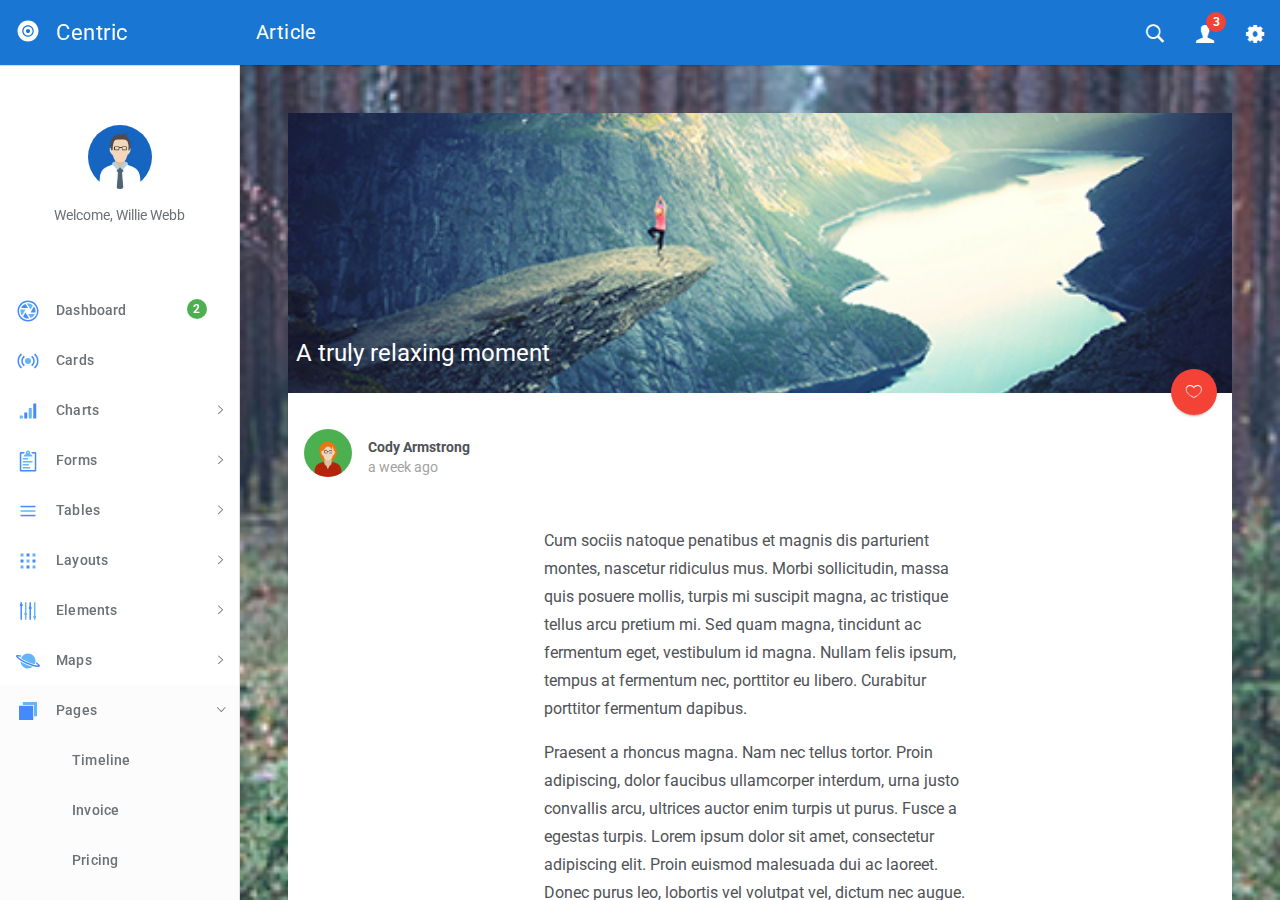
<file: src/blog.article.html>
<!DOCTYPE html>
<html lang="en">
  <head>
    <meta charset="utf-8">
    <meta name="viewport" content="width=device-width, initial-scale=1, maximum-scale=1">
    <meta name="description" content="Bootstrap Admin Template">
    <meta name="keywords" content="app, responsive, jquery, bootstrap, dashboard, admin">
    <title>Centric - Bootstrap Admin Template</title>
    <!-- Vendor styles-->
    <!-- build:css(../app) css/vendor.css-->
    <!-- Animate.CSS-->
    <link rel="stylesheet" href="assets/vendor/animate.css/animate.css">
    <!-- Bootstrap-->
    <link rel="stylesheet" href="assets/vendor/bootstrap/dist/css/bootstrap.min.css">
    <!-- Ionicons-->
    <link rel="stylesheet" href="assets/vendor/ionicons/css/ionicons.css">
    <!-- Bluimp Gallery-->
    <link rel="stylesheet" href="assets/vendor/blueimp-gallery/css/blueimp-gallery.css">
    <link rel="stylesheet" href="assets/vendor/blueimp-gallery/css/blueimp-gallery-indicator.css">
    <link rel="stylesheet" href="assets/vendor/blueimp-gallery/css/blueimp-gallery-video.css">
    <!-- Datepicker-->
    <link rel="stylesheet" href="assets/vendor/bootstrap-datepicker/dist/css/bootstrap-datepicker3.css">
    <!-- Rickshaw-->
    <link rel="stylesheet" href="assets/vendor/rickshaw/rickshaw.css">
    <!-- Select2-->
    <link rel="stylesheet" href="assets/vendor/select2/dist/css/select2.css">
    <!-- Clockpicker-->
    <link rel="stylesheet" href="assets/vendor/clockpicker/dist/bootstrap-clockpicker.css">
    <!-- Range Slider-->
    <link rel="stylesheet" href="assets/vendor/nouislider/distribute/nouislider.min.css">
    <!-- ColorPicker-->
    <link rel="stylesheet" href="assets/vendor/mjolnic-bootstrap-colorpicker/dist/css/bootstrap-colorpicker.css">
    <!-- Summernote-->
    <link rel="stylesheet" href="assets/vendor/summernote/dist/summernote.css">
    <!-- Dropzone-->
    <link rel="stylesheet" href="assets/vendor/dropzone/dist/basic.css">
    <link rel="stylesheet" href="assets/vendor/dropzone/dist/dropzone.css">
    <!-- Xeditable-->
    <link rel="stylesheet" href="assets/vendor/x-editable/dist/bootstrap3-editable/css/bootstrap-editable.css">
    <!-- Bootgrid-->
    <link rel="stylesheet" href="assets/vendor/jquery.bootgrid/dist/jquery.bootgrid.css">
    <!-- Datatables-->
    <link rel="stylesheet" href="assets/vendor/datatables/media/css/jquery.dataTables.css">
    <!-- Sweet Alert-->
    <link rel="stylesheet" href="assets/vendor/sweetalert/dist/sweetalert.css">
    <!-- Loaders.CSS-->
    <link rel="stylesheet" href="assets/vendor/loaders.css/loaders.css">
    <!-- Material Floating Button-->
    <link rel="stylesheet" href="assets/vendor/ng-material-floating-button/mfb/dist/mfb.css">
    <!-- Material Colors-->
    <link rel="stylesheet" href="assets/vendor/material-colors/dist/colors.css">
    <!-- endbuild-->
    <!-- Application styles-->
    <link rel="stylesheet" href="assets/css/app.css">
  </head>
  <body class="theme-1">
    <div class="layout-container">
      <!-- top navbar-->
      <header class="header-container">
        <nav>
          <ul class="visible-xs visible-sm">
            <li><a id="sidebar-toggler" href="#" class="menu-link menu-link-slide"><span><em></em></span></a></li>
          </ul>
          <ul class="hidden-xs">
            <li><a id="offcanvas-toggler" href="#" class="menu-link menu-link-slide"><span><em></em></span></a></li>
          </ul>
          <h2 class="header-title">Article</h2>
          <ul class="pull-right">
            <li><a id="header-search" href="#" class="ripple"><em class="ion-ios-search-strong"></em></a></li>
            <li class="dropdown"><a href="#" data-toggle="dropdown" class="dropdown-toggle has-badge ripple"><em class="ion-person"></em><sup class="badge bg-danger">3</sup></a>
              <ul class="dropdown-menu dropdown-menu-right md-dropdown-menu">
                <li><a href="profile.html"><em class="ion-home icon-fw"></em>Profile</a></li>
                <li><a href="messages.html"><em class="ion-gear-a icon-fw"></em>Messages</a></li>
                <li role="presentation" class="divider"></li>
                <li><a href="user.login.html"><em class="ion-log-out icon-fw"></em>Logout</a></li>
              </ul>
            </li>
            <li><a id="header-settings" href="#" class="ripple"><em class="ion-gear-b"></em></a></li>
          </ul>
        </nav>
      </header>
      <!-- sidebar-->
      <aside class="sidebar-container">
        <div class="sidebar-header">
          <div class="pull-right pt-lg text-muted hidden"><em class="ion-close-round"></em></div><a href="#" class="sidebar-header-logo"><img src="assets/img/logo.png" data-svg-replace="assets/img/logo.svg" alt="Logo"><span class="sidebar-header-logo-text">Centric</span></a>
        </div>
        <div class="sidebar-content">
          <div class="sidebar-toolbar text-center"><a href=""><img src="assets/img/user/01.jpg" alt="Profile" class="img-circle thumb64"></a>
            <div class="mt">Welcome, Willie Webb</div>
          </div>
          <nav class="sidebar-nav">
            <ul>
              <li><a href="dashboard.html" class="ripple"><span class="pull-right nav-label"><span class="badge bg-success">2</span></span><span class="nav-icon"><img src="" data-svg-replace="assets/img/icons/aperture.svg" alt="MenuItem" class="hidden"></span><span>Dashboard</span></a></li>
              <li><a href="cards.html" class="ripple"><span class="pull-right nav-label"></span><span class="nav-icon"><img src="" data-svg-replace="assets/img/icons/radio-waves.svg" alt="MenuItem" class="hidden"></span><span>Cards</span></a></li>
              <li><a href="#" class="ripple"><span class="pull-right nav-caret"><em class="ion-ios-arrow-right"></em></span><span class="pull-right nav-label"></span><span class="nav-icon"><img src="" data-svg-replace="assets/img/icons/connection-bars.svg" alt="MenuItem" class="hidden"></span><span>Charts</span></a>
                <ul class="sidebar-subnav">
                  <li><a href="flot.html" class="ripple"><span class="pull-right nav-label"></span><span>Flot</span></a></li>
                  <li><a href="radial.html" class="ripple"><span class="pull-right nav-label"></span><span>Radial</span></a></li>
                  <li><a href="rickshaw.html" class="ripple"><span class="pull-right nav-label"></span><span>Rickshaw</span></a></li>
                </ul>
              </li>
              <li><a href="#" class="ripple"><span class="pull-right nav-caret"><em class="ion-ios-arrow-right"></em></span><span class="pull-right nav-label"></span><span class="nav-icon"><img src="" data-svg-replace="assets/img/icons/clipboard.svg" alt="MenuItem" class="hidden"></span><span>Forms</span></a>
                <ul class="sidebar-subnav">
                  <li><a href="forms.classic.html" class="ripple"><span class="pull-right nav-label"></span><span>Classic</span></a></li>
                  <li><a href="validation.html" class="ripple"><span class="pull-right nav-label"></span><span>Validation</span></a></li>
                  <li><a href="forms.advanced.html" class="ripple"><span class="pull-right nav-label"></span><span>Advanced</span></a></li>
                  <li><a href="material.html" class="ripple"><span class="pull-right nav-label"></span><span>Material</span></a></li>
                  <li><a href="editor.html" class="ripple"><span class="pull-right nav-label"></span><span>Editors</span></a></li>
                  <li><a href="dropzone.html" class="ripple"><span class="pull-right nav-label"></span><span>Dropzone</span></a></li>
                  <li><a href="xeditable.html" class="ripple"><span class="pull-right nav-label"></span><span>xEditable</span></a></li>
                  <li><a href="wizard.html" class="ripple"><span class="pull-right nav-label"></span><span>Wizard</span></a></li>
                </ul>
              </li>
              <li><a href="#" class="ripple"><span class="pull-right nav-caret"><em class="ion-ios-arrow-right"></em></span><span class="pull-right nav-label"></span><span class="nav-icon"><img src="" data-svg-replace="assets/img/icons/navicon.svg" alt="MenuItem" class="hidden"></span><span>Tables</span></a>
                <ul id="tables" class="sidebar-subnav">
                  <li><a href="tables.classic.html" class="ripple"><span class="pull-right nav-label"></span><span>Classic</span></a></li>
                  <li><a href="datatable.html" class="ripple"><span class="pull-right nav-label"></span><span>Datatable</span></a></li>
                  <li><a href="bootgrid.html" class="ripple"><span class="pull-right nav-label"></span><span>Bootgrid</span></a></li>
                </ul>
              </li>
              <li><a href="#" class="ripple"><span class="pull-right nav-caret"><em class="ion-ios-arrow-right"></em></span><span class="pull-right nav-label"></span><span class="nav-icon"><img src="" data-svg-replace="assets/img/icons/grid.svg" alt="MenuItem" class="hidden"></span><span>Layouts</span></a>
                <ul id="layouts" class="sidebar-subnav">
                  <li><a href="layouts.columns.html" class="ripple"><span class="pull-right nav-label"></span><span>Columns</span></a></li>
                  <li><a href="layouts.overlap.html" class="ripple"><span class="pull-right nav-label"></span><span>Overlap</span></a></li>
                  <li><a href="layouts.boxed.html" class="ripple"><span class="pull-right nav-label"></span><span>Boxed</span></a></li>
                  <li><a href="layouts.tabs.html" class="ripple"><span class="pull-right nav-label"></span><span>Tabs</span></a></li>
                  <li><a href="layouts.containers.html" class="ripple"><span class="pull-right nav-label"></span><span>Containers</span></a></li>
                </ul>
              </li>
              <li><a href="#" class="ripple"><span class="pull-right nav-caret"><em class="ion-ios-arrow-right"></em></span><span class="pull-right nav-label"></span><span class="nav-icon"><img src="" data-svg-replace="assets/img/icons/levels.svg" alt="MenuItem" class="hidden"></span><span>Elements</span></a>
                <ul id="elements" class="sidebar-subnav">
                  <li><a href="colors.html" class="ripple"><span class="pull-right nav-label"></span><span>Colors</span></a></li>
                  <li><a href="whiteframes.html" class="ripple"><span class="pull-right nav-label"></span><span>Whiteframes</span></a></li>
                  <li><a href="lists.html" class="ripple"><span class="pull-right nav-label"></span><span>Lists</span></a></li>
                  <li><a href="bootstrapui.html" class="ripple"><span class="pull-right nav-label"></span><span>Bootstrap</span></a></li>
                  <li><a href="buttons.html" class="ripple"><span class="pull-right nav-label"></span><span>Buttons</span></a></li>
                  <li><a href="sweetalert.html"><span class="pull-right nav-label"></span><span>Sweet-alert</span></a></li>
                  <li><a href="spinners.html" class="ripple"><span class="pull-right nav-label"></span><span>Spinners</span></a></li>
                  <li><a href="nestable.html" class="ripple"><span class="pull-right nav-label"></span><span>Nestable</span></a></li>
                  <li><a href="grid.html" class="ripple"><span class="pull-right nav-label"></span><span>Grid</span></a></li>
                  <li><a href="grid-masonry.html" class="ripple"><span class="pull-right nav-label"></span><span>Grid Masonry</span></a></li>
                  <li><a href="typography.html" class="ripple"><span class="pull-right nav-label"></span><span>Typography</span></a></li>
                  <li><a href="icons.html" class="ripple"><span class="pull-right nav-label"></span><span>Icons</span></a></li>
                  <li><a href="utilities.html" class="ripple"><span class="pull-right nav-label"></span><span>Utilities</span></a></li>
                </ul>
              </li>
              <li><a href="#" class="ripple"><span class="pull-right nav-caret"><em class="ion-ios-arrow-right"></em></span><span class="pull-right nav-label"></span><span class="nav-icon"><img src="" data-svg-replace="assets/img/icons/planet.svg" alt="MenuItem" class="hidden"></span><span>Maps</span></a>
                <ul id="maps" class="sidebar-subnav">
                  <li><a href="google-map-full.html" class="ripple"><span class="pull-right nav-label"></span><span>Google Maps Full</span></a></li>
                  <li><a href="google-map.html" class="ripple"><span class="pull-right nav-label"></span><span>Google Maps</span></a></li>
                  <li><a href="vector-map.html" class="ripple"><span class="pull-right nav-label"></span><span>Vector Maps</span></a></li>
                  <li><a href="datamaps.html" class="ripple"><span class="pull-right nav-label"></span><span>Datamaps</span></a></li>
                </ul>
              </li>
              <li><a href="#" class="ripple"><span class="pull-right nav-caret"><em class="ion-ios-arrow-right"></em></span><span class="pull-right nav-label"></span><span class="nav-icon"><img src="" data-svg-replace="assets/img/icons/ios-browsers.svg" alt="MenuItem" class="hidden"></span><span>Pages</span></a>
                <ul id="pages" class="sidebar-subnav">
                  <li><a href="timeline.html" class="ripple"><span class="pull-right nav-label"></span><span>Timeline</span></a></li>
                  <li><a href="invoice.html" class="ripple"><span class="pull-right nav-label"></span><span>Invoice</span></a></li>
                  <li><a href="pricing.html" class="ripple"><span class="pull-right nav-label"></span><span>Pricing</span></a></li>
                  <li><a href="contacts.html" class="ripple"><span class="pull-right nav-label"></span><span>Contacts</span></a></li>
                  <li><a href="faq.html" class="ripple"><span class="pull-right nav-label"></span><span>FAQ</span></a></li>
                  <li><a href="projects.html" class="ripple"><span class="pull-right nav-label"></span><span>Projects</span></a></li>
                  <li><a href="blog.html" class="ripple"><span class="pull-right nav-label"></span><span>Blog</span></a></li>
                  <li><a href="blog.article.html" class="ripple"><span class="pull-right nav-label"></span><span>Article</span></a></li>
                  <li><a href="profile.html" class="ripple"><span class="pull-right nav-label"></span><span>Profile</span></a></li>
                  <li><a href="gallery.html" class="ripple"><span class="pull-right nav-label"></span><span>Gallery</span></a></li>
                  <li><a href="wall.html" class="ripple"><span class="pull-right nav-label"></span><span>Wall</span></a></li>
                  <li><a href="search.html" class="ripple"><span class="pull-right nav-label"></span><span>Search</span></a></li>
                  <li><a href="messages.html" class="ripple"><span class="pull-right nav-label"></span><span>Messages Board</span></a></li>
                </ul>
              </li>
              <li><a href="#" class="ripple"><span class="pull-right nav-caret"><em class="ion-ios-arrow-right"></em></span><span class="pull-right nav-label"></span><span class="nav-icon"><img src="" data-svg-replace="assets/img/icons/person-stalker.svg" alt="MenuItem" class="hidden"></span><span>User</span></a>
                <ul id="user" class="sidebar-subnav">
                  <li><a href="login.html" class="ripple"><span class="pull-right nav-label"></span><span>Login</span></a></li>
                  <li><a href="signup.html" class="ripple"><span class="pull-right nav-label"></span><span>Signup</span></a></li>
                  <li><a href="lock.html" class="ripple"><span class="pull-right nav-label"></span><span>Lock</span></a></li>
                  <li><a href="recover.html" class="ripple"><span class="pull-right nav-label"></span><span>Recover</span></a></li>
                </ul>
              </li>
              <li><a href="../../angularjs/" class="ripple"><span class="nav-icon"><em class="ion-android-open"></em></span><span>AngularJS</span></a></li>
            </ul>
          </nav>
        </div>
      </aside>
      <div class="sidebar-layout-obfuscator"></div>
      <!-- Main section-->
      <main class="main-container">
        <!-- Page content-->
        <section>
          <div class="container-fluid bg-full bg-pic1">
            <div class="container container-md">
              <div class="card animated fadeInUp b0">
                <div class="card-item card-media bg-pic4">
                  <div class="card-item-text bg-transparent">
                    <h4>A truly relaxing moment</h4>
                  </div>
                </div>
                <div class="card-offset">
                  <div class="card-offset-item text-right">
                    <button type="button" class="btn-raised btn btn-danger btn-circle btn-lg"><em class="ion-ios-heart-outline"></em></button>
                  </div>
                </div>
                <div class="card-body pt0">
                  <div class="clearfix">
                    <p class="pull-left mr"><a href="#"><img src="assets/img/user/02.jpg" alt="User" class="img-circle thumb48"></a></p>
                    <div class="oh">
                      <div class="mt-sm"><strong class="mr-sm">Cody Armstrong</strong></div>
                      <div class="clearfix">
                        <div class="pull-left text-muted"><span>a week ago</span></div>
                      </div>
                    </div>
                  </div>
                  <div class="container container-xs reader-block">
                    <p>Cum sociis natoque penatibus et magnis dis parturient montes, nascetur ridiculus mus. Morbi sollicitudin, massa quis posuere mollis, turpis mi suscipit magna, ac tristique tellus arcu pretium mi. Sed quam magna, tincidunt ac fermentum eget, vestibulum id magna. Nullam felis ipsum, tempus at fermentum nec, porttitor eu libero. Curabitur porttitor fermentum dapibus.</p>
                    <p>Praesent a rhoncus magna. Nam nec tellus tortor. Proin adipiscing, dolor faucibus ullamcorper interdum, urna justo convallis arcu, ultrices auctor enim turpis ut purus. Fusce a egestas turpis. Lorem ipsum dolor sit amet, consectetur adipiscing elit. Proin euismod malesuada dui ac laoreet. Donec purus leo, lobortis vel volutpat vel, dictum nec augue. Proin ullamcorper lectus ut libero blandit pretium.</p>
                    <p class="text-center"><img src="assets/img/pic5.jpg" alt="Article Image" class="img-thumbnail"></p>
                    <p>Cras fringilla ipsum sed elit sodales malesuada. Nam sem magna, tristique non facilisis a, porta ut elit. Vestibulum mauris nisl, dictum vitae dapibus iaculis, tempor sed libero. Ut vestibulum est eget justo facilisis ullamcorper. Pellentesque sodales aliquam lorem, eu tempor enim pretium ac. Aliquam vitae purus dolor. Etiam odio ante, placerat eu accumsan ut, consectetur vel mi. Ut eu aliquam orci.</p>
                  </div>
                </div>
                <div class="card-body bg-gray-lighter">
                  <form action="" class="mt">
                    <div class="input-group mda-input-group">
                      <div class="mda-form-group float-label">
                        <div class="mda-form-control">
                          <textarea rows="1" aria-multiline="true" tabindex="0" aria-invalid="false" class="form-control"></textarea>
                          <div class="mda-form-control-line"></div>
                          <label class="m0">Comments</label>
                        </div><span class="mda-form-msg right">Any message here</span>
                      </div><span class="input-group-btn">
                        <button type="button" class="btn btn-flat btn-success btn-circle"><em class="ion-checkmark-round"></em></button></span>
                    </div>
                  </form>
                  <div class="mt">
                    <div class="media">
                      <div class="media-left"><a href="#"><img src="assets/img/user/01.jpg" alt="Image Post" class="media-object img-circle thumb48"></a></div>
                      <div class="media-body">
                        <h6 class="mt0 mb-sm">Joel Murray<small class="text-muted">2 days ago</small></h6>
                        <div class="mb">Pellentesque mauris orci, lobortis in tristique mollis, consequat eu magna.</div>
                        <ul class="list-inline">
                          <li><a href="#" class="text-soft"><em class="ion-thumbsup icon-2x"></em></a></li>
                          <li><a href="#" class="text-soft"><em class="ion-thumbsdown icon-2x"></em></a></li>
                          <li><a href="#" class="text-soft"><em class="ion-android-share-alt icon-2x"></em></a></li>
                        </ul>
                      </div>
                    </div>
                    <div class="media">
                      <div class="media-left"><a href="#"><img src="assets/img/user/02.jpg" alt="Image Post" class="media-object img-circle thumb48"></a></div>
                      <div class="media-body">
                        <h6 class="mt0 mb-sm">Daryl Parker<small class="text-muted">2 days ago</small></h6>
                        <div class="mb">Duis elit dolor, gravida vitae varius in, viverra eu nibh. In sit amet accumsan arcu.</div>
                        <ul class="list-inline">
                          <li><a href="#" class="text-soft"><em class="ion-thumbsup icon-2x"></em></a></li>
                          <li><a href="#" class="text-soft"><em class="ion-thumbsdown icon-2x"></em></a></li>
                          <li><a href="#" class="text-soft"><em class="ion-android-share-alt icon-2x"></em></a></li>
                        </ul>
                        <div class="media">
                          <div class="media-left"><a href="#"><img src="assets/img/user/03.jpg" alt="Image Post" class="media-object img-circle thumb48"></a></div>
                          <div class="media-body">
                            <h6 class="mt0 mb-sm">Eddie Kelly<small class="text-muted">2 days ago</small></h6>
                            <div class="mb">Pellentesque habitant morbi tristique senectus et netus et malesuada fames ac turpis egestas. Nulla condimentum viverra vestibulum. Fusce eleifend ornare ante at dignissim.</div>
                            <ul class="list-inline">
                              <li><a href="#" class="text-soft"><em class="ion-thumbsup icon-2x"></em></a></li>
                              <li><a href="#" class="text-soft"><em class="ion-thumbsdown icon-2x"></em></a></li>
                              <li><a href="#" class="text-soft"><em class="ion-android-share-alt icon-2x"></em></a></li>
                            </ul>
                          </div>
                        </div>
                      </div>
                    </div>
                  </div>
                </div>
              </div>
              <div class="clearfix mv-lg">
                <h5 class="pull-left"><a href="#" class="btn btn-circle btn-default"><em class="ion-ios-arrow-thin-left icon-2x"></em></a><span class="ml text-white">Older</span></h5>
                <h5 class="pull-right"><span class="mr text-white">Newer</span><a href="#" class="btn btn-circle btn-default"><em class="ion-ios-arrow-thin-right icon-2x"></em></a></h5>
              </div>
            </div>
          </div>
        </section>
        <!-- Page footer-->
        <footer><span>2017 - Centric app.</span></footer>
      </main>
    </div>
    <!-- Search template-->
    <div tabindex="-1" role="dialog" class="modal modal-top fade modal-search">
      <div class="modal-dialog">
        <div class="modal-content">
          <div class="modal-body">
            <div class="pull-left">
              <button type="button" data-dismiss="modal" class="btn btn-flat"><em class="ion-arrow-left-c icon-24"></em></button>
            </div>
            <div class="pull-right">
              <button type="button" class="btn btn-flat"><em class="ion-android-microphone icon-24"></em></button>
            </div>
            <form action="#" class="oh">
              <div class="mda-form-control pt0">
                <input type="text" placeholder="Search.." data-localize="header.SEARCH" class="form-control header-input-search">
                <div class="mda-form-control-line"></div>
              </div>
            </form>
          </div>
        </div>
      </div>
    </div>
    <!-- End Search template-->
    <!-- Settings template-->
    <div tabindex="-1" role="dialog" class="modal-settings modal modal-right fade">
      <div class="modal-dialog modal-lg">
        <div class="modal-content">
          <div class="modal-header">
            <div data-dismiss="modal" class="pull-right clickable"><em class="ion-close-round text-soft"></em></div>
            <h4 class="modal-title"><span>Settings</span></h4>
          </div>
          <div class="modal-body">
            <div class="clearfix mb">
              <div class="pull-left wd-tiny mb">
                <div class="setting-color">
                  <label class="preview-theme-1">
                    <input type="radio" checked="checked" name="setting-theme" value="0"><span class="ion-checkmark-round"></span>
                    <div class="t-grid">
                      <div class="t-row">
                        <div class="t-col preview-header"></div>
                        <div class="t-col preview-sidebar"></div>
                        <div class="t-col preview-content"></div>
                      </div>
                    </div>
                  </label>
                </div>
              </div>
              <div class="pull-left wd-tiny mb">
                <div class="setting-color">
                  <label class="preview-theme-2">
                    <input type="radio" name="setting-theme" value="1"><span class="ion-checkmark-round"></span>
                    <div class="t-grid">
                      <div class="t-row">
                        <div class="t-col preview-header"></div>
                        <div class="t-col preview-sidebar"></div>
                        <div class="t-col preview-content"></div>
                      </div>
                    </div>
                  </label>
                </div>
              </div>
              <div class="pull-left wd-tiny mb">
                <div class="setting-color">
                  <label class="preview-theme-3">
                    <input type="radio" name="setting-theme" value="2"><span class="ion-checkmark-round"></span>
                    <div class="t-grid">
                      <div class="t-row">
                        <div class="t-col preview-header"></div>
                        <div class="t-col preview-sidebar"></div>
                        <div class="t-col preview-content"></div>
                      </div>
                    </div>
                  </label>
                </div>
              </div>
              <div class="pull-left wd-tiny mb">
                <div class="setting-color">
                  <label class="preview-theme-4">
                    <input type="radio" name="setting-theme" value="3"><span class="ion-checkmark-round"></span>
                    <div class="t-grid">
                      <div class="t-row">
                        <div class="t-col preview-header"></div>
                        <div class="t-col preview-sidebar"></div>
                        <div class="t-col preview-content"></div>
                      </div>
                    </div>
                  </label>
                </div>
              </div>
              <div class="pull-left wd-tiny mb">
                <div class="setting-color">
                  <label class="preview-theme-5">
                    <input type="radio" name="setting-theme" value="4"><span class="ion-checkmark-round"></span>
                    <div class="t-grid">
                      <div class="t-row">
                        <div class="t-col preview-header"></div>
                        <div class="t-col preview-sidebar"></div>
                        <div class="t-col preview-content"></div>
                      </div>
                    </div>
                  </label>
                </div>
              </div>
              <div class="pull-left wd-tiny mb">
                <div class="setting-color">
                  <label class="preview-theme-6">
                    <input type="radio" name="setting-theme" value="5"><span class="ion-checkmark-round"></span>
                    <div class="t-grid">
                      <div class="t-row">
                        <div class="t-col preview-header"></div>
                        <div class="t-col preview-sidebar"></div>
                        <div class="t-col preview-content"></div>
                      </div>
                    </div>
                  </label>
                </div>
              </div>
              <div class="pull-left wd-tiny mb">
                <div class="setting-color">
                  <label class="preview-theme-7">
                    <input type="radio" name="setting-theme" value="6"><span class="ion-checkmark-round"></span>
                    <div class="t-grid">
                      <div class="t-row">
                        <div class="t-col preview-header"></div>
                        <div class="t-col preview-sidebar"></div>
                        <div class="t-col preview-content"></div>
                      </div>
                    </div>
                  </label>
                </div>
              </div>
              <div class="pull-left wd-tiny mb">
                <div class="setting-color">
                  <label class="preview-theme-8">
                    <input type="radio" name="setting-theme" value="7"><span class="ion-checkmark-round"></span>
                    <div class="t-grid">
                      <div class="t-row">
                        <div class="t-col preview-header"></div>
                        <div class="t-col preview-sidebar"></div>
                        <div class="t-col preview-content"></div>
                      </div>
                    </div>
                  </label>
                </div>
              </div>
              <div class="pull-left wd-tiny mb">
                <div class="setting-color">
                  <label class="preview-theme-9">
                    <input type="radio" name="setting-theme" value="8"><span class="ion-checkmark-round"></span>
                    <div class="t-grid">
                      <div class="t-row">
                        <div class="t-col preview-header"></div>
                        <div class="t-col preview-sidebar"></div>
                        <div class="t-col preview-content"></div>
                      </div>
                    </div>
                  </label>
                </div>
              </div>
            </div>
            <hr>
            <p>
              <label class="mda-checkbox">
                <input id="sidebar-showheader" type="checkbox" checked=""><em class="bg-indigo-500"></em>Sidebar header
              </label>
            </p>
            <p>
              <label class="mda-checkbox">
                <input id="sidebar-showtoolbar" type="checkbox" checked=""><em class="bg-indigo-500"></em>Sidebar toolbar
              </label>
            </p>
            <p>
              <label class="mda-checkbox">
                <input id="sidebar-offcanvas" type="checkbox"><em class="bg-indigo-500"></em>Sidebar offcanvas
              </label>
            </p>
            <hr>
            <p>Navigation icon</p>
            <p>
              <label class="mda-radio">
                <input type="radio" name="headerMenulink" value="menu-link-close"><em class="bg-indigo-500"></em>Close icon
              </label>
            </p>
            <p>
              <label class="mda-radio">
                <input type="radio" checked="" name="headerMenulink" value="menu-link-slide"><em class="bg-indigo-500"></em>Slide arrow
              </label>
            </p>
            <p>
              <label class="mda-radio">
                <input type="radio" name="headerMenulink" value="menu-link-arrow"><em class="bg-indigo-500"></em>Big arrow
              </label>
            </p>
            <hr>
            <button type="button" data-toggle-fullscreen="" class="btn btn-default btn-raised">Toggle fullscreen</button>
            <hr>
            <p>Change language</p>
            <!-- START Language list-->
            <div class="btn-group">
              <button type="button" data-toggle="dropdown" class="btn btn-default btn-block btn-raised">English</button>
              <ul role="menu" class="dropdown-menu dropdown-menu-right animated fadeInUpShort">
                <li><a href="#" data-set-lang="en">English</a></li>
                <li><a href="#" data-set-lang="es">Spanish</a></li>
              </ul>
            </div>
            <!-- END Language list-->
          </div>
        </div>
      </div>
    </div>
    <!-- End Settings template-->
    <!-- Google Maps API-->
    <script type="text/javascript" src="http://maps.google.com/maps/api/js?key=AIzaSyD_MleSHludEfiKUi1CCyumkv74Pm4u8Is"></script>
    <!-- build:js(../app) js/vendor.js-->
    <!-- Modernizr-->
    <script src="assets/vendor/modernizr/modernizr.custom.js"></script>
    <!-- jQuery-->
    <script src="assets/vendor/jquery/dist/jquery.js"></script>
    <!-- Bootstrap-->
    <script src="assets/vendor/bootstrap/dist/js/bootstrap.js"></script>
    <!-- jQuery Browser-->
    <script src="assets/vendor/jquery.browser/dist/jquery.browser.js"></script>
    <!-- Material Colors-->
    <script src="assets/vendor/material-colors/dist/colors.js"></script>
    <!-- Bootstrap Filestyle-->
    <script src="assets/vendor/bootstrap-filestyle/src/bootstrap-filestyle.js"></script>
    <!-- Flot charts-->
    <script src="assets/vendor/flot/jquery.flot.js"></script>
    <script src="assets/vendor/flot/jquery.flot.categories.js"></script>
    <script src="assets/vendor/flot-spline/js/jquery.flot.spline.js"></script>
    <script src="assets/vendor/flot.tooltip/js/jquery.flot.tooltip.js"></script>
    <script src="assets/vendor/flot/jquery.flot.resize.js"></script>
    <script src="assets/vendor/flot/jquery.flot.pie.js"></script>
    <script src="assets/vendor/flot/jquery.flot.time.js"></script>
    <script src="assets/vendor/sidebysideimproved/jquery.flot.orderBars.js"></script>
    <!-- jVector Maps-->
    <script src="assets/vendor/ika.jvectormap/jquery-jvectormap-1.2.2.min.js"></script>
    <script src="assets/vendor/ika.jvectormap/jquery-jvectormap-us-mill-en.js"></script>
    <script src="assets/vendor/ika.jvectormap/jquery-jvectormap-world-mill-en.js"></script>
    <!-- Easypie Charts-->
    <script src="assets/vendor/jquery.easy-pie-chart/dist/jquery.easypiechart.js"></script>
    <!-- Screenfull-->
    <script src="assets/vendor/screenfull/dist/screenfull.js"></script>
    <!-- Sparkline-->
    <script src="assets/vendor/sparkline/index.js"></script>
    <!-- Datepicker-->
    <script src="assets/vendor/bootstrap-datepicker/js/bootstrap-datepicker.js"></script>
    <!-- jQuery Knob charts-->
    <script src="assets/vendor/jquery-knob/js/jquery.knob.js"></script>
    <!-- Rickshaw-->
    <script src="assets/vendor/d3/d3.js"></script>
    <script src="assets/vendor/rickshaw/rickshaw.js"></script>
    <!-- jQuery Form Validation-->
    <script src="assets/vendor/jquery-validation/dist/jquery.validate.js"></script>
    <script src="assets/vendor/jquery-validation/dist/additional-methods.js"></script>
    <!-- JQUERY STEPS-->
    <script src="assets/vendor/jquery.steps/build/jquery.steps.js"></script>
    <!-- Select2-->
    <script src="assets/vendor/select2/dist/js/select2.js"></script>
    <!-- Clockpicker-->
    <script src="assets/vendor/clockpicker/dist/bootstrap-clockpicker.js"></script>
    <!-- Range Slider-->
    <script src="assets/vendor/nouislider/distribute/nouislider.js"></script>
    <!-- ColorPicker-->
    <script src="assets/vendor/mjolnic-bootstrap-colorpicker/dist/js/bootstrap-colorpicker.js"></script>
    <!-- Summernote-->
    <script src="assets/vendor/summernote/dist/summernote.js"></script>
    <!-- Dropzone-->
    <script src="assets/vendor/dropzone/dist/dropzone.js"></script>
    <!-- Xeditable-->
    <script src="assets/vendor/x-editable/dist/bootstrap3-editable/js/bootstrap-editable.js"></script>
    <!-- Momentjs-->
    <script src="assets/vendor/moment/min/moment-with-locales.js"></script>
    <!-- Google Maps-->
    <script src="assets/vendor/gmaps/gmaps.js"></script>
    <!-- Bootgrid-->
    <script src="assets/vendor/jquery.bootgrid/dist/jquery.bootgrid.js"></script>
    <script src="assets/vendor/jquery.bootgrid/dist/jquery.bootgrid.fa.js"></script>
    <!-- Datatables-->
    <script src="assets/vendor/datatables/media/js/jquery.dataTables.js"></script>
    <!-- Nestable-->
    <script src="assets/vendor/nestable/jquery.nestable.js"></script>
    <!-- Sweet Alert-->
    <script src="assets/vendor/sweetalert/dist/sweetalert-dev.js"></script>
    <!-- Masonry-->
    <script src="assets/vendor/masonry/dist/masonry.pkgd.js"></script>
    <!-- Images Loaded-->
    <script src="assets/vendor/imagesloaded/imagesloaded.pkgd.js"></script>
    <!-- Loaders.CSS-->
    <script src="assets/vendor/loaders.css/loaders.css.js"></script>
    <!-- jQuery Localize-->
    <script src="assets/vendor/jquery-localize-i18n/dist/jquery.localize.js"></script>
    <!-- Blueimp Gallery-->
    <script src="assets/vendor/blueimp-gallery/js/blueimp-helper.js"></script>
    <script src="assets/vendor/blueimp-gallery/js/blueimp-gallery.js"></script>
    <script src="assets/vendor/blueimp-gallery/js/blueimp-gallery-fullscreen.js"></script>
    <script src="assets/vendor/blueimp-gallery/js/blueimp-gallery-indicator.js"></script>
    <script src="assets/vendor/blueimp-gallery/js/blueimp-gallery-video.js"></script>
    <script src="assets/vendor/blueimp-gallery/js/blueimp-gallery-vimeo.js"></script>
    <script src="assets/vendor/blueimp-gallery/js/blueimp-gallery-youtube.js"></script>
    <script src="assets/vendor/blueimp-gallery/js/jquery.blueimp-gallery.js"></script>
    <!-- Datamaps-->
    <script src="assets/vendor/topojson/topojson.min.js"></script>
    <script src="assets/vendor/datamaps/dist/datamaps.all.js"></script>
    <!-- endbuild-->
    <!-- App script-->
    <script src="assets/js/app.js"></script>
  </body>
</html>
</file>
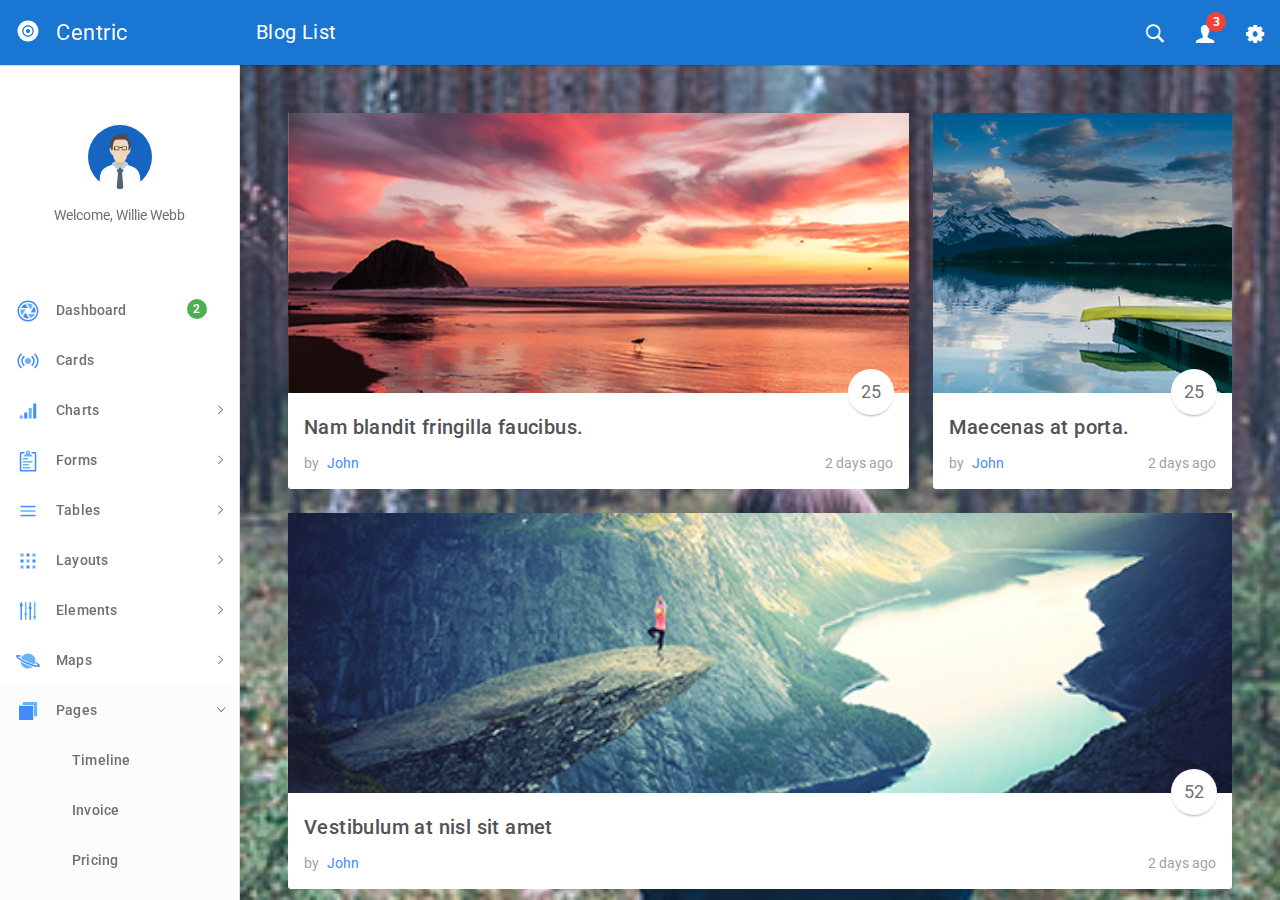
<file: src/blog.html>
<!DOCTYPE html>
<html lang="en">
  <head>
    <meta charset="utf-8">
    <meta name="viewport" content="width=device-width, initial-scale=1, maximum-scale=1">
    <meta name="description" content="Bootstrap Admin Template">
    <meta name="keywords" content="app, responsive, jquery, bootstrap, dashboard, admin">
    <title>Centric - Bootstrap Admin Template</title>
    <!-- Vendor styles-->
    <!-- build:css(../app) css/vendor.css-->
    <!-- Animate.CSS-->
    <link rel="stylesheet" href="assets/vendor/animate.css/animate.css">
    <!-- Bootstrap-->
    <link rel="stylesheet" href="assets/vendor/bootstrap/dist/css/bootstrap.min.css">
    <!-- Ionicons-->
    <link rel="stylesheet" href="assets/vendor/ionicons/css/ionicons.css">
    <!-- Bluimp Gallery-->
    <link rel="stylesheet" href="assets/vendor/blueimp-gallery/css/blueimp-gallery.css">
    <link rel="stylesheet" href="assets/vendor/blueimp-gallery/css/blueimp-gallery-indicator.css">
    <link rel="stylesheet" href="assets/vendor/blueimp-gallery/css/blueimp-gallery-video.css">
    <!-- Datepicker-->
    <link rel="stylesheet" href="assets/vendor/bootstrap-datepicker/dist/css/bootstrap-datepicker3.css">
    <!-- Rickshaw-->
    <link rel="stylesheet" href="assets/vendor/rickshaw/rickshaw.css">
    <!-- Select2-->
    <link rel="stylesheet" href="assets/vendor/select2/dist/css/select2.css">
    <!-- Clockpicker-->
    <link rel="stylesheet" href="assets/vendor/clockpicker/dist/bootstrap-clockpicker.css">
    <!-- Range Slider-->
    <link rel="stylesheet" href="assets/vendor/nouislider/distribute/nouislider.min.css">
    <!-- ColorPicker-->
    <link rel="stylesheet" href="assets/vendor/mjolnic-bootstrap-colorpicker/dist/css/bootstrap-colorpicker.css">
    <!-- Summernote-->
    <link rel="stylesheet" href="assets/vendor/summernote/dist/summernote.css">
    <!-- Dropzone-->
    <link rel="stylesheet" href="assets/vendor/dropzone/dist/basic.css">
    <link rel="stylesheet" href="assets/vendor/dropzone/dist/dropzone.css">
    <!-- Xeditable-->
    <link rel="stylesheet" href="assets/vendor/x-editable/dist/bootstrap3-editable/css/bootstrap-editable.css">
    <!-- Bootgrid-->
    <link rel="stylesheet" href="assets/vendor/jquery.bootgrid/dist/jquery.bootgrid.css">
    <!-- Datatables-->
    <link rel="stylesheet" href="assets/vendor/datatables/media/css/jquery.dataTables.css">
    <!-- Sweet Alert-->
    <link rel="stylesheet" href="assets/vendor/sweetalert/dist/sweetalert.css">
    <!-- Loaders.CSS-->
    <link rel="stylesheet" href="assets/vendor/loaders.css/loaders.css">
    <!-- Material Floating Button-->
    <link rel="stylesheet" href="assets/vendor/ng-material-floating-button/mfb/dist/mfb.css">
    <!-- Material Colors-->
    <link rel="stylesheet" href="assets/vendor/material-colors/dist/colors.css">
    <!-- endbuild-->
    <!-- Application styles-->
    <link rel="stylesheet" href="assets/css/app.css">
  </head>
  <body class="theme-1">
    <div class="layout-container">
      <!-- top navbar-->
      <header class="header-container">
        <nav>
          <ul class="visible-xs visible-sm">
            <li><a id="sidebar-toggler" href="#" class="menu-link menu-link-slide"><span><em></em></span></a></li>
          </ul>
          <ul class="hidden-xs">
            <li><a id="offcanvas-toggler" href="#" class="menu-link menu-link-slide"><span><em></em></span></a></li>
          </ul>
          <h2 class="header-title">Blog List</h2>
          <ul class="pull-right">
            <li><a id="header-search" href="#" class="ripple"><em class="ion-ios-search-strong"></em></a></li>
            <li class="dropdown"><a href="#" data-toggle="dropdown" class="dropdown-toggle has-badge ripple"><em class="ion-person"></em><sup class="badge bg-danger">3</sup></a>
              <ul class="dropdown-menu dropdown-menu-right md-dropdown-menu">
                <li><a href="profile.html"><em class="ion-home icon-fw"></em>Profile</a></li>
                <li><a href="messages.html"><em class="ion-gear-a icon-fw"></em>Messages</a></li>
                <li role="presentation" class="divider"></li>
                <li><a href="user.login.html"><em class="ion-log-out icon-fw"></em>Logout</a></li>
              </ul>
            </li>
            <li><a id="header-settings" href="#" class="ripple"><em class="ion-gear-b"></em></a></li>
          </ul>
        </nav>
      </header>
      <!-- sidebar-->
      <aside class="sidebar-container">
        <div class="sidebar-header">
          <div class="pull-right pt-lg text-muted hidden"><em class="ion-close-round"></em></div><a href="#" class="sidebar-header-logo"><img src="assets/img/logo.png" data-svg-replace="assets/img/logo.svg" alt="Logo"><span class="sidebar-header-logo-text">Centric</span></a>
        </div>
        <div class="sidebar-content">
          <div class="sidebar-toolbar text-center"><a href=""><img src="assets/img/user/01.jpg" alt="Profile" class="img-circle thumb64"></a>
            <div class="mt">Welcome, Willie Webb</div>
          </div>
          <nav class="sidebar-nav">
            <ul>
              <li><a href="dashboard.html" class="ripple"><span class="pull-right nav-label"><span class="badge bg-success">2</span></span><span class="nav-icon"><img src="" data-svg-replace="assets/img/icons/aperture.svg" alt="MenuItem" class="hidden"></span><span>Dashboard</span></a></li>
              <li><a href="cards.html" class="ripple"><span class="pull-right nav-label"></span><span class="nav-icon"><img src="" data-svg-replace="assets/img/icons/radio-waves.svg" alt="MenuItem" class="hidden"></span><span>Cards</span></a></li>
              <li><a href="#" class="ripple"><span class="pull-right nav-caret"><em class="ion-ios-arrow-right"></em></span><span class="pull-right nav-label"></span><span class="nav-icon"><img src="" data-svg-replace="assets/img/icons/connection-bars.svg" alt="MenuItem" class="hidden"></span><span>Charts</span></a>
                <ul class="sidebar-subnav">
                  <li><a href="flot.html" class="ripple"><span class="pull-right nav-label"></span><span>Flot</span></a></li>
                  <li><a href="radial.html" class="ripple"><span class="pull-right nav-label"></span><span>Radial</span></a></li>
                  <li><a href="rickshaw.html" class="ripple"><span class="pull-right nav-label"></span><span>Rickshaw</span></a></li>
                </ul>
              </li>
              <li><a href="#" class="ripple"><span class="pull-right nav-caret"><em class="ion-ios-arrow-right"></em></span><span class="pull-right nav-label"></span><span class="nav-icon"><img src="" data-svg-replace="assets/img/icons/clipboard.svg" alt="MenuItem" class="hidden"></span><span>Forms</span></a>
                <ul class="sidebar-subnav">
                  <li><a href="forms.classic.html" class="ripple"><span class="pull-right nav-label"></span><span>Classic</span></a></li>
                  <li><a href="validation.html" class="ripple"><span class="pull-right nav-label"></span><span>Validation</span></a></li>
                  <li><a href="forms.advanced.html" class="ripple"><span class="pull-right nav-label"></span><span>Advanced</span></a></li>
                  <li><a href="material.html" class="ripple"><span class="pull-right nav-label"></span><span>Material</span></a></li>
                  <li><a href="editor.html" class="ripple"><span class="pull-right nav-label"></span><span>Editors</span></a></li>
                  <li><a href="dropzone.html" class="ripple"><span class="pull-right nav-label"></span><span>Dropzone</span></a></li>
                  <li><a href="xeditable.html" class="ripple"><span class="pull-right nav-label"></span><span>xEditable</span></a></li>
                  <li><a href="wizard.html" class="ripple"><span class="pull-right nav-label"></span><span>Wizard</span></a></li>
                </ul>
              </li>
              <li><a href="#" class="ripple"><span class="pull-right nav-caret"><em class="ion-ios-arrow-right"></em></span><span class="pull-right nav-label"></span><span class="nav-icon"><img src="" data-svg-replace="assets/img/icons/navicon.svg" alt="MenuItem" class="hidden"></span><span>Tables</span></a>
                <ul id="tables" class="sidebar-subnav">
                  <li><a href="tables.classic.html" class="ripple"><span class="pull-right nav-label"></span><span>Classic</span></a></li>
                  <li><a href="datatable.html" class="ripple"><span class="pull-right nav-label"></span><span>Datatable</span></a></li>
                  <li><a href="bootgrid.html" class="ripple"><span class="pull-right nav-label"></span><span>Bootgrid</span></a></li>
                </ul>
              </li>
              <li><a href="#" class="ripple"><span class="pull-right nav-caret"><em class="ion-ios-arrow-right"></em></span><span class="pull-right nav-label"></span><span class="nav-icon"><img src="" data-svg-replace="assets/img/icons/grid.svg" alt="MenuItem" class="hidden"></span><span>Layouts</span></a>
                <ul id="layouts" class="sidebar-subnav">
                  <li><a href="layouts.columns.html" class="ripple"><span class="pull-right nav-label"></span><span>Columns</span></a></li>
                  <li><a href="layouts.overlap.html" class="ripple"><span class="pull-right nav-label"></span><span>Overlap</span></a></li>
                  <li><a href="layouts.boxed.html" class="ripple"><span class="pull-right nav-label"></span><span>Boxed</span></a></li>
                  <li><a href="layouts.tabs.html" class="ripple"><span class="pull-right nav-label"></span><span>Tabs</span></a></li>
                  <li><a href="layouts.containers.html" class="ripple"><span class="pull-right nav-label"></span><span>Containers</span></a></li>
                </ul>
              </li>
              <li><a href="#" class="ripple"><span class="pull-right nav-caret"><em class="ion-ios-arrow-right"></em></span><span class="pull-right nav-label"></span><span class="nav-icon"><img src="" data-svg-replace="assets/img/icons/levels.svg" alt="MenuItem" class="hidden"></span><span>Elements</span></a>
                <ul id="elements" class="sidebar-subnav">
                  <li><a href="colors.html" class="ripple"><span class="pull-right nav-label"></span><span>Colors</span></a></li>
                  <li><a href="whiteframes.html" class="ripple"><span class="pull-right nav-label"></span><span>Whiteframes</span></a></li>
                  <li><a href="lists.html" class="ripple"><span class="pull-right nav-label"></span><span>Lists</span></a></li>
                  <li><a href="bootstrapui.html" class="ripple"><span class="pull-right nav-label"></span><span>Bootstrap</span></a></li>
                  <li><a href="buttons.html" class="ripple"><span class="pull-right nav-label"></span><span>Buttons</span></a></li>
                  <li><a href="sweetalert.html"><span class="pull-right nav-label"></span><span>Sweet-alert</span></a></li>
                  <li><a href="spinners.html" class="ripple"><span class="pull-right nav-label"></span><span>Spinners</span></a></li>
                  <li><a href="nestable.html" class="ripple"><span class="pull-right nav-label"></span><span>Nestable</span></a></li>
                  <li><a href="grid.html" class="ripple"><span class="pull-right nav-label"></span><span>Grid</span></a></li>
                  <li><a href="grid-masonry.html" class="ripple"><span class="pull-right nav-label"></span><span>Grid Masonry</span></a></li>
                  <li><a href="typography.html" class="ripple"><span class="pull-right nav-label"></span><span>Typography</span></a></li>
                  <li><a href="icons.html" class="ripple"><span class="pull-right nav-label"></span><span>Icons</span></a></li>
                  <li><a href="utilities.html" class="ripple"><span class="pull-right nav-label"></span><span>Utilities</span></a></li>
                </ul>
              </li>
              <li><a href="#" class="ripple"><span class="pull-right nav-caret"><em class="ion-ios-arrow-right"></em></span><span class="pull-right nav-label"></span><span class="nav-icon"><img src="" data-svg-replace="assets/img/icons/planet.svg" alt="MenuItem" class="hidden"></span><span>Maps</span></a>
                <ul id="maps" class="sidebar-subnav">
                  <li><a href="google-map-full.html" class="ripple"><span class="pull-right nav-label"></span><span>Google Maps Full</span></a></li>
                  <li><a href="google-map.html" class="ripple"><span class="pull-right nav-label"></span><span>Google Maps</span></a></li>
                  <li><a href="vector-map.html" class="ripple"><span class="pull-right nav-label"></span><span>Vector Maps</span></a></li>
                  <li><a href="datamaps.html" class="ripple"><span class="pull-right nav-label"></span><span>Datamaps</span></a></li>
                </ul>
              </li>
              <li><a href="#" class="ripple"><span class="pull-right nav-caret"><em class="ion-ios-arrow-right"></em></span><span class="pull-right nav-label"></span><span class="nav-icon"><img src="" data-svg-replace="assets/img/icons/ios-browsers.svg" alt="MenuItem" class="hidden"></span><span>Pages</span></a>
                <ul id="pages" class="sidebar-subnav">
                  <li><a href="timeline.html" class="ripple"><span class="pull-right nav-label"></span><span>Timeline</span></a></li>
                  <li><a href="invoice.html" class="ripple"><span class="pull-right nav-label"></span><span>Invoice</span></a></li>
                  <li><a href="pricing.html" class="ripple"><span class="pull-right nav-label"></span><span>Pricing</span></a></li>
                  <li><a href="contacts.html" class="ripple"><span class="pull-right nav-label"></span><span>Contacts</span></a></li>
                  <li><a href="faq.html" class="ripple"><span class="pull-right nav-label"></span><span>FAQ</span></a></li>
                  <li><a href="projects.html" class="ripple"><span class="pull-right nav-label"></span><span>Projects</span></a></li>
                  <li><a href="blog.html" class="ripple"><span class="pull-right nav-label"></span><span>Blog</span></a></li>
                  <li><a href="blog.article.html" class="ripple"><span class="pull-right nav-label"></span><span>Article</span></a></li>
                  <li><a href="profile.html" class="ripple"><span class="pull-right nav-label"></span><span>Profile</span></a></li>
                  <li><a href="gallery.html" class="ripple"><span class="pull-right nav-label"></span><span>Gallery</span></a></li>
                  <li><a href="wall.html" class="ripple"><span class="pull-right nav-label"></span><span>Wall</span></a></li>
                  <li><a href="search.html" class="ripple"><span class="pull-right nav-label"></span><span>Search</span></a></li>
                  <li><a href="messages.html" class="ripple"><span class="pull-right nav-label"></span><span>Messages Board</span></a></li>
                </ul>
              </li>
              <li><a href="#" class="ripple"><span class="pull-right nav-caret"><em class="ion-ios-arrow-right"></em></span><span class="pull-right nav-label"></span><span class="nav-icon"><img src="" data-svg-replace="assets/img/icons/person-stalker.svg" alt="MenuItem" class="hidden"></span><span>User</span></a>
                <ul id="user" class="sidebar-subnav">
                  <li><a href="login.html" class="ripple"><span class="pull-right nav-label"></span><span>Login</span></a></li>
                  <li><a href="signup.html" class="ripple"><span class="pull-right nav-label"></span><span>Signup</span></a></li>
                  <li><a href="lock.html" class="ripple"><span class="pull-right nav-label"></span><span>Lock</span></a></li>
                  <li><a href="recover.html" class="ripple"><span class="pull-right nav-label"></span><span>Recover</span></a></li>
                </ul>
              </li>
              <li><a href="../../angularjs/" class="ripple"><span class="nav-icon"><em class="ion-android-open"></em></span><span>AngularJS</span></a></li>
            </ul>
          </nav>
        </div>
      </aside>
      <div class="sidebar-layout-obfuscator"></div>
      <!-- Main section-->
      <main class="main-container">
        <!-- Page content-->
        <section>
          <div class="container-fluid bg-full bg-pic1">
            <div class="container container-md">
              <div class="row">
                <div class="col-md-8">
                  <div class="card b0"><a href="#" class="card-item card-media bg-pic5"></a>
                    <div class="card-offset p0">
                      <div class="card-offset-item text-right">
                        <button type="button" class="btn-raised btn btn-default btn-circle btn-lg">25</button>
                      </div>
                    </div>
                    <div class="card-body pt0">
                      <h5>Nam blandit fringilla faucibus.</h5>
                      <div class="clearfix">
                        <div class="pull-left"><span class="mr-sm text-muted">by</span><a href="#">John</a></div>
                        <div class="pull-right"><span class="text-muted">2 days ago</span></div>
                      </div>
                    </div>
                  </div>
                </div>
                <div class="col-md-4">
                  <div class="card b0"><a href="#" class="card-item card-media bg-pic2"></a>
                    <div class="card-offset p0">
                      <div class="card-offset-item text-right">
                        <button type="button" class="btn-raised btn btn-default btn-circle btn-lg">25</button>
                      </div>
                    </div>
                    <div class="card-body pt0">
                      <h5>Maecenas at porta.</h5>
                      <div class="clearfix">
                        <div class="pull-left"><span class="mr-sm text-muted">by</span><a href="#">John</a></div>
                        <div class="pull-right"><span class="text-muted">2 days ago</span></div>
                      </div>
                    </div>
                  </div>
                </div>
              </div>
              <div class="card b0">
                <div class="card-item"><a href="#" class="card-item card-media bg-pic4"></a></div>
                <div class="card-offset p0">
                  <div class="card-offset-item text-right">
                    <button type="button" class="btn-raised btn btn-default btn-circle btn-lg">52</button>
                  </div>
                </div>
                <div class="card-body pt0">
                  <h5>Vestibulum at nisl sit amet</h5>
                  <div class="clearfix">
                    <div class="pull-left"><span class="mr-sm text-muted">by</span><a href="#">John</a></div>
                    <div class="pull-right"><span class="text-muted">2 days ago</span></div>
                  </div>
                </div>
              </div>
              <div class="card b0">
                <div class="card-item"><a href="#" class="card-item card-media bg-pic6"></a></div>
                <div class="card-offset p0">
                  <div class="card-offset-item text-right">
                    <button type="button" class="btn-raised btn btn-default btn-circle btn-lg">1</button>
                  </div>
                </div>
                <div class="card-body pt0">
                  <h5>Nam blandit fringilla faucibus.</h5>
                  <div class="clearfix">
                    <div class="pull-left"><span class="mr-sm text-muted">by</span><a href="#">John</a></div>
                    <div class="pull-right"><span class="text-muted">2 days ago</span></div>
                  </div>
                </div>
              </div>
              <div class="card b0">
                <div class="card-item">
                  <div class="card-item card-media bg-gray-darker">
                    <div class="card-media-quote"><a href="#" class="text-inherit">Phasellus ac turpis sit amet metus suscipit scelerisque quis ac velit.</a></div>
                  </div>
                </div>
                <div class="card-body bb pb0">
                  <p class="text-bold">Duis a neque odio, at varius elit. Pellentesque augue velit, dapibus vitae ultricies a, facilisis eu enim Nam in mauris mauris, a accumsan arcu. Integer ut convallis dui...</p>
                </div>
                <div class="card-body pt0">
                  <h5>Morbi quis purus velit.</h5>
                  <div class="clearfix">
                    <div class="pull-left"><span class="mr-sm text-muted">by</span><a href="#">John</a></div>
                    <div class="pull-right"><span class="text-muted">2 days ago</span></div>
                  </div>
                </div>
              </div>
              <div class="card b0">
                <div class="card-item"><a href="#" class="card-item card-media bg-pic3"></a></div>
                <div class="card-offset p0">
                  <div class="card-offset-item text-right">
                    <button type="button" class="btn-raised btn btn-default btn-circle btn-lg">3</button>
                  </div>
                </div>
                <div class="card-body pt0">
                  <h5>Cum sociis natoque penatibus</h5>
                  <div class="clearfix">
                    <div class="pull-left"><span class="mr-sm text-muted">by</span><a href="#">John</a></div>
                    <div class="pull-right"><span class="text-muted">2 days ago</span></div>
                  </div>
                </div>
              </div>
            </div>
          </div>
        </section>
        <!-- Page footer-->
        <footer><span>2017 - Centric app.</span></footer>
      </main>
    </div>
    <!-- Search template-->
    <div tabindex="-1" role="dialog" class="modal modal-top fade modal-search">
      <div class="modal-dialog">
        <div class="modal-content">
          <div class="modal-body">
            <div class="pull-left">
              <button type="button" data-dismiss="modal" class="btn btn-flat"><em class="ion-arrow-left-c icon-24"></em></button>
            </div>
            <div class="pull-right">
              <button type="button" class="btn btn-flat"><em class="ion-android-microphone icon-24"></em></button>
            </div>
            <form action="#" class="oh">
              <div class="mda-form-control pt0">
                <input type="text" placeholder="Search.." data-localize="header.SEARCH" class="form-control header-input-search">
                <div class="mda-form-control-line"></div>
              </div>
            </form>
          </div>
        </div>
      </div>
    </div>
    <!-- End Search template-->
    <!-- Settings template-->
    <div tabindex="-1" role="dialog" class="modal-settings modal modal-right fade">
      <div class="modal-dialog modal-lg">
        <div class="modal-content">
          <div class="modal-header">
            <div data-dismiss="modal" class="pull-right clickable"><em class="ion-close-round text-soft"></em></div>
            <h4 class="modal-title"><span>Settings</span></h4>
          </div>
          <div class="modal-body">
            <div class="clearfix mb">
              <div class="pull-left wd-tiny mb">
                <div class="setting-color">
                  <label class="preview-theme-1">
                    <input type="radio" checked="checked" name="setting-theme" value="0"><span class="ion-checkmark-round"></span>
                    <div class="t-grid">
                      <div class="t-row">
                        <div class="t-col preview-header"></div>
                        <div class="t-col preview-sidebar"></div>
                        <div class="t-col preview-content"></div>
                      </div>
                    </div>
                  </label>
                </div>
              </div>
              <div class="pull-left wd-tiny mb">
                <div class="setting-color">
                  <label class="preview-theme-2">
                    <input type="radio" name="setting-theme" value="1"><span class="ion-checkmark-round"></span>
                    <div class="t-grid">
                      <div class="t-row">
                        <div class="t-col preview-header"></div>
                        <div class="t-col preview-sidebar"></div>
                        <div class="t-col preview-content"></div>
                      </div>
                    </div>
                  </label>
                </div>
              </div>
              <div class="pull-left wd-tiny mb">
                <div class="setting-color">
                  <label class="preview-theme-3">
                    <input type="radio" name="setting-theme" value="2"><span class="ion-checkmark-round"></span>
                    <div class="t-grid">
                      <div class="t-row">
                        <div class="t-col preview-header"></div>
                        <div class="t-col preview-sidebar"></div>
                        <div class="t-col preview-content"></div>
                      </div>
                    </div>
                  </label>
                </div>
              </div>
              <div class="pull-left wd-tiny mb">
                <div class="setting-color">
                  <label class="preview-theme-4">
                    <input type="radio" name="setting-theme" value="3"><span class="ion-checkmark-round"></span>
                    <div class="t-grid">
                      <div class="t-row">
                        <div class="t-col preview-header"></div>
                        <div class="t-col preview-sidebar"></div>
                        <div class="t-col preview-content"></div>
                      </div>
                    </div>
                  </label>
                </div>
              </div>
              <div class="pull-left wd-tiny mb">
                <div class="setting-color">
                  <label class="preview-theme-5">
                    <input type="radio" name="setting-theme" value="4"><span class="ion-checkmark-round"></span>
                    <div class="t-grid">
                      <div class="t-row">
                        <div class="t-col preview-header"></div>
                        <div class="t-col preview-sidebar"></div>
                        <div class="t-col preview-content"></div>
                      </div>
                    </div>
                  </label>
                </div>
              </div>
              <div class="pull-left wd-tiny mb">
                <div class="setting-color">
                  <label class="preview-theme-6">
                    <input type="radio" name="setting-theme" value="5"><span class="ion-checkmark-round"></span>
                    <div class="t-grid">
                      <div class="t-row">
                        <div class="t-col preview-header"></div>
                        <div class="t-col preview-sidebar"></div>
                        <div class="t-col preview-content"></div>
                      </div>
                    </div>
                  </label>
                </div>
              </div>
              <div class="pull-left wd-tiny mb">
                <div class="setting-color">
                  <label class="preview-theme-7">
                    <input type="radio" name="setting-theme" value="6"><span class="ion-checkmark-round"></span>
                    <div class="t-grid">
                      <div class="t-row">
                        <div class="t-col preview-header"></div>
                        <div class="t-col preview-sidebar"></div>
                        <div class="t-col preview-content"></div>
                      </div>
                    </div>
                  </label>
                </div>
              </div>
              <div class="pull-left wd-tiny mb">
                <div class="setting-color">
                  <label class="preview-theme-8">
                    <input type="radio" name="setting-theme" value="7"><span class="ion-checkmark-round"></span>
                    <div class="t-grid">
                      <div class="t-row">
                        <div class="t-col preview-header"></div>
                        <div class="t-col preview-sidebar"></div>
                        <div class="t-col preview-content"></div>
                      </div>
                    </div>
                  </label>
                </div>
              </div>
              <div class="pull-left wd-tiny mb">
                <div class="setting-color">
                  <label class="preview-theme-9">
                    <input type="radio" name="setting-theme" value="8"><span class="ion-checkmark-round"></span>
                    <div class="t-grid">
                      <div class="t-row">
                        <div class="t-col preview-header"></div>
                        <div class="t-col preview-sidebar"></div>
                        <div class="t-col preview-content"></div>
                      </div>
                    </div>
                  </label>
                </div>
              </div>
            </div>
            <hr>
            <p>
              <label class="mda-checkbox">
                <input id="sidebar-showheader" type="checkbox" checked=""><em class="bg-indigo-500"></em>Sidebar header
              </label>
            </p>
            <p>
              <label class="mda-checkbox">
                <input id="sidebar-showtoolbar" type="checkbox" checked=""><em class="bg-indigo-500"></em>Sidebar toolbar
              </label>
            </p>
            <p>
              <label class="mda-checkbox">
                <input id="sidebar-offcanvas" type="checkbox"><em class="bg-indigo-500"></em>Sidebar offcanvas
              </label>
            </p>
            <hr>
            <p>Navigation icon</p>
            <p>
              <label class="mda-radio">
                <input type="radio" name="headerMenulink" value="menu-link-close"><em class="bg-indigo-500"></em>Close icon
              </label>
            </p>
            <p>
              <label class="mda-radio">
                <input type="radio" checked="" name="headerMenulink" value="menu-link-slide"><em class="bg-indigo-500"></em>Slide arrow
              </label>
            </p>
            <p>
              <label class="mda-radio">
                <input type="radio" name="headerMenulink" value="menu-link-arrow"><em class="bg-indigo-500"></em>Big arrow
              </label>
            </p>
            <hr>
            <button type="button" data-toggle-fullscreen="" class="btn btn-default btn-raised">Toggle fullscreen</button>
            <hr>
            <p>Change language</p>
            <!-- START Language list-->
            <div class="btn-group">
              <button type="button" data-toggle="dropdown" class="btn btn-default btn-block btn-raised">English</button>
              <ul role="menu" class="dropdown-menu dropdown-menu-right animated fadeInUpShort">
                <li><a href="#" data-set-lang="en">English</a></li>
                <li><a href="#" data-set-lang="es">Spanish</a></li>
              </ul>
            </div>
            <!-- END Language list-->
          </div>
        </div>
      </div>
    </div>
    <!-- End Settings template-->
    <!-- Google Maps API-->
    <script type="text/javascript" src="http://maps.google.com/maps/api/js?key=AIzaSyD_MleSHludEfiKUi1CCyumkv74Pm4u8Is"></script>
    <!-- build:js(../app) js/vendor.js-->
    <!-- Modernizr-->
    <script src="assets/vendor/modernizr/modernizr.custom.js"></script>
    <!-- jQuery-->
    <script src="assets/vendor/jquery/dist/jquery.js"></script>
    <!-- Bootstrap-->
    <script src="assets/vendor/bootstrap/dist/js/bootstrap.js"></script>
    <!-- jQuery Browser-->
    <script src="assets/vendor/jquery.browser/dist/jquery.browser.js"></script>
    <!-- Material Colors-->
    <script src="assets/vendor/material-colors/dist/colors.js"></script>
    <!-- Bootstrap Filestyle-->
    <script src="assets/vendor/bootstrap-filestyle/src/bootstrap-filestyle.js"></script>
    <!-- Flot charts-->
    <script src="assets/vendor/flot/jquery.flot.js"></script>
    <script src="assets/vendor/flot/jquery.flot.categories.js"></script>
    <script src="assets/vendor/flot-spline/js/jquery.flot.spline.js"></script>
    <script src="assets/vendor/flot.tooltip/js/jquery.flot.tooltip.js"></script>
    <script src="assets/vendor/flot/jquery.flot.resize.js"></script>
    <script src="assets/vendor/flot/jquery.flot.pie.js"></script>
    <script src="assets/vendor/flot/jquery.flot.time.js"></script>
    <script src="assets/vendor/sidebysideimproved/jquery.flot.orderBars.js"></script>
    <!-- jVector Maps-->
    <script src="assets/vendor/ika.jvectormap/jquery-jvectormap-1.2.2.min.js"></script>
    <script src="assets/vendor/ika.jvectormap/jquery-jvectormap-us-mill-en.js"></script>
    <script src="assets/vendor/ika.jvectormap/jquery-jvectormap-world-mill-en.js"></script>
    <!-- Easypie Charts-->
    <script src="assets/vendor/jquery.easy-pie-chart/dist/jquery.easypiechart.js"></script>
    <!-- Screenfull-->
    <script src="assets/vendor/screenfull/dist/screenfull.js"></script>
    <!-- Sparkline-->
    <script src="assets/vendor/sparkline/index.js"></script>
    <!-- Datepicker-->
    <script src="assets/vendor/bootstrap-datepicker/js/bootstrap-datepicker.js"></script>
    <!-- jQuery Knob charts-->
    <script src="assets/vendor/jquery-knob/js/jquery.knob.js"></script>
    <!-- Rickshaw-->
    <script src="assets/vendor/d3/d3.js"></script>
    <script src="assets/vendor/rickshaw/rickshaw.js"></script>
    <!-- jQuery Form Validation-->
    <script src="assets/vendor/jquery-validation/dist/jquery.validate.js"></script>
    <script src="assets/vendor/jquery-validation/dist/additional-methods.js"></script>
    <!-- JQUERY STEPS-->
    <script src="assets/vendor/jquery.steps/build/jquery.steps.js"></script>
    <!-- Select2-->
    <script src="assets/vendor/select2/dist/js/select2.js"></script>
    <!-- Clockpicker-->
    <script src="assets/vendor/clockpicker/dist/bootstrap-clockpicker.js"></script>
    <!-- Range Slider-->
    <script src="assets/vendor/nouislider/distribute/nouislider.js"></script>
    <!-- ColorPicker-->
    <script src="assets/vendor/mjolnic-bootstrap-colorpicker/dist/js/bootstrap-colorpicker.js"></script>
    <!-- Summernote-->
    <script src="assets/vendor/summernote/dist/summernote.js"></script>
    <!-- Dropzone-->
    <script src="assets/vendor/dropzone/dist/dropzone.js"></script>
    <!-- Xeditable-->
    <script src="assets/vendor/x-editable/dist/bootstrap3-editable/js/bootstrap-editable.js"></script>
    <!-- Momentjs-->
    <script src="assets/vendor/moment/min/moment-with-locales.js"></script>
    <!-- Google Maps-->
    <script src="assets/vendor/gmaps/gmaps.js"></script>
    <!-- Bootgrid-->
    <script src="assets/vendor/jquery.bootgrid/dist/jquery.bootgrid.js"></script>
    <script src="assets/vendor/jquery.bootgrid/dist/jquery.bootgrid.fa.js"></script>
    <!-- Datatables-->
    <script src="assets/vendor/datatables/media/js/jquery.dataTables.js"></script>
    <!-- Nestable-->
    <script src="assets/vendor/nestable/jquery.nestable.js"></script>
    <!-- Sweet Alert-->
    <script src="assets/vendor/sweetalert/dist/sweetalert-dev.js"></script>
    <!-- Masonry-->
    <script src="assets/vendor/masonry/dist/masonry.pkgd.js"></script>
    <!-- Images Loaded-->
    <script src="assets/vendor/imagesloaded/imagesloaded.pkgd.js"></script>
    <!-- Loaders.CSS-->
    <script src="assets/vendor/loaders.css/loaders.css.js"></script>
    <!-- jQuery Localize-->
    <script src="assets/vendor/jquery-localize-i18n/dist/jquery.localize.js"></script>
    <!-- Blueimp Gallery-->
    <script src="assets/vendor/blueimp-gallery/js/blueimp-helper.js"></script>
    <script src="assets/vendor/blueimp-gallery/js/blueimp-gallery.js"></script>
    <script src="assets/vendor/blueimp-gallery/js/blueimp-gallery-fullscreen.js"></script>
    <script src="assets/vendor/blueimp-gallery/js/blueimp-gallery-indicator.js"></script>
    <script src="assets/vendor/blueimp-gallery/js/blueimp-gallery-video.js"></script>
    <script src="assets/vendor/blueimp-gallery/js/blueimp-gallery-vimeo.js"></script>
    <script src="assets/vendor/blueimp-gallery/js/blueimp-gallery-youtube.js"></script>
    <script src="assets/vendor/blueimp-gallery/js/jquery.blueimp-gallery.js"></script>
    <!-- Datamaps-->
    <script src="assets/vendor/topojson/topojson.min.js"></script>
    <script src="assets/vendor/datamaps/dist/datamaps.all.js"></script>
    <!-- endbuild-->
    <!-- App script-->
    <script src="assets/js/app.js"></script>
  </body>
</html>
</file>
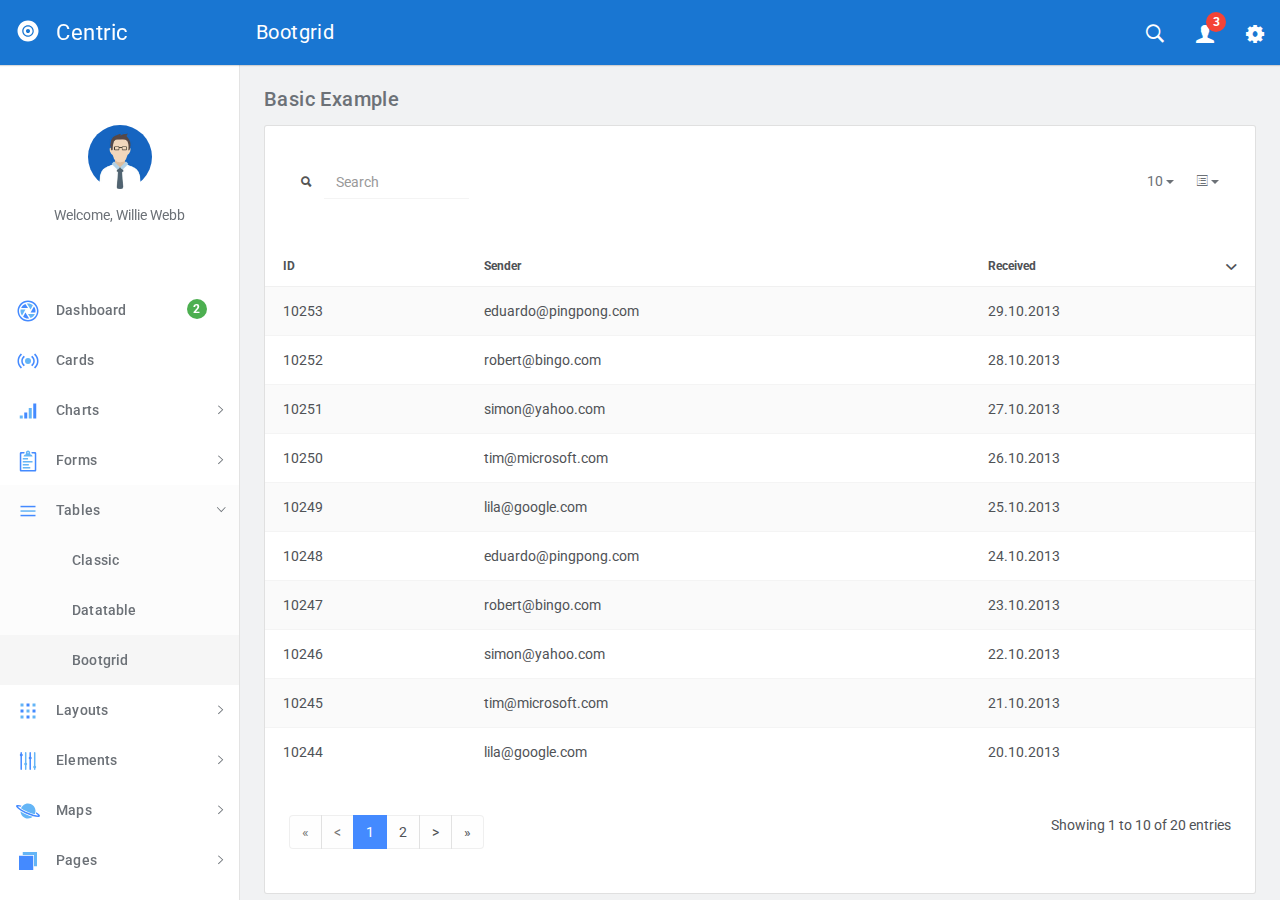
<file: src/bootgrid.html>
<!DOCTYPE html>
<html lang="en">
  <head>
    <meta charset="utf-8">
    <meta name="viewport" content="width=device-width, initial-scale=1, maximum-scale=1">
    <meta name="description" content="Bootstrap Admin Template">
    <meta name="keywords" content="app, responsive, jquery, bootstrap, dashboard, admin">
    <title>Centric - Bootstrap Admin Template</title>
    <!-- Vendor styles-->
    <!-- build:css(../app) css/vendor.css-->
    <!-- Animate.CSS-->
    <link rel="stylesheet" href="assets/vendor/animate.css/animate.css">
    <!-- Bootstrap-->
    <link rel="stylesheet" href="assets/vendor/bootstrap/dist/css/bootstrap.min.css">
    <!-- Ionicons-->
    <link rel="stylesheet" href="assets/vendor/ionicons/css/ionicons.css">
    <!-- Bluimp Gallery-->
    <link rel="stylesheet" href="assets/vendor/blueimp-gallery/css/blueimp-gallery.css">
    <link rel="stylesheet" href="assets/vendor/blueimp-gallery/css/blueimp-gallery-indicator.css">
    <link rel="stylesheet" href="assets/vendor/blueimp-gallery/css/blueimp-gallery-video.css">
    <!-- Datepicker-->
    <link rel="stylesheet" href="assets/vendor/bootstrap-datepicker/dist/css/bootstrap-datepicker3.css">
    <!-- Rickshaw-->
    <link rel="stylesheet" href="assets/vendor/rickshaw/rickshaw.css">
    <!-- Select2-->
    <link rel="stylesheet" href="assets/vendor/select2/dist/css/select2.css">
    <!-- Clockpicker-->
    <link rel="stylesheet" href="assets/vendor/clockpicker/dist/bootstrap-clockpicker.css">
    <!-- Range Slider-->
    <link rel="stylesheet" href="assets/vendor/nouislider/distribute/nouislider.min.css">
    <!-- ColorPicker-->
    <link rel="stylesheet" href="assets/vendor/mjolnic-bootstrap-colorpicker/dist/css/bootstrap-colorpicker.css">
    <!-- Summernote-->
    <link rel="stylesheet" href="assets/vendor/summernote/dist/summernote.css">
    <!-- Dropzone-->
    <link rel="stylesheet" href="assets/vendor/dropzone/dist/basic.css">
    <link rel="stylesheet" href="assets/vendor/dropzone/dist/dropzone.css">
    <!-- Xeditable-->
    <link rel="stylesheet" href="assets/vendor/x-editable/dist/bootstrap3-editable/css/bootstrap-editable.css">
    <!-- Bootgrid-->
    <link rel="stylesheet" href="assets/vendor/jquery.bootgrid/dist/jquery.bootgrid.css">
    <!-- Datatables-->
    <link rel="stylesheet" href="assets/vendor/datatables/media/css/jquery.dataTables.css">
    <!-- Sweet Alert-->
    <link rel="stylesheet" href="assets/vendor/sweetalert/dist/sweetalert.css">
    <!-- Loaders.CSS-->
    <link rel="stylesheet" href="assets/vendor/loaders.css/loaders.css">
    <!-- Material Floating Button-->
    <link rel="stylesheet" href="assets/vendor/ng-material-floating-button/mfb/dist/mfb.css">
    <!-- Material Colors-->
    <link rel="stylesheet" href="assets/vendor/material-colors/dist/colors.css">
    <!-- endbuild-->
    <!-- Application styles-->
    <link rel="stylesheet" href="assets/css/app.css">
  </head>
  <body class="theme-1">
    <div class="layout-container">
      <!-- top navbar-->
      <header class="header-container">
        <nav>
          <ul class="visible-xs visible-sm">
            <li><a id="sidebar-toggler" href="#" class="menu-link menu-link-slide"><span><em></em></span></a></li>
          </ul>
          <ul class="hidden-xs">
            <li><a id="offcanvas-toggler" href="#" class="menu-link menu-link-slide"><span><em></em></span></a></li>
          </ul>
          <h2 class="header-title">Bootgrid</h2>
          <ul class="pull-right">
            <li><a id="header-search" href="#" class="ripple"><em class="ion-ios-search-strong"></em></a></li>
            <li class="dropdown"><a href="#" data-toggle="dropdown" class="dropdown-toggle has-badge ripple"><em class="ion-person"></em><sup class="badge bg-danger">3</sup></a>
              <ul class="dropdown-menu dropdown-menu-right md-dropdown-menu">
                <li><a href="profile.html"><em class="ion-home icon-fw"></em>Profile</a></li>
                <li><a href="messages.html"><em class="ion-gear-a icon-fw"></em>Messages</a></li>
                <li role="presentation" class="divider"></li>
                <li><a href="user.login.html"><em class="ion-log-out icon-fw"></em>Logout</a></li>
              </ul>
            </li>
            <li><a id="header-settings" href="#" class="ripple"><em class="ion-gear-b"></em></a></li>
          </ul>
        </nav>
      </header>
      <!-- sidebar-->
      <aside class="sidebar-container">
        <div class="sidebar-header">
          <div class="pull-right pt-lg text-muted hidden"><em class="ion-close-round"></em></div><a href="#" class="sidebar-header-logo"><img src="assets/img/logo.png" data-svg-replace="assets/img/logo.svg" alt="Logo"><span class="sidebar-header-logo-text">Centric</span></a>
        </div>
        <div class="sidebar-content">
          <div class="sidebar-toolbar text-center"><a href=""><img src="assets/img/user/01.jpg" alt="Profile" class="img-circle thumb64"></a>
            <div class="mt">Welcome, Willie Webb</div>
          </div>
          <nav class="sidebar-nav">
            <ul>
              <li><a href="dashboard.html" class="ripple"><span class="pull-right nav-label"><span class="badge bg-success">2</span></span><span class="nav-icon"><img src="" data-svg-replace="assets/img/icons/aperture.svg" alt="MenuItem" class="hidden"></span><span>Dashboard</span></a></li>
              <li><a href="cards.html" class="ripple"><span class="pull-right nav-label"></span><span class="nav-icon"><img src="" data-svg-replace="assets/img/icons/radio-waves.svg" alt="MenuItem" class="hidden"></span><span>Cards</span></a></li>
              <li><a href="#" class="ripple"><span class="pull-right nav-caret"><em class="ion-ios-arrow-right"></em></span><span class="pull-right nav-label"></span><span class="nav-icon"><img src="" data-svg-replace="assets/img/icons/connection-bars.svg" alt="MenuItem" class="hidden"></span><span>Charts</span></a>
                <ul class="sidebar-subnav">
                  <li><a href="flot.html" class="ripple"><span class="pull-right nav-label"></span><span>Flot</span></a></li>
                  <li><a href="radial.html" class="ripple"><span class="pull-right nav-label"></span><span>Radial</span></a></li>
                  <li><a href="rickshaw.html" class="ripple"><span class="pull-right nav-label"></span><span>Rickshaw</span></a></li>
                </ul>
              </li>
              <li><a href="#" class="ripple"><span class="pull-right nav-caret"><em class="ion-ios-arrow-right"></em></span><span class="pull-right nav-label"></span><span class="nav-icon"><img src="" data-svg-replace="assets/img/icons/clipboard.svg" alt="MenuItem" class="hidden"></span><span>Forms</span></a>
                <ul class="sidebar-subnav">
                  <li><a href="forms.classic.html" class="ripple"><span class="pull-right nav-label"></span><span>Classic</span></a></li>
                  <li><a href="validation.html" class="ripple"><span class="pull-right nav-label"></span><span>Validation</span></a></li>
                  <li><a href="forms.advanced.html" class="ripple"><span class="pull-right nav-label"></span><span>Advanced</span></a></li>
                  <li><a href="material.html" class="ripple"><span class="pull-right nav-label"></span><span>Material</span></a></li>
                  <li><a href="editor.html" class="ripple"><span class="pull-right nav-label"></span><span>Editors</span></a></li>
                  <li><a href="dropzone.html" class="ripple"><span class="pull-right nav-label"></span><span>Dropzone</span></a></li>
                  <li><a href="xeditable.html" class="ripple"><span class="pull-right nav-label"></span><span>xEditable</span></a></li>
                  <li><a href="wizard.html" class="ripple"><span class="pull-right nav-label"></span><span>Wizard</span></a></li>
                </ul>
              </li>
              <li><a href="#" class="ripple"><span class="pull-right nav-caret"><em class="ion-ios-arrow-right"></em></span><span class="pull-right nav-label"></span><span class="nav-icon"><img src="" data-svg-replace="assets/img/icons/navicon.svg" alt="MenuItem" class="hidden"></span><span>Tables</span></a>
                <ul id="tables" class="sidebar-subnav">
                  <li><a href="tables.classic.html" class="ripple"><span class="pull-right nav-label"></span><span>Classic</span></a></li>
                  <li><a href="datatable.html" class="ripple"><span class="pull-right nav-label"></span><span>Datatable</span></a></li>
                  <li><a href="bootgrid.html" class="ripple"><span class="pull-right nav-label"></span><span>Bootgrid</span></a></li>
                </ul>
              </li>
              <li><a href="#" class="ripple"><span class="pull-right nav-caret"><em class="ion-ios-arrow-right"></em></span><span class="pull-right nav-label"></span><span class="nav-icon"><img src="" data-svg-replace="assets/img/icons/grid.svg" alt="MenuItem" class="hidden"></span><span>Layouts</span></a>
                <ul id="layouts" class="sidebar-subnav">
                  <li><a href="layouts.columns.html" class="ripple"><span class="pull-right nav-label"></span><span>Columns</span></a></li>
                  <li><a href="layouts.overlap.html" class="ripple"><span class="pull-right nav-label"></span><span>Overlap</span></a></li>
                  <li><a href="layouts.boxed.html" class="ripple"><span class="pull-right nav-label"></span><span>Boxed</span></a></li>
                  <li><a href="layouts.tabs.html" class="ripple"><span class="pull-right nav-label"></span><span>Tabs</span></a></li>
                  <li><a href="layouts.containers.html" class="ripple"><span class="pull-right nav-label"></span><span>Containers</span></a></li>
                </ul>
              </li>
              <li><a href="#" class="ripple"><span class="pull-right nav-caret"><em class="ion-ios-arrow-right"></em></span><span class="pull-right nav-label"></span><span class="nav-icon"><img src="" data-svg-replace="assets/img/icons/levels.svg" alt="MenuItem" class="hidden"></span><span>Elements</span></a>
                <ul id="elements" class="sidebar-subnav">
                  <li><a href="colors.html" class="ripple"><span class="pull-right nav-label"></span><span>Colors</span></a></li>
                  <li><a href="whiteframes.html" class="ripple"><span class="pull-right nav-label"></span><span>Whiteframes</span></a></li>
                  <li><a href="lists.html" class="ripple"><span class="pull-right nav-label"></span><span>Lists</span></a></li>
                  <li><a href="bootstrapui.html" class="ripple"><span class="pull-right nav-label"></span><span>Bootstrap</span></a></li>
                  <li><a href="buttons.html" class="ripple"><span class="pull-right nav-label"></span><span>Buttons</span></a></li>
                  <li><a href="sweetalert.html"><span class="pull-right nav-label"></span><span>Sweet-alert</span></a></li>
                  <li><a href="spinners.html" class="ripple"><span class="pull-right nav-label"></span><span>Spinners</span></a></li>
                  <li><a href="nestable.html" class="ripple"><span class="pull-right nav-label"></span><span>Nestable</span></a></li>
                  <li><a href="grid.html" class="ripple"><span class="pull-right nav-label"></span><span>Grid</span></a></li>
                  <li><a href="grid-masonry.html" class="ripple"><span class="pull-right nav-label"></span><span>Grid Masonry</span></a></li>
                  <li><a href="typography.html" class="ripple"><span class="pull-right nav-label"></span><span>Typography</span></a></li>
                  <li><a href="icons.html" class="ripple"><span class="pull-right nav-label"></span><span>Icons</span></a></li>
                  <li><a href="utilities.html" class="ripple"><span class="pull-right nav-label"></span><span>Utilities</span></a></li>
                </ul>
              </li>
              <li><a href="#" class="ripple"><span class="pull-right nav-caret"><em class="ion-ios-arrow-right"></em></span><span class="pull-right nav-label"></span><span class="nav-icon"><img src="" data-svg-replace="assets/img/icons/planet.svg" alt="MenuItem" class="hidden"></span><span>Maps</span></a>
                <ul id="maps" class="sidebar-subnav">
                  <li><a href="google-map-full.html" class="ripple"><span class="pull-right nav-label"></span><span>Google Maps Full</span></a></li>
                  <li><a href="google-map.html" class="ripple"><span class="pull-right nav-label"></span><span>Google Maps</span></a></li>
                  <li><a href="vector-map.html" class="ripple"><span class="pull-right nav-label"></span><span>Vector Maps</span></a></li>
                  <li><a href="datamaps.html" class="ripple"><span class="pull-right nav-label"></span><span>Datamaps</span></a></li>
                </ul>
              </li>
              <li><a href="#" class="ripple"><span class="pull-right nav-caret"><em class="ion-ios-arrow-right"></em></span><span class="pull-right nav-label"></span><span class="nav-icon"><img src="" data-svg-replace="assets/img/icons/ios-browsers.svg" alt="MenuItem" class="hidden"></span><span>Pages</span></a>
                <ul id="pages" class="sidebar-subnav">
                  <li><a href="timeline.html" class="ripple"><span class="pull-right nav-label"></span><span>Timeline</span></a></li>
                  <li><a href="invoice.html" class="ripple"><span class="pull-right nav-label"></span><span>Invoice</span></a></li>
                  <li><a href="pricing.html" class="ripple"><span class="pull-right nav-label"></span><span>Pricing</span></a></li>
                  <li><a href="contacts.html" class="ripple"><span class="pull-right nav-label"></span><span>Contacts</span></a></li>
                  <li><a href="faq.html" class="ripple"><span class="pull-right nav-label"></span><span>FAQ</span></a></li>
                  <li><a href="projects.html" class="ripple"><span class="pull-right nav-label"></span><span>Projects</span></a></li>
                  <li><a href="blog.html" class="ripple"><span class="pull-right nav-label"></span><span>Blog</span></a></li>
                  <li><a href="blog.article.html" class="ripple"><span class="pull-right nav-label"></span><span>Article</span></a></li>
                  <li><a href="profile.html" class="ripple"><span class="pull-right nav-label"></span><span>Profile</span></a></li>
                  <li><a href="gallery.html" class="ripple"><span class="pull-right nav-label"></span><span>Gallery</span></a></li>
                  <li><a href="wall.html" class="ripple"><span class="pull-right nav-label"></span><span>Wall</span></a></li>
                  <li><a href="search.html" class="ripple"><span class="pull-right nav-label"></span><span>Search</span></a></li>
                  <li><a href="messages.html" class="ripple"><span class="pull-right nav-label"></span><span>Messages Board</span></a></li>
                </ul>
              </li>
              <li><a href="#" class="ripple"><span class="pull-right nav-caret"><em class="ion-ios-arrow-right"></em></span><span class="pull-right nav-label"></span><span class="nav-icon"><img src="" data-svg-replace="assets/img/icons/person-stalker.svg" alt="MenuItem" class="hidden"></span><span>User</span></a>
                <ul id="user" class="sidebar-subnav">
                  <li><a href="login.html" class="ripple"><span class="pull-right nav-label"></span><span>Login</span></a></li>
                  <li><a href="signup.html" class="ripple"><span class="pull-right nav-label"></span><span>Signup</span></a></li>
                  <li><a href="lock.html" class="ripple"><span class="pull-right nav-label"></span><span>Lock</span></a></li>
                  <li><a href="recover.html" class="ripple"><span class="pull-right nav-label"></span><span>Recover</span></a></li>
                </ul>
              </li>
              <li><a href="../../angularjs/" class="ripple"><span class="nav-icon"><em class="ion-android-open"></em></span><span>AngularJS</span></a></li>
            </ul>
          </nav>
        </div>
      </aside>
      <div class="sidebar-layout-obfuscator"></div>
      <!-- Main section-->
      <main class="main-container">
        <!-- Page content-->
        <section>
          <div class="container-fluid">
            <h5 class="mt0">Basic Example</h5>
            <div class="card">
              <div class="table-responsive bootgrid">
                <table id="bootgrid-basic" class="table table-striped">
                  <thead>
                    <tr>
                      <th data-column-id="id" data-type="numeric">ID</th>
                      <th data-column-id="sender">Sender</th>
                      <th data-column-id="received" data-order="desc">Received</th>
                    </tr>
                  </thead>
                  <tbody>
                    <tr>
                      <td>10238</td>
                      <td>eduardo@pingpong.com</td>
                      <td>14.10.2013</td>
                    </tr>
                    <tr>
                      <td>10243</td>
                      <td>eduardo@pingpong.com</td>
                      <td>19.10.2013</td>
                    </tr>
                    <tr>
                      <td>10248</td>
                      <td>eduardo@pingpong.com</td>
                      <td>24.10.2013</td>
                    </tr>
                    <tr>
                      <td>10253</td>
                      <td>eduardo@pingpong.com</td>
                      <td>29.10.2013</td>
                    </tr>
                    <tr>
                      <td>10234</td>
                      <td>lila@google.com</td>
                      <td>10.10.2013</td>
                    </tr>
                    <tr>
                      <td>10239</td>
                      <td>lila@google.com</td>
                      <td>15.10.2013</td>
                    </tr>
                    <tr>
                      <td>10244</td>
                      <td>lila@google.com</td>
                      <td>20.10.2013</td>
                    </tr>
                    <tr>
                      <td>10249</td>
                      <td>lila@google.com</td>
                      <td>25.10.2013</td>
                    </tr>
                    <tr>
                      <td>10237</td>
                      <td>robert@bingo.com</td>
                      <td>13.10.2013</td>
                    </tr>
                    <tr>
                      <td>10242</td>
                      <td>robert@bingo.com</td>
                      <td>18.10.2013</td>
                    </tr>
                    <tr>
                      <td>10247</td>
                      <td>robert@bingo.com</td>
                      <td>23.10.2013</td>
                    </tr>
                    <tr>
                      <td>10252</td>
                      <td>robert@bingo.com</td>
                      <td>28.10.2013</td>
                    </tr>
                    <tr>
                      <td>10236</td>
                      <td>simon@yahoo.com</td>
                      <td>12.10.2013</td>
                    </tr>
                    <tr>
                      <td>10241</td>
                      <td>simon@yahoo.com</td>
                      <td>17.10.2013</td>
                    </tr>
                    <tr>
                      <td>10246</td>
                      <td>simon@yahoo.com</td>
                      <td>22.10.2013</td>
                    </tr>
                    <tr>
                      <td>10251</td>
                      <td>simon@yahoo.com</td>
                      <td>27.10.2013</td>
                    </tr>
                    <tr>
                      <td>10235</td>
                      <td>tim@microsoft.com</td>
                      <td>11.10.2013</td>
                    </tr>
                    <tr>
                      <td>10240</td>
                      <td>tim@microsoft.com</td>
                      <td>16.10.2013</td>
                    </tr>
                    <tr>
                      <td>10245</td>
                      <td>tim@microsoft.com</td>
                      <td>21.10.2013</td>
                    </tr>
                    <tr>
                      <td>10250</td>
                      <td>tim@microsoft.com</td>
                      <td>26.10.2013</td>
                    </tr>
                  </tbody>
                </table>
              </div>
            </div>
            <h5>Row selection</h5>
            <div class="card">
              <div class="table-responsive bootgrid">
                <table id="bootgrid-selection" class="table table-striped">
                  <thead>
                    <tr>
                      <th data-column-id="id" data-type="numeric" data-identifier="true">ID</th>
                      <th data-column-id="sender">Sender</th>
                      <th data-column-id="received" data-order="desc">Received</th>
                    </tr>
                  </thead>
                  <tbody>
                    <tr>
                      <td>10238</td>
                      <td>eduardo@pingpong.com</td>
                      <td>14.10.2013</td>
                    </tr>
                    <tr>
                      <td>10243</td>
                      <td>eduardo@pingpong.com</td>
                      <td>19.10.2013</td>
                    </tr>
                    <tr>
                      <td>10248</td>
                      <td>eduardo@pingpong.com</td>
                      <td>24.10.2013</td>
                    </tr>
                    <tr>
                      <td>10253</td>
                      <td>eduardo@pingpong.com</td>
                      <td>29.10.2013</td>
                    </tr>
                    <tr>
                      <td>10234</td>
                      <td>lila@google.com</td>
                      <td>10.10.2013</td>
                    </tr>
                    <tr>
                      <td>10239</td>
                      <td>lila@google.com</td>
                      <td>15.10.2013</td>
                    </tr>
                    <tr>
                      <td>10244</td>
                      <td>lila@google.com</td>
                      <td>20.10.2013</td>
                    </tr>
                    <tr>
                      <td>10249</td>
                      <td>lila@google.com</td>
                      <td>25.10.2013</td>
                    </tr>
                    <tr>
                      <td>10237</td>
                      <td>robert@bingo.com</td>
                      <td>13.10.2013</td>
                    </tr>
                    <tr>
                      <td>10242</td>
                      <td>robert@bingo.com</td>
                      <td>18.10.2013</td>
                    </tr>
                    <tr>
                      <td>10247</td>
                      <td>robert@bingo.com</td>
                      <td>23.10.2013</td>
                    </tr>
                    <tr>
                      <td>10252</td>
                      <td>robert@bingo.com</td>
                      <td>28.10.2013</td>
                    </tr>
                    <tr>
                      <td>10236</td>
                      <td>simon@yahoo.com</td>
                      <td>12.10.2013</td>
                    </tr>
                    <tr>
                      <td>10241</td>
                      <td>simon@yahoo.com</td>
                      <td>17.10.2013</td>
                    </tr>
                    <tr>
                      <td>10246</td>
                      <td>simon@yahoo.com</td>
                      <td>22.10.2013</td>
                    </tr>
                    <tr>
                      <td>10251</td>
                      <td>simon@yahoo.com</td>
                      <td>27.10.2013</td>
                    </tr>
                    <tr>
                      <td>10235</td>
                      <td>tim@microsoft.com</td>
                      <td>11.10.2013</td>
                    </tr>
                    <tr>
                      <td>10240</td>
                      <td>tim@microsoft.com</td>
                      <td>16.10.2013</td>
                    </tr>
                    <tr>
                      <td>10245</td>
                      <td>tim@microsoft.com</td>
                      <td>21.10.2013</td>
                    </tr>
                    <tr>
                      <td>10250</td>
                      <td>tim@microsoft.com</td>
                      <td>26.10.2013</td>
                    </tr>
                  </tbody>
                </table>
              </div>
            </div>
            <h5>Commands</h5>
            <div class="card">
              <div class="table-responsive bootgrid">
                <table id="bootgrid-command" class="table table-striped table-vmiddle">
                  <thead>
                    <tr>
                      <th data-column-id="id" data-type="numeric">ID</th>
                      <th data-column-id="sender">Sender</th>
                      <th data-column-id="received" data-order="desc">Received</th>
                      <th data-column-id="commands" data-formatter="commands" data-sortable="false">
                        <div class="text-right">Commands</div>
                      </th>
                    </tr>
                  </thead>
                  <tbody>
                    <tr>
                      <td>10238</td>
                      <td>eduardo@pingpong.com</td>
                      <td>14.10.2013</td>
                    </tr>
                    <tr>
                      <td>10243</td>
                      <td>eduardo@pingpong.com</td>
                      <td>19.10.2013</td>
                    </tr>
                    <tr>
                      <td>10248</td>
                      <td>eduardo@pingpong.com</td>
                      <td>24.10.2013</td>
                    </tr>
                    <tr>
                      <td>10253</td>
                      <td>eduardo@pingpong.com</td>
                      <td>29.10.2013</td>
                    </tr>
                    <tr>
                      <td>10234</td>
                      <td>lila@google.com</td>
                      <td>10.10.2013</td>
                    </tr>
                    <tr>
                      <td>10239</td>
                      <td>lila@google.com</td>
                      <td>15.10.2013</td>
                    </tr>
                    <tr>
                      <td>10244</td>
                      <td>lila@google.com</td>
                      <td>20.10.2013</td>
                    </tr>
                    <tr>
                      <td>10249</td>
                      <td>lila@google.com</td>
                      <td>25.10.2013</td>
                    </tr>
                    <tr>
                      <td>10237</td>
                      <td>robert@bingo.com</td>
                      <td>13.10.2013</td>
                    </tr>
                    <tr>
                      <td>10242</td>
                      <td>robert@bingo.com</td>
                      <td>18.10.2013</td>
                    </tr>
                    <tr>
                      <td>10247</td>
                      <td>robert@bingo.com</td>
                      <td>23.10.2013</td>
                    </tr>
                    <tr>
                      <td>10252</td>
                      <td>robert@bingo.com</td>
                      <td>28.10.2013</td>
                    </tr>
                    <tr>
                      <td>10236</td>
                      <td>simon@yahoo.com</td>
                      <td>12.10.2013</td>
                    </tr>
                    <tr>
                      <td>10241</td>
                      <td>simon@yahoo.com</td>
                      <td>17.10.2013</td>
                    </tr>
                    <tr>
                      <td>10246</td>
                      <td>simon@yahoo.com</td>
                      <td>22.10.2013</td>
                    </tr>
                    <tr>
                      <td>10251</td>
                      <td>simon@yahoo.com</td>
                      <td>27.10.2013</td>
                    </tr>
                    <tr>
                      <td>10235</td>
                      <td>tim@microsoft.com</td>
                      <td>11.10.2013</td>
                    </tr>
                    <tr>
                      <td>10240</td>
                      <td>tim@microsoft.com</td>
                      <td>16.10.2013</td>
                    </tr>
                    <tr>
                      <td>10245</td>
                      <td>tim@microsoft.com</td>
                      <td>21.10.2013</td>
                    </tr>
                    <tr>
                      <td>10250</td>
                      <td>tim@microsoft.com</td>
                      <td>26.10.2013</td>
                    </tr>
                  </tbody>
                </table>
              </div>
            </div>
          </div>
        </section>
        <!-- Page footer-->
        <footer><span>2017 - Centric app.</span></footer>
      </main>
    </div>
    <!-- Search template-->
    <div tabindex="-1" role="dialog" class="modal modal-top fade modal-search">
      <div class="modal-dialog">
        <div class="modal-content">
          <div class="modal-body">
            <div class="pull-left">
              <button type="button" data-dismiss="modal" class="btn btn-flat"><em class="ion-arrow-left-c icon-24"></em></button>
            </div>
            <div class="pull-right">
              <button type="button" class="btn btn-flat"><em class="ion-android-microphone icon-24"></em></button>
            </div>
            <form action="#" class="oh">
              <div class="mda-form-control pt0">
                <input type="text" placeholder="Search.." data-localize="header.SEARCH" class="form-control header-input-search">
                <div class="mda-form-control-line"></div>
              </div>
            </form>
          </div>
        </div>
      </div>
    </div>
    <!-- End Search template-->
    <!-- Settings template-->
    <div tabindex="-1" role="dialog" class="modal-settings modal modal-right fade">
      <div class="modal-dialog modal-lg">
        <div class="modal-content">
          <div class="modal-header">
            <div data-dismiss="modal" class="pull-right clickable"><em class="ion-close-round text-soft"></em></div>
            <h4 class="modal-title"><span>Settings</span></h4>
          </div>
          <div class="modal-body">
            <div class="clearfix mb">
              <div class="pull-left wd-tiny mb">
                <div class="setting-color">
                  <label class="preview-theme-1">
                    <input type="radio" checked="checked" name="setting-theme" value="0"><span class="ion-checkmark-round"></span>
                    <div class="t-grid">
                      <div class="t-row">
                        <div class="t-col preview-header"></div>
                        <div class="t-col preview-sidebar"></div>
                        <div class="t-col preview-content"></div>
                      </div>
                    </div>
                  </label>
                </div>
              </div>
              <div class="pull-left wd-tiny mb">
                <div class="setting-color">
                  <label class="preview-theme-2">
                    <input type="radio" name="setting-theme" value="1"><span class="ion-checkmark-round"></span>
                    <div class="t-grid">
                      <div class="t-row">
                        <div class="t-col preview-header"></div>
                        <div class="t-col preview-sidebar"></div>
                        <div class="t-col preview-content"></div>
                      </div>
                    </div>
                  </label>
                </div>
              </div>
              <div class="pull-left wd-tiny mb">
                <div class="setting-color">
                  <label class="preview-theme-3">
                    <input type="radio" name="setting-theme" value="2"><span class="ion-checkmark-round"></span>
                    <div class="t-grid">
                      <div class="t-row">
                        <div class="t-col preview-header"></div>
                        <div class="t-col preview-sidebar"></div>
                        <div class="t-col preview-content"></div>
                      </div>
                    </div>
                  </label>
                </div>
              </div>
              <div class="pull-left wd-tiny mb">
                <div class="setting-color">
                  <label class="preview-theme-4">
                    <input type="radio" name="setting-theme" value="3"><span class="ion-checkmark-round"></span>
                    <div class="t-grid">
                      <div class="t-row">
                        <div class="t-col preview-header"></div>
                        <div class="t-col preview-sidebar"></div>
                        <div class="t-col preview-content"></div>
                      </div>
                    </div>
                  </label>
                </div>
              </div>
              <div class="pull-left wd-tiny mb">
                <div class="setting-color">
                  <label class="preview-theme-5">
                    <input type="radio" name="setting-theme" value="4"><span class="ion-checkmark-round"></span>
                    <div class="t-grid">
                      <div class="t-row">
                        <div class="t-col preview-header"></div>
                        <div class="t-col preview-sidebar"></div>
                        <div class="t-col preview-content"></div>
                      </div>
                    </div>
                  </label>
                </div>
              </div>
              <div class="pull-left wd-tiny mb">
                <div class="setting-color">
                  <label class="preview-theme-6">
                    <input type="radio" name="setting-theme" value="5"><span class="ion-checkmark-round"></span>
                    <div class="t-grid">
                      <div class="t-row">
                        <div class="t-col preview-header"></div>
                        <div class="t-col preview-sidebar"></div>
                        <div class="t-col preview-content"></div>
                      </div>
                    </div>
                  </label>
                </div>
              </div>
              <div class="pull-left wd-tiny mb">
                <div class="setting-color">
                  <label class="preview-theme-7">
                    <input type="radio" name="setting-theme" value="6"><span class="ion-checkmark-round"></span>
                    <div class="t-grid">
                      <div class="t-row">
                        <div class="t-col preview-header"></div>
                        <div class="t-col preview-sidebar"></div>
                        <div class="t-col preview-content"></div>
                      </div>
                    </div>
                  </label>
                </div>
              </div>
              <div class="pull-left wd-tiny mb">
                <div class="setting-color">
                  <label class="preview-theme-8">
                    <input type="radio" name="setting-theme" value="7"><span class="ion-checkmark-round"></span>
                    <div class="t-grid">
                      <div class="t-row">
                        <div class="t-col preview-header"></div>
                        <div class="t-col preview-sidebar"></div>
                        <div class="t-col preview-content"></div>
                      </div>
                    </div>
                  </label>
                </div>
              </div>
              <div class="pull-left wd-tiny mb">
                <div class="setting-color">
                  <label class="preview-theme-9">
                    <input type="radio" name="setting-theme" value="8"><span class="ion-checkmark-round"></span>
                    <div class="t-grid">
                      <div class="t-row">
                        <div class="t-col preview-header"></div>
                        <div class="t-col preview-sidebar"></div>
                        <div class="t-col preview-content"></div>
                      </div>
                    </div>
                  </label>
                </div>
              </div>
            </div>
            <hr>
            <p>
              <label class="mda-checkbox">
                <input id="sidebar-showheader" type="checkbox" checked=""><em class="bg-indigo-500"></em>Sidebar header
              </label>
            </p>
            <p>
              <label class="mda-checkbox">
                <input id="sidebar-showtoolbar" type="checkbox" checked=""><em class="bg-indigo-500"></em>Sidebar toolbar
              </label>
            </p>
            <p>
              <label class="mda-checkbox">
                <input id="sidebar-offcanvas" type="checkbox"><em class="bg-indigo-500"></em>Sidebar offcanvas
              </label>
            </p>
            <hr>
            <p>Navigation icon</p>
            <p>
              <label class="mda-radio">
                <input type="radio" name="headerMenulink" value="menu-link-close"><em class="bg-indigo-500"></em>Close icon
              </label>
            </p>
            <p>
              <label class="mda-radio">
                <input type="radio" checked="" name="headerMenulink" value="menu-link-slide"><em class="bg-indigo-500"></em>Slide arrow
              </label>
            </p>
            <p>
              <label class="mda-radio">
                <input type="radio" name="headerMenulink" value="menu-link-arrow"><em class="bg-indigo-500"></em>Big arrow
              </label>
            </p>
            <hr>
            <button type="button" data-toggle-fullscreen="" class="btn btn-default btn-raised">Toggle fullscreen</button>
            <hr>
            <p>Change language</p>
            <!-- START Language list-->
            <div class="btn-group">
              <button type="button" data-toggle="dropdown" class="btn btn-default btn-block btn-raised">English</button>
              <ul role="menu" class="dropdown-menu dropdown-menu-right animated fadeInUpShort">
                <li><a href="#" data-set-lang="en">English</a></li>
                <li><a href="#" data-set-lang="es">Spanish</a></li>
              </ul>
            </div>
            <!-- END Language list-->
          </div>
        </div>
      </div>
    </div>
    <!-- End Settings template-->
    <!-- Google Maps API-->
    <script type="text/javascript" src="http://maps.google.com/maps/api/js?key=AIzaSyD_MleSHludEfiKUi1CCyumkv74Pm4u8Is"></script>
    <!-- build:js(../app) js/vendor.js-->
    <!-- Modernizr-->
    <script src="assets/vendor/modernizr/modernizr.custom.js"></script>
    <!-- jQuery-->
    <script src="assets/vendor/jquery/dist/jquery.js"></script>
    <!-- Bootstrap-->
    <script src="assets/vendor/bootstrap/dist/js/bootstrap.js"></script>
    <!-- jQuery Browser-->
    <script src="assets/vendor/jquery.browser/dist/jquery.browser.js"></script>
    <!-- Material Colors-->
    <script src="assets/vendor/material-colors/dist/colors.js"></script>
    <!-- Bootstrap Filestyle-->
    <script src="assets/vendor/bootstrap-filestyle/src/bootstrap-filestyle.js"></script>
    <!-- Flot charts-->
    <script src="assets/vendor/flot/jquery.flot.js"></script>
    <script src="assets/vendor/flot/jquery.flot.categories.js"></script>
    <script src="assets/vendor/flot-spline/js/jquery.flot.spline.js"></script>
    <script src="assets/vendor/flot.tooltip/js/jquery.flot.tooltip.js"></script>
    <script src="assets/vendor/flot/jquery.flot.resize.js"></script>
    <script src="assets/vendor/flot/jquery.flot.pie.js"></script>
    <script src="assets/vendor/flot/jquery.flot.time.js"></script>
    <script src="assets/vendor/sidebysideimproved/jquery.flot.orderBars.js"></script>
    <!-- jVector Maps-->
    <script src="assets/vendor/ika.jvectormap/jquery-jvectormap-1.2.2.min.js"></script>
    <script src="assets/vendor/ika.jvectormap/jquery-jvectormap-us-mill-en.js"></script>
    <script src="assets/vendor/ika.jvectormap/jquery-jvectormap-world-mill-en.js"></script>
    <!-- Easypie Charts-->
    <script src="assets/vendor/jquery.easy-pie-chart/dist/jquery.easypiechart.js"></script>
    <!-- Screenfull-->
    <script src="assets/vendor/screenfull/dist/screenfull.js"></script>
    <!-- Sparkline-->
    <script src="assets/vendor/sparkline/index.js"></script>
    <!-- Datepicker-->
    <script src="assets/vendor/bootstrap-datepicker/js/bootstrap-datepicker.js"></script>
    <!-- jQuery Knob charts-->
    <script src="assets/vendor/jquery-knob/js/jquery.knob.js"></script>
    <!-- Rickshaw-->
    <script src="assets/vendor/d3/d3.js"></script>
    <script src="assets/vendor/rickshaw/rickshaw.js"></script>
    <!-- jQuery Form Validation-->
    <script src="assets/vendor/jquery-validation/dist/jquery.validate.js"></script>
    <script src="assets/vendor/jquery-validation/dist/additional-methods.js"></script>
    <!-- JQUERY STEPS-->
    <script src="assets/vendor/jquery.steps/build/jquery.steps.js"></script>
    <!-- Select2-->
    <script src="assets/vendor/select2/dist/js/select2.js"></script>
    <!-- Clockpicker-->
    <script src="assets/vendor/clockpicker/dist/bootstrap-clockpicker.js"></script>
    <!-- Range Slider-->
    <script src="assets/vendor/nouislider/distribute/nouislider.js"></script>
    <!-- ColorPicker-->
    <script src="assets/vendor/mjolnic-bootstrap-colorpicker/dist/js/bootstrap-colorpicker.js"></script>
    <!-- Summernote-->
    <script src="assets/vendor/summernote/dist/summernote.js"></script>
    <!-- Dropzone-->
    <script src="assets/vendor/dropzone/dist/dropzone.js"></script>
    <!-- Xeditable-->
    <script src="assets/vendor/x-editable/dist/bootstrap3-editable/js/bootstrap-editable.js"></script>
    <!-- Momentjs-->
    <script src="assets/vendor/moment/min/moment-with-locales.js"></script>
    <!-- Google Maps-->
    <script src="assets/vendor/gmaps/gmaps.js"></script>
    <!-- Bootgrid-->
    <script src="assets/vendor/jquery.bootgrid/dist/jquery.bootgrid.js"></script>
    <script src="assets/vendor/jquery.bootgrid/dist/jquery.bootgrid.fa.js"></script>
    <!-- Datatables-->
    <script src="assets/vendor/datatables/media/js/jquery.dataTables.js"></script>
    <!-- Nestable-->
    <script src="assets/vendor/nestable/jquery.nestable.js"></script>
    <!-- Sweet Alert-->
    <script src="assets/vendor/sweetalert/dist/sweetalert-dev.js"></script>
    <!-- Masonry-->
    <script src="assets/vendor/masonry/dist/masonry.pkgd.js"></script>
    <!-- Images Loaded-->
    <script src="assets/vendor/imagesloaded/imagesloaded.pkgd.js"></script>
    <!-- Loaders.CSS-->
    <script src="assets/vendor/loaders.css/loaders.css.js"></script>
    <!-- jQuery Localize-->
    <script src="assets/vendor/jquery-localize-i18n/dist/jquery.localize.js"></script>
    <!-- Blueimp Gallery-->
    <script src="assets/vendor/blueimp-gallery/js/blueimp-helper.js"></script>
    <script src="assets/vendor/blueimp-gallery/js/blueimp-gallery.js"></script>
    <script src="assets/vendor/blueimp-gallery/js/blueimp-gallery-fullscreen.js"></script>
    <script src="assets/vendor/blueimp-gallery/js/blueimp-gallery-indicator.js"></script>
    <script src="assets/vendor/blueimp-gallery/js/blueimp-gallery-video.js"></script>
    <script src="assets/vendor/blueimp-gallery/js/blueimp-gallery-vimeo.js"></script>
    <script src="assets/vendor/blueimp-gallery/js/blueimp-gallery-youtube.js"></script>
    <script src="assets/vendor/blueimp-gallery/js/jquery.blueimp-gallery.js"></script>
    <!-- Datamaps-->
    <script src="assets/vendor/topojson/topojson.min.js"></script>
    <script src="assets/vendor/datamaps/dist/datamaps.all.js"></script>
    <!-- endbuild-->
    <!-- App script-->
    <script src="assets/js/app.js"></script>
  </body>
</html>
</file>
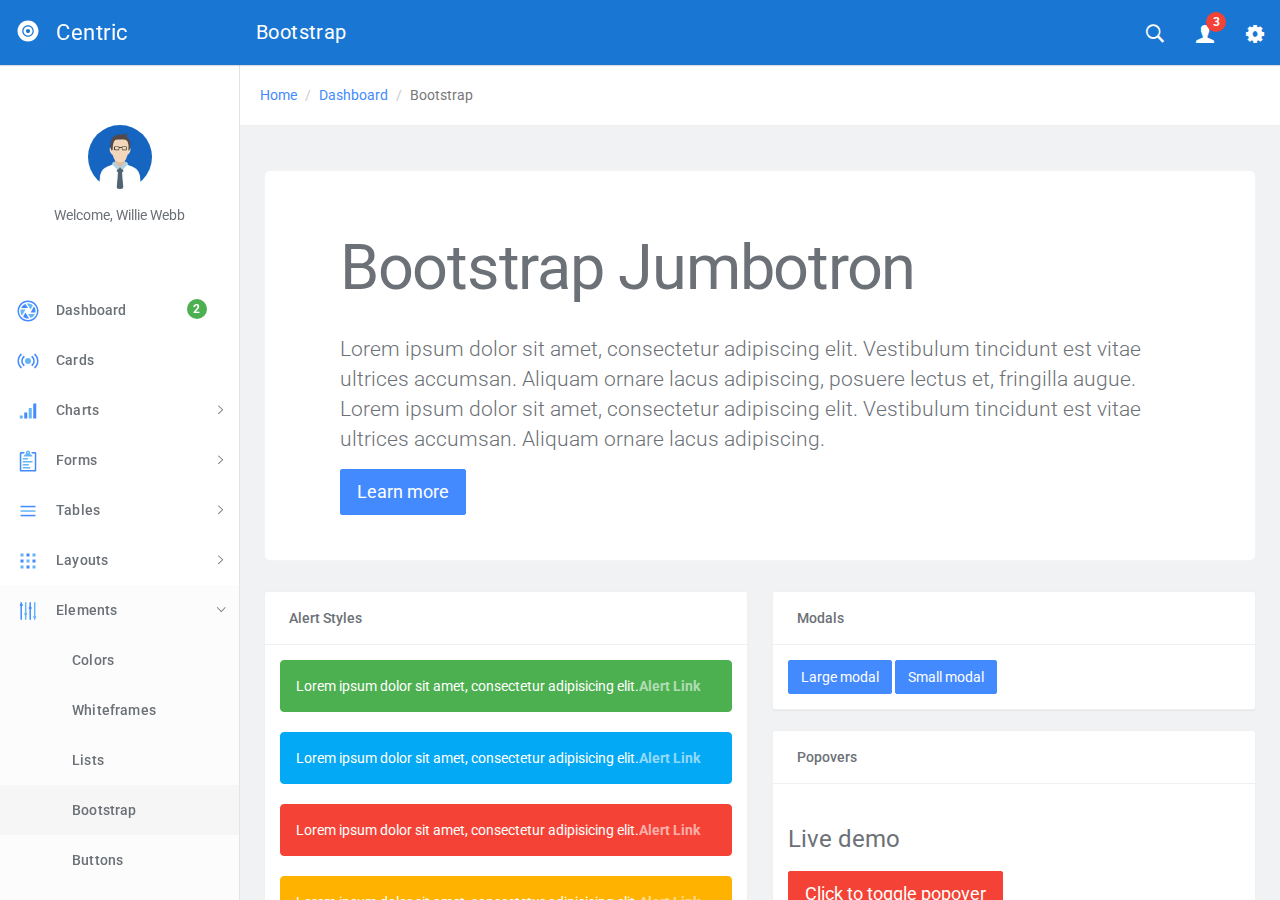
<file: src/bootstrapui.html>
<!DOCTYPE html>
<html lang="en">
  <head>
    <meta charset="utf-8">
    <meta name="viewport" content="width=device-width, initial-scale=1, maximum-scale=1">
    <meta name="description" content="Bootstrap Admin Template">
    <meta name="keywords" content="app, responsive, jquery, bootstrap, dashboard, admin">
    <title>Centric - Bootstrap Admin Template</title>
    <!-- Vendor styles-->
    <!-- build:css(../app) css/vendor.css-->
    <!-- Animate.CSS-->
    <link rel="stylesheet" href="assets/vendor/animate.css/animate.css">
    <!-- Bootstrap-->
    <link rel="stylesheet" href="assets/vendor/bootstrap/dist/css/bootstrap.min.css">
    <!-- Ionicons-->
    <link rel="stylesheet" href="assets/vendor/ionicons/css/ionicons.css">
    <!-- Bluimp Gallery-->
    <link rel="stylesheet" href="assets/vendor/blueimp-gallery/css/blueimp-gallery.css">
    <link rel="stylesheet" href="assets/vendor/blueimp-gallery/css/blueimp-gallery-indicator.css">
    <link rel="stylesheet" href="assets/vendor/blueimp-gallery/css/blueimp-gallery-video.css">
    <!-- Datepicker-->
    <link rel="stylesheet" href="assets/vendor/bootstrap-datepicker/dist/css/bootstrap-datepicker3.css">
    <!-- Rickshaw-->
    <link rel="stylesheet" href="assets/vendor/rickshaw/rickshaw.css">
    <!-- Select2-->
    <link rel="stylesheet" href="assets/vendor/select2/dist/css/select2.css">
    <!-- Clockpicker-->
    <link rel="stylesheet" href="assets/vendor/clockpicker/dist/bootstrap-clockpicker.css">
    <!-- Range Slider-->
    <link rel="stylesheet" href="assets/vendor/nouislider/distribute/nouislider.min.css">
    <!-- ColorPicker-->
    <link rel="stylesheet" href="assets/vendor/mjolnic-bootstrap-colorpicker/dist/css/bootstrap-colorpicker.css">
    <!-- Summernote-->
    <link rel="stylesheet" href="assets/vendor/summernote/dist/summernote.css">
    <!-- Dropzone-->
    <link rel="stylesheet" href="assets/vendor/dropzone/dist/basic.css">
    <link rel="stylesheet" href="assets/vendor/dropzone/dist/dropzone.css">
    <!-- Xeditable-->
    <link rel="stylesheet" href="assets/vendor/x-editable/dist/bootstrap3-editable/css/bootstrap-editable.css">
    <!-- Bootgrid-->
    <link rel="stylesheet" href="assets/vendor/jquery.bootgrid/dist/jquery.bootgrid.css">
    <!-- Datatables-->
    <link rel="stylesheet" href="assets/vendor/datatables/media/css/jquery.dataTables.css">
    <!-- Sweet Alert-->
    <link rel="stylesheet" href="assets/vendor/sweetalert/dist/sweetalert.css">
    <!-- Loaders.CSS-->
    <link rel="stylesheet" href="assets/vendor/loaders.css/loaders.css">
    <!-- Material Floating Button-->
    <link rel="stylesheet" href="assets/vendor/ng-material-floating-button/mfb/dist/mfb.css">
    <!-- Material Colors-->
    <link rel="stylesheet" href="assets/vendor/material-colors/dist/colors.css">
    <!-- endbuild-->
    <!-- Application styles-->
    <link rel="stylesheet" href="assets/css/app.css">
  </head>
  <body class="theme-1">
    <div class="layout-container">
      <!-- top navbar-->
      <header class="header-container">
        <nav>
          <ul class="visible-xs visible-sm">
            <li><a id="sidebar-toggler" href="#" class="menu-link menu-link-slide"><span><em></em></span></a></li>
          </ul>
          <ul class="hidden-xs">
            <li><a id="offcanvas-toggler" href="#" class="menu-link menu-link-slide"><span><em></em></span></a></li>
          </ul>
          <h2 class="header-title">Bootstrap</h2>
          <ul class="pull-right">
            <li><a id="header-search" href="#" class="ripple"><em class="ion-ios-search-strong"></em></a></li>
            <li class="dropdown"><a href="#" data-toggle="dropdown" class="dropdown-toggle has-badge ripple"><em class="ion-person"></em><sup class="badge bg-danger">3</sup></a>
              <ul class="dropdown-menu dropdown-menu-right md-dropdown-menu">
                <li><a href="profile.html"><em class="ion-home icon-fw"></em>Profile</a></li>
                <li><a href="messages.html"><em class="ion-gear-a icon-fw"></em>Messages</a></li>
                <li role="presentation" class="divider"></li>
                <li><a href="user.login.html"><em class="ion-log-out icon-fw"></em>Logout</a></li>
              </ul>
            </li>
            <li><a id="header-settings" href="#" class="ripple"><em class="ion-gear-b"></em></a></li>
          </ul>
        </nav>
      </header>
      <!-- sidebar-->
      <aside class="sidebar-container">
        <div class="sidebar-header">
          <div class="pull-right pt-lg text-muted hidden"><em class="ion-close-round"></em></div><a href="#" class="sidebar-header-logo"><img src="assets/img/logo.png" data-svg-replace="assets/img/logo.svg" alt="Logo"><span class="sidebar-header-logo-text">Centric</span></a>
        </div>
        <div class="sidebar-content">
          <div class="sidebar-toolbar text-center"><a href=""><img src="assets/img/user/01.jpg" alt="Profile" class="img-circle thumb64"></a>
            <div class="mt">Welcome, Willie Webb</div>
          </div>
          <nav class="sidebar-nav">
            <ul>
              <li><a href="dashboard.html" class="ripple"><span class="pull-right nav-label"><span class="badge bg-success">2</span></span><span class="nav-icon"><img src="" data-svg-replace="assets/img/icons/aperture.svg" alt="MenuItem" class="hidden"></span><span>Dashboard</span></a></li>
              <li><a href="cards.html" class="ripple"><span class="pull-right nav-label"></span><span class="nav-icon"><img src="" data-svg-replace="assets/img/icons/radio-waves.svg" alt="MenuItem" class="hidden"></span><span>Cards</span></a></li>
              <li><a href="#" class="ripple"><span class="pull-right nav-caret"><em class="ion-ios-arrow-right"></em></span><span class="pull-right nav-label"></span><span class="nav-icon"><img src="" data-svg-replace="assets/img/icons/connection-bars.svg" alt="MenuItem" class="hidden"></span><span>Charts</span></a>
                <ul class="sidebar-subnav">
                  <li><a href="flot.html" class="ripple"><span class="pull-right nav-label"></span><span>Flot</span></a></li>
                  <li><a href="radial.html" class="ripple"><span class="pull-right nav-label"></span><span>Radial</span></a></li>
                  <li><a href="rickshaw.html" class="ripple"><span class="pull-right nav-label"></span><span>Rickshaw</span></a></li>
                </ul>
              </li>
              <li><a href="#" class="ripple"><span class="pull-right nav-caret"><em class="ion-ios-arrow-right"></em></span><span class="pull-right nav-label"></span><span class="nav-icon"><img src="" data-svg-replace="assets/img/icons/clipboard.svg" alt="MenuItem" class="hidden"></span><span>Forms</span></a>
                <ul class="sidebar-subnav">
                  <li><a href="forms.classic.html" class="ripple"><span class="pull-right nav-label"></span><span>Classic</span></a></li>
                  <li><a href="validation.html" class="ripple"><span class="pull-right nav-label"></span><span>Validation</span></a></li>
                  <li><a href="forms.advanced.html" class="ripple"><span class="pull-right nav-label"></span><span>Advanced</span></a></li>
                  <li><a href="material.html" class="ripple"><span class="pull-right nav-label"></span><span>Material</span></a></li>
                  <li><a href="editor.html" class="ripple"><span class="pull-right nav-label"></span><span>Editors</span></a></li>
                  <li><a href="dropzone.html" class="ripple"><span class="pull-right nav-label"></span><span>Dropzone</span></a></li>
                  <li><a href="xeditable.html" class="ripple"><span class="pull-right nav-label"></span><span>xEditable</span></a></li>
                  <li><a href="wizard.html" class="ripple"><span class="pull-right nav-label"></span><span>Wizard</span></a></li>
                </ul>
              </li>
              <li><a href="#" class="ripple"><span class="pull-right nav-caret"><em class="ion-ios-arrow-right"></em></span><span class="pull-right nav-label"></span><span class="nav-icon"><img src="" data-svg-replace="assets/img/icons/navicon.svg" alt="MenuItem" class="hidden"></span><span>Tables</span></a>
                <ul id="tables" class="sidebar-subnav">
                  <li><a href="tables.classic.html" class="ripple"><span class="pull-right nav-label"></span><span>Classic</span></a></li>
                  <li><a href="datatable.html" class="ripple"><span class="pull-right nav-label"></span><span>Datatable</span></a></li>
                  <li><a href="bootgrid.html" class="ripple"><span class="pull-right nav-label"></span><span>Bootgrid</span></a></li>
                </ul>
              </li>
              <li><a href="#" class="ripple"><span class="pull-right nav-caret"><em class="ion-ios-arrow-right"></em></span><span class="pull-right nav-label"></span><span class="nav-icon"><img src="" data-svg-replace="assets/img/icons/grid.svg" alt="MenuItem" class="hidden"></span><span>Layouts</span></a>
                <ul id="layouts" class="sidebar-subnav">
                  <li><a href="layouts.columns.html" class="ripple"><span class="pull-right nav-label"></span><span>Columns</span></a></li>
                  <li><a href="layouts.overlap.html" class="ripple"><span class="pull-right nav-label"></span><span>Overlap</span></a></li>
                  <li><a href="layouts.boxed.html" class="ripple"><span class="pull-right nav-label"></span><span>Boxed</span></a></li>
                  <li><a href="layouts.tabs.html" class="ripple"><span class="pull-right nav-label"></span><span>Tabs</span></a></li>
                  <li><a href="layouts.containers.html" class="ripple"><span class="pull-right nav-label"></span><span>Containers</span></a></li>
                </ul>
              </li>
              <li><a href="#" class="ripple"><span class="pull-right nav-caret"><em class="ion-ios-arrow-right"></em></span><span class="pull-right nav-label"></span><span class="nav-icon"><img src="" data-svg-replace="assets/img/icons/levels.svg" alt="MenuItem" class="hidden"></span><span>Elements</span></a>
                <ul id="elements" class="sidebar-subnav">
                  <li><a href="colors.html" class="ripple"><span class="pull-right nav-label"></span><span>Colors</span></a></li>
                  <li><a href="whiteframes.html" class="ripple"><span class="pull-right nav-label"></span><span>Whiteframes</span></a></li>
                  <li><a href="lists.html" class="ripple"><span class="pull-right nav-label"></span><span>Lists</span></a></li>
                  <li><a href="bootstrapui.html" class="ripple"><span class="pull-right nav-label"></span><span>Bootstrap</span></a></li>
                  <li><a href="buttons.html" class="ripple"><span class="pull-right nav-label"></span><span>Buttons</span></a></li>
                  <li><a href="sweetalert.html"><span class="pull-right nav-label"></span><span>Sweet-alert</span></a></li>
                  <li><a href="spinners.html" class="ripple"><span class="pull-right nav-label"></span><span>Spinners</span></a></li>
                  <li><a href="nestable.html" class="ripple"><span class="pull-right nav-label"></span><span>Nestable</span></a></li>
                  <li><a href="grid.html" class="ripple"><span class="pull-right nav-label"></span><span>Grid</span></a></li>
                  <li><a href="grid-masonry.html" class="ripple"><span class="pull-right nav-label"></span><span>Grid Masonry</span></a></li>
                  <li><a href="typography.html" class="ripple"><span class="pull-right nav-label"></span><span>Typography</span></a></li>
                  <li><a href="icons.html" class="ripple"><span class="pull-right nav-label"></span><span>Icons</span></a></li>
                  <li><a href="utilities.html" class="ripple"><span class="pull-right nav-label"></span><span>Utilities</span></a></li>
                </ul>
              </li>
              <li><a href="#" class="ripple"><span class="pull-right nav-caret"><em class="ion-ios-arrow-right"></em></span><span class="pull-right nav-label"></span><span class="nav-icon"><img src="" data-svg-replace="assets/img/icons/planet.svg" alt="MenuItem" class="hidden"></span><span>Maps</span></a>
                <ul id="maps" class="sidebar-subnav">
                  <li><a href="google-map-full.html" class="ripple"><span class="pull-right nav-label"></span><span>Google Maps Full</span></a></li>
                  <li><a href="google-map.html" class="ripple"><span class="pull-right nav-label"></span><span>Google Maps</span></a></li>
                  <li><a href="vector-map.html" class="ripple"><span class="pull-right nav-label"></span><span>Vector Maps</span></a></li>
                  <li><a href="datamaps.html" class="ripple"><span class="pull-right nav-label"></span><span>Datamaps</span></a></li>
                </ul>
              </li>
              <li><a href="#" class="ripple"><span class="pull-right nav-caret"><em class="ion-ios-arrow-right"></em></span><span class="pull-right nav-label"></span><span class="nav-icon"><img src="" data-svg-replace="assets/img/icons/ios-browsers.svg" alt="MenuItem" class="hidden"></span><span>Pages</span></a>
                <ul id="pages" class="sidebar-subnav">
                  <li><a href="timeline.html" class="ripple"><span class="pull-right nav-label"></span><span>Timeline</span></a></li>
                  <li><a href="invoice.html" class="ripple"><span class="pull-right nav-label"></span><span>Invoice</span></a></li>
                  <li><a href="pricing.html" class="ripple"><span class="pull-right nav-label"></span><span>Pricing</span></a></li>
                  <li><a href="contacts.html" class="ripple"><span class="pull-right nav-label"></span><span>Contacts</span></a></li>
                  <li><a href="faq.html" class="ripple"><span class="pull-right nav-label"></span><span>FAQ</span></a></li>
                  <li><a href="projects.html" class="ripple"><span class="pull-right nav-label"></span><span>Projects</span></a></li>
                  <li><a href="blog.html" class="ripple"><span class="pull-right nav-label"></span><span>Blog</span></a></li>
                  <li><a href="blog.article.html" class="ripple"><span class="pull-right nav-label"></span><span>Article</span></a></li>
                  <li><a href="profile.html" class="ripple"><span class="pull-right nav-label"></span><span>Profile</span></a></li>
                  <li><a href="gallery.html" class="ripple"><span class="pull-right nav-label"></span><span>Gallery</span></a></li>
                  <li><a href="wall.html" class="ripple"><span class="pull-right nav-label"></span><span>Wall</span></a></li>
                  <li><a href="search.html" class="ripple"><span class="pull-right nav-label"></span><span>Search</span></a></li>
                  <li><a href="messages.html" class="ripple"><span class="pull-right nav-label"></span><span>Messages Board</span></a></li>
                </ul>
              </li>
              <li><a href="#" class="ripple"><span class="pull-right nav-caret"><em class="ion-ios-arrow-right"></em></span><span class="pull-right nav-label"></span><span class="nav-icon"><img src="" data-svg-replace="assets/img/icons/person-stalker.svg" alt="MenuItem" class="hidden"></span><span>User</span></a>
                <ul id="user" class="sidebar-subnav">
                  <li><a href="login.html" class="ripple"><span class="pull-right nav-label"></span><span>Login</span></a></li>
                  <li><a href="signup.html" class="ripple"><span class="pull-right nav-label"></span><span>Signup</span></a></li>
                  <li><a href="lock.html" class="ripple"><span class="pull-right nav-label"></span><span>Lock</span></a></li>
                  <li><a href="recover.html" class="ripple"><span class="pull-right nav-label"></span><span>Recover</span></a></li>
                </ul>
              </li>
              <li><a href="../../angularjs/" class="ripple"><span class="nav-icon"><em class="ion-android-open"></em></span><span>AngularJS</span></a></li>
            </ul>
          </nav>
        </div>
      </aside>
      <div class="sidebar-layout-obfuscator"></div>
      <!-- Main section-->
      <main class="main-container">
        <!-- Page content-->
        <section>
          <!-- Breadcrumb next to view title-->
          <ul class="breadcrumb breadcrumb-lead">
            <li><a href="dashboard.html">Home</a></li>
            <li><a href="dashboard.html">Dashboard</a></li>
            <li class="active"><span>Bootstrap</span></li>
          </ul>
          <div class="container-fluid">
            <!-- START row-->
            <div class="row">
              <div class="col-lg-12">
                <div class="jumbotron">
                  <div class="container">
                    <h1>Bootstrap Jumbotron</h1>
                    <p>Lorem ipsum dolor sit amet, consectetur adipiscing elit. Vestibulum tincidunt est vitae ultrices accumsan. Aliquam ornare lacus adipiscing, posuere lectus et, fringilla augue. Lorem ipsum dolor sit amet, consectetur adipiscing elit. Vestibulum tincidunt est vitae ultrices accumsan. Aliquam ornare lacus adipiscing.</p>
                    <p><a role="button" class="btn btn-primary btn-lg">Learn more</a></p>
                  </div>
                </div>
              </div>
            </div>
            <!-- END row-->
            <!-- START row-->
            <div class="row">
              <div class="col-lg-6">
                <!-- START panel-->
                <div class="panel">
                  <div class="panel-heading">Alert Styles</div>
                  <div class="panel-body">
                    <div class="alert alert-success">Lorem ipsum dolor sit amet, consectetur adipisicing elit.<a href="#" class="alert-link">Alert Link</a></div>
                    <div class="alert alert-info">Lorem ipsum dolor sit amet, consectetur adipisicing elit.<a href="#" class="alert-link">Alert Link</a></div>
                    <div class="alert alert-danger">Lorem ipsum dolor sit amet, consectetur adipisicing elit.<a href="#" class="alert-link">Alert Link</a></div>
                    <div class="alert alert-warning">Lorem ipsum dolor sit amet, consectetur adipisicing elit.<a href="#" class="alert-link">Alert Link</a></div>
                  </div>
                </div>
                <!-- END panel-->
                <!-- START panel-->
                <div class="panel">
                  <div class="panel-heading">Progress Bar</div>
                  <div class="panel-body">
                    <h4>Static</h4>
                    <div class="progress">
                      <div role="progressbar" aria-valuenow="60" aria-valuemin="0" aria-valuemax="100" style="width: 60%;" class="progress-bar">60%</div>
                    </div>
                    <div class="progress">
                      <div role="progressbar" aria-valuenow="60" aria-valuemin="0" aria-valuemax="100" style="width: 60%;" class="progress-bar progress-bar-success">60%</div>
                    </div>
                    <div class="progress">
                      <div role="progressbar" aria-valuenow="60" aria-valuemin="0" aria-valuemax="100" style="width: 60%;" class="progress-bar progress-bar-danger">60%</div>
                    </div>
                    <h4>Striped</h4>
                    <div class="progress">
                      <div role="progressbar" aria-valuenow="40" aria-valuemin="0" aria-valuemax="100" style="width: 40%" class="progress-bar progress-bar-success progress-bar-striped"><span class="sr-only">40% Complete (success)</span></div>
                    </div>
                    <div class="progress">
                      <div role="progressbar" aria-valuenow="20" aria-valuemin="0" aria-valuemax="100" style="width: 20%" class="progress-bar progress-bar-info progress-bar-striped"><span class="sr-only">20% Complete</span></div>
                    </div>
                    <div class="progress">
                      <div role="progressbar" aria-valuenow="45" aria-valuemin="0" aria-valuemax="100" style="width: 45%" class="progress-bar progress-bar-striped active"><span class="sr-only">45% Complete</span></div>
                    </div>
                    <h4>Stacked</h4>
                    <div class="progress">
                      <div style="width: 35%" class="progress-bar progress-bar-success"><span class="sr-only">35% Complete (success)</span></div>
                      <div style="width: 20%" class="progress-bar progress-bar-warning progress-bar-striped"><span class="sr-only">20% Complete (warning)</span></div>
                      <div style="width: 10%" class="progress-bar progress-bar-danger"><span class="sr-only">10% Complete (danger)</span></div>
                    </div>
                  </div>
                </div>
                <!-- END panel-->
                <!-- START panel-->
                <div class="panel">
                  <div class="panel-heading">Tooltips</div>
                  <div class="panel-body">
                    <div>
                      <div class="form-group">
                        <button type="button" data-toggle="tooltip" data-placement="left" title="Tooltip on left" class="btn btn-default">Tooltip on left</button>
                        <button type="button" data-toggle="tooltip" data-placement="top" title="Tooltip on top" class="btn btn-default">Tooltip on top</button>
                        <button type="button" data-toggle="tooltip" data-placement="bottom" title="Tooltip on bottom" class="btn btn-default">Tooltip on bottom</button>
                        <button type="button" data-toggle="tooltip" data-placement="right" title="Tooltip on right" class="btn btn-default">Tooltip on right</button>
                      </div>
                      <p>Pellentesque<a href="#" data-toggle="tooltip" title="Some text">eget nunc scelerisque</a>,
                        sit amet venenatis urna cursus eget nunc scelerisque viverra mauris, in
                        aliquam. Tincidunt lobortis feugiat vivamus at<a href="#" data-placement="left" data-toggle="tooltip" title="On the Left!">left</a>eget
                        arcu dictum varius duis at consectetur lorem. Vitae elementum curabitur<a href="#" data-placement="right" data-toggle="tooltip" title="On the Right!">right</a>nunc sed velit dignissim sodales ut eu sem integer vitae. Turpis egestas<a href="#" data-placement="bottom" data-toggle="tooltip" title="On the Bottom!">bottom</a>pharetra convallis posuere morbi leo urna,<a href="#" data-animation="true" data-toggle="tooltip" title="I don't fade. :-(">fading</a>at elementum eu, facilisis sed odio morbi quis commodo odio. In cursus<a href="#" data-delay="1000" data-toggle="tooltip" title="appears with delay">delayed</a>turpis massa tincidunt dui ut.
                      </p>
                      <p>I can even contain HTML.<a href="#" data-toggle="tooltip" data-html="true" title="&lt;b&gt;Check me bold&lt;/b&gt;">Check me out!</a></p>
                      <form role="form">
                        <div class="form-group">
                          <label>Or use custom triggers, like focus:</label>
                          <input type="text" value="Click me!" data-toggle="tooltip" data-title="See? Now click away..." data-trigger="focus" data-placement="top" class="form-control">
                        </div>
                      </form>
                    </div>
                  </div>
                </div>
                <!-- END panel-->
              </div>
              <div class="col-lg-6">
                <!-- START panel-->
                <div class="panel">
                  <div class="panel-heading">Modals</div>
                  <div class="panel-body">
                    <!-- Button trigger modal-->
                    <button type="button" data-toggle="modal" data-target=".bs-example-modal-lg" class="btn btn-primary">Large modal</button>
                    <button type="button" data-toggle="modal" data-target=".bs-example-modal-sm" class="btn btn-primary">Small modal</button>
                  </div>
                </div>
                <!-- END panel-->
                <!-- START panel-->
                <div class="panel">
                  <div class="panel-heading">Popovers</div>
                  <div class="panel-body">
                    <h4>Live demo</h4>
                    <button type="button" data-toggle="popover" title="Popover title" data-content="And here's some amazing content. It's very engaging. Right?" class="btn btn-lg btn-danger">Click to toggle popover</button>
                    <h4>Positional</h4>
                    <button type="button" data-container="body" data-toggle="popover" data-placement="left" data-content="Vivamus sagittis lacus vel augue laoreet rutrum faucibus." class="btn btn-default">Popover on left</button>
                    <button type="button" data-container="body" data-toggle="popover" data-placement="top" data-content="Vivamus sagittis lacus vel augue laoreet rutrum faucibus." class="btn btn-default">Popover on top</button>
                    <button type="button" data-container="body" data-toggle="popover" data-placement="bottom" data-content="Vivamus                        sagittis lacus vel augue laoreet rutrum faucibus." class="btn btn-default">Popover on bottom</button>
                    <button type="button" data-container="body" data-toggle="popover" data-placement="right" data-content="Vivamus sagittis lacus vel augue laoreet rutrum faucibus." class="btn btn-default">Popover on right</button>
                    <h4>Dismiss on next click</h4><a tabindex="0" role="button" data-toggle="popover" data-trigger="focus" title="Dismissible popover" data-content="And here's some amazing content. It's very engaging. Right?" class="btn btn-lg btn-danger">Dismissible popover</a>
                  </div>
                </div>
                <!-- END panel-->
                <!-- END row-->
                <div class="panel">
                  <div class="panel-heading">Carousel</div>
                  <div class="panel-body">
                    <div id="carousel-example-generic" data-ride="carousel" class="carousel slide">
                      <!-- Indicators-->
                      <ol class="carousel-indicators">
                        <li data-target="#carousel-example-generic" data-slide-to="0" class="active"></li>
                        <li data-target="#carousel-example-generic" data-slide-to="1"></li>
                        <li data-target="#carousel-example-generic" data-slide-to="2"></li>
                      </ol>
                      <!-- Wrapper for slides-->
                      <div role="listbox" class="carousel-inner">
                        <div class="item active"><img src="assets/img/pic1.jpg" alt="Carousel" class="fw">
                          <div class="carousel-caption">Aliquam interdum, erat et accumsan iaculis, sapien ipsum aliquam tellus, eget posuere arcu ligula ac risus.</div>
                        </div>
                        <div class="item"><img src="assets/img/pic2.jpg" alt="Carousel" class="fw">
                          <div class="carousel-caption">Suspendisse aliquam dignissim dictum.</div>
                        </div>
                        <div class="item"><img src="assets/img/pic3.jpg" alt="Carousel" class="fw">
                          <div class="carousel-caption">Suspendisse aliquam dignissim dictum.</div>
                        </div>
                      </div>
                      <!-- Controls--><a href="#carousel-example-generic" role="button" data-slide="prev" class="left carousel-control"><span aria-hidden="true" class="icon-prev ion-chevron-left"></span><span class="sr-only">Previous</span></a><a href="#carousel-example-generic" role="button" data-slide="next" class="right carousel-control"><span aria-hidden="true" class="icon-next ion-chevron-right"></span><span class="sr-only">Next</span></a>
                    </div>
                  </div>
                </div>
                <div class="panel">
                  <div class="panel-heading">List groups</div>
                  <div class="panel-body">
                    <div class="list-group"><a href="#" class="list-group-item active"><span class="badge">25</span> Active list item group #100</a><a href="#" class="list-group-item">List item group #120</a><a href="#" class="list-group-item disabled">Disabled list item group #300</a></div>
                  </div>
                </div>
              </div>
            </div>
            <h4 class="page-header">Panel Styles</h4>
            <!-- START row-->
            <div class="row">
              <div class="col-lg-4">
                <!-- START panel-->
                <div id="panelDemo7" class="panel panel-default">
                  <div class="panel-heading">
                    <div class="panel-title">Default Panel</div>
                  </div>
                  <div class="panel-body">
                    <p>Lorem ipsum dolor sit amet, consectetur adipiscing elit. Vestibulum tincidunt est vitae ultrices accumsan. Aliquam ornare lacus adipiscing, posuere lectus et, fringilla augue.</p>
                  </div>
                  <div class="panel-footer">Panel Footer</div>
                </div>
                <!-- END panel-->
              </div>
              <div class="col-lg-4">
                <!-- START panel-->
                <div id="panelDemo8" class="panel panel-primary">
                  <div class="panel-heading">
                    <div class="panel-title">Primary Panel</div>
                  </div>
                  <div class="panel-body">
                    <p>Lorem ipsum dolor sit amet, consectetur adipiscing elit. Vestibulum tincidunt est vitae ultrices accumsan. Aliquam ornare lacus adipiscing, posuere lectus et, fringilla augue.</p>
                  </div>
                  <div class="panel-footer">Panel Footer</div>
                </div>
                <!-- END panel-->
              </div>
              <div class="col-lg-4">
                <!-- START panel-->
                <div id="panelDemo9" class="panel panel-success">
                  <div class="panel-heading">
                    <div class="panel-title">Success Panel</div>
                  </div>
                  <div class="panel-body">
                    <p>Lorem ipsum dolor sit amet, consectetur adipiscing elit. Vestibulum tincidunt est vitae ultrices accumsan. Aliquam ornare lacus adipiscing, posuere lectus et, fringilla augue.</p>
                  </div>
                  <div class="panel-footer">Panel Footer</div>
                </div>
                <!-- END panel-->
              </div>
            </div>
            <!-- END row-->
            <!-- START row-->
            <div class="row">
              <div class="col-lg-4">
                <!-- START panel-->
                <div id="panelDemo10" class="panel panel-info">
                  <div class="panel-heading">
                    <div class="panel-title">Info Panel</div>
                  </div>
                  <div class="panel-body">
                    <p>Lorem ipsum dolor sit amet, consectetur adipiscing elit. Vestibulum tincidunt est vitae ultrices accumsan. Aliquam ornare lacus adipiscing, posuere lectus et, fringilla augue.</p>
                  </div>
                  <div class="panel-footer">Panel Footer</div>
                </div>
                <!-- END panel-->
              </div>
              <div class="col-lg-4">
                <!-- START panel-->
                <div id="panelDemo11" class="panel panel-warning">
                  <div class="panel-heading">
                    <div class="panel-title">Warning Panel</div>
                  </div>
                  <div class="panel-body">
                    <p>Lorem ipsum dolor sit amet, consectetur adipiscing elit. Vestibulum tincidunt est vitae ultrices accumsan. Aliquam ornare lacus adipiscing, posuere lectus et, fringilla augue.</p>
                  </div>
                  <div class="panel-footer">Panel Footer</div>
                </div>
                <!-- END panel-->
              </div>
              <div class="col-lg-4">
                <!-- START panel-->
                <div id="panelDemo12" class="panel panel-danger">
                  <div class="panel-heading">
                    <div class="panel-title">Danger Panel</div>
                  </div>
                  <div class="panel-body">
                    <p>Lorem ipsum dolor sit amet, consectetur adipiscing elit. Vestibulum tincidunt est vitae ultrices accumsan. Aliquam ornare lacus adipiscing, posuere lectus et, fringilla augue.</p>
                  </div>
                  <div class="panel-footer">Panel Footer</div>
                </div>
                <!-- END panel-->
              </div>
            </div>
            <!-- END row-->
            <!-- START row-->
            <div class="row">
              <div class="col-lg-12">
                <!-- START panel-->
                <div id="panelDemo13" class="panel">
                  <div class="panel-heading">Collapsible Accordion Panel Group</div>
                  <div class="panel-body">
                    <div id="accordion" role="tablist" aria-multiselectable="true" class="panel-group">
                      <div class="panel panel-default">
                        <div id="headingOne" role="tab" class="panel-heading">
                          <h4 class="panel-title"><a role="button" data-toggle="collapse" data-parent="#accordion" href="#collapseOne" aria-expanded="true" aria-controls="collapseOne">Collapsible Group Item #1</a></h4>
                        </div>
                        <div id="collapseOne" role="tabpanel" aria-labelledby="headingOne" class="panel-collapse collapse in">
                          <div class="panel-body">Anim pariatur cliche reprehenderit, enim eiusmod high life accusamus terry richardson ad squid. 3 wolf moon officia aute, non cupidatat skateboard dolor brunch. Food truck quinoa nesciunt laborum eiusmod. Brunch 3 wolf moon tempor, sunt aliqua put a bird on it squid single-origin coffee nulla assumenda shoreditch et. Nihil anim keffiyeh helvetica, craft beer labore wes anderson cred nesciunt sapiente ea proident. Ad vegan excepteur butcher vice lomo. Leggings occaecat craft beer farm-to-table, raw denim aesthetic synth nesciunt you probably haven&apos;t heard of them accusamus labore sustainable VHS.</div>
                        </div>
                      </div>
                      <div class="panel panel-default">
                        <div id="headingTwo" role="tab" class="panel-heading">
                          <h4 class="panel-title"><a role="button" data-toggle="collapse" data-parent="#accordion" href="#collapseTwo" aria-expanded="false" aria-controls="collapseTwo" class="collapsed">Collapsible Group Item #2</a></h4>
                        </div>
                        <div id="collapseTwo" role="tabpanel" aria-labelledby="headingTwo" class="panel-collapse collapse">
                          <div class="panel-body">Anim pariatur cliche reprehenderit, enim eiusmod high life accusamus terry richardson ad squid. 3 wolf moon officia aute, non cupidatat skateboard dolor brunch. Food truck quinoa nesciunt laborum eiusmod. Brunch 3 wolf moon tempor, sunt aliqua put a bird on it squid single-origin coffee nulla assumenda shoreditch et. Nihil anim keffiyeh helvetica, craft beer labore wes anderson cred nesciunt sapiente ea proident. Ad vegan excepteur butcher vice lomo. Leggings occaecat craft beer farm-to-table, raw denim aesthetic synth nesciunt you probably haven&apos;t heard of them accusamus labore sustainable VHS.</div>
                        </div>
                      </div>
                      <div class="panel panel-default">
                        <div id="headingThree" role="tab" class="panel-heading">
                          <h4 class="panel-title"><a role="button" data-toggle="collapse" data-parent="#accordion" href="#collapseThree" aria-expanded="false" aria-controls="collapseThree" class="collapsed">Collapsible Group Item #3</a></h4>
                        </div>
                        <div id="collapseThree" role="tabpanel" aria-labelledby="headingThree" class="panel-collapse collapse">
                          <div class="panel-body">Anim pariatur cliche reprehenderit, enim eiusmod high life accusamus terry richardson ad squid. 3 wolf moon officia aute, non cupidatat skateboard dolor brunch. Food truck quinoa nesciunt laborum eiusmod. Brunch 3 wolf moon tempor, sunt aliqua put a bird on it squid single-origin coffee nulla assumenda shoreditch et. Nihil anim keffiyeh helvetica, craft beer labore wes anderson cred nesciunt sapiente ea proident. Ad vegan excepteur butcher vice lomo. Leggings occaecat craft beer farm-to-table, raw denim aesthetic synth nesciunt you probably haven&apos;t heard of them accusamus labore sustainable VHS.</div>
                        </div>
                      </div>
                    </div>
                  </div>
                </div>
                <!-- END panel-->
              </div>
            </div>
            <!-- END row-->
            <!-- START row-->
            <div class="row">
              <div class="col-lg-6">
                <!-- START panel-->
                <div id="panelDemo14" class="panel">
                  <div class="panel-heading">Basic Tabs</div>
                  <div class="panel-body">
                    <div>
                      <!-- Nav tabs-->
                      <ul role="tablist" class="nav nav-tabs">
                        <li role="presentation" class="active"><a href="#home" aria-controls="home" role="tab" data-toggle="tab">Home</a></li>
                        <li role="presentation"><a href="#profile" aria-controls="profile" role="tab" data-toggle="tab">Profile</a></li>
                        <li role="presentation"><a href="#messages" aria-controls="messages" role="tab" data-toggle="tab">Messages</a></li>
                        <li role="presentation"><a href="#settings" aria-controls="settings" role="tab" data-toggle="tab">Settings</a></li>
                      </ul>
                      <!-- Tab panes-->
                      <div class="tab-content">
                        <div id="home" role="tabpanel" class="tab-pane active">Maecenas elementum, justo in pulvinar bibendum, tellus nulla adipiscing libero, at rutrum velit sapien vel velit. Phasellus hendrerit ullamcorper est eget tincidunt. Aenean non neque a tortor tempor consequat a ut ligula. Mauris eros nibh, adipiscing ac commodo vel, molestie mattis magna. Curabitur adipiscing, tellus ut congue tempus, dui lacus cursus risus, nec pellentesque mi purus eget augue. Fusce ullamcorper placerat tortor, placerat consequat diam cursus posuere.</div>
                        <div id="profile" role="tabpanel" class="tab-pane">Nullam eu lacus in nibh rutrum ornare at eget tellus. Nullam rutrum convallis lacus non mattis. Praesent dapibus justo dolor. Duis convallis placerat egestas. Aenean non neque a tortor tempor consequat a ut ligula. Mauris eros nibh, adipiscing ac commodo vel, molestie mattis magna. Curabitur adipiscing, tellus ut congue tempus, dui lacus cursus risus, nec pellentesque mi purus eget augue. Fusce ullamcorper placerat tortor, placerat consequat diam cursus posuere.</div>
                        <div id="messages" role="tabpanel" class="tab-pane">Aenean non neque a tortor tempor consequat a ut ligula. Mauris eros nibh, adipiscing ac commodo vel, molestie mattis magna. Curabitur adipiscing, tellus ut congue tempus, dui lacus cursus risus, nec pellentesque mi purus eget augue. Fusce ullamcorper placerat tortor, placerat consequat diam cursus posuere. Aenean non neque a tortor tempor consequat a ut ligula. Mauris eros nibh, adipiscing ac commodo vel, molestie mattis magna. Curabitur adipiscing, tellus ut congue tempus, dui lacus cursus risus, nec pellentesque mi purus eget augue. Fusce ullamcorper placerat tortor, placerat consequat diam cursus posuere.</div>
                        <div id="settings" role="tabpanel" class="tab-pane">Sed id lacus enim, sit amet imperdiet orci. Phasellus sed dui massa, vitae dapibus augue. Nam vehicula rhoncus nisl, et ullamcorper augue ullamcorper semper. Aenean non neque a tortor tempor consequat a ut ligula. Mauris eros nibh, adipiscing ac commodo vel, molestie mattis magna. Curabitur adipiscing, tellus ut congue tempus, dui lacus cursus risus, nec pellentesque mi purus eget augue. Fusce ullamcorper placerat tortor, placerat consequat diam cursus posuere.</div>
                      </div>
                    </div>
                  </div>
                </div>
                <!-- END panel-->
              </div>
              <div class="col-lg-6">
                <!-- START panel-->
                <div id="panelDemo15" class="panel">
                  <div class="panel-heading">Pill Tabs</div>
                  <div class="panel-body">
                    <div>
                      <!-- Nav tabs-->
                      <ul role="tablist" class="nav nav-pills">
                        <li role="presentation" class="active"><a href="#home1" aria-controls="home" role="tab" data-toggle="tab">Home</a></li>
                        <li role="presentation"><a href="#profile1" aria-controls="profile" role="tab" data-toggle="tab">Profile</a></li>
                        <li role="presentation"><a href="#messages1" aria-controls="messages" role="tab" data-toggle="tab">Messages</a></li>
                        <li role="presentation"><a href="#settings1" aria-controls="settings" role="tab" data-toggle="tab">Settings</a></li>
                      </ul>
                      <!-- Tab panes-->
                      <div class="tab-content">
                        <div id="home1" role="tabpanel" class="tab-pane active">Maecenas elementum, justo in pulvinar bibendum, tellus nulla adipiscing libero, at rutrum velit sapien vel velit. Phasellus hendrerit ullamcorper est eget tincidunt. Aenean non neque a tortor tempor consequat a ut ligula. Mauris eros nibh, adipiscing ac commodo vel, molestie mattis magna. Curabitur adipiscing, tellus ut congue tempus, dui lacus cursus risus, nec pellentesque mi purus eget augue. Fusce ullamcorper placerat tortor, placerat consequat diam cursus posuere.</div>
                        <div id="profile1" role="tabpanel" class="tab-pane">Nullam eu lacus in nibh rutrum ornare at eget tellus. Nullam rutrum convallis lacus non mattis. Praesent dapibus justo dolor. Duis convallis placerat egestas. Aenean non neque a tortor tempor consequat a ut ligula. Mauris eros nibh, adipiscing ac commodo vel, molestie mattis magna. Curabitur adipiscing, tellus ut congue tempus, dui lacus cursus risus, nec pellentesque mi purus eget augue. Fusce ullamcorper placerat tortor, placerat consequat diam cursus posuere.</div>
                        <div id="messages1" role="tabpanel" class="tab-pane">Aenean non neque a tortor tempor consequat a ut ligula. Mauris eros nibh, adipiscing ac commodo vel, molestie mattis magna. Curabitur adipiscing, tellus ut congue tempus, dui lacus cursus risus, nec pellentesque mi purus eget augue. Fusce ullamcorper placerat tortor, placerat consequat diam cursus posuere. Aenean non neque a tortor tempor consequat a ut ligula. Mauris eros nibh, adipiscing ac commodo vel, molestie mattis magna. Curabitur adipiscing, tellus ut congue tempus, dui lacus cursus risus, nec pellentesque mi purus eget augue. Fusce ullamcorper placerat tortor, placerat consequat diam cursus posuere.</div>
                        <div id="settings1" role="tabpanel" class="tab-pane">Sed id lacus enim, sit amet imperdiet orci. Phasellus sed dui massa, vitae dapibus augue. Nam vehicula rhoncus nisl, et ullamcorper augue ullamcorper semper. Aenean non neque a tortor tempor consequat a ut ligula. Mauris eros nibh, adipiscing ac commodo vel, molestie mattis magna. Curabitur adipiscing, tellus ut congue tempus, dui lacus cursus risus, nec pellentesque mi purus eget augue. Fusce ullamcorper placerat tortor, placerat consequat diam cursus posuere.</div>
                      </div>
                    </div>
                  </div>
                </div>
                <!-- END panel-->
              </div>
            </div>
            <!-- END row-->
            <!-- START row-->
            <div class="row">
              <div class="col-lg-4">
                <div class="well well-lg">
                  <h4 class="mt0">Large Well</h4>
                  <p>Lorem ipsum dolor sit amet, consectetur adipiscing elit. Vestibulum tincidunt est vitae ultrices accumsan. Aliquam ornare lacus adipiscing, posuere lectus et, fringilla augue.</p>
                </div>
              </div>
              <div class="col-lg-4">
                <div class="well">
                  <h4 class="mt0">Normal Well</h4>
                  <p>Lorem ipsum dolor sit amet, consectetur adipiscing elit. Vestibulum tincidunt est vitae ultrices accumsan. Aliquam ornare lacus adipiscing, posuere lectus et, fringilla augue.</p>
                </div>
              </div>
              <div class="col-lg-4">
                <div class="well well-sm">
                  <h4 class="mt0">Small Well</h4>
                  <p>Lorem ipsum dolor sit amet, consectetur adipiscing elit. Vestibulum tincidunt est vitae ultrices accumsan. Aliquam ornare lacus adipiscing, posuere lectus et, fringilla augue.</p>
                </div>
              </div>
            </div>
            <!-- END row-->
            <!-- START panel-->
            <div class="panel">
              <div class="panel-heading">
                <h3 class="panel-title">Pagination</h3>
              </div>
              <div class="panel-body">
                <div class="row">
                  <div class="col-lg-6">
                    <nav>
                      <ul class="pagination">
                        <li><a href="#" aria-label="Previous"><span aria-hidden="true">&laquo;</span></a></li>
                        <li><a href="#">1</a></li>
                        <li><a href="#">2</a></li>
                        <li><a href="#">3</a></li>
                        <li><a href="#">4</a></li>
                        <li><a href="#">5</a></li>
                        <li class="disabled"><a href="#" aria-label="Next"><span aria-hidden="true">&raquo;</span></a></li>
                      </ul>
                    </nav>
                  </div>
                  <div class="col-lg-6">
                    <nav>
                      <ul class="pagination pagination-lg">
                        <li><a href="#" aria-label="Previous"><span aria-hidden="true">&laquo;</span></a></li>
                        <li><a href="#">1</a></li>
                        <li><a href="#">2</a></li>
                        <li class="active"><a href="#">3</a></li>
                        <li><a href="#">4</a></li>
                        <li><a href="#">5</a></li>
                        <li><a href="#" aria-label="Next"><span aria-hidden="true">&raquo;</span></a></li>
                      </ul>
                    </nav>
                  </div>
                </div>
                <h5>Rounded buttons</h5>
                <div class="row">
                  <div class="col-lg-6">
                    <nav>
                      <ul class="pagination pagination-rounded">
                        <li><a href="#" aria-label="Previous"><span aria-hidden="true">&laquo;</span></a></li>
                        <li><a href="#">1</a></li>
                        <li><a href="#">2</a></li>
                        <li><a href="#">3</a></li>
                        <li><a href="#">4</a></li>
                        <li><a href="#">5</a></li>
                        <li class="disabled"><a href="#" aria-label="Next"><span aria-hidden="true">&raquo;</span></a></li>
                      </ul>
                    </nav>
                  </div>
                  <div class="col-lg-6">
                    <nav>
                      <ul class="pagination pagination-lg pagination-rounded">
                        <li><a href="#" aria-label="Previous"><span aria-hidden="true">&laquo;</span></a></li>
                        <li><a href="#">1</a></li>
                        <li><a href="#">2</a></li>
                        <li class="active"><a href="#">3</a></li>
                        <li><a href="#">4</a></li>
                        <li><a href="#">5</a></li>
                        <li><a href="#" aria-label="Next"><span aria-hidden="true">&raquo;</span></a></li>
                      </ul>
                    </nav>
                  </div>
                </div>
                <h5>Pager</h5>
                <div class="row">
                  <div class="col-lg-4 col-lg-offset-4">
                    <nav>
                      <ul class="pager">
                        <li><a href="#">Previous</a></li>
                        <li><a href="#">Next</a></li>
                      </ul>
                    </nav>
                    <nav>
                      <ul class="pager">
                        <li class="previous"><a href="#"><span aria-hidden="true">&larr;</span> Older</a></li>
                        <li class="next"><a href="#">Newer<span aria-hidden="true">&rarr;</span></a></li>
                      </ul>
                    </nav>
                    <nav>
                      <ul class="pager">
                        <li class="previous disabled"><a href="#"><span aria-hidden="true"><em class="ion-arrow-left-a"></em></span></a></li>
                        <li class="next"><a href="#"><em class="em ion-arrow-right-a"></em><span aria-hidden="true"></span></a></li>
                      </ul>
                    </nav>
                  </div>
                </div>
                <!-- END row-->
              </div>
            </div>
            <!-- END panel-->
            
          </div>
        </section>
        <!-- Page footer-->
        <footer><span>2017 - Centric app.</span></footer>
      </main>
    </div>
    <!-- Modal content for the above example-->
    <div tabindex="-1" role="dialog" aria-labelledby="myLargeModalLabel" class="modal fade bs-example-modal-lg">
      <div class="modal-dialog modal-lg">
        <div class="modal-content">
          <div class="modal-header">
            <button type="button" data-dismiss="modal" aria-label="Close" class="close"><span aria-hidden="true">&times;</span></button>
            <h4 id="myLargeModalLabel" class="modal-title">Large modal</h4>
          </div>
          <div class="modal-body">
            <p>Mauris eu lacus massa, vel condimentum lectus.</p>
          </div>
        </div>
        <!-- /.modal-content-->
      </div>
      <!-- /.modal-dialog-->
    </div>
    <!-- /.modal-->
    <div tabindex="-1" role="dialog" aria-labelledby="mySmallModalLabel" class="modal fade bs-example-modal-sm">
      <div class="modal-dialog modal-sm">
        <div class="modal-content">
          <div class="modal-header">
            <button type="button" data-dismiss="modal" aria-label="Close" class="close"><span aria-hidden="true">&times;</span></button>
            <h4 id="mySmallModalLabel" class="modal-title">Small modal</h4>
          </div>
          <div class="modal-body">
            <p>Vestibulum molestie commodo elit ut feugiat.</p>
          </div>
        </div>
        <!-- /.modal-content-->
      </div>
      <!-- /.modal-dialog-->
    </div>
    <!-- /.modal-->
    <!-- Search template-->
    <div tabindex="-1" role="dialog" class="modal modal-top fade modal-search">
      <div class="modal-dialog">
        <div class="modal-content">
          <div class="modal-body">
            <div class="pull-left">
              <button type="button" data-dismiss="modal" class="btn btn-flat"><em class="ion-arrow-left-c icon-24"></em></button>
            </div>
            <div class="pull-right">
              <button type="button" class="btn btn-flat"><em class="ion-android-microphone icon-24"></em></button>
            </div>
            <form action="#" class="oh">
              <div class="mda-form-control pt0">
                <input type="text" placeholder="Search.." data-localize="header.SEARCH" class="form-control header-input-search">
                <div class="mda-form-control-line"></div>
              </div>
            </form>
          </div>
        </div>
      </div>
    </div>
    <!-- End Search template-->
    <!-- Settings template-->
    <div tabindex="-1" role="dialog" class="modal-settings modal modal-right fade">
      <div class="modal-dialog modal-lg">
        <div class="modal-content">
          <div class="modal-header">
            <div data-dismiss="modal" class="pull-right clickable"><em class="ion-close-round text-soft"></em></div>
            <h4 class="modal-title"><span>Settings</span></h4>
          </div>
          <div class="modal-body">
            <div class="clearfix mb">
              <div class="pull-left wd-tiny mb">
                <div class="setting-color">
                  <label class="preview-theme-1">
                    <input type="radio" checked="checked" name="setting-theme" value="0"><span class="ion-checkmark-round"></span>
                    <div class="t-grid">
                      <div class="t-row">
                        <div class="t-col preview-header"></div>
                        <div class="t-col preview-sidebar"></div>
                        <div class="t-col preview-content"></div>
                      </div>
                    </div>
                  </label>
                </div>
              </div>
              <div class="pull-left wd-tiny mb">
                <div class="setting-color">
                  <label class="preview-theme-2">
                    <input type="radio" name="setting-theme" value="1"><span class="ion-checkmark-round"></span>
                    <div class="t-grid">
                      <div class="t-row">
                        <div class="t-col preview-header"></div>
                        <div class="t-col preview-sidebar"></div>
                        <div class="t-col preview-content"></div>
                      </div>
                    </div>
                  </label>
                </div>
              </div>
              <div class="pull-left wd-tiny mb">
                <div class="setting-color">
                  <label class="preview-theme-3">
                    <input type="radio" name="setting-theme" value="2"><span class="ion-checkmark-round"></span>
                    <div class="t-grid">
                      <div class="t-row">
                        <div class="t-col preview-header"></div>
                        <div class="t-col preview-sidebar"></div>
                        <div class="t-col preview-content"></div>
                      </div>
                    </div>
                  </label>
                </div>
              </div>
              <div class="pull-left wd-tiny mb">
                <div class="setting-color">
                  <label class="preview-theme-4">
                    <input type="radio" name="setting-theme" value="3"><span class="ion-checkmark-round"></span>
                    <div class="t-grid">
                      <div class="t-row">
                        <div class="t-col preview-header"></div>
                        <div class="t-col preview-sidebar"></div>
                        <div class="t-col preview-content"></div>
                      </div>
                    </div>
                  </label>
                </div>
              </div>
              <div class="pull-left wd-tiny mb">
                <div class="setting-color">
                  <label class="preview-theme-5">
                    <input type="radio" name="setting-theme" value="4"><span class="ion-checkmark-round"></span>
                    <div class="t-grid">
                      <div class="t-row">
                        <div class="t-col preview-header"></div>
                        <div class="t-col preview-sidebar"></div>
                        <div class="t-col preview-content"></div>
                      </div>
                    </div>
                  </label>
                </div>
              </div>
              <div class="pull-left wd-tiny mb">
                <div class="setting-color">
                  <label class="preview-theme-6">
                    <input type="radio" name="setting-theme" value="5"><span class="ion-checkmark-round"></span>
                    <div class="t-grid">
                      <div class="t-row">
                        <div class="t-col preview-header"></div>
                        <div class="t-col preview-sidebar"></div>
                        <div class="t-col preview-content"></div>
                      </div>
                    </div>
                  </label>
                </div>
              </div>
              <div class="pull-left wd-tiny mb">
                <div class="setting-color">
                  <label class="preview-theme-7">
                    <input type="radio" name="setting-theme" value="6"><span class="ion-checkmark-round"></span>
                    <div class="t-grid">
                      <div class="t-row">
                        <div class="t-col preview-header"></div>
                        <div class="t-col preview-sidebar"></div>
                        <div class="t-col preview-content"></div>
                      </div>
                    </div>
                  </label>
                </div>
              </div>
              <div class="pull-left wd-tiny mb">
                <div class="setting-color">
                  <label class="preview-theme-8">
                    <input type="radio" name="setting-theme" value="7"><span class="ion-checkmark-round"></span>
                    <div class="t-grid">
                      <div class="t-row">
                        <div class="t-col preview-header"></div>
                        <div class="t-col preview-sidebar"></div>
                        <div class="t-col preview-content"></div>
                      </div>
                    </div>
                  </label>
                </div>
              </div>
              <div class="pull-left wd-tiny mb">
                <div class="setting-color">
                  <label class="preview-theme-9">
                    <input type="radio" name="setting-theme" value="8"><span class="ion-checkmark-round"></span>
                    <div class="t-grid">
                      <div class="t-row">
                        <div class="t-col preview-header"></div>
                        <div class="t-col preview-sidebar"></div>
                        <div class="t-col preview-content"></div>
                      </div>
                    </div>
                  </label>
                </div>
              </div>
            </div>
            <hr>
            <p>
              <label class="mda-checkbox">
                <input id="sidebar-showheader" type="checkbox" checked=""><em class="bg-indigo-500"></em>Sidebar header
              </label>
            </p>
            <p>
              <label class="mda-checkbox">
                <input id="sidebar-showtoolbar" type="checkbox" checked=""><em class="bg-indigo-500"></em>Sidebar toolbar
              </label>
            </p>
            <p>
              <label class="mda-checkbox">
                <input id="sidebar-offcanvas" type="checkbox"><em class="bg-indigo-500"></em>Sidebar offcanvas
              </label>
            </p>
            <hr>
            <p>Navigation icon</p>
            <p>
              <label class="mda-radio">
                <input type="radio" name="headerMenulink" value="menu-link-close"><em class="bg-indigo-500"></em>Close icon
              </label>
            </p>
            <p>
              <label class="mda-radio">
                <input type="radio" checked="" name="headerMenulink" value="menu-link-slide"><em class="bg-indigo-500"></em>Slide arrow
              </label>
            </p>
            <p>
              <label class="mda-radio">
                <input type="radio" name="headerMenulink" value="menu-link-arrow"><em class="bg-indigo-500"></em>Big arrow
              </label>
            </p>
            <hr>
            <button type="button" data-toggle-fullscreen="" class="btn btn-default btn-raised">Toggle fullscreen</button>
            <hr>
            <p>Change language</p>
            <!-- START Language list-->
            <div class="btn-group">
              <button type="button" data-toggle="dropdown" class="btn btn-default btn-block btn-raised">English</button>
              <ul role="menu" class="dropdown-menu dropdown-menu-right animated fadeInUpShort">
                <li><a href="#" data-set-lang="en">English</a></li>
                <li><a href="#" data-set-lang="es">Spanish</a></li>
              </ul>
            </div>
            <!-- END Language list-->
          </div>
        </div>
      </div>
    </div>
    <!-- End Settings template-->
    <!-- Google Maps API-->
    <script type="text/javascript" src="http://maps.google.com/maps/api/js?key=AIzaSyD_MleSHludEfiKUi1CCyumkv74Pm4u8Is"></script>
    <!-- build:js(../app) js/vendor.js-->
    <!-- Modernizr-->
    <script src="assets/vendor/modernizr/modernizr.custom.js"></script>
    <!-- jQuery-->
    <script src="assets/vendor/jquery/dist/jquery.js"></script>
    <!-- Bootstrap-->
    <script src="assets/vendor/bootstrap/dist/js/bootstrap.js"></script>
    <!-- jQuery Browser-->
    <script src="assets/vendor/jquery.browser/dist/jquery.browser.js"></script>
    <!-- Material Colors-->
    <script src="assets/vendor/material-colors/dist/colors.js"></script>
    <!-- Bootstrap Filestyle-->
    <script src="assets/vendor/bootstrap-filestyle/src/bootstrap-filestyle.js"></script>
    <!-- Flot charts-->
    <script src="assets/vendor/flot/jquery.flot.js"></script>
    <script src="assets/vendor/flot/jquery.flot.categories.js"></script>
    <script src="assets/vendor/flot-spline/js/jquery.flot.spline.js"></script>
    <script src="assets/vendor/flot.tooltip/js/jquery.flot.tooltip.js"></script>
    <script src="assets/vendor/flot/jquery.flot.resize.js"></script>
    <script src="assets/vendor/flot/jquery.flot.pie.js"></script>
    <script src="assets/vendor/flot/jquery.flot.time.js"></script>
    <script src="assets/vendor/sidebysideimproved/jquery.flot.orderBars.js"></script>
    <!-- jVector Maps-->
    <script src="assets/vendor/ika.jvectormap/jquery-jvectormap-1.2.2.min.js"></script>
    <script src="assets/vendor/ika.jvectormap/jquery-jvectormap-us-mill-en.js"></script>
    <script src="assets/vendor/ika.jvectormap/jquery-jvectormap-world-mill-en.js"></script>
    <!-- Easypie Charts-->
    <script src="assets/vendor/jquery.easy-pie-chart/dist/jquery.easypiechart.js"></script>
    <!-- Screenfull-->
    <script src="assets/vendor/screenfull/dist/screenfull.js"></script>
    <!-- Sparkline-->
    <script src="assets/vendor/sparkline/index.js"></script>
    <!-- Datepicker-->
    <script src="assets/vendor/bootstrap-datepicker/js/bootstrap-datepicker.js"></script>
    <!-- jQuery Knob charts-->
    <script src="assets/vendor/jquery-knob/js/jquery.knob.js"></script>
    <!-- Rickshaw-->
    <script src="assets/vendor/d3/d3.js"></script>
    <script src="assets/vendor/rickshaw/rickshaw.js"></script>
    <!-- jQuery Form Validation-->
    <script src="assets/vendor/jquery-validation/dist/jquery.validate.js"></script>
    <script src="assets/vendor/jquery-validation/dist/additional-methods.js"></script>
    <!-- JQUERY STEPS-->
    <script src="assets/vendor/jquery.steps/build/jquery.steps.js"></script>
    <!-- Select2-->
    <script src="assets/vendor/select2/dist/js/select2.js"></script>
    <!-- Clockpicker-->
    <script src="assets/vendor/clockpicker/dist/bootstrap-clockpicker.js"></script>
    <!-- Range Slider-->
    <script src="assets/vendor/nouislider/distribute/nouislider.js"></script>
    <!-- ColorPicker-->
    <script src="assets/vendor/mjolnic-bootstrap-colorpicker/dist/js/bootstrap-colorpicker.js"></script>
    <!-- Summernote-->
    <script src="assets/vendor/summernote/dist/summernote.js"></script>
    <!-- Dropzone-->
    <script src="assets/vendor/dropzone/dist/dropzone.js"></script>
    <!-- Xeditable-->
    <script src="assets/vendor/x-editable/dist/bootstrap3-editable/js/bootstrap-editable.js"></script>
    <!-- Momentjs-->
    <script src="assets/vendor/moment/min/moment-with-locales.js"></script>
    <!-- Google Maps-->
    <script src="assets/vendor/gmaps/gmaps.js"></script>
    <!-- Bootgrid-->
    <script src="assets/vendor/jquery.bootgrid/dist/jquery.bootgrid.js"></script>
    <script src="assets/vendor/jquery.bootgrid/dist/jquery.bootgrid.fa.js"></script>
    <!-- Datatables-->
    <script src="assets/vendor/datatables/media/js/jquery.dataTables.js"></script>
    <!-- Nestable-->
    <script src="assets/vendor/nestable/jquery.nestable.js"></script>
    <!-- Sweet Alert-->
    <script src="assets/vendor/sweetalert/dist/sweetalert-dev.js"></script>
    <!-- Masonry-->
    <script src="assets/vendor/masonry/dist/masonry.pkgd.js"></script>
    <!-- Images Loaded-->
    <script src="assets/vendor/imagesloaded/imagesloaded.pkgd.js"></script>
    <!-- Loaders.CSS-->
    <script src="assets/vendor/loaders.css/loaders.css.js"></script>
    <!-- jQuery Localize-->
    <script src="assets/vendor/jquery-localize-i18n/dist/jquery.localize.js"></script>
    <!-- Blueimp Gallery-->
    <script src="assets/vendor/blueimp-gallery/js/blueimp-helper.js"></script>
    <script src="assets/vendor/blueimp-gallery/js/blueimp-gallery.js"></script>
    <script src="assets/vendor/blueimp-gallery/js/blueimp-gallery-fullscreen.js"></script>
    <script src="assets/vendor/blueimp-gallery/js/blueimp-gallery-indicator.js"></script>
    <script src="assets/vendor/blueimp-gallery/js/blueimp-gallery-video.js"></script>
    <script src="assets/vendor/blueimp-gallery/js/blueimp-gallery-vimeo.js"></script>
    <script src="assets/vendor/blueimp-gallery/js/blueimp-gallery-youtube.js"></script>
    <script src="assets/vendor/blueimp-gallery/js/jquery.blueimp-gallery.js"></script>
    <!-- Datamaps-->
    <script src="assets/vendor/topojson/topojson.min.js"></script>
    <script src="assets/vendor/datamaps/dist/datamaps.all.js"></script>
    <!-- endbuild-->
    <!-- App script-->
    <script src="assets/js/app.js"></script>
  </body>
</html>
</file>
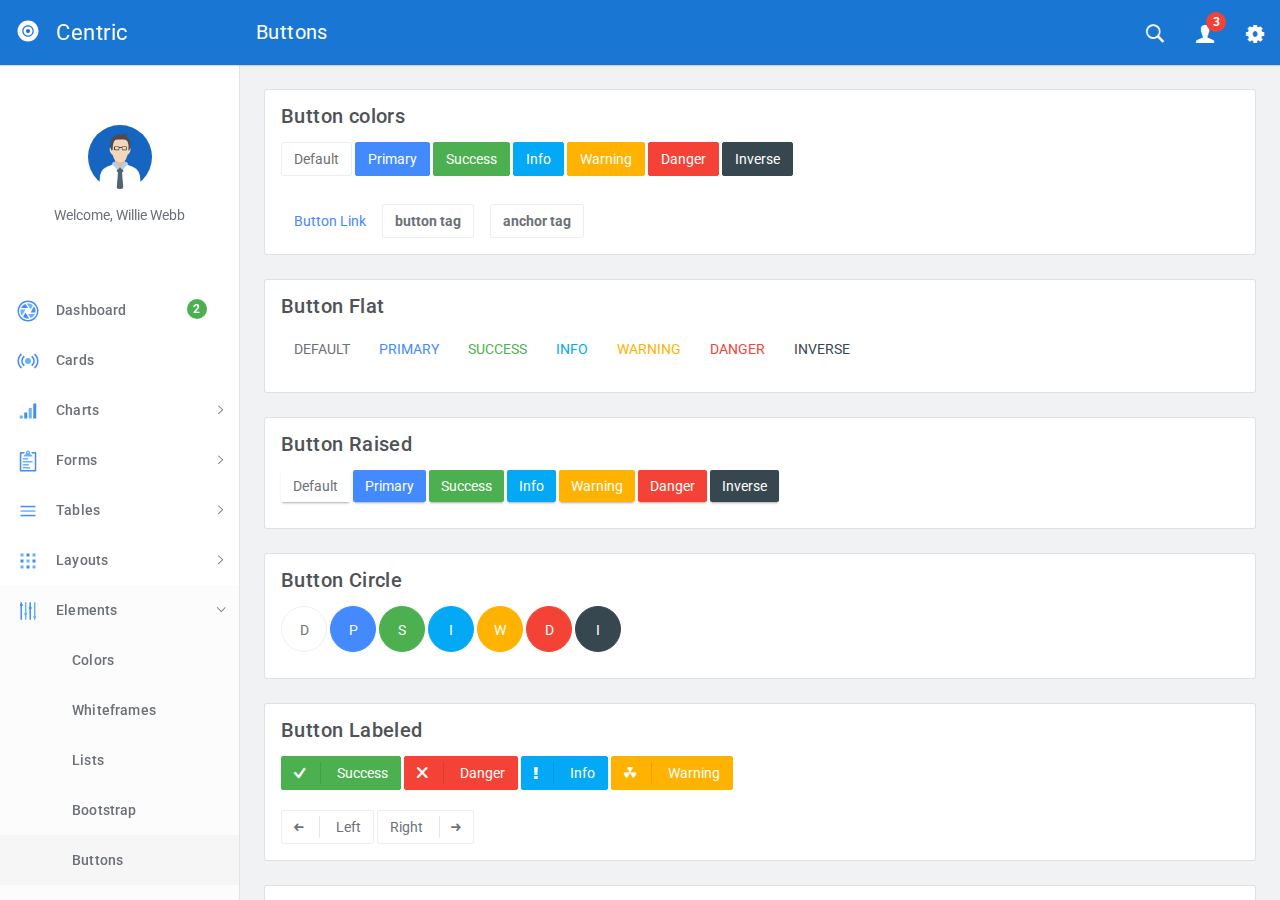
<file: src/buttons.html>
<!DOCTYPE html>
<html lang="en">
  <head>
    <meta charset="utf-8">
    <meta name="viewport" content="width=device-width, initial-scale=1, maximum-scale=1">
    <meta name="description" content="Bootstrap Admin Template">
    <meta name="keywords" content="app, responsive, jquery, bootstrap, dashboard, admin">
    <title>Centric - Bootstrap Admin Template</title>
    <!-- Vendor styles-->
    <!-- build:css(../app) css/vendor.css-->
    <!-- Animate.CSS-->
    <link rel="stylesheet" href="assets/vendor/animate.css/animate.css">
    <!-- Bootstrap-->
    <link rel="stylesheet" href="assets/vendor/bootstrap/dist/css/bootstrap.min.css">
    <!-- Ionicons-->
    <link rel="stylesheet" href="assets/vendor/ionicons/css/ionicons.css">
    <!-- Bluimp Gallery-->
    <link rel="stylesheet" href="assets/vendor/blueimp-gallery/css/blueimp-gallery.css">
    <link rel="stylesheet" href="assets/vendor/blueimp-gallery/css/blueimp-gallery-indicator.css">
    <link rel="stylesheet" href="assets/vendor/blueimp-gallery/css/blueimp-gallery-video.css">
    <!-- Datepicker-->
    <link rel="stylesheet" href="assets/vendor/bootstrap-datepicker/dist/css/bootstrap-datepicker3.css">
    <!-- Rickshaw-->
    <link rel="stylesheet" href="assets/vendor/rickshaw/rickshaw.css">
    <!-- Select2-->
    <link rel="stylesheet" href="assets/vendor/select2/dist/css/select2.css">
    <!-- Clockpicker-->
    <link rel="stylesheet" href="assets/vendor/clockpicker/dist/bootstrap-clockpicker.css">
    <!-- Range Slider-->
    <link rel="stylesheet" href="assets/vendor/nouislider/distribute/nouislider.min.css">
    <!-- ColorPicker-->
    <link rel="stylesheet" href="assets/vendor/mjolnic-bootstrap-colorpicker/dist/css/bootstrap-colorpicker.css">
    <!-- Summernote-->
    <link rel="stylesheet" href="assets/vendor/summernote/dist/summernote.css">
    <!-- Dropzone-->
    <link rel="stylesheet" href="assets/vendor/dropzone/dist/basic.css">
    <link rel="stylesheet" href="assets/vendor/dropzone/dist/dropzone.css">
    <!-- Xeditable-->
    <link rel="stylesheet" href="assets/vendor/x-editable/dist/bootstrap3-editable/css/bootstrap-editable.css">
    <!-- Bootgrid-->
    <link rel="stylesheet" href="assets/vendor/jquery.bootgrid/dist/jquery.bootgrid.css">
    <!-- Datatables-->
    <link rel="stylesheet" href="assets/vendor/datatables/media/css/jquery.dataTables.css">
    <!-- Sweet Alert-->
    <link rel="stylesheet" href="assets/vendor/sweetalert/dist/sweetalert.css">
    <!-- Loaders.CSS-->
    <link rel="stylesheet" href="assets/vendor/loaders.css/loaders.css">
    <!-- Material Floating Button-->
    <link rel="stylesheet" href="assets/vendor/ng-material-floating-button/mfb/dist/mfb.css">
    <!-- Material Colors-->
    <link rel="stylesheet" href="assets/vendor/material-colors/dist/colors.css">
    <!-- endbuild-->
    <!-- Application styles-->
    <link rel="stylesheet" href="assets/css/app.css">
  </head>
  <body class="theme-1">
    <div class="layout-container">
      <!-- top navbar-->
      <header class="header-container">
        <nav>
          <ul class="visible-xs visible-sm">
            <li><a id="sidebar-toggler" href="#" class="menu-link menu-link-slide"><span><em></em></span></a></li>
          </ul>
          <ul class="hidden-xs">
            <li><a id="offcanvas-toggler" href="#" class="menu-link menu-link-slide"><span><em></em></span></a></li>
          </ul>
          <h2 class="header-title">Buttons</h2>
          <ul class="pull-right">
            <li><a id="header-search" href="#" class="ripple"><em class="ion-ios-search-strong"></em></a></li>
            <li class="dropdown"><a href="#" data-toggle="dropdown" class="dropdown-toggle has-badge ripple"><em class="ion-person"></em><sup class="badge bg-danger">3</sup></a>
              <ul class="dropdown-menu dropdown-menu-right md-dropdown-menu">
                <li><a href="profile.html"><em class="ion-home icon-fw"></em>Profile</a></li>
                <li><a href="messages.html"><em class="ion-gear-a icon-fw"></em>Messages</a></li>
                <li role="presentation" class="divider"></li>
                <li><a href="user.login.html"><em class="ion-log-out icon-fw"></em>Logout</a></li>
              </ul>
            </li>
            <li><a id="header-settings" href="#" class="ripple"><em class="ion-gear-b"></em></a></li>
          </ul>
        </nav>
      </header>
      <!-- sidebar-->
      <aside class="sidebar-container">
        <div class="sidebar-header">
          <div class="pull-right pt-lg text-muted hidden"><em class="ion-close-round"></em></div><a href="#" class="sidebar-header-logo"><img src="assets/img/logo.png" data-svg-replace="assets/img/logo.svg" alt="Logo"><span class="sidebar-header-logo-text">Centric</span></a>
        </div>
        <div class="sidebar-content">
          <div class="sidebar-toolbar text-center"><a href=""><img src="assets/img/user/01.jpg" alt="Profile" class="img-circle thumb64"></a>
            <div class="mt">Welcome, Willie Webb</div>
          </div>
          <nav class="sidebar-nav">
            <ul>
              <li><a href="dashboard.html" class="ripple"><span class="pull-right nav-label"><span class="badge bg-success">2</span></span><span class="nav-icon"><img src="" data-svg-replace="assets/img/icons/aperture.svg" alt="MenuItem" class="hidden"></span><span>Dashboard</span></a></li>
              <li><a href="cards.html" class="ripple"><span class="pull-right nav-label"></span><span class="nav-icon"><img src="" data-svg-replace="assets/img/icons/radio-waves.svg" alt="MenuItem" class="hidden"></span><span>Cards</span></a></li>
              <li><a href="#" class="ripple"><span class="pull-right nav-caret"><em class="ion-ios-arrow-right"></em></span><span class="pull-right nav-label"></span><span class="nav-icon"><img src="" data-svg-replace="assets/img/icons/connection-bars.svg" alt="MenuItem" class="hidden"></span><span>Charts</span></a>
                <ul class="sidebar-subnav">
                  <li><a href="flot.html" class="ripple"><span class="pull-right nav-label"></span><span>Flot</span></a></li>
                  <li><a href="radial.html" class="ripple"><span class="pull-right nav-label"></span><span>Radial</span></a></li>
                  <li><a href="rickshaw.html" class="ripple"><span class="pull-right nav-label"></span><span>Rickshaw</span></a></li>
                </ul>
              </li>
              <li><a href="#" class="ripple"><span class="pull-right nav-caret"><em class="ion-ios-arrow-right"></em></span><span class="pull-right nav-label"></span><span class="nav-icon"><img src="" data-svg-replace="assets/img/icons/clipboard.svg" alt="MenuItem" class="hidden"></span><span>Forms</span></a>
                <ul class="sidebar-subnav">
                  <li><a href="forms.classic.html" class="ripple"><span class="pull-right nav-label"></span><span>Classic</span></a></li>
                  <li><a href="validation.html" class="ripple"><span class="pull-right nav-label"></span><span>Validation</span></a></li>
                  <li><a href="forms.advanced.html" class="ripple"><span class="pull-right nav-label"></span><span>Advanced</span></a></li>
                  <li><a href="material.html" class="ripple"><span class="pull-right nav-label"></span><span>Material</span></a></li>
                  <li><a href="editor.html" class="ripple"><span class="pull-right nav-label"></span><span>Editors</span></a></li>
                  <li><a href="dropzone.html" class="ripple"><span class="pull-right nav-label"></span><span>Dropzone</span></a></li>
                  <li><a href="xeditable.html" class="ripple"><span class="pull-right nav-label"></span><span>xEditable</span></a></li>
                  <li><a href="wizard.html" class="ripple"><span class="pull-right nav-label"></span><span>Wizard</span></a></li>
                </ul>
              </li>
              <li><a href="#" class="ripple"><span class="pull-right nav-caret"><em class="ion-ios-arrow-right"></em></span><span class="pull-right nav-label"></span><span class="nav-icon"><img src="" data-svg-replace="assets/img/icons/navicon.svg" alt="MenuItem" class="hidden"></span><span>Tables</span></a>
                <ul id="tables" class="sidebar-subnav">
                  <li><a href="tables.classic.html" class="ripple"><span class="pull-right nav-label"></span><span>Classic</span></a></li>
                  <li><a href="datatable.html" class="ripple"><span class="pull-right nav-label"></span><span>Datatable</span></a></li>
                  <li><a href="bootgrid.html" class="ripple"><span class="pull-right nav-label"></span><span>Bootgrid</span></a></li>
                </ul>
              </li>
              <li><a href="#" class="ripple"><span class="pull-right nav-caret"><em class="ion-ios-arrow-right"></em></span><span class="pull-right nav-label"></span><span class="nav-icon"><img src="" data-svg-replace="assets/img/icons/grid.svg" alt="MenuItem" class="hidden"></span><span>Layouts</span></a>
                <ul id="layouts" class="sidebar-subnav">
                  <li><a href="layouts.columns.html" class="ripple"><span class="pull-right nav-label"></span><span>Columns</span></a></li>
                  <li><a href="layouts.overlap.html" class="ripple"><span class="pull-right nav-label"></span><span>Overlap</span></a></li>
                  <li><a href="layouts.boxed.html" class="ripple"><span class="pull-right nav-label"></span><span>Boxed</span></a></li>
                  <li><a href="layouts.tabs.html" class="ripple"><span class="pull-right nav-label"></span><span>Tabs</span></a></li>
                  <li><a href="layouts.containers.html" class="ripple"><span class="pull-right nav-label"></span><span>Containers</span></a></li>
                </ul>
              </li>
              <li><a href="#" class="ripple"><span class="pull-right nav-caret"><em class="ion-ios-arrow-right"></em></span><span class="pull-right nav-label"></span><span class="nav-icon"><img src="" data-svg-replace="assets/img/icons/levels.svg" alt="MenuItem" class="hidden"></span><span>Elements</span></a>
                <ul id="elements" class="sidebar-subnav">
                  <li><a href="colors.html" class="ripple"><span class="pull-right nav-label"></span><span>Colors</span></a></li>
                  <li><a href="whiteframes.html" class="ripple"><span class="pull-right nav-label"></span><span>Whiteframes</span></a></li>
                  <li><a href="lists.html" class="ripple"><span class="pull-right nav-label"></span><span>Lists</span></a></li>
                  <li><a href="bootstrapui.html" class="ripple"><span class="pull-right nav-label"></span><span>Bootstrap</span></a></li>
                  <li><a href="buttons.html" class="ripple"><span class="pull-right nav-label"></span><span>Buttons</span></a></li>
                  <li><a href="sweetalert.html"><span class="pull-right nav-label"></span><span>Sweet-alert</span></a></li>
                  <li><a href="spinners.html" class="ripple"><span class="pull-right nav-label"></span><span>Spinners</span></a></li>
                  <li><a href="nestable.html" class="ripple"><span class="pull-right nav-label"></span><span>Nestable</span></a></li>
                  <li><a href="grid.html" class="ripple"><span class="pull-right nav-label"></span><span>Grid</span></a></li>
                  <li><a href="grid-masonry.html" class="ripple"><span class="pull-right nav-label"></span><span>Grid Masonry</span></a></li>
                  <li><a href="typography.html" class="ripple"><span class="pull-right nav-label"></span><span>Typography</span></a></li>
                  <li><a href="icons.html" class="ripple"><span class="pull-right nav-label"></span><span>Icons</span></a></li>
                  <li><a href="utilities.html" class="ripple"><span class="pull-right nav-label"></span><span>Utilities</span></a></li>
                </ul>
              </li>
              <li><a href="#" class="ripple"><span class="pull-right nav-caret"><em class="ion-ios-arrow-right"></em></span><span class="pull-right nav-label"></span><span class="nav-icon"><img src="" data-svg-replace="assets/img/icons/planet.svg" alt="MenuItem" class="hidden"></span><span>Maps</span></a>
                <ul id="maps" class="sidebar-subnav">
                  <li><a href="google-map-full.html" class="ripple"><span class="pull-right nav-label"></span><span>Google Maps Full</span></a></li>
                  <li><a href="google-map.html" class="ripple"><span class="pull-right nav-label"></span><span>Google Maps</span></a></li>
                  <li><a href="vector-map.html" class="ripple"><span class="pull-right nav-label"></span><span>Vector Maps</span></a></li>
                  <li><a href="datamaps.html" class="ripple"><span class="pull-right nav-label"></span><span>Datamaps</span></a></li>
                </ul>
              </li>
              <li><a href="#" class="ripple"><span class="pull-right nav-caret"><em class="ion-ios-arrow-right"></em></span><span class="pull-right nav-label"></span><span class="nav-icon"><img src="" data-svg-replace="assets/img/icons/ios-browsers.svg" alt="MenuItem" class="hidden"></span><span>Pages</span></a>
                <ul id="pages" class="sidebar-subnav">
                  <li><a href="timeline.html" class="ripple"><span class="pull-right nav-label"></span><span>Timeline</span></a></li>
                  <li><a href="invoice.html" class="ripple"><span class="pull-right nav-label"></span><span>Invoice</span></a></li>
                  <li><a href="pricing.html" class="ripple"><span class="pull-right nav-label"></span><span>Pricing</span></a></li>
                  <li><a href="contacts.html" class="ripple"><span class="pull-right nav-label"></span><span>Contacts</span></a></li>
                  <li><a href="faq.html" class="ripple"><span class="pull-right nav-label"></span><span>FAQ</span></a></li>
                  <li><a href="projects.html" class="ripple"><span class="pull-right nav-label"></span><span>Projects</span></a></li>
                  <li><a href="blog.html" class="ripple"><span class="pull-right nav-label"></span><span>Blog</span></a></li>
                  <li><a href="blog.article.html" class="ripple"><span class="pull-right nav-label"></span><span>Article</span></a></li>
                  <li><a href="profile.html" class="ripple"><span class="pull-right nav-label"></span><span>Profile</span></a></li>
                  <li><a href="gallery.html" class="ripple"><span class="pull-right nav-label"></span><span>Gallery</span></a></li>
                  <li><a href="wall.html" class="ripple"><span class="pull-right nav-label"></span><span>Wall</span></a></li>
                  <li><a href="search.html" class="ripple"><span class="pull-right nav-label"></span><span>Search</span></a></li>
                  <li><a href="messages.html" class="ripple"><span class="pull-right nav-label"></span><span>Messages Board</span></a></li>
                </ul>
              </li>
              <li><a href="#" class="ripple"><span class="pull-right nav-caret"><em class="ion-ios-arrow-right"></em></span><span class="pull-right nav-label"></span><span class="nav-icon"><img src="" data-svg-replace="assets/img/icons/person-stalker.svg" alt="MenuItem" class="hidden"></span><span>User</span></a>
                <ul id="user" class="sidebar-subnav">
                  <li><a href="login.html" class="ripple"><span class="pull-right nav-label"></span><span>Login</span></a></li>
                  <li><a href="signup.html" class="ripple"><span class="pull-right nav-label"></span><span>Signup</span></a></li>
                  <li><a href="lock.html" class="ripple"><span class="pull-right nav-label"></span><span>Lock</span></a></li>
                  <li><a href="recover.html" class="ripple"><span class="pull-right nav-label"></span><span>Recover</span></a></li>
                </ul>
              </li>
              <li><a href="../../angularjs/" class="ripple"><span class="nav-icon"><em class="ion-android-open"></em></span><span>AngularJS</span></a></li>
            </ul>
          </nav>
        </div>
      </aside>
      <div class="sidebar-layout-obfuscator"></div>
      <!-- Main section-->
      <main class="main-container">
        <!-- Page content-->
        <section>
          <div class="container container-lg">
            <!-- START card-->
            <div class="card">
              <div class="card-body">
                <h5 class="mt0">Button colors</h5>
                <button type="button" class="mb-sm btn btn-default ripple">Default</button>
                <button type="button" class="mb-sm btn btn-primary ripple">Primary</button>
                <button type="button" class="mb-sm btn btn-success ripple">Success</button>
                <button type="button" class="mb-sm btn btn-info ripple">Info</button>
                <button type="button" class="mb-sm btn btn-warning ripple">Warning</button>
                <button type="button" class="mb-sm btn btn-danger ripple">Danger</button>
                <button type="button" class="mb-sm btn btn-inverse ripple">Inverse</button><br><br><a href="#" class="btn btn-link ripple">Button Link</a>
                <button type="button" class="ripple btn btn-default mr"><strong>button tag</strong></button><a href="#" class="btn btn-default ripple"><strong>anchor tag</strong></a>
              </div>
            </div>
            <!-- END card-->
            <!-- START card-->
            <div class="card">
              <div class="card-body">
                <h5 class="mt0">Button Flat</h5>
                <p>
                  <button type="button" class="btn btn-flat btn-default ripple">Default</button>
                  <button type="button" class="btn btn-flat btn-primary ripple">Primary</button>
                  <button type="button" class="btn btn-flat btn-success ripple">Success</button>
                  <button type="button" class="btn btn-flat btn-info ripple">Info</button>
                  <button type="button" class="btn btn-flat btn-warning ripple">Warning</button>
                  <button type="button" class="btn btn-flat btn-danger ripple">Danger</button>
                  <button type="button" class="btn btn-flat btn-inverse ripple">Inverse</button>
                </p>
              </div>
            </div>
            <!-- END card-->
            <!-- START card-->
            <div class="card">
              <div class="card-body">
                <h5 class="mt0">Button Raised</h5>
                <p>
                  <button type="button" class="btn btn-raised btn-default ripple">Default</button>
                  <button type="button" class="btn btn-raised btn-primary ripple">Primary</button>
                  <button type="button" class="btn btn-raised btn-success ripple">Success</button>
                  <button type="button" class="btn btn-raised btn-info ripple">Info</button>
                  <button type="button" class="btn btn-raised btn-warning ripple">Warning</button>
                  <button type="button" class="btn btn-raised btn-danger ripple">Danger</button>
                  <button type="button" class="btn btn-raised btn-inverse ripple">Inverse</button>
                </p>
              </div>
            </div>
            <!-- END card-->
            <!-- START card-->
            <div class="card">
              <div class="card-body">
                <h5 class="mt0">Button Circle</h5>
                <p>
                  <button type="button" class="btn btn-circle btn-default ripple">D</button>
                  <button type="button" class="btn btn-circle btn-primary ripple">P</button>
                  <button type="button" class="btn btn-circle btn-success ripple">S</button>
                  <button type="button" class="btn btn-circle btn-info ripple">I</button>
                  <button type="button" class="btn btn-circle btn-warning ripple">W</button>
                  <button type="button" class="btn btn-circle btn-danger ripple">D</button>
                  <button type="button" class="btn btn-circle btn-inverse ripple">I</button>
                </p>
              </div>
            </div>
            <!-- END card-->
            <!-- START card-->
            <div class="card">
              <div class="card-body">
                <h5 class="mt0">Button Labeled</h5>
                <!-- Success button with label-->
                <button type="button" class="btn btn-labeled btn-success ripple"><span class="btn-label"><i class="ion-checkmark-round"></i></span>Success</button>
                <!-- Danger button with label-->
                <button type="button" class="btn btn-labeled btn-danger ripple"><span class="btn-label"><i class="ion-close-round"></i></span>Danger</button>
                <!-- Info button with label-->
                <button type="button" class="btn btn-labeled btn-info ripple"><span class="btn-label"><i class="ion-alert"></i></span>Info</button>
                <!-- Warning button with label-->
                <button type="button" class="btn btn-labeled btn-warning ripple"><span class="btn-label"><i class="ion-nuclear"></i></span>Warning</button><br><br>
                <!-- Standard button with label-->
                <button type="button" class="btn btn-labeled btn-default ripple"><span class="btn-label"><i class="ion-arrow-left-c"></i></span>Left</button>
                <!-- Standard button with label on the right side-->
                <button type="button" class="btn btn-labeled btn-default ripple">Right<span class="btn-label btn-label-right"><i class="ion-arrow-right-c"></i></span></button>
              </div>
            </div>
            <!-- END card-->
            <!-- START card-->
            <div class="card">
              <div class="card-body">
                <h5 class="mt0">Button sizing</h5>
                <div class="row">
                  <div class="col-md-4">
                    <p>
                      <button type="button" class="btn btn-primary btn-xl ripple">X-Large button</button>
                      <button type="button" class="btn btn-default btn-xl ripple">X-Large button</button>
                    </p>
                  </div>
                  <div class="col-md-4">
                    <p>
                      <button type="button" class="btn btn-primary btn-lg ripple">Large button</button>
                      <button type="button" class="btn btn-default btn-lg ripple">Large button</button>
                    </p>
                    <p>
                      <button type="button" class="btn btn-primary ripple">Default button</button>
                      <button type="button" class="btn btn-default ripple">Default button</button>
                    </p>
                  </div>
                  <div class="col-md-4">
                    <p>
                      <button type="button" class="btn btn-primary btn-sm ripple">Small button</button>
                      <button type="button" class="btn btn-default btn-sm ripple">Small button</button>
                    </p>
                    <p>
                      <button type="button" class="btn btn-primary btn-xs ripple">Extra small button</button>
                      <button type="button" class="btn btn-default btn-xs ripple">Extra small button</button>
                    </p>
                  </div>
                </div>
              </div>
            </div>
            <!-- END card-->
            <!-- START card-->
            <div class="card">
              <div class="card-body">
                <h5 class="mt0">Button group</h5>
                <p></p>
                <div class="btn-group">
                  <button type="button" class="btn btn-default ripple">Left</button>
                  <button type="button" class="btn btn-default ripple">Middle</button>
                  <button type="button" class="btn btn-default ripple">Right</button>
                </div>
                <p></p>
                <p></p>
                <div class="btn-group">
                  <button type="button" class="btn btn-default ripple">1</button>
                  <button type="button" class="btn btn-default ripple">2</button>
                  <button type="button" class="btn btn-default ripple">3</button>
                  <button type="button" class="btn btn-default ripple">4</button>
                </div>
                <div class="btn-group">
                  <button type="button" class="btn btn-default ripple">5</button>
                  <button type="button" class="btn btn-default ripple">6</button>
                  <button type="button" class="btn btn-default ripple">7</button>
                </div>
                <div class="btn-group">
                  <button type="button" class="btn btn-default ripple">8</button>
                </div>
              </div>
            </div>
            <!-- END card-->
            <!-- START card-->
            <div class="card">
              <div class="card-body">
                <h5 class="mt0">Button Pills</h5>
                <p>Pill left</p>
                <p>
                  <button type="button" class="btn btn-pill-left btn-default ripple">Default</button>
                  <button type="button" class="btn btn-pill-left btn-primary ripple">Primary</button>
                  <button type="button" class="btn btn-pill-left btn-success ripple">Success</button>
                  <button type="button" class="btn btn-pill-left btn-info ripple">Info</button>
                  <button type="button" class="btn btn-pill-left btn-warning ripple">Warning</button>
                  <button type="button" class="btn btn-pill-left btn-danger ripple">Danger</button>
                  <button type="button" class="btn btn-pill-left btn-inverse ripple">Inverse</button>
                </p>
                <p>Pill right</p>
                <p>
                  <button type="button" class="btn btn-pill-right btn-default ripple">Default</button>
                  <button type="button" class="btn btn-pill-right btn-primary ripple">Primary</button>
                  <button type="button" class="btn btn-pill-right btn-success ripple">Success</button>
                  <button type="button" class="btn btn-pill-right btn-info ripple">Info</button>
                  <button type="button" class="btn btn-pill-right btn-warning ripple">Warning</button>
                  <button type="button" class="btn btn-pill-right btn-danger ripple">Danger</button>
                  <button type="button" class="btn btn-pill-right btn-inverse ripple">Inverse</button>
                </p>
              </div>
            </div>
            <!-- END card-->
            <!-- START card-->
            <div class="card">
              <div class="card-body">
                <h5 class="mt0">Button Oval</h5>
                <button type="button" class="btn btn-oval btn-default ripple">Default</button>
                <button type="button" class="btn btn-oval btn-primary ripple">Primary</button>
                <button type="button" class="btn btn-oval btn-success ripple">Success</button>
                <button type="button" class="btn btn-oval btn-info ripple">Info</button>
                <button type="button" class="btn btn-oval btn-warning ripple">Warning</button>
                <button type="button" class="btn btn-oval btn-danger ripple">Danger</button>
                <button type="button" class="btn btn-oval btn-inverse ripple">Inverse</button>
              </div>
            </div>
            <!-- END card-->
            <!-- START card-->
            <div class="card">
              <div class="card-body">
                <h5 class="mt0">Button Square</h5>
                <button type="button" class="btn btn-square btn-default ripple">Default</button>
                <button type="button" class="btn btn-square btn-primary ripple">Primary</button>
                <button type="button" class="btn btn-square btn-success ripple">Success</button>
                <button type="button" class="btn btn-square btn-info ripple">Info</button>
                <button type="button" class="btn btn-square btn-warning ripple">Warning</button>
                <button type="button" class="btn btn-square btn-danger ripple">Danger</button>
                <button type="button" class="btn btn-square btn-inverse ripple">Inverse</button>
              </div>
            </div>
            <!-- END card-->
            <!-- START card-->
            <div class="card">
              <div class="card-body">
                <h5 class="mt0">Button dropdown</h5>
                          <!-- START button group-->
                          <div class="btn-group mb-sm">
                            <button type="button" data-toggle="dropdown" class="btn dropdown-toggle ripple btn-default">default<span class="caret"></span>
                            </button>
                            <ul role="menu" class="dropdown-menu">
                              <li><a href="#">Action</a></li>
                              <li><a href="#">Another action</a></li>
                              <li><a href="#">Something else here</a></li>
                              <li class="divider"></li>
                              <li><a href="#">Separated link</a></li>
                            </ul>
                          </div>
                          <!-- END button group-->
                          <!-- START button group-->
                          <div class="btn-group mb-sm">
                            <button type="button" data-toggle="dropdown" class="btn dropdown-toggle ripple btn-primary">primary<span class="caret"></span>
                            </button>
                            <ul role="menu" class="dropdown-menu">
                              <li><a href="#">Action</a></li>
                              <li><a href="#">Another action</a></li>
                              <li><a href="#">Something else here</a></li>
                              <li class="divider"></li>
                              <li><a href="#">Separated link</a></li>
                            </ul>
                          </div>
                          <!-- END button group-->
                          <!-- START button group-->
                          <div class="btn-group mb-sm">
                            <button type="button" data-toggle="dropdown" class="btn dropdown-toggle ripple btn-success">success<span class="caret"></span>
                            </button>
                            <ul role="menu" class="dropdown-menu">
                              <li><a href="#">Action</a></li>
                              <li><a href="#">Another action</a></li>
                              <li><a href="#">Something else here</a></li>
                              <li class="divider"></li>
                              <li><a href="#">Separated link</a></li>
                            </ul>
                          </div>
                          <!-- END button group-->
                          <!-- START button group-->
                          <div class="btn-group mb-sm">
                            <button type="button" data-toggle="dropdown" class="btn dropdown-toggle ripple btn-info">info<span class="caret"></span>
                            </button>
                            <ul role="menu" class="dropdown-menu">
                              <li><a href="#">Action</a></li>
                              <li><a href="#">Another action</a></li>
                              <li><a href="#">Something else here</a></li>
                              <li class="divider"></li>
                              <li><a href="#">Separated link</a></li>
                            </ul>
                          </div>
                          <!-- END button group-->
                          <!-- START button group-->
                          <div class="btn-group mb-sm">
                            <button type="button" data-toggle="dropdown" class="btn dropdown-toggle ripple btn-warning">warning<span class="caret"></span>
                            </button>
                            <ul role="menu" class="dropdown-menu">
                              <li><a href="#">Action</a></li>
                              <li><a href="#">Another action</a></li>
                              <li><a href="#">Something else here</a></li>
                              <li class="divider"></li>
                              <li><a href="#">Separated link</a></li>
                            </ul>
                          </div>
                          <!-- END button group-->
                          <!-- START button group-->
                          <div class="btn-group mb-sm">
                            <button type="button" data-toggle="dropdown" class="btn dropdown-toggle ripple btn-danger">danger<span class="caret"></span>
                            </button>
                            <ul role="menu" class="dropdown-menu">
                              <li><a href="#">Action</a></li>
                              <li><a href="#">Another action</a></li>
                              <li><a href="#">Something else here</a></li>
                              <li class="divider"></li>
                              <li><a href="#">Separated link</a></li>
                            </ul>
                          </div>
                          <!-- END button group-->
                          <!-- START button group-->
                          <div class="btn-group mb-sm">
                            <button type="button" data-toggle="dropdown" class="btn dropdown-toggle ripple btn-inverse">inverse<span class="caret"></span>
                            </button>
                            <ul role="menu" class="dropdown-menu">
                              <li><a href="#">Action</a></li>
                              <li><a href="#">Another action</a></li>
                              <li><a href="#">Something else here</a></li>
                              <li class="divider"></li>
                              <li><a href="#">Separated link</a></li>
                            </ul>
                          </div>
                          <!-- END button group-->
              </div>
            </div>
            <!-- END card-->
            <!-- START card-->
            <div class="card">
              <div class="card-body">
                <h5 class="mt0 ellipsis">Split button dropdown</h5>
                          <!-- START button group-->
                          <div class="btn-group">
                            <button type="button" class="btn ripple btn-default">Action</button>
                            <button type="button" data-toggle="dropdown" class="btn dropdown-toggle ripple btn-default"><span class="caret"></span><span class="sr-only">default</span></button>
                            <ul role="menu" class="dropdown-menu">
                              <li><a href="#">Action</a></li>
                              <li><a href="#">Another action</a></li>
                              <li><a href="#">Something else here</a></li>
                              <li class="divider"></li>
                              <li><a href="#">Separated link</a></li>
                            </ul>
                          </div>
                          <!-- END button group-->
                          <!-- START button group-->
                          <div class="btn-group">
                            <button type="button" class="btn ripple btn-primary">Action</button>
                            <button type="button" data-toggle="dropdown" class="btn dropdown-toggle ripple btn-primary"><span class="caret"></span><span class="sr-only">primary</span></button>
                            <ul role="menu" class="dropdown-menu">
                              <li><a href="#">Action</a></li>
                              <li><a href="#">Another action</a></li>
                              <li><a href="#">Something else here</a></li>
                              <li class="divider"></li>
                              <li><a href="#">Separated link</a></li>
                            </ul>
                          </div>
                          <!-- END button group-->
                          <!-- START button group-->
                          <div class="btn-group">
                            <button type="button" class="btn ripple btn-success">Action</button>
                            <button type="button" data-toggle="dropdown" class="btn dropdown-toggle ripple btn-success"><span class="caret"></span><span class="sr-only">success</span></button>
                            <ul role="menu" class="dropdown-menu">
                              <li><a href="#">Action</a></li>
                              <li><a href="#">Another action</a></li>
                              <li><a href="#">Something else here</a></li>
                              <li class="divider"></li>
                              <li><a href="#">Separated link</a></li>
                            </ul>
                          </div>
                          <!-- END button group-->
                          <!-- START button group-->
                          <div class="btn-group">
                            <button type="button" class="btn ripple btn-info">Action</button>
                            <button type="button" data-toggle="dropdown" class="btn dropdown-toggle ripple btn-info"><span class="caret"></span><span class="sr-only">info</span></button>
                            <ul role="menu" class="dropdown-menu">
                              <li><a href="#">Action</a></li>
                              <li><a href="#">Another action</a></li>
                              <li><a href="#">Something else here</a></li>
                              <li class="divider"></li>
                              <li><a href="#">Separated link</a></li>
                            </ul>
                          </div>
                          <!-- END button group-->
                          <!-- START button group-->
                          <div class="btn-group">
                            <button type="button" class="btn ripple btn-warning">Action</button>
                            <button type="button" data-toggle="dropdown" class="btn dropdown-toggle ripple btn-warning"><span class="caret"></span><span class="sr-only">warning</span></button>
                            <ul role="menu" class="dropdown-menu">
                              <li><a href="#">Action</a></li>
                              <li><a href="#">Another action</a></li>
                              <li><a href="#">Something else here</a></li>
                              <li class="divider"></li>
                              <li><a href="#">Separated link</a></li>
                            </ul>
                          </div>
                          <!-- END button group-->
                          <!-- START button group-->
                          <div class="btn-group">
                            <button type="button" class="btn ripple btn-danger">Action</button>
                            <button type="button" data-toggle="dropdown" class="btn dropdown-toggle ripple btn-danger"><span class="caret"></span><span class="sr-only">danger</span></button>
                            <ul role="menu" class="dropdown-menu">
                              <li><a href="#">Action</a></li>
                              <li><a href="#">Another action</a></li>
                              <li><a href="#">Something else here</a></li>
                              <li class="divider"></li>
                              <li><a href="#">Separated link</a></li>
                            </ul>
                          </div>
                          <!-- END button group-->
                          <!-- START button group-->
                          <div class="btn-group">
                            <button type="button" class="btn ripple btn-inverse">Action</button>
                            <button type="button" data-toggle="dropdown" class="btn dropdown-toggle ripple btn-inverse"><span class="caret"></span><span class="sr-only">inverse</span></button>
                            <ul role="menu" class="dropdown-menu">
                              <li><a href="#">Action</a></li>
                              <li><a href="#">Another action</a></li>
                              <li><a href="#">Something else here</a></li>
                              <li class="divider"></li>
                              <li><a href="#">Separated link</a></li>
                            </ul>
                          </div>
                          <!-- END button group-->
              </div>
            </div>
            <!-- END card-->
          </div>
        </section>
        <!-- Page footer-->
        <footer><span>2017 - Centric app.</span></footer>
      </main>
    </div>
    <!-- Search template-->
    <div tabindex="-1" role="dialog" class="modal modal-top fade modal-search">
      <div class="modal-dialog">
        <div class="modal-content">
          <div class="modal-body">
            <div class="pull-left">
              <button type="button" data-dismiss="modal" class="btn btn-flat"><em class="ion-arrow-left-c icon-24"></em></button>
            </div>
            <div class="pull-right">
              <button type="button" class="btn btn-flat"><em class="ion-android-microphone icon-24"></em></button>
            </div>
            <form action="#" class="oh">
              <div class="mda-form-control pt0">
                <input type="text" placeholder="Search.." data-localize="header.SEARCH" class="form-control header-input-search">
                <div class="mda-form-control-line"></div>
              </div>
            </form>
          </div>
        </div>
      </div>
    </div>
    <!-- End Search template-->
    <!-- Settings template-->
    <div tabindex="-1" role="dialog" class="modal-settings modal modal-right fade">
      <div class="modal-dialog modal-lg">
        <div class="modal-content">
          <div class="modal-header">
            <div data-dismiss="modal" class="pull-right clickable"><em class="ion-close-round text-soft"></em></div>
            <h4 class="modal-title"><span>Settings</span></h4>
          </div>
          <div class="modal-body">
            <div class="clearfix mb">
              <div class="pull-left wd-tiny mb">
                <div class="setting-color">
                  <label class="preview-theme-1">
                    <input type="radio" checked="checked" name="setting-theme" value="0"><span class="ion-checkmark-round"></span>
                    <div class="t-grid">
                      <div class="t-row">
                        <div class="t-col preview-header"></div>
                        <div class="t-col preview-sidebar"></div>
                        <div class="t-col preview-content"></div>
                      </div>
                    </div>
                  </label>
                </div>
              </div>
              <div class="pull-left wd-tiny mb">
                <div class="setting-color">
                  <label class="preview-theme-2">
                    <input type="radio" name="setting-theme" value="1"><span class="ion-checkmark-round"></span>
                    <div class="t-grid">
                      <div class="t-row">
                        <div class="t-col preview-header"></div>
                        <div class="t-col preview-sidebar"></div>
                        <div class="t-col preview-content"></div>
                      </div>
                    </div>
                  </label>
                </div>
              </div>
              <div class="pull-left wd-tiny mb">
                <div class="setting-color">
                  <label class="preview-theme-3">
                    <input type="radio" name="setting-theme" value="2"><span class="ion-checkmark-round"></span>
                    <div class="t-grid">
                      <div class="t-row">
                        <div class="t-col preview-header"></div>
                        <div class="t-col preview-sidebar"></div>
                        <div class="t-col preview-content"></div>
                      </div>
                    </div>
                  </label>
                </div>
              </div>
              <div class="pull-left wd-tiny mb">
                <div class="setting-color">
                  <label class="preview-theme-4">
                    <input type="radio" name="setting-theme" value="3"><span class="ion-checkmark-round"></span>
                    <div class="t-grid">
                      <div class="t-row">
                        <div class="t-col preview-header"></div>
                        <div class="t-col preview-sidebar"></div>
                        <div class="t-col preview-content"></div>
                      </div>
                    </div>
                  </label>
                </div>
              </div>
              <div class="pull-left wd-tiny mb">
                <div class="setting-color">
                  <label class="preview-theme-5">
                    <input type="radio" name="setting-theme" value="4"><span class="ion-checkmark-round"></span>
                    <div class="t-grid">
                      <div class="t-row">
                        <div class="t-col preview-header"></div>
                        <div class="t-col preview-sidebar"></div>
                        <div class="t-col preview-content"></div>
                      </div>
                    </div>
                  </label>
                </div>
              </div>
              <div class="pull-left wd-tiny mb">
                <div class="setting-color">
                  <label class="preview-theme-6">
                    <input type="radio" name="setting-theme" value="5"><span class="ion-checkmark-round"></span>
                    <div class="t-grid">
                      <div class="t-row">
                        <div class="t-col preview-header"></div>
                        <div class="t-col preview-sidebar"></div>
                        <div class="t-col preview-content"></div>
                      </div>
                    </div>
                  </label>
                </div>
              </div>
              <div class="pull-left wd-tiny mb">
                <div class="setting-color">
                  <label class="preview-theme-7">
                    <input type="radio" name="setting-theme" value="6"><span class="ion-checkmark-round"></span>
                    <div class="t-grid">
                      <div class="t-row">
                        <div class="t-col preview-header"></div>
                        <div class="t-col preview-sidebar"></div>
                        <div class="t-col preview-content"></div>
                      </div>
                    </div>
                  </label>
                </div>
              </div>
              <div class="pull-left wd-tiny mb">
                <div class="setting-color">
                  <label class="preview-theme-8">
                    <input type="radio" name="setting-theme" value="7"><span class="ion-checkmark-round"></span>
                    <div class="t-grid">
                      <div class="t-row">
                        <div class="t-col preview-header"></div>
                        <div class="t-col preview-sidebar"></div>
                        <div class="t-col preview-content"></div>
                      </div>
                    </div>
                  </label>
                </div>
              </div>
              <div class="pull-left wd-tiny mb">
                <div class="setting-color">
                  <label class="preview-theme-9">
                    <input type="radio" name="setting-theme" value="8"><span class="ion-checkmark-round"></span>
                    <div class="t-grid">
                      <div class="t-row">
                        <div class="t-col preview-header"></div>
                        <div class="t-col preview-sidebar"></div>
                        <div class="t-col preview-content"></div>
                      </div>
                    </div>
                  </label>
                </div>
              </div>
            </div>
            <hr>
            <p>
              <label class="mda-checkbox">
                <input id="sidebar-showheader" type="checkbox" checked=""><em class="bg-indigo-500"></em>Sidebar header
              </label>
            </p>
            <p>
              <label class="mda-checkbox">
                <input id="sidebar-showtoolbar" type="checkbox" checked=""><em class="bg-indigo-500"></em>Sidebar toolbar
              </label>
            </p>
            <p>
              <label class="mda-checkbox">
                <input id="sidebar-offcanvas" type="checkbox"><em class="bg-indigo-500"></em>Sidebar offcanvas
              </label>
            </p>
            <hr>
            <p>Navigation icon</p>
            <p>
              <label class="mda-radio">
                <input type="radio" name="headerMenulink" value="menu-link-close"><em class="bg-indigo-500"></em>Close icon
              </label>
            </p>
            <p>
              <label class="mda-radio">
                <input type="radio" checked="" name="headerMenulink" value="menu-link-slide"><em class="bg-indigo-500"></em>Slide arrow
              </label>
            </p>
            <p>
              <label class="mda-radio">
                <input type="radio" name="headerMenulink" value="menu-link-arrow"><em class="bg-indigo-500"></em>Big arrow
              </label>
            </p>
            <hr>
            <button type="button" data-toggle-fullscreen="" class="btn btn-default btn-raised">Toggle fullscreen</button>
            <hr>
            <p>Change language</p>
            <!-- START Language list-->
            <div class="btn-group">
              <button type="button" data-toggle="dropdown" class="btn btn-default btn-block btn-raised">English</button>
              <ul role="menu" class="dropdown-menu dropdown-menu-right animated fadeInUpShort">
                <li><a href="#" data-set-lang="en">English</a></li>
                <li><a href="#" data-set-lang="es">Spanish</a></li>
              </ul>
            </div>
            <!-- END Language list-->
          </div>
        </div>
      </div>
    </div>
    <!-- End Settings template-->
    <!-- Google Maps API-->
    <script type="text/javascript" src="http://maps.google.com/maps/api/js?key=AIzaSyD_MleSHludEfiKUi1CCyumkv74Pm4u8Is"></script>
    <!-- build:js(../app) js/vendor.js-->
    <!-- Modernizr-->
    <script src="assets/vendor/modernizr/modernizr.custom.js"></script>
    <!-- jQuery-->
    <script src="assets/vendor/jquery/dist/jquery.js"></script>
    <!-- Bootstrap-->
    <script src="assets/vendor/bootstrap/dist/js/bootstrap.js"></script>
    <!-- jQuery Browser-->
    <script src="assets/vendor/jquery.browser/dist/jquery.browser.js"></script>
    <!-- Material Colors-->
    <script src="assets/vendor/material-colors/dist/colors.js"></script>
    <!-- Bootstrap Filestyle-->
    <script src="assets/vendor/bootstrap-filestyle/src/bootstrap-filestyle.js"></script>
    <!-- Flot charts-->
    <script src="assets/vendor/flot/jquery.flot.js"></script>
    <script src="assets/vendor/flot/jquery.flot.categories.js"></script>
    <script src="assets/vendor/flot-spline/js/jquery.flot.spline.js"></script>
    <script src="assets/vendor/flot.tooltip/js/jquery.flot.tooltip.js"></script>
    <script src="assets/vendor/flot/jquery.flot.resize.js"></script>
    <script src="assets/vendor/flot/jquery.flot.pie.js"></script>
    <script src="assets/vendor/flot/jquery.flot.time.js"></script>
    <script src="assets/vendor/sidebysideimproved/jquery.flot.orderBars.js"></script>
    <!-- jVector Maps-->
    <script src="assets/vendor/ika.jvectormap/jquery-jvectormap-1.2.2.min.js"></script>
    <script src="assets/vendor/ika.jvectormap/jquery-jvectormap-us-mill-en.js"></script>
    <script src="assets/vendor/ika.jvectormap/jquery-jvectormap-world-mill-en.js"></script>
    <!-- Easypie Charts-->
    <script src="assets/vendor/jquery.easy-pie-chart/dist/jquery.easypiechart.js"></script>
    <!-- Screenfull-->
    <script src="assets/vendor/screenfull/dist/screenfull.js"></script>
    <!-- Sparkline-->
    <script src="assets/vendor/sparkline/index.js"></script>
    <!-- Datepicker-->
    <script src="assets/vendor/bootstrap-datepicker/js/bootstrap-datepicker.js"></script>
    <!-- jQuery Knob charts-->
    <script src="assets/vendor/jquery-knob/js/jquery.knob.js"></script>
    <!-- Rickshaw-->
    <script src="assets/vendor/d3/d3.js"></script>
    <script src="assets/vendor/rickshaw/rickshaw.js"></script>
    <!-- jQuery Form Validation-->
    <script src="assets/vendor/jquery-validation/dist/jquery.validate.js"></script>
    <script src="assets/vendor/jquery-validation/dist/additional-methods.js"></script>
    <!-- JQUERY STEPS-->
    <script src="assets/vendor/jquery.steps/build/jquery.steps.js"></script>
    <!-- Select2-->
    <script src="assets/vendor/select2/dist/js/select2.js"></script>
    <!-- Clockpicker-->
    <script src="assets/vendor/clockpicker/dist/bootstrap-clockpicker.js"></script>
    <!-- Range Slider-->
    <script src="assets/vendor/nouislider/distribute/nouislider.js"></script>
    <!-- ColorPicker-->
    <script src="assets/vendor/mjolnic-bootstrap-colorpicker/dist/js/bootstrap-colorpicker.js"></script>
    <!-- Summernote-->
    <script src="assets/vendor/summernote/dist/summernote.js"></script>
    <!-- Dropzone-->
    <script src="assets/vendor/dropzone/dist/dropzone.js"></script>
    <!-- Xeditable-->
    <script src="assets/vendor/x-editable/dist/bootstrap3-editable/js/bootstrap-editable.js"></script>
    <!-- Momentjs-->
    <script src="assets/vendor/moment/min/moment-with-locales.js"></script>
    <!-- Google Maps-->
    <script src="assets/vendor/gmaps/gmaps.js"></script>
    <!-- Bootgrid-->
    <script src="assets/vendor/jquery.bootgrid/dist/jquery.bootgrid.js"></script>
    <script src="assets/vendor/jquery.bootgrid/dist/jquery.bootgrid.fa.js"></script>
    <!-- Datatables-->
    <script src="assets/vendor/datatables/media/js/jquery.dataTables.js"></script>
    <!-- Nestable-->
    <script src="assets/vendor/nestable/jquery.nestable.js"></script>
    <!-- Sweet Alert-->
    <script src="assets/vendor/sweetalert/dist/sweetalert-dev.js"></script>
    <!-- Masonry-->
    <script src="assets/vendor/masonry/dist/masonry.pkgd.js"></script>
    <!-- Images Loaded-->
    <script src="assets/vendor/imagesloaded/imagesloaded.pkgd.js"></script>
    <!-- Loaders.CSS-->
    <script src="assets/vendor/loaders.css/loaders.css.js"></script>
    <!-- jQuery Localize-->
    <script src="assets/vendor/jquery-localize-i18n/dist/jquery.localize.js"></script>
    <!-- Blueimp Gallery-->
    <script src="assets/vendor/blueimp-gallery/js/blueimp-helper.js"></script>
    <script src="assets/vendor/blueimp-gallery/js/blueimp-gallery.js"></script>
    <script src="assets/vendor/blueimp-gallery/js/blueimp-gallery-fullscreen.js"></script>
    <script src="assets/vendor/blueimp-gallery/js/blueimp-gallery-indicator.js"></script>
    <script src="assets/vendor/blueimp-gallery/js/blueimp-gallery-video.js"></script>
    <script src="assets/vendor/blueimp-gallery/js/blueimp-gallery-vimeo.js"></script>
    <script src="assets/vendor/blueimp-gallery/js/blueimp-gallery-youtube.js"></script>
    <script src="assets/vendor/blueimp-gallery/js/jquery.blueimp-gallery.js"></script>
    <!-- Datamaps-->
    <script src="assets/vendor/topojson/topojson.min.js"></script>
    <script src="assets/vendor/datamaps/dist/datamaps.all.js"></script>
    <!-- endbuild-->
    <!-- App script-->
    <script src="assets/js/app.js"></script>
  </body>
</html>
</file>
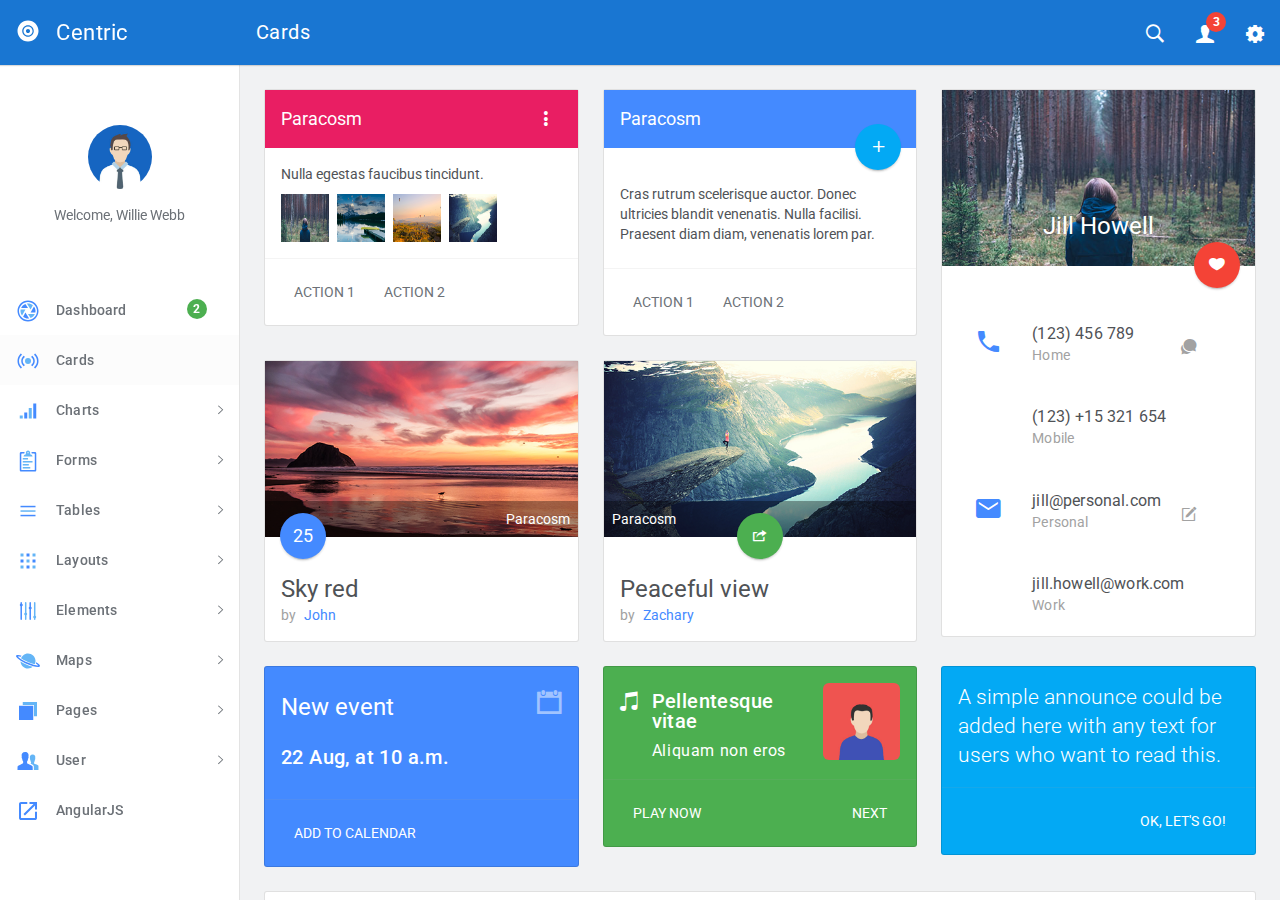
<file: src/cards.html>
<!DOCTYPE html>
<html lang="en">
  <head>
    <meta charset="utf-8">
    <meta name="viewport" content="width=device-width, initial-scale=1, maximum-scale=1">
    <meta name="description" content="Bootstrap Admin Template">
    <meta name="keywords" content="app, responsive, jquery, bootstrap, dashboard, admin">
    <title>Centric - Bootstrap Admin Template</title>
    <!-- Vendor styles-->
    <!-- build:css(../app) css/vendor.css-->
    <!-- Animate.CSS-->
    <link rel="stylesheet" href="assets/vendor/animate.css/animate.css">
    <!-- Bootstrap-->
    <link rel="stylesheet" href="assets/vendor/bootstrap/dist/css/bootstrap.min.css">
    <!-- Ionicons-->
    <link rel="stylesheet" href="assets/vendor/ionicons/css/ionicons.css">
    <!-- Bluimp Gallery-->
    <link rel="stylesheet" href="assets/vendor/blueimp-gallery/css/blueimp-gallery.css">
    <link rel="stylesheet" href="assets/vendor/blueimp-gallery/css/blueimp-gallery-indicator.css">
    <link rel="stylesheet" href="assets/vendor/blueimp-gallery/css/blueimp-gallery-video.css">
    <!-- Datepicker-->
    <link rel="stylesheet" href="assets/vendor/bootstrap-datepicker/dist/css/bootstrap-datepicker3.css">
    <!-- Rickshaw-->
    <link rel="stylesheet" href="assets/vendor/rickshaw/rickshaw.css">
    <!-- Select2-->
    <link rel="stylesheet" href="assets/vendor/select2/dist/css/select2.css">
    <!-- Clockpicker-->
    <link rel="stylesheet" href="assets/vendor/clockpicker/dist/bootstrap-clockpicker.css">
    <!-- Range Slider-->
    <link rel="stylesheet" href="assets/vendor/nouislider/distribute/nouislider.min.css">
    <!-- ColorPicker-->
    <link rel="stylesheet" href="assets/vendor/mjolnic-bootstrap-colorpicker/dist/css/bootstrap-colorpicker.css">
    <!-- Summernote-->
    <link rel="stylesheet" href="assets/vendor/summernote/dist/summernote.css">
    <!-- Dropzone-->
    <link rel="stylesheet" href="assets/vendor/dropzone/dist/basic.css">
    <link rel="stylesheet" href="assets/vendor/dropzone/dist/dropzone.css">
    <!-- Xeditable-->
    <link rel="stylesheet" href="assets/vendor/x-editable/dist/bootstrap3-editable/css/bootstrap-editable.css">
    <!-- Bootgrid-->
    <link rel="stylesheet" href="assets/vendor/jquery.bootgrid/dist/jquery.bootgrid.css">
    <!-- Datatables-->
    <link rel="stylesheet" href="assets/vendor/datatables/media/css/jquery.dataTables.css">
    <!-- Sweet Alert-->
    <link rel="stylesheet" href="assets/vendor/sweetalert/dist/sweetalert.css">
    <!-- Loaders.CSS-->
    <link rel="stylesheet" href="assets/vendor/loaders.css/loaders.css">
    <!-- Material Floating Button-->
    <link rel="stylesheet" href="assets/vendor/ng-material-floating-button/mfb/dist/mfb.css">
    <!-- Material Colors-->
    <link rel="stylesheet" href="assets/vendor/material-colors/dist/colors.css">
    <!-- endbuild-->
    <!-- Application styles-->
    <link rel="stylesheet" href="assets/css/app.css">
  </head>
  <body class="theme-1">
    <div class="layout-container">
      <!-- top navbar-->
      <header class="header-container">
        <nav>
          <ul class="visible-xs visible-sm">
            <li><a id="sidebar-toggler" href="#" class="menu-link menu-link-slide"><span><em></em></span></a></li>
          </ul>
          <ul class="hidden-xs">
            <li><a id="offcanvas-toggler" href="#" class="menu-link menu-link-slide"><span><em></em></span></a></li>
          </ul>
          <h2 class="header-title">Cards</h2>
          <ul class="pull-right">
            <li><a id="header-search" href="#" class="ripple"><em class="ion-ios-search-strong"></em></a></li>
            <li class="dropdown"><a href="#" data-toggle="dropdown" class="dropdown-toggle has-badge ripple"><em class="ion-person"></em><sup class="badge bg-danger">3</sup></a>
              <ul class="dropdown-menu dropdown-menu-right md-dropdown-menu">
                <li><a href="profile.html"><em class="ion-home icon-fw"></em>Profile</a></li>
                <li><a href="messages.html"><em class="ion-gear-a icon-fw"></em>Messages</a></li>
                <li role="presentation" class="divider"></li>
                <li><a href="user.login.html"><em class="ion-log-out icon-fw"></em>Logout</a></li>
              </ul>
            </li>
            <li><a id="header-settings" href="#" class="ripple"><em class="ion-gear-b"></em></a></li>
          </ul>
        </nav>
      </header>
      <!-- sidebar-->
      <aside class="sidebar-container">
        <div class="sidebar-header">
          <div class="pull-right pt-lg text-muted hidden"><em class="ion-close-round"></em></div><a href="#" class="sidebar-header-logo"><img src="assets/img/logo.png" data-svg-replace="assets/img/logo.svg" alt="Logo"><span class="sidebar-header-logo-text">Centric</span></a>
        </div>
        <div class="sidebar-content">
          <div class="sidebar-toolbar text-center"><a href=""><img src="assets/img/user/01.jpg" alt="Profile" class="img-circle thumb64"></a>
            <div class="mt">Welcome, Willie Webb</div>
          </div>
          <nav class="sidebar-nav">
            <ul>
              <li><a href="dashboard.html" class="ripple"><span class="pull-right nav-label"><span class="badge bg-success">2</span></span><span class="nav-icon"><img src="" data-svg-replace="assets/img/icons/aperture.svg" alt="MenuItem" class="hidden"></span><span>Dashboard</span></a></li>
              <li><a href="cards.html" class="ripple"><span class="pull-right nav-label"></span><span class="nav-icon"><img src="" data-svg-replace="assets/img/icons/radio-waves.svg" alt="MenuItem" class="hidden"></span><span>Cards</span></a></li>
              <li><a href="#" class="ripple"><span class="pull-right nav-caret"><em class="ion-ios-arrow-right"></em></span><span class="pull-right nav-label"></span><span class="nav-icon"><img src="" data-svg-replace="assets/img/icons/connection-bars.svg" alt="MenuItem" class="hidden"></span><span>Charts</span></a>
                <ul class="sidebar-subnav">
                  <li><a href="flot.html" class="ripple"><span class="pull-right nav-label"></span><span>Flot</span></a></li>
                  <li><a href="radial.html" class="ripple"><span class="pull-right nav-label"></span><span>Radial</span></a></li>
                  <li><a href="rickshaw.html" class="ripple"><span class="pull-right nav-label"></span><span>Rickshaw</span></a></li>
                </ul>
              </li>
              <li><a href="#" class="ripple"><span class="pull-right nav-caret"><em class="ion-ios-arrow-right"></em></span><span class="pull-right nav-label"></span><span class="nav-icon"><img src="" data-svg-replace="assets/img/icons/clipboard.svg" alt="MenuItem" class="hidden"></span><span>Forms</span></a>
                <ul class="sidebar-subnav">
                  <li><a href="forms.classic.html" class="ripple"><span class="pull-right nav-label"></span><span>Classic</span></a></li>
                  <li><a href="validation.html" class="ripple"><span class="pull-right nav-label"></span><span>Validation</span></a></li>
                  <li><a href="forms.advanced.html" class="ripple"><span class="pull-right nav-label"></span><span>Advanced</span></a></li>
                  <li><a href="material.html" class="ripple"><span class="pull-right nav-label"></span><span>Material</span></a></li>
                  <li><a href="editor.html" class="ripple"><span class="pull-right nav-label"></span><span>Editors</span></a></li>
                  <li><a href="dropzone.html" class="ripple"><span class="pull-right nav-label"></span><span>Dropzone</span></a></li>
                  <li><a href="xeditable.html" class="ripple"><span class="pull-right nav-label"></span><span>xEditable</span></a></li>
                  <li><a href="wizard.html" class="ripple"><span class="pull-right nav-label"></span><span>Wizard</span></a></li>
                </ul>
              </li>
              <li><a href="#" class="ripple"><span class="pull-right nav-caret"><em class="ion-ios-arrow-right"></em></span><span class="pull-right nav-label"></span><span class="nav-icon"><img src="" data-svg-replace="assets/img/icons/navicon.svg" alt="MenuItem" class="hidden"></span><span>Tables</span></a>
                <ul id="tables" class="sidebar-subnav">
                  <li><a href="tables.classic.html" class="ripple"><span class="pull-right nav-label"></span><span>Classic</span></a></li>
                  <li><a href="datatable.html" class="ripple"><span class="pull-right nav-label"></span><span>Datatable</span></a></li>
                  <li><a href="bootgrid.html" class="ripple"><span class="pull-right nav-label"></span><span>Bootgrid</span></a></li>
                </ul>
              </li>
              <li><a href="#" class="ripple"><span class="pull-right nav-caret"><em class="ion-ios-arrow-right"></em></span><span class="pull-right nav-label"></span><span class="nav-icon"><img src="" data-svg-replace="assets/img/icons/grid.svg" alt="MenuItem" class="hidden"></span><span>Layouts</span></a>
                <ul id="layouts" class="sidebar-subnav">
                  <li><a href="layouts.columns.html" class="ripple"><span class="pull-right nav-label"></span><span>Columns</span></a></li>
                  <li><a href="layouts.overlap.html" class="ripple"><span class="pull-right nav-label"></span><span>Overlap</span></a></li>
                  <li><a href="layouts.boxed.html" class="ripple"><span class="pull-right nav-label"></span><span>Boxed</span></a></li>
                  <li><a href="layouts.tabs.html" class="ripple"><span class="pull-right nav-label"></span><span>Tabs</span></a></li>
                  <li><a href="layouts.containers.html" class="ripple"><span class="pull-right nav-label"></span><span>Containers</span></a></li>
                </ul>
              </li>
              <li><a href="#" class="ripple"><span class="pull-right nav-caret"><em class="ion-ios-arrow-right"></em></span><span class="pull-right nav-label"></span><span class="nav-icon"><img src="" data-svg-replace="assets/img/icons/levels.svg" alt="MenuItem" class="hidden"></span><span>Elements</span></a>
                <ul id="elements" class="sidebar-subnav">
                  <li><a href="colors.html" class="ripple"><span class="pull-right nav-label"></span><span>Colors</span></a></li>
                  <li><a href="whiteframes.html" class="ripple"><span class="pull-right nav-label"></span><span>Whiteframes</span></a></li>
                  <li><a href="lists.html" class="ripple"><span class="pull-right nav-label"></span><span>Lists</span></a></li>
                  <li><a href="bootstrapui.html" class="ripple"><span class="pull-right nav-label"></span><span>Bootstrap</span></a></li>
                  <li><a href="buttons.html" class="ripple"><span class="pull-right nav-label"></span><span>Buttons</span></a></li>
                  <li><a href="sweetalert.html"><span class="pull-right nav-label"></span><span>Sweet-alert</span></a></li>
                  <li><a href="spinners.html" class="ripple"><span class="pull-right nav-label"></span><span>Spinners</span></a></li>
                  <li><a href="nestable.html" class="ripple"><span class="pull-right nav-label"></span><span>Nestable</span></a></li>
                  <li><a href="grid.html" class="ripple"><span class="pull-right nav-label"></span><span>Grid</span></a></li>
                  <li><a href="grid-masonry.html" class="ripple"><span class="pull-right nav-label"></span><span>Grid Masonry</span></a></li>
                  <li><a href="typography.html" class="ripple"><span class="pull-right nav-label"></span><span>Typography</span></a></li>
                  <li><a href="icons.html" class="ripple"><span class="pull-right nav-label"></span><span>Icons</span></a></li>
                  <li><a href="utilities.html" class="ripple"><span class="pull-right nav-label"></span><span>Utilities</span></a></li>
                </ul>
              </li>
              <li><a href="#" class="ripple"><span class="pull-right nav-caret"><em class="ion-ios-arrow-right"></em></span><span class="pull-right nav-label"></span><span class="nav-icon"><img src="" data-svg-replace="assets/img/icons/planet.svg" alt="MenuItem" class="hidden"></span><span>Maps</span></a>
                <ul id="maps" class="sidebar-subnav">
                  <li><a href="google-map-full.html" class="ripple"><span class="pull-right nav-label"></span><span>Google Maps Full</span></a></li>
                  <li><a href="google-map.html" class="ripple"><span class="pull-right nav-label"></span><span>Google Maps</span></a></li>
                  <li><a href="vector-map.html" class="ripple"><span class="pull-right nav-label"></span><span>Vector Maps</span></a></li>
                  <li><a href="datamaps.html" class="ripple"><span class="pull-right nav-label"></span><span>Datamaps</span></a></li>
                </ul>
              </li>
              <li><a href="#" class="ripple"><span class="pull-right nav-caret"><em class="ion-ios-arrow-right"></em></span><span class="pull-right nav-label"></span><span class="nav-icon"><img src="" data-svg-replace="assets/img/icons/ios-browsers.svg" alt="MenuItem" class="hidden"></span><span>Pages</span></a>
                <ul id="pages" class="sidebar-subnav">
                  <li><a href="timeline.html" class="ripple"><span class="pull-right nav-label"></span><span>Timeline</span></a></li>
                  <li><a href="invoice.html" class="ripple"><span class="pull-right nav-label"></span><span>Invoice</span></a></li>
                  <li><a href="pricing.html" class="ripple"><span class="pull-right nav-label"></span><span>Pricing</span></a></li>
                  <li><a href="contacts.html" class="ripple"><span class="pull-right nav-label"></span><span>Contacts</span></a></li>
                  <li><a href="faq.html" class="ripple"><span class="pull-right nav-label"></span><span>FAQ</span></a></li>
                  <li><a href="projects.html" class="ripple"><span class="pull-right nav-label"></span><span>Projects</span></a></li>
                  <li><a href="blog.html" class="ripple"><span class="pull-right nav-label"></span><span>Blog</span></a></li>
                  <li><a href="blog.article.html" class="ripple"><span class="pull-right nav-label"></span><span>Article</span></a></li>
                  <li><a href="profile.html" class="ripple"><span class="pull-right nav-label"></span><span>Profile</span></a></li>
                  <li><a href="gallery.html" class="ripple"><span class="pull-right nav-label"></span><span>Gallery</span></a></li>
                  <li><a href="wall.html" class="ripple"><span class="pull-right nav-label"></span><span>Wall</span></a></li>
                  <li><a href="search.html" class="ripple"><span class="pull-right nav-label"></span><span>Search</span></a></li>
                  <li><a href="messages.html" class="ripple"><span class="pull-right nav-label"></span><span>Messages Board</span></a></li>
                </ul>
              </li>
              <li><a href="#" class="ripple"><span class="pull-right nav-caret"><em class="ion-ios-arrow-right"></em></span><span class="pull-right nav-label"></span><span class="nav-icon"><img src="" data-svg-replace="assets/img/icons/person-stalker.svg" alt="MenuItem" class="hidden"></span><span>User</span></a>
                <ul id="user" class="sidebar-subnav">
                  <li><a href="login.html" class="ripple"><span class="pull-right nav-label"></span><span>Login</span></a></li>
                  <li><a href="signup.html" class="ripple"><span class="pull-right nav-label"></span><span>Signup</span></a></li>
                  <li><a href="lock.html" class="ripple"><span class="pull-right nav-label"></span><span>Lock</span></a></li>
                  <li><a href="recover.html" class="ripple"><span class="pull-right nav-label"></span><span>Recover</span></a></li>
                </ul>
              </li>
              <li><a href="../../angularjs/" class="ripple"><span class="nav-icon"><em class="ion-android-open"></em></span><span>AngularJS</span></a></li>
            </ul>
          </nav>
        </div>
      </aside>
      <div class="sidebar-layout-obfuscator"></div>
      <!-- Main section-->
      <main class="main-container">
        <!-- Page content-->
        <section>
          <div class="container container-lg">
            <div class="row">
              <div class="col-lg-8 col-xs-12">
                <div class="row">
                  <div class="col-sm-6 col-xs-12">
                    <div class="card">
                      <div class="card-heading bg-pink-500">
                        <!-- START dropdown-->
                        <div class="pull-right dropdown">
                          <button type="button" data-toggle="dropdown" class="btn btn-flat btn-flat-icon"><em class="ion-android-more-vertical"></em></button>
                          <ul role="menu" class="dropdown-menu md-dropdown-menu dropdown-menu-right">
                            <li><a href="#">Option 1</a></li>
                            <li><a href="#">Option 2</a></li>
                            <li><a href="#">Option 3</a></li>
                          </ul>
                        </div>
                        <!-- END dropdown-->
                        <div class="card-title">Paracosm</div>
                      </div>
                      <div class="card-body">
                        <p>Nulla egestas faucibus tincidunt.</p>
                        <p class="m0"><a href="#"><img src="assets/img/pic1.jpg" alt="Pic" class="mr-sm thumb48"></a><a href="#"><img src="assets/img/pic2.jpg" alt="Pic" class="mr-sm thumb48"></a><a href="#"><img src="assets/img/pic3.jpg" alt="Pic" class="mr-sm thumb48"></a><a href="#"><img src="assets/img/pic4.jpg" alt="Pic" class="mr-sm thumb48"></a></p>
                      </div>
                      <div class="card-footer">
                        <button type="button" class="btn btn-flat btn-default">Action 1</button>
                        <button type="button" class="btn btn-flat btn-default">Action 2</button>
                      </div>
                    </div>
                  </div>
                  <div class="col-sm-6 col-xs-12">
                    <div class="card">
                      <div class="card-heading bg-primary">
                        <div class="card-title">Paracosm</div>
                      </div>
                      <div class="card-offset">
                        <div class="card-offset-item text-right">
                          <button type="button" class="btn-raised btn btn-info btn-circle btn-lg"><em class="ion-android-add"></em></button>
                        </div>
                      </div>
                      <div class="card-body pt0">
                        <p class="mb-sm">Cras rutrum scelerisque auctor. Donec ultricies blandit venenatis. Nulla facilisi. Praesent diam diam, venenatis lorem par.</p>
                      </div>
                      <div class="card-footer">
                        <button type="button" class="btn btn-flat btn-default">Action 1</button>
                        <button type="button" class="btn btn-flat btn-default">Action 2</button>
                      </div>
                    </div>
                  </div>
                </div>
                <div class="row">
                  <div class="col-sm-6 col-xs-12">
                    <div class="card">
                      <div class="card-item"><img src="assets/img/pic5.jpg" alt="MaterialImg" class="fw img-responsive">
                        <div class="card-item-text text-right">Paracosm</div>
                      </div>
                      <div class="card-offset">
                        <div class="card-offset-item text-left">
                          <button type="button" class="btn-raised btn btn-primary btn-circle btn-lg">25</button>
                        </div>
                      </div>
                      <div class="card-body pt0">
                        <h4 class="m0">Sky red</h4>
                        <p class="m0"><span class="mr-sm text-muted">by</span><a href="#">John</a></p>
                      </div>
                    </div>
                  </div>
                  <div class="col-sm-6 col-xs-12">
                    <div class="card">
                      <div class="card-item"><img src="assets/img/pic4.jpg" alt="MaterialImg" class="fw img-responsive">
                        <div class="card-item-text">Paracosm</div>
                      </div>
                      <div class="card-offset">
                        <div class="card-offset-item text-center">
                          <button type="button" class="btn-raised btn btn-success btn-circle btn-lg"><em class="ion-share"></em></button>
                        </div>
                      </div>
                      <div class="card-body pt0">
                        <h4 class="m0">Peaceful view</h4>
                        <p class="m0"><span class="mr-sm text-muted">by</span><a href="#">Zachary</a></p>
                      </div>
                    </div>
                  </div>
                </div>
              </div>
              <div class="col-lg-4 col-xs-12">
                <div class="card">
                  <div class="card-item"><img src="assets/img/pic1.jpg" alt="MaterialImg" class="fw img-responsive">
                    <div class="card-item-text bg-transparent">
                      <h4 class="text-center">Jill Howell</h4>
                    </div>
                  </div>
                  <div class="card-offset">
                    <div class="card-offset-item text-right">
                      <button type="button" class="btn-raised btn btn-danger btn-circle btn-lg"><em class="ion-ios-heart"></em></button>
                    </div>
                  </div>
                  <div class="mda-list">
                    <div class="mda-list-item">
                      <div class="mda-list-item-icon"><em class="ion-android-call icon-2x text-primary"></em></div>
                      <div class="mda-list-item-text mda-2-line">
                        <h3>(123) 456 789</h3>
                        <h4 class="text-muted">Home</h4>
                      </div>
                      <div class="mda-list-item-icon pull-right"><em class="ion-chatbubbles icon-lg text-muted"></em></div>
                    </div>
                    <div class="mda-list-item">
                      <div class="mda-list-item-icon"></div>
                      <div class="mda-list-item-text mda-2-line">
                        <h3>(123) +15 321 654</h3>
                        <h4 class="text-muted">Mobile</h4>
                      </div>
                    </div>
                    <div class="mda-list-item">
                      <div class="mda-list-item-icon"><em class="ion-android-mail icon-2x text-primary"></em></div>
                      <div class="mda-list-item-text mda-2-line">
                        <h3>jill@personal.com</h3>
                        <h4 class="text-muted">Personal</h4>
                      </div>
                      <div class="mda-list-item-icon pull-right"><em class="ion-compose icon-lg text-muted"></em></div>
                    </div>
                    <div class="mda-list-item">
                      <div class="mda-list-item-icon"></div>
                      <div class="mda-list-item-text mda-2-line">
                        <h3>jill.howell@work.com</h3>
                        <h4 class="text-muted">Work</h4>
                      </div>
                    </div>
                  </div>
                </div>
              </div>
            </div>
            <div class="row">
              <div class="col-lg-4 col-md-6 col-xs-12">
                <div class="card bg-primary">
                  <div class="card-body">
                    <div class="pull-right"><em class="ion-calendar icon-2x text-muted"></em></div>
                    <h4 class="mv-sm">New event</h4>
                    <h5>22 Aug, at 10 a.m.</h5>
                  </div>
                  <div class="card-footer">
                    <button type="button" class="btn btn-flat btn-primary text-white">Add to Calendar</button>
                  </div>
                </div>
              </div>
              <div class="col-lg-4 col-md-6 col-xs-12">
                <div class="card bg-success">
                  <div class="card-body">
                    <div class="row">
                      <div class="col-xs-8"><em class="ion-ios-musical-notes icon-2x pull-left"></em>
                        <div class="pl-xl">
                          <h5 class="mv-sm">Pellentesque vitae</h5>
                          <h6 class="m0">Aliquam non eros</h6>
                        </div>
                      </div>
                      <div class="col-xs-4"><a href="#"><img src="assets/img/user/05.jpg" alt="Image" class="img-responsive img-rounded"></a></div>
                    </div>
                  </div>
                  <div class="card-footer clearfix">
                    <div class="pull-left">
                      <button type="button" class="btn btn-flat btn-success text-white">Play now</button>
                    </div>
                    <div class="pull-right">
                      <button type="button" class="btn btn-flat btn-success text-white">Next</button>
                    </div>
                  </div>
                </div>
              </div>
              <div class="col-lg-4 col-xs-12">
                <div class="card bg-info">
                  <div class="card-body">
                    <p class="lead m0">A simple announce could be added here with any text for users who want to read this.</p>
                  </div>
                  <div class="card-footer text-right">
                    <button type="button" class="btn btn-flat btn-info text-white">Ok, Let's Go!</button>
                  </div>
                </div>
              </div>
            </div>
            <!-- Large card-->
            <div class="card">
              <div class="card-heading">
                <!-- START dropdown-->
                <div class="pull-right dropdown">
                  <button type="button" data-toggle="dropdown" class="btn btn-default btn-flat btn-flat-icon"><em class="ion-android-more-vertical"></em></button>
                  <ul role="menu" class="dropdown-menu md-dropdown-menu dropdown-menu-right">
                    <li><a href="#">Option 1</a></li>
                    <li><a href="#">Option 2</a></li>
                    <li><a href="#">Option 3</a></li>
                  </ul>
                </div>
                <!-- END dropdown-->
              </div>
              <div class="card-body pt0">
                <h3 class="mt0">Technology</h3>
                <p>Dolore ex deserunt aute fugiat aute nulla ea sunt aliqua nisi cupidatat eu. Nostrud in laboris labore nisi amet do dolor eu fugiat consectetur elit cillum esse. Pariatur occaecat nisi laboris tempor laboris eiusmod qui id Lorem esse commodo in. Exercitation aute dolore deserunt culpa consequat elit labore incididunt elit anim.</p>
              </div>
              <div class="card-footer">
                <button type="button" class="btn btn-flat btn-primary">Read More</button>
              </div>
            </div>
            <div class="row">
              <div class="col-lg-3 col-sm-6 col-xs-12">
                <div class="card">
                  <div class="card-item"><img src="assets/img/pic3.jpg" alt="MaterialImg" class="fw img-responsive"></div>
                  <div class="card-body">
                    <h4 class="mt0">Freedom in the air</h4>
                    <p class="m0">Nunc vitae ipsum elit, non lacinia dui. Sed tempor lacinia tempus. Etiam eget congue nulla. Sed quis eros libero, a euismod nisl.</p>
                  </div>
                </div>
              </div>
              <div class="col-lg-3 col-sm-6 col-xs-12">
                <div class="card">
                  <div class="card-item"><img src="assets/img/pic2.jpg" alt="MaterialImg" class="fw img-responsive"></div>
                  <div class="card-body">
                    <h4 class="mt0">Mountain lake</h4>
                    <p>Cras et dui non erat ornare ornare eget non sapien.</p>
                    <div class="text-right">
                      <button type="button" class="btn btn-flat btn-primary">Share</button>
                      <button type="button" class="btn btn-flat btn-primary">More</button>
                    </div>
                  </div>
                </div>
              </div>
              <div class="col-lg-3 col-sm-6 col-xs-12">
                <div class="card">
                  <div class="card-item"><img src="assets/img/pic1.jpg" alt="MaterialImg" class="fw img-responsive">
                    <div class="card-item-text"><a href="#" class="link-white"><em class="ion-map mr icon-lg"></em></a><a href="#" class="link-white"><em class="ion-ios-heart-outline mr icon-lg"></em></a><a href="#" class="link-white"><em class="ion-image icon-lg"></em></a></div>
                  </div>
                  <div class="card-body">
                    <h4 class="mt0">Forest trip</h4>
                    <p>Nullam quis lorem a est auctor venenatis vel vitae ipsum.</p>
                    <hr>
                    <div class="clearfix">
                      <div class="pull-left"><span class="mr-sm text-muted">by</span><a href="#">Bonnie</a></div>
                      <div class="pull-right text-muted"><em class="ion-android-time mr-sm"></em><span>a week ago</span></div>
                    </div>
                  </div>
                </div>
              </div>
              <div class="col-lg-3 col-sm-6 col-xs-12">
                <div class="card">
                  <div class="card-item"><img src="assets/img/pic4.jpg" alt="MaterialImg" class="fw img-responsive">
                    <p class="card-item-text">Picture.png</p>
                  </div>
                </div>
              </div>
              <div class="col-lg-3 col-sm-6 col-xs-12">
                <div class="card">
                  <div class="card-item"><img src="assets/img/pic1.jpg" alt="MaterialImg" class="fw img-responsive">
                    <p class="card-item-text">Image.jpg</p>
                  </div>
                </div>
              </div>
            </div>
          </div>
        </section>
        <!-- Page footer-->
        <footer><span>2017 - Centric app.</span></footer>
      </main>
    </div>
    <!-- Search template-->
    <div tabindex="-1" role="dialog" class="modal modal-top fade modal-search">
      <div class="modal-dialog">
        <div class="modal-content">
          <div class="modal-body">
            <div class="pull-left">
              <button type="button" data-dismiss="modal" class="btn btn-flat"><em class="ion-arrow-left-c icon-24"></em></button>
            </div>
            <div class="pull-right">
              <button type="button" class="btn btn-flat"><em class="ion-android-microphone icon-24"></em></button>
            </div>
            <form action="#" class="oh">
              <div class="mda-form-control pt0">
                <input type="text" placeholder="Search.." data-localize="header.SEARCH" class="form-control header-input-search">
                <div class="mda-form-control-line"></div>
              </div>
            </form>
          </div>
        </div>
      </div>
    </div>
    <!-- End Search template-->
    <!-- Settings template-->
    <div tabindex="-1" role="dialog" class="modal-settings modal modal-right fade">
      <div class="modal-dialog modal-lg">
        <div class="modal-content">
          <div class="modal-header">
            <div data-dismiss="modal" class="pull-right clickable"><em class="ion-close-round text-soft"></em></div>
            <h4 class="modal-title"><span>Settings</span></h4>
          </div>
          <div class="modal-body">
            <div class="clearfix mb">
              <div class="pull-left wd-tiny mb">
                <div class="setting-color">
                  <label class="preview-theme-1">
                    <input type="radio" checked="checked" name="setting-theme" value="0"><span class="ion-checkmark-round"></span>
                    <div class="t-grid">
                      <div class="t-row">
                        <div class="t-col preview-header"></div>
                        <div class="t-col preview-sidebar"></div>
                        <div class="t-col preview-content"></div>
                      </div>
                    </div>
                  </label>
                </div>
              </div>
              <div class="pull-left wd-tiny mb">
                <div class="setting-color">
                  <label class="preview-theme-2">
                    <input type="radio" name="setting-theme" value="1"><span class="ion-checkmark-round"></span>
                    <div class="t-grid">
                      <div class="t-row">
                        <div class="t-col preview-header"></div>
                        <div class="t-col preview-sidebar"></div>
                        <div class="t-col preview-content"></div>
                      </div>
                    </div>
                  </label>
                </div>
              </div>
              <div class="pull-left wd-tiny mb">
                <div class="setting-color">
                  <label class="preview-theme-3">
                    <input type="radio" name="setting-theme" value="2"><span class="ion-checkmark-round"></span>
                    <div class="t-grid">
                      <div class="t-row">
                        <div class="t-col preview-header"></div>
                        <div class="t-col preview-sidebar"></div>
                        <div class="t-col preview-content"></div>
                      </div>
                    </div>
                  </label>
                </div>
              </div>
              <div class="pull-left wd-tiny mb">
                <div class="setting-color">
                  <label class="preview-theme-4">
                    <input type="radio" name="setting-theme" value="3"><span class="ion-checkmark-round"></span>
                    <div class="t-grid">
                      <div class="t-row">
                        <div class="t-col preview-header"></div>
                        <div class="t-col preview-sidebar"></div>
                        <div class="t-col preview-content"></div>
                      </div>
                    </div>
                  </label>
                </div>
              </div>
              <div class="pull-left wd-tiny mb">
                <div class="setting-color">
                  <label class="preview-theme-5">
                    <input type="radio" name="setting-theme" value="4"><span class="ion-checkmark-round"></span>
                    <div class="t-grid">
                      <div class="t-row">
                        <div class="t-col preview-header"></div>
                        <div class="t-col preview-sidebar"></div>
                        <div class="t-col preview-content"></div>
                      </div>
                    </div>
                  </label>
                </div>
              </div>
              <div class="pull-left wd-tiny mb">
                <div class="setting-color">
                  <label class="preview-theme-6">
                    <input type="radio" name="setting-theme" value="5"><span class="ion-checkmark-round"></span>
                    <div class="t-grid">
                      <div class="t-row">
                        <div class="t-col preview-header"></div>
                        <div class="t-col preview-sidebar"></div>
                        <div class="t-col preview-content"></div>
                      </div>
                    </div>
                  </label>
                </div>
              </div>
              <div class="pull-left wd-tiny mb">
                <div class="setting-color">
                  <label class="preview-theme-7">
                    <input type="radio" name="setting-theme" value="6"><span class="ion-checkmark-round"></span>
                    <div class="t-grid">
                      <div class="t-row">
                        <div class="t-col preview-header"></div>
                        <div class="t-col preview-sidebar"></div>
                        <div class="t-col preview-content"></div>
                      </div>
                    </div>
                  </label>
                </div>
              </div>
              <div class="pull-left wd-tiny mb">
                <div class="setting-color">
                  <label class="preview-theme-8">
                    <input type="radio" name="setting-theme" value="7"><span class="ion-checkmark-round"></span>
                    <div class="t-grid">
                      <div class="t-row">
                        <div class="t-col preview-header"></div>
                        <div class="t-col preview-sidebar"></div>
                        <div class="t-col preview-content"></div>
                      </div>
                    </div>
                  </label>
                </div>
              </div>
              <div class="pull-left wd-tiny mb">
                <div class="setting-color">
                  <label class="preview-theme-9">
                    <input type="radio" name="setting-theme" value="8"><span class="ion-checkmark-round"></span>
                    <div class="t-grid">
                      <div class="t-row">
                        <div class="t-col preview-header"></div>
                        <div class="t-col preview-sidebar"></div>
                        <div class="t-col preview-content"></div>
                      </div>
                    </div>
                  </label>
                </div>
              </div>
            </div>
            <hr>
            <p>
              <label class="mda-checkbox">
                <input id="sidebar-showheader" type="checkbox" checked=""><em class="bg-indigo-500"></em>Sidebar header
              </label>
            </p>
            <p>
              <label class="mda-checkbox">
                <input id="sidebar-showtoolbar" type="checkbox" checked=""><em class="bg-indigo-500"></em>Sidebar toolbar
              </label>
            </p>
            <p>
              <label class="mda-checkbox">
                <input id="sidebar-offcanvas" type="checkbox"><em class="bg-indigo-500"></em>Sidebar offcanvas
              </label>
            </p>
            <hr>
            <p>Navigation icon</p>
            <p>
              <label class="mda-radio">
                <input type="radio" name="headerMenulink" value="menu-link-close"><em class="bg-indigo-500"></em>Close icon
              </label>
            </p>
            <p>
              <label class="mda-radio">
                <input type="radio" checked="" name="headerMenulink" value="menu-link-slide"><em class="bg-indigo-500"></em>Slide arrow
              </label>
            </p>
            <p>
              <label class="mda-radio">
                <input type="radio" name="headerMenulink" value="menu-link-arrow"><em class="bg-indigo-500"></em>Big arrow
              </label>
            </p>
            <hr>
            <button type="button" data-toggle-fullscreen="" class="btn btn-default btn-raised">Toggle fullscreen</button>
            <hr>
            <p>Change language</p>
            <!-- START Language list-->
            <div class="btn-group">
              <button type="button" data-toggle="dropdown" class="btn btn-default btn-block btn-raised">English</button>
              <ul role="menu" class="dropdown-menu dropdown-menu-right animated fadeInUpShort">
                <li><a href="#" data-set-lang="en">English</a></li>
                <li><a href="#" data-set-lang="es">Spanish</a></li>
              </ul>
            </div>
            <!-- END Language list-->
          </div>
        </div>
      </div>
    </div>
    <!-- End Settings template-->
    <!-- Google Maps API-->
    <script type="text/javascript" src="http://maps.google.com/maps/api/js?key=AIzaSyD_MleSHludEfiKUi1CCyumkv74Pm4u8Is"></script>
    <!-- build:js(../app) js/vendor.js-->
    <!-- Modernizr-->
    <script src="assets/vendor/modernizr/modernizr.custom.js"></script>
    <!-- jQuery-->
    <script src="assets/vendor/jquery/dist/jquery.js"></script>
    <!-- Bootstrap-->
    <script src="assets/vendor/bootstrap/dist/js/bootstrap.js"></script>
    <!-- jQuery Browser-->
    <script src="assets/vendor/jquery.browser/dist/jquery.browser.js"></script>
    <!-- Material Colors-->
    <script src="assets/vendor/material-colors/dist/colors.js"></script>
    <!-- Bootstrap Filestyle-->
    <script src="assets/vendor/bootstrap-filestyle/src/bootstrap-filestyle.js"></script>
    <!-- Flot charts-->
    <script src="assets/vendor/flot/jquery.flot.js"></script>
    <script src="assets/vendor/flot/jquery.flot.categories.js"></script>
    <script src="assets/vendor/flot-spline/js/jquery.flot.spline.js"></script>
    <script src="assets/vendor/flot.tooltip/js/jquery.flot.tooltip.js"></script>
    <script src="assets/vendor/flot/jquery.flot.resize.js"></script>
    <script src="assets/vendor/flot/jquery.flot.pie.js"></script>
    <script src="assets/vendor/flot/jquery.flot.time.js"></script>
    <script src="assets/vendor/sidebysideimproved/jquery.flot.orderBars.js"></script>
    <!-- jVector Maps-->
    <script src="assets/vendor/ika.jvectormap/jquery-jvectormap-1.2.2.min.js"></script>
    <script src="assets/vendor/ika.jvectormap/jquery-jvectormap-us-mill-en.js"></script>
    <script src="assets/vendor/ika.jvectormap/jquery-jvectormap-world-mill-en.js"></script>
    <!-- Easypie Charts-->
    <script src="assets/vendor/jquery.easy-pie-chart/dist/jquery.easypiechart.js"></script>
    <!-- Screenfull-->
    <script src="assets/vendor/screenfull/dist/screenfull.js"></script>
    <!-- Sparkline-->
    <script src="assets/vendor/sparkline/index.js"></script>
    <!-- Datepicker-->
    <script src="assets/vendor/bootstrap-datepicker/js/bootstrap-datepicker.js"></script>
    <!-- jQuery Knob charts-->
    <script src="assets/vendor/jquery-knob/js/jquery.knob.js"></script>
    <!-- Rickshaw-->
    <script src="assets/vendor/d3/d3.js"></script>
    <script src="assets/vendor/rickshaw/rickshaw.js"></script>
    <!-- jQuery Form Validation-->
    <script src="assets/vendor/jquery-validation/dist/jquery.validate.js"></script>
    <script src="assets/vendor/jquery-validation/dist/additional-methods.js"></script>
    <!-- JQUERY STEPS-->
    <script src="assets/vendor/jquery.steps/build/jquery.steps.js"></script>
    <!-- Select2-->
    <script src="assets/vendor/select2/dist/js/select2.js"></script>
    <!-- Clockpicker-->
    <script src="assets/vendor/clockpicker/dist/bootstrap-clockpicker.js"></script>
    <!-- Range Slider-->
    <script src="assets/vendor/nouislider/distribute/nouislider.js"></script>
    <!-- ColorPicker-->
    <script src="assets/vendor/mjolnic-bootstrap-colorpicker/dist/js/bootstrap-colorpicker.js"></script>
    <!-- Summernote-->
    <script src="assets/vendor/summernote/dist/summernote.js"></script>
    <!-- Dropzone-->
    <script src="assets/vendor/dropzone/dist/dropzone.js"></script>
    <!-- Xeditable-->
    <script src="assets/vendor/x-editable/dist/bootstrap3-editable/js/bootstrap-editable.js"></script>
    <!-- Momentjs-->
    <script src="assets/vendor/moment/min/moment-with-locales.js"></script>
    <!-- Google Maps-->
    <script src="assets/vendor/gmaps/gmaps.js"></script>
    <!-- Bootgrid-->
    <script src="assets/vendor/jquery.bootgrid/dist/jquery.bootgrid.js"></script>
    <script src="assets/vendor/jquery.bootgrid/dist/jquery.bootgrid.fa.js"></script>
    <!-- Datatables-->
    <script src="assets/vendor/datatables/media/js/jquery.dataTables.js"></script>
    <!-- Nestable-->
    <script src="assets/vendor/nestable/jquery.nestable.js"></script>
    <!-- Sweet Alert-->
    <script src="assets/vendor/sweetalert/dist/sweetalert-dev.js"></script>
    <!-- Masonry-->
    <script src="assets/vendor/masonry/dist/masonry.pkgd.js"></script>
    <!-- Images Loaded-->
    <script src="assets/vendor/imagesloaded/imagesloaded.pkgd.js"></script>
    <!-- Loaders.CSS-->
    <script src="assets/vendor/loaders.css/loaders.css.js"></script>
    <!-- jQuery Localize-->
    <script src="assets/vendor/jquery-localize-i18n/dist/jquery.localize.js"></script>
    <!-- Blueimp Gallery-->
    <script src="assets/vendor/blueimp-gallery/js/blueimp-helper.js"></script>
    <script src="assets/vendor/blueimp-gallery/js/blueimp-gallery.js"></script>
    <script src="assets/vendor/blueimp-gallery/js/blueimp-gallery-fullscreen.js"></script>
    <script src="assets/vendor/blueimp-gallery/js/blueimp-gallery-indicator.js"></script>
    <script src="assets/vendor/blueimp-gallery/js/blueimp-gallery-video.js"></script>
    <script src="assets/vendor/blueimp-gallery/js/blueimp-gallery-vimeo.js"></script>
    <script src="assets/vendor/blueimp-gallery/js/blueimp-gallery-youtube.js"></script>
    <script src="assets/vendor/blueimp-gallery/js/jquery.blueimp-gallery.js"></script>
    <!-- Datamaps-->
    <script src="assets/vendor/topojson/topojson.min.js"></script>
    <script src="assets/vendor/datamaps/dist/datamaps.all.js"></script>
    <!-- endbuild-->
    <!-- App script-->
    <script src="assets/js/app.js"></script>
  </body>
</html>
</file>
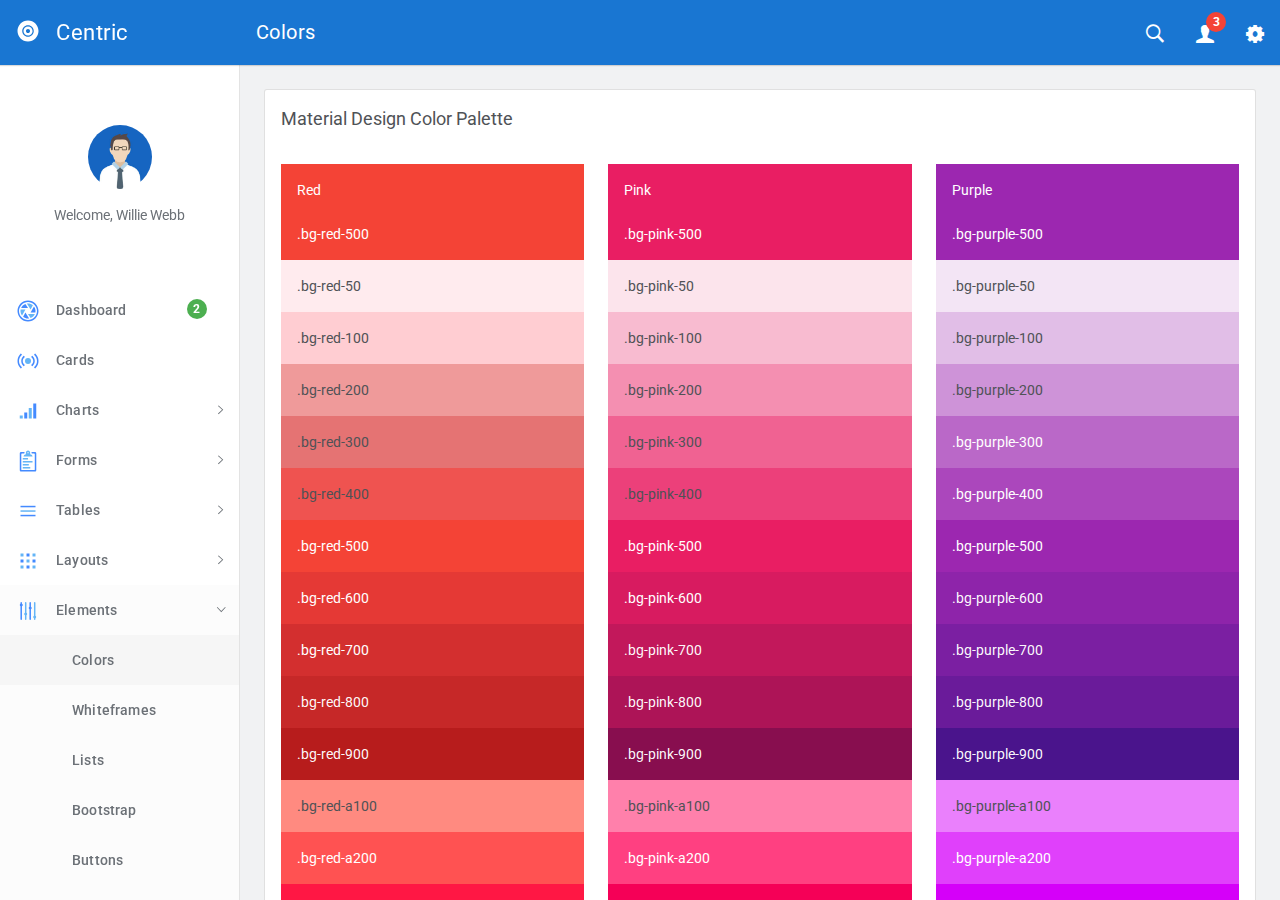
<file: src/colors.html>
<!DOCTYPE html>
<html lang="en">
  <head>
    <meta charset="utf-8">
    <meta name="viewport" content="width=device-width, initial-scale=1, maximum-scale=1">
    <meta name="description" content="Bootstrap Admin Template">
    <meta name="keywords" content="app, responsive, jquery, bootstrap, dashboard, admin">
    <title>Centric - Bootstrap Admin Template</title>
    <!-- Vendor styles-->
    <!-- build:css(../app) css/vendor.css-->
    <!-- Animate.CSS-->
    <link rel="stylesheet" href="assets/vendor/animate.css/animate.css">
    <!-- Bootstrap-->
    <link rel="stylesheet" href="assets/vendor/bootstrap/dist/css/bootstrap.min.css">
    <!-- Ionicons-->
    <link rel="stylesheet" href="assets/vendor/ionicons/css/ionicons.css">
    <!-- Bluimp Gallery-->
    <link rel="stylesheet" href="assets/vendor/blueimp-gallery/css/blueimp-gallery.css">
    <link rel="stylesheet" href="assets/vendor/blueimp-gallery/css/blueimp-gallery-indicator.css">
    <link rel="stylesheet" href="assets/vendor/blueimp-gallery/css/blueimp-gallery-video.css">
    <!-- Datepicker-->
    <link rel="stylesheet" href="assets/vendor/bootstrap-datepicker/dist/css/bootstrap-datepicker3.css">
    <!-- Rickshaw-->
    <link rel="stylesheet" href="assets/vendor/rickshaw/rickshaw.css">
    <!-- Select2-->
    <link rel="stylesheet" href="assets/vendor/select2/dist/css/select2.css">
    <!-- Clockpicker-->
    <link rel="stylesheet" href="assets/vendor/clockpicker/dist/bootstrap-clockpicker.css">
    <!-- Range Slider-->
    <link rel="stylesheet" href="assets/vendor/nouislider/distribute/nouislider.min.css">
    <!-- ColorPicker-->
    <link rel="stylesheet" href="assets/vendor/mjolnic-bootstrap-colorpicker/dist/css/bootstrap-colorpicker.css">
    <!-- Summernote-->
    <link rel="stylesheet" href="assets/vendor/summernote/dist/summernote.css">
    <!-- Dropzone-->
    <link rel="stylesheet" href="assets/vendor/dropzone/dist/basic.css">
    <link rel="stylesheet" href="assets/vendor/dropzone/dist/dropzone.css">
    <!-- Xeditable-->
    <link rel="stylesheet" href="assets/vendor/x-editable/dist/bootstrap3-editable/css/bootstrap-editable.css">
    <!-- Bootgrid-->
    <link rel="stylesheet" href="assets/vendor/jquery.bootgrid/dist/jquery.bootgrid.css">
    <!-- Datatables-->
    <link rel="stylesheet" href="assets/vendor/datatables/media/css/jquery.dataTables.css">
    <!-- Sweet Alert-->
    <link rel="stylesheet" href="assets/vendor/sweetalert/dist/sweetalert.css">
    <!-- Loaders.CSS-->
    <link rel="stylesheet" href="assets/vendor/loaders.css/loaders.css">
    <!-- Material Floating Button-->
    <link rel="stylesheet" href="assets/vendor/ng-material-floating-button/mfb/dist/mfb.css">
    <!-- Material Colors-->
    <link rel="stylesheet" href="assets/vendor/material-colors/dist/colors.css">
    <!-- endbuild-->
    <!-- Application styles-->
    <link rel="stylesheet" href="assets/css/app.css">
  </head>
  <body class="theme-1">
    <div class="layout-container">
      <!-- top navbar-->
      <header class="header-container">
        <nav>
          <ul class="visible-xs visible-sm">
            <li><a id="sidebar-toggler" href="#" class="menu-link menu-link-slide"><span><em></em></span></a></li>
          </ul>
          <ul class="hidden-xs">
            <li><a id="offcanvas-toggler" href="#" class="menu-link menu-link-slide"><span><em></em></span></a></li>
          </ul>
          <h2 class="header-title">Colors</h2>
          <ul class="pull-right">
            <li><a id="header-search" href="#" class="ripple"><em class="ion-ios-search-strong"></em></a></li>
            <li class="dropdown"><a href="#" data-toggle="dropdown" class="dropdown-toggle has-badge ripple"><em class="ion-person"></em><sup class="badge bg-danger">3</sup></a>
              <ul class="dropdown-menu dropdown-menu-right md-dropdown-menu">
                <li><a href="profile.html"><em class="ion-home icon-fw"></em>Profile</a></li>
                <li><a href="messages.html"><em class="ion-gear-a icon-fw"></em>Messages</a></li>
                <li role="presentation" class="divider"></li>
                <li><a href="user.login.html"><em class="ion-log-out icon-fw"></em>Logout</a></li>
              </ul>
            </li>
            <li><a id="header-settings" href="#" class="ripple"><em class="ion-gear-b"></em></a></li>
          </ul>
        </nav>
      </header>
      <!-- sidebar-->
      <aside class="sidebar-container">
        <div class="sidebar-header">
          <div class="pull-right pt-lg text-muted hidden"><em class="ion-close-round"></em></div><a href="#" class="sidebar-header-logo"><img src="assets/img/logo.png" data-svg-replace="assets/img/logo.svg" alt="Logo"><span class="sidebar-header-logo-text">Centric</span></a>
        </div>
        <div class="sidebar-content">
          <div class="sidebar-toolbar text-center"><a href=""><img src="assets/img/user/01.jpg" alt="Profile" class="img-circle thumb64"></a>
            <div class="mt">Welcome, Willie Webb</div>
          </div>
          <nav class="sidebar-nav">
            <ul>
              <li><a href="dashboard.html" class="ripple"><span class="pull-right nav-label"><span class="badge bg-success">2</span></span><span class="nav-icon"><img src="" data-svg-replace="assets/img/icons/aperture.svg" alt="MenuItem" class="hidden"></span><span>Dashboard</span></a></li>
              <li><a href="cards.html" class="ripple"><span class="pull-right nav-label"></span><span class="nav-icon"><img src="" data-svg-replace="assets/img/icons/radio-waves.svg" alt="MenuItem" class="hidden"></span><span>Cards</span></a></li>
              <li><a href="#" class="ripple"><span class="pull-right nav-caret"><em class="ion-ios-arrow-right"></em></span><span class="pull-right nav-label"></span><span class="nav-icon"><img src="" data-svg-replace="assets/img/icons/connection-bars.svg" alt="MenuItem" class="hidden"></span><span>Charts</span></a>
                <ul class="sidebar-subnav">
                  <li><a href="flot.html" class="ripple"><span class="pull-right nav-label"></span><span>Flot</span></a></li>
                  <li><a href="radial.html" class="ripple"><span class="pull-right nav-label"></span><span>Radial</span></a></li>
                  <li><a href="rickshaw.html" class="ripple"><span class="pull-right nav-label"></span><span>Rickshaw</span></a></li>
                </ul>
              </li>
              <li><a href="#" class="ripple"><span class="pull-right nav-caret"><em class="ion-ios-arrow-right"></em></span><span class="pull-right nav-label"></span><span class="nav-icon"><img src="" data-svg-replace="assets/img/icons/clipboard.svg" alt="MenuItem" class="hidden"></span><span>Forms</span></a>
                <ul class="sidebar-subnav">
                  <li><a href="forms.classic.html" class="ripple"><span class="pull-right nav-label"></span><span>Classic</span></a></li>
                  <li><a href="validation.html" class="ripple"><span class="pull-right nav-label"></span><span>Validation</span></a></li>
                  <li><a href="forms.advanced.html" class="ripple"><span class="pull-right nav-label"></span><span>Advanced</span></a></li>
                  <li><a href="material.html" class="ripple"><span class="pull-right nav-label"></span><span>Material</span></a></li>
                  <li><a href="editor.html" class="ripple"><span class="pull-right nav-label"></span><span>Editors</span></a></li>
                  <li><a href="dropzone.html" class="ripple"><span class="pull-right nav-label"></span><span>Dropzone</span></a></li>
                  <li><a href="xeditable.html" class="ripple"><span class="pull-right nav-label"></span><span>xEditable</span></a></li>
                  <li><a href="wizard.html" class="ripple"><span class="pull-right nav-label"></span><span>Wizard</span></a></li>
                </ul>
              </li>
              <li><a href="#" class="ripple"><span class="pull-right nav-caret"><em class="ion-ios-arrow-right"></em></span><span class="pull-right nav-label"></span><span class="nav-icon"><img src="" data-svg-replace="assets/img/icons/navicon.svg" alt="MenuItem" class="hidden"></span><span>Tables</span></a>
                <ul id="tables" class="sidebar-subnav">
                  <li><a href="tables.classic.html" class="ripple"><span class="pull-right nav-label"></span><span>Classic</span></a></li>
                  <li><a href="datatable.html" class="ripple"><span class="pull-right nav-label"></span><span>Datatable</span></a></li>
                  <li><a href="bootgrid.html" class="ripple"><span class="pull-right nav-label"></span><span>Bootgrid</span></a></li>
                </ul>
              </li>
              <li><a href="#" class="ripple"><span class="pull-right nav-caret"><em class="ion-ios-arrow-right"></em></span><span class="pull-right nav-label"></span><span class="nav-icon"><img src="" data-svg-replace="assets/img/icons/grid.svg" alt="MenuItem" class="hidden"></span><span>Layouts</span></a>
                <ul id="layouts" class="sidebar-subnav">
                  <li><a href="layouts.columns.html" class="ripple"><span class="pull-right nav-label"></span><span>Columns</span></a></li>
                  <li><a href="layouts.overlap.html" class="ripple"><span class="pull-right nav-label"></span><span>Overlap</span></a></li>
                  <li><a href="layouts.boxed.html" class="ripple"><span class="pull-right nav-label"></span><span>Boxed</span></a></li>
                  <li><a href="layouts.tabs.html" class="ripple"><span class="pull-right nav-label"></span><span>Tabs</span></a></li>
                  <li><a href="layouts.containers.html" class="ripple"><span class="pull-right nav-label"></span><span>Containers</span></a></li>
                </ul>
              </li>
              <li><a href="#" class="ripple"><span class="pull-right nav-caret"><em class="ion-ios-arrow-right"></em></span><span class="pull-right nav-label"></span><span class="nav-icon"><img src="" data-svg-replace="assets/img/icons/levels.svg" alt="MenuItem" class="hidden"></span><span>Elements</span></a>
                <ul id="elements" class="sidebar-subnav">
                  <li><a href="colors.html" class="ripple"><span class="pull-right nav-label"></span><span>Colors</span></a></li>
                  <li><a href="whiteframes.html" class="ripple"><span class="pull-right nav-label"></span><span>Whiteframes</span></a></li>
                  <li><a href="lists.html" class="ripple"><span class="pull-right nav-label"></span><span>Lists</span></a></li>
                  <li><a href="bootstrapui.html" class="ripple"><span class="pull-right nav-label"></span><span>Bootstrap</span></a></li>
                  <li><a href="buttons.html" class="ripple"><span class="pull-right nav-label"></span><span>Buttons</span></a></li>
                  <li><a href="sweetalert.html"><span class="pull-right nav-label"></span><span>Sweet-alert</span></a></li>
                  <li><a href="spinners.html" class="ripple"><span class="pull-right nav-label"></span><span>Spinners</span></a></li>
                  <li><a href="nestable.html" class="ripple"><span class="pull-right nav-label"></span><span>Nestable</span></a></li>
                  <li><a href="grid.html" class="ripple"><span class="pull-right nav-label"></span><span>Grid</span></a></li>
                  <li><a href="grid-masonry.html" class="ripple"><span class="pull-right nav-label"></span><span>Grid Masonry</span></a></li>
                  <li><a href="typography.html" class="ripple"><span class="pull-right nav-label"></span><span>Typography</span></a></li>
                  <li><a href="icons.html" class="ripple"><span class="pull-right nav-label"></span><span>Icons</span></a></li>
                  <li><a href="utilities.html" class="ripple"><span class="pull-right nav-label"></span><span>Utilities</span></a></li>
                </ul>
              </li>
              <li><a href="#" class="ripple"><span class="pull-right nav-caret"><em class="ion-ios-arrow-right"></em></span><span class="pull-right nav-label"></span><span class="nav-icon"><img src="" data-svg-replace="assets/img/icons/planet.svg" alt="MenuItem" class="hidden"></span><span>Maps</span></a>
                <ul id="maps" class="sidebar-subnav">
                  <li><a href="google-map-full.html" class="ripple"><span class="pull-right nav-label"></span><span>Google Maps Full</span></a></li>
                  <li><a href="google-map.html" class="ripple"><span class="pull-right nav-label"></span><span>Google Maps</span></a></li>
                  <li><a href="vector-map.html" class="ripple"><span class="pull-right nav-label"></span><span>Vector Maps</span></a></li>
                  <li><a href="datamaps.html" class="ripple"><span class="pull-right nav-label"></span><span>Datamaps</span></a></li>
                </ul>
              </li>
              <li><a href="#" class="ripple"><span class="pull-right nav-caret"><em class="ion-ios-arrow-right"></em></span><span class="pull-right nav-label"></span><span class="nav-icon"><img src="" data-svg-replace="assets/img/icons/ios-browsers.svg" alt="MenuItem" class="hidden"></span><span>Pages</span></a>
                <ul id="pages" class="sidebar-subnav">
                  <li><a href="timeline.html" class="ripple"><span class="pull-right nav-label"></span><span>Timeline</span></a></li>
                  <li><a href="invoice.html" class="ripple"><span class="pull-right nav-label"></span><span>Invoice</span></a></li>
                  <li><a href="pricing.html" class="ripple"><span class="pull-right nav-label"></span><span>Pricing</span></a></li>
                  <li><a href="contacts.html" class="ripple"><span class="pull-right nav-label"></span><span>Contacts</span></a></li>
                  <li><a href="faq.html" class="ripple"><span class="pull-right nav-label"></span><span>FAQ</span></a></li>
                  <li><a href="projects.html" class="ripple"><span class="pull-right nav-label"></span><span>Projects</span></a></li>
                  <li><a href="blog.html" class="ripple"><span class="pull-right nav-label"></span><span>Blog</span></a></li>
                  <li><a href="blog.article.html" class="ripple"><span class="pull-right nav-label"></span><span>Article</span></a></li>
                  <li><a href="profile.html" class="ripple"><span class="pull-right nav-label"></span><span>Profile</span></a></li>
                  <li><a href="gallery.html" class="ripple"><span class="pull-right nav-label"></span><span>Gallery</span></a></li>
                  <li><a href="wall.html" class="ripple"><span class="pull-right nav-label"></span><span>Wall</span></a></li>
                  <li><a href="search.html" class="ripple"><span class="pull-right nav-label"></span><span>Search</span></a></li>
                  <li><a href="messages.html" class="ripple"><span class="pull-right nav-label"></span><span>Messages Board</span></a></li>
                </ul>
              </li>
              <li><a href="#" class="ripple"><span class="pull-right nav-caret"><em class="ion-ios-arrow-right"></em></span><span class="pull-right nav-label"></span><span class="nav-icon"><img src="" data-svg-replace="assets/img/icons/person-stalker.svg" alt="MenuItem" class="hidden"></span><span>User</span></a>
                <ul id="user" class="sidebar-subnav">
                  <li><a href="login.html" class="ripple"><span class="pull-right nav-label"></span><span>Login</span></a></li>
                  <li><a href="signup.html" class="ripple"><span class="pull-right nav-label"></span><span>Signup</span></a></li>
                  <li><a href="lock.html" class="ripple"><span class="pull-right nav-label"></span><span>Lock</span></a></li>
                  <li><a href="recover.html" class="ripple"><span class="pull-right nav-label"></span><span>Recover</span></a></li>
                </ul>
              </li>
              <li><a href="../../angularjs/" class="ripple"><span class="nav-icon"><em class="ion-android-open"></em></span><span>AngularJS</span></a></li>
            </ul>
          </nav>
        </div>
      </aside>
      <div class="sidebar-layout-obfuscator"></div>
      <!-- Main section-->
      <main class="main-container">
        <!-- Page content-->
        <section>
          <div class="container container-lg">
            <div class="card">
              <div class="card-heading">
                <div class="card-title">Material Design Color Palette</div>
              </div>
              <div class="card-body">
                <div class="row mb-lg">
                  <div class="col-sm-4">
                    <div class="p bg-red-500">
                      <div class="mb-lg">Red</div>.bg-red-500
                    </div>
                    <div class="p bg-red-50">.bg-red-50</div>
                    <div class="p bg-red-100">.bg-red-100</div>
                    <div class="p bg-red-200">.bg-red-200</div>
                    <div class="p bg-red-300">.bg-red-300</div>
                    <div class="p bg-red-400">.bg-red-400</div>
                    <div class="p bg-red-500">.bg-red-500</div>
                    <div class="p bg-red-600">.bg-red-600</div>
                    <div class="p bg-red-700">.bg-red-700</div>
                    <div class="p bg-red-800">.bg-red-800</div>
                    <div class="p bg-red-900">.bg-red-900</div>
                    <div class="p bg-red-a100">.bg-red-a100</div>
                    <div class="p bg-red-a200">.bg-red-a200</div>
                    <div class="p bg-red-a400">.bg-red-a400</div>
                    <div class="p bg-red-a700">.bg-red-a700</div>
                  </div>
                  <div class="col-sm-4">
                    <div class="p bg-pink-500">
                      <div class="mb-lg">Pink</div>.bg-pink-500
                    </div>
                    <div class="p bg-pink-50">.bg-pink-50</div>
                    <div class="p bg-pink-100">.bg-pink-100</div>
                    <div class="p bg-pink-200">.bg-pink-200</div>
                    <div class="p bg-pink-300">.bg-pink-300</div>
                    <div class="p bg-pink-400">.bg-pink-400</div>
                    <div class="p bg-pink-500">.bg-pink-500</div>
                    <div class="p bg-pink-600">.bg-pink-600</div>
                    <div class="p bg-pink-700">.bg-pink-700</div>
                    <div class="p bg-pink-800">.bg-pink-800</div>
                    <div class="p bg-pink-900">.bg-pink-900</div>
                    <div class="p bg-pink-a100">.bg-pink-a100</div>
                    <div class="p bg-pink-a200">.bg-pink-a200</div>
                    <div class="p bg-pink-a400">.bg-pink-a400</div>
                    <div class="p bg-pink-a700">.bg-pink-a700</div>
                  </div>
                  <div class="col-sm-4">
                    <div class="p bg-purple-500">
                      <div class="mb-lg">Purple</div>.bg-purple-500
                    </div>
                    <div class="p bg-purple-50">.bg-purple-50</div>
                    <div class="p bg-purple-100">.bg-purple-100</div>
                    <div class="p bg-purple-200">.bg-purple-200</div>
                    <div class="p bg-purple-300">.bg-purple-300</div>
                    <div class="p bg-purple-400">.bg-purple-400</div>
                    <div class="p bg-purple-500">.bg-purple-500</div>
                    <div class="p bg-purple-600">.bg-purple-600</div>
                    <div class="p bg-purple-700">.bg-purple-700</div>
                    <div class="p bg-purple-800">.bg-purple-800</div>
                    <div class="p bg-purple-900">.bg-purple-900</div>
                    <div class="p bg-purple-a100">.bg-purple-a100</div>
                    <div class="p bg-purple-a200">.bg-purple-a200</div>
                    <div class="p bg-purple-a400">.bg-purple-a400</div>
                    <div class="p bg-purple-a700">.bg-purple-a700</div>
                  </div>
                </div>
                <div class="row mb-lg">
                  <div class="col-sm-4">
                    <div class="p bg-deep-purple-500">
                      <div class="mb-lg">Deep-purple</div>.bg-deep-purple-500
                    </div>
                    <div class="p bg-deep-purple-50">.bg-deep-purple-50</div>
                    <div class="p bg-deep-purple-100">.bg-deep-purple-100</div>
                    <div class="p bg-deep-purple-200">.bg-deep-purple-200</div>
                    <div class="p bg-deep-purple-300">.bg-deep-purple-300</div>
                    <div class="p bg-deep-purple-400">.bg-deep-purple-400</div>
                    <div class="p bg-deep-purple-500">.bg-deep-purple-500</div>
                    <div class="p bg-deep-purple-600">.bg-deep-purple-600</div>
                    <div class="p bg-deep-purple-700">.bg-deep-purple-700</div>
                    <div class="p bg-deep-purple-800">.bg-deep-purple-800</div>
                    <div class="p bg-deep-purple-900">.bg-deep-purple-900</div>
                    <div class="p bg-deep-purple-a100">.bg-deep-purple-a100</div>
                    <div class="p bg-deep-purple-a200">.bg-deep-purple-a200</div>
                    <div class="p bg-deep-purple-a400">.bg-deep-purple-a400</div>
                    <div class="p bg-deep-purple-a700">.bg-deep-purple-a700</div>
                  </div>
                  <div class="col-sm-4">
                    <div class="p bg-indigo-500">
                      <div class="mb-lg">Indigo</div>.bg-indigo-500
                    </div>
                    <div class="p bg-indigo-50">.bg-indigo-50</div>
                    <div class="p bg-indigo-100">.bg-indigo-100</div>
                    <div class="p bg-indigo-200">.bg-indigo-200</div>
                    <div class="p bg-indigo-300">.bg-indigo-300</div>
                    <div class="p bg-indigo-400">.bg-indigo-400</div>
                    <div class="p bg-indigo-500">.bg-indigo-500</div>
                    <div class="p bg-indigo-600">.bg-indigo-600</div>
                    <div class="p bg-indigo-700">.bg-indigo-700</div>
                    <div class="p bg-indigo-800">.bg-indigo-800</div>
                    <div class="p bg-indigo-900">.bg-indigo-900</div>
                    <div class="p bg-indigo-a100">.bg-indigo-a100</div>
                    <div class="p bg-indigo-a200">.bg-indigo-a200</div>
                    <div class="p bg-indigo-a400">.bg-indigo-a400</div>
                    <div class="p bg-indigo-a700">.bg-indigo-a700</div>
                  </div>
                  <div class="col-sm-4">
                    <div class="p bg-blue-500">
                      <div class="mb-lg">Blue</div>.bg-blue-500
                    </div>
                    <div class="p bg-blue-50">.bg-blue-50</div>
                    <div class="p bg-blue-100">.bg-blue-100</div>
                    <div class="p bg-blue-200">.bg-blue-200</div>
                    <div class="p bg-blue-300">.bg-blue-300</div>
                    <div class="p bg-blue-400">.bg-blue-400</div>
                    <div class="p bg-blue-500">.bg-blue-500</div>
                    <div class="p bg-blue-600">.bg-blue-600</div>
                    <div class="p bg-blue-700">.bg-blue-700</div>
                    <div class="p bg-blue-800">.bg-blue-800</div>
                    <div class="p bg-blue-900">.bg-blue-900</div>
                    <div class="p bg-blue-a100">.bg-blue-a100</div>
                    <div class="p bg-blue-a200">.bg-blue-a200</div>
                    <div class="p bg-blue-a400">.bg-blue-a400</div>
                    <div class="p bg-blue-a700">.bg-blue-a700</div>
                  </div>
                </div>
                <div class="row mb-lg">
                  <div class="col-sm-4">
                    <div class="p bg-light-blue-500">
                      <div class="mb-lg">Light-blue</div>.bg-light-blue-500
                    </div>
                    <div class="p bg-light-blue-50">.bg-light-blue-50</div>
                    <div class="p bg-light-blue-100">.bg-light-blue-100</div>
                    <div class="p bg-light-blue-200">.bg-light-blue-200</div>
                    <div class="p bg-light-blue-300">.bg-light-blue-300</div>
                    <div class="p bg-light-blue-400">.bg-light-blue-400</div>
                    <div class="p bg-light-blue-500">.bg-light-blue-500</div>
                    <div class="p bg-light-blue-600">.bg-light-blue-600</div>
                    <div class="p bg-light-blue-700">.bg-light-blue-700</div>
                    <div class="p bg-light-blue-800">.bg-light-blue-800</div>
                    <div class="p bg-light-blue-900">.bg-light-blue-900</div>
                    <div class="p bg-light-blue-a100">.bg-light-blue-a100</div>
                    <div class="p bg-light-blue-a200">.bg-light-blue-a200</div>
                    <div class="p bg-light-blue-a400">.bg-light-blue-a400</div>
                    <div class="p bg-light-blue-a700">.bg-light-blue-a700</div>
                  </div>
                  <div class="col-sm-4">
                    <div class="p bg-cyan-500">
                      <div class="mb-lg">Cyan</div>.bg-cyan-500
                    </div>
                    <div class="p bg-cyan-50">.bg-cyan-50</div>
                    <div class="p bg-cyan-100">.bg-cyan-100</div>
                    <div class="p bg-cyan-200">.bg-cyan-200</div>
                    <div class="p bg-cyan-300">.bg-cyan-300</div>
                    <div class="p bg-cyan-400">.bg-cyan-400</div>
                    <div class="p bg-cyan-500">.bg-cyan-500</div>
                    <div class="p bg-cyan-600">.bg-cyan-600</div>
                    <div class="p bg-cyan-700">.bg-cyan-700</div>
                    <div class="p bg-cyan-800">.bg-cyan-800</div>
                    <div class="p bg-cyan-900">.bg-cyan-900</div>
                    <div class="p bg-cyan-a100">.bg-cyan-a100</div>
                    <div class="p bg-cyan-a200">.bg-cyan-a200</div>
                    <div class="p bg-cyan-a400">.bg-cyan-a400</div>
                    <div class="p bg-cyan-a700">.bg-cyan-a700</div>
                  </div>
                  <div class="col-sm-4">
                    <div class="p bg-teal-500">
                      <div class="mb-lg">Teal</div>.bg-teal-500
                    </div>
                    <div class="p bg-teal-50">.bg-teal-50</div>
                    <div class="p bg-teal-100">.bg-teal-100</div>
                    <div class="p bg-teal-200">.bg-teal-200</div>
                    <div class="p bg-teal-300">.bg-teal-300</div>
                    <div class="p bg-teal-400">.bg-teal-400</div>
                    <div class="p bg-teal-500">.bg-teal-500</div>
                    <div class="p bg-teal-600">.bg-teal-600</div>
                    <div class="p bg-teal-700">.bg-teal-700</div>
                    <div class="p bg-teal-800">.bg-teal-800</div>
                    <div class="p bg-teal-900">.bg-teal-900</div>
                    <div class="p bg-teal-a100">.bg-teal-a100</div>
                    <div class="p bg-teal-a200">.bg-teal-a200</div>
                    <div class="p bg-teal-a400">.bg-teal-a400</div>
                    <div class="p bg-teal-a700">.bg-teal-a700</div>
                  </div>
                </div>
                <div class="row mb-lg">
                  <div class="col-sm-4">
                    <div class="p bg-green-500">
                      <div class="mb-lg">Green</div>.bg-green-500
                    </div>
                    <div class="p bg-green-50">.bg-green-50</div>
                    <div class="p bg-green-100">.bg-green-100</div>
                    <div class="p bg-green-200">.bg-green-200</div>
                    <div class="p bg-green-300">.bg-green-300</div>
                    <div class="p bg-green-400">.bg-green-400</div>
                    <div class="p bg-green-500">.bg-green-500</div>
                    <div class="p bg-green-600">.bg-green-600</div>
                    <div class="p bg-green-700">.bg-green-700</div>
                    <div class="p bg-green-800">.bg-green-800</div>
                    <div class="p bg-green-900">.bg-green-900</div>
                    <div class="p bg-green-a100">.bg-green-a100</div>
                    <div class="p bg-green-a200">.bg-green-a200</div>
                    <div class="p bg-green-a400">.bg-green-a400</div>
                    <div class="p bg-green-a700">.bg-green-a700</div>
                  </div>
                  <div class="col-sm-4">
                    <div class="p bg-light-green-500">
                      <div class="mb-lg">Light-green</div>.bg-light-green-500
                    </div>
                    <div class="p bg-light-green-50">.bg-light-green-50</div>
                    <div class="p bg-light-green-100">.bg-light-green-100</div>
                    <div class="p bg-light-green-200">.bg-light-green-200</div>
                    <div class="p bg-light-green-300">.bg-light-green-300</div>
                    <div class="p bg-light-green-400">.bg-light-green-400</div>
                    <div class="p bg-light-green-500">.bg-light-green-500</div>
                    <div class="p bg-light-green-600">.bg-light-green-600</div>
                    <div class="p bg-light-green-700">.bg-light-green-700</div>
                    <div class="p bg-light-green-800">.bg-light-green-800</div>
                    <div class="p bg-light-green-900">.bg-light-green-900</div>
                    <div class="p bg-light-green-a100">.bg-light-green-a100</div>
                    <div class="p bg-light-green-a200">.bg-light-green-a200</div>
                    <div class="p bg-light-green-a400">.bg-light-green-a400</div>
                    <div class="p bg-light-green-a700">.bg-light-green-a700</div>
                  </div>
                  <div class="col-sm-4">
                    <div class="p bg-lime-500">
                      <div class="mb-lg">Lime</div>.bg-lime-500
                    </div>
                    <div class="p bg-lime-50">.bg-lime-50</div>
                    <div class="p bg-lime-100">.bg-lime-100</div>
                    <div class="p bg-lime-200">.bg-lime-200</div>
                    <div class="p bg-lime-300">.bg-lime-300</div>
                    <div class="p bg-lime-400">.bg-lime-400</div>
                    <div class="p bg-lime-500">.bg-lime-500</div>
                    <div class="p bg-lime-600">.bg-lime-600</div>
                    <div class="p bg-lime-700">.bg-lime-700</div>
                    <div class="p bg-lime-800">.bg-lime-800</div>
                    <div class="p bg-lime-900">.bg-lime-900</div>
                    <div class="p bg-lime-a100">.bg-lime-a100</div>
                    <div class="p bg-lime-a200">.bg-lime-a200</div>
                    <div class="p bg-lime-a400">.bg-lime-a400</div>
                    <div class="p bg-lime-a700">.bg-lime-a700</div>
                  </div>
                </div>
                <div class="row mb-lg">
                  <div class="col-sm-4">
                    <div class="p bg-yellow-500">
                      <div class="mb-lg">Yellow</div>.bg-yellow-500
                    </div>
                    <div class="p bg-yellow-50">.bg-yellow-50</div>
                    <div class="p bg-yellow-100">.bg-yellow-100</div>
                    <div class="p bg-yellow-200">.bg-yellow-200</div>
                    <div class="p bg-yellow-300">.bg-yellow-300</div>
                    <div class="p bg-yellow-400">.bg-yellow-400</div>
                    <div class="p bg-yellow-500">.bg-yellow-500</div>
                    <div class="p bg-yellow-600">.bg-yellow-600</div>
                    <div class="p bg-yellow-700">.bg-yellow-700</div>
                    <div class="p bg-yellow-800">.bg-yellow-800</div>
                    <div class="p bg-yellow-900">.bg-yellow-900</div>
                    <div class="p bg-yellow-a100">.bg-yellow-a100</div>
                    <div class="p bg-yellow-a200">.bg-yellow-a200</div>
                    <div class="p bg-yellow-a400">.bg-yellow-a400</div>
                    <div class="p bg-yellow-a700">.bg-yellow-a700</div>
                  </div>
                  <div class="col-sm-4">
                    <div class="p bg-amber-500">
                      <div class="mb-lg">Amber</div>.bg-amber-500
                    </div>
                    <div class="p bg-amber-50">.bg-amber-50</div>
                    <div class="p bg-amber-100">.bg-amber-100</div>
                    <div class="p bg-amber-200">.bg-amber-200</div>
                    <div class="p bg-amber-300">.bg-amber-300</div>
                    <div class="p bg-amber-400">.bg-amber-400</div>
                    <div class="p bg-amber-500">.bg-amber-500</div>
                    <div class="p bg-amber-600">.bg-amber-600</div>
                    <div class="p bg-amber-700">.bg-amber-700</div>
                    <div class="p bg-amber-800">.bg-amber-800</div>
                    <div class="p bg-amber-900">.bg-amber-900</div>
                    <div class="p bg-amber-a100">.bg-amber-a100</div>
                    <div class="p bg-amber-a200">.bg-amber-a200</div>
                    <div class="p bg-amber-a400">.bg-amber-a400</div>
                    <div class="p bg-amber-a700">.bg-amber-a700</div>
                  </div>
                  <div class="col-sm-4">
                    <div class="p bg-orange-500">
                      <div class="mb-lg">Orange</div>.bg-orange-500
                    </div>
                    <div class="p bg-orange-50">.bg-orange-50</div>
                    <div class="p bg-orange-100">.bg-orange-100</div>
                    <div class="p bg-orange-200">.bg-orange-200</div>
                    <div class="p bg-orange-300">.bg-orange-300</div>
                    <div class="p bg-orange-400">.bg-orange-400</div>
                    <div class="p bg-orange-500">.bg-orange-500</div>
                    <div class="p bg-orange-600">.bg-orange-600</div>
                    <div class="p bg-orange-700">.bg-orange-700</div>
                    <div class="p bg-orange-800">.bg-orange-800</div>
                    <div class="p bg-orange-900">.bg-orange-900</div>
                    <div class="p bg-orange-a100">.bg-orange-a100</div>
                    <div class="p bg-orange-a200">.bg-orange-a200</div>
                    <div class="p bg-orange-a400">.bg-orange-a400</div>
                    <div class="p bg-orange-a700">.bg-orange-a700</div>
                  </div>
                </div>
                <div class="row mb-lg">
                  <div class="col-sm-4">
                    <div class="p bg-deep-orange-500">
                      <div class="mb-lg">Deep-orange</div>.bg-deep-orange-500
                    </div>
                    <div class="p bg-deep-orange-50">.bg-deep-orange-50</div>
                    <div class="p bg-deep-orange-100">.bg-deep-orange-100</div>
                    <div class="p bg-deep-orange-200">.bg-deep-orange-200</div>
                    <div class="p bg-deep-orange-300">.bg-deep-orange-300</div>
                    <div class="p bg-deep-orange-400">.bg-deep-orange-400</div>
                    <div class="p bg-deep-orange-500">.bg-deep-orange-500</div>
                    <div class="p bg-deep-orange-600">.bg-deep-orange-600</div>
                    <div class="p bg-deep-orange-700">.bg-deep-orange-700</div>
                    <div class="p bg-deep-orange-800">.bg-deep-orange-800</div>
                    <div class="p bg-deep-orange-900">.bg-deep-orange-900</div>
                    <div class="p bg-deep-orange-a100">.bg-deep-orange-a100</div>
                    <div class="p bg-deep-orange-a200">.bg-deep-orange-a200</div>
                    <div class="p bg-deep-orange-a400">.bg-deep-orange-a400</div>
                    <div class="p bg-deep-orange-a700">.bg-deep-orange-a700</div>
                  </div>
                  <div class="col-sm-4">
                    <div class="p bg-brown-500">
                      <div class="mb-lg">Brown</div>.bg-brown-500
                    </div>
                    <div class="p bg-brown-50">.bg-brown-50</div>
                    <div class="p bg-brown-100">.bg-brown-100</div>
                    <div class="p bg-brown-200">.bg-brown-200</div>
                    <div class="p bg-brown-300">.bg-brown-300</div>
                    <div class="p bg-brown-400">.bg-brown-400</div>
                    <div class="p bg-brown-500">.bg-brown-500</div>
                    <div class="p bg-brown-600">.bg-brown-600</div>
                    <div class="p bg-brown-700">.bg-brown-700</div>
                    <div class="p bg-brown-800">.bg-brown-800</div>
                    <div class="p bg-brown-900">.bg-brown-900</div>
                  </div>
                  <div class="col-sm-4">
                    <div class="p bg-blue-grey-500">
                      <div class="mb-lg">Blue-grey</div>.bg-blue-grey-500
                    </div>
                    <div class="p bg-blue-grey-50">.bg-blue-grey-50</div>
                    <div class="p bg-blue-grey-100">.bg-blue-grey-100</div>
                    <div class="p bg-blue-grey-200">.bg-blue-grey-200</div>
                    <div class="p bg-blue-grey-300">.bg-blue-grey-300</div>
                    <div class="p bg-blue-grey-400">.bg-blue-grey-400</div>
                    <div class="p bg-blue-grey-500">.bg-blue-grey-500</div>
                    <div class="p bg-blue-grey-600">.bg-blue-grey-600</div>
                    <div class="p bg-blue-grey-700">.bg-blue-grey-700</div>
                    <div class="p bg-blue-grey-800">.bg-blue-grey-800</div>
                    <div class="p bg-blue-grey-900">.bg-blue-grey-900</div>
                  </div>
                </div>
                <div class="row mb-lg">
                  <div class="col-sm-4">
                    <div class="p bg-grey-500">
                      <div class="mb-lg">Grey</div>.bg-grey-500
                    </div>
                    <div class="p bg-grey-50">.bg-grey-50</div>
                    <div class="p bg-grey-100">.bg-grey-100</div>
                    <div class="p bg-grey-200">.bg-grey-200</div>
                    <div class="p bg-grey-300">.bg-grey-300</div>
                    <div class="p bg-grey-400">.bg-grey-400</div>
                    <div class="p bg-grey-500">.bg-grey-500</div>
                    <div class="p bg-grey-600">.bg-grey-600</div>
                    <div class="p bg-grey-700">.bg-grey-700</div>
                    <div class="p bg-grey-800">.bg-grey-800</div>
                    <div class="p bg-grey-900">.bg-grey-900</div>
                  </div>
                </div>
              </div>
            </div>
          </div>
        </section>
        <!-- Page footer-->
        <footer><span>2017 - Centric app.</span></footer>
      </main>
    </div>
    <!-- Search template-->
    <div tabindex="-1" role="dialog" class="modal modal-top fade modal-search">
      <div class="modal-dialog">
        <div class="modal-content">
          <div class="modal-body">
            <div class="pull-left">
              <button type="button" data-dismiss="modal" class="btn btn-flat"><em class="ion-arrow-left-c icon-24"></em></button>
            </div>
            <div class="pull-right">
              <button type="button" class="btn btn-flat"><em class="ion-android-microphone icon-24"></em></button>
            </div>
            <form action="#" class="oh">
              <div class="mda-form-control pt0">
                <input type="text" placeholder="Search.." data-localize="header.SEARCH" class="form-control header-input-search">
                <div class="mda-form-control-line"></div>
              </div>
            </form>
          </div>
        </div>
      </div>
    </div>
    <!-- End Search template-->
    <!-- Settings template-->
    <div tabindex="-1" role="dialog" class="modal-settings modal modal-right fade">
      <div class="modal-dialog modal-lg">
        <div class="modal-content">
          <div class="modal-header">
            <div data-dismiss="modal" class="pull-right clickable"><em class="ion-close-round text-soft"></em></div>
            <h4 class="modal-title"><span>Settings</span></h4>
          </div>
          <div class="modal-body">
            <div class="clearfix mb">
              <div class="pull-left wd-tiny mb">
                <div class="setting-color">
                  <label class="preview-theme-1">
                    <input type="radio" checked="checked" name="setting-theme" value="0"><span class="ion-checkmark-round"></span>
                    <div class="t-grid">
                      <div class="t-row">
                        <div class="t-col preview-header"></div>
                        <div class="t-col preview-sidebar"></div>
                        <div class="t-col preview-content"></div>
                      </div>
                    </div>
                  </label>
                </div>
              </div>
              <div class="pull-left wd-tiny mb">
                <div class="setting-color">
                  <label class="preview-theme-2">
                    <input type="radio" name="setting-theme" value="1"><span class="ion-checkmark-round"></span>
                    <div class="t-grid">
                      <div class="t-row">
                        <div class="t-col preview-header"></div>
                        <div class="t-col preview-sidebar"></div>
                        <div class="t-col preview-content"></div>
                      </div>
                    </div>
                  </label>
                </div>
              </div>
              <div class="pull-left wd-tiny mb">
                <div class="setting-color">
                  <label class="preview-theme-3">
                    <input type="radio" name="setting-theme" value="2"><span class="ion-checkmark-round"></span>
                    <div class="t-grid">
                      <div class="t-row">
                        <div class="t-col preview-header"></div>
                        <div class="t-col preview-sidebar"></div>
                        <div class="t-col preview-content"></div>
                      </div>
                    </div>
                  </label>
                </div>
              </div>
              <div class="pull-left wd-tiny mb">
                <div class="setting-color">
                  <label class="preview-theme-4">
                    <input type="radio" name="setting-theme" value="3"><span class="ion-checkmark-round"></span>
                    <div class="t-grid">
                      <div class="t-row">
                        <div class="t-col preview-header"></div>
                        <div class="t-col preview-sidebar"></div>
                        <div class="t-col preview-content"></div>
                      </div>
                    </div>
                  </label>
                </div>
              </div>
              <div class="pull-left wd-tiny mb">
                <div class="setting-color">
                  <label class="preview-theme-5">
                    <input type="radio" name="setting-theme" value="4"><span class="ion-checkmark-round"></span>
                    <div class="t-grid">
                      <div class="t-row">
                        <div class="t-col preview-header"></div>
                        <div class="t-col preview-sidebar"></div>
                        <div class="t-col preview-content"></div>
                      </div>
                    </div>
                  </label>
                </div>
              </div>
              <div class="pull-left wd-tiny mb">
                <div class="setting-color">
                  <label class="preview-theme-6">
                    <input type="radio" name="setting-theme" value="5"><span class="ion-checkmark-round"></span>
                    <div class="t-grid">
                      <div class="t-row">
                        <div class="t-col preview-header"></div>
                        <div class="t-col preview-sidebar"></div>
                        <div class="t-col preview-content"></div>
                      </div>
                    </div>
                  </label>
                </div>
              </div>
              <div class="pull-left wd-tiny mb">
                <div class="setting-color">
                  <label class="preview-theme-7">
                    <input type="radio" name="setting-theme" value="6"><span class="ion-checkmark-round"></span>
                    <div class="t-grid">
                      <div class="t-row">
                        <div class="t-col preview-header"></div>
                        <div class="t-col preview-sidebar"></div>
                        <div class="t-col preview-content"></div>
                      </div>
                    </div>
                  </label>
                </div>
              </div>
              <div class="pull-left wd-tiny mb">
                <div class="setting-color">
                  <label class="preview-theme-8">
                    <input type="radio" name="setting-theme" value="7"><span class="ion-checkmark-round"></span>
                    <div class="t-grid">
                      <div class="t-row">
                        <div class="t-col preview-header"></div>
                        <div class="t-col preview-sidebar"></div>
                        <div class="t-col preview-content"></div>
                      </div>
                    </div>
                  </label>
                </div>
              </div>
              <div class="pull-left wd-tiny mb">
                <div class="setting-color">
                  <label class="preview-theme-9">
                    <input type="radio" name="setting-theme" value="8"><span class="ion-checkmark-round"></span>
                    <div class="t-grid">
                      <div class="t-row">
                        <div class="t-col preview-header"></div>
                        <div class="t-col preview-sidebar"></div>
                        <div class="t-col preview-content"></div>
                      </div>
                    </div>
                  </label>
                </div>
              </div>
            </div>
            <hr>
            <p>
              <label class="mda-checkbox">
                <input id="sidebar-showheader" type="checkbox" checked=""><em class="bg-indigo-500"></em>Sidebar header
              </label>
            </p>
            <p>
              <label class="mda-checkbox">
                <input id="sidebar-showtoolbar" type="checkbox" checked=""><em class="bg-indigo-500"></em>Sidebar toolbar
              </label>
            </p>
            <p>
              <label class="mda-checkbox">
                <input id="sidebar-offcanvas" type="checkbox"><em class="bg-indigo-500"></em>Sidebar offcanvas
              </label>
            </p>
            <hr>
            <p>Navigation icon</p>
            <p>
              <label class="mda-radio">
                <input type="radio" name="headerMenulink" value="menu-link-close"><em class="bg-indigo-500"></em>Close icon
              </label>
            </p>
            <p>
              <label class="mda-radio">
                <input type="radio" checked="" name="headerMenulink" value="menu-link-slide"><em class="bg-indigo-500"></em>Slide arrow
              </label>
            </p>
            <p>
              <label class="mda-radio">
                <input type="radio" name="headerMenulink" value="menu-link-arrow"><em class="bg-indigo-500"></em>Big arrow
              </label>
            </p>
            <hr>
            <button type="button" data-toggle-fullscreen="" class="btn btn-default btn-raised">Toggle fullscreen</button>
            <hr>
            <p>Change language</p>
            <!-- START Language list-->
            <div class="btn-group">
              <button type="button" data-toggle="dropdown" class="btn btn-default btn-block btn-raised">English</button>
              <ul role="menu" class="dropdown-menu dropdown-menu-right animated fadeInUpShort">
                <li><a href="#" data-set-lang="en">English</a></li>
                <li><a href="#" data-set-lang="es">Spanish</a></li>
              </ul>
            </div>
            <!-- END Language list-->
          </div>
        </div>
      </div>
    </div>
    <!-- End Settings template-->
    <!-- Google Maps API-->
    <script type="text/javascript" src="http://maps.google.com/maps/api/js?key=AIzaSyD_MleSHludEfiKUi1CCyumkv74Pm4u8Is"></script>
    <!-- build:js(../app) js/vendor.js-->
    <!-- Modernizr-->
    <script src="assets/vendor/modernizr/modernizr.custom.js"></script>
    <!-- jQuery-->
    <script src="assets/vendor/jquery/dist/jquery.js"></script>
    <!-- Bootstrap-->
    <script src="assets/vendor/bootstrap/dist/js/bootstrap.js"></script>
    <!-- jQuery Browser-->
    <script src="assets/vendor/jquery.browser/dist/jquery.browser.js"></script>
    <!-- Material Colors-->
    <script src="assets/vendor/material-colors/dist/colors.js"></script>
    <!-- Bootstrap Filestyle-->
    <script src="assets/vendor/bootstrap-filestyle/src/bootstrap-filestyle.js"></script>
    <!-- Flot charts-->
    <script src="assets/vendor/flot/jquery.flot.js"></script>
    <script src="assets/vendor/flot/jquery.flot.categories.js"></script>
    <script src="assets/vendor/flot-spline/js/jquery.flot.spline.js"></script>
    <script src="assets/vendor/flot.tooltip/js/jquery.flot.tooltip.js"></script>
    <script src="assets/vendor/flot/jquery.flot.resize.js"></script>
    <script src="assets/vendor/flot/jquery.flot.pie.js"></script>
    <script src="assets/vendor/flot/jquery.flot.time.js"></script>
    <script src="assets/vendor/sidebysideimproved/jquery.flot.orderBars.js"></script>
    <!-- jVector Maps-->
    <script src="assets/vendor/ika.jvectormap/jquery-jvectormap-1.2.2.min.js"></script>
    <script src="assets/vendor/ika.jvectormap/jquery-jvectormap-us-mill-en.js"></script>
    <script src="assets/vendor/ika.jvectormap/jquery-jvectormap-world-mill-en.js"></script>
    <!-- Easypie Charts-->
    <script src="assets/vendor/jquery.easy-pie-chart/dist/jquery.easypiechart.js"></script>
    <!-- Screenfull-->
    <script src="assets/vendor/screenfull/dist/screenfull.js"></script>
    <!-- Sparkline-->
    <script src="assets/vendor/sparkline/index.js"></script>
    <!-- Datepicker-->
    <script src="assets/vendor/bootstrap-datepicker/js/bootstrap-datepicker.js"></script>
    <!-- jQuery Knob charts-->
    <script src="assets/vendor/jquery-knob/js/jquery.knob.js"></script>
    <!-- Rickshaw-->
    <script src="assets/vendor/d3/d3.js"></script>
    <script src="assets/vendor/rickshaw/rickshaw.js"></script>
    <!-- jQuery Form Validation-->
    <script src="assets/vendor/jquery-validation/dist/jquery.validate.js"></script>
    <script src="assets/vendor/jquery-validation/dist/additional-methods.js"></script>
    <!-- JQUERY STEPS-->
    <script src="assets/vendor/jquery.steps/build/jquery.steps.js"></script>
    <!-- Select2-->
    <script src="assets/vendor/select2/dist/js/select2.js"></script>
    <!-- Clockpicker-->
    <script src="assets/vendor/clockpicker/dist/bootstrap-clockpicker.js"></script>
    <!-- Range Slider-->
    <script src="assets/vendor/nouislider/distribute/nouislider.js"></script>
    <!-- ColorPicker-->
    <script src="assets/vendor/mjolnic-bootstrap-colorpicker/dist/js/bootstrap-colorpicker.js"></script>
    <!-- Summernote-->
    <script src="assets/vendor/summernote/dist/summernote.js"></script>
    <!-- Dropzone-->
    <script src="assets/vendor/dropzone/dist/dropzone.js"></script>
    <!-- Xeditable-->
    <script src="assets/vendor/x-editable/dist/bootstrap3-editable/js/bootstrap-editable.js"></script>
    <!-- Momentjs-->
    <script src="assets/vendor/moment/min/moment-with-locales.js"></script>
    <!-- Google Maps-->
    <script src="assets/vendor/gmaps/gmaps.js"></script>
    <!-- Bootgrid-->
    <script src="assets/vendor/jquery.bootgrid/dist/jquery.bootgrid.js"></script>
    <script src="assets/vendor/jquery.bootgrid/dist/jquery.bootgrid.fa.js"></script>
    <!-- Datatables-->
    <script src="assets/vendor/datatables/media/js/jquery.dataTables.js"></script>
    <!-- Nestable-->
    <script src="assets/vendor/nestable/jquery.nestable.js"></script>
    <!-- Sweet Alert-->
    <script src="assets/vendor/sweetalert/dist/sweetalert-dev.js"></script>
    <!-- Masonry-->
    <script src="assets/vendor/masonry/dist/masonry.pkgd.js"></script>
    <!-- Images Loaded-->
    <script src="assets/vendor/imagesloaded/imagesloaded.pkgd.js"></script>
    <!-- Loaders.CSS-->
    <script src="assets/vendor/loaders.css/loaders.css.js"></script>
    <!-- jQuery Localize-->
    <script src="assets/vendor/jquery-localize-i18n/dist/jquery.localize.js"></script>
    <!-- Blueimp Gallery-->
    <script src="assets/vendor/blueimp-gallery/js/blueimp-helper.js"></script>
    <script src="assets/vendor/blueimp-gallery/js/blueimp-gallery.js"></script>
    <script src="assets/vendor/blueimp-gallery/js/blueimp-gallery-fullscreen.js"></script>
    <script src="assets/vendor/blueimp-gallery/js/blueimp-gallery-indicator.js"></script>
    <script src="assets/vendor/blueimp-gallery/js/blueimp-gallery-video.js"></script>
    <script src="assets/vendor/blueimp-gallery/js/blueimp-gallery-vimeo.js"></script>
    <script src="assets/vendor/blueimp-gallery/js/blueimp-gallery-youtube.js"></script>
    <script src="assets/vendor/blueimp-gallery/js/jquery.blueimp-gallery.js"></script>
    <!-- Datamaps-->
    <script src="assets/vendor/topojson/topojson.min.js"></script>
    <script src="assets/vendor/datamaps/dist/datamaps.all.js"></script>
    <!-- endbuild-->
    <!-- App script-->
    <script src="assets/js/app.js"></script>
  </body>
</html>
</file>
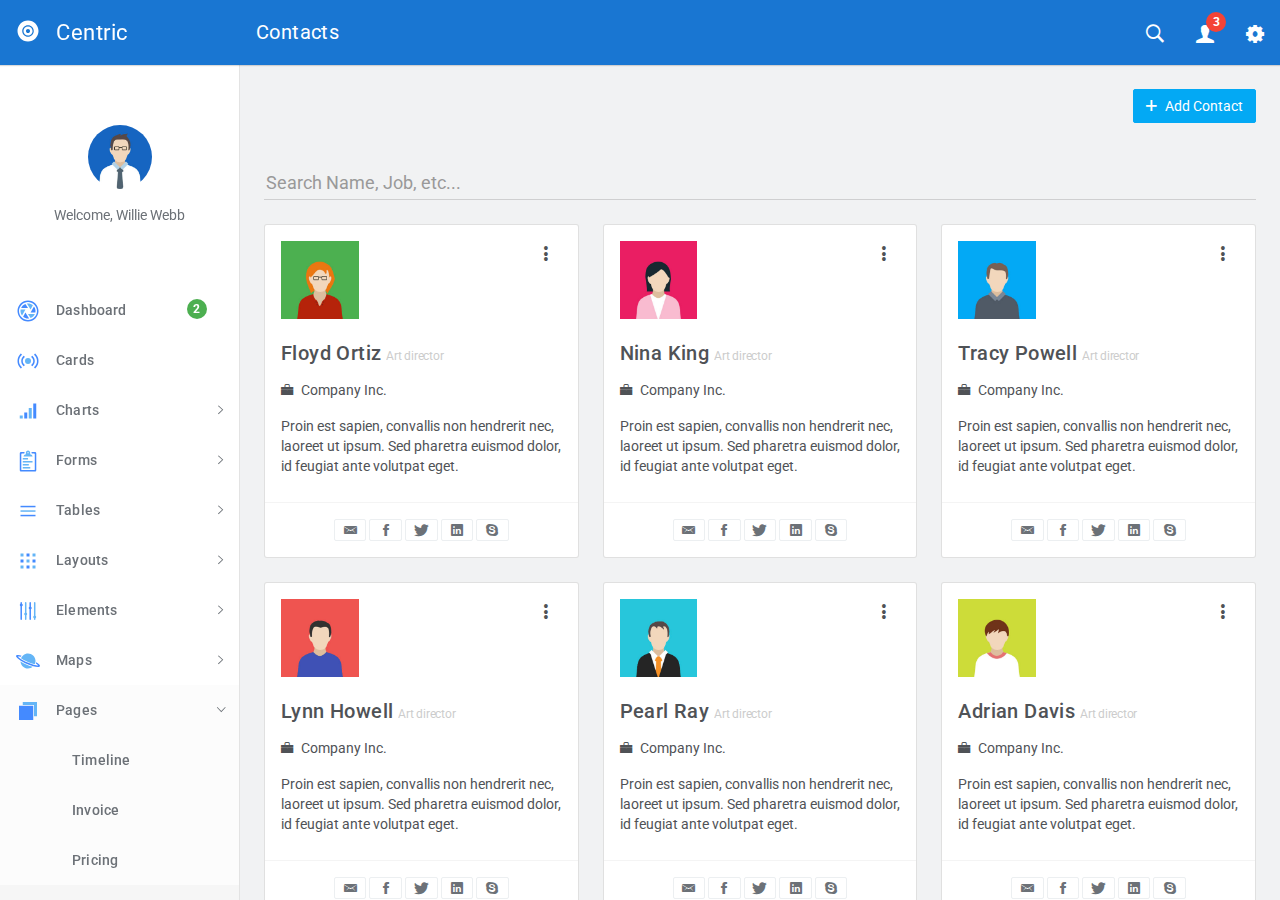
<file: src/contacts.html>
<!DOCTYPE html>
<html lang="en">
  <head>
    <meta charset="utf-8">
    <meta name="viewport" content="width=device-width, initial-scale=1, maximum-scale=1">
    <meta name="description" content="Bootstrap Admin Template">
    <meta name="keywords" content="app, responsive, jquery, bootstrap, dashboard, admin">
    <title>Centric - Bootstrap Admin Template</title>
    <!-- Vendor styles-->
    <!-- build:css(../app) css/vendor.css-->
    <!-- Animate.CSS-->
    <link rel="stylesheet" href="assets/vendor/animate.css/animate.css">
    <!-- Bootstrap-->
    <link rel="stylesheet" href="assets/vendor/bootstrap/dist/css/bootstrap.min.css">
    <!-- Ionicons-->
    <link rel="stylesheet" href="assets/vendor/ionicons/css/ionicons.css">
    <!-- Bluimp Gallery-->
    <link rel="stylesheet" href="assets/vendor/blueimp-gallery/css/blueimp-gallery.css">
    <link rel="stylesheet" href="assets/vendor/blueimp-gallery/css/blueimp-gallery-indicator.css">
    <link rel="stylesheet" href="assets/vendor/blueimp-gallery/css/blueimp-gallery-video.css">
    <!-- Datepicker-->
    <link rel="stylesheet" href="assets/vendor/bootstrap-datepicker/dist/css/bootstrap-datepicker3.css">
    <!-- Rickshaw-->
    <link rel="stylesheet" href="assets/vendor/rickshaw/rickshaw.css">
    <!-- Select2-->
    <link rel="stylesheet" href="assets/vendor/select2/dist/css/select2.css">
    <!-- Clockpicker-->
    <link rel="stylesheet" href="assets/vendor/clockpicker/dist/bootstrap-clockpicker.css">
    <!-- Range Slider-->
    <link rel="stylesheet" href="assets/vendor/nouislider/distribute/nouislider.min.css">
    <!-- ColorPicker-->
    <link rel="stylesheet" href="assets/vendor/mjolnic-bootstrap-colorpicker/dist/css/bootstrap-colorpicker.css">
    <!-- Summernote-->
    <link rel="stylesheet" href="assets/vendor/summernote/dist/summernote.css">
    <!-- Dropzone-->
    <link rel="stylesheet" href="assets/vendor/dropzone/dist/basic.css">
    <link rel="stylesheet" href="assets/vendor/dropzone/dist/dropzone.css">
    <!-- Xeditable-->
    <link rel="stylesheet" href="assets/vendor/x-editable/dist/bootstrap3-editable/css/bootstrap-editable.css">
    <!-- Bootgrid-->
    <link rel="stylesheet" href="assets/vendor/jquery.bootgrid/dist/jquery.bootgrid.css">
    <!-- Datatables-->
    <link rel="stylesheet" href="assets/vendor/datatables/media/css/jquery.dataTables.css">
    <!-- Sweet Alert-->
    <link rel="stylesheet" href="assets/vendor/sweetalert/dist/sweetalert.css">
    <!-- Loaders.CSS-->
    <link rel="stylesheet" href="assets/vendor/loaders.css/loaders.css">
    <!-- Material Floating Button-->
    <link rel="stylesheet" href="assets/vendor/ng-material-floating-button/mfb/dist/mfb.css">
    <!-- Material Colors-->
    <link rel="stylesheet" href="assets/vendor/material-colors/dist/colors.css">
    <!-- endbuild-->
    <!-- Application styles-->
    <link rel="stylesheet" href="assets/css/app.css">
  </head>
  <body class="theme-1">
    <div class="layout-container">
      <!-- top navbar-->
      <header class="header-container">
        <nav>
          <ul class="visible-xs visible-sm">
            <li><a id="sidebar-toggler" href="#" class="menu-link menu-link-slide"><span><em></em></span></a></li>
          </ul>
          <ul class="hidden-xs">
            <li><a id="offcanvas-toggler" href="#" class="menu-link menu-link-slide"><span><em></em></span></a></li>
          </ul>
          <h2 class="header-title">Contacts</h2>
          <ul class="pull-right">
            <li><a id="header-search" href="#" class="ripple"><em class="ion-ios-search-strong"></em></a></li>
            <li class="dropdown"><a href="#" data-toggle="dropdown" class="dropdown-toggle has-badge ripple"><em class="ion-person"></em><sup class="badge bg-danger">3</sup></a>
              <ul class="dropdown-menu dropdown-menu-right md-dropdown-menu">
                <li><a href="profile.html"><em class="ion-home icon-fw"></em>Profile</a></li>
                <li><a href="messages.html"><em class="ion-gear-a icon-fw"></em>Messages</a></li>
                <li role="presentation" class="divider"></li>
                <li><a href="user.login.html"><em class="ion-log-out icon-fw"></em>Logout</a></li>
              </ul>
            </li>
            <li><a id="header-settings" href="#" class="ripple"><em class="ion-gear-b"></em></a></li>
          </ul>
        </nav>
      </header>
      <!-- sidebar-->
      <aside class="sidebar-container">
        <div class="sidebar-header">
          <div class="pull-right pt-lg text-muted hidden"><em class="ion-close-round"></em></div><a href="#" class="sidebar-header-logo"><img src="assets/img/logo.png" data-svg-replace="assets/img/logo.svg" alt="Logo"><span class="sidebar-header-logo-text">Centric</span></a>
        </div>
        <div class="sidebar-content">
          <div class="sidebar-toolbar text-center"><a href=""><img src="assets/img/user/01.jpg" alt="Profile" class="img-circle thumb64"></a>
            <div class="mt">Welcome, Willie Webb</div>
          </div>
          <nav class="sidebar-nav">
            <ul>
              <li><a href="dashboard.html" class="ripple"><span class="pull-right nav-label"><span class="badge bg-success">2</span></span><span class="nav-icon"><img src="" data-svg-replace="assets/img/icons/aperture.svg" alt="MenuItem" class="hidden"></span><span>Dashboard</span></a></li>
              <li><a href="cards.html" class="ripple"><span class="pull-right nav-label"></span><span class="nav-icon"><img src="" data-svg-replace="assets/img/icons/radio-waves.svg" alt="MenuItem" class="hidden"></span><span>Cards</span></a></li>
              <li><a href="#" class="ripple"><span class="pull-right nav-caret"><em class="ion-ios-arrow-right"></em></span><span class="pull-right nav-label"></span><span class="nav-icon"><img src="" data-svg-replace="assets/img/icons/connection-bars.svg" alt="MenuItem" class="hidden"></span><span>Charts</span></a>
                <ul class="sidebar-subnav">
                  <li><a href="flot.html" class="ripple"><span class="pull-right nav-label"></span><span>Flot</span></a></li>
                  <li><a href="radial.html" class="ripple"><span class="pull-right nav-label"></span><span>Radial</span></a></li>
                  <li><a href="rickshaw.html" class="ripple"><span class="pull-right nav-label"></span><span>Rickshaw</span></a></li>
                </ul>
              </li>
              <li><a href="#" class="ripple"><span class="pull-right nav-caret"><em class="ion-ios-arrow-right"></em></span><span class="pull-right nav-label"></span><span class="nav-icon"><img src="" data-svg-replace="assets/img/icons/clipboard.svg" alt="MenuItem" class="hidden"></span><span>Forms</span></a>
                <ul class="sidebar-subnav">
                  <li><a href="forms.classic.html" class="ripple"><span class="pull-right nav-label"></span><span>Classic</span></a></li>
                  <li><a href="validation.html" class="ripple"><span class="pull-right nav-label"></span><span>Validation</span></a></li>
                  <li><a href="forms.advanced.html" class="ripple"><span class="pull-right nav-label"></span><span>Advanced</span></a></li>
                  <li><a href="material.html" class="ripple"><span class="pull-right nav-label"></span><span>Material</span></a></li>
                  <li><a href="editor.html" class="ripple"><span class="pull-right nav-label"></span><span>Editors</span></a></li>
                  <li><a href="dropzone.html" class="ripple"><span class="pull-right nav-label"></span><span>Dropzone</span></a></li>
                  <li><a href="xeditable.html" class="ripple"><span class="pull-right nav-label"></span><span>xEditable</span></a></li>
                  <li><a href="wizard.html" class="ripple"><span class="pull-right nav-label"></span><span>Wizard</span></a></li>
                </ul>
              </li>
              <li><a href="#" class="ripple"><span class="pull-right nav-caret"><em class="ion-ios-arrow-right"></em></span><span class="pull-right nav-label"></span><span class="nav-icon"><img src="" data-svg-replace="assets/img/icons/navicon.svg" alt="MenuItem" class="hidden"></span><span>Tables</span></a>
                <ul id="tables" class="sidebar-subnav">
                  <li><a href="tables.classic.html" class="ripple"><span class="pull-right nav-label"></span><span>Classic</span></a></li>
                  <li><a href="datatable.html" class="ripple"><span class="pull-right nav-label"></span><span>Datatable</span></a></li>
                  <li><a href="bootgrid.html" class="ripple"><span class="pull-right nav-label"></span><span>Bootgrid</span></a></li>
                </ul>
              </li>
              <li><a href="#" class="ripple"><span class="pull-right nav-caret"><em class="ion-ios-arrow-right"></em></span><span class="pull-right nav-label"></span><span class="nav-icon"><img src="" data-svg-replace="assets/img/icons/grid.svg" alt="MenuItem" class="hidden"></span><span>Layouts</span></a>
                <ul id="layouts" class="sidebar-subnav">
                  <li><a href="layouts.columns.html" class="ripple"><span class="pull-right nav-label"></span><span>Columns</span></a></li>
                  <li><a href="layouts.overlap.html" class="ripple"><span class="pull-right nav-label"></span><span>Overlap</span></a></li>
                  <li><a href="layouts.boxed.html" class="ripple"><span class="pull-right nav-label"></span><span>Boxed</span></a></li>
                  <li><a href="layouts.tabs.html" class="ripple"><span class="pull-right nav-label"></span><span>Tabs</span></a></li>
                  <li><a href="layouts.containers.html" class="ripple"><span class="pull-right nav-label"></span><span>Containers</span></a></li>
                </ul>
              </li>
              <li><a href="#" class="ripple"><span class="pull-right nav-caret"><em class="ion-ios-arrow-right"></em></span><span class="pull-right nav-label"></span><span class="nav-icon"><img src="" data-svg-replace="assets/img/icons/levels.svg" alt="MenuItem" class="hidden"></span><span>Elements</span></a>
                <ul id="elements" class="sidebar-subnav">
                  <li><a href="colors.html" class="ripple"><span class="pull-right nav-label"></span><span>Colors</span></a></li>
                  <li><a href="whiteframes.html" class="ripple"><span class="pull-right nav-label"></span><span>Whiteframes</span></a></li>
                  <li><a href="lists.html" class="ripple"><span class="pull-right nav-label"></span><span>Lists</span></a></li>
                  <li><a href="bootstrapui.html" class="ripple"><span class="pull-right nav-label"></span><span>Bootstrap</span></a></li>
                  <li><a href="buttons.html" class="ripple"><span class="pull-right nav-label"></span><span>Buttons</span></a></li>
                  <li><a href="sweetalert.html"><span class="pull-right nav-label"></span><span>Sweet-alert</span></a></li>
                  <li><a href="spinners.html" class="ripple"><span class="pull-right nav-label"></span><span>Spinners</span></a></li>
                  <li><a href="nestable.html" class="ripple"><span class="pull-right nav-label"></span><span>Nestable</span></a></li>
                  <li><a href="grid.html" class="ripple"><span class="pull-right nav-label"></span><span>Grid</span></a></li>
                  <li><a href="grid-masonry.html" class="ripple"><span class="pull-right nav-label"></span><span>Grid Masonry</span></a></li>
                  <li><a href="typography.html" class="ripple"><span class="pull-right nav-label"></span><span>Typography</span></a></li>
                  <li><a href="icons.html" class="ripple"><span class="pull-right nav-label"></span><span>Icons</span></a></li>
                  <li><a href="utilities.html" class="ripple"><span class="pull-right nav-label"></span><span>Utilities</span></a></li>
                </ul>
              </li>
              <li><a href="#" class="ripple"><span class="pull-right nav-caret"><em class="ion-ios-arrow-right"></em></span><span class="pull-right nav-label"></span><span class="nav-icon"><img src="" data-svg-replace="assets/img/icons/planet.svg" alt="MenuItem" class="hidden"></span><span>Maps</span></a>
                <ul id="maps" class="sidebar-subnav">
                  <li><a href="google-map-full.html" class="ripple"><span class="pull-right nav-label"></span><span>Google Maps Full</span></a></li>
                  <li><a href="google-map.html" class="ripple"><span class="pull-right nav-label"></span><span>Google Maps</span></a></li>
                  <li><a href="vector-map.html" class="ripple"><span class="pull-right nav-label"></span><span>Vector Maps</span></a></li>
                  <li><a href="datamaps.html" class="ripple"><span class="pull-right nav-label"></span><span>Datamaps</span></a></li>
                </ul>
              </li>
              <li><a href="#" class="ripple"><span class="pull-right nav-caret"><em class="ion-ios-arrow-right"></em></span><span class="pull-right nav-label"></span><span class="nav-icon"><img src="" data-svg-replace="assets/img/icons/ios-browsers.svg" alt="MenuItem" class="hidden"></span><span>Pages</span></a>
                <ul id="pages" class="sidebar-subnav">
                  <li><a href="timeline.html" class="ripple"><span class="pull-right nav-label"></span><span>Timeline</span></a></li>
                  <li><a href="invoice.html" class="ripple"><span class="pull-right nav-label"></span><span>Invoice</span></a></li>
                  <li><a href="pricing.html" class="ripple"><span class="pull-right nav-label"></span><span>Pricing</span></a></li>
                  <li><a href="contacts.html" class="ripple"><span class="pull-right nav-label"></span><span>Contacts</span></a></li>
                  <li><a href="faq.html" class="ripple"><span class="pull-right nav-label"></span><span>FAQ</span></a></li>
                  <li><a href="projects.html" class="ripple"><span class="pull-right nav-label"></span><span>Projects</span></a></li>
                  <li><a href="blog.html" class="ripple"><span class="pull-right nav-label"></span><span>Blog</span></a></li>
                  <li><a href="blog.article.html" class="ripple"><span class="pull-right nav-label"></span><span>Article</span></a></li>
                  <li><a href="profile.html" class="ripple"><span class="pull-right nav-label"></span><span>Profile</span></a></li>
                  <li><a href="gallery.html" class="ripple"><span class="pull-right nav-label"></span><span>Gallery</span></a></li>
                  <li><a href="wall.html" class="ripple"><span class="pull-right nav-label"></span><span>Wall</span></a></li>
                  <li><a href="search.html" class="ripple"><span class="pull-right nav-label"></span><span>Search</span></a></li>
                  <li><a href="messages.html" class="ripple"><span class="pull-right nav-label"></span><span>Messages Board</span></a></li>
                </ul>
              </li>
              <li><a href="#" class="ripple"><span class="pull-right nav-caret"><em class="ion-ios-arrow-right"></em></span><span class="pull-right nav-label"></span><span class="nav-icon"><img src="" data-svg-replace="assets/img/icons/person-stalker.svg" alt="MenuItem" class="hidden"></span><span>User</span></a>
                <ul id="user" class="sidebar-subnav">
                  <li><a href="login.html" class="ripple"><span class="pull-right nav-label"></span><span>Login</span></a></li>
                  <li><a href="signup.html" class="ripple"><span class="pull-right nav-label"></span><span>Signup</span></a></li>
                  <li><a href="lock.html" class="ripple"><span class="pull-right nav-label"></span><span>Lock</span></a></li>
                  <li><a href="recover.html" class="ripple"><span class="pull-right nav-label"></span><span>Recover</span></a></li>
                </ul>
              </li>
              <li><a href="../../angularjs/" class="ripple"><span class="nav-icon"><em class="ion-android-open"></em></span><span>AngularJS</span></a></li>
            </ul>
          </nav>
        </div>
      </aside>
      <div class="sidebar-layout-obfuscator"></div>
      <!-- Main section-->
      <main class="main-container">
        <!-- Page content-->
        <section>
          <div class="container container-fluid">
            <div class="mb-lg text-right">
              <button type="button" class="btn btn-info"><em class="ion-plus mr-sm"></em>Add Contact</button>
            </div>
            <div class="mb-lg">
              <form role="form">
                <div class="mda-form-control">
                  <input type="text" placeholder="Search Name, Job, etc..." class="form-control input-lg">
                </div>
              </form>
            </div>
            <div class="row">
              <div class="col-md-4 col-sm-6">
                <div class="card">
                  <div class="card-body">
                    <!-- START dropdown-->
                    <div class="pull-right dropdown visible-lg visible-md">
                      <button type="button" data-toggle="dropdown" class="btn btn-flat btn-flat-icon"><em class="ion-android-more-vertical"></em></button>
                      <ul role="menu" class="dropdown-menu md-dropdown-menu dropdown-menu-right">
                        <li><a href="">Edit</a></li>
                        <li><a href="">Block</a></li>
                        <li><a href="">Delete</a></li>
                      </ul>
                    </div>
                    <!-- END dropdown-->
                    <div class="row">
                      <div class="col-lg-4 col-md-8"><a href=""><img src="assets/img/user/02.jpg" alt="Contact" class="fw img-responsive"></a></div>
                    </div>
                    <h5>Floyd Ortiz<small class="text-muted">Art director</small></h5>
                    <p class="mt"><em class="ion-briefcase mr-sm"></em><span>Company Inc.</span></p>
                    <p class="mt">Proin est sapien, convallis non hendrerit nec, laoreet ut ipsum. Sed pharetra euismod dolor, id feugiat ante volutpat eget.</p>
                  </div>
                  <div class="card-footer text-center">
                    <button type="button" class="btn btn-default btn-xs"><em class="ion-email icon-lg icon-fw"></em></button>
                    <button type="button" class="btn btn-default btn-xs"><em class="ion-social-facebook icon-lg icon-fw"></em></button>
                    <button type="button" class="btn btn-default btn-xs"><em class="ion-social-twitter icon-lg icon-fw"></em></button>
                    <button type="button" class="btn btn-default btn-xs"><em class="ion-social-linkedin icon-lg icon-fw"></em></button>
                    <button type="button" class="btn btn-default btn-xs"><em class="ion-social-skype icon-lg icon-fw"></em></button>
                  </div>
                </div>
              </div>
              <div class="col-md-4 col-sm-6">
                <div class="card">
                  <div class="card-body">
                    <!-- START dropdown-->
                    <div class="pull-right dropdown visible-lg visible-md">
                      <button type="button" data-toggle="dropdown" class="btn btn-flat btn-flat-icon"><em class="ion-android-more-vertical"></em></button>
                      <ul role="menu" class="dropdown-menu md-dropdown-menu dropdown-menu-right">
                        <li><a href="">Edit</a></li>
                        <li><a href="">Block</a></li>
                        <li><a href="">Delete</a></li>
                      </ul>
                    </div>
                    <!-- END dropdown-->
                    <div class="row">
                      <div class="col-lg-4 col-md-8"><a href=""><img src="assets/img/user/03.jpg" alt="Contact" class="fw img-responsive"></a></div>
                    </div>
                    <h5>Nina King<small class="text-muted">Art director</small></h5>
                    <p class="mt"><em class="ion-briefcase mr-sm"></em><span>Company Inc.</span></p>
                    <p class="mt">Proin est sapien, convallis non hendrerit nec, laoreet ut ipsum. Sed pharetra euismod dolor, id feugiat ante volutpat eget.</p>
                  </div>
                  <div class="card-footer text-center">
                    <button type="button" class="btn btn-default btn-xs"><em class="ion-email icon-lg icon-fw"></em></button>
                    <button type="button" class="btn btn-default btn-xs"><em class="ion-social-facebook icon-lg icon-fw"></em></button>
                    <button type="button" class="btn btn-default btn-xs"><em class="ion-social-twitter icon-lg icon-fw"></em></button>
                    <button type="button" class="btn btn-default btn-xs"><em class="ion-social-linkedin icon-lg icon-fw"></em></button>
                    <button type="button" class="btn btn-default btn-xs"><em class="ion-social-skype icon-lg icon-fw"></em></button>
                  </div>
                </div>
              </div>
              <div class="col-md-4 col-sm-6">
                <div class="card">
                  <div class="card-body">
                    <!-- START dropdown-->
                    <div class="pull-right dropdown visible-lg visible-md">
                      <button type="button" data-toggle="dropdown" class="btn btn-flat btn-flat-icon"><em class="ion-android-more-vertical"></em></button>
                      <ul role="menu" class="dropdown-menu md-dropdown-menu dropdown-menu-right">
                        <li><a href="">Edit</a></li>
                        <li><a href="">Block</a></li>
                        <li><a href="">Delete</a></li>
                      </ul>
                    </div>
                    <!-- END dropdown-->
                    <div class="row">
                      <div class="col-lg-4 col-md-8"><a href=""><img src="assets/img/user/04.jpg" alt="Contact" class="fw img-responsive"></a></div>
                    </div>
                    <h5>Tracy Powell<small class="text-muted">Art director</small></h5>
                    <p class="mt"><em class="ion-briefcase mr-sm"></em><span>Company Inc.</span></p>
                    <p class="mt">Proin est sapien, convallis non hendrerit nec, laoreet ut ipsum. Sed pharetra euismod dolor, id feugiat ante volutpat eget.</p>
                  </div>
                  <div class="card-footer text-center">
                    <button type="button" class="btn btn-default btn-xs"><em class="ion-email icon-lg icon-fw"></em></button>
                    <button type="button" class="btn btn-default btn-xs"><em class="ion-social-facebook icon-lg icon-fw"></em></button>
                    <button type="button" class="btn btn-default btn-xs"><em class="ion-social-twitter icon-lg icon-fw"></em></button>
                    <button type="button" class="btn btn-default btn-xs"><em class="ion-social-linkedin icon-lg icon-fw"></em></button>
                    <button type="button" class="btn btn-default btn-xs"><em class="ion-social-skype icon-lg icon-fw"></em></button>
                  </div>
                </div>
              </div>
              <div class="col-md-4 col-sm-6">
                <div class="card">
                  <div class="card-body">
                    <!-- START dropdown-->
                    <div class="pull-right dropdown visible-lg visible-md">
                      <button type="button" data-toggle="dropdown" class="btn btn-flat btn-flat-icon"><em class="ion-android-more-vertical"></em></button>
                      <ul role="menu" class="dropdown-menu md-dropdown-menu dropdown-menu-right">
                        <li><a href="">Edit</a></li>
                        <li><a href="">Block</a></li>
                        <li><a href="">Delete</a></li>
                      </ul>
                    </div>
                    <!-- END dropdown-->
                    <div class="row">
                      <div class="col-lg-4 col-md-8"><a href=""><img src="assets/img/user/05.jpg" alt="Contact" class="fw img-responsive"></a></div>
                    </div>
                    <h5>Lynn Howell<small class="text-muted">Art director</small></h5>
                    <p class="mt"><em class="ion-briefcase mr-sm"></em><span>Company Inc.</span></p>
                    <p class="mt">Proin est sapien, convallis non hendrerit nec, laoreet ut ipsum. Sed pharetra euismod dolor, id feugiat ante volutpat eget.</p>
                  </div>
                  <div class="card-footer text-center">
                    <button type="button" class="btn btn-default btn-xs"><em class="ion-email icon-lg icon-fw"></em></button>
                    <button type="button" class="btn btn-default btn-xs"><em class="ion-social-facebook icon-lg icon-fw"></em></button>
                    <button type="button" class="btn btn-default btn-xs"><em class="ion-social-twitter icon-lg icon-fw"></em></button>
                    <button type="button" class="btn btn-default btn-xs"><em class="ion-social-linkedin icon-lg icon-fw"></em></button>
                    <button type="button" class="btn btn-default btn-xs"><em class="ion-social-skype icon-lg icon-fw"></em></button>
                  </div>
                </div>
              </div>
              <div class="col-md-4 col-sm-6">
                <div class="card">
                  <div class="card-body">
                    <!-- START dropdown-->
                    <div class="pull-right dropdown visible-lg visible-md">
                      <button type="button" data-toggle="dropdown" class="btn btn-flat btn-flat-icon"><em class="ion-android-more-vertical"></em></button>
                      <ul role="menu" class="dropdown-menu md-dropdown-menu dropdown-menu-right">
                        <li><a href="">Edit</a></li>
                        <li><a href="">Block</a></li>
                        <li><a href="">Delete</a></li>
                      </ul>
                    </div>
                    <!-- END dropdown-->
                    <div class="row">
                      <div class="col-lg-4 col-md-8"><a href=""><img src="assets/img/user/06.jpg" alt="Contact" class="fw img-responsive"></a></div>
                    </div>
                    <h5>Pearl Ray<small class="text-muted">Art director</small></h5>
                    <p class="mt"><em class="ion-briefcase mr-sm"></em><span>Company Inc.</span></p>
                    <p class="mt">Proin est sapien, convallis non hendrerit nec, laoreet ut ipsum. Sed pharetra euismod dolor, id feugiat ante volutpat eget.</p>
                  </div>
                  <div class="card-footer text-center">
                    <button type="button" class="btn btn-default btn-xs"><em class="ion-email icon-lg icon-fw"></em></button>
                    <button type="button" class="btn btn-default btn-xs"><em class="ion-social-facebook icon-lg icon-fw"></em></button>
                    <button type="button" class="btn btn-default btn-xs"><em class="ion-social-twitter icon-lg icon-fw"></em></button>
                    <button type="button" class="btn btn-default btn-xs"><em class="ion-social-linkedin icon-lg icon-fw"></em></button>
                    <button type="button" class="btn btn-default btn-xs"><em class="ion-social-skype icon-lg icon-fw"></em></button>
                  </div>
                </div>
              </div>
              <div class="col-md-4 col-sm-6">
                <div class="card">
                  <div class="card-body">
                    <!-- START dropdown-->
                    <div class="pull-right dropdown visible-lg visible-md">
                      <button type="button" data-toggle="dropdown" class="btn btn-flat btn-flat-icon"><em class="ion-android-more-vertical"></em></button>
                      <ul role="menu" class="dropdown-menu md-dropdown-menu dropdown-menu-right">
                        <li><a href="">Edit</a></li>
                        <li><a href="">Block</a></li>
                        <li><a href="">Delete</a></li>
                      </ul>
                    </div>
                    <!-- END dropdown-->
                    <div class="row">
                      <div class="col-lg-4 col-md-8"><a href=""><img src="assets/img/user/07.jpg" alt="Contact" class="fw img-responsive"></a></div>
                    </div>
                    <h5>Adrian Davis<small class="text-muted">Art director</small></h5>
                    <p class="mt"><em class="ion-briefcase mr-sm"></em><span>Company Inc.</span></p>
                    <p class="mt">Proin est sapien, convallis non hendrerit nec, laoreet ut ipsum. Sed pharetra euismod dolor, id feugiat ante volutpat eget.</p>
                  </div>
                  <div class="card-footer text-center">
                    <button type="button" class="btn btn-default btn-xs"><em class="ion-email icon-lg icon-fw"></em></button>
                    <button type="button" class="btn btn-default btn-xs"><em class="ion-social-facebook icon-lg icon-fw"></em></button>
                    <button type="button" class="btn btn-default btn-xs"><em class="ion-social-twitter icon-lg icon-fw"></em></button>
                    <button type="button" class="btn btn-default btn-xs"><em class="ion-social-linkedin icon-lg icon-fw"></em></button>
                    <button type="button" class="btn btn-default btn-xs"><em class="ion-social-skype icon-lg icon-fw"></em></button>
                  </div>
                </div>
              </div>
              <div class="col-md-4 col-sm-6">
                <div class="card">
                  <div class="card-body">
                    <!-- START dropdown-->
                    <div class="pull-right dropdown visible-lg visible-md">
                      <button type="button" data-toggle="dropdown" class="btn btn-flat btn-flat-icon"><em class="ion-android-more-vertical"></em></button>
                      <ul role="menu" class="dropdown-menu md-dropdown-menu dropdown-menu-right">
                        <li><a href="">Edit</a></li>
                        <li><a href="">Block</a></li>
                        <li><a href="">Delete</a></li>
                      </ul>
                    </div>
                    <!-- END dropdown-->
                    <div class="row">
                      <div class="col-lg-4 col-md-8"><a href=""><img src="assets/img/user/02.jpg" alt="Contact" class="fw img-responsive"></a></div>
                    </div>
                    <h5>Terri Pearson<small class="text-muted">Art director</small></h5>
                    <p class="mt"><em class="ion-briefcase mr-sm"></em><span>Company Inc.</span></p>
                    <p class="mt">Proin est sapien, convallis non hendrerit nec, laoreet ut ipsum. Sed pharetra euismod dolor, id feugiat ante volutpat eget.</p>
                  </div>
                  <div class="card-footer text-center">
                    <button type="button" class="btn btn-default btn-xs"><em class="ion-email icon-lg icon-fw"></em></button>
                    <button type="button" class="btn btn-default btn-xs"><em class="ion-social-facebook icon-lg icon-fw"></em></button>
                    <button type="button" class="btn btn-default btn-xs"><em class="ion-social-twitter icon-lg icon-fw"></em></button>
                    <button type="button" class="btn btn-default btn-xs"><em class="ion-social-linkedin icon-lg icon-fw"></em></button>
                    <button type="button" class="btn btn-default btn-xs"><em class="ion-social-skype icon-lg icon-fw"></em></button>
                  </div>
                </div>
              </div>
              <div class="col-md-4 col-sm-6">
                <div class="card">
                  <div class="card-body">
                    <!-- START dropdown-->
                    <div class="pull-right dropdown visible-lg visible-md">
                      <button type="button" data-toggle="dropdown" class="btn btn-flat btn-flat-icon"><em class="ion-android-more-vertical"></em></button>
                      <ul role="menu" class="dropdown-menu md-dropdown-menu dropdown-menu-right">
                        <li><a href="">Edit</a></li>
                        <li><a href="">Block</a></li>
                        <li><a href="">Delete</a></li>
                      </ul>
                    </div>
                    <!-- END dropdown-->
                    <div class="row">
                      <div class="col-lg-4 col-md-8"><a href=""><img src="assets/img/user/03.jpg" alt="Contact" class="fw img-responsive"></a></div>
                    </div>
                    <h5>Rachel Fernandez<small class="text-muted">Art director</small></h5>
                    <p class="mt"><em class="ion-briefcase mr-sm"></em><span>Company Inc.</span></p>
                    <p class="mt">Proin est sapien, convallis non hendrerit nec, laoreet ut ipsum. Sed pharetra euismod dolor, id feugiat ante volutpat eget.</p>
                  </div>
                  <div class="card-footer text-center">
                    <button type="button" class="btn btn-default btn-xs"><em class="ion-email icon-lg icon-fw"></em></button>
                    <button type="button" class="btn btn-default btn-xs"><em class="ion-social-facebook icon-lg icon-fw"></em></button>
                    <button type="button" class="btn btn-default btn-xs"><em class="ion-social-twitter icon-lg icon-fw"></em></button>
                    <button type="button" class="btn btn-default btn-xs"><em class="ion-social-linkedin icon-lg icon-fw"></em></button>
                    <button type="button" class="btn btn-default btn-xs"><em class="ion-social-skype icon-lg icon-fw"></em></button>
                  </div>
                </div>
              </div>
              <div class="col-md-4 col-sm-6">
                <div class="card">
                  <div class="card-body">
                    <!-- START dropdown-->
                    <div class="pull-right dropdown visible-lg visible-md">
                      <button type="button" data-toggle="dropdown" class="btn btn-flat btn-flat-icon"><em class="ion-android-more-vertical"></em></button>
                      <ul role="menu" class="dropdown-menu md-dropdown-menu dropdown-menu-right">
                        <li><a href="">Edit</a></li>
                        <li><a href="">Block</a></li>
                        <li><a href="">Delete</a></li>
                      </ul>
                    </div>
                    <!-- END dropdown-->
                    <div class="row">
                      <div class="col-lg-4 col-md-8"><a href=""><img src="assets/img/user/04.jpg" alt="Contact" class="fw img-responsive"></a></div>
                    </div>
                    <h5>Annie Holt<small class="text-muted">Art director</small></h5>
                    <p class="mt"><em class="ion-briefcase mr-sm"></em><span>Company Inc.</span></p>
                    <p class="mt">Proin est sapien, convallis non hendrerit nec, laoreet ut ipsum. Sed pharetra euismod dolor, id feugiat ante volutpat eget.</p>
                  </div>
                  <div class="card-footer text-center">
                    <button type="button" class="btn btn-default btn-xs"><em class="ion-email icon-lg icon-fw"></em></button>
                    <button type="button" class="btn btn-default btn-xs"><em class="ion-social-facebook icon-lg icon-fw"></em></button>
                    <button type="button" class="btn btn-default btn-xs"><em class="ion-social-twitter icon-lg icon-fw"></em></button>
                    <button type="button" class="btn btn-default btn-xs"><em class="ion-social-linkedin icon-lg icon-fw"></em></button>
                    <button type="button" class="btn btn-default btn-xs"><em class="ion-social-skype icon-lg icon-fw"></em></button>
                  </div>
                </div>
              </div>
            </div>
          </div>
        </section>
        <!-- Page footer-->
        <footer><span>2017 - Centric app.</span></footer>
      </main>
    </div>
    <!-- Search template-->
    <div tabindex="-1" role="dialog" class="modal modal-top fade modal-search">
      <div class="modal-dialog">
        <div class="modal-content">
          <div class="modal-body">
            <div class="pull-left">
              <button type="button" data-dismiss="modal" class="btn btn-flat"><em class="ion-arrow-left-c icon-24"></em></button>
            </div>
            <div class="pull-right">
              <button type="button" class="btn btn-flat"><em class="ion-android-microphone icon-24"></em></button>
            </div>
            <form action="#" class="oh">
              <div class="mda-form-control pt0">
                <input type="text" placeholder="Search.." data-localize="header.SEARCH" class="form-control header-input-search">
                <div class="mda-form-control-line"></div>
              </div>
            </form>
          </div>
        </div>
      </div>
    </div>
    <!-- End Search template-->
    <!-- Settings template-->
    <div tabindex="-1" role="dialog" class="modal-settings modal modal-right fade">
      <div class="modal-dialog modal-lg">
        <div class="modal-content">
          <div class="modal-header">
            <div data-dismiss="modal" class="pull-right clickable"><em class="ion-close-round text-soft"></em></div>
            <h4 class="modal-title"><span>Settings</span></h4>
          </div>
          <div class="modal-body">
            <div class="clearfix mb">
              <div class="pull-left wd-tiny mb">
                <div class="setting-color">
                  <label class="preview-theme-1">
                    <input type="radio" checked="checked" name="setting-theme" value="0"><span class="ion-checkmark-round"></span>
                    <div class="t-grid">
                      <div class="t-row">
                        <div class="t-col preview-header"></div>
                        <div class="t-col preview-sidebar"></div>
                        <div class="t-col preview-content"></div>
                      </div>
                    </div>
                  </label>
                </div>
              </div>
              <div class="pull-left wd-tiny mb">
                <div class="setting-color">
                  <label class="preview-theme-2">
                    <input type="radio" name="setting-theme" value="1"><span class="ion-checkmark-round"></span>
                    <div class="t-grid">
                      <div class="t-row">
                        <div class="t-col preview-header"></div>
                        <div class="t-col preview-sidebar"></div>
                        <div class="t-col preview-content"></div>
                      </div>
                    </div>
                  </label>
                </div>
              </div>
              <div class="pull-left wd-tiny mb">
                <div class="setting-color">
                  <label class="preview-theme-3">
                    <input type="radio" name="setting-theme" value="2"><span class="ion-checkmark-round"></span>
                    <div class="t-grid">
                      <div class="t-row">
                        <div class="t-col preview-header"></div>
                        <div class="t-col preview-sidebar"></div>
                        <div class="t-col preview-content"></div>
                      </div>
                    </div>
                  </label>
                </div>
              </div>
              <div class="pull-left wd-tiny mb">
                <div class="setting-color">
                  <label class="preview-theme-4">
                    <input type="radio" name="setting-theme" value="3"><span class="ion-checkmark-round"></span>
                    <div class="t-grid">
                      <div class="t-row">
                        <div class="t-col preview-header"></div>
                        <div class="t-col preview-sidebar"></div>
                        <div class="t-col preview-content"></div>
                      </div>
                    </div>
                  </label>
                </div>
              </div>
              <div class="pull-left wd-tiny mb">
                <div class="setting-color">
                  <label class="preview-theme-5">
                    <input type="radio" name="setting-theme" value="4"><span class="ion-checkmark-round"></span>
                    <div class="t-grid">
                      <div class="t-row">
                        <div class="t-col preview-header"></div>
                        <div class="t-col preview-sidebar"></div>
                        <div class="t-col preview-content"></div>
                      </div>
                    </div>
                  </label>
                </div>
              </div>
              <div class="pull-left wd-tiny mb">
                <div class="setting-color">
                  <label class="preview-theme-6">
                    <input type="radio" name="setting-theme" value="5"><span class="ion-checkmark-round"></span>
                    <div class="t-grid">
                      <div class="t-row">
                        <div class="t-col preview-header"></div>
                        <div class="t-col preview-sidebar"></div>
                        <div class="t-col preview-content"></div>
                      </div>
                    </div>
                  </label>
                </div>
              </div>
              <div class="pull-left wd-tiny mb">
                <div class="setting-color">
                  <label class="preview-theme-7">
                    <input type="radio" name="setting-theme" value="6"><span class="ion-checkmark-round"></span>
                    <div class="t-grid">
                      <div class="t-row">
                        <div class="t-col preview-header"></div>
                        <div class="t-col preview-sidebar"></div>
                        <div class="t-col preview-content"></div>
                      </div>
                    </div>
                  </label>
                </div>
              </div>
              <div class="pull-left wd-tiny mb">
                <div class="setting-color">
                  <label class="preview-theme-8">
                    <input type="radio" name="setting-theme" value="7"><span class="ion-checkmark-round"></span>
                    <div class="t-grid">
                      <div class="t-row">
                        <div class="t-col preview-header"></div>
                        <div class="t-col preview-sidebar"></div>
                        <div class="t-col preview-content"></div>
                      </div>
                    </div>
                  </label>
                </div>
              </div>
              <div class="pull-left wd-tiny mb">
                <div class="setting-color">
                  <label class="preview-theme-9">
                    <input type="radio" name="setting-theme" value="8"><span class="ion-checkmark-round"></span>
                    <div class="t-grid">
                      <div class="t-row">
                        <div class="t-col preview-header"></div>
                        <div class="t-col preview-sidebar"></div>
                        <div class="t-col preview-content"></div>
                      </div>
                    </div>
                  </label>
                </div>
              </div>
            </div>
            <hr>
            <p>
              <label class="mda-checkbox">
                <input id="sidebar-showheader" type="checkbox" checked=""><em class="bg-indigo-500"></em>Sidebar header
              </label>
            </p>
            <p>
              <label class="mda-checkbox">
                <input id="sidebar-showtoolbar" type="checkbox" checked=""><em class="bg-indigo-500"></em>Sidebar toolbar
              </label>
            </p>
            <p>
              <label class="mda-checkbox">
                <input id="sidebar-offcanvas" type="checkbox"><em class="bg-indigo-500"></em>Sidebar offcanvas
              </label>
            </p>
            <hr>
            <p>Navigation icon</p>
            <p>
              <label class="mda-radio">
                <input type="radio" name="headerMenulink" value="menu-link-close"><em class="bg-indigo-500"></em>Close icon
              </label>
            </p>
            <p>
              <label class="mda-radio">
                <input type="radio" checked="" name="headerMenulink" value="menu-link-slide"><em class="bg-indigo-500"></em>Slide arrow
              </label>
            </p>
            <p>
              <label class="mda-radio">
                <input type="radio" name="headerMenulink" value="menu-link-arrow"><em class="bg-indigo-500"></em>Big arrow
              </label>
            </p>
            <hr>
            <button type="button" data-toggle-fullscreen="" class="btn btn-default btn-raised">Toggle fullscreen</button>
            <hr>
            <p>Change language</p>
            <!-- START Language list-->
            <div class="btn-group">
              <button type="button" data-toggle="dropdown" class="btn btn-default btn-block btn-raised">English</button>
              <ul role="menu" class="dropdown-menu dropdown-menu-right animated fadeInUpShort">
                <li><a href="#" data-set-lang="en">English</a></li>
                <li><a href="#" data-set-lang="es">Spanish</a></li>
              </ul>
            </div>
            <!-- END Language list-->
          </div>
        </div>
      </div>
    </div>
    <!-- End Settings template-->
    <!-- Google Maps API-->
    <script type="text/javascript" src="http://maps.google.com/maps/api/js?key=AIzaSyD_MleSHludEfiKUi1CCyumkv74Pm4u8Is"></script>
    <!-- build:js(../app) js/vendor.js-->
    <!-- Modernizr-->
    <script src="assets/vendor/modernizr/modernizr.custom.js"></script>
    <!-- jQuery-->
    <script src="assets/vendor/jquery/dist/jquery.js"></script>
    <!-- Bootstrap-->
    <script src="assets/vendor/bootstrap/dist/js/bootstrap.js"></script>
    <!-- jQuery Browser-->
    <script src="assets/vendor/jquery.browser/dist/jquery.browser.js"></script>
    <!-- Material Colors-->
    <script src="assets/vendor/material-colors/dist/colors.js"></script>
    <!-- Bootstrap Filestyle-->
    <script src="assets/vendor/bootstrap-filestyle/src/bootstrap-filestyle.js"></script>
    <!-- Flot charts-->
    <script src="assets/vendor/flot/jquery.flot.js"></script>
    <script src="assets/vendor/flot/jquery.flot.categories.js"></script>
    <script src="assets/vendor/flot-spline/js/jquery.flot.spline.js"></script>
    <script src="assets/vendor/flot.tooltip/js/jquery.flot.tooltip.js"></script>
    <script src="assets/vendor/flot/jquery.flot.resize.js"></script>
    <script src="assets/vendor/flot/jquery.flot.pie.js"></script>
    <script src="assets/vendor/flot/jquery.flot.time.js"></script>
    <script src="assets/vendor/sidebysideimproved/jquery.flot.orderBars.js"></script>
    <!-- jVector Maps-->
    <script src="assets/vendor/ika.jvectormap/jquery-jvectormap-1.2.2.min.js"></script>
    <script src="assets/vendor/ika.jvectormap/jquery-jvectormap-us-mill-en.js"></script>
    <script src="assets/vendor/ika.jvectormap/jquery-jvectormap-world-mill-en.js"></script>
    <!-- Easypie Charts-->
    <script src="assets/vendor/jquery.easy-pie-chart/dist/jquery.easypiechart.js"></script>
    <!-- Screenfull-->
    <script src="assets/vendor/screenfull/dist/screenfull.js"></script>
    <!-- Sparkline-->
    <script src="assets/vendor/sparkline/index.js"></script>
    <!-- Datepicker-->
    <script src="assets/vendor/bootstrap-datepicker/js/bootstrap-datepicker.js"></script>
    <!-- jQuery Knob charts-->
    <script src="assets/vendor/jquery-knob/js/jquery.knob.js"></script>
    <!-- Rickshaw-->
    <script src="assets/vendor/d3/d3.js"></script>
    <script src="assets/vendor/rickshaw/rickshaw.js"></script>
    <!-- jQuery Form Validation-->
    <script src="assets/vendor/jquery-validation/dist/jquery.validate.js"></script>
    <script src="assets/vendor/jquery-validation/dist/additional-methods.js"></script>
    <!-- JQUERY STEPS-->
    <script src="assets/vendor/jquery.steps/build/jquery.steps.js"></script>
    <!-- Select2-->
    <script src="assets/vendor/select2/dist/js/select2.js"></script>
    <!-- Clockpicker-->
    <script src="assets/vendor/clockpicker/dist/bootstrap-clockpicker.js"></script>
    <!-- Range Slider-->
    <script src="assets/vendor/nouislider/distribute/nouislider.js"></script>
    <!-- ColorPicker-->
    <script src="assets/vendor/mjolnic-bootstrap-colorpicker/dist/js/bootstrap-colorpicker.js"></script>
    <!-- Summernote-->
    <script src="assets/vendor/summernote/dist/summernote.js"></script>
    <!-- Dropzone-->
    <script src="assets/vendor/dropzone/dist/dropzone.js"></script>
    <!-- Xeditable-->
    <script src="assets/vendor/x-editable/dist/bootstrap3-editable/js/bootstrap-editable.js"></script>
    <!-- Momentjs-->
    <script src="assets/vendor/moment/min/moment-with-locales.js"></script>
    <!-- Google Maps-->
    <script src="assets/vendor/gmaps/gmaps.js"></script>
    <!-- Bootgrid-->
    <script src="assets/vendor/jquery.bootgrid/dist/jquery.bootgrid.js"></script>
    <script src="assets/vendor/jquery.bootgrid/dist/jquery.bootgrid.fa.js"></script>
    <!-- Datatables-->
    <script src="assets/vendor/datatables/media/js/jquery.dataTables.js"></script>
    <!-- Nestable-->
    <script src="assets/vendor/nestable/jquery.nestable.js"></script>
    <!-- Sweet Alert-->
    <script src="assets/vendor/sweetalert/dist/sweetalert-dev.js"></script>
    <!-- Masonry-->
    <script src="assets/vendor/masonry/dist/masonry.pkgd.js"></script>
    <!-- Images Loaded-->
    <script src="assets/vendor/imagesloaded/imagesloaded.pkgd.js"></script>
    <!-- Loaders.CSS-->
    <script src="assets/vendor/loaders.css/loaders.css.js"></script>
    <!-- jQuery Localize-->
    <script src="assets/vendor/jquery-localize-i18n/dist/jquery.localize.js"></script>
    <!-- Blueimp Gallery-->
    <script src="assets/vendor/blueimp-gallery/js/blueimp-helper.js"></script>
    <script src="assets/vendor/blueimp-gallery/js/blueimp-gallery.js"></script>
    <script src="assets/vendor/blueimp-gallery/js/blueimp-gallery-fullscreen.js"></script>
    <script src="assets/vendor/blueimp-gallery/js/blueimp-gallery-indicator.js"></script>
    <script src="assets/vendor/blueimp-gallery/js/blueimp-gallery-video.js"></script>
    <script src="assets/vendor/blueimp-gallery/js/blueimp-gallery-vimeo.js"></script>
    <script src="assets/vendor/blueimp-gallery/js/blueimp-gallery-youtube.js"></script>
    <script src="assets/vendor/blueimp-gallery/js/jquery.blueimp-gallery.js"></script>
    <!-- Datamaps-->
    <script src="assets/vendor/topojson/topojson.min.js"></script>
    <script src="assets/vendor/datamaps/dist/datamaps.all.js"></script>
    <!-- endbuild-->
    <!-- App script-->
    <script src="assets/js/app.js"></script>
  </body>
</html>
</file>
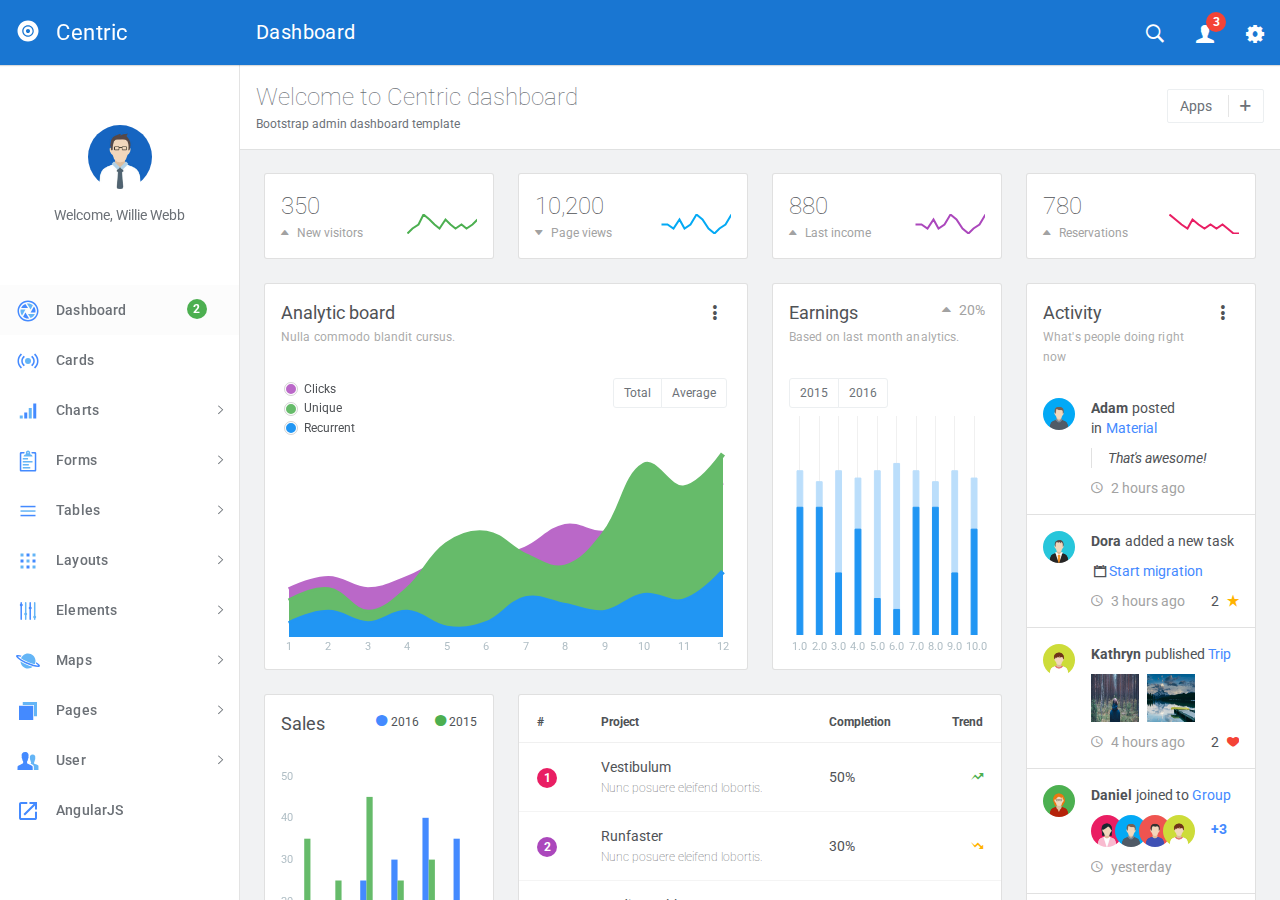
<file: src/dashboard.html>
<!DOCTYPE html>
<html lang="en">
  <head>
    <meta charset="utf-8">
    <meta name="viewport" content="width=device-width, initial-scale=1, maximum-scale=1">
    <meta name="description" content="Bootstrap Admin Template">
    <meta name="keywords" content="app, responsive, jquery, bootstrap, dashboard, admin">
    <title>Centric - Bootstrap Admin Template</title>
    <!-- Vendor styles-->
    <!-- build:css(../app) css/vendor.css-->
    <!-- Animate.CSS-->
    <link rel="stylesheet" href="assets/vendor/animate.css/animate.css">
    <!-- Bootstrap-->
    <link rel="stylesheet" href="assets/vendor/bootstrap/dist/css/bootstrap.min.css">
    <!-- Ionicons-->
    <link rel="stylesheet" href="assets/vendor/ionicons/css/ionicons.css">
    <!-- Bluimp Gallery-->
    <link rel="stylesheet" href="assets/vendor/blueimp-gallery/css/blueimp-gallery.css">
    <link rel="stylesheet" href="assets/vendor/blueimp-gallery/css/blueimp-gallery-indicator.css">
    <link rel="stylesheet" href="assets/vendor/blueimp-gallery/css/blueimp-gallery-video.css">
    <!-- Datepicker-->
    <link rel="stylesheet" href="assets/vendor/bootstrap-datepicker/dist/css/bootstrap-datepicker3.css">
    <!-- Rickshaw-->
    <link rel="stylesheet" href="assets/vendor/rickshaw/rickshaw.css">
    <!-- Select2-->
    <link rel="stylesheet" href="assets/vendor/select2/dist/css/select2.css">
    <!-- Clockpicker-->
    <link rel="stylesheet" href="assets/vendor/clockpicker/dist/bootstrap-clockpicker.css">
    <!-- Range Slider-->
    <link rel="stylesheet" href="assets/vendor/nouislider/distribute/nouislider.min.css">
    <!-- ColorPicker-->
    <link rel="stylesheet" href="assets/vendor/mjolnic-bootstrap-colorpicker/dist/css/bootstrap-colorpicker.css">
    <!-- Summernote-->
    <link rel="stylesheet" href="assets/vendor/summernote/dist/summernote.css">
    <!-- Dropzone-->
    <link rel="stylesheet" href="assets/vendor/dropzone/dist/basic.css">
    <link rel="stylesheet" href="assets/vendor/dropzone/dist/dropzone.css">
    <!-- Xeditable-->
    <link rel="stylesheet" href="assets/vendor/x-editable/dist/bootstrap3-editable/css/bootstrap-editable.css">
    <!-- Bootgrid-->
    <link rel="stylesheet" href="assets/vendor/jquery.bootgrid/dist/jquery.bootgrid.css">
    <!-- Datatables-->
    <link rel="stylesheet" href="assets/vendor/datatables/media/css/jquery.dataTables.css">
    <!-- Sweet Alert-->
    <link rel="stylesheet" href="assets/vendor/sweetalert/dist/sweetalert.css">
    <!-- Loaders.CSS-->
    <link rel="stylesheet" href="assets/vendor/loaders.css/loaders.css">
    <!-- Material Floating Button-->
    <link rel="stylesheet" href="assets/vendor/ng-material-floating-button/mfb/dist/mfb.css">
    <!-- Material Colors-->
    <link rel="stylesheet" href="assets/vendor/material-colors/dist/colors.css">
    <!-- endbuild-->
    <!-- Application styles-->
    <link rel="stylesheet" href="assets/css/app.css">
  </head>
  <body class="theme-1">
    <div class="layout-container">
      <!-- top navbar-->
      <header class="header-container">
        <nav>
          <ul class="visible-xs visible-sm">
            <li><a id="sidebar-toggler" href="#" class="menu-link menu-link-slide"><span><em></em></span></a></li>
          </ul>
          <ul class="hidden-xs">
            <li><a id="offcanvas-toggler" href="#" class="menu-link menu-link-slide"><span><em></em></span></a></li>
          </ul>
          <h2 class="header-title">Dashboard</h2>
          <ul class="pull-right">
            <li><a id="header-search" href="#" class="ripple"><em class="ion-ios-search-strong"></em></a></li>
            <li class="dropdown"><a href="#" data-toggle="dropdown" class="dropdown-toggle has-badge ripple"><em class="ion-person"></em><sup class="badge bg-danger">3</sup></a>
              <ul class="dropdown-menu dropdown-menu-right md-dropdown-menu">
                <li><a href="profile.html"><em class="ion-home icon-fw"></em>Profile</a></li>
                <li><a href="messages.html"><em class="ion-gear-a icon-fw"></em>Messages</a></li>
                <li role="presentation" class="divider"></li>
                <li><a href="user.login.html"><em class="ion-log-out icon-fw"></em>Logout</a></li>
              </ul>
            </li>
            <li><a id="header-settings" href="#" class="ripple"><em class="ion-gear-b"></em></a></li>
          </ul>
        </nav>
      </header>
      <!-- sidebar-->
      <aside class="sidebar-container">
        <div class="sidebar-header">
          <div class="pull-right pt-lg text-muted hidden"><em class="ion-close-round"></em></div><a href="#" class="sidebar-header-logo"><img src="assets/img/logo.png" data-svg-replace="assets/img/logo.svg" alt="Logo"><span class="sidebar-header-logo-text">Centric</span></a>
        </div>
        <div class="sidebar-content">
          <div class="sidebar-toolbar text-center"><a href=""><img src="assets/img/user/01.jpg" alt="Profile" class="img-circle thumb64"></a>
            <div class="mt">Welcome, Willie Webb</div>
          </div>
          <nav class="sidebar-nav">
            <ul>
              <li><a href="dashboard.html" class="ripple"><span class="pull-right nav-label"><span class="badge bg-success">2</span></span><span class="nav-icon"><img src="" data-svg-replace="assets/img/icons/aperture.svg" alt="MenuItem" class="hidden"></span><span>Dashboard</span></a></li>
              <li><a href="cards.html" class="ripple"><span class="pull-right nav-label"></span><span class="nav-icon"><img src="" data-svg-replace="assets/img/icons/radio-waves.svg" alt="MenuItem" class="hidden"></span><span>Cards</span></a></li>
              <li><a href="#" class="ripple"><span class="pull-right nav-caret"><em class="ion-ios-arrow-right"></em></span><span class="pull-right nav-label"></span><span class="nav-icon"><img src="" data-svg-replace="assets/img/icons/connection-bars.svg" alt="MenuItem" class="hidden"></span><span>Charts</span></a>
                <ul class="sidebar-subnav">
                  <li><a href="flot.html" class="ripple"><span class="pull-right nav-label"></span><span>Flot</span></a></li>
                  <li><a href="radial.html" class="ripple"><span class="pull-right nav-label"></span><span>Radial</span></a></li>
                  <li><a href="rickshaw.html" class="ripple"><span class="pull-right nav-label"></span><span>Rickshaw</span></a></li>
                </ul>
              </li>
              <li><a href="#" class="ripple"><span class="pull-right nav-caret"><em class="ion-ios-arrow-right"></em></span><span class="pull-right nav-label"></span><span class="nav-icon"><img src="" data-svg-replace="assets/img/icons/clipboard.svg" alt="MenuItem" class="hidden"></span><span>Forms</span></a>
                <ul class="sidebar-subnav">
                  <li><a href="forms.classic.html" class="ripple"><span class="pull-right nav-label"></span><span>Classic</span></a></li>
                  <li><a href="validation.html" class="ripple"><span class="pull-right nav-label"></span><span>Validation</span></a></li>
                  <li><a href="forms.advanced.html" class="ripple"><span class="pull-right nav-label"></span><span>Advanced</span></a></li>
                  <li><a href="material.html" class="ripple"><span class="pull-right nav-label"></span><span>Material</span></a></li>
                  <li><a href="editor.html" class="ripple"><span class="pull-right nav-label"></span><span>Editors</span></a></li>
                  <li><a href="dropzone.html" class="ripple"><span class="pull-right nav-label"></span><span>Dropzone</span></a></li>
                  <li><a href="xeditable.html" class="ripple"><span class="pull-right nav-label"></span><span>xEditable</span></a></li>
                  <li><a href="wizard.html" class="ripple"><span class="pull-right nav-label"></span><span>Wizard</span></a></li>
                </ul>
              </li>
              <li><a href="#" class="ripple"><span class="pull-right nav-caret"><em class="ion-ios-arrow-right"></em></span><span class="pull-right nav-label"></span><span class="nav-icon"><img src="" data-svg-replace="assets/img/icons/navicon.svg" alt="MenuItem" class="hidden"></span><span>Tables</span></a>
                <ul id="tables" class="sidebar-subnav">
                  <li><a href="tables.classic.html" class="ripple"><span class="pull-right nav-label"></span><span>Classic</span></a></li>
                  <li><a href="datatable.html" class="ripple"><span class="pull-right nav-label"></span><span>Datatable</span></a></li>
                  <li><a href="bootgrid.html" class="ripple"><span class="pull-right nav-label"></span><span>Bootgrid</span></a></li>
                </ul>
              </li>
              <li><a href="#" class="ripple"><span class="pull-right nav-caret"><em class="ion-ios-arrow-right"></em></span><span class="pull-right nav-label"></span><span class="nav-icon"><img src="" data-svg-replace="assets/img/icons/grid.svg" alt="MenuItem" class="hidden"></span><span>Layouts</span></a>
                <ul id="layouts" class="sidebar-subnav">
                  <li><a href="layouts.columns.html" class="ripple"><span class="pull-right nav-label"></span><span>Columns</span></a></li>
                  <li><a href="layouts.overlap.html" class="ripple"><span class="pull-right nav-label"></span><span>Overlap</span></a></li>
                  <li><a href="layouts.boxed.html" class="ripple"><span class="pull-right nav-label"></span><span>Boxed</span></a></li>
                  <li><a href="layouts.tabs.html" class="ripple"><span class="pull-right nav-label"></span><span>Tabs</span></a></li>
                  <li><a href="layouts.containers.html" class="ripple"><span class="pull-right nav-label"></span><span>Containers</span></a></li>
                </ul>
              </li>
              <li><a href="#" class="ripple"><span class="pull-right nav-caret"><em class="ion-ios-arrow-right"></em></span><span class="pull-right nav-label"></span><span class="nav-icon"><img src="" data-svg-replace="assets/img/icons/levels.svg" alt="MenuItem" class="hidden"></span><span>Elements</span></a>
                <ul id="elements" class="sidebar-subnav">
                  <li><a href="colors.html" class="ripple"><span class="pull-right nav-label"></span><span>Colors</span></a></li>
                  <li><a href="whiteframes.html" class="ripple"><span class="pull-right nav-label"></span><span>Whiteframes</span></a></li>
                  <li><a href="lists.html" class="ripple"><span class="pull-right nav-label"></span><span>Lists</span></a></li>
                  <li><a href="bootstrapui.html" class="ripple"><span class="pull-right nav-label"></span><span>Bootstrap</span></a></li>
                  <li><a href="buttons.html" class="ripple"><span class="pull-right nav-label"></span><span>Buttons</span></a></li>
                  <li><a href="sweetalert.html"><span class="pull-right nav-label"></span><span>Sweet-alert</span></a></li>
                  <li><a href="spinners.html" class="ripple"><span class="pull-right nav-label"></span><span>Spinners</span></a></li>
                  <li><a href="nestable.html" class="ripple"><span class="pull-right nav-label"></span><span>Nestable</span></a></li>
                  <li><a href="grid.html" class="ripple"><span class="pull-right nav-label"></span><span>Grid</span></a></li>
                  <li><a href="grid-masonry.html" class="ripple"><span class="pull-right nav-label"></span><span>Grid Masonry</span></a></li>
                  <li><a href="typography.html" class="ripple"><span class="pull-right nav-label"></span><span>Typography</span></a></li>
                  <li><a href="icons.html" class="ripple"><span class="pull-right nav-label"></span><span>Icons</span></a></li>
                  <li><a href="utilities.html" class="ripple"><span class="pull-right nav-label"></span><span>Utilities</span></a></li>
                </ul>
              </li>
              <li><a href="#" class="ripple"><span class="pull-right nav-caret"><em class="ion-ios-arrow-right"></em></span><span class="pull-right nav-label"></span><span class="nav-icon"><img src="" data-svg-replace="assets/img/icons/planet.svg" alt="MenuItem" class="hidden"></span><span>Maps</span></a>
                <ul id="maps" class="sidebar-subnav">
                  <li><a href="google-map-full.html" class="ripple"><span class="pull-right nav-label"></span><span>Google Maps Full</span></a></li>
                  <li><a href="google-map.html" class="ripple"><span class="pull-right nav-label"></span><span>Google Maps</span></a></li>
                  <li><a href="vector-map.html" class="ripple"><span class="pull-right nav-label"></span><span>Vector Maps</span></a></li>
                  <li><a href="datamaps.html" class="ripple"><span class="pull-right nav-label"></span><span>Datamaps</span></a></li>
                </ul>
              </li>
              <li><a href="#" class="ripple"><span class="pull-right nav-caret"><em class="ion-ios-arrow-right"></em></span><span class="pull-right nav-label"></span><span class="nav-icon"><img src="" data-svg-replace="assets/img/icons/ios-browsers.svg" alt="MenuItem" class="hidden"></span><span>Pages</span></a>
                <ul id="pages" class="sidebar-subnav">
                  <li><a href="timeline.html" class="ripple"><span class="pull-right nav-label"></span><span>Timeline</span></a></li>
                  <li><a href="invoice.html" class="ripple"><span class="pull-right nav-label"></span><span>Invoice</span></a></li>
                  <li><a href="pricing.html" class="ripple"><span class="pull-right nav-label"></span><span>Pricing</span></a></li>
                  <li><a href="contacts.html" class="ripple"><span class="pull-right nav-label"></span><span>Contacts</span></a></li>
                  <li><a href="faq.html" class="ripple"><span class="pull-right nav-label"></span><span>FAQ</span></a></li>
                  <li><a href="projects.html" class="ripple"><span class="pull-right nav-label"></span><span>Projects</span></a></li>
                  <li><a href="blog.html" class="ripple"><span class="pull-right nav-label"></span><span>Blog</span></a></li>
                  <li><a href="blog.article.html" class="ripple"><span class="pull-right nav-label"></span><span>Article</span></a></li>
                  <li><a href="profile.html" class="ripple"><span class="pull-right nav-label"></span><span>Profile</span></a></li>
                  <li><a href="gallery.html" class="ripple"><span class="pull-right nav-label"></span><span>Gallery</span></a></li>
                  <li><a href="wall.html" class="ripple"><span class="pull-right nav-label"></span><span>Wall</span></a></li>
                  <li><a href="search.html" class="ripple"><span class="pull-right nav-label"></span><span>Search</span></a></li>
                  <li><a href="messages.html" class="ripple"><span class="pull-right nav-label"></span><span>Messages Board</span></a></li>
                </ul>
              </li>
              <li><a href="#" class="ripple"><span class="pull-right nav-caret"><em class="ion-ios-arrow-right"></em></span><span class="pull-right nav-label"></span><span class="nav-icon"><img src="" data-svg-replace="assets/img/icons/person-stalker.svg" alt="MenuItem" class="hidden"></span><span>User</span></a>
                <ul id="user" class="sidebar-subnav">
                  <li><a href="login.html" class="ripple"><span class="pull-right nav-label"></span><span>Login</span></a></li>
                  <li><a href="signup.html" class="ripple"><span class="pull-right nav-label"></span><span>Signup</span></a></li>
                  <li><a href="lock.html" class="ripple"><span class="pull-right nav-label"></span><span>Lock</span></a></li>
                  <li><a href="recover.html" class="ripple"><span class="pull-right nav-label"></span><span>Recover</span></a></li>
                </ul>
              </li>
              <li><a href="../../angularjs/" class="ripple"><span class="nav-icon"><em class="ion-android-open"></em></span><span>AngularJS</span></a></li>
            </ul>
          </nav>
        </div>
      </aside>
      <div class="sidebar-layout-obfuscator"></div>
      <!-- Main section-->
      <main class="main-container">
        <!-- Page content-->
        <section>
          <div class="content-heading bg-white">
            <div class="row">
              <div class="col-sm-9">
                <h4 class="m0 text-thin">Welcome to Centric dashboard</h4><small>Bootstrap admin dashboard template</small>
              </div>
              <div class="col-sm-3 text-right hidden-xs">
                <button type="button" class="mt-sm btn btn-labeled btn-default ripple">Apps<span class="btn-label btn-label-right"><i class="ion-plus-round"></i></span></button>
              </div>
            </div>
          </div>
          <div class="container-fluid">
            <div class="row">
              <div class="col-xs-6 col-lg-3">
                <div class="card">
                  <div class="card-body pv">
                    <div class="clearfix">
                      <div class="pull-left">
                        <h4 class="m0 text-thin">350</h4><small class="m0 text-muted"><em class="mr-sm ion-arrow-up-b"></em>New visitors</small>
                      </div>
                      <div class="pull-right mt-lg">
                        <div id="sparkline2" data-line-color="#4caf50" class="sparkline"></div>
                      </div>
                    </div>
                  </div>
                </div>
              </div>
              <div class="col-xs-6 col-lg-3">
                <div class="card">
                  <div class="card-body pv">
                    <div class="clearfix">
                      <div class="pull-left">
                        <h4 class="m0 text-thin">10,200</h4><small class="m0 text-muted"><em class="mr-sm ion-arrow-down-b"></em>Page views</small>
                      </div>
                      <div class="pull-right mt-lg">
                        <div id="sparkline1" data-line-color="#03A9F4" class="sparkline"></div>
                      </div>
                    </div>
                  </div>
                </div>
              </div>
              <div class="col-xs-6 col-lg-3 visible-lg">
                <div class="card">
                  <div class="card-body pv">
                    <div class="clearfix">
                      <div class="pull-left">
                        <h4 class="m0 text-thin">880</h4><small class="m0 text-muted"><em class="mr-sm ion-arrow-up-b"></em>Last income</small>
                      </div>
                      <div class="pull-right mt-lg">
                        <div id="sparkline3" data-line-color="#ab47bc" class="sparkline"></div>
                      </div>
                    </div>
                  </div>
                </div>
              </div>
              <div class="col-xs-6 col-lg-3 visible-lg">
                <div class="card">
                  <div class="card-body pv">
                    <div class="clearfix">
                      <div class="pull-left">
                        <h4 class="m0 text-thin">780</h4><small class="m0 text-muted"><em class="mr-sm ion-arrow-up-b"></em>Reservations</small>
                      </div>
                      <div class="pull-right mt-lg">
                        <div id="sparkline4" data-line-color="#e91e63" class="sparkline"></div>
                      </div>
                    </div>
                  </div>
                </div>
              </div>
            </div>
            <div class="row">
              <div class="col-lg-9 col-md-12">
                <div class="row">
                  <div class="col-lg-8">
                    <div class="card">
                      <div class="card-heading">
                        <!-- START dropdown-->
                        <div class="pull-right dropdown">
                          <button type="button" data-toggle="dropdown" class="btn btn-default btn-flat btn-flat-icon ripple"><em class="ion-android-more-vertical"></em></button>
                          <ul role="menu" class="dropdown-menu md-dropdown-menu dropdown-menu-right">
                            <li><a href="">Last 30 days</a></li>
                            <li><a href="">Last week</a></li>
                            <li><a href="">Last year</a></li>
                          </ul>
                        </div>
                        <!-- END dropdown-->
                        <div class="card-title">Analytic board</div><small>Nulla commodo blandit cursus.</small>
                      </div>
                      <div class="card-body">
                        <div role="group" aria-label="..." class="pull-right pr-sm btn-group btn-group-sm">
                          <button type="button" class="btn btn-default btn-xs btn-default">Total</button>
                          <button type="button" class="btn btn-default btn-xs btn-default">Average</button>
                        </div>
                        <div id="flot-main-spline" class="flot-chart flot-chart-lg flot-legend-left"></div>
                      </div>
                    </div>
                  </div>
                  <div class="col-lg-4">
                    <div class="card">
                      <div class="card-heading">
                        <div class="pull-right">
                          <p class="m0 text-muted"><em class="mr-sm ion-arrow-up-b"></em>20%</p>
                        </div>
                        <div class="card-title">Earnings</div><small>Based on last month analytics.</small>
                      </div>
                      <div class="card-body">
                        <div role="group" aria-label="..." class="btn-group btn-group-sm">
                          <button type="button" class="btn btn-default btn-xs btn-default">2015</button>
                          <button type="button" class="btn btn-default btn-xs btn-default">2016</button>
                        </div>
                        <div id="flot-stacked-chart" data-height="245px" class="flot-chart"></div>
                      </div>
                    </div>
                  </div>
                </div>
                <div class="row">
                  <div class="col-xs-12 col-lg-4">
                    <div class="card">
                      <div class="card-heading">
                        <div class="pull-right"><span class="mr"><em class="ion-record spr text-primary"></em><small class="va-middle">2016</small></span><span><em class="ion-record spr text-success"></em><small class="va-middle">2015</small></span></div>
                        <div class="card-title">Sales</div>
                      </div>
                      <div class="card-body">
                        <div id="flot-bar-chart" data-height="235" class="flot-chart flot-chart-md"></div>
                      </div>
                    </div>
                  </div>
                  <div class="col-xs-12 col-lg-8">
                    <div class="card">
                      <!-- START table-responsive-->
                      <div class="table-responsive">
                        <table class="table">
                          <thead>
                            <tr>
                              <th>#</th>
                              <th>Project</th>
                              <th>Completion</th>
                              <th class="text-right">Trend</th>
                            </tr>
                          </thead>
                          <tbody>
                            <tr>
                              <td class="va-middle"><span class="badge bg-pink-500">1</span></td>
                              <td>
                                <p class="m0">Vestibulum<br><small class="text-thin">Nunc posuere eleifend lobortis.</small></p>
                              </td>
                              <td class="va-middle">50%</td>
                              <td class="text-right va-middle"><em class="ion-arrow-graph-up-right text-success"></em></td>
                            </tr>
                            <tr>
                              <td class="va-middle"><span class="badge bg-purple-400">2</span></td>
                              <td>
                                <p class="m0">Runfaster<br><small class="text-thin">Nunc posuere eleifend lobortis.</small></p>
                              </td>
                              <td class="va-middle">30%</td>
                              <td class="text-right va-middle"><em class="ion-arrow-graph-down-right text-warning"></em></td>
                            </tr>
                            <tr>
                              <td class="va-middle"><span class="badge bg-indigo-500">3</span></td>
                              <td>
                                <p class="m0">Medic Healthcare<br><small class="text-thin">Nunc posuere eleifend lobortis.</small></p>
                              </td>
                              <td class="va-middle">80%</td>
                              <td class="text-right va-middle"><em class="ion-arrow-graph-up-right text-success"></em></td>
                            </tr>
                            <tr>
                              <td class="va-middle"><span class="badge bg-info">4</span></td>
                              <td>
                                <p class="m0">Videotubeyou<br><small class="text-thin">Nunc posuere eleifend lobortis.</small></p>
                              </td>
                              <td class="va-middle">50%</td>
                              <td class="text-right va-middle"><em class="ion-arrow-graph-down-right text-warning"></em></td>
                            </tr>
                          </tbody>
                        </table>
                      </div>
                      <!-- END table-responsive-->
                    </div>
                  </div>
                </div>
              </div>
              <div class="col-lg-3 col-xs-12">
                <!-- Activity feed-->
                <div class="card">
                  <div class="card-heading">
                    <!-- START dropdown-->
                    <div class="pull-right dropdown">
                      <button type="button" data-toggle="dropdown" class="btn btn-default btn-flat btn-flat-icon"><em class="ion-android-more-vertical"></em></button>
                      <ul role="menu" class="dropdown-menu md-dropdown-menu dropdown-menu-right">
                        <li><a href="">Last 30 days</a></li>
                        <li><a href="">Last week</a></li>
                        <li><a href="">Last year</a></li>
                      </ul>
                    </div>
                    <!-- END dropdown-->
                    <div class="card-title">Activity</div><small>What's people doing right now</small>
                  </div>
                  <div class="card-body bb">
                    <p class="pull-left mr"><a href=""><img src="assets/img/user/04.jpg" alt="User" class="img-circle thumb32"></a></p>
                    <div class="oh">
                      <p><strong class="spr">Adam</strong><span class="spr">posted in</span><a href="">Material</a></p>
                      <p class="bl pl"><i>That's awesome!</i></p>
                      <div class="clearfix">
                        <div class="pull-left text-muted"><em class="ion-android-time mr-sm"></em><span>2 hours ago</span></div>
                      </div>
                    </div>
                  </div>
                  <div class="card-body bb">
                    <p class="pull-left mr"><a href=""><img src="assets/img/user/06.jpg" alt="User" class="img-circle thumb32"></a></p>
                    <div class="oh">
                      <p><strong class="spr">Dora</strong><span>added a new task</span></p>
                      <p><em class="ion-calendar icon-fw"></em><a href="">Start migration</a></p>
                      <div class="clearfix">
                        <div class="pull-left text-muted"><em class="ion-android-time mr-sm"></em><span>3 hours ago</span></div>
                        <div class="pull-right"><span>2</span><em class="ion-star ml-sm text-warning"></em></div>
                      </div>
                    </div>
                  </div>
                  <div class="card-body bb">
                    <p class="pull-left mr"><a href=""><img src="assets/img/user/07.jpg" alt="User" class="img-circle thumb32"></a></p>
                    <div class="oh">
                      <p><strong class="spr">Kathryn</strong><span class="spr">published</span><a href="">Trip</a></p>
                      <p><a href=""><img src="assets/img/pic1.jpg" alt="Pic" class="mr-sm thumb48"></a><a href=""><img src="assets/img/pic2.jpg" alt="Pic" class="mr-sm thumb48"></a></p>
                      <div class="clearfix">
                        <div class="pull-left text-muted"><em class="ion-android-time mr-sm"></em><span>4 hours ago</span></div>
                        <div class="pull-right"><span>2</span><em class="ion-ios-heart ml-sm text-danger"></em></div>
                      </div>
                    </div>
                  </div>
                  <div class="card-body bb">
                    <p class="pull-left mr"><a href=""><img src="assets/img/user/02.jpg" alt="User" class="img-circle thumb32"></a></p>
                    <div class="oh">
                      <p><strong class="spr">Daniel</strong><span class="spr">joined to</span><a href="">Group</a></p>
                      <p><span class="image-list"><a href=""><img src="assets/img/user/03.jpg" alt="User" class="img-circle thumb32"></a><a href=""><img src="assets/img/user/04.jpg" alt="User" class="img-circle thumb32"></a><a href=""><img src="assets/img/user/05.jpg" alt="User" class="img-circle thumb32"></a><a href=""><img src="assets/img/user/07.jpg" alt="User" class="img-circle thumb32"></a><strong><a href="" class="ml-sm link-unstyled">+3</a></strong></span></p>
                      <div class="clearfix">
                        <div class="pull-left text-muted"><em class="ion-android-time mr-sm"></em><span>yesterday</span></div>
                      </div>
                    </div>
                  </div>
                  <div class="card-body bb">
                    <p class="pull-left mr"><a href=""><img src="assets/img/user/03.jpg" alt="User" class="img-circle thumb32"></a></p>
                    <div class="oh">
                      <p><strong class="spr">Leroy Day</strong><span class="spr">wakes up!</span></p>
                      <p class="bl pl"><i>That's awesome!</i></p>
                      <div class="clearfix">
                        <div class="pull-left text-muted"><em class="ion-android-time mr-sm"></em><span>2 weeks ago</span></div>
                      </div>
                    </div>
                  </div><a href="" class="card-footer btn btn-flat btn-default"><small class="text-center text-muted lh1">See more activities</small></a>
                </div>
              </div>
            </div>
            <div class="row">
              <div class="col-lg-4 col-md-6">
                <div class="card">
                  <div class="card-heading bg-pink-500 ripple ripple-block">
                    <div class="card-title text-center"><small>October</small>
                      <h4 class="mv-sm text-md">12</h4><span>Monday</span>
                    </div>
                  </div>
                  <div class="ui-datepicker-responsive">
                    <div id="dashboard-datepicker" data-date="04/04/2016" class="ui-datepicker"></div>
                  </div>
                </div>
              </div>
              <div class="col-lg-4 col-md-6">
                <div class="card">
                  <div class="card-heading">
                    <div class="card-title">
                      <div class="pull-right"><em class="ion-ios-people text-soft icon-lg"></em></div>Resources distribution
                    </div>
                  </div>
                  <div class="card-body pt0">
                    <div id="vector-map" style="height:240px" class="vector-map"></div>
                  </div>
                  <ul class="list-group m0">
                    <li class="list-group-item"><span>Silicon Valley</span><span class="badge badge-xs bg-green-500">15</span></li>
                    <li class="list-group-item"><span>Chicago</span><span class="badge badge-xs bg-pink-500">9</span></li>
                    <li class="list-group-item"><span>Houston</span><span class="badge badge-xs bg-purple-500">3</span></li>
                    <li class="list-group-item"><span>Others</span><span class="badge badge-xs bg-blue-500">25</span></li>
                  </ul>
                </div>
              </div>
              <div class="col-lg-4 col-md-12">
                <div class="card">
                  <div class="card-heading">
                    <div class="card-title">
                      <div class="pull-right"><a href=""><em class="ion-plus-round text-soft"></em></a></div>Tasks
                    </div>
                  </div>
                  <div class="card-body text-center pt0">
                    <div id="dashboard-easypiechartTask" data-percent="85" class="easypie-chart block-center"><small class="percentage">Goal</small></div>
                    <p class="mv">85% productivity</p>
                  </div>
                  <div class="list-group m0"><a href="" class="list-group-item bt0"><span class="text-sm">Work on project presentation</span><span class="pull-right"><em class="ion-ios-arrow-right"></em></span></a><a href="" class="list-group-item"><span class="text-sm">Prepare a call with Robert</span><span class="pull-right"><em class="ion-ios-arrow-right"></em></span></a><a href="" class="list-group-item"><span class="text-sm">Release a new version</span><span class="pull-right"><em class="ion-ios-arrow-right"></em></span></a><a href="" class="list-group-item bb0"><span class="text-sm">Tell Houston there's no problem</span><span class="pull-right"><em class="ion-ios-arrow-right"></em></span></a></div>
                  <div id="flot-task-chart" data-height="90" class="flot-chart flot-chart-sm"></div>
                </div>
              </div>
            </div>
          </div>
        </section>
        <!-- Page footer-->
        <footer><span>2017 - Centric app.</span></footer>
      </main>
    </div>
    <!-- Search template-->
    <div tabindex="-1" role="dialog" class="modal modal-top fade modal-search">
      <div class="modal-dialog">
        <div class="modal-content">
          <div class="modal-body">
            <div class="pull-left">
              <button type="button" data-dismiss="modal" class="btn btn-flat"><em class="ion-arrow-left-c icon-24"></em></button>
            </div>
            <div class="pull-right">
              <button type="button" class="btn btn-flat"><em class="ion-android-microphone icon-24"></em></button>
            </div>
            <form action="#" class="oh">
              <div class="mda-form-control pt0">
                <input type="text" placeholder="Search.." data-localize="header.SEARCH" class="form-control header-input-search">
                <div class="mda-form-control-line"></div>
              </div>
            </form>
          </div>
        </div>
      </div>
    </div>
    <!-- End Search template-->
    <!-- Settings template-->
    <div tabindex="-1" role="dialog" class="modal-settings modal modal-right fade">
      <div class="modal-dialog modal-lg">
        <div class="modal-content">
          <div class="modal-header">
            <div data-dismiss="modal" class="pull-right clickable"><em class="ion-close-round text-soft"></em></div>
            <h4 class="modal-title"><span>Settings</span></h4>
          </div>
          <div class="modal-body">
            <div class="clearfix mb">
              <div class="pull-left wd-tiny mb">
                <div class="setting-color">
                  <label class="preview-theme-1">
                    <input type="radio" checked="checked" name="setting-theme" value="0"><span class="ion-checkmark-round"></span>
                    <div class="t-grid">
                      <div class="t-row">
                        <div class="t-col preview-header"></div>
                        <div class="t-col preview-sidebar"></div>
                        <div class="t-col preview-content"></div>
                      </div>
                    </div>
                  </label>
                </div>
              </div>
              <div class="pull-left wd-tiny mb">
                <div class="setting-color">
                  <label class="preview-theme-2">
                    <input type="radio" name="setting-theme" value="1"><span class="ion-checkmark-round"></span>
                    <div class="t-grid">
                      <div class="t-row">
                        <div class="t-col preview-header"></div>
                        <div class="t-col preview-sidebar"></div>
                        <div class="t-col preview-content"></div>
                      </div>
                    </div>
                  </label>
                </div>
              </div>
              <div class="pull-left wd-tiny mb">
                <div class="setting-color">
                  <label class="preview-theme-3">
                    <input type="radio" name="setting-theme" value="2"><span class="ion-checkmark-round"></span>
                    <div class="t-grid">
                      <div class="t-row">
                        <div class="t-col preview-header"></div>
                        <div class="t-col preview-sidebar"></div>
                        <div class="t-col preview-content"></div>
                      </div>
                    </div>
                  </label>
                </div>
              </div>
              <div class="pull-left wd-tiny mb">
                <div class="setting-color">
                  <label class="preview-theme-4">
                    <input type="radio" name="setting-theme" value="3"><span class="ion-checkmark-round"></span>
                    <div class="t-grid">
                      <div class="t-row">
                        <div class="t-col preview-header"></div>
                        <div class="t-col preview-sidebar"></div>
                        <div class="t-col preview-content"></div>
                      </div>
                    </div>
                  </label>
                </div>
              </div>
              <div class="pull-left wd-tiny mb">
                <div class="setting-color">
                  <label class="preview-theme-5">
                    <input type="radio" name="setting-theme" value="4"><span class="ion-checkmark-round"></span>
                    <div class="t-grid">
                      <div class="t-row">
                        <div class="t-col preview-header"></div>
                        <div class="t-col preview-sidebar"></div>
                        <div class="t-col preview-content"></div>
                      </div>
                    </div>
                  </label>
                </div>
              </div>
              <div class="pull-left wd-tiny mb">
                <div class="setting-color">
                  <label class="preview-theme-6">
                    <input type="radio" name="setting-theme" value="5"><span class="ion-checkmark-round"></span>
                    <div class="t-grid">
                      <div class="t-row">
                        <div class="t-col preview-header"></div>
                        <div class="t-col preview-sidebar"></div>
                        <div class="t-col preview-content"></div>
                      </div>
                    </div>
                  </label>
                </div>
              </div>
              <div class="pull-left wd-tiny mb">
                <div class="setting-color">
                  <label class="preview-theme-7">
                    <input type="radio" name="setting-theme" value="6"><span class="ion-checkmark-round"></span>
                    <div class="t-grid">
                      <div class="t-row">
                        <div class="t-col preview-header"></div>
                        <div class="t-col preview-sidebar"></div>
                        <div class="t-col preview-content"></div>
                      </div>
                    </div>
                  </label>
                </div>
              </div>
              <div class="pull-left wd-tiny mb">
                <div class="setting-color">
                  <label class="preview-theme-8">
                    <input type="radio" name="setting-theme" value="7"><span class="ion-checkmark-round"></span>
                    <div class="t-grid">
                      <div class="t-row">
                        <div class="t-col preview-header"></div>
                        <div class="t-col preview-sidebar"></div>
                        <div class="t-col preview-content"></div>
                      </div>
                    </div>
                  </label>
                </div>
              </div>
              <div class="pull-left wd-tiny mb">
                <div class="setting-color">
                  <label class="preview-theme-9">
                    <input type="radio" name="setting-theme" value="8"><span class="ion-checkmark-round"></span>
                    <div class="t-grid">
                      <div class="t-row">
                        <div class="t-col preview-header"></div>
                        <div class="t-col preview-sidebar"></div>
                        <div class="t-col preview-content"></div>
                      </div>
                    </div>
                  </label>
                </div>
              </div>
            </div>
            <hr>
            <p>
              <label class="mda-checkbox">
                <input id="sidebar-showheader" type="checkbox" checked=""><em class="bg-indigo-500"></em>Sidebar header
              </label>
            </p>
            <p>
              <label class="mda-checkbox">
                <input id="sidebar-showtoolbar" type="checkbox" checked=""><em class="bg-indigo-500"></em>Sidebar toolbar
              </label>
            </p>
            <p>
              <label class="mda-checkbox">
                <input id="sidebar-offcanvas" type="checkbox"><em class="bg-indigo-500"></em>Sidebar offcanvas
              </label>
            </p>
            <hr>
            <p>Navigation icon</p>
            <p>
              <label class="mda-radio">
                <input type="radio" name="headerMenulink" value="menu-link-close"><em class="bg-indigo-500"></em>Close icon
              </label>
            </p>
            <p>
              <label class="mda-radio">
                <input type="radio" checked="" name="headerMenulink" value="menu-link-slide"><em class="bg-indigo-500"></em>Slide arrow
              </label>
            </p>
            <p>
              <label class="mda-radio">
                <input type="radio" name="headerMenulink" value="menu-link-arrow"><em class="bg-indigo-500"></em>Big arrow
              </label>
            </p>
            <hr>
            <button type="button" data-toggle-fullscreen="" class="btn btn-default btn-raised">Toggle fullscreen</button>
            <hr>
            <p>Change language</p>
            <!-- START Language list-->
            <div class="btn-group">
              <button type="button" data-toggle="dropdown" class="btn btn-default btn-block btn-raised">English</button>
              <ul role="menu" class="dropdown-menu dropdown-menu-right animated fadeInUpShort">
                <li><a href="#" data-set-lang="en">English</a></li>
                <li><a href="#" data-set-lang="es">Spanish</a></li>
              </ul>
            </div>
            <!-- END Language list-->
          </div>
        </div>
      </div>
    </div>
    <!-- End Settings template-->
    <!-- Google Maps API-->
    <script type="text/javascript" src="http://maps.google.com/maps/api/js?key=AIzaSyD_MleSHludEfiKUi1CCyumkv74Pm4u8Is"></script>
    <!-- build:js(../app) js/vendor.js-->
    <!-- Modernizr-->
    <script src="assets/vendor/modernizr/modernizr.custom.js"></script>
    <!-- jQuery-->
    <script src="assets/vendor/jquery/dist/jquery.js"></script>
    <!-- Bootstrap-->
    <script src="assets/vendor/bootstrap/dist/js/bootstrap.js"></script>
    <!-- jQuery Browser-->
    <script src="assets/vendor/jquery.browser/dist/jquery.browser.js"></script>
    <!-- Material Colors-->
    <script src="assets/vendor/material-colors/dist/colors.js"></script>
    <!-- Bootstrap Filestyle-->
    <script src="assets/vendor/bootstrap-filestyle/src/bootstrap-filestyle.js"></script>
    <!-- Flot charts-->
    <script src="assets/vendor/flot/jquery.flot.js"></script>
    <script src="assets/vendor/flot/jquery.flot.categories.js"></script>
    <script src="assets/vendor/flot-spline/js/jquery.flot.spline.js"></script>
    <script src="assets/vendor/flot.tooltip/js/jquery.flot.tooltip.js"></script>
    <script src="assets/vendor/flot/jquery.flot.resize.js"></script>
    <script src="assets/vendor/flot/jquery.flot.pie.js"></script>
    <script src="assets/vendor/flot/jquery.flot.time.js"></script>
    <script src="assets/vendor/sidebysideimproved/jquery.flot.orderBars.js"></script>
    <!-- jVector Maps-->
    <script src="assets/vendor/ika.jvectormap/jquery-jvectormap-1.2.2.min.js"></script>
    <script src="assets/vendor/ika.jvectormap/jquery-jvectormap-us-mill-en.js"></script>
    <script src="assets/vendor/ika.jvectormap/jquery-jvectormap-world-mill-en.js"></script>
    <!-- Easypie Charts-->
    <script src="assets/vendor/jquery.easy-pie-chart/dist/jquery.easypiechart.js"></script>
    <!-- Screenfull-->
    <script src="assets/vendor/screenfull/dist/screenfull.js"></script>
    <!-- Sparkline-->
    <script src="assets/vendor/sparkline/index.js"></script>
    <!-- Datepicker-->
    <script src="assets/vendor/bootstrap-datepicker/js/bootstrap-datepicker.js"></script>
    <!-- jQuery Knob charts-->
    <script src="assets/vendor/jquery-knob/js/jquery.knob.js"></script>
    <!-- Rickshaw-->
    <script src="assets/vendor/d3/d3.js"></script>
    <script src="assets/vendor/rickshaw/rickshaw.js"></script>
    <!-- jQuery Form Validation-->
    <script src="assets/vendor/jquery-validation/dist/jquery.validate.js"></script>
    <script src="assets/vendor/jquery-validation/dist/additional-methods.js"></script>
    <!-- JQUERY STEPS-->
    <script src="assets/vendor/jquery.steps/build/jquery.steps.js"></script>
    <!-- Select2-->
    <script src="assets/vendor/select2/dist/js/select2.js"></script>
    <!-- Clockpicker-->
    <script src="assets/vendor/clockpicker/dist/bootstrap-clockpicker.js"></script>
    <!-- Range Slider-->
    <script src="assets/vendor/nouislider/distribute/nouislider.js"></script>
    <!-- ColorPicker-->
    <script src="assets/vendor/mjolnic-bootstrap-colorpicker/dist/js/bootstrap-colorpicker.js"></script>
    <!-- Summernote-->
    <script src="assets/vendor/summernote/dist/summernote.js"></script>
    <!-- Dropzone-->
    <script src="assets/vendor/dropzone/dist/dropzone.js"></script>
    <!-- Xeditable-->
    <script src="assets/vendor/x-editable/dist/bootstrap3-editable/js/bootstrap-editable.js"></script>
    <!-- Momentjs-->
    <script src="assets/vendor/moment/min/moment-with-locales.js"></script>
    <!-- Google Maps-->
    <script src="assets/vendor/gmaps/gmaps.js"></script>
    <!-- Bootgrid-->
    <script src="assets/vendor/jquery.bootgrid/dist/jquery.bootgrid.js"></script>
    <script src="assets/vendor/jquery.bootgrid/dist/jquery.bootgrid.fa.js"></script>
    <!-- Datatables-->
    <script src="assets/vendor/datatables/media/js/jquery.dataTables.js"></script>
    <!-- Nestable-->
    <script src="assets/vendor/nestable/jquery.nestable.js"></script>
    <!-- Sweet Alert-->
    <script src="assets/vendor/sweetalert/dist/sweetalert-dev.js"></script>
    <!-- Masonry-->
    <script src="assets/vendor/masonry/dist/masonry.pkgd.js"></script>
    <!-- Images Loaded-->
    <script src="assets/vendor/imagesloaded/imagesloaded.pkgd.js"></script>
    <!-- Loaders.CSS-->
    <script src="assets/vendor/loaders.css/loaders.css.js"></script>
    <!-- jQuery Localize-->
    <script src="assets/vendor/jquery-localize-i18n/dist/jquery.localize.js"></script>
    <!-- Blueimp Gallery-->
    <script src="assets/vendor/blueimp-gallery/js/blueimp-helper.js"></script>
    <script src="assets/vendor/blueimp-gallery/js/blueimp-gallery.js"></script>
    <script src="assets/vendor/blueimp-gallery/js/blueimp-gallery-fullscreen.js"></script>
    <script src="assets/vendor/blueimp-gallery/js/blueimp-gallery-indicator.js"></script>
    <script src="assets/vendor/blueimp-gallery/js/blueimp-gallery-video.js"></script>
    <script src="assets/vendor/blueimp-gallery/js/blueimp-gallery-vimeo.js"></script>
    <script src="assets/vendor/blueimp-gallery/js/blueimp-gallery-youtube.js"></script>
    <script src="assets/vendor/blueimp-gallery/js/jquery.blueimp-gallery.js"></script>
    <!-- Datamaps-->
    <script src="assets/vendor/topojson/topojson.min.js"></script>
    <script src="assets/vendor/datamaps/dist/datamaps.all.js"></script>
    <!-- endbuild-->
    <!-- App script-->
    <script src="assets/js/app.js"></script>
  </body>
</html>
</file>
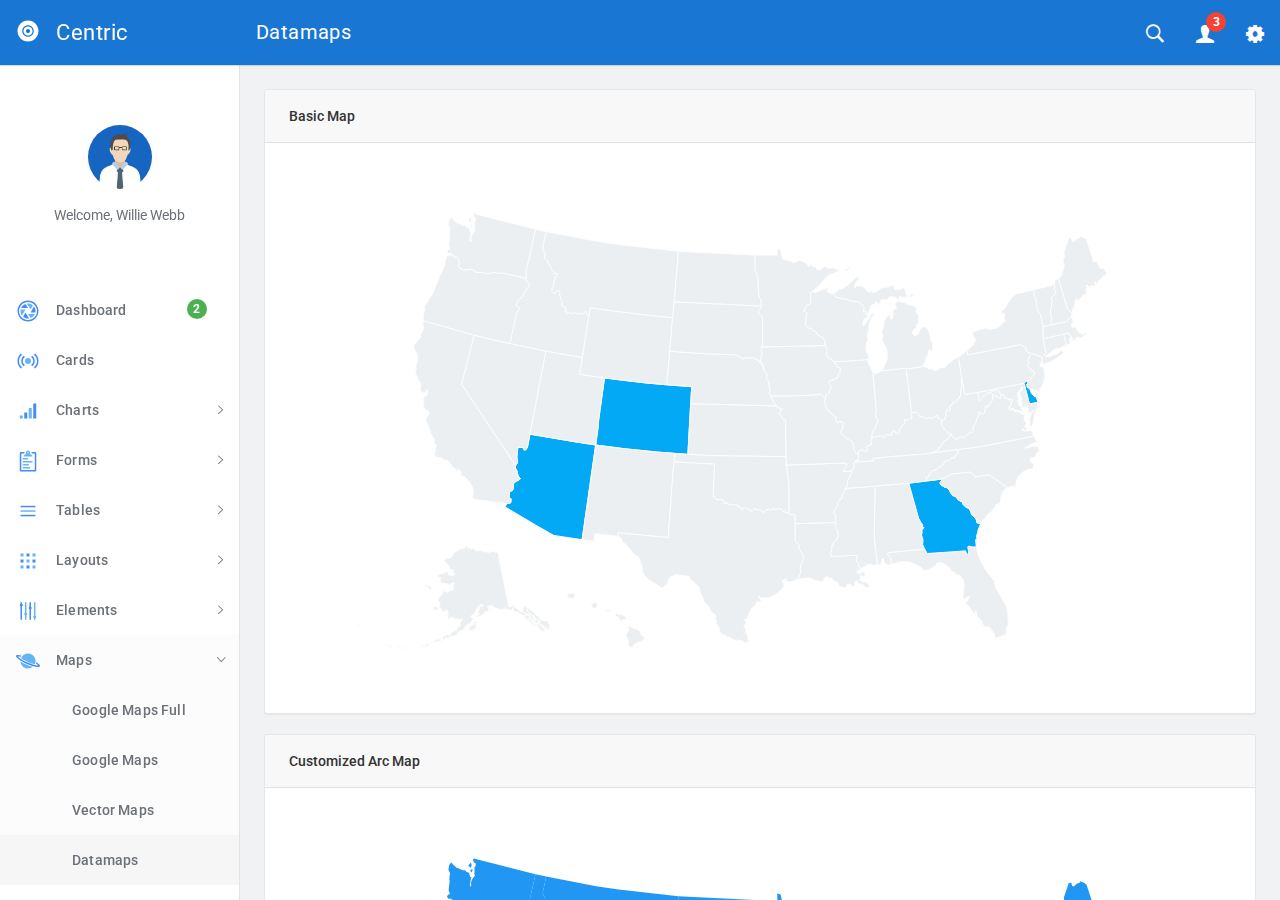
<file: src/datamaps.html>
<!DOCTYPE html>
<html lang="en">
  <head>
    <meta charset="utf-8">
    <meta name="viewport" content="width=device-width, initial-scale=1, maximum-scale=1">
    <meta name="description" content="Bootstrap Admin Template">
    <meta name="keywords" content="app, responsive, jquery, bootstrap, dashboard, admin">
    <title>Centric - Bootstrap Admin Template</title>
    <!-- Vendor styles-->
    <!-- build:css(../app) css/vendor.css-->
    <!-- Animate.CSS-->
    <link rel="stylesheet" href="assets/vendor/animate.css/animate.css">
    <!-- Bootstrap-->
    <link rel="stylesheet" href="assets/vendor/bootstrap/dist/css/bootstrap.min.css">
    <!-- Ionicons-->
    <link rel="stylesheet" href="assets/vendor/ionicons/css/ionicons.css">
    <!-- Bluimp Gallery-->
    <link rel="stylesheet" href="assets/vendor/blueimp-gallery/css/blueimp-gallery.css">
    <link rel="stylesheet" href="assets/vendor/blueimp-gallery/css/blueimp-gallery-indicator.css">
    <link rel="stylesheet" href="assets/vendor/blueimp-gallery/css/blueimp-gallery-video.css">
    <!-- Datepicker-->
    <link rel="stylesheet" href="assets/vendor/bootstrap-datepicker/dist/css/bootstrap-datepicker3.css">
    <!-- Rickshaw-->
    <link rel="stylesheet" href="assets/vendor/rickshaw/rickshaw.css">
    <!-- Select2-->
    <link rel="stylesheet" href="assets/vendor/select2/dist/css/select2.css">
    <!-- Clockpicker-->
    <link rel="stylesheet" href="assets/vendor/clockpicker/dist/bootstrap-clockpicker.css">
    <!-- Range Slider-->
    <link rel="stylesheet" href="assets/vendor/nouislider/distribute/nouislider.min.css">
    <!-- ColorPicker-->
    <link rel="stylesheet" href="assets/vendor/mjolnic-bootstrap-colorpicker/dist/css/bootstrap-colorpicker.css">
    <!-- Summernote-->
    <link rel="stylesheet" href="assets/vendor/summernote/dist/summernote.css">
    <!-- Dropzone-->
    <link rel="stylesheet" href="assets/vendor/dropzone/dist/basic.css">
    <link rel="stylesheet" href="assets/vendor/dropzone/dist/dropzone.css">
    <!-- Xeditable-->
    <link rel="stylesheet" href="assets/vendor/x-editable/dist/bootstrap3-editable/css/bootstrap-editable.css">
    <!-- Bootgrid-->
    <link rel="stylesheet" href="assets/vendor/jquery.bootgrid/dist/jquery.bootgrid.css">
    <!-- Datatables-->
    <link rel="stylesheet" href="assets/vendor/datatables/media/css/jquery.dataTables.css">
    <!-- Sweet Alert-->
    <link rel="stylesheet" href="assets/vendor/sweetalert/dist/sweetalert.css">
    <!-- Loaders.CSS-->
    <link rel="stylesheet" href="assets/vendor/loaders.css/loaders.css">
    <!-- Material Floating Button-->
    <link rel="stylesheet" href="assets/vendor/ng-material-floating-button/mfb/dist/mfb.css">
    <!-- Material Colors-->
    <link rel="stylesheet" href="assets/vendor/material-colors/dist/colors.css">
    <!-- endbuild-->
    <!-- Application styles-->
    <link rel="stylesheet" href="assets/css/app.css">
  </head>
  <body class="theme-1">
    <div class="layout-container">
      <!-- top navbar-->
      <header class="header-container">
        <nav>
          <ul class="visible-xs visible-sm">
            <li><a id="sidebar-toggler" href="#" class="menu-link menu-link-slide"><span><em></em></span></a></li>
          </ul>
          <ul class="hidden-xs">
            <li><a id="offcanvas-toggler" href="#" class="menu-link menu-link-slide"><span><em></em></span></a></li>
          </ul>
          <h2 class="header-title">Datamaps</h2>
          <ul class="pull-right">
            <li><a id="header-search" href="#" class="ripple"><em class="ion-ios-search-strong"></em></a></li>
            <li class="dropdown"><a href="#" data-toggle="dropdown" class="dropdown-toggle has-badge ripple"><em class="ion-person"></em><sup class="badge bg-danger">3</sup></a>
              <ul class="dropdown-menu dropdown-menu-right md-dropdown-menu">
                <li><a href="profile.html"><em class="ion-home icon-fw"></em>Profile</a></li>
                <li><a href="messages.html"><em class="ion-gear-a icon-fw"></em>Messages</a></li>
                <li role="presentation" class="divider"></li>
                <li><a href="user.login.html"><em class="ion-log-out icon-fw"></em>Logout</a></li>
              </ul>
            </li>
            <li><a id="header-settings" href="#" class="ripple"><em class="ion-gear-b"></em></a></li>
          </ul>
        </nav>
      </header>
      <!-- sidebar-->
      <aside class="sidebar-container">
        <div class="sidebar-header">
          <div class="pull-right pt-lg text-muted hidden"><em class="ion-close-round"></em></div><a href="#" class="sidebar-header-logo"><img src="assets/img/logo.png" data-svg-replace="assets/img/logo.svg" alt="Logo"><span class="sidebar-header-logo-text">Centric</span></a>
        </div>
        <div class="sidebar-content">
          <div class="sidebar-toolbar text-center"><a href=""><img src="assets/img/user/01.jpg" alt="Profile" class="img-circle thumb64"></a>
            <div class="mt">Welcome, Willie Webb</div>
          </div>
          <nav class="sidebar-nav">
            <ul>
              <li><a href="dashboard.html" class="ripple"><span class="pull-right nav-label"><span class="badge bg-success">2</span></span><span class="nav-icon"><img src="" data-svg-replace="assets/img/icons/aperture.svg" alt="MenuItem" class="hidden"></span><span>Dashboard</span></a></li>
              <li><a href="cards.html" class="ripple"><span class="pull-right nav-label"></span><span class="nav-icon"><img src="" data-svg-replace="assets/img/icons/radio-waves.svg" alt="MenuItem" class="hidden"></span><span>Cards</span></a></li>
              <li><a href="#" class="ripple"><span class="pull-right nav-caret"><em class="ion-ios-arrow-right"></em></span><span class="pull-right nav-label"></span><span class="nav-icon"><img src="" data-svg-replace="assets/img/icons/connection-bars.svg" alt="MenuItem" class="hidden"></span><span>Charts</span></a>
                <ul class="sidebar-subnav">
                  <li><a href="flot.html" class="ripple"><span class="pull-right nav-label"></span><span>Flot</span></a></li>
                  <li><a href="radial.html" class="ripple"><span class="pull-right nav-label"></span><span>Radial</span></a></li>
                  <li><a href="rickshaw.html" class="ripple"><span class="pull-right nav-label"></span><span>Rickshaw</span></a></li>
                </ul>
              </li>
              <li><a href="#" class="ripple"><span class="pull-right nav-caret"><em class="ion-ios-arrow-right"></em></span><span class="pull-right nav-label"></span><span class="nav-icon"><img src="" data-svg-replace="assets/img/icons/clipboard.svg" alt="MenuItem" class="hidden"></span><span>Forms</span></a>
                <ul class="sidebar-subnav">
                  <li><a href="forms.classic.html" class="ripple"><span class="pull-right nav-label"></span><span>Classic</span></a></li>
                  <li><a href="validation.html" class="ripple"><span class="pull-right nav-label"></span><span>Validation</span></a></li>
                  <li><a href="forms.advanced.html" class="ripple"><span class="pull-right nav-label"></span><span>Advanced</span></a></li>
                  <li><a href="material.html" class="ripple"><span class="pull-right nav-label"></span><span>Material</span></a></li>
                  <li><a href="editor.html" class="ripple"><span class="pull-right nav-label"></span><span>Editors</span></a></li>
                  <li><a href="dropzone.html" class="ripple"><span class="pull-right nav-label"></span><span>Dropzone</span></a></li>
                  <li><a href="xeditable.html" class="ripple"><span class="pull-right nav-label"></span><span>xEditable</span></a></li>
                  <li><a href="wizard.html" class="ripple"><span class="pull-right nav-label"></span><span>Wizard</span></a></li>
                </ul>
              </li>
              <li><a href="#" class="ripple"><span class="pull-right nav-caret"><em class="ion-ios-arrow-right"></em></span><span class="pull-right nav-label"></span><span class="nav-icon"><img src="" data-svg-replace="assets/img/icons/navicon.svg" alt="MenuItem" class="hidden"></span><span>Tables</span></a>
                <ul id="tables" class="sidebar-subnav">
                  <li><a href="tables.classic.html" class="ripple"><span class="pull-right nav-label"></span><span>Classic</span></a></li>
                  <li><a href="datatable.html" class="ripple"><span class="pull-right nav-label"></span><span>Datatable</span></a></li>
                  <li><a href="bootgrid.html" class="ripple"><span class="pull-right nav-label"></span><span>Bootgrid</span></a></li>
                </ul>
              </li>
              <li><a href="#" class="ripple"><span class="pull-right nav-caret"><em class="ion-ios-arrow-right"></em></span><span class="pull-right nav-label"></span><span class="nav-icon"><img src="" data-svg-replace="assets/img/icons/grid.svg" alt="MenuItem" class="hidden"></span><span>Layouts</span></a>
                <ul id="layouts" class="sidebar-subnav">
                  <li><a href="layouts.columns.html" class="ripple"><span class="pull-right nav-label"></span><span>Columns</span></a></li>
                  <li><a href="layouts.overlap.html" class="ripple"><span class="pull-right nav-label"></span><span>Overlap</span></a></li>
                  <li><a href="layouts.boxed.html" class="ripple"><span class="pull-right nav-label"></span><span>Boxed</span></a></li>
                  <li><a href="layouts.tabs.html" class="ripple"><span class="pull-right nav-label"></span><span>Tabs</span></a></li>
                  <li><a href="layouts.containers.html" class="ripple"><span class="pull-right nav-label"></span><span>Containers</span></a></li>
                </ul>
              </li>
              <li><a href="#" class="ripple"><span class="pull-right nav-caret"><em class="ion-ios-arrow-right"></em></span><span class="pull-right nav-label"></span><span class="nav-icon"><img src="" data-svg-replace="assets/img/icons/levels.svg" alt="MenuItem" class="hidden"></span><span>Elements</span></a>
                <ul id="elements" class="sidebar-subnav">
                  <li><a href="colors.html" class="ripple"><span class="pull-right nav-label"></span><span>Colors</span></a></li>
                  <li><a href="whiteframes.html" class="ripple"><span class="pull-right nav-label"></span><span>Whiteframes</span></a></li>
                  <li><a href="lists.html" class="ripple"><span class="pull-right nav-label"></span><span>Lists</span></a></li>
                  <li><a href="bootstrapui.html" class="ripple"><span class="pull-right nav-label"></span><span>Bootstrap</span></a></li>
                  <li><a href="buttons.html" class="ripple"><span class="pull-right nav-label"></span><span>Buttons</span></a></li>
                  <li><a href="sweetalert.html"><span class="pull-right nav-label"></span><span>Sweet-alert</span></a></li>
                  <li><a href="spinners.html" class="ripple"><span class="pull-right nav-label"></span><span>Spinners</span></a></li>
                  <li><a href="nestable.html" class="ripple"><span class="pull-right nav-label"></span><span>Nestable</span></a></li>
                  <li><a href="grid.html" class="ripple"><span class="pull-right nav-label"></span><span>Grid</span></a></li>
                  <li><a href="grid-masonry.html" class="ripple"><span class="pull-right nav-label"></span><span>Grid Masonry</span></a></li>
                  <li><a href="typography.html" class="ripple"><span class="pull-right nav-label"></span><span>Typography</span></a></li>
                  <li><a href="icons.html" class="ripple"><span class="pull-right nav-label"></span><span>Icons</span></a></li>
                  <li><a href="utilities.html" class="ripple"><span class="pull-right nav-label"></span><span>Utilities</span></a></li>
                </ul>
              </li>
              <li><a href="#" class="ripple"><span class="pull-right nav-caret"><em class="ion-ios-arrow-right"></em></span><span class="pull-right nav-label"></span><span class="nav-icon"><img src="" data-svg-replace="assets/img/icons/planet.svg" alt="MenuItem" class="hidden"></span><span>Maps</span></a>
                <ul id="maps" class="sidebar-subnav">
                  <li><a href="google-map-full.html" class="ripple"><span class="pull-right nav-label"></span><span>Google Maps Full</span></a></li>
                  <li><a href="google-map.html" class="ripple"><span class="pull-right nav-label"></span><span>Google Maps</span></a></li>
                  <li><a href="vector-map.html" class="ripple"><span class="pull-right nav-label"></span><span>Vector Maps</span></a></li>
                  <li><a href="datamaps.html" class="ripple"><span class="pull-right nav-label"></span><span>Datamaps</span></a></li>
                </ul>
              </li>
              <li><a href="#" class="ripple"><span class="pull-right nav-caret"><em class="ion-ios-arrow-right"></em></span><span class="pull-right nav-label"></span><span class="nav-icon"><img src="" data-svg-replace="assets/img/icons/ios-browsers.svg" alt="MenuItem" class="hidden"></span><span>Pages</span></a>
                <ul id="pages" class="sidebar-subnav">
                  <li><a href="timeline.html" class="ripple"><span class="pull-right nav-label"></span><span>Timeline</span></a></li>
                  <li><a href="invoice.html" class="ripple"><span class="pull-right nav-label"></span><span>Invoice</span></a></li>
                  <li><a href="pricing.html" class="ripple"><span class="pull-right nav-label"></span><span>Pricing</span></a></li>
                  <li><a href="contacts.html" class="ripple"><span class="pull-right nav-label"></span><span>Contacts</span></a></li>
                  <li><a href="faq.html" class="ripple"><span class="pull-right nav-label"></span><span>FAQ</span></a></li>
                  <li><a href="projects.html" class="ripple"><span class="pull-right nav-label"></span><span>Projects</span></a></li>
                  <li><a href="blog.html" class="ripple"><span class="pull-right nav-label"></span><span>Blog</span></a></li>
                  <li><a href="blog.article.html" class="ripple"><span class="pull-right nav-label"></span><span>Article</span></a></li>
                  <li><a href="profile.html" class="ripple"><span class="pull-right nav-label"></span><span>Profile</span></a></li>
                  <li><a href="gallery.html" class="ripple"><span class="pull-right nav-label"></span><span>Gallery</span></a></li>
                  <li><a href="wall.html" class="ripple"><span class="pull-right nav-label"></span><span>Wall</span></a></li>
                  <li><a href="search.html" class="ripple"><span class="pull-right nav-label"></span><span>Search</span></a></li>
                  <li><a href="messages.html" class="ripple"><span class="pull-right nav-label"></span><span>Messages Board</span></a></li>
                </ul>
              </li>
              <li><a href="#" class="ripple"><span class="pull-right nav-caret"><em class="ion-ios-arrow-right"></em></span><span class="pull-right nav-label"></span><span class="nav-icon"><img src="" data-svg-replace="assets/img/icons/person-stalker.svg" alt="MenuItem" class="hidden"></span><span>User</span></a>
                <ul id="user" class="sidebar-subnav">
                  <li><a href="login.html" class="ripple"><span class="pull-right nav-label"></span><span>Login</span></a></li>
                  <li><a href="signup.html" class="ripple"><span class="pull-right nav-label"></span><span>Signup</span></a></li>
                  <li><a href="lock.html" class="ripple"><span class="pull-right nav-label"></span><span>Lock</span></a></li>
                  <li><a href="recover.html" class="ripple"><span class="pull-right nav-label"></span><span>Recover</span></a></li>
                </ul>
              </li>
              <li><a href="../../angularjs/" class="ripple"><span class="nav-icon"><em class="ion-android-open"></em></span><span>AngularJS</span></a></li>
            </ul>
          </nav>
        </div>
      </aside>
      <div class="sidebar-layout-obfuscator"></div>
      <!-- Main section-->
      <main class="main-container">
        <!-- Page content-->
        <section>
          <div class="container-fluid">
            <div class="panel panel-default">
              <div class="panel-heading">Basic Map</div>
              <div class="panel-body">
                <div id="datamap-basic"></div>
              </div>
            </div>
            <div class="panel panel-default">
              <div class="panel-heading">Customized Arc Map</div>
              <div class="panel-body">
                <div id="datamap-arc"></div>
              </div>
            </div>
          </div>
        </section>
        <!-- Page footer-->
        <footer><span>2017 - Centric app.</span></footer>
      </main>
    </div>
    <!-- Search template-->
    <div tabindex="-1" role="dialog" class="modal modal-top fade modal-search">
      <div class="modal-dialog">
        <div class="modal-content">
          <div class="modal-body">
            <div class="pull-left">
              <button type="button" data-dismiss="modal" class="btn btn-flat"><em class="ion-arrow-left-c icon-24"></em></button>
            </div>
            <div class="pull-right">
              <button type="button" class="btn btn-flat"><em class="ion-android-microphone icon-24"></em></button>
            </div>
            <form action="#" class="oh">
              <div class="mda-form-control pt0">
                <input type="text" placeholder="Search.." data-localize="header.SEARCH" class="form-control header-input-search">
                <div class="mda-form-control-line"></div>
              </div>
            </form>
          </div>
        </div>
      </div>
    </div>
    <!-- End Search template-->
    <!-- Settings template-->
    <div tabindex="-1" role="dialog" class="modal-settings modal modal-right fade">
      <div class="modal-dialog modal-lg">
        <div class="modal-content">
          <div class="modal-header">
            <div data-dismiss="modal" class="pull-right clickable"><em class="ion-close-round text-soft"></em></div>
            <h4 class="modal-title"><span>Settings</span></h4>
          </div>
          <div class="modal-body">
            <div class="clearfix mb">
              <div class="pull-left wd-tiny mb">
                <div class="setting-color">
                  <label class="preview-theme-1">
                    <input type="radio" checked="checked" name="setting-theme" value="0"><span class="ion-checkmark-round"></span>
                    <div class="t-grid">
                      <div class="t-row">
                        <div class="t-col preview-header"></div>
                        <div class="t-col preview-sidebar"></div>
                        <div class="t-col preview-content"></div>
                      </div>
                    </div>
                  </label>
                </div>
              </div>
              <div class="pull-left wd-tiny mb">
                <div class="setting-color">
                  <label class="preview-theme-2">
                    <input type="radio" name="setting-theme" value="1"><span class="ion-checkmark-round"></span>
                    <div class="t-grid">
                      <div class="t-row">
                        <div class="t-col preview-header"></div>
                        <div class="t-col preview-sidebar"></div>
                        <div class="t-col preview-content"></div>
                      </div>
                    </div>
                  </label>
                </div>
              </div>
              <div class="pull-left wd-tiny mb">
                <div class="setting-color">
                  <label class="preview-theme-3">
                    <input type="radio" name="setting-theme" value="2"><span class="ion-checkmark-round"></span>
                    <div class="t-grid">
                      <div class="t-row">
                        <div class="t-col preview-header"></div>
                        <div class="t-col preview-sidebar"></div>
                        <div class="t-col preview-content"></div>
                      </div>
                    </div>
                  </label>
                </div>
              </div>
              <div class="pull-left wd-tiny mb">
                <div class="setting-color">
                  <label class="preview-theme-4">
                    <input type="radio" name="setting-theme" value="3"><span class="ion-checkmark-round"></span>
                    <div class="t-grid">
                      <div class="t-row">
                        <div class="t-col preview-header"></div>
                        <div class="t-col preview-sidebar"></div>
                        <div class="t-col preview-content"></div>
                      </div>
                    </div>
                  </label>
                </div>
              </div>
              <div class="pull-left wd-tiny mb">
                <div class="setting-color">
                  <label class="preview-theme-5">
                    <input type="radio" name="setting-theme" value="4"><span class="ion-checkmark-round"></span>
                    <div class="t-grid">
                      <div class="t-row">
                        <div class="t-col preview-header"></div>
                        <div class="t-col preview-sidebar"></div>
                        <div class="t-col preview-content"></div>
                      </div>
                    </div>
                  </label>
                </div>
              </div>
              <div class="pull-left wd-tiny mb">
                <div class="setting-color">
                  <label class="preview-theme-6">
                    <input type="radio" name="setting-theme" value="5"><span class="ion-checkmark-round"></span>
                    <div class="t-grid">
                      <div class="t-row">
                        <div class="t-col preview-header"></div>
                        <div class="t-col preview-sidebar"></div>
                        <div class="t-col preview-content"></div>
                      </div>
                    </div>
                  </label>
                </div>
              </div>
              <div class="pull-left wd-tiny mb">
                <div class="setting-color">
                  <label class="preview-theme-7">
                    <input type="radio" name="setting-theme" value="6"><span class="ion-checkmark-round"></span>
                    <div class="t-grid">
                      <div class="t-row">
                        <div class="t-col preview-header"></div>
                        <div class="t-col preview-sidebar"></div>
                        <div class="t-col preview-content"></div>
                      </div>
                    </div>
                  </label>
                </div>
              </div>
              <div class="pull-left wd-tiny mb">
                <div class="setting-color">
                  <label class="preview-theme-8">
                    <input type="radio" name="setting-theme" value="7"><span class="ion-checkmark-round"></span>
                    <div class="t-grid">
                      <div class="t-row">
                        <div class="t-col preview-header"></div>
                        <div class="t-col preview-sidebar"></div>
                        <div class="t-col preview-content"></div>
                      </div>
                    </div>
                  </label>
                </div>
              </div>
              <div class="pull-left wd-tiny mb">
                <div class="setting-color">
                  <label class="preview-theme-9">
                    <input type="radio" name="setting-theme" value="8"><span class="ion-checkmark-round"></span>
                    <div class="t-grid">
                      <div class="t-row">
                        <div class="t-col preview-header"></div>
                        <div class="t-col preview-sidebar"></div>
                        <div class="t-col preview-content"></div>
                      </div>
                    </div>
                  </label>
                </div>
              </div>
            </div>
            <hr>
            <p>
              <label class="mda-checkbox">
                <input id="sidebar-showheader" type="checkbox" checked=""><em class="bg-indigo-500"></em>Sidebar header
              </label>
            </p>
            <p>
              <label class="mda-checkbox">
                <input id="sidebar-showtoolbar" type="checkbox" checked=""><em class="bg-indigo-500"></em>Sidebar toolbar
              </label>
            </p>
            <p>
              <label class="mda-checkbox">
                <input id="sidebar-offcanvas" type="checkbox"><em class="bg-indigo-500"></em>Sidebar offcanvas
              </label>
            </p>
            <hr>
            <p>Navigation icon</p>
            <p>
              <label class="mda-radio">
                <input type="radio" name="headerMenulink" value="menu-link-close"><em class="bg-indigo-500"></em>Close icon
              </label>
            </p>
            <p>
              <label class="mda-radio">
                <input type="radio" checked="" name="headerMenulink" value="menu-link-slide"><em class="bg-indigo-500"></em>Slide arrow
              </label>
            </p>
            <p>
              <label class="mda-radio">
                <input type="radio" name="headerMenulink" value="menu-link-arrow"><em class="bg-indigo-500"></em>Big arrow
              </label>
            </p>
            <hr>
            <button type="button" data-toggle-fullscreen="" class="btn btn-default btn-raised">Toggle fullscreen</button>
            <hr>
            <p>Change language</p>
            <!-- START Language list-->
            <div class="btn-group">
              <button type="button" data-toggle="dropdown" class="btn btn-default btn-block btn-raised">English</button>
              <ul role="menu" class="dropdown-menu dropdown-menu-right animated fadeInUpShort">
                <li><a href="#" data-set-lang="en">English</a></li>
                <li><a href="#" data-set-lang="es">Spanish</a></li>
              </ul>
            </div>
            <!-- END Language list-->
          </div>
        </div>
      </div>
    </div>
    <!-- End Settings template-->
    <!-- Google Maps API-->
    <script type="text/javascript" src="http://maps.google.com/maps/api/js?key=AIzaSyD_MleSHludEfiKUi1CCyumkv74Pm4u8Is"></script>
    <!-- build:js(../app) js/vendor.js-->
    <!-- Modernizr-->
    <script src="assets/vendor/modernizr/modernizr.custom.js"></script>
    <!-- jQuery-->
    <script src="assets/vendor/jquery/dist/jquery.js"></script>
    <!-- Bootstrap-->
    <script src="assets/vendor/bootstrap/dist/js/bootstrap.js"></script>
    <!-- jQuery Browser-->
    <script src="assets/vendor/jquery.browser/dist/jquery.browser.js"></script>
    <!-- Material Colors-->
    <script src="assets/vendor/material-colors/dist/colors.js"></script>
    <!-- Bootstrap Filestyle-->
    <script src="assets/vendor/bootstrap-filestyle/src/bootstrap-filestyle.js"></script>
    <!-- Flot charts-->
    <script src="assets/vendor/flot/jquery.flot.js"></script>
    <script src="assets/vendor/flot/jquery.flot.categories.js"></script>
    <script src="assets/vendor/flot-spline/js/jquery.flot.spline.js"></script>
    <script src="assets/vendor/flot.tooltip/js/jquery.flot.tooltip.js"></script>
    <script src="assets/vendor/flot/jquery.flot.resize.js"></script>
    <script src="assets/vendor/flot/jquery.flot.pie.js"></script>
    <script src="assets/vendor/flot/jquery.flot.time.js"></script>
    <script src="assets/vendor/sidebysideimproved/jquery.flot.orderBars.js"></script>
    <!-- jVector Maps-->
    <script src="assets/vendor/ika.jvectormap/jquery-jvectormap-1.2.2.min.js"></script>
    <script src="assets/vendor/ika.jvectormap/jquery-jvectormap-us-mill-en.js"></script>
    <script src="assets/vendor/ika.jvectormap/jquery-jvectormap-world-mill-en.js"></script>
    <!-- Easypie Charts-->
    <script src="assets/vendor/jquery.easy-pie-chart/dist/jquery.easypiechart.js"></script>
    <!-- Screenfull-->
    <script src="assets/vendor/screenfull/dist/screenfull.js"></script>
    <!-- Sparkline-->
    <script src="assets/vendor/sparkline/index.js"></script>
    <!-- Datepicker-->
    <script src="assets/vendor/bootstrap-datepicker/js/bootstrap-datepicker.js"></script>
    <!-- jQuery Knob charts-->
    <script src="assets/vendor/jquery-knob/js/jquery.knob.js"></script>
    <!-- Rickshaw-->
    <script src="assets/vendor/d3/d3.js"></script>
    <script src="assets/vendor/rickshaw/rickshaw.js"></script>
    <!-- jQuery Form Validation-->
    <script src="assets/vendor/jquery-validation/dist/jquery.validate.js"></script>
    <script src="assets/vendor/jquery-validation/dist/additional-methods.js"></script>
    <!-- JQUERY STEPS-->
    <script src="assets/vendor/jquery.steps/build/jquery.steps.js"></script>
    <!-- Select2-->
    <script src="assets/vendor/select2/dist/js/select2.js"></script>
    <!-- Clockpicker-->
    <script src="assets/vendor/clockpicker/dist/bootstrap-clockpicker.js"></script>
    <!-- Range Slider-->
    <script src="assets/vendor/nouislider/distribute/nouislider.js"></script>
    <!-- ColorPicker-->
    <script src="assets/vendor/mjolnic-bootstrap-colorpicker/dist/js/bootstrap-colorpicker.js"></script>
    <!-- Summernote-->
    <script src="assets/vendor/summernote/dist/summernote.js"></script>
    <!-- Dropzone-->
    <script src="assets/vendor/dropzone/dist/dropzone.js"></script>
    <!-- Xeditable-->
    <script src="assets/vendor/x-editable/dist/bootstrap3-editable/js/bootstrap-editable.js"></script>
    <!-- Momentjs-->
    <script src="assets/vendor/moment/min/moment-with-locales.js"></script>
    <!-- Google Maps-->
    <script src="assets/vendor/gmaps/gmaps.js"></script>
    <!-- Bootgrid-->
    <script src="assets/vendor/jquery.bootgrid/dist/jquery.bootgrid.js"></script>
    <script src="assets/vendor/jquery.bootgrid/dist/jquery.bootgrid.fa.js"></script>
    <!-- Datatables-->
    <script src="assets/vendor/datatables/media/js/jquery.dataTables.js"></script>
    <!-- Nestable-->
    <script src="assets/vendor/nestable/jquery.nestable.js"></script>
    <!-- Sweet Alert-->
    <script src="assets/vendor/sweetalert/dist/sweetalert-dev.js"></script>
    <!-- Masonry-->
    <script src="assets/vendor/masonry/dist/masonry.pkgd.js"></script>
    <!-- Images Loaded-->
    <script src="assets/vendor/imagesloaded/imagesloaded.pkgd.js"></script>
    <!-- Loaders.CSS-->
    <script src="assets/vendor/loaders.css/loaders.css.js"></script>
    <!-- jQuery Localize-->
    <script src="assets/vendor/jquery-localize-i18n/dist/jquery.localize.js"></script>
    <!-- Blueimp Gallery-->
    <script src="assets/vendor/blueimp-gallery/js/blueimp-helper.js"></script>
    <script src="assets/vendor/blueimp-gallery/js/blueimp-gallery.js"></script>
    <script src="assets/vendor/blueimp-gallery/js/blueimp-gallery-fullscreen.js"></script>
    <script src="assets/vendor/blueimp-gallery/js/blueimp-gallery-indicator.js"></script>
    <script src="assets/vendor/blueimp-gallery/js/blueimp-gallery-video.js"></script>
    <script src="assets/vendor/blueimp-gallery/js/blueimp-gallery-vimeo.js"></script>
    <script src="assets/vendor/blueimp-gallery/js/blueimp-gallery-youtube.js"></script>
    <script src="assets/vendor/blueimp-gallery/js/jquery.blueimp-gallery.js"></script>
    <!-- Datamaps-->
    <script src="assets/vendor/topojson/topojson.min.js"></script>
    <script src="assets/vendor/datamaps/dist/datamaps.all.js"></script>
    <!-- endbuild-->
    <!-- App script-->
    <script src="assets/js/app.js"></script>
  </body>
</html>
</file>
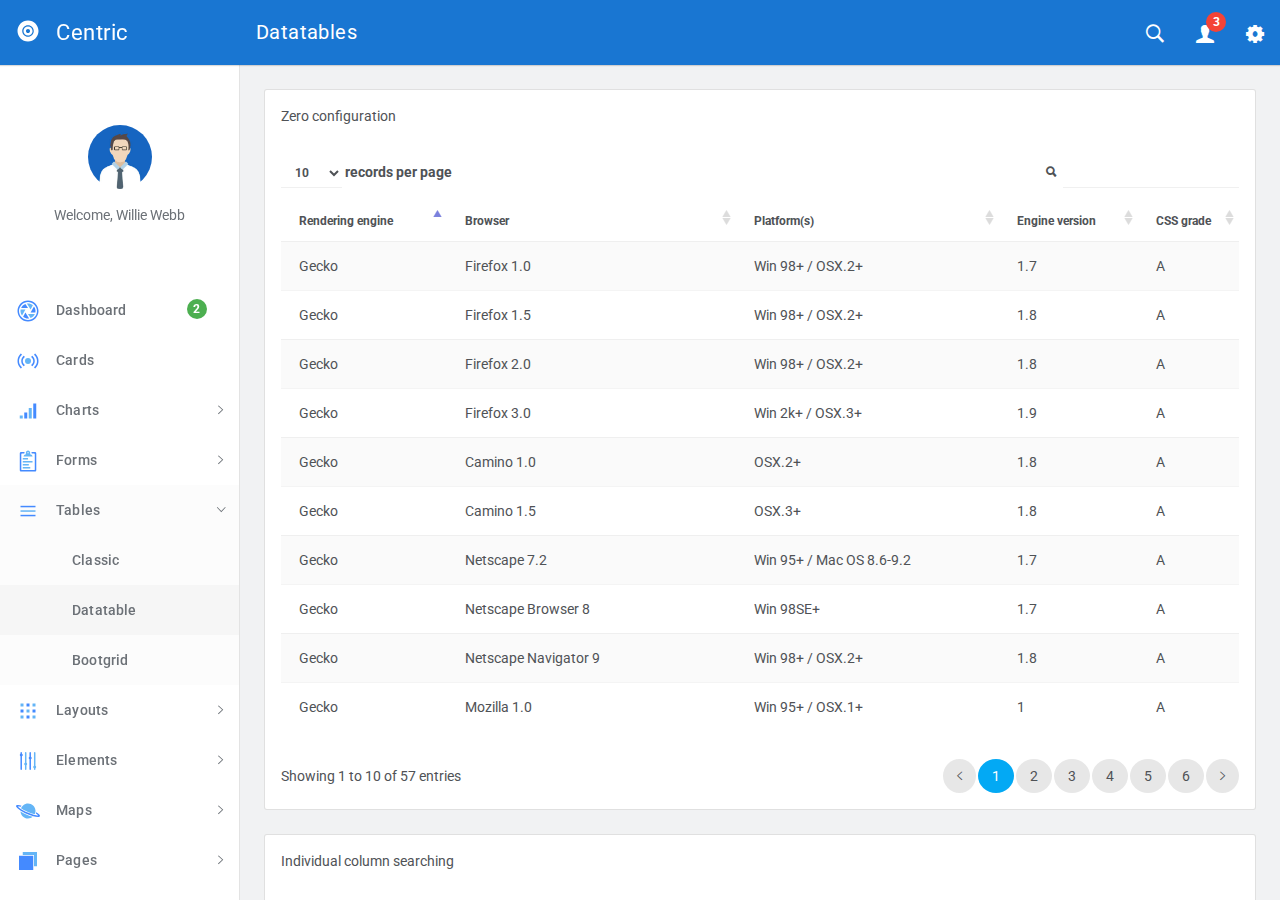
<file: src/datatable.html>
<!DOCTYPE html>
<html lang="en">
  <head>
    <meta charset="utf-8">
    <meta name="viewport" content="width=device-width, initial-scale=1, maximum-scale=1">
    <meta name="description" content="Bootstrap Admin Template">
    <meta name="keywords" content="app, responsive, jquery, bootstrap, dashboard, admin">
    <title>Centric - Bootstrap Admin Template</title>
    <!-- Vendor styles-->
    <!-- build:css(../app) css/vendor.css-->
    <!-- Animate.CSS-->
    <link rel="stylesheet" href="assets/vendor/animate.css/animate.css">
    <!-- Bootstrap-->
    <link rel="stylesheet" href="assets/vendor/bootstrap/dist/css/bootstrap.min.css">
    <!-- Ionicons-->
    <link rel="stylesheet" href="assets/vendor/ionicons/css/ionicons.css">
    <!-- Bluimp Gallery-->
    <link rel="stylesheet" href="assets/vendor/blueimp-gallery/css/blueimp-gallery.css">
    <link rel="stylesheet" href="assets/vendor/blueimp-gallery/css/blueimp-gallery-indicator.css">
    <link rel="stylesheet" href="assets/vendor/blueimp-gallery/css/blueimp-gallery-video.css">
    <!-- Datepicker-->
    <link rel="stylesheet" href="assets/vendor/bootstrap-datepicker/dist/css/bootstrap-datepicker3.css">
    <!-- Rickshaw-->
    <link rel="stylesheet" href="assets/vendor/rickshaw/rickshaw.css">
    <!-- Select2-->
    <link rel="stylesheet" href="assets/vendor/select2/dist/css/select2.css">
    <!-- Clockpicker-->
    <link rel="stylesheet" href="assets/vendor/clockpicker/dist/bootstrap-clockpicker.css">
    <!-- Range Slider-->
    <link rel="stylesheet" href="assets/vendor/nouislider/distribute/nouislider.min.css">
    <!-- ColorPicker-->
    <link rel="stylesheet" href="assets/vendor/mjolnic-bootstrap-colorpicker/dist/css/bootstrap-colorpicker.css">
    <!-- Summernote-->
    <link rel="stylesheet" href="assets/vendor/summernote/dist/summernote.css">
    <!-- Dropzone-->
    <link rel="stylesheet" href="assets/vendor/dropzone/dist/basic.css">
    <link rel="stylesheet" href="assets/vendor/dropzone/dist/dropzone.css">
    <!-- Xeditable-->
    <link rel="stylesheet" href="assets/vendor/x-editable/dist/bootstrap3-editable/css/bootstrap-editable.css">
    <!-- Bootgrid-->
    <link rel="stylesheet" href="assets/vendor/jquery.bootgrid/dist/jquery.bootgrid.css">
    <!-- Datatables-->
    <link rel="stylesheet" href="assets/vendor/datatables/media/css/jquery.dataTables.css">
    <!-- Sweet Alert-->
    <link rel="stylesheet" href="assets/vendor/sweetalert/dist/sweetalert.css">
    <!-- Loaders.CSS-->
    <link rel="stylesheet" href="assets/vendor/loaders.css/loaders.css">
    <!-- Material Floating Button-->
    <link rel="stylesheet" href="assets/vendor/ng-material-floating-button/mfb/dist/mfb.css">
    <!-- Material Colors-->
    <link rel="stylesheet" href="assets/vendor/material-colors/dist/colors.css">
    <!-- endbuild-->
    <!-- Application styles-->
    <link rel="stylesheet" href="assets/css/app.css">
  </head>
  <body class="theme-1">
    <div class="layout-container">
      <!-- top navbar-->
      <header class="header-container">
        <nav>
          <ul class="visible-xs visible-sm">
            <li><a id="sidebar-toggler" href="#" class="menu-link menu-link-slide"><span><em></em></span></a></li>
          </ul>
          <ul class="hidden-xs">
            <li><a id="offcanvas-toggler" href="#" class="menu-link menu-link-slide"><span><em></em></span></a></li>
          </ul>
          <h2 class="header-title">Datatables</h2>
          <ul class="pull-right">
            <li><a id="header-search" href="#" class="ripple"><em class="ion-ios-search-strong"></em></a></li>
            <li class="dropdown"><a href="#" data-toggle="dropdown" class="dropdown-toggle has-badge ripple"><em class="ion-person"></em><sup class="badge bg-danger">3</sup></a>
              <ul class="dropdown-menu dropdown-menu-right md-dropdown-menu">
                <li><a href="profile.html"><em class="ion-home icon-fw"></em>Profile</a></li>
                <li><a href="messages.html"><em class="ion-gear-a icon-fw"></em>Messages</a></li>
                <li role="presentation" class="divider"></li>
                <li><a href="user.login.html"><em class="ion-log-out icon-fw"></em>Logout</a></li>
              </ul>
            </li>
            <li><a id="header-settings" href="#" class="ripple"><em class="ion-gear-b"></em></a></li>
          </ul>
        </nav>
      </header>
      <!-- sidebar-->
      <aside class="sidebar-container">
        <div class="sidebar-header">
          <div class="pull-right pt-lg text-muted hidden"><em class="ion-close-round"></em></div><a href="#" class="sidebar-header-logo"><img src="assets/img/logo.png" data-svg-replace="assets/img/logo.svg" alt="Logo"><span class="sidebar-header-logo-text">Centric</span></a>
        </div>
        <div class="sidebar-content">
          <div class="sidebar-toolbar text-center"><a href=""><img src="assets/img/user/01.jpg" alt="Profile" class="img-circle thumb64"></a>
            <div class="mt">Welcome, Willie Webb</div>
          </div>
          <nav class="sidebar-nav">
            <ul>
              <li><a href="dashboard.html" class="ripple"><span class="pull-right nav-label"><span class="badge bg-success">2</span></span><span class="nav-icon"><img src="" data-svg-replace="assets/img/icons/aperture.svg" alt="MenuItem" class="hidden"></span><span>Dashboard</span></a></li>
              <li><a href="cards.html" class="ripple"><span class="pull-right nav-label"></span><span class="nav-icon"><img src="" data-svg-replace="assets/img/icons/radio-waves.svg" alt="MenuItem" class="hidden"></span><span>Cards</span></a></li>
              <li><a href="#" class="ripple"><span class="pull-right nav-caret"><em class="ion-ios-arrow-right"></em></span><span class="pull-right nav-label"></span><span class="nav-icon"><img src="" data-svg-replace="assets/img/icons/connection-bars.svg" alt="MenuItem" class="hidden"></span><span>Charts</span></a>
                <ul class="sidebar-subnav">
                  <li><a href="flot.html" class="ripple"><span class="pull-right nav-label"></span><span>Flot</span></a></li>
                  <li><a href="radial.html" class="ripple"><span class="pull-right nav-label"></span><span>Radial</span></a></li>
                  <li><a href="rickshaw.html" class="ripple"><span class="pull-right nav-label"></span><span>Rickshaw</span></a></li>
                </ul>
              </li>
              <li><a href="#" class="ripple"><span class="pull-right nav-caret"><em class="ion-ios-arrow-right"></em></span><span class="pull-right nav-label"></span><span class="nav-icon"><img src="" data-svg-replace="assets/img/icons/clipboard.svg" alt="MenuItem" class="hidden"></span><span>Forms</span></a>
                <ul class="sidebar-subnav">
                  <li><a href="forms.classic.html" class="ripple"><span class="pull-right nav-label"></span><span>Classic</span></a></li>
                  <li><a href="validation.html" class="ripple"><span class="pull-right nav-label"></span><span>Validation</span></a></li>
                  <li><a href="forms.advanced.html" class="ripple"><span class="pull-right nav-label"></span><span>Advanced</span></a></li>
                  <li><a href="material.html" class="ripple"><span class="pull-right nav-label"></span><span>Material</span></a></li>
                  <li><a href="editor.html" class="ripple"><span class="pull-right nav-label"></span><span>Editors</span></a></li>
                  <li><a href="dropzone.html" class="ripple"><span class="pull-right nav-label"></span><span>Dropzone</span></a></li>
                  <li><a href="xeditable.html" class="ripple"><span class="pull-right nav-label"></span><span>xEditable</span></a></li>
                  <li><a href="wizard.html" class="ripple"><span class="pull-right nav-label"></span><span>Wizard</span></a></li>
                </ul>
              </li>
              <li><a href="#" class="ripple"><span class="pull-right nav-caret"><em class="ion-ios-arrow-right"></em></span><span class="pull-right nav-label"></span><span class="nav-icon"><img src="" data-svg-replace="assets/img/icons/navicon.svg" alt="MenuItem" class="hidden"></span><span>Tables</span></a>
                <ul id="tables" class="sidebar-subnav">
                  <li><a href="tables.classic.html" class="ripple"><span class="pull-right nav-label"></span><span>Classic</span></a></li>
                  <li><a href="datatable.html" class="ripple"><span class="pull-right nav-label"></span><span>Datatable</span></a></li>
                  <li><a href="bootgrid.html" class="ripple"><span class="pull-right nav-label"></span><span>Bootgrid</span></a></li>
                </ul>
              </li>
              <li><a href="#" class="ripple"><span class="pull-right nav-caret"><em class="ion-ios-arrow-right"></em></span><span class="pull-right nav-label"></span><span class="nav-icon"><img src="" data-svg-replace="assets/img/icons/grid.svg" alt="MenuItem" class="hidden"></span><span>Layouts</span></a>
                <ul id="layouts" class="sidebar-subnav">
                  <li><a href="layouts.columns.html" class="ripple"><span class="pull-right nav-label"></span><span>Columns</span></a></li>
                  <li><a href="layouts.overlap.html" class="ripple"><span class="pull-right nav-label"></span><span>Overlap</span></a></li>
                  <li><a href="layouts.boxed.html" class="ripple"><span class="pull-right nav-label"></span><span>Boxed</span></a></li>
                  <li><a href="layouts.tabs.html" class="ripple"><span class="pull-right nav-label"></span><span>Tabs</span></a></li>
                  <li><a href="layouts.containers.html" class="ripple"><span class="pull-right nav-label"></span><span>Containers</span></a></li>
                </ul>
              </li>
              <li><a href="#" class="ripple"><span class="pull-right nav-caret"><em class="ion-ios-arrow-right"></em></span><span class="pull-right nav-label"></span><span class="nav-icon"><img src="" data-svg-replace="assets/img/icons/levels.svg" alt="MenuItem" class="hidden"></span><span>Elements</span></a>
                <ul id="elements" class="sidebar-subnav">
                  <li><a href="colors.html" class="ripple"><span class="pull-right nav-label"></span><span>Colors</span></a></li>
                  <li><a href="whiteframes.html" class="ripple"><span class="pull-right nav-label"></span><span>Whiteframes</span></a></li>
                  <li><a href="lists.html" class="ripple"><span class="pull-right nav-label"></span><span>Lists</span></a></li>
                  <li><a href="bootstrapui.html" class="ripple"><span class="pull-right nav-label"></span><span>Bootstrap</span></a></li>
                  <li><a href="buttons.html" class="ripple"><span class="pull-right nav-label"></span><span>Buttons</span></a></li>
                  <li><a href="sweetalert.html"><span class="pull-right nav-label"></span><span>Sweet-alert</span></a></li>
                  <li><a href="spinners.html" class="ripple"><span class="pull-right nav-label"></span><span>Spinners</span></a></li>
                  <li><a href="nestable.html" class="ripple"><span class="pull-right nav-label"></span><span>Nestable</span></a></li>
                  <li><a href="grid.html" class="ripple"><span class="pull-right nav-label"></span><span>Grid</span></a></li>
                  <li><a href="grid-masonry.html" class="ripple"><span class="pull-right nav-label"></span><span>Grid Masonry</span></a></li>
                  <li><a href="typography.html" class="ripple"><span class="pull-right nav-label"></span><span>Typography</span></a></li>
                  <li><a href="icons.html" class="ripple"><span class="pull-right nav-label"></span><span>Icons</span></a></li>
                  <li><a href="utilities.html" class="ripple"><span class="pull-right nav-label"></span><span>Utilities</span></a></li>
                </ul>
              </li>
              <li><a href="#" class="ripple"><span class="pull-right nav-caret"><em class="ion-ios-arrow-right"></em></span><span class="pull-right nav-label"></span><span class="nav-icon"><img src="" data-svg-replace="assets/img/icons/planet.svg" alt="MenuItem" class="hidden"></span><span>Maps</span></a>
                <ul id="maps" class="sidebar-subnav">
                  <li><a href="google-map-full.html" class="ripple"><span class="pull-right nav-label"></span><span>Google Maps Full</span></a></li>
                  <li><a href="google-map.html" class="ripple"><span class="pull-right nav-label"></span><span>Google Maps</span></a></li>
                  <li><a href="vector-map.html" class="ripple"><span class="pull-right nav-label"></span><span>Vector Maps</span></a></li>
                  <li><a href="datamaps.html" class="ripple"><span class="pull-right nav-label"></span><span>Datamaps</span></a></li>
                </ul>
              </li>
              <li><a href="#" class="ripple"><span class="pull-right nav-caret"><em class="ion-ios-arrow-right"></em></span><span class="pull-right nav-label"></span><span class="nav-icon"><img src="" data-svg-replace="assets/img/icons/ios-browsers.svg" alt="MenuItem" class="hidden"></span><span>Pages</span></a>
                <ul id="pages" class="sidebar-subnav">
                  <li><a href="timeline.html" class="ripple"><span class="pull-right nav-label"></span><span>Timeline</span></a></li>
                  <li><a href="invoice.html" class="ripple"><span class="pull-right nav-label"></span><span>Invoice</span></a></li>
                  <li><a href="pricing.html" class="ripple"><span class="pull-right nav-label"></span><span>Pricing</span></a></li>
                  <li><a href="contacts.html" class="ripple"><span class="pull-right nav-label"></span><span>Contacts</span></a></li>
                  <li><a href="faq.html" class="ripple"><span class="pull-right nav-label"></span><span>FAQ</span></a></li>
                  <li><a href="projects.html" class="ripple"><span class="pull-right nav-label"></span><span>Projects</span></a></li>
                  <li><a href="blog.html" class="ripple"><span class="pull-right nav-label"></span><span>Blog</span></a></li>
                  <li><a href="blog.article.html" class="ripple"><span class="pull-right nav-label"></span><span>Article</span></a></li>
                  <li><a href="profile.html" class="ripple"><span class="pull-right nav-label"></span><span>Profile</span></a></li>
                  <li><a href="gallery.html" class="ripple"><span class="pull-right nav-label"></span><span>Gallery</span></a></li>
                  <li><a href="wall.html" class="ripple"><span class="pull-right nav-label"></span><span>Wall</span></a></li>
                  <li><a href="search.html" class="ripple"><span class="pull-right nav-label"></span><span>Search</span></a></li>
                  <li><a href="messages.html" class="ripple"><span class="pull-right nav-label"></span><span>Messages Board</span></a></li>
                </ul>
              </li>
              <li><a href="#" class="ripple"><span class="pull-right nav-caret"><em class="ion-ios-arrow-right"></em></span><span class="pull-right nav-label"></span><span class="nav-icon"><img src="" data-svg-replace="assets/img/icons/person-stalker.svg" alt="MenuItem" class="hidden"></span><span>User</span></a>
                <ul id="user" class="sidebar-subnav">
                  <li><a href="login.html" class="ripple"><span class="pull-right nav-label"></span><span>Login</span></a></li>
                  <li><a href="signup.html" class="ripple"><span class="pull-right nav-label"></span><span>Signup</span></a></li>
                  <li><a href="lock.html" class="ripple"><span class="pull-right nav-label"></span><span>Lock</span></a></li>
                  <li><a href="recover.html" class="ripple"><span class="pull-right nav-label"></span><span>Recover</span></a></li>
                </ul>
              </li>
              <li><a href="../../angularjs/" class="ripple"><span class="nav-icon"><em class="ion-android-open"></em></span><span>AngularJS</span></a></li>
            </ul>
          </nav>
        </div>
      </aside>
      <div class="sidebar-layout-obfuscator"></div>
      <!-- Main section-->
      <main class="main-container">
        <!-- Page content-->
        <section>
          <div class="container-fluid">
            <!-- DATATABLE DEMO 1-->
            <div class="card">
              <div class="card-heading">Zero configuration</div>
              <div class="card-body">
                <table id="datatable1" class="table-datatable table table-striped table-hover mv-lg">
                  <thead>
                    <tr>
                      <th>Rendering engine</th>
                      <th>Browser</th>
                      <th>Platform(s)</th>
                      <th class="sort-numeric">Engine version</th>
                      <th class="sort-alpha">CSS grade</th>
                    </tr>
                  </thead>
                  <tbody>
                    <tr class="gradeX">
                      <td>Trident</td>
                      <td>Internet Explorer 4.0</td>
                      <td>Win 95+</td>
                      <td>4</td>
                      <td>X</td>
                    </tr>
                    <tr class="gradeC">
                      <td>Trident</td>
                      <td>Internet Explorer 5.0</td>
                      <td>Win 95+</td>
                      <td>5</td>
                      <td>C</td>
                    </tr>
                    <tr class="gradeA">
                      <td>Trident</td>
                      <td>Internet Explorer 5.5</td>
                      <td>Win 95+</td>
                      <td>5.5</td>
                      <td>A</td>
                    </tr>
                    <tr class="gradeA">
                      <td>Trident</td>
                      <td>Internet Explorer 6</td>
                      <td>Win 98+</td>
                      <td>6</td>
                      <td>A</td>
                    </tr>
                    <tr class="gradeA">
                      <td>Trident</td>
                      <td>Internet Explorer 7</td>
                      <td>Win XP SP2+</td>
                      <td>7</td>
                      <td>A</td>
                    </tr>
                    <tr class="gradeA">
                      <td>Trident</td>
                      <td>AOL browser (AOL desktop)</td>
                      <td>Win XP</td>
                      <td>6</td>
                      <td>A</td>
                    </tr>
                    <tr class="gradeA">
                      <td>Gecko</td>
                      <td>Firefox 1.0</td>
                      <td>Win 98+ / OSX.2+</td>
                      <td>1.7</td>
                      <td>A</td>
                    </tr>
                    <tr class="gradeA">
                      <td>Gecko</td>
                      <td>Firefox 1.5</td>
                      <td>Win 98+ / OSX.2+</td>
                      <td>1.8</td>
                      <td>A</td>
                    </tr>
                    <tr class="gradeA">
                      <td>Gecko</td>
                      <td>Firefox 2.0</td>
                      <td>Win 98+ / OSX.2+</td>
                      <td>1.8</td>
                      <td>A</td>
                    </tr>
                    <tr class="gradeA">
                      <td>Gecko</td>
                      <td>Firefox 3.0</td>
                      <td>Win 2k+ / OSX.3+</td>
                      <td>1.9</td>
                      <td>A</td>
                    </tr>
                    <tr class="gradeA">
                      <td>Gecko</td>
                      <td>Camino 1.0</td>
                      <td>OSX.2+</td>
                      <td>1.8</td>
                      <td>A</td>
                    </tr>
                    <tr class="gradeA">
                      <td>Gecko</td>
                      <td>Camino 1.5</td>
                      <td>OSX.3+</td>
                      <td>1.8</td>
                      <td>A</td>
                    </tr>
                    <tr class="gradeA">
                      <td>Gecko</td>
                      <td>Netscape 7.2</td>
                      <td>Win 95+ / Mac OS 8.6-9.2</td>
                      <td>1.7</td>
                      <td>A</td>
                    </tr>
                    <tr class="gradeA">
                      <td>Gecko</td>
                      <td>Netscape Browser 8</td>
                      <td>Win 98SE+</td>
                      <td>1.7</td>
                      <td>A</td>
                    </tr>
                    <tr class="gradeA">
                      <td>Gecko</td>
                      <td>Netscape Navigator 9</td>
                      <td>Win 98+ / OSX.2+</td>
                      <td>1.8</td>
                      <td>A</td>
                    </tr>
                    <tr class="gradeA">
                      <td>Gecko</td>
                      <td>Mozilla 1.0</td>
                      <td>Win 95+ / OSX.1+</td>
                      <td>1</td>
                      <td>A</td>
                    </tr>
                    <tr class="gradeA">
                      <td>Gecko</td>
                      <td>Mozilla 1.1</td>
                      <td>Win 95+ / OSX.1+</td>
                      <td>1.1</td>
                      <td>A</td>
                    </tr>
                    <tr class="gradeA">
                      <td>Gecko</td>
                      <td>Mozilla 1.2</td>
                      <td>Win 95+ / OSX.1+</td>
                      <td>1.2</td>
                      <td>A</td>
                    </tr>
                    <tr class="gradeA">
                      <td>Gecko</td>
                      <td>Mozilla 1.3</td>
                      <td>Win 95+ / OSX.1+</td>
                      <td>1.3</td>
                      <td>A</td>
                    </tr>
                    <tr class="gradeA">
                      <td>Gecko</td>
                      <td>Mozilla 1.4</td>
                      <td>Win 95+ / OSX.1+</td>
                      <td>1.4</td>
                      <td>A</td>
                    </tr>
                    <tr class="gradeA">
                      <td>Gecko</td>
                      <td>Mozilla 1.5</td>
                      <td>Win 95+ / OSX.1+</td>
                      <td>1.5</td>
                      <td>A</td>
                    </tr>
                    <tr class="gradeA">
                      <td>Gecko</td>
                      <td>Mozilla 1.6</td>
                      <td>Win 95+ / OSX.1+</td>
                      <td>1.6</td>
                      <td>A</td>
                    </tr>
                    <tr class="gradeA">
                      <td>Gecko</td>
                      <td>Mozilla 1.7</td>
                      <td>Win 98+ / OSX.1+</td>
                      <td>1.7</td>
                      <td>A</td>
                    </tr>
                    <tr class="gradeA">
                      <td>Gecko</td>
                      <td>Mozilla 1.8</td>
                      <td>Win 98+ / OSX.1+</td>
                      <td>1.8</td>
                      <td>A</td>
                    </tr>
                    <tr class="gradeA">
                      <td>Gecko</td>
                      <td>Seamonkey 1.1</td>
                      <td>Win 98+ / OSX.2+</td>
                      <td>1.8</td>
                      <td>A</td>
                    </tr>
                    <tr class="gradeA">
                      <td>Gecko</td>
                      <td>Epiphany 2.20</td>
                      <td>Gnome</td>
                      <td>1.8</td>
                      <td>A</td>
                    </tr>
                    <tr class="gradeA">
                      <td>Webkit</td>
                      <td>Safari 1.2</td>
                      <td>OSX.3</td>
                      <td>125.5</td>
                      <td>A</td>
                    </tr>
                    <tr class="gradeA">
                      <td>Webkit</td>
                      <td>Safari 1.3</td>
                      <td>OSX.3</td>
                      <td>312.8</td>
                      <td>A</td>
                    </tr>
                    <tr class="gradeA">
                      <td>Webkit</td>
                      <td>Safari 2.0</td>
                      <td>OSX.4+</td>
                      <td>419.3</td>
                      <td>A</td>
                    </tr>
                    <tr class="gradeA">
                      <td>Webkit</td>
                      <td>Safari 3.0</td>
                      <td>OSX.4+</td>
                      <td>522.1</td>
                      <td>A</td>
                    </tr>
                    <tr class="gradeA">
                      <td>Webkit</td>
                      <td>OmniWeb 5.5</td>
                      <td>OSX.4+</td>
                      <td>420</td>
                      <td>A</td>
                    </tr>
                    <tr class="gradeA">
                      <td>Webkit</td>
                      <td>iPod Touch / iPhone</td>
                      <td>iPod</td>
                      <td>420.1</td>
                      <td>A</td>
                    </tr>
                    <tr class="gradeA">
                      <td>Webkit</td>
                      <td>S60</td>
                      <td>S60</td>
                      <td>413</td>
                      <td>A</td>
                    </tr>
                    <tr class="gradeA">
                      <td>Presto</td>
                      <td>Opera 7.0</td>
                      <td>Win 95+ / OSX.1+</td>
                      <td>-</td>
                      <td>A</td>
                    </tr>
                    <tr class="gradeA">
                      <td>Presto</td>
                      <td>Opera 7.5</td>
                      <td>Win 95+ / OSX.2+</td>
                      <td>-</td>
                      <td>A</td>
                    </tr>
                    <tr class="gradeA">
                      <td>Presto</td>
                      <td>Opera 8.0</td>
                      <td>Win 95+ / OSX.2+</td>
                      <td>-</td>
                      <td>A</td>
                    </tr>
                    <tr class="gradeA">
                      <td>Presto</td>
                      <td>Opera 8.5</td>
                      <td>Win 95+ / OSX.2+</td>
                      <td>-</td>
                      <td>A</td>
                    </tr>
                    <tr class="gradeA">
                      <td>Presto</td>
                      <td>Opera 9.0</td>
                      <td>Win 95+ / OSX.3+</td>
                      <td>-</td>
                      <td>A</td>
                    </tr>
                    <tr class="gradeA">
                      <td>Presto</td>
                      <td>Opera 9.2</td>
                      <td>Win 88+ / OSX.3+</td>
                      <td>-</td>
                      <td>A</td>
                    </tr>
                    <tr class="gradeA">
                      <td>Presto</td>
                      <td>Opera 9.5</td>
                      <td>Win 88+ / OSX.3+</td>
                      <td>-</td>
                      <td>A</td>
                    </tr>
                    <tr class="gradeA">
                      <td>Presto</td>
                      <td>Opera for Wii</td>
                      <td>Wii</td>
                      <td>-</td>
                      <td>A</td>
                    </tr>
                    <tr class="gradeA">
                      <td>Presto</td>
                      <td>Nokia N800</td>
                      <td>N800</td>
                      <td>-</td>
                      <td>A</td>
                    </tr>
                    <tr class="gradeA">
                      <td>Presto</td>
                      <td>Nintendo DS browser</td>
                      <td>Nintendo DS</td>
                      <td>8.5</td>
                      <td>C/A<sup>1</sup></td>
                    </tr>
                    <tr class="gradeC">
                      <td>KHTML</td>
                      <td>Konqureror 3.1</td>
                      <td>KDE 3.1</td>
                      <td>3.1</td>
                      <td>C</td>
                    </tr>
                    <tr class="gradeA">
                      <td>KHTML</td>
                      <td>Konqureror 3.3</td>
                      <td>KDE 3.3</td>
                      <td>3.3</td>
                      <td>A</td>
                    </tr>
                    <tr class="gradeA">
                      <td>KHTML</td>
                      <td>Konqureror 3.5</td>
                      <td>KDE 3.5</td>
                      <td>3.5</td>
                      <td>A</td>
                    </tr>
                    <tr class="gradeX">
                      <td>Tasman</td>
                      <td>Internet Explorer 4.5</td>
                      <td>Mac OS 8-9</td>
                      <td>-</td>
                      <td>X</td>
                    </tr>
                    <tr class="gradeC">
                      <td>Tasman</td>
                      <td>Internet Explorer 5.1</td>
                      <td>Mac OS 7.6-9</td>
                      <td>1</td>
                      <td>C</td>
                    </tr>
                    <tr class="gradeC">
                      <td>Tasman</td>
                      <td>Internet Explorer 5.2</td>
                      <td>Mac OS 8-X</td>
                      <td>1</td>
                      <td>C</td>
                    </tr>
                    <tr class="gradeA">
                      <td>Misc</td>
                      <td>NetFront 3.1</td>
                      <td>Embedded devices</td>
                      <td>-</td>
                      <td>C</td>
                    </tr>
                    <tr class="gradeA">
                      <td>Misc</td>
                      <td>NetFront 3.4</td>
                      <td>Embedded devices</td>
                      <td>-</td>
                      <td>A</td>
                    </tr>
                    <tr class="gradeX">
                      <td>Misc</td>
                      <td>Dillo 0.8</td>
                      <td>Embedded devices</td>
                      <td>-</td>
                      <td>X</td>
                    </tr>
                    <tr class="gradeX">
                      <td>Misc</td>
                      <td>Links</td>
                      <td>Text only</td>
                      <td>-</td>
                      <td>X</td>
                    </tr>
                    <tr class="gradeX">
                      <td>Misc</td>
                      <td>Lynx</td>
                      <td>Text only</td>
                      <td>-</td>
                      <td>X</td>
                    </tr>
                    <tr class="gradeC">
                      <td>Misc</td>
                      <td>IE Mobile</td>
                      <td>Windows Mobile 6</td>
                      <td>-</td>
                      <td>C</td>
                    </tr>
                    <tr class="gradeC">
                      <td>Misc</td>
                      <td>PSP browser</td>
                      <td>PSP</td>
                      <td>-</td>
                      <td>C</td>
                    </tr>
                    <tr class="gradeU">
                      <td>Other browsers</td>
                      <td>All others</td>
                      <td>-</td>
                      <td>-</td>
                      <td>U</td>
                    </tr>
                  </tbody>
                </table>
              </div>
            </div>
            <!-- DATATABLE DEMO 2-->
            <div class="card">
              <div class="card-heading">Individual column searching</div>
              <div class="card-body">
                <table id="datatable2" class="table-datatable table table-striped table-hover mv-lg">
                  <thead>
                    <tr>
                      <th>Rendering engine</th>
                      <th>Browser</th>
                      <th>Platform</th>
                      <th class="sort-numeric">Engine version</th>
                      <th class="sort-alpha">CSS grade</th>
                    </tr>
                  </thead>
                  <tbody>
                    <tr class="gradeX">
                      <td>Trident</td>
                      <td>Internet Explorer 4.0</td>
                      <td>Win 95+</td>
                      <td>4</td>
                      <td>X</td>
                    </tr>
                    <tr class="gradeC">
                      <td>Trident</td>
                      <td>Internet Explorer 5.0</td>
                      <td>Win 95+</td>
                      <td>5</td>
                      <td>C</td>
                    </tr>
                    <tr class="gradeA">
                      <td>Trident</td>
                      <td>Internet Explorer 5.5</td>
                      <td>Win 95+</td>
                      <td>5.5</td>
                      <td>A</td>
                    </tr>
                    <tr class="gradeA">
                      <td>Trident</td>
                      <td>Internet Explorer 6</td>
                      <td>Win 98+</td>
                      <td>6</td>
                      <td>A</td>
                    </tr>
                    <tr class="gradeA">
                      <td>Trident</td>
                      <td>Internet Explorer 7</td>
                      <td>Win XP SP2+</td>
                      <td>7</td>
                      <td>A</td>
                    </tr>
                    <tr class="gradeA">
                      <td>Trident</td>
                      <td>AOL browser (AOL desktop)</td>
                      <td>Win XP</td>
                      <td>6</td>
                      <td>A</td>
                    </tr>
                    <tr class="gradeA">
                      <td>Gecko</td>
                      <td>Firefox 1.0</td>
                      <td>Win 98+ / OSX.2+</td>
                      <td>1.7</td>
                      <td>A</td>
                    </tr>
                    <tr class="gradeA">
                      <td>Gecko</td>
                      <td>Firefox 1.5</td>
                      <td>Win 98+ / OSX.2+</td>
                      <td>1.8</td>
                      <td>A</td>
                    </tr>
                    <tr class="gradeA">
                      <td>Gecko</td>
                      <td>Firefox 2.0</td>
                      <td>Win 98+ / OSX.2+</td>
                      <td>1.8</td>
                      <td>A</td>
                    </tr>
                    <tr class="gradeA">
                      <td>Gecko</td>
                      <td>Firefox 3.0</td>
                      <td>Win 2k+ / OSX.3+</td>
                      <td>1.9</td>
                      <td>A</td>
                    </tr>
                    <tr class="gradeA">
                      <td>Gecko</td>
                      <td>Camino 1.0</td>
                      <td>OSX.2+</td>
                      <td>1.8</td>
                      <td>A</td>
                    </tr>
                    <tr class="gradeA">
                      <td>Gecko</td>
                      <td>Camino 1.5</td>
                      <td>OSX.3+</td>
                      <td>1.8</td>
                      <td>A</td>
                    </tr>
                    <tr class="gradeA">
                      <td>Gecko</td>
                      <td>Netscape 7.2</td>
                      <td>Win 95+ / Mac OS 8.6-9.2</td>
                      <td>1.7</td>
                      <td>A</td>
                    </tr>
                    <tr class="gradeA">
                      <td>Gecko</td>
                      <td>Netscape Browser 8</td>
                      <td>Win 98SE+</td>
                      <td>1.7</td>
                      <td>A</td>
                    </tr>
                    <tr class="gradeA">
                      <td>Gecko</td>
                      <td>Netscape Navigator 9</td>
                      <td>Win 98+ / OSX.2+</td>
                      <td>1.8</td>
                      <td>A</td>
                    </tr>
                    <tr class="gradeA">
                      <td>Gecko</td>
                      <td>Mozilla 1.0</td>
                      <td>Win 95+ / OSX.1+</td>
                      <td>1</td>
                      <td>A</td>
                    </tr>
                    <tr class="gradeA">
                      <td>Gecko</td>
                      <td>Mozilla 1.1</td>
                      <td>Win 95+ / OSX.1+</td>
                      <td>1.1</td>
                      <td>A</td>
                    </tr>
                    <tr class="gradeA">
                      <td>Gecko</td>
                      <td>Mozilla 1.2</td>
                      <td>Win 95+ / OSX.1+</td>
                      <td>1.2</td>
                      <td>A</td>
                    </tr>
                    <tr class="gradeA">
                      <td>Gecko</td>
                      <td>Mozilla 1.3</td>
                      <td>Win 95+ / OSX.1+</td>
                      <td>1.3</td>
                      <td>A</td>
                    </tr>
                    <tr class="gradeA">
                      <td>Gecko</td>
                      <td>Mozilla 1.4</td>
                      <td>Win 95+ / OSX.1+</td>
                      <td>1.4</td>
                      <td>A</td>
                    </tr>
                    <tr class="gradeA">
                      <td>Gecko</td>
                      <td>Mozilla 1.5</td>
                      <td>Win 95+ / OSX.1+</td>
                      <td>1.5</td>
                      <td>A</td>
                    </tr>
                    <tr class="gradeA">
                      <td>Gecko</td>
                      <td>Mozilla 1.6</td>
                      <td>Win 95+ / OSX.1+</td>
                      <td>1.6</td>
                      <td>A</td>
                    </tr>
                    <tr class="gradeA">
                      <td>Gecko</td>
                      <td>Mozilla 1.7</td>
                      <td>Win 98+ / OSX.1+</td>
                      <td>1.7</td>
                      <td>A</td>
                    </tr>
                    <tr class="gradeA">
                      <td>Gecko</td>
                      <td>Mozilla 1.8</td>
                      <td>Win 98+ / OSX.1+</td>
                      <td>1.8</td>
                      <td>A</td>
                    </tr>
                    <tr class="gradeA">
                      <td>Gecko</td>
                      <td>Seamonkey 1.1</td>
                      <td>Win 98+ / OSX.2+</td>
                      <td>1.8</td>
                      <td>A</td>
                    </tr>
                    <tr class="gradeA">
                      <td>Gecko</td>
                      <td>Epiphany 2.20</td>
                      <td>Gnome</td>
                      <td>1.8</td>
                      <td>A</td>
                    </tr>
                    <tr class="gradeA">
                      <td>Webkit</td>
                      <td>Safari 1.2</td>
                      <td>OSX.3</td>
                      <td>125.5</td>
                      <td>A</td>
                    </tr>
                    <tr class="gradeA">
                      <td>Webkit</td>
                      <td>Safari 1.3</td>
                      <td>OSX.3</td>
                      <td>312.8</td>
                      <td>A</td>
                    </tr>
                    <tr class="gradeA">
                      <td>Webkit</td>
                      <td>Safari 2.0</td>
                      <td>OSX.4+</td>
                      <td>419.3</td>
                      <td>A</td>
                    </tr>
                    <tr class="gradeA">
                      <td>Webkit</td>
                      <td>Safari 3.0</td>
                      <td>OSX.4+</td>
                      <td>522.1</td>
                      <td>A</td>
                    </tr>
                    <tr class="gradeA">
                      <td>Webkit</td>
                      <td>OmniWeb 5.5</td>
                      <td>OSX.4+</td>
                      <td>420</td>
                      <td>A</td>
                    </tr>
                    <tr class="gradeA">
                      <td>Webkit</td>
                      <td>iPod Touch / iPhone</td>
                      <td>iPod</td>
                      <td>420.1</td>
                      <td>A</td>
                    </tr>
                    <tr class="gradeA">
                      <td>Webkit</td>
                      <td>S60</td>
                      <td>S60</td>
                      <td>413</td>
                      <td>A</td>
                    </tr>
                    <tr class="gradeA">
                      <td>Presto</td>
                      <td>Opera 7.0</td>
                      <td>Win 95+ / OSX.1+</td>
                      <td>-</td>
                      <td>A</td>
                    </tr>
                    <tr class="gradeA">
                      <td>Presto</td>
                      <td>Opera 7.5</td>
                      <td>Win 95+ / OSX.2+</td>
                      <td>-</td>
                      <td>A</td>
                    </tr>
                    <tr class="gradeA">
                      <td>Presto</td>
                      <td>Opera 8.0</td>
                      <td>Win 95+ / OSX.2+</td>
                      <td>-</td>
                      <td>A</td>
                    </tr>
                    <tr class="gradeA">
                      <td>Presto</td>
                      <td>Opera 8.5</td>
                      <td>Win 95+ / OSX.2+</td>
                      <td>-</td>
                      <td>A</td>
                    </tr>
                    <tr class="gradeA">
                      <td>Presto</td>
                      <td>Opera 9.0</td>
                      <td>Win 95+ / OSX.3+</td>
                      <td>-</td>
                      <td>A</td>
                    </tr>
                    <tr class="gradeA">
                      <td>Presto</td>
                      <td>Opera 9.2</td>
                      <td>Win 88+ / OSX.3+</td>
                      <td>-</td>
                      <td>A</td>
                    </tr>
                    <tr class="gradeA">
                      <td>Presto</td>
                      <td>Opera 9.5</td>
                      <td>Win 88+ / OSX.3+</td>
                      <td>-</td>
                      <td>A</td>
                    </tr>
                    <tr class="gradeA">
                      <td>Presto</td>
                      <td>Opera for Wii</td>
                      <td>Wii</td>
                      <td>-</td>
                      <td>A</td>
                    </tr>
                    <tr class="gradeA">
                      <td>Presto</td>
                      <td>Nokia N800</td>
                      <td>N800</td>
                      <td>-</td>
                      <td>A</td>
                    </tr>
                    <tr class="gradeA">
                      <td>Presto</td>
                      <td>Nintendo DS browser</td>
                      <td>Nintendo DS</td>
                      <td>8.5</td>
                      <td>C/A<sup>1</sup></td>
                    </tr>
                    <tr class="gradeC">
                      <td>KHTML</td>
                      <td>Konqureror 3.1</td>
                      <td>KDE 3.1</td>
                      <td>3.1</td>
                      <td>C</td>
                    </tr>
                    <tr class="gradeA">
                      <td>KHTML</td>
                      <td>Konqureror 3.3</td>
                      <td>KDE 3.3</td>
                      <td>3.3</td>
                      <td>A</td>
                    </tr>
                    <tr class="gradeA">
                      <td>KHTML</td>
                      <td>Konqureror 3.5</td>
                      <td>KDE 3.5</td>
                      <td>3.5</td>
                      <td>A</td>
                    </tr>
                    <tr class="gradeX">
                      <td>Tasman</td>
                      <td>Internet Explorer 4.5</td>
                      <td>Mac OS 8-9</td>
                      <td>-</td>
                      <td>X</td>
                    </tr>
                    <tr class="gradeC">
                      <td>Tasman</td>
                      <td>Internet Explorer 5.1</td>
                      <td>Mac OS 7.6-9</td>
                      <td>1</td>
                      <td>C</td>
                    </tr>
                    <tr class="gradeC">
                      <td>Tasman</td>
                      <td>Internet Explorer 5.2</td>
                      <td>Mac OS 8-X</td>
                      <td>1</td>
                      <td>C</td>
                    </tr>
                    <tr class="gradeA">
                      <td>Misc</td>
                      <td>NetFront 3.1</td>
                      <td>Embedded devices</td>
                      <td>-</td>
                      <td>C</td>
                    </tr>
                    <tr class="gradeA">
                      <td>Misc</td>
                      <td>NetFront 3.4</td>
                      <td>Embedded devices</td>
                      <td>-</td>
                      <td>A</td>
                    </tr>
                    <tr class="gradeX">
                      <td>Misc</td>
                      <td>Dillo 0.8</td>
                      <td>Embedded devices</td>
                      <td>-</td>
                      <td>X</td>
                    </tr>
                    <tr class="gradeX">
                      <td>Misc</td>
                      <td>Links</td>
                      <td>Text only</td>
                      <td>-</td>
                      <td>X</td>
                    </tr>
                    <tr class="gradeX">
                      <td>Misc</td>
                      <td>Lynx</td>
                      <td>Text only</td>
                      <td>-</td>
                      <td>X</td>
                    </tr>
                    <tr class="gradeC">
                      <td>Misc</td>
                      <td>IE Mobile</td>
                      <td>Windows Mobile 6</td>
                      <td>-</td>
                      <td>C</td>
                    </tr>
                    <tr class="gradeC">
                      <td>Misc</td>
                      <td>PSP browser</td>
                      <td>PSP</td>
                      <td>-</td>
                      <td>C</td>
                    </tr>
                    <tr class="gradeU">
                      <td>Other browsers</td>
                      <td>All others</td>
                      <td>-</td>
                      <td>-</td>
                      <td>U</td>
                    </tr>
                  </tbody>
                  <tfoot>
                    <tr>
                      <th>
                        <div class="mda-form-control pt0">
                          <input type="text" name="filter_rendering_engine" placeholder="Filter Rendering engine" class="form-control input-sm datatable_input_col_search">
                          <div class="mda-form-control-line"></div>
                        </div>
                      </th>
                      <th>
                        <div class="mda-form-control pt0">
                          <input type="text" name="filter_browser" placeholder="Filter Browser" class="form-control input-sm datatable_input_col_search">
                          <div class="mda-form-control-line"></div>
                        </div>
                      </th>
                      <th>
                        <div class="mda-form-control pt0">
                          <input type="text" name="filter_platform" placeholder="Filter Platform" class="form-control input-sm datatable_input_col_search">
                          <div class="mda-form-control-line"></div>
                        </div>
                      </th>
                      <th>
                        <div class="mda-form-control pt0">
                          <input type="text" name="filter_engine_version" placeholder="Filter Engine version" class="form-control input-sm datatable_input_col_search">
                          <div class="mda-form-control-line"></div>
                        </div>
                      </th>
                      <th>
                        <div class="mda-form-control pt0">
                          <input type="text" name="filter_css_grade" placeholder="Filter CSS grade" class="form-control input-sm datatable_input_col_search">
                          <div class="mda-form-control-line"></div>
                        </div>
                      </th>
                    </tr>
                  </tfoot>
                </table>
              </div>
            </div>
          </div>
        </section>
        <!-- Page footer-->
        <footer><span>2017 - Centric app.</span></footer>
      </main>
    </div>
    <!-- Search template-->
    <div tabindex="-1" role="dialog" class="modal modal-top fade modal-search">
      <div class="modal-dialog">
        <div class="modal-content">
          <div class="modal-body">
            <div class="pull-left">
              <button type="button" data-dismiss="modal" class="btn btn-flat"><em class="ion-arrow-left-c icon-24"></em></button>
            </div>
            <div class="pull-right">
              <button type="button" class="btn btn-flat"><em class="ion-android-microphone icon-24"></em></button>
            </div>
            <form action="#" class="oh">
              <div class="mda-form-control pt0">
                <input type="text" placeholder="Search.." data-localize="header.SEARCH" class="form-control header-input-search">
                <div class="mda-form-control-line"></div>
              </div>
            </form>
          </div>
        </div>
      </div>
    </div>
    <!-- End Search template-->
    <!-- Settings template-->
    <div tabindex="-1" role="dialog" class="modal-settings modal modal-right fade">
      <div class="modal-dialog modal-lg">
        <div class="modal-content">
          <div class="modal-header">
            <div data-dismiss="modal" class="pull-right clickable"><em class="ion-close-round text-soft"></em></div>
            <h4 class="modal-title"><span>Settings</span></h4>
          </div>
          <div class="modal-body">
            <div class="clearfix mb">
              <div class="pull-left wd-tiny mb">
                <div class="setting-color">
                  <label class="preview-theme-1">
                    <input type="radio" checked="checked" name="setting-theme" value="0"><span class="ion-checkmark-round"></span>
                    <div class="t-grid">
                      <div class="t-row">
                        <div class="t-col preview-header"></div>
                        <div class="t-col preview-sidebar"></div>
                        <div class="t-col preview-content"></div>
                      </div>
                    </div>
                  </label>
                </div>
              </div>
              <div class="pull-left wd-tiny mb">
                <div class="setting-color">
                  <label class="preview-theme-2">
                    <input type="radio" name="setting-theme" value="1"><span class="ion-checkmark-round"></span>
                    <div class="t-grid">
                      <div class="t-row">
                        <div class="t-col preview-header"></div>
                        <div class="t-col preview-sidebar"></div>
                        <div class="t-col preview-content"></div>
                      </div>
                    </div>
                  </label>
                </div>
              </div>
              <div class="pull-left wd-tiny mb">
                <div class="setting-color">
                  <label class="preview-theme-3">
                    <input type="radio" name="setting-theme" value="2"><span class="ion-checkmark-round"></span>
                    <div class="t-grid">
                      <div class="t-row">
                        <div class="t-col preview-header"></div>
                        <div class="t-col preview-sidebar"></div>
                        <div class="t-col preview-content"></div>
                      </div>
                    </div>
                  </label>
                </div>
              </div>
              <div class="pull-left wd-tiny mb">
                <div class="setting-color">
                  <label class="preview-theme-4">
                    <input type="radio" name="setting-theme" value="3"><span class="ion-checkmark-round"></span>
                    <div class="t-grid">
                      <div class="t-row">
                        <div class="t-col preview-header"></div>
                        <div class="t-col preview-sidebar"></div>
                        <div class="t-col preview-content"></div>
                      </div>
                    </div>
                  </label>
                </div>
              </div>
              <div class="pull-left wd-tiny mb">
                <div class="setting-color">
                  <label class="preview-theme-5">
                    <input type="radio" name="setting-theme" value="4"><span class="ion-checkmark-round"></span>
                    <div class="t-grid">
                      <div class="t-row">
                        <div class="t-col preview-header"></div>
                        <div class="t-col preview-sidebar"></div>
                        <div class="t-col preview-content"></div>
                      </div>
                    </div>
                  </label>
                </div>
              </div>
              <div class="pull-left wd-tiny mb">
                <div class="setting-color">
                  <label class="preview-theme-6">
                    <input type="radio" name="setting-theme" value="5"><span class="ion-checkmark-round"></span>
                    <div class="t-grid">
                      <div class="t-row">
                        <div class="t-col preview-header"></div>
                        <div class="t-col preview-sidebar"></div>
                        <div class="t-col preview-content"></div>
                      </div>
                    </div>
                  </label>
                </div>
              </div>
              <div class="pull-left wd-tiny mb">
                <div class="setting-color">
                  <label class="preview-theme-7">
                    <input type="radio" name="setting-theme" value="6"><span class="ion-checkmark-round"></span>
                    <div class="t-grid">
                      <div class="t-row">
                        <div class="t-col preview-header"></div>
                        <div class="t-col preview-sidebar"></div>
                        <div class="t-col preview-content"></div>
                      </div>
                    </div>
                  </label>
                </div>
              </div>
              <div class="pull-left wd-tiny mb">
                <div class="setting-color">
                  <label class="preview-theme-8">
                    <input type="radio" name="setting-theme" value="7"><span class="ion-checkmark-round"></span>
                    <div class="t-grid">
                      <div class="t-row">
                        <div class="t-col preview-header"></div>
                        <div class="t-col preview-sidebar"></div>
                        <div class="t-col preview-content"></div>
                      </div>
                    </div>
                  </label>
                </div>
              </div>
              <div class="pull-left wd-tiny mb">
                <div class="setting-color">
                  <label class="preview-theme-9">
                    <input type="radio" name="setting-theme" value="8"><span class="ion-checkmark-round"></span>
                    <div class="t-grid">
                      <div class="t-row">
                        <div class="t-col preview-header"></div>
                        <div class="t-col preview-sidebar"></div>
                        <div class="t-col preview-content"></div>
                      </div>
                    </div>
                  </label>
                </div>
              </div>
            </div>
            <hr>
            <p>
              <label class="mda-checkbox">
                <input id="sidebar-showheader" type="checkbox" checked=""><em class="bg-indigo-500"></em>Sidebar header
              </label>
            </p>
            <p>
              <label class="mda-checkbox">
                <input id="sidebar-showtoolbar" type="checkbox" checked=""><em class="bg-indigo-500"></em>Sidebar toolbar
              </label>
            </p>
            <p>
              <label class="mda-checkbox">
                <input id="sidebar-offcanvas" type="checkbox"><em class="bg-indigo-500"></em>Sidebar offcanvas
              </label>
            </p>
            <hr>
            <p>Navigation icon</p>
            <p>
              <label class="mda-radio">
                <input type="radio" name="headerMenulink" value="menu-link-close"><em class="bg-indigo-500"></em>Close icon
              </label>
            </p>
            <p>
              <label class="mda-radio">
                <input type="radio" checked="" name="headerMenulink" value="menu-link-slide"><em class="bg-indigo-500"></em>Slide arrow
              </label>
            </p>
            <p>
              <label class="mda-radio">
                <input type="radio" name="headerMenulink" value="menu-link-arrow"><em class="bg-indigo-500"></em>Big arrow
              </label>
            </p>
            <hr>
            <button type="button" data-toggle-fullscreen="" class="btn btn-default btn-raised">Toggle fullscreen</button>
            <hr>
            <p>Change language</p>
            <!-- START Language list-->
            <div class="btn-group">
              <button type="button" data-toggle="dropdown" class="btn btn-default btn-block btn-raised">English</button>
              <ul role="menu" class="dropdown-menu dropdown-menu-right animated fadeInUpShort">
                <li><a href="#" data-set-lang="en">English</a></li>
                <li><a href="#" data-set-lang="es">Spanish</a></li>
              </ul>
            </div>
            <!-- END Language list-->
          </div>
        </div>
      </div>
    </div>
    <!-- End Settings template-->
    <!-- Google Maps API-->
    <script type="text/javascript" src="http://maps.google.com/maps/api/js?key=AIzaSyD_MleSHludEfiKUi1CCyumkv74Pm4u8Is"></script>
    <!-- build:js(../app) js/vendor.js-->
    <!-- Modernizr-->
    <script src="assets/vendor/modernizr/modernizr.custom.js"></script>
    <!-- jQuery-->
    <script src="assets/vendor/jquery/dist/jquery.js"></script>
    <!-- Bootstrap-->
    <script src="assets/vendor/bootstrap/dist/js/bootstrap.js"></script>
    <!-- jQuery Browser-->
    <script src="assets/vendor/jquery.browser/dist/jquery.browser.js"></script>
    <!-- Material Colors-->
    <script src="assets/vendor/material-colors/dist/colors.js"></script>
    <!-- Bootstrap Filestyle-->
    <script src="assets/vendor/bootstrap-filestyle/src/bootstrap-filestyle.js"></script>
    <!-- Flot charts-->
    <script src="assets/vendor/flot/jquery.flot.js"></script>
    <script src="assets/vendor/flot/jquery.flot.categories.js"></script>
    <script src="assets/vendor/flot-spline/js/jquery.flot.spline.js"></script>
    <script src="assets/vendor/flot.tooltip/js/jquery.flot.tooltip.js"></script>
    <script src="assets/vendor/flot/jquery.flot.resize.js"></script>
    <script src="assets/vendor/flot/jquery.flot.pie.js"></script>
    <script src="assets/vendor/flot/jquery.flot.time.js"></script>
    <script src="assets/vendor/sidebysideimproved/jquery.flot.orderBars.js"></script>
    <!-- jVector Maps-->
    <script src="assets/vendor/ika.jvectormap/jquery-jvectormap-1.2.2.min.js"></script>
    <script src="assets/vendor/ika.jvectormap/jquery-jvectormap-us-mill-en.js"></script>
    <script src="assets/vendor/ika.jvectormap/jquery-jvectormap-world-mill-en.js"></script>
    <!-- Easypie Charts-->
    <script src="assets/vendor/jquery.easy-pie-chart/dist/jquery.easypiechart.js"></script>
    <!-- Screenfull-->
    <script src="assets/vendor/screenfull/dist/screenfull.js"></script>
    <!-- Sparkline-->
    <script src="assets/vendor/sparkline/index.js"></script>
    <!-- Datepicker-->
    <script src="assets/vendor/bootstrap-datepicker/js/bootstrap-datepicker.js"></script>
    <!-- jQuery Knob charts-->
    <script src="assets/vendor/jquery-knob/js/jquery.knob.js"></script>
    <!-- Rickshaw-->
    <script src="assets/vendor/d3/d3.js"></script>
    <script src="assets/vendor/rickshaw/rickshaw.js"></script>
    <!-- jQuery Form Validation-->
    <script src="assets/vendor/jquery-validation/dist/jquery.validate.js"></script>
    <script src="assets/vendor/jquery-validation/dist/additional-methods.js"></script>
    <!-- JQUERY STEPS-->
    <script src="assets/vendor/jquery.steps/build/jquery.steps.js"></script>
    <!-- Select2-->
    <script src="assets/vendor/select2/dist/js/select2.js"></script>
    <!-- Clockpicker-->
    <script src="assets/vendor/clockpicker/dist/bootstrap-clockpicker.js"></script>
    <!-- Range Slider-->
    <script src="assets/vendor/nouislider/distribute/nouislider.js"></script>
    <!-- ColorPicker-->
    <script src="assets/vendor/mjolnic-bootstrap-colorpicker/dist/js/bootstrap-colorpicker.js"></script>
    <!-- Summernote-->
    <script src="assets/vendor/summernote/dist/summernote.js"></script>
    <!-- Dropzone-->
    <script src="assets/vendor/dropzone/dist/dropzone.js"></script>
    <!-- Xeditable-->
    <script src="assets/vendor/x-editable/dist/bootstrap3-editable/js/bootstrap-editable.js"></script>
    <!-- Momentjs-->
    <script src="assets/vendor/moment/min/moment-with-locales.js"></script>
    <!-- Google Maps-->
    <script src="assets/vendor/gmaps/gmaps.js"></script>
    <!-- Bootgrid-->
    <script src="assets/vendor/jquery.bootgrid/dist/jquery.bootgrid.js"></script>
    <script src="assets/vendor/jquery.bootgrid/dist/jquery.bootgrid.fa.js"></script>
    <!-- Datatables-->
    <script src="assets/vendor/datatables/media/js/jquery.dataTables.js"></script>
    <!-- Nestable-->
    <script src="assets/vendor/nestable/jquery.nestable.js"></script>
    <!-- Sweet Alert-->
    <script src="assets/vendor/sweetalert/dist/sweetalert-dev.js"></script>
    <!-- Masonry-->
    <script src="assets/vendor/masonry/dist/masonry.pkgd.js"></script>
    <!-- Images Loaded-->
    <script src="assets/vendor/imagesloaded/imagesloaded.pkgd.js"></script>
    <!-- Loaders.CSS-->
    <script src="assets/vendor/loaders.css/loaders.css.js"></script>
    <!-- jQuery Localize-->
    <script src="assets/vendor/jquery-localize-i18n/dist/jquery.localize.js"></script>
    <!-- Blueimp Gallery-->
    <script src="assets/vendor/blueimp-gallery/js/blueimp-helper.js"></script>
    <script src="assets/vendor/blueimp-gallery/js/blueimp-gallery.js"></script>
    <script src="assets/vendor/blueimp-gallery/js/blueimp-gallery-fullscreen.js"></script>
    <script src="assets/vendor/blueimp-gallery/js/blueimp-gallery-indicator.js"></script>
    <script src="assets/vendor/blueimp-gallery/js/blueimp-gallery-video.js"></script>
    <script src="assets/vendor/blueimp-gallery/js/blueimp-gallery-vimeo.js"></script>
    <script src="assets/vendor/blueimp-gallery/js/blueimp-gallery-youtube.js"></script>
    <script src="assets/vendor/blueimp-gallery/js/jquery.blueimp-gallery.js"></script>
    <!-- Datamaps-->
    <script src="assets/vendor/topojson/topojson.min.js"></script>
    <script src="assets/vendor/datamaps/dist/datamaps.all.js"></script>
    <!-- endbuild-->
    <!-- App script-->
    <script src="assets/js/app.js"></script>
  </body>
</html>
</file>
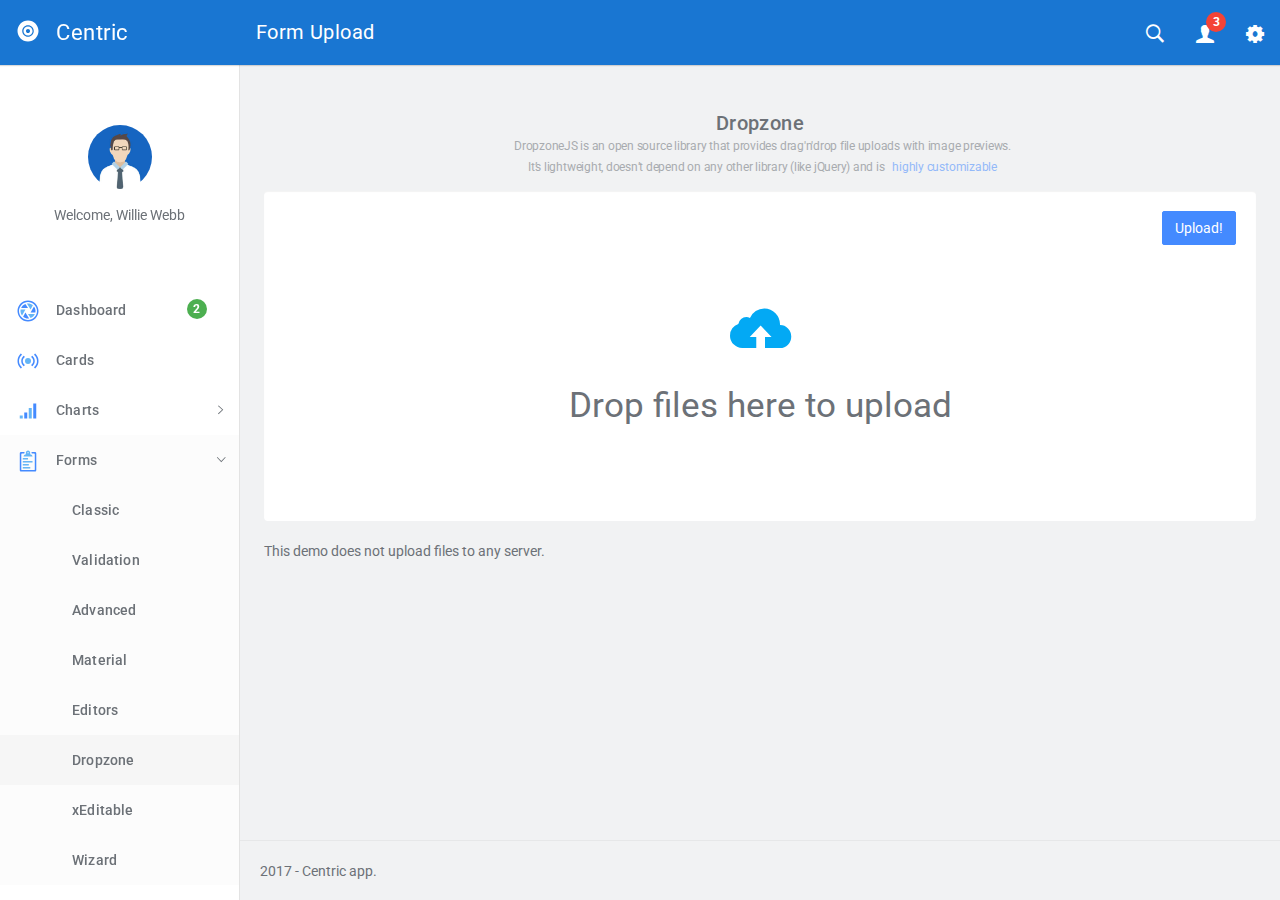
<file: src/dropzone.html>
<!DOCTYPE html>
<html lang="en">
  <head>
    <meta charset="utf-8">
    <meta name="viewport" content="width=device-width, initial-scale=1, maximum-scale=1">
    <meta name="description" content="Bootstrap Admin Template">
    <meta name="keywords" content="app, responsive, jquery, bootstrap, dashboard, admin">
    <title>Centric - Bootstrap Admin Template</title>
    <!-- Vendor styles-->
    <!-- build:css(../app) css/vendor.css-->
    <!-- Animate.CSS-->
    <link rel="stylesheet" href="assets/vendor/animate.css/animate.css">
    <!-- Bootstrap-->
    <link rel="stylesheet" href="assets/vendor/bootstrap/dist/css/bootstrap.min.css">
    <!-- Ionicons-->
    <link rel="stylesheet" href="assets/vendor/ionicons/css/ionicons.css">
    <!-- Bluimp Gallery-->
    <link rel="stylesheet" href="assets/vendor/blueimp-gallery/css/blueimp-gallery.css">
    <link rel="stylesheet" href="assets/vendor/blueimp-gallery/css/blueimp-gallery-indicator.css">
    <link rel="stylesheet" href="assets/vendor/blueimp-gallery/css/blueimp-gallery-video.css">
    <!-- Datepicker-->
    <link rel="stylesheet" href="assets/vendor/bootstrap-datepicker/dist/css/bootstrap-datepicker3.css">
    <!-- Rickshaw-->
    <link rel="stylesheet" href="assets/vendor/rickshaw/rickshaw.css">
    <!-- Select2-->
    <link rel="stylesheet" href="assets/vendor/select2/dist/css/select2.css">
    <!-- Clockpicker-->
    <link rel="stylesheet" href="assets/vendor/clockpicker/dist/bootstrap-clockpicker.css">
    <!-- Range Slider-->
    <link rel="stylesheet" href="assets/vendor/nouislider/distribute/nouislider.min.css">
    <!-- ColorPicker-->
    <link rel="stylesheet" href="assets/vendor/mjolnic-bootstrap-colorpicker/dist/css/bootstrap-colorpicker.css">
    <!-- Summernote-->
    <link rel="stylesheet" href="assets/vendor/summernote/dist/summernote.css">
    <!-- Dropzone-->
    <link rel="stylesheet" href="assets/vendor/dropzone/dist/basic.css">
    <link rel="stylesheet" href="assets/vendor/dropzone/dist/dropzone.css">
    <!-- Xeditable-->
    <link rel="stylesheet" href="assets/vendor/x-editable/dist/bootstrap3-editable/css/bootstrap-editable.css">
    <!-- Bootgrid-->
    <link rel="stylesheet" href="assets/vendor/jquery.bootgrid/dist/jquery.bootgrid.css">
    <!-- Datatables-->
    <link rel="stylesheet" href="assets/vendor/datatables/media/css/jquery.dataTables.css">
    <!-- Sweet Alert-->
    <link rel="stylesheet" href="assets/vendor/sweetalert/dist/sweetalert.css">
    <!-- Loaders.CSS-->
    <link rel="stylesheet" href="assets/vendor/loaders.css/loaders.css">
    <!-- Material Floating Button-->
    <link rel="stylesheet" href="assets/vendor/ng-material-floating-button/mfb/dist/mfb.css">
    <!-- Material Colors-->
    <link rel="stylesheet" href="assets/vendor/material-colors/dist/colors.css">
    <!-- endbuild-->
    <!-- Application styles-->
    <link rel="stylesheet" href="assets/css/app.css">
  </head>
  <body class="theme-1">
    <div class="layout-container">
      <!-- top navbar-->
      <header class="header-container">
        <nav>
          <ul class="visible-xs visible-sm">
            <li><a id="sidebar-toggler" href="#" class="menu-link menu-link-slide"><span><em></em></span></a></li>
          </ul>
          <ul class="hidden-xs">
            <li><a id="offcanvas-toggler" href="#" class="menu-link menu-link-slide"><span><em></em></span></a></li>
          </ul>
          <h2 class="header-title">Form Upload</h2>
          <ul class="pull-right">
            <li><a id="header-search" href="#" class="ripple"><em class="ion-ios-search-strong"></em></a></li>
            <li class="dropdown"><a href="#" data-toggle="dropdown" class="dropdown-toggle has-badge ripple"><em class="ion-person"></em><sup class="badge bg-danger">3</sup></a>
              <ul class="dropdown-menu dropdown-menu-right md-dropdown-menu">
                <li><a href="profile.html"><em class="ion-home icon-fw"></em>Profile</a></li>
                <li><a href="messages.html"><em class="ion-gear-a icon-fw"></em>Messages</a></li>
                <li role="presentation" class="divider"></li>
                <li><a href="user.login.html"><em class="ion-log-out icon-fw"></em>Logout</a></li>
              </ul>
            </li>
            <li><a id="header-settings" href="#" class="ripple"><em class="ion-gear-b"></em></a></li>
          </ul>
        </nav>
      </header>
      <!-- sidebar-->
      <aside class="sidebar-container">
        <div class="sidebar-header">
          <div class="pull-right pt-lg text-muted hidden"><em class="ion-close-round"></em></div><a href="#" class="sidebar-header-logo"><img src="assets/img/logo.png" data-svg-replace="assets/img/logo.svg" alt="Logo"><span class="sidebar-header-logo-text">Centric</span></a>
        </div>
        <div class="sidebar-content">
          <div class="sidebar-toolbar text-center"><a href=""><img src="assets/img/user/01.jpg" alt="Profile" class="img-circle thumb64"></a>
            <div class="mt">Welcome, Willie Webb</div>
          </div>
          <nav class="sidebar-nav">
            <ul>
              <li><a href="dashboard.html" class="ripple"><span class="pull-right nav-label"><span class="badge bg-success">2</span></span><span class="nav-icon"><img src="" data-svg-replace="assets/img/icons/aperture.svg" alt="MenuItem" class="hidden"></span><span>Dashboard</span></a></li>
              <li><a href="cards.html" class="ripple"><span class="pull-right nav-label"></span><span class="nav-icon"><img src="" data-svg-replace="assets/img/icons/radio-waves.svg" alt="MenuItem" class="hidden"></span><span>Cards</span></a></li>
              <li><a href="#" class="ripple"><span class="pull-right nav-caret"><em class="ion-ios-arrow-right"></em></span><span class="pull-right nav-label"></span><span class="nav-icon"><img src="" data-svg-replace="assets/img/icons/connection-bars.svg" alt="MenuItem" class="hidden"></span><span>Charts</span></a>
                <ul class="sidebar-subnav">
                  <li><a href="flot.html" class="ripple"><span class="pull-right nav-label"></span><span>Flot</span></a></li>
                  <li><a href="radial.html" class="ripple"><span class="pull-right nav-label"></span><span>Radial</span></a></li>
                  <li><a href="rickshaw.html" class="ripple"><span class="pull-right nav-label"></span><span>Rickshaw</span></a></li>
                </ul>
              </li>
              <li><a href="#" class="ripple"><span class="pull-right nav-caret"><em class="ion-ios-arrow-right"></em></span><span class="pull-right nav-label"></span><span class="nav-icon"><img src="" data-svg-replace="assets/img/icons/clipboard.svg" alt="MenuItem" class="hidden"></span><span>Forms</span></a>
                <ul class="sidebar-subnav">
                  <li><a href="forms.classic.html" class="ripple"><span class="pull-right nav-label"></span><span>Classic</span></a></li>
                  <li><a href="validation.html" class="ripple"><span class="pull-right nav-label"></span><span>Validation</span></a></li>
                  <li><a href="forms.advanced.html" class="ripple"><span class="pull-right nav-label"></span><span>Advanced</span></a></li>
                  <li><a href="material.html" class="ripple"><span class="pull-right nav-label"></span><span>Material</span></a></li>
                  <li><a href="editor.html" class="ripple"><span class="pull-right nav-label"></span><span>Editors</span></a></li>
                  <li><a href="dropzone.html" class="ripple"><span class="pull-right nav-label"></span><span>Dropzone</span></a></li>
                  <li><a href="xeditable.html" class="ripple"><span class="pull-right nav-label"></span><span>xEditable</span></a></li>
                  <li><a href="wizard.html" class="ripple"><span class="pull-right nav-label"></span><span>Wizard</span></a></li>
                </ul>
              </li>
              <li><a href="#" class="ripple"><span class="pull-right nav-caret"><em class="ion-ios-arrow-right"></em></span><span class="pull-right nav-label"></span><span class="nav-icon"><img src="" data-svg-replace="assets/img/icons/navicon.svg" alt="MenuItem" class="hidden"></span><span>Tables</span></a>
                <ul id="tables" class="sidebar-subnav">
                  <li><a href="tables.classic.html" class="ripple"><span class="pull-right nav-label"></span><span>Classic</span></a></li>
                  <li><a href="datatable.html" class="ripple"><span class="pull-right nav-label"></span><span>Datatable</span></a></li>
                  <li><a href="bootgrid.html" class="ripple"><span class="pull-right nav-label"></span><span>Bootgrid</span></a></li>
                </ul>
              </li>
              <li><a href="#" class="ripple"><span class="pull-right nav-caret"><em class="ion-ios-arrow-right"></em></span><span class="pull-right nav-label"></span><span class="nav-icon"><img src="" data-svg-replace="assets/img/icons/grid.svg" alt="MenuItem" class="hidden"></span><span>Layouts</span></a>
                <ul id="layouts" class="sidebar-subnav">
                  <li><a href="layouts.columns.html" class="ripple"><span class="pull-right nav-label"></span><span>Columns</span></a></li>
                  <li><a href="layouts.overlap.html" class="ripple"><span class="pull-right nav-label"></span><span>Overlap</span></a></li>
                  <li><a href="layouts.boxed.html" class="ripple"><span class="pull-right nav-label"></span><span>Boxed</span></a></li>
                  <li><a href="layouts.tabs.html" class="ripple"><span class="pull-right nav-label"></span><span>Tabs</span></a></li>
                  <li><a href="layouts.containers.html" class="ripple"><span class="pull-right nav-label"></span><span>Containers</span></a></li>
                </ul>
              </li>
              <li><a href="#" class="ripple"><span class="pull-right nav-caret"><em class="ion-ios-arrow-right"></em></span><span class="pull-right nav-label"></span><span class="nav-icon"><img src="" data-svg-replace="assets/img/icons/levels.svg" alt="MenuItem" class="hidden"></span><span>Elements</span></a>
                <ul id="elements" class="sidebar-subnav">
                  <li><a href="colors.html" class="ripple"><span class="pull-right nav-label"></span><span>Colors</span></a></li>
                  <li><a href="whiteframes.html" class="ripple"><span class="pull-right nav-label"></span><span>Whiteframes</span></a></li>
                  <li><a href="lists.html" class="ripple"><span class="pull-right nav-label"></span><span>Lists</span></a></li>
                  <li><a href="bootstrapui.html" class="ripple"><span class="pull-right nav-label"></span><span>Bootstrap</span></a></li>
                  <li><a href="buttons.html" class="ripple"><span class="pull-right nav-label"></span><span>Buttons</span></a></li>
                  <li><a href="sweetalert.html"><span class="pull-right nav-label"></span><span>Sweet-alert</span></a></li>
                  <li><a href="spinners.html" class="ripple"><span class="pull-right nav-label"></span><span>Spinners</span></a></li>
                  <li><a href="nestable.html" class="ripple"><span class="pull-right nav-label"></span><span>Nestable</span></a></li>
                  <li><a href="grid.html" class="ripple"><span class="pull-right nav-label"></span><span>Grid</span></a></li>
                  <li><a href="grid-masonry.html" class="ripple"><span class="pull-right nav-label"></span><span>Grid Masonry</span></a></li>
                  <li><a href="typography.html" class="ripple"><span class="pull-right nav-label"></span><span>Typography</span></a></li>
                  <li><a href="icons.html" class="ripple"><span class="pull-right nav-label"></span><span>Icons</span></a></li>
                  <li><a href="utilities.html" class="ripple"><span class="pull-right nav-label"></span><span>Utilities</span></a></li>
                </ul>
              </li>
              <li><a href="#" class="ripple"><span class="pull-right nav-caret"><em class="ion-ios-arrow-right"></em></span><span class="pull-right nav-label"></span><span class="nav-icon"><img src="" data-svg-replace="assets/img/icons/planet.svg" alt="MenuItem" class="hidden"></span><span>Maps</span></a>
                <ul id="maps" class="sidebar-subnav">
                  <li><a href="google-map-full.html" class="ripple"><span class="pull-right nav-label"></span><span>Google Maps Full</span></a></li>
                  <li><a href="google-map.html" class="ripple"><span class="pull-right nav-label"></span><span>Google Maps</span></a></li>
                  <li><a href="vector-map.html" class="ripple"><span class="pull-right nav-label"></span><span>Vector Maps</span></a></li>
                  <li><a href="datamaps.html" class="ripple"><span class="pull-right nav-label"></span><span>Datamaps</span></a></li>
                </ul>
              </li>
              <li><a href="#" class="ripple"><span class="pull-right nav-caret"><em class="ion-ios-arrow-right"></em></span><span class="pull-right nav-label"></span><span class="nav-icon"><img src="" data-svg-replace="assets/img/icons/ios-browsers.svg" alt="MenuItem" class="hidden"></span><span>Pages</span></a>
                <ul id="pages" class="sidebar-subnav">
                  <li><a href="timeline.html" class="ripple"><span class="pull-right nav-label"></span><span>Timeline</span></a></li>
                  <li><a href="invoice.html" class="ripple"><span class="pull-right nav-label"></span><span>Invoice</span></a></li>
                  <li><a href="pricing.html" class="ripple"><span class="pull-right nav-label"></span><span>Pricing</span></a></li>
                  <li><a href="contacts.html" class="ripple"><span class="pull-right nav-label"></span><span>Contacts</span></a></li>
                  <li><a href="faq.html" class="ripple"><span class="pull-right nav-label"></span><span>FAQ</span></a></li>
                  <li><a href="projects.html" class="ripple"><span class="pull-right nav-label"></span><span>Projects</span></a></li>
                  <li><a href="blog.html" class="ripple"><span class="pull-right nav-label"></span><span>Blog</span></a></li>
                  <li><a href="blog.article.html" class="ripple"><span class="pull-right nav-label"></span><span>Article</span></a></li>
                  <li><a href="profile.html" class="ripple"><span class="pull-right nav-label"></span><span>Profile</span></a></li>
                  <li><a href="gallery.html" class="ripple"><span class="pull-right nav-label"></span><span>Gallery</span></a></li>
                  <li><a href="wall.html" class="ripple"><span class="pull-right nav-label"></span><span>Wall</span></a></li>
                  <li><a href="search.html" class="ripple"><span class="pull-right nav-label"></span><span>Search</span></a></li>
                  <li><a href="messages.html" class="ripple"><span class="pull-right nav-label"></span><span>Messages Board</span></a></li>
                </ul>
              </li>
              <li><a href="#" class="ripple"><span class="pull-right nav-caret"><em class="ion-ios-arrow-right"></em></span><span class="pull-right nav-label"></span><span class="nav-icon"><img src="" data-svg-replace="assets/img/icons/person-stalker.svg" alt="MenuItem" class="hidden"></span><span>User</span></a>
                <ul id="user" class="sidebar-subnav">
                  <li><a href="login.html" class="ripple"><span class="pull-right nav-label"></span><span>Login</span></a></li>
                  <li><a href="signup.html" class="ripple"><span class="pull-right nav-label"></span><span>Signup</span></a></li>
                  <li><a href="lock.html" class="ripple"><span class="pull-right nav-label"></span><span>Lock</span></a></li>
                  <li><a href="recover.html" class="ripple"><span class="pull-right nav-label"></span><span>Recover</span></a></li>
                </ul>
              </li>
              <li><a href="../../angularjs/" class="ripple"><span class="nav-icon"><em class="ion-android-open"></em></span><span>AngularJS</span></a></li>
            </ul>
          </nav>
        </div>
      </aside>
      <div class="sidebar-layout-obfuscator"></div>
      <!-- Main section-->
      <main class="main-container">
        <!-- Page content-->
        <section>
          <div class="container container-lg">
            <h5 class="text-center">Dropzone<br><small>DropzoneJS is an open source library that provides drag&apos;n&apos;drop file uploads with image previews.</small><br><small class="spr">It’s lightweight, doesn’t depend on any other library (like jQuery) and is</small><small><a href="http://www.dropzonejs.com/" target="_blank">highly customizable</a></small></h5>
            <form id="dropzone-area" action="#" class="well dropzone">
              <div class="dropzone-previews"></div>
              <button type="submit" class="btn btn-primary pull-right">Upload!</button>
            </form>
            <p>This demo does not upload files to any server.</p>
          </div>
        </section>
        <!-- Page footer-->
        <footer><span>2017 - Centric app.</span></footer>
      </main>
    </div>
    <!-- Search template-->
    <div tabindex="-1" role="dialog" class="modal modal-top fade modal-search">
      <div class="modal-dialog">
        <div class="modal-content">
          <div class="modal-body">
            <div class="pull-left">
              <button type="button" data-dismiss="modal" class="btn btn-flat"><em class="ion-arrow-left-c icon-24"></em></button>
            </div>
            <div class="pull-right">
              <button type="button" class="btn btn-flat"><em class="ion-android-microphone icon-24"></em></button>
            </div>
            <form action="#" class="oh">
              <div class="mda-form-control pt0">
                <input type="text" placeholder="Search.." data-localize="header.SEARCH" class="form-control header-input-search">
                <div class="mda-form-control-line"></div>
              </div>
            </form>
          </div>
        </div>
      </div>
    </div>
    <!-- End Search template-->
    <!-- Settings template-->
    <div tabindex="-1" role="dialog" class="modal-settings modal modal-right fade">
      <div class="modal-dialog modal-lg">
        <div class="modal-content">
          <div class="modal-header">
            <div data-dismiss="modal" class="pull-right clickable"><em class="ion-close-round text-soft"></em></div>
            <h4 class="modal-title"><span>Settings</span></h4>
          </div>
          <div class="modal-body">
            <div class="clearfix mb">
              <div class="pull-left wd-tiny mb">
                <div class="setting-color">
                  <label class="preview-theme-1">
                    <input type="radio" checked="checked" name="setting-theme" value="0"><span class="ion-checkmark-round"></span>
                    <div class="t-grid">
                      <div class="t-row">
                        <div class="t-col preview-header"></div>
                        <div class="t-col preview-sidebar"></div>
                        <div class="t-col preview-content"></div>
                      </div>
                    </div>
                  </label>
                </div>
              </div>
              <div class="pull-left wd-tiny mb">
                <div class="setting-color">
                  <label class="preview-theme-2">
                    <input type="radio" name="setting-theme" value="1"><span class="ion-checkmark-round"></span>
                    <div class="t-grid">
                      <div class="t-row">
                        <div class="t-col preview-header"></div>
                        <div class="t-col preview-sidebar"></div>
                        <div class="t-col preview-content"></div>
                      </div>
                    </div>
                  </label>
                </div>
              </div>
              <div class="pull-left wd-tiny mb">
                <div class="setting-color">
                  <label class="preview-theme-3">
                    <input type="radio" name="setting-theme" value="2"><span class="ion-checkmark-round"></span>
                    <div class="t-grid">
                      <div class="t-row">
                        <div class="t-col preview-header"></div>
                        <div class="t-col preview-sidebar"></div>
                        <div class="t-col preview-content"></div>
                      </div>
                    </div>
                  </label>
                </div>
              </div>
              <div class="pull-left wd-tiny mb">
                <div class="setting-color">
                  <label class="preview-theme-4">
                    <input type="radio" name="setting-theme" value="3"><span class="ion-checkmark-round"></span>
                    <div class="t-grid">
                      <div class="t-row">
                        <div class="t-col preview-header"></div>
                        <div class="t-col preview-sidebar"></div>
                        <div class="t-col preview-content"></div>
                      </div>
                    </div>
                  </label>
                </div>
              </div>
              <div class="pull-left wd-tiny mb">
                <div class="setting-color">
                  <label class="preview-theme-5">
                    <input type="radio" name="setting-theme" value="4"><span class="ion-checkmark-round"></span>
                    <div class="t-grid">
                      <div class="t-row">
                        <div class="t-col preview-header"></div>
                        <div class="t-col preview-sidebar"></div>
                        <div class="t-col preview-content"></div>
                      </div>
                    </div>
                  </label>
                </div>
              </div>
              <div class="pull-left wd-tiny mb">
                <div class="setting-color">
                  <label class="preview-theme-6">
                    <input type="radio" name="setting-theme" value="5"><span class="ion-checkmark-round"></span>
                    <div class="t-grid">
                      <div class="t-row">
                        <div class="t-col preview-header"></div>
                        <div class="t-col preview-sidebar"></div>
                        <div class="t-col preview-content"></div>
                      </div>
                    </div>
                  </label>
                </div>
              </div>
              <div class="pull-left wd-tiny mb">
                <div class="setting-color">
                  <label class="preview-theme-7">
                    <input type="radio" name="setting-theme" value="6"><span class="ion-checkmark-round"></span>
                    <div class="t-grid">
                      <div class="t-row">
                        <div class="t-col preview-header"></div>
                        <div class="t-col preview-sidebar"></div>
                        <div class="t-col preview-content"></div>
                      </div>
                    </div>
                  </label>
                </div>
              </div>
              <div class="pull-left wd-tiny mb">
                <div class="setting-color">
                  <label class="preview-theme-8">
                    <input type="radio" name="setting-theme" value="7"><span class="ion-checkmark-round"></span>
                    <div class="t-grid">
                      <div class="t-row">
                        <div class="t-col preview-header"></div>
                        <div class="t-col preview-sidebar"></div>
                        <div class="t-col preview-content"></div>
                      </div>
                    </div>
                  </label>
                </div>
              </div>
              <div class="pull-left wd-tiny mb">
                <div class="setting-color">
                  <label class="preview-theme-9">
                    <input type="radio" name="setting-theme" value="8"><span class="ion-checkmark-round"></span>
                    <div class="t-grid">
                      <div class="t-row">
                        <div class="t-col preview-header"></div>
                        <div class="t-col preview-sidebar"></div>
                        <div class="t-col preview-content"></div>
                      </div>
                    </div>
                  </label>
                </div>
              </div>
            </div>
            <hr>
            <p>
              <label class="mda-checkbox">
                <input id="sidebar-showheader" type="checkbox" checked=""><em class="bg-indigo-500"></em>Sidebar header
              </label>
            </p>
            <p>
              <label class="mda-checkbox">
                <input id="sidebar-showtoolbar" type="checkbox" checked=""><em class="bg-indigo-500"></em>Sidebar toolbar
              </label>
            </p>
            <p>
              <label class="mda-checkbox">
                <input id="sidebar-offcanvas" type="checkbox"><em class="bg-indigo-500"></em>Sidebar offcanvas
              </label>
            </p>
            <hr>
            <p>Navigation icon</p>
            <p>
              <label class="mda-radio">
                <input type="radio" name="headerMenulink" value="menu-link-close"><em class="bg-indigo-500"></em>Close icon
              </label>
            </p>
            <p>
              <label class="mda-radio">
                <input type="radio" checked="" name="headerMenulink" value="menu-link-slide"><em class="bg-indigo-500"></em>Slide arrow
              </label>
            </p>
            <p>
              <label class="mda-radio">
                <input type="radio" name="headerMenulink" value="menu-link-arrow"><em class="bg-indigo-500"></em>Big arrow
              </label>
            </p>
            <hr>
            <button type="button" data-toggle-fullscreen="" class="btn btn-default btn-raised">Toggle fullscreen</button>
            <hr>
            <p>Change language</p>
            <!-- START Language list-->
            <div class="btn-group">
              <button type="button" data-toggle="dropdown" class="btn btn-default btn-block btn-raised">English</button>
              <ul role="menu" class="dropdown-menu dropdown-menu-right animated fadeInUpShort">
                <li><a href="#" data-set-lang="en">English</a></li>
                <li><a href="#" data-set-lang="es">Spanish</a></li>
              </ul>
            </div>
            <!-- END Language list-->
          </div>
        </div>
      </div>
    </div>
    <!-- End Settings template-->
    <!-- Google Maps API-->
    <script type="text/javascript" src="http://maps.google.com/maps/api/js?key=AIzaSyD_MleSHludEfiKUi1CCyumkv74Pm4u8Is"></script>
    <!-- build:js(../app) js/vendor.js-->
    <!-- Modernizr-->
    <script src="assets/vendor/modernizr/modernizr.custom.js"></script>
    <!-- jQuery-->
    <script src="assets/vendor/jquery/dist/jquery.js"></script>
    <!-- Bootstrap-->
    <script src="assets/vendor/bootstrap/dist/js/bootstrap.js"></script>
    <!-- jQuery Browser-->
    <script src="assets/vendor/jquery.browser/dist/jquery.browser.js"></script>
    <!-- Material Colors-->
    <script src="assets/vendor/material-colors/dist/colors.js"></script>
    <!-- Bootstrap Filestyle-->
    <script src="assets/vendor/bootstrap-filestyle/src/bootstrap-filestyle.js"></script>
    <!-- Flot charts-->
    <script src="assets/vendor/flot/jquery.flot.js"></script>
    <script src="assets/vendor/flot/jquery.flot.categories.js"></script>
    <script src="assets/vendor/flot-spline/js/jquery.flot.spline.js"></script>
    <script src="assets/vendor/flot.tooltip/js/jquery.flot.tooltip.js"></script>
    <script src="assets/vendor/flot/jquery.flot.resize.js"></script>
    <script src="assets/vendor/flot/jquery.flot.pie.js"></script>
    <script src="assets/vendor/flot/jquery.flot.time.js"></script>
    <script src="assets/vendor/sidebysideimproved/jquery.flot.orderBars.js"></script>
    <!-- jVector Maps-->
    <script src="assets/vendor/ika.jvectormap/jquery-jvectormap-1.2.2.min.js"></script>
    <script src="assets/vendor/ika.jvectormap/jquery-jvectormap-us-mill-en.js"></script>
    <script src="assets/vendor/ika.jvectormap/jquery-jvectormap-world-mill-en.js"></script>
    <!-- Easypie Charts-->
    <script src="assets/vendor/jquery.easy-pie-chart/dist/jquery.easypiechart.js"></script>
    <!-- Screenfull-->
    <script src="assets/vendor/screenfull/dist/screenfull.js"></script>
    <!-- Sparkline-->
    <script src="assets/vendor/sparkline/index.js"></script>
    <!-- Datepicker-->
    <script src="assets/vendor/bootstrap-datepicker/js/bootstrap-datepicker.js"></script>
    <!-- jQuery Knob charts-->
    <script src="assets/vendor/jquery-knob/js/jquery.knob.js"></script>
    <!-- Rickshaw-->
    <script src="assets/vendor/d3/d3.js"></script>
    <script src="assets/vendor/rickshaw/rickshaw.js"></script>
    <!-- jQuery Form Validation-->
    <script src="assets/vendor/jquery-validation/dist/jquery.validate.js"></script>
    <script src="assets/vendor/jquery-validation/dist/additional-methods.js"></script>
    <!-- JQUERY STEPS-->
    <script src="assets/vendor/jquery.steps/build/jquery.steps.js"></script>
    <!-- Select2-->
    <script src="assets/vendor/select2/dist/js/select2.js"></script>
    <!-- Clockpicker-->
    <script src="assets/vendor/clockpicker/dist/bootstrap-clockpicker.js"></script>
    <!-- Range Slider-->
    <script src="assets/vendor/nouislider/distribute/nouislider.js"></script>
    <!-- ColorPicker-->
    <script src="assets/vendor/mjolnic-bootstrap-colorpicker/dist/js/bootstrap-colorpicker.js"></script>
    <!-- Summernote-->
    <script src="assets/vendor/summernote/dist/summernote.js"></script>
    <!-- Dropzone-->
    <script src="assets/vendor/dropzone/dist/dropzone.js"></script>
    <!-- Xeditable-->
    <script src="assets/vendor/x-editable/dist/bootstrap3-editable/js/bootstrap-editable.js"></script>
    <!-- Momentjs-->
    <script src="assets/vendor/moment/min/moment-with-locales.js"></script>
    <!-- Google Maps-->
    <script src="assets/vendor/gmaps/gmaps.js"></script>
    <!-- Bootgrid-->
    <script src="assets/vendor/jquery.bootgrid/dist/jquery.bootgrid.js"></script>
    <script src="assets/vendor/jquery.bootgrid/dist/jquery.bootgrid.fa.js"></script>
    <!-- Datatables-->
    <script src="assets/vendor/datatables/media/js/jquery.dataTables.js"></script>
    <!-- Nestable-->
    <script src="assets/vendor/nestable/jquery.nestable.js"></script>
    <!-- Sweet Alert-->
    <script src="assets/vendor/sweetalert/dist/sweetalert-dev.js"></script>
    <!-- Masonry-->
    <script src="assets/vendor/masonry/dist/masonry.pkgd.js"></script>
    <!-- Images Loaded-->
    <script src="assets/vendor/imagesloaded/imagesloaded.pkgd.js"></script>
    <!-- Loaders.CSS-->
    <script src="assets/vendor/loaders.css/loaders.css.js"></script>
    <!-- jQuery Localize-->
    <script src="assets/vendor/jquery-localize-i18n/dist/jquery.localize.js"></script>
    <!-- Blueimp Gallery-->
    <script src="assets/vendor/blueimp-gallery/js/blueimp-helper.js"></script>
    <script src="assets/vendor/blueimp-gallery/js/blueimp-gallery.js"></script>
    <script src="assets/vendor/blueimp-gallery/js/blueimp-gallery-fullscreen.js"></script>
    <script src="assets/vendor/blueimp-gallery/js/blueimp-gallery-indicator.js"></script>
    <script src="assets/vendor/blueimp-gallery/js/blueimp-gallery-video.js"></script>
    <script src="assets/vendor/blueimp-gallery/js/blueimp-gallery-vimeo.js"></script>
    <script src="assets/vendor/blueimp-gallery/js/blueimp-gallery-youtube.js"></script>
    <script src="assets/vendor/blueimp-gallery/js/jquery.blueimp-gallery.js"></script>
    <!-- Datamaps-->
    <script src="assets/vendor/topojson/topojson.min.js"></script>
    <script src="assets/vendor/datamaps/dist/datamaps.all.js"></script>
    <!-- endbuild-->
    <!-- App script-->
    <script src="assets/js/app.js"></script>
  </body>
</html>
</file>
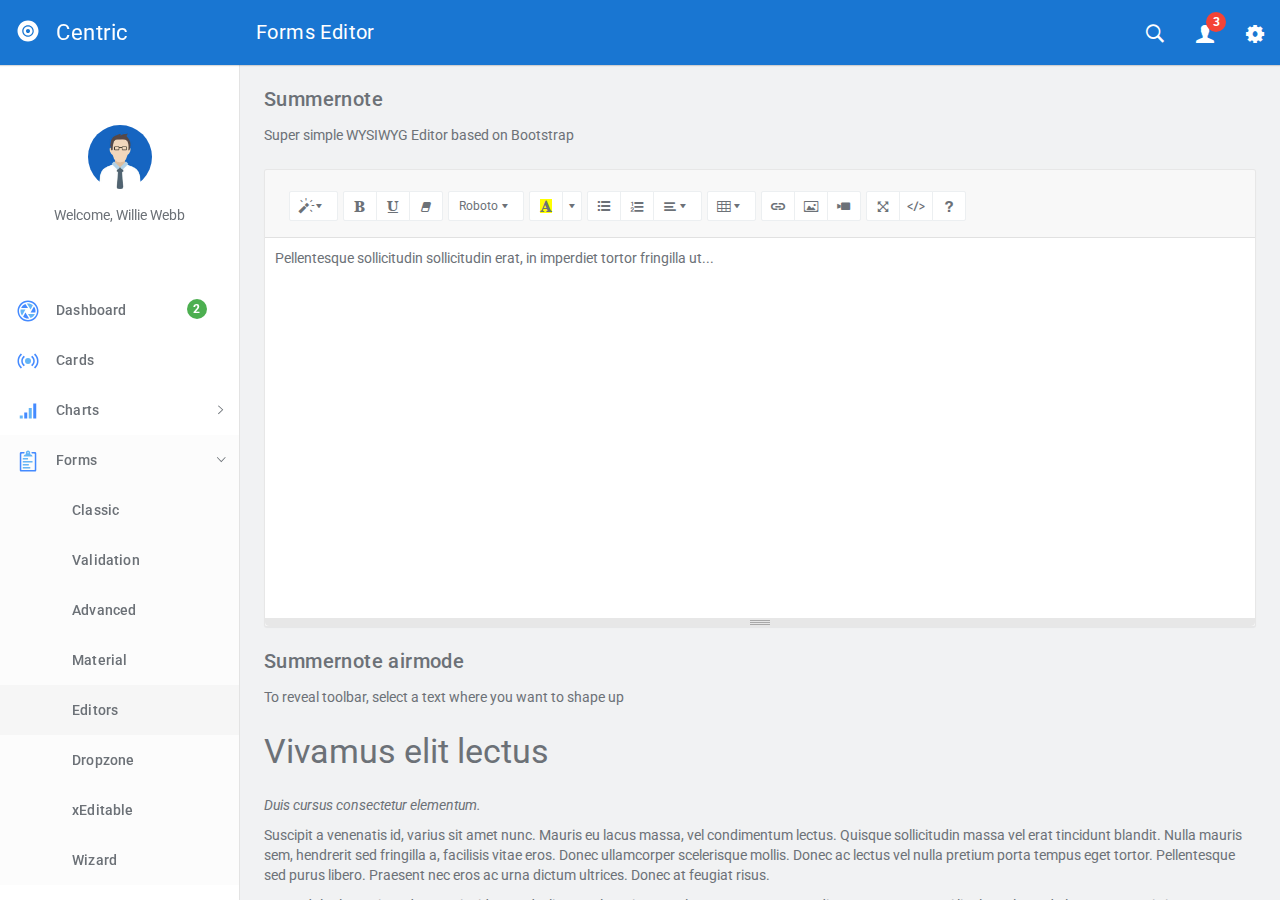
<file: src/editor.html>
<!DOCTYPE html>
<html lang="en">
  <head>
    <meta charset="utf-8">
    <meta name="viewport" content="width=device-width, initial-scale=1, maximum-scale=1">
    <meta name="description" content="Bootstrap Admin Template">
    <meta name="keywords" content="app, responsive, jquery, bootstrap, dashboard, admin">
    <title>Centric - Bootstrap Admin Template</title>
    <!-- Vendor styles-->
    <!-- build:css(../app) css/vendor.css-->
    <!-- Animate.CSS-->
    <link rel="stylesheet" href="assets/vendor/animate.css/animate.css">
    <!-- Bootstrap-->
    <link rel="stylesheet" href="assets/vendor/bootstrap/dist/css/bootstrap.min.css">
    <!-- Ionicons-->
    <link rel="stylesheet" href="assets/vendor/ionicons/css/ionicons.css">
    <!-- Bluimp Gallery-->
    <link rel="stylesheet" href="assets/vendor/blueimp-gallery/css/blueimp-gallery.css">
    <link rel="stylesheet" href="assets/vendor/blueimp-gallery/css/blueimp-gallery-indicator.css">
    <link rel="stylesheet" href="assets/vendor/blueimp-gallery/css/blueimp-gallery-video.css">
    <!-- Datepicker-->
    <link rel="stylesheet" href="assets/vendor/bootstrap-datepicker/dist/css/bootstrap-datepicker3.css">
    <!-- Rickshaw-->
    <link rel="stylesheet" href="assets/vendor/rickshaw/rickshaw.css">
    <!-- Select2-->
    <link rel="stylesheet" href="assets/vendor/select2/dist/css/select2.css">
    <!-- Clockpicker-->
    <link rel="stylesheet" href="assets/vendor/clockpicker/dist/bootstrap-clockpicker.css">
    <!-- Range Slider-->
    <link rel="stylesheet" href="assets/vendor/nouislider/distribute/nouislider.min.css">
    <!-- ColorPicker-->
    <link rel="stylesheet" href="assets/vendor/mjolnic-bootstrap-colorpicker/dist/css/bootstrap-colorpicker.css">
    <!-- Summernote-->
    <link rel="stylesheet" href="assets/vendor/summernote/dist/summernote.css">
    <!-- Dropzone-->
    <link rel="stylesheet" href="assets/vendor/dropzone/dist/basic.css">
    <link rel="stylesheet" href="assets/vendor/dropzone/dist/dropzone.css">
    <!-- Xeditable-->
    <link rel="stylesheet" href="assets/vendor/x-editable/dist/bootstrap3-editable/css/bootstrap-editable.css">
    <!-- Bootgrid-->
    <link rel="stylesheet" href="assets/vendor/jquery.bootgrid/dist/jquery.bootgrid.css">
    <!-- Datatables-->
    <link rel="stylesheet" href="assets/vendor/datatables/media/css/jquery.dataTables.css">
    <!-- Sweet Alert-->
    <link rel="stylesheet" href="assets/vendor/sweetalert/dist/sweetalert.css">
    <!-- Loaders.CSS-->
    <link rel="stylesheet" href="assets/vendor/loaders.css/loaders.css">
    <!-- Material Floating Button-->
    <link rel="stylesheet" href="assets/vendor/ng-material-floating-button/mfb/dist/mfb.css">
    <!-- Material Colors-->
    <link rel="stylesheet" href="assets/vendor/material-colors/dist/colors.css">
    <!-- endbuild-->
    <!-- Application styles-->
    <link rel="stylesheet" href="assets/css/app.css">
  </head>
  <body class="theme-1">
    <div class="layout-container">
      <!-- top navbar-->
      <header class="header-container">
        <nav>
          <ul class="visible-xs visible-sm">
            <li><a id="sidebar-toggler" href="#" class="menu-link menu-link-slide"><span><em></em></span></a></li>
          </ul>
          <ul class="hidden-xs">
            <li><a id="offcanvas-toggler" href="#" class="menu-link menu-link-slide"><span><em></em></span></a></li>
          </ul>
          <h2 class="header-title">Forms Editor</h2>
          <ul class="pull-right">
            <li><a id="header-search" href="#" class="ripple"><em class="ion-ios-search-strong"></em></a></li>
            <li class="dropdown"><a href="#" data-toggle="dropdown" class="dropdown-toggle has-badge ripple"><em class="ion-person"></em><sup class="badge bg-danger">3</sup></a>
              <ul class="dropdown-menu dropdown-menu-right md-dropdown-menu">
                <li><a href="profile.html"><em class="ion-home icon-fw"></em>Profile</a></li>
                <li><a href="messages.html"><em class="ion-gear-a icon-fw"></em>Messages</a></li>
                <li role="presentation" class="divider"></li>
                <li><a href="user.login.html"><em class="ion-log-out icon-fw"></em>Logout</a></li>
              </ul>
            </li>
            <li><a id="header-settings" href="#" class="ripple"><em class="ion-gear-b"></em></a></li>
          </ul>
        </nav>
      </header>
      <!-- sidebar-->
      <aside class="sidebar-container">
        <div class="sidebar-header">
          <div class="pull-right pt-lg text-muted hidden"><em class="ion-close-round"></em></div><a href="#" class="sidebar-header-logo"><img src="assets/img/logo.png" data-svg-replace="assets/img/logo.svg" alt="Logo"><span class="sidebar-header-logo-text">Centric</span></a>
        </div>
        <div class="sidebar-content">
          <div class="sidebar-toolbar text-center"><a href=""><img src="assets/img/user/01.jpg" alt="Profile" class="img-circle thumb64"></a>
            <div class="mt">Welcome, Willie Webb</div>
          </div>
          <nav class="sidebar-nav">
            <ul>
              <li><a href="dashboard.html" class="ripple"><span class="pull-right nav-label"><span class="badge bg-success">2</span></span><span class="nav-icon"><img src="" data-svg-replace="assets/img/icons/aperture.svg" alt="MenuItem" class="hidden"></span><span>Dashboard</span></a></li>
              <li><a href="cards.html" class="ripple"><span class="pull-right nav-label"></span><span class="nav-icon"><img src="" data-svg-replace="assets/img/icons/radio-waves.svg" alt="MenuItem" class="hidden"></span><span>Cards</span></a></li>
              <li><a href="#" class="ripple"><span class="pull-right nav-caret"><em class="ion-ios-arrow-right"></em></span><span class="pull-right nav-label"></span><span class="nav-icon"><img src="" data-svg-replace="assets/img/icons/connection-bars.svg" alt="MenuItem" class="hidden"></span><span>Charts</span></a>
                <ul class="sidebar-subnav">
                  <li><a href="flot.html" class="ripple"><span class="pull-right nav-label"></span><span>Flot</span></a></li>
                  <li><a href="radial.html" class="ripple"><span class="pull-right nav-label"></span><span>Radial</span></a></li>
                  <li><a href="rickshaw.html" class="ripple"><span class="pull-right nav-label"></span><span>Rickshaw</span></a></li>
                </ul>
              </li>
              <li><a href="#" class="ripple"><span class="pull-right nav-caret"><em class="ion-ios-arrow-right"></em></span><span class="pull-right nav-label"></span><span class="nav-icon"><img src="" data-svg-replace="assets/img/icons/clipboard.svg" alt="MenuItem" class="hidden"></span><span>Forms</span></a>
                <ul class="sidebar-subnav">
                  <li><a href="forms.classic.html" class="ripple"><span class="pull-right nav-label"></span><span>Classic</span></a></li>
                  <li><a href="validation.html" class="ripple"><span class="pull-right nav-label"></span><span>Validation</span></a></li>
                  <li><a href="forms.advanced.html" class="ripple"><span class="pull-right nav-label"></span><span>Advanced</span></a></li>
                  <li><a href="material.html" class="ripple"><span class="pull-right nav-label"></span><span>Material</span></a></li>
                  <li><a href="editor.html" class="ripple"><span class="pull-right nav-label"></span><span>Editors</span></a></li>
                  <li><a href="dropzone.html" class="ripple"><span class="pull-right nav-label"></span><span>Dropzone</span></a></li>
                  <li><a href="xeditable.html" class="ripple"><span class="pull-right nav-label"></span><span>xEditable</span></a></li>
                  <li><a href="wizard.html" class="ripple"><span class="pull-right nav-label"></span><span>Wizard</span></a></li>
                </ul>
              </li>
              <li><a href="#" class="ripple"><span class="pull-right nav-caret"><em class="ion-ios-arrow-right"></em></span><span class="pull-right nav-label"></span><span class="nav-icon"><img src="" data-svg-replace="assets/img/icons/navicon.svg" alt="MenuItem" class="hidden"></span><span>Tables</span></a>
                <ul id="tables" class="sidebar-subnav">
                  <li><a href="tables.classic.html" class="ripple"><span class="pull-right nav-label"></span><span>Classic</span></a></li>
                  <li><a href="datatable.html" class="ripple"><span class="pull-right nav-label"></span><span>Datatable</span></a></li>
                  <li><a href="bootgrid.html" class="ripple"><span class="pull-right nav-label"></span><span>Bootgrid</span></a></li>
                </ul>
              </li>
              <li><a href="#" class="ripple"><span class="pull-right nav-caret"><em class="ion-ios-arrow-right"></em></span><span class="pull-right nav-label"></span><span class="nav-icon"><img src="" data-svg-replace="assets/img/icons/grid.svg" alt="MenuItem" class="hidden"></span><span>Layouts</span></a>
                <ul id="layouts" class="sidebar-subnav">
                  <li><a href="layouts.columns.html" class="ripple"><span class="pull-right nav-label"></span><span>Columns</span></a></li>
                  <li><a href="layouts.overlap.html" class="ripple"><span class="pull-right nav-label"></span><span>Overlap</span></a></li>
                  <li><a href="layouts.boxed.html" class="ripple"><span class="pull-right nav-label"></span><span>Boxed</span></a></li>
                  <li><a href="layouts.tabs.html" class="ripple"><span class="pull-right nav-label"></span><span>Tabs</span></a></li>
                  <li><a href="layouts.containers.html" class="ripple"><span class="pull-right nav-label"></span><span>Containers</span></a></li>
                </ul>
              </li>
              <li><a href="#" class="ripple"><span class="pull-right nav-caret"><em class="ion-ios-arrow-right"></em></span><span class="pull-right nav-label"></span><span class="nav-icon"><img src="" data-svg-replace="assets/img/icons/levels.svg" alt="MenuItem" class="hidden"></span><span>Elements</span></a>
                <ul id="elements" class="sidebar-subnav">
                  <li><a href="colors.html" class="ripple"><span class="pull-right nav-label"></span><span>Colors</span></a></li>
                  <li><a href="whiteframes.html" class="ripple"><span class="pull-right nav-label"></span><span>Whiteframes</span></a></li>
                  <li><a href="lists.html" class="ripple"><span class="pull-right nav-label"></span><span>Lists</span></a></li>
                  <li><a href="bootstrapui.html" class="ripple"><span class="pull-right nav-label"></span><span>Bootstrap</span></a></li>
                  <li><a href="buttons.html" class="ripple"><span class="pull-right nav-label"></span><span>Buttons</span></a></li>
                  <li><a href="sweetalert.html"><span class="pull-right nav-label"></span><span>Sweet-alert</span></a></li>
                  <li><a href="spinners.html" class="ripple"><span class="pull-right nav-label"></span><span>Spinners</span></a></li>
                  <li><a href="nestable.html" class="ripple"><span class="pull-right nav-label"></span><span>Nestable</span></a></li>
                  <li><a href="grid.html" class="ripple"><span class="pull-right nav-label"></span><span>Grid</span></a></li>
                  <li><a href="grid-masonry.html" class="ripple"><span class="pull-right nav-label"></span><span>Grid Masonry</span></a></li>
                  <li><a href="typography.html" class="ripple"><span class="pull-right nav-label"></span><span>Typography</span></a></li>
                  <li><a href="icons.html" class="ripple"><span class="pull-right nav-label"></span><span>Icons</span></a></li>
                  <li><a href="utilities.html" class="ripple"><span class="pull-right nav-label"></span><span>Utilities</span></a></li>
                </ul>
              </li>
              <li><a href="#" class="ripple"><span class="pull-right nav-caret"><em class="ion-ios-arrow-right"></em></span><span class="pull-right nav-label"></span><span class="nav-icon"><img src="" data-svg-replace="assets/img/icons/planet.svg" alt="MenuItem" class="hidden"></span><span>Maps</span></a>
                <ul id="maps" class="sidebar-subnav">
                  <li><a href="google-map-full.html" class="ripple"><span class="pull-right nav-label"></span><span>Google Maps Full</span></a></li>
                  <li><a href="google-map.html" class="ripple"><span class="pull-right nav-label"></span><span>Google Maps</span></a></li>
                  <li><a href="vector-map.html" class="ripple"><span class="pull-right nav-label"></span><span>Vector Maps</span></a></li>
                  <li><a href="datamaps.html" class="ripple"><span class="pull-right nav-label"></span><span>Datamaps</span></a></li>
                </ul>
              </li>
              <li><a href="#" class="ripple"><span class="pull-right nav-caret"><em class="ion-ios-arrow-right"></em></span><span class="pull-right nav-label"></span><span class="nav-icon"><img src="" data-svg-replace="assets/img/icons/ios-browsers.svg" alt="MenuItem" class="hidden"></span><span>Pages</span></a>
                <ul id="pages" class="sidebar-subnav">
                  <li><a href="timeline.html" class="ripple"><span class="pull-right nav-label"></span><span>Timeline</span></a></li>
                  <li><a href="invoice.html" class="ripple"><span class="pull-right nav-label"></span><span>Invoice</span></a></li>
                  <li><a href="pricing.html" class="ripple"><span class="pull-right nav-label"></span><span>Pricing</span></a></li>
                  <li><a href="contacts.html" class="ripple"><span class="pull-right nav-label"></span><span>Contacts</span></a></li>
                  <li><a href="faq.html" class="ripple"><span class="pull-right nav-label"></span><span>FAQ</span></a></li>
                  <li><a href="projects.html" class="ripple"><span class="pull-right nav-label"></span><span>Projects</span></a></li>
                  <li><a href="blog.html" class="ripple"><span class="pull-right nav-label"></span><span>Blog</span></a></li>
                  <li><a href="blog.article.html" class="ripple"><span class="pull-right nav-label"></span><span>Article</span></a></li>
                  <li><a href="profile.html" class="ripple"><span class="pull-right nav-label"></span><span>Profile</span></a></li>
                  <li><a href="gallery.html" class="ripple"><span class="pull-right nav-label"></span><span>Gallery</span></a></li>
                  <li><a href="wall.html" class="ripple"><span class="pull-right nav-label"></span><span>Wall</span></a></li>
                  <li><a href="search.html" class="ripple"><span class="pull-right nav-label"></span><span>Search</span></a></li>
                  <li><a href="messages.html" class="ripple"><span class="pull-right nav-label"></span><span>Messages Board</span></a></li>
                </ul>
              </li>
              <li><a href="#" class="ripple"><span class="pull-right nav-caret"><em class="ion-ios-arrow-right"></em></span><span class="pull-right nav-label"></span><span class="nav-icon"><img src="" data-svg-replace="assets/img/icons/person-stalker.svg" alt="MenuItem" class="hidden"></span><span>User</span></a>
                <ul id="user" class="sidebar-subnav">
                  <li><a href="login.html" class="ripple"><span class="pull-right nav-label"></span><span>Login</span></a></li>
                  <li><a href="signup.html" class="ripple"><span class="pull-right nav-label"></span><span>Signup</span></a></li>
                  <li><a href="lock.html" class="ripple"><span class="pull-right nav-label"></span><span>Lock</span></a></li>
                  <li><a href="recover.html" class="ripple"><span class="pull-right nav-label"></span><span>Recover</span></a></li>
                </ul>
              </li>
              <li><a href="../../angularjs/" class="ripple"><span class="nav-icon"><em class="ion-android-open"></em></span><span>AngularJS</span></a></li>
            </ul>
          </nav>
        </div>
      </aside>
      <div class="sidebar-layout-obfuscator"></div>
      <!-- Main section-->
      <main class="main-container">
        <!-- Page content-->
        <section>
          <div class="container-fluid">
            <h5 class="mt0">Summernote</h5>
            <p class="mb-lg">Super simple WYSIWYG Editor based on Bootstrap</p>
            <div class="summernote">Pellentesque sollicitudin sollicitudin erat, in imperdiet tortor fringilla ut...</div>
            <h5>Summernote airmode</h5>
            <p class="mb-lg">To reveal toolbar, select a text where you want to shape up</p>
            <div contenteditable="true" class="summernote-air well reader-block">
              <h3>Vivamus elit lectus</h3>
              <p><i>Duis cursus consectetur elementum.</i></p>
              <p>Suscipit a venenatis id, varius sit amet nunc. Mauris eu lacus massa, vel condimentum lectus. Quisque sollicitudin massa vel erat tincidunt blandit. Nulla mauris sem, hendrerit sed fringilla a, facilisis vitae eros. Donec ullamcorper scelerisque mollis. Donec ac lectus vel nulla pretium porta tempus eget tortor. Pellentesque sed purus libero. Praesent nec eros ac urna dictum ultrices. Donec at feugiat risus.</p>
              <p>Fusce dolor lacus, interdum eu tincidunt sed, aliquet vel turpis. Nunc luctus, quam non condimentum ornare, orci ligula malesuada lacus, nec sagittis neque augue vel nunc. Quisque congue egestas cursus. Integer lorem metus, rutrum non rhoncus sed, fringilla interdum urna. Curabitur gravida, ante ac imperdiet accumsan, quam nibh porttitor mauris, non luctus sem lectus porta augue. Nunc eget augue mi.</p><br>
              <p>Aliquam eget dui tellus.</p>
            </div>
          </div>
        </section>
        <!-- Page footer-->
        <footer><span>2017 - Centric app.</span></footer>
      </main>
    </div>
    <!-- Search template-->
    <div tabindex="-1" role="dialog" class="modal modal-top fade modal-search">
      <div class="modal-dialog">
        <div class="modal-content">
          <div class="modal-body">
            <div class="pull-left">
              <button type="button" data-dismiss="modal" class="btn btn-flat"><em class="ion-arrow-left-c icon-24"></em></button>
            </div>
            <div class="pull-right">
              <button type="button" class="btn btn-flat"><em class="ion-android-microphone icon-24"></em></button>
            </div>
            <form action="#" class="oh">
              <div class="mda-form-control pt0">
                <input type="text" placeholder="Search.." data-localize="header.SEARCH" class="form-control header-input-search">
                <div class="mda-form-control-line"></div>
              </div>
            </form>
          </div>
        </div>
      </div>
    </div>
    <!-- End Search template-->
    <!-- Settings template-->
    <div tabindex="-1" role="dialog" class="modal-settings modal modal-right fade">
      <div class="modal-dialog modal-lg">
        <div class="modal-content">
          <div class="modal-header">
            <div data-dismiss="modal" class="pull-right clickable"><em class="ion-close-round text-soft"></em></div>
            <h4 class="modal-title"><span>Settings</span></h4>
          </div>
          <div class="modal-body">
            <div class="clearfix mb">
              <div class="pull-left wd-tiny mb">
                <div class="setting-color">
                  <label class="preview-theme-1">
                    <input type="radio" checked="checked" name="setting-theme" value="0"><span class="ion-checkmark-round"></span>
                    <div class="t-grid">
                      <div class="t-row">
                        <div class="t-col preview-header"></div>
                        <div class="t-col preview-sidebar"></div>
                        <div class="t-col preview-content"></div>
                      </div>
                    </div>
                  </label>
                </div>
              </div>
              <div class="pull-left wd-tiny mb">
                <div class="setting-color">
                  <label class="preview-theme-2">
                    <input type="radio" name="setting-theme" value="1"><span class="ion-checkmark-round"></span>
                    <div class="t-grid">
                      <div class="t-row">
                        <div class="t-col preview-header"></div>
                        <div class="t-col preview-sidebar"></div>
                        <div class="t-col preview-content"></div>
                      </div>
                    </div>
                  </label>
                </div>
              </div>
              <div class="pull-left wd-tiny mb">
                <div class="setting-color">
                  <label class="preview-theme-3">
                    <input type="radio" name="setting-theme" value="2"><span class="ion-checkmark-round"></span>
                    <div class="t-grid">
                      <div class="t-row">
                        <div class="t-col preview-header"></div>
                        <div class="t-col preview-sidebar"></div>
                        <div class="t-col preview-content"></div>
                      </div>
                    </div>
                  </label>
                </div>
              </div>
              <div class="pull-left wd-tiny mb">
                <div class="setting-color">
                  <label class="preview-theme-4">
                    <input type="radio" name="setting-theme" value="3"><span class="ion-checkmark-round"></span>
                    <div class="t-grid">
                      <div class="t-row">
                        <div class="t-col preview-header"></div>
                        <div class="t-col preview-sidebar"></div>
                        <div class="t-col preview-content"></div>
                      </div>
                    </div>
                  </label>
                </div>
              </div>
              <div class="pull-left wd-tiny mb">
                <div class="setting-color">
                  <label class="preview-theme-5">
                    <input type="radio" name="setting-theme" value="4"><span class="ion-checkmark-round"></span>
                    <div class="t-grid">
                      <div class="t-row">
                        <div class="t-col preview-header"></div>
                        <div class="t-col preview-sidebar"></div>
                        <div class="t-col preview-content"></div>
                      </div>
                    </div>
                  </label>
                </div>
              </div>
              <div class="pull-left wd-tiny mb">
                <div class="setting-color">
                  <label class="preview-theme-6">
                    <input type="radio" name="setting-theme" value="5"><span class="ion-checkmark-round"></span>
                    <div class="t-grid">
                      <div class="t-row">
                        <div class="t-col preview-header"></div>
                        <div class="t-col preview-sidebar"></div>
                        <div class="t-col preview-content"></div>
                      </div>
                    </div>
                  </label>
                </div>
              </div>
              <div class="pull-left wd-tiny mb">
                <div class="setting-color">
                  <label class="preview-theme-7">
                    <input type="radio" name="setting-theme" value="6"><span class="ion-checkmark-round"></span>
                    <div class="t-grid">
                      <div class="t-row">
                        <div class="t-col preview-header"></div>
                        <div class="t-col preview-sidebar"></div>
                        <div class="t-col preview-content"></div>
                      </div>
                    </div>
                  </label>
                </div>
              </div>
              <div class="pull-left wd-tiny mb">
                <div class="setting-color">
                  <label class="preview-theme-8">
                    <input type="radio" name="setting-theme" value="7"><span class="ion-checkmark-round"></span>
                    <div class="t-grid">
                      <div class="t-row">
                        <div class="t-col preview-header"></div>
                        <div class="t-col preview-sidebar"></div>
                        <div class="t-col preview-content"></div>
                      </div>
                    </div>
                  </label>
                </div>
              </div>
              <div class="pull-left wd-tiny mb">
                <div class="setting-color">
                  <label class="preview-theme-9">
                    <input type="radio" name="setting-theme" value="8"><span class="ion-checkmark-round"></span>
                    <div class="t-grid">
                      <div class="t-row">
                        <div class="t-col preview-header"></div>
                        <div class="t-col preview-sidebar"></div>
                        <div class="t-col preview-content"></div>
                      </div>
                    </div>
                  </label>
                </div>
              </div>
            </div>
            <hr>
            <p>
              <label class="mda-checkbox">
                <input id="sidebar-showheader" type="checkbox" checked=""><em class="bg-indigo-500"></em>Sidebar header
              </label>
            </p>
            <p>
              <label class="mda-checkbox">
                <input id="sidebar-showtoolbar" type="checkbox" checked=""><em class="bg-indigo-500"></em>Sidebar toolbar
              </label>
            </p>
            <p>
              <label class="mda-checkbox">
                <input id="sidebar-offcanvas" type="checkbox"><em class="bg-indigo-500"></em>Sidebar offcanvas
              </label>
            </p>
            <hr>
            <p>Navigation icon</p>
            <p>
              <label class="mda-radio">
                <input type="radio" name="headerMenulink" value="menu-link-close"><em class="bg-indigo-500"></em>Close icon
              </label>
            </p>
            <p>
              <label class="mda-radio">
                <input type="radio" checked="" name="headerMenulink" value="menu-link-slide"><em class="bg-indigo-500"></em>Slide arrow
              </label>
            </p>
            <p>
              <label class="mda-radio">
                <input type="radio" name="headerMenulink" value="menu-link-arrow"><em class="bg-indigo-500"></em>Big arrow
              </label>
            </p>
            <hr>
            <button type="button" data-toggle-fullscreen="" class="btn btn-default btn-raised">Toggle fullscreen</button>
            <hr>
            <p>Change language</p>
            <!-- START Language list-->
            <div class="btn-group">
              <button type="button" data-toggle="dropdown" class="btn btn-default btn-block btn-raised">English</button>
              <ul role="menu" class="dropdown-menu dropdown-menu-right animated fadeInUpShort">
                <li><a href="#" data-set-lang="en">English</a></li>
                <li><a href="#" data-set-lang="es">Spanish</a></li>
              </ul>
            </div>
            <!-- END Language list-->
          </div>
        </div>
      </div>
    </div>
    <!-- End Settings template-->
    <!-- Google Maps API-->
    <script type="text/javascript" src="http://maps.google.com/maps/api/js?key=AIzaSyD_MleSHludEfiKUi1CCyumkv74Pm4u8Is"></script>
    <!-- build:js(../app) js/vendor.js-->
    <!-- Modernizr-->
    <script src="assets/vendor/modernizr/modernizr.custom.js"></script>
    <!-- jQuery-->
    <script src="assets/vendor/jquery/dist/jquery.js"></script>
    <!-- Bootstrap-->
    <script src="assets/vendor/bootstrap/dist/js/bootstrap.js"></script>
    <!-- jQuery Browser-->
    <script src="assets/vendor/jquery.browser/dist/jquery.browser.js"></script>
    <!-- Material Colors-->
    <script src="assets/vendor/material-colors/dist/colors.js"></script>
    <!-- Bootstrap Filestyle-->
    <script src="assets/vendor/bootstrap-filestyle/src/bootstrap-filestyle.js"></script>
    <!-- Flot charts-->
    <script src="assets/vendor/flot/jquery.flot.js"></script>
    <script src="assets/vendor/flot/jquery.flot.categories.js"></script>
    <script src="assets/vendor/flot-spline/js/jquery.flot.spline.js"></script>
    <script src="assets/vendor/flot.tooltip/js/jquery.flot.tooltip.js"></script>
    <script src="assets/vendor/flot/jquery.flot.resize.js"></script>
    <script src="assets/vendor/flot/jquery.flot.pie.js"></script>
    <script src="assets/vendor/flot/jquery.flot.time.js"></script>
    <script src="assets/vendor/sidebysideimproved/jquery.flot.orderBars.js"></script>
    <!-- jVector Maps-->
    <script src="assets/vendor/ika.jvectormap/jquery-jvectormap-1.2.2.min.js"></script>
    <script src="assets/vendor/ika.jvectormap/jquery-jvectormap-us-mill-en.js"></script>
    <script src="assets/vendor/ika.jvectormap/jquery-jvectormap-world-mill-en.js"></script>
    <!-- Easypie Charts-->
    <script src="assets/vendor/jquery.easy-pie-chart/dist/jquery.easypiechart.js"></script>
    <!-- Screenfull-->
    <script src="assets/vendor/screenfull/dist/screenfull.js"></script>
    <!-- Sparkline-->
    <script src="assets/vendor/sparkline/index.js"></script>
    <!-- Datepicker-->
    <script src="assets/vendor/bootstrap-datepicker/js/bootstrap-datepicker.js"></script>
    <!-- jQuery Knob charts-->
    <script src="assets/vendor/jquery-knob/js/jquery.knob.js"></script>
    <!-- Rickshaw-->
    <script src="assets/vendor/d3/d3.js"></script>
    <script src="assets/vendor/rickshaw/rickshaw.js"></script>
    <!-- jQuery Form Validation-->
    <script src="assets/vendor/jquery-validation/dist/jquery.validate.js"></script>
    <script src="assets/vendor/jquery-validation/dist/additional-methods.js"></script>
    <!-- JQUERY STEPS-->
    <script src="assets/vendor/jquery.steps/build/jquery.steps.js"></script>
    <!-- Select2-->
    <script src="assets/vendor/select2/dist/js/select2.js"></script>
    <!-- Clockpicker-->
    <script src="assets/vendor/clockpicker/dist/bootstrap-clockpicker.js"></script>
    <!-- Range Slider-->
    <script src="assets/vendor/nouislider/distribute/nouislider.js"></script>
    <!-- ColorPicker-->
    <script src="assets/vendor/mjolnic-bootstrap-colorpicker/dist/js/bootstrap-colorpicker.js"></script>
    <!-- Summernote-->
    <script src="assets/vendor/summernote/dist/summernote.js"></script>
    <!-- Dropzone-->
    <script src="assets/vendor/dropzone/dist/dropzone.js"></script>
    <!-- Xeditable-->
    <script src="assets/vendor/x-editable/dist/bootstrap3-editable/js/bootstrap-editable.js"></script>
    <!-- Momentjs-->
    <script src="assets/vendor/moment/min/moment-with-locales.js"></script>
    <!-- Google Maps-->
    <script src="assets/vendor/gmaps/gmaps.js"></script>
    <!-- Bootgrid-->
    <script src="assets/vendor/jquery.bootgrid/dist/jquery.bootgrid.js"></script>
    <script src="assets/vendor/jquery.bootgrid/dist/jquery.bootgrid.fa.js"></script>
    <!-- Datatables-->
    <script src="assets/vendor/datatables/media/js/jquery.dataTables.js"></script>
    <!-- Nestable-->
    <script src="assets/vendor/nestable/jquery.nestable.js"></script>
    <!-- Sweet Alert-->
    <script src="assets/vendor/sweetalert/dist/sweetalert-dev.js"></script>
    <!-- Masonry-->
    <script src="assets/vendor/masonry/dist/masonry.pkgd.js"></script>
    <!-- Images Loaded-->
    <script src="assets/vendor/imagesloaded/imagesloaded.pkgd.js"></script>
    <!-- Loaders.CSS-->
    <script src="assets/vendor/loaders.css/loaders.css.js"></script>
    <!-- jQuery Localize-->
    <script src="assets/vendor/jquery-localize-i18n/dist/jquery.localize.js"></script>
    <!-- Blueimp Gallery-->
    <script src="assets/vendor/blueimp-gallery/js/blueimp-helper.js"></script>
    <script src="assets/vendor/blueimp-gallery/js/blueimp-gallery.js"></script>
    <script src="assets/vendor/blueimp-gallery/js/blueimp-gallery-fullscreen.js"></script>
    <script src="assets/vendor/blueimp-gallery/js/blueimp-gallery-indicator.js"></script>
    <script src="assets/vendor/blueimp-gallery/js/blueimp-gallery-video.js"></script>
    <script src="assets/vendor/blueimp-gallery/js/blueimp-gallery-vimeo.js"></script>
    <script src="assets/vendor/blueimp-gallery/js/blueimp-gallery-youtube.js"></script>
    <script src="assets/vendor/blueimp-gallery/js/jquery.blueimp-gallery.js"></script>
    <!-- Datamaps-->
    <script src="assets/vendor/topojson/topojson.min.js"></script>
    <script src="assets/vendor/datamaps/dist/datamaps.all.js"></script>
    <!-- endbuild-->
    <!-- App script-->
    <script src="assets/js/app.js"></script>
  </body>
</html>
</file>
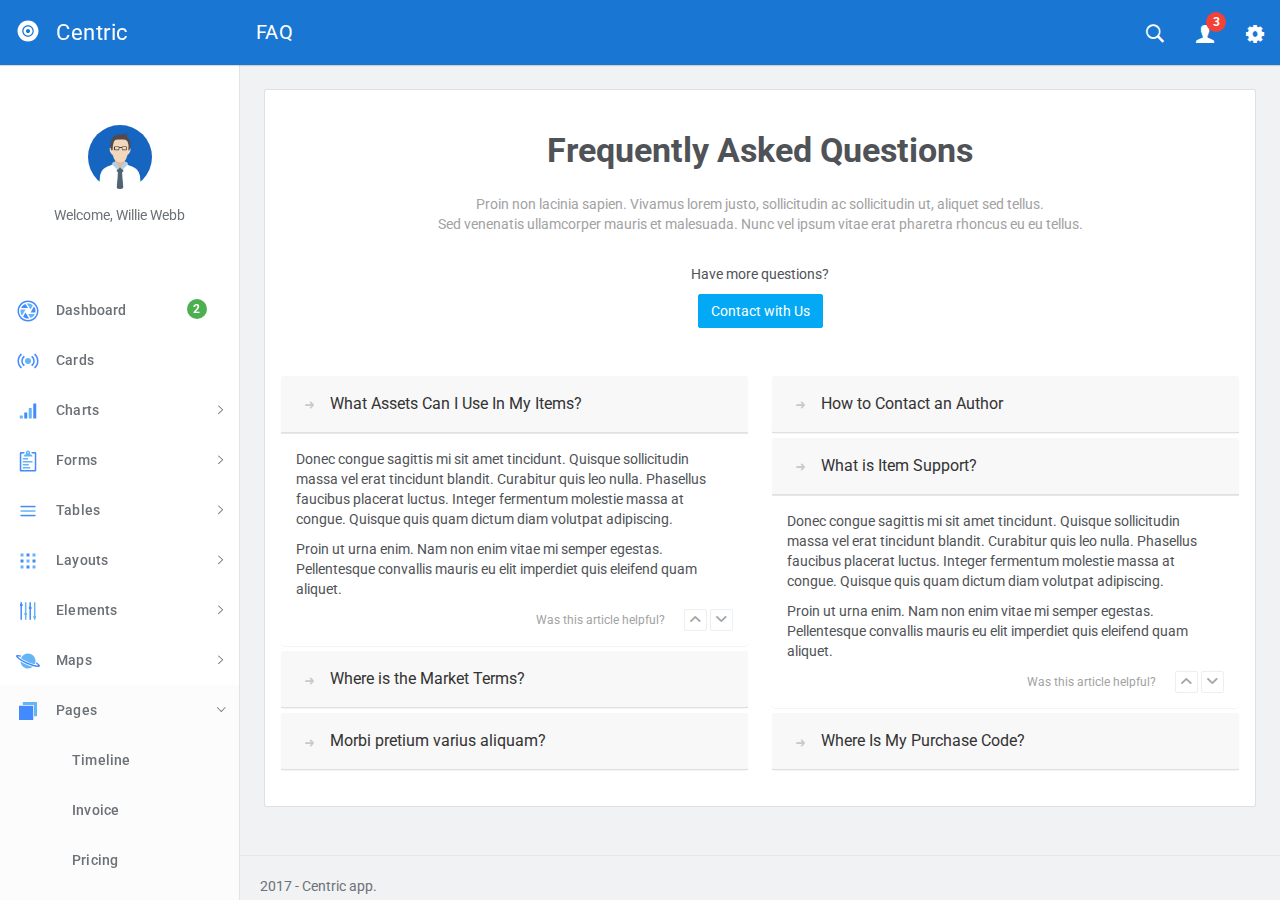
<file: src/faq.html>
<!DOCTYPE html>
<html lang="en">
  <head>
    <meta charset="utf-8">
    <meta name="viewport" content="width=device-width, initial-scale=1, maximum-scale=1">
    <meta name="description" content="Bootstrap Admin Template">
    <meta name="keywords" content="app, responsive, jquery, bootstrap, dashboard, admin">
    <title>Centric - Bootstrap Admin Template</title>
    <!-- Vendor styles-->
    <!-- build:css(../app) css/vendor.css-->
    <!-- Animate.CSS-->
    <link rel="stylesheet" href="assets/vendor/animate.css/animate.css">
    <!-- Bootstrap-->
    <link rel="stylesheet" href="assets/vendor/bootstrap/dist/css/bootstrap.min.css">
    <!-- Ionicons-->
    <link rel="stylesheet" href="assets/vendor/ionicons/css/ionicons.css">
    <!-- Bluimp Gallery-->
    <link rel="stylesheet" href="assets/vendor/blueimp-gallery/css/blueimp-gallery.css">
    <link rel="stylesheet" href="assets/vendor/blueimp-gallery/css/blueimp-gallery-indicator.css">
    <link rel="stylesheet" href="assets/vendor/blueimp-gallery/css/blueimp-gallery-video.css">
    <!-- Datepicker-->
    <link rel="stylesheet" href="assets/vendor/bootstrap-datepicker/dist/css/bootstrap-datepicker3.css">
    <!-- Rickshaw-->
    <link rel="stylesheet" href="assets/vendor/rickshaw/rickshaw.css">
    <!-- Select2-->
    <link rel="stylesheet" href="assets/vendor/select2/dist/css/select2.css">
    <!-- Clockpicker-->
    <link rel="stylesheet" href="assets/vendor/clockpicker/dist/bootstrap-clockpicker.css">
    <!-- Range Slider-->
    <link rel="stylesheet" href="assets/vendor/nouislider/distribute/nouislider.min.css">
    <!-- ColorPicker-->
    <link rel="stylesheet" href="assets/vendor/mjolnic-bootstrap-colorpicker/dist/css/bootstrap-colorpicker.css">
    <!-- Summernote-->
    <link rel="stylesheet" href="assets/vendor/summernote/dist/summernote.css">
    <!-- Dropzone-->
    <link rel="stylesheet" href="assets/vendor/dropzone/dist/basic.css">
    <link rel="stylesheet" href="assets/vendor/dropzone/dist/dropzone.css">
    <!-- Xeditable-->
    <link rel="stylesheet" href="assets/vendor/x-editable/dist/bootstrap3-editable/css/bootstrap-editable.css">
    <!-- Bootgrid-->
    <link rel="stylesheet" href="assets/vendor/jquery.bootgrid/dist/jquery.bootgrid.css">
    <!-- Datatables-->
    <link rel="stylesheet" href="assets/vendor/datatables/media/css/jquery.dataTables.css">
    <!-- Sweet Alert-->
    <link rel="stylesheet" href="assets/vendor/sweetalert/dist/sweetalert.css">
    <!-- Loaders.CSS-->
    <link rel="stylesheet" href="assets/vendor/loaders.css/loaders.css">
    <!-- Material Floating Button-->
    <link rel="stylesheet" href="assets/vendor/ng-material-floating-button/mfb/dist/mfb.css">
    <!-- Material Colors-->
    <link rel="stylesheet" href="assets/vendor/material-colors/dist/colors.css">
    <!-- endbuild-->
    <!-- Application styles-->
    <link rel="stylesheet" href="assets/css/app.css">
  </head>
  <body class="theme-1">
    <div class="layout-container">
      <!-- top navbar-->
      <header class="header-container">
        <nav>
          <ul class="visible-xs visible-sm">
            <li><a id="sidebar-toggler" href="#" class="menu-link menu-link-slide"><span><em></em></span></a></li>
          </ul>
          <ul class="hidden-xs">
            <li><a id="offcanvas-toggler" href="#" class="menu-link menu-link-slide"><span><em></em></span></a></li>
          </ul>
          <h2 class="header-title">FAQ</h2>
          <ul class="pull-right">
            <li><a id="header-search" href="#" class="ripple"><em class="ion-ios-search-strong"></em></a></li>
            <li class="dropdown"><a href="#" data-toggle="dropdown" class="dropdown-toggle has-badge ripple"><em class="ion-person"></em><sup class="badge bg-danger">3</sup></a>
              <ul class="dropdown-menu dropdown-menu-right md-dropdown-menu">
                <li><a href="profile.html"><em class="ion-home icon-fw"></em>Profile</a></li>
                <li><a href="messages.html"><em class="ion-gear-a icon-fw"></em>Messages</a></li>
                <li role="presentation" class="divider"></li>
                <li><a href="user.login.html"><em class="ion-log-out icon-fw"></em>Logout</a></li>
              </ul>
            </li>
            <li><a id="header-settings" href="#" class="ripple"><em class="ion-gear-b"></em></a></li>
          </ul>
        </nav>
      </header>
      <!-- sidebar-->
      <aside class="sidebar-container">
        <div class="sidebar-header">
          <div class="pull-right pt-lg text-muted hidden"><em class="ion-close-round"></em></div><a href="#" class="sidebar-header-logo"><img src="assets/img/logo.png" data-svg-replace="assets/img/logo.svg" alt="Logo"><span class="sidebar-header-logo-text">Centric</span></a>
        </div>
        <div class="sidebar-content">
          <div class="sidebar-toolbar text-center"><a href=""><img src="assets/img/user/01.jpg" alt="Profile" class="img-circle thumb64"></a>
            <div class="mt">Welcome, Willie Webb</div>
          </div>
          <nav class="sidebar-nav">
            <ul>
              <li><a href="dashboard.html" class="ripple"><span class="pull-right nav-label"><span class="badge bg-success">2</span></span><span class="nav-icon"><img src="" data-svg-replace="assets/img/icons/aperture.svg" alt="MenuItem" class="hidden"></span><span>Dashboard</span></a></li>
              <li><a href="cards.html" class="ripple"><span class="pull-right nav-label"></span><span class="nav-icon"><img src="" data-svg-replace="assets/img/icons/radio-waves.svg" alt="MenuItem" class="hidden"></span><span>Cards</span></a></li>
              <li><a href="#" class="ripple"><span class="pull-right nav-caret"><em class="ion-ios-arrow-right"></em></span><span class="pull-right nav-label"></span><span class="nav-icon"><img src="" data-svg-replace="assets/img/icons/connection-bars.svg" alt="MenuItem" class="hidden"></span><span>Charts</span></a>
                <ul class="sidebar-subnav">
                  <li><a href="flot.html" class="ripple"><span class="pull-right nav-label"></span><span>Flot</span></a></li>
                  <li><a href="radial.html" class="ripple"><span class="pull-right nav-label"></span><span>Radial</span></a></li>
                  <li><a href="rickshaw.html" class="ripple"><span class="pull-right nav-label"></span><span>Rickshaw</span></a></li>
                </ul>
              </li>
              <li><a href="#" class="ripple"><span class="pull-right nav-caret"><em class="ion-ios-arrow-right"></em></span><span class="pull-right nav-label"></span><span class="nav-icon"><img src="" data-svg-replace="assets/img/icons/clipboard.svg" alt="MenuItem" class="hidden"></span><span>Forms</span></a>
                <ul class="sidebar-subnav">
                  <li><a href="forms.classic.html" class="ripple"><span class="pull-right nav-label"></span><span>Classic</span></a></li>
                  <li><a href="validation.html" class="ripple"><span class="pull-right nav-label"></span><span>Validation</span></a></li>
                  <li><a href="forms.advanced.html" class="ripple"><span class="pull-right nav-label"></span><span>Advanced</span></a></li>
                  <li><a href="material.html" class="ripple"><span class="pull-right nav-label"></span><span>Material</span></a></li>
                  <li><a href="editor.html" class="ripple"><span class="pull-right nav-label"></span><span>Editors</span></a></li>
                  <li><a href="dropzone.html" class="ripple"><span class="pull-right nav-label"></span><span>Dropzone</span></a></li>
                  <li><a href="xeditable.html" class="ripple"><span class="pull-right nav-label"></span><span>xEditable</span></a></li>
                  <li><a href="wizard.html" class="ripple"><span class="pull-right nav-label"></span><span>Wizard</span></a></li>
                </ul>
              </li>
              <li><a href="#" class="ripple"><span class="pull-right nav-caret"><em class="ion-ios-arrow-right"></em></span><span class="pull-right nav-label"></span><span class="nav-icon"><img src="" data-svg-replace="assets/img/icons/navicon.svg" alt="MenuItem" class="hidden"></span><span>Tables</span></a>
                <ul id="tables" class="sidebar-subnav">
                  <li><a href="tables.classic.html" class="ripple"><span class="pull-right nav-label"></span><span>Classic</span></a></li>
                  <li><a href="datatable.html" class="ripple"><span class="pull-right nav-label"></span><span>Datatable</span></a></li>
                  <li><a href="bootgrid.html" class="ripple"><span class="pull-right nav-label"></span><span>Bootgrid</span></a></li>
                </ul>
              </li>
              <li><a href="#" class="ripple"><span class="pull-right nav-caret"><em class="ion-ios-arrow-right"></em></span><span class="pull-right nav-label"></span><span class="nav-icon"><img src="" data-svg-replace="assets/img/icons/grid.svg" alt="MenuItem" class="hidden"></span><span>Layouts</span></a>
                <ul id="layouts" class="sidebar-subnav">
                  <li><a href="layouts.columns.html" class="ripple"><span class="pull-right nav-label"></span><span>Columns</span></a></li>
                  <li><a href="layouts.overlap.html" class="ripple"><span class="pull-right nav-label"></span><span>Overlap</span></a></li>
                  <li><a href="layouts.boxed.html" class="ripple"><span class="pull-right nav-label"></span><span>Boxed</span></a></li>
                  <li><a href="layouts.tabs.html" class="ripple"><span class="pull-right nav-label"></span><span>Tabs</span></a></li>
                  <li><a href="layouts.containers.html" class="ripple"><span class="pull-right nav-label"></span><span>Containers</span></a></li>
                </ul>
              </li>
              <li><a href="#" class="ripple"><span class="pull-right nav-caret"><em class="ion-ios-arrow-right"></em></span><span class="pull-right nav-label"></span><span class="nav-icon"><img src="" data-svg-replace="assets/img/icons/levels.svg" alt="MenuItem" class="hidden"></span><span>Elements</span></a>
                <ul id="elements" class="sidebar-subnav">
                  <li><a href="colors.html" class="ripple"><span class="pull-right nav-label"></span><span>Colors</span></a></li>
                  <li><a href="whiteframes.html" class="ripple"><span class="pull-right nav-label"></span><span>Whiteframes</span></a></li>
                  <li><a href="lists.html" class="ripple"><span class="pull-right nav-label"></span><span>Lists</span></a></li>
                  <li><a href="bootstrapui.html" class="ripple"><span class="pull-right nav-label"></span><span>Bootstrap</span></a></li>
                  <li><a href="buttons.html" class="ripple"><span class="pull-right nav-label"></span><span>Buttons</span></a></li>
                  <li><a href="sweetalert.html"><span class="pull-right nav-label"></span><span>Sweet-alert</span></a></li>
                  <li><a href="spinners.html" class="ripple"><span class="pull-right nav-label"></span><span>Spinners</span></a></li>
                  <li><a href="nestable.html" class="ripple"><span class="pull-right nav-label"></span><span>Nestable</span></a></li>
                  <li><a href="grid.html" class="ripple"><span class="pull-right nav-label"></span><span>Grid</span></a></li>
                  <li><a href="grid-masonry.html" class="ripple"><span class="pull-right nav-label"></span><span>Grid Masonry</span></a></li>
                  <li><a href="typography.html" class="ripple"><span class="pull-right nav-label"></span><span>Typography</span></a></li>
                  <li><a href="icons.html" class="ripple"><span class="pull-right nav-label"></span><span>Icons</span></a></li>
                  <li><a href="utilities.html" class="ripple"><span class="pull-right nav-label"></span><span>Utilities</span></a></li>
                </ul>
              </li>
              <li><a href="#" class="ripple"><span class="pull-right nav-caret"><em class="ion-ios-arrow-right"></em></span><span class="pull-right nav-label"></span><span class="nav-icon"><img src="" data-svg-replace="assets/img/icons/planet.svg" alt="MenuItem" class="hidden"></span><span>Maps</span></a>
                <ul id="maps" class="sidebar-subnav">
                  <li><a href="google-map-full.html" class="ripple"><span class="pull-right nav-label"></span><span>Google Maps Full</span></a></li>
                  <li><a href="google-map.html" class="ripple"><span class="pull-right nav-label"></span><span>Google Maps</span></a></li>
                  <li><a href="vector-map.html" class="ripple"><span class="pull-right nav-label"></span><span>Vector Maps</span></a></li>
                  <li><a href="datamaps.html" class="ripple"><span class="pull-right nav-label"></span><span>Datamaps</span></a></li>
                </ul>
              </li>
              <li><a href="#" class="ripple"><span class="pull-right nav-caret"><em class="ion-ios-arrow-right"></em></span><span class="pull-right nav-label"></span><span class="nav-icon"><img src="" data-svg-replace="assets/img/icons/ios-browsers.svg" alt="MenuItem" class="hidden"></span><span>Pages</span></a>
                <ul id="pages" class="sidebar-subnav">
                  <li><a href="timeline.html" class="ripple"><span class="pull-right nav-label"></span><span>Timeline</span></a></li>
                  <li><a href="invoice.html" class="ripple"><span class="pull-right nav-label"></span><span>Invoice</span></a></li>
                  <li><a href="pricing.html" class="ripple"><span class="pull-right nav-label"></span><span>Pricing</span></a></li>
                  <li><a href="contacts.html" class="ripple"><span class="pull-right nav-label"></span><span>Contacts</span></a></li>
                  <li><a href="faq.html" class="ripple"><span class="pull-right nav-label"></span><span>FAQ</span></a></li>
                  <li><a href="projects.html" class="ripple"><span class="pull-right nav-label"></span><span>Projects</span></a></li>
                  <li><a href="blog.html" class="ripple"><span class="pull-right nav-label"></span><span>Blog</span></a></li>
                  <li><a href="blog.article.html" class="ripple"><span class="pull-right nav-label"></span><span>Article</span></a></li>
                  <li><a href="profile.html" class="ripple"><span class="pull-right nav-label"></span><span>Profile</span></a></li>
                  <li><a href="gallery.html" class="ripple"><span class="pull-right nav-label"></span><span>Gallery</span></a></li>
                  <li><a href="wall.html" class="ripple"><span class="pull-right nav-label"></span><span>Wall</span></a></li>
                  <li><a href="search.html" class="ripple"><span class="pull-right nav-label"></span><span>Search</span></a></li>
                  <li><a href="messages.html" class="ripple"><span class="pull-right nav-label"></span><span>Messages Board</span></a></li>
                </ul>
              </li>
              <li><a href="#" class="ripple"><span class="pull-right nav-caret"><em class="ion-ios-arrow-right"></em></span><span class="pull-right nav-label"></span><span class="nav-icon"><img src="" data-svg-replace="assets/img/icons/person-stalker.svg" alt="MenuItem" class="hidden"></span><span>User</span></a>
                <ul id="user" class="sidebar-subnav">
                  <li><a href="login.html" class="ripple"><span class="pull-right nav-label"></span><span>Login</span></a></li>
                  <li><a href="signup.html" class="ripple"><span class="pull-right nav-label"></span><span>Signup</span></a></li>
                  <li><a href="lock.html" class="ripple"><span class="pull-right nav-label"></span><span>Lock</span></a></li>
                  <li><a href="recover.html" class="ripple"><span class="pull-right nav-label"></span><span>Recover</span></a></li>
                </ul>
              </li>
              <li><a href="../../angularjs/" class="ripple"><span class="nav-icon"><em class="ion-android-open"></em></span><span>AngularJS</span></a></li>
            </ul>
          </nav>
        </div>
      </aside>
      <div class="sidebar-layout-obfuscator"></div>
      <!-- Main section-->
      <main class="main-container">
        <!-- Page content-->
        <section>
          <div class="container container-fluid">
            <div class="card">
              <div class="card-body">
                <div class="text-center pb-lg">
                  <h3 class="text-bold">Frequently Asked Questions</h3>
                  <p class="text-muted">Proin non lacinia sapien. Vivamus lorem justo, sollicitudin ac sollicitudin ut, aliquet sed tellus.<br>Sed venenatis ullamcorper mauris et malesuada. Nunc vel ipsum vitae erat pharetra rhoncus eu eu tellus.</p><br>
                  <p>Have more questions?</p>
                  <button type="button" class="btn btn-info">Contact with Us</button>
                </div>
                <div class="row mt-lg">
                  <div class="col-md-6">
                    <div id="accordion1" class="panel-group">
                      <div class="panel panel-default b0">
                        <div class="panel-heading">
                          <h4 class="panel-title"><a data-toggle="collapse" data-parent="#accordion1" href="#acc1collapse1"><small><em class="ion-arrow-right-c text-muted mr icon-lg"></em></small><span>What Assets Can I Use In My Items?</span></a></h4>
                        </div>
                        <div id="acc1collapse1" class="panel-collapse collapse in">
                          <div class="panel-body">
                            <p>Donec congue sagittis mi sit amet tincidunt. Quisque sollicitudin massa vel erat tincidunt blandit. Curabitur quis leo nulla. Phasellus faucibus placerat luctus. Integer fermentum molestie massa at congue. Quisque quis quam dictum diam volutpat adipiscing.</p>
                            <p>Proin ut urna enim. Nam non enim vitae mi semper egestas. Pellentesque convallis mauris eu elit imperdiet quis eleifend quam aliquet.</p>
                            <div class="pull-right"><small class="text-muted mr">Was this article helpful?</small>
                              <button type="button" class="btn btn-default btn-xs"><em class="ion-chevron-up text-muted"></em></button>
                              <button type="button" class="btn btn-default btn-xs"><em class="ion-chevron-down text-muted"></em></button>
                            </div>
                          </div>
                        </div>
                      </div>
                      <div class="panel panel-default b0">
                        <div class="panel-heading">
                          <h4 class="panel-title"><a data-toggle="collapse" data-parent="#accordion1" href="#acc1collapse2"><small><em class="ion-arrow-right-c text-muted mr icon-lg"></em></small><span>Where is the Market Terms?</span></a></h4>
                        </div>
                        <div id="acc1collapse2" class="panel-collapse collapse">
                          <div class="panel-body">
                            <p>Donec congue sagittis mi sit amet tincidunt. Quisque sollicitudin massa vel erat tincidunt blandit. Curabitur quis leo nulla. Phasellus faucibus placerat luctus. Integer fermentum molestie massa at congue. Quisque quis quam dictum diam volutpat adipiscing.</p>
                            <p>Proin ut urna enim. Nam non enim vitae mi semper egestas. Pellentesque convallis mauris eu elit imperdiet quis eleifend quam aliquet.</p>
                            <div class="pull-right"><small class="text-muted mr">Was this article helpful?</small>
                              <button type="button" class="btn btn-default btn-xs"><em class="ion-chevron-up text-muted"></em></button>
                              <button type="button" class="btn btn-default btn-xs"><em class="ion-chevron-down text-muted"></em></button>
                            </div>
                          </div>
                        </div>
                      </div>
                      <div class="panel panel-default b0">
                        <div class="panel-heading">
                          <h4 class="panel-title"><a data-toggle="collapse" data-parent="#accordion1" href="#acc1collapse3"><small><em class="ion-arrow-right-c text-muted mr icon-lg"></em></small><span>Morbi pretium varius aliquam?</span></a></h4>
                        </div>
                        <div id="acc1collapse3" class="panel-collapse collapse">
                          <div class="panel-body">
                            <p>Donec congue sagittis mi sit amet tincidunt. Quisque sollicitudin massa vel erat tincidunt blandit. Curabitur quis leo nulla. Phasellus faucibus placerat luctus. Integer fermentum molestie massa at congue. Quisque quis quam dictum diam volutpat adipiscing.</p>
                            <p>Proin ut urna enim. Nam non enim vitae mi semper egestas. Pellentesque convallis mauris eu elit imperdiet quis eleifend quam aliquet.</p>
                            <div class="pull-right"><small class="text-muted mr">Was this article helpful?</small>
                              <button type="button" class="btn btn-default btn-xs"><em class="ion-chevron-up text-muted"></em></button>
                              <button type="button" class="btn btn-default btn-xs"><em class="ion-chevron-down text-muted"></em></button>
                            </div>
                          </div>
                        </div>
                      </div>
                    </div>
                  </div>
                  <div class="col-md-6">
                    <div id="accordion2" class="panel-group">
                      <div class="panel panel-default b0">
                        <div class="panel-heading">
                          <h4 class="panel-title"><a data-toggle="collapse" data-parent="#accordion2" href="#acc2collapse1"><small><em class="ion-arrow-right-c text-muted mr icon-lg"></em></small><span>How to Contact an Author</span></a></h4>
                        </div>
                        <div id="acc2collapse1" class="panel-collapse collapse">
                          <div class="panel-body">
                            <p>Donec congue sagittis mi sit amet tincidunt. Quisque sollicitudin massa vel erat tincidunt blandit. Curabitur quis leo nulla. Phasellus faucibus placerat luctus. Integer fermentum molestie massa at congue. Quisque quis quam dictum diam volutpat adipiscing.</p>
                            <p>Proin ut urna enim. Nam non enim vitae mi semper egestas. Pellentesque convallis mauris eu elit imperdiet quis eleifend quam aliquet.</p>
                            <div class="pull-right"><small class="text-muted mr">Was this article helpful?</small>
                              <button type="button" class="btn btn-default btn-xs"><em class="ion-chevron-up text-muted"></em></button>
                              <button type="button" class="btn btn-default btn-xs"><em class="ion-chevron-down text-muted"></em></button>
                            </div>
                          </div>
                        </div>
                      </div>
                      <div class="panel panel-default b0">
                        <div class="panel-heading">
                          <h4 class="panel-title"><a data-toggle="collapse" data-parent="#accordion2" href="#acc2collapse2"><small><em class="ion-arrow-right-c text-muted mr icon-lg"></em></small><span>What is Item Support?</span></a></h4>
                        </div>
                        <div id="acc2collapse2" class="panel-collapse collapse in">
                          <div class="panel-body">
                            <p>Donec congue sagittis mi sit amet tincidunt. Quisque sollicitudin massa vel erat tincidunt blandit. Curabitur quis leo nulla. Phasellus faucibus placerat luctus. Integer fermentum molestie massa at congue. Quisque quis quam dictum diam volutpat adipiscing.</p>
                            <p>Proin ut urna enim. Nam non enim vitae mi semper egestas. Pellentesque convallis mauris eu elit imperdiet quis eleifend quam aliquet.</p>
                            <div class="pull-right"><small class="text-muted mr">Was this article helpful?</small>
                              <button type="button" class="btn btn-default btn-xs"><em class="ion-chevron-up text-muted"></em></button>
                              <button type="button" class="btn btn-default btn-xs"><em class="ion-chevron-down text-muted"></em></button>
                            </div>
                          </div>
                        </div>
                      </div>
                      <div class="panel panel-default b0">
                        <div class="panel-heading">
                          <h4 class="panel-title"><a data-toggle="collapse" data-parent="#accordion2" href="#acc2collapse3"><small><em class="ion-arrow-right-c text-muted mr icon-lg"></em></small><span>Where Is My Purchase Code?</span></a></h4>
                        </div>
                        <div id="acc2collapse3" class="panel-collapse collapse">
                          <div class="panel-body">
                            <p>Donec congue sagittis mi sit amet tincidunt. Quisque sollicitudin massa vel erat tincidunt blandit. Curabitur quis leo nulla. Phasellus faucibus placerat luctus. Integer fermentum molestie massa at congue. Quisque quis quam dictum diam volutpat adipiscing.</p>
                            <p>Proin ut urna enim. Nam non enim vitae mi semper egestas. Pellentesque convallis mauris eu elit imperdiet quis eleifend quam aliquet.</p>
                            <div class="pull-right"><small class="text-muted mr">Was this article helpful?</small>
                              <button type="button" class="btn btn-default btn-xs"><em class="ion-chevron-up text-muted"></em></button>
                              <button type="button" class="btn btn-default btn-xs"><em class="ion-chevron-down text-muted"></em></button>
                            </div>
                          </div>
                        </div>
                      </div>
                    </div>
                  </div>
                </div>
              </div>
            </div>
          </div>
        </section>
        <!-- Page footer-->
        <footer><span>2017 - Centric app.</span></footer>
      </main>
    </div>
    <!-- Search template-->
    <div tabindex="-1" role="dialog" class="modal modal-top fade modal-search">
      <div class="modal-dialog">
        <div class="modal-content">
          <div class="modal-body">
            <div class="pull-left">
              <button type="button" data-dismiss="modal" class="btn btn-flat"><em class="ion-arrow-left-c icon-24"></em></button>
            </div>
            <div class="pull-right">
              <button type="button" class="btn btn-flat"><em class="ion-android-microphone icon-24"></em></button>
            </div>
            <form action="#" class="oh">
              <div class="mda-form-control pt0">
                <input type="text" placeholder="Search.." data-localize="header.SEARCH" class="form-control header-input-search">
                <div class="mda-form-control-line"></div>
              </div>
            </form>
          </div>
        </div>
      </div>
    </div>
    <!-- End Search template-->
    <!-- Settings template-->
    <div tabindex="-1" role="dialog" class="modal-settings modal modal-right fade">
      <div class="modal-dialog modal-lg">
        <div class="modal-content">
          <div class="modal-header">
            <div data-dismiss="modal" class="pull-right clickable"><em class="ion-close-round text-soft"></em></div>
            <h4 class="modal-title"><span>Settings</span></h4>
          </div>
          <div class="modal-body">
            <div class="clearfix mb">
              <div class="pull-left wd-tiny mb">
                <div class="setting-color">
                  <label class="preview-theme-1">
                    <input type="radio" checked="checked" name="setting-theme" value="0"><span class="ion-checkmark-round"></span>
                    <div class="t-grid">
                      <div class="t-row">
                        <div class="t-col preview-header"></div>
                        <div class="t-col preview-sidebar"></div>
                        <div class="t-col preview-content"></div>
                      </div>
                    </div>
                  </label>
                </div>
              </div>
              <div class="pull-left wd-tiny mb">
                <div class="setting-color">
                  <label class="preview-theme-2">
                    <input type="radio" name="setting-theme" value="1"><span class="ion-checkmark-round"></span>
                    <div class="t-grid">
                      <div class="t-row">
                        <div class="t-col preview-header"></div>
                        <div class="t-col preview-sidebar"></div>
                        <div class="t-col preview-content"></div>
                      </div>
                    </div>
                  </label>
                </div>
              </div>
              <div class="pull-left wd-tiny mb">
                <div class="setting-color">
                  <label class="preview-theme-3">
                    <input type="radio" name="setting-theme" value="2"><span class="ion-checkmark-round"></span>
                    <div class="t-grid">
                      <div class="t-row">
                        <div class="t-col preview-header"></div>
                        <div class="t-col preview-sidebar"></div>
                        <div class="t-col preview-content"></div>
                      </div>
                    </div>
                  </label>
                </div>
              </div>
              <div class="pull-left wd-tiny mb">
                <div class="setting-color">
                  <label class="preview-theme-4">
                    <input type="radio" name="setting-theme" value="3"><span class="ion-checkmark-round"></span>
                    <div class="t-grid">
                      <div class="t-row">
                        <div class="t-col preview-header"></div>
                        <div class="t-col preview-sidebar"></div>
                        <div class="t-col preview-content"></div>
                      </div>
                    </div>
                  </label>
                </div>
              </div>
              <div class="pull-left wd-tiny mb">
                <div class="setting-color">
                  <label class="preview-theme-5">
                    <input type="radio" name="setting-theme" value="4"><span class="ion-checkmark-round"></span>
                    <div class="t-grid">
                      <div class="t-row">
                        <div class="t-col preview-header"></div>
                        <div class="t-col preview-sidebar"></div>
                        <div class="t-col preview-content"></div>
                      </div>
                    </div>
                  </label>
                </div>
              </div>
              <div class="pull-left wd-tiny mb">
                <div class="setting-color">
                  <label class="preview-theme-6">
                    <input type="radio" name="setting-theme" value="5"><span class="ion-checkmark-round"></span>
                    <div class="t-grid">
                      <div class="t-row">
                        <div class="t-col preview-header"></div>
                        <div class="t-col preview-sidebar"></div>
                        <div class="t-col preview-content"></div>
                      </div>
                    </div>
                  </label>
                </div>
              </div>
              <div class="pull-left wd-tiny mb">
                <div class="setting-color">
                  <label class="preview-theme-7">
                    <input type="radio" name="setting-theme" value="6"><span class="ion-checkmark-round"></span>
                    <div class="t-grid">
                      <div class="t-row">
                        <div class="t-col preview-header"></div>
                        <div class="t-col preview-sidebar"></div>
                        <div class="t-col preview-content"></div>
                      </div>
                    </div>
                  </label>
                </div>
              </div>
              <div class="pull-left wd-tiny mb">
                <div class="setting-color">
                  <label class="preview-theme-8">
                    <input type="radio" name="setting-theme" value="7"><span class="ion-checkmark-round"></span>
                    <div class="t-grid">
                      <div class="t-row">
                        <div class="t-col preview-header"></div>
                        <div class="t-col preview-sidebar"></div>
                        <div class="t-col preview-content"></div>
                      </div>
                    </div>
                  </label>
                </div>
              </div>
              <div class="pull-left wd-tiny mb">
                <div class="setting-color">
                  <label class="preview-theme-9">
                    <input type="radio" name="setting-theme" value="8"><span class="ion-checkmark-round"></span>
                    <div class="t-grid">
                      <div class="t-row">
                        <div class="t-col preview-header"></div>
                        <div class="t-col preview-sidebar"></div>
                        <div class="t-col preview-content"></div>
                      </div>
                    </div>
                  </label>
                </div>
              </div>
            </div>
            <hr>
            <p>
              <label class="mda-checkbox">
                <input id="sidebar-showheader" type="checkbox" checked=""><em class="bg-indigo-500"></em>Sidebar header
              </label>
            </p>
            <p>
              <label class="mda-checkbox">
                <input id="sidebar-showtoolbar" type="checkbox" checked=""><em class="bg-indigo-500"></em>Sidebar toolbar
              </label>
            </p>
            <p>
              <label class="mda-checkbox">
                <input id="sidebar-offcanvas" type="checkbox"><em class="bg-indigo-500"></em>Sidebar offcanvas
              </label>
            </p>
            <hr>
            <p>Navigation icon</p>
            <p>
              <label class="mda-radio">
                <input type="radio" name="headerMenulink" value="menu-link-close"><em class="bg-indigo-500"></em>Close icon
              </label>
            </p>
            <p>
              <label class="mda-radio">
                <input type="radio" checked="" name="headerMenulink" value="menu-link-slide"><em class="bg-indigo-500"></em>Slide arrow
              </label>
            </p>
            <p>
              <label class="mda-radio">
                <input type="radio" name="headerMenulink" value="menu-link-arrow"><em class="bg-indigo-500"></em>Big arrow
              </label>
            </p>
            <hr>
            <button type="button" data-toggle-fullscreen="" class="btn btn-default btn-raised">Toggle fullscreen</button>
            <hr>
            <p>Change language</p>
            <!-- START Language list-->
            <div class="btn-group">
              <button type="button" data-toggle="dropdown" class="btn btn-default btn-block btn-raised">English</button>
              <ul role="menu" class="dropdown-menu dropdown-menu-right animated fadeInUpShort">
                <li><a href="#" data-set-lang="en">English</a></li>
                <li><a href="#" data-set-lang="es">Spanish</a></li>
              </ul>
            </div>
            <!-- END Language list-->
          </div>
        </div>
      </div>
    </div>
    <!-- End Settings template-->
    <!-- Google Maps API-->
    <script type="text/javascript" src="http://maps.google.com/maps/api/js?key=AIzaSyD_MleSHludEfiKUi1CCyumkv74Pm4u8Is"></script>
    <!-- build:js(../app) js/vendor.js-->
    <!-- Modernizr-->
    <script src="assets/vendor/modernizr/modernizr.custom.js"></script>
    <!-- jQuery-->
    <script src="assets/vendor/jquery/dist/jquery.js"></script>
    <!-- Bootstrap-->
    <script src="assets/vendor/bootstrap/dist/js/bootstrap.js"></script>
    <!-- jQuery Browser-->
    <script src="assets/vendor/jquery.browser/dist/jquery.browser.js"></script>
    <!-- Material Colors-->
    <script src="assets/vendor/material-colors/dist/colors.js"></script>
    <!-- Bootstrap Filestyle-->
    <script src="assets/vendor/bootstrap-filestyle/src/bootstrap-filestyle.js"></script>
    <!-- Flot charts-->
    <script src="assets/vendor/flot/jquery.flot.js"></script>
    <script src="assets/vendor/flot/jquery.flot.categories.js"></script>
    <script src="assets/vendor/flot-spline/js/jquery.flot.spline.js"></script>
    <script src="assets/vendor/flot.tooltip/js/jquery.flot.tooltip.js"></script>
    <script src="assets/vendor/flot/jquery.flot.resize.js"></script>
    <script src="assets/vendor/flot/jquery.flot.pie.js"></script>
    <script src="assets/vendor/flot/jquery.flot.time.js"></script>
    <script src="assets/vendor/sidebysideimproved/jquery.flot.orderBars.js"></script>
    <!-- jVector Maps-->
    <script src="assets/vendor/ika.jvectormap/jquery-jvectormap-1.2.2.min.js"></script>
    <script src="assets/vendor/ika.jvectormap/jquery-jvectormap-us-mill-en.js"></script>
    <script src="assets/vendor/ika.jvectormap/jquery-jvectormap-world-mill-en.js"></script>
    <!-- Easypie Charts-->
    <script src="assets/vendor/jquery.easy-pie-chart/dist/jquery.easypiechart.js"></script>
    <!-- Screenfull-->
    <script src="assets/vendor/screenfull/dist/screenfull.js"></script>
    <!-- Sparkline-->
    <script src="assets/vendor/sparkline/index.js"></script>
    <!-- Datepicker-->
    <script src="assets/vendor/bootstrap-datepicker/js/bootstrap-datepicker.js"></script>
    <!-- jQuery Knob charts-->
    <script src="assets/vendor/jquery-knob/js/jquery.knob.js"></script>
    <!-- Rickshaw-->
    <script src="assets/vendor/d3/d3.js"></script>
    <script src="assets/vendor/rickshaw/rickshaw.js"></script>
    <!-- jQuery Form Validation-->
    <script src="assets/vendor/jquery-validation/dist/jquery.validate.js"></script>
    <script src="assets/vendor/jquery-validation/dist/additional-methods.js"></script>
    <!-- JQUERY STEPS-->
    <script src="assets/vendor/jquery.steps/build/jquery.steps.js"></script>
    <!-- Select2-->
    <script src="assets/vendor/select2/dist/js/select2.js"></script>
    <!-- Clockpicker-->
    <script src="assets/vendor/clockpicker/dist/bootstrap-clockpicker.js"></script>
    <!-- Range Slider-->
    <script src="assets/vendor/nouislider/distribute/nouislider.js"></script>
    <!-- ColorPicker-->
    <script src="assets/vendor/mjolnic-bootstrap-colorpicker/dist/js/bootstrap-colorpicker.js"></script>
    <!-- Summernote-->
    <script src="assets/vendor/summernote/dist/summernote.js"></script>
    <!-- Dropzone-->
    <script src="assets/vendor/dropzone/dist/dropzone.js"></script>
    <!-- Xeditable-->
    <script src="assets/vendor/x-editable/dist/bootstrap3-editable/js/bootstrap-editable.js"></script>
    <!-- Momentjs-->
    <script src="assets/vendor/moment/min/moment-with-locales.js"></script>
    <!-- Google Maps-->
    <script src="assets/vendor/gmaps/gmaps.js"></script>
    <!-- Bootgrid-->
    <script src="assets/vendor/jquery.bootgrid/dist/jquery.bootgrid.js"></script>
    <script src="assets/vendor/jquery.bootgrid/dist/jquery.bootgrid.fa.js"></script>
    <!-- Datatables-->
    <script src="assets/vendor/datatables/media/js/jquery.dataTables.js"></script>
    <!-- Nestable-->
    <script src="assets/vendor/nestable/jquery.nestable.js"></script>
    <!-- Sweet Alert-->
    <script src="assets/vendor/sweetalert/dist/sweetalert-dev.js"></script>
    <!-- Masonry-->
    <script src="assets/vendor/masonry/dist/masonry.pkgd.js"></script>
    <!-- Images Loaded-->
    <script src="assets/vendor/imagesloaded/imagesloaded.pkgd.js"></script>
    <!-- Loaders.CSS-->
    <script src="assets/vendor/loaders.css/loaders.css.js"></script>
    <!-- jQuery Localize-->
    <script src="assets/vendor/jquery-localize-i18n/dist/jquery.localize.js"></script>
    <!-- Blueimp Gallery-->
    <script src="assets/vendor/blueimp-gallery/js/blueimp-helper.js"></script>
    <script src="assets/vendor/blueimp-gallery/js/blueimp-gallery.js"></script>
    <script src="assets/vendor/blueimp-gallery/js/blueimp-gallery-fullscreen.js"></script>
    <script src="assets/vendor/blueimp-gallery/js/blueimp-gallery-indicator.js"></script>
    <script src="assets/vendor/blueimp-gallery/js/blueimp-gallery-video.js"></script>
    <script src="assets/vendor/blueimp-gallery/js/blueimp-gallery-vimeo.js"></script>
    <script src="assets/vendor/blueimp-gallery/js/blueimp-gallery-youtube.js"></script>
    <script src="assets/vendor/blueimp-gallery/js/jquery.blueimp-gallery.js"></script>
    <!-- Datamaps-->
    <script src="assets/vendor/topojson/topojson.min.js"></script>
    <script src="assets/vendor/datamaps/dist/datamaps.all.js"></script>
    <!-- endbuild-->
    <!-- App script-->
    <script src="assets/js/app.js"></script>
  </body>
</html>
</file>
<file: src/assets/vendor/blueimp-gallery/css/blueimp-gallery.css>
@charset "UTF-8";
/*
 * blueimp Gallery CSS
 * https://github.com/blueimp/Gallery
 *
 * Copyright 2013, Sebastian Tschan
 * https://blueimp.net
 *
 * Licensed under the MIT license:
 * http://www.opensource.org/licenses/MIT
 */

.blueimp-gallery,
.blueimp-gallery > .slides > .slide > .slide-content {
  position: absolute;
  top: 0;
  right: 0;
  bottom: 0;
  left: 0;
  /* Prevent artifacts in Mozilla Firefox: */
  -moz-backface-visibility: hidden;
}
.blueimp-gallery > .slides > .slide > .slide-content {
  margin: auto;
  width: auto;
  height: auto;
  max-width: 100%;
  max-height: 100%;
  opacity: 1;
}
.blueimp-gallery {
  position: fixed;
  z-index: 999999;
  overflow: hidden;
  background: #000;
  background: rgba(0, 0, 0, 0.9);
  opacity: 0;
  display: none;
  direction: ltr;
  -ms-touch-action: none;
  touch-action: none;
}
.blueimp-gallery-carousel {
  position: relative;
  z-index: auto;
  margin: 1em auto;
  /* Set the carousel width/height ratio to 16/9: */
  padding-bottom: 56.25%;
  box-shadow: 0 0 10px #000;
  -ms-touch-action: pan-y;
  touch-action: pan-y;
}
.blueimp-gallery-display {
  display: block;
  opacity: 1;
}
.blueimp-gallery > .slides {
  position: relative;
  height: 100%;
  overflow: hidden;
}
.blueimp-gallery-carousel > .slides {
  position: absolute;
}
.blueimp-gallery > .slides > .slide {
  position: relative;
  float: left;
  height: 100%;
  text-align: center;
  -webkit-transition-timing-function: cubic-bezier(0.645, 0.045, 0.355, 1.000);
     -moz-transition-timing-function: cubic-bezier(0.645, 0.045, 0.355, 1.000);
      -ms-transition-timing-function: cubic-bezier(0.645, 0.045, 0.355, 1.000);
       -o-transition-timing-function: cubic-bezier(0.645, 0.045, 0.355, 1.000);
          transition-timing-function: cubic-bezier(0.645, 0.045, 0.355, 1.000);
}
.blueimp-gallery,
.blueimp-gallery > .slides > .slide > .slide-content {
  -webkit-transition: opacity 0.2s linear;
     -moz-transition: opacity 0.2s linear;
      -ms-transition: opacity 0.2s linear;
       -o-transition: opacity 0.2s linear;
          transition: opacity 0.2s linear;
}
.blueimp-gallery > .slides > .slide-loading {
  background: url(../img/loading.gif) center no-repeat;
  background-size: 64px 64px;
}
.blueimp-gallery > .slides > .slide-loading > .slide-content {
  opacity: 0;
}
.blueimp-gallery > .slides > .slide-error {
  background: url(../img/error.png) center no-repeat;
}
.blueimp-gallery > .slides > .slide-error > .slide-content {
  display: none;
}
.blueimp-gallery > .prev,
.blueimp-gallery > .next {
  position: absolute;
  top: 50%;
  left: 15px;
  width: 40px;
  height: 40px;
  margin-top: -23px;
  font-family: "Helvetica Neue", Helvetica, Arial, sans-serif;
  font-size: 60px;
  font-weight: 100;
  line-height: 30px;
  color: #fff;
  text-decoration: none;
  text-shadow: 0 0 2px #000;
  text-align: center;
  background: #222;
  background: rgba(0, 0, 0, 0.5);
  -webkit-box-sizing: content-box;
     -moz-box-sizing: content-box;
          box-sizing: content-box;
  border: 3px solid #fff;
  -webkit-border-radius: 23px;
     -moz-border-radius: 23px;
          border-radius: 23px;
  opacity: 0.5;
  cursor: pointer;
  display: none;
}
.blueimp-gallery > .next {
  left: auto;
  right: 15px;
}
.blueimp-gallery > .close,
.blueimp-gallery > .title {
  position: absolute;
  top: 15px;
  left: 15px;
  margin: 0 40px 0 0;
  font-size: 20px;
  line-height: 30px;
  color: #fff;
  text-shadow: 0 0 2px #000;
  opacity: 0.8;
  display: none;
}
.blueimp-gallery > .close {
  padding: 15px;
  right: 15px;
  left: auto;
  margin: -15px;
  font-size: 30px;
  text-decoration: none;
  cursor: pointer;
}
.blueimp-gallery > .play-pause {
  position: absolute;
  right: 15px;
  bottom: 15px;
  width: 15px;
  height: 15px;
  background: url(../img/play-pause.png) 0 0 no-repeat;
  cursor: pointer;
  opacity: 0.5;
  display: none;
}
.blueimp-gallery-playing > .play-pause {
  background-position: -15px 0;
}
.blueimp-gallery > .prev:hover,
.blueimp-gallery > .next:hover,
.blueimp-gallery > .close:hover,
.blueimp-gallery > .title:hover,
.blueimp-gallery > .play-pause:hover {
  color: #fff;
  opacity: 1;
}
.blueimp-gallery-controls > .prev,
.blueimp-gallery-controls > .next,
.blueimp-gallery-controls > .close,
.blueimp-gallery-controls > .title,
.blueimp-gallery-controls > .play-pause {
  display: block;
  /* Fix z-index issues (controls behind slide element) on Android: */
  -webkit-transform: translateZ(0);
     -moz-transform: translateZ(0);
      -ms-transform: translateZ(0);
       -o-transform: translateZ(0);
          transform: translateZ(0);
}
.blueimp-gallery-single > .prev,
.blueimp-gallery-left > .prev,
.blueimp-gallery-single > .next,
.blueimp-gallery-right > .next,
.blueimp-gallery-single > .play-pause {
  display: none;
}
.blueimp-gallery > .slides > .slide > .slide-content,
.blueimp-gallery > .prev,
.blueimp-gallery > .next,
.blueimp-gallery > .close,
.blueimp-gallery > .play-pause {
  -webkit-user-select: none;
   -khtml-user-select: none;
     -moz-user-select: none;
      -ms-user-select: none;
          user-select: none;
}

/* Replace PNGs with SVGs for capable browsers (excluding IE<9) */
body:last-child .blueimp-gallery > .slides > .slide-error {
  background-image: url(../img/error.svg);
}
body:last-child .blueimp-gallery > .play-pause {
  width: 20px;
  height: 20px;
  background-size: 40px 20px;
  background-image: url(../img/play-pause.svg);
}
body:last-child .blueimp-gallery-playing > .play-pause {
  background-position: -20px 0;
}

/* IE7 fixes */
*+html .blueimp-gallery > .slides > .slide {
  min-height: 300px;
}
*+html .blueimp-gallery > .slides > .slide > .slide-content {
  position: relative;
}
</file>
<file: src/assets/vendor/blueimp-gallery/css/blueimp-gallery-indicator.css>
@charset "UTF-8";
/*
 * blueimp Gallery Indicator CSS
 * https://github.com/blueimp/Gallery
 *
 * Copyright 2013, Sebastian Tschan
 * https://blueimp.net
 *
 * Licensed under the MIT license:
 * http://www.opensource.org/licenses/MIT
 */

.blueimp-gallery > .indicator {
  position: absolute;
  top: auto;
  right: 15px;
  bottom: 15px;
  left: 15px;
  margin: 0 40px;
  padding: 0;
  list-style: none;
  text-align: center;
  line-height: 10px;
  display: none;
}
.blueimp-gallery > .indicator > li {
  display: inline-block;
  width: 9px;
  height: 9px;
  margin: 6px 3px 0 3px;
  -webkit-box-sizing: content-box;
     -moz-box-sizing: content-box;
          box-sizing: content-box;
  border: 1px solid transparent;
  background: #ccc;
  background: rgba(255, 255, 255, 0.25) center no-repeat;
  border-radius: 5px;
  box-shadow: 0 0 2px #000;
  opacity: 0.5;
  cursor: pointer;
}
.blueimp-gallery > .indicator > li:hover,
.blueimp-gallery > .indicator > .active {
  background-color: #fff;
  border-color: #fff;
  opacity: 1;
}
.blueimp-gallery-controls > .indicator {
  display: block;
  /* Fix z-index issues (controls behind slide element) on Android: */
  -webkit-transform: translateZ(0);
     -moz-transform: translateZ(0);
      -ms-transform: translateZ(0);
       -o-transform: translateZ(0);
          transform: translateZ(0);
}
.blueimp-gallery-single > .indicator {
  display: none;
}
.blueimp-gallery > .indicator {
  -webkit-user-select: none;
   -khtml-user-select: none;
     -moz-user-select: none;
      -ms-user-select: none;
          user-select: none;
}

/* IE7 fixes */
*+html .blueimp-gallery > .indicator > li {
  display: inline;
}
</file>
<file: src/assets/vendor/blueimp-gallery/css/blueimp-gallery-video.css>
@charset "UTF-8";
/*
 * blueimp Gallery Video Factory CSS
 * https://github.com/blueimp/Gallery
 *
 * Copyright 2013, Sebastian Tschan
 * https://blueimp.net
 *
 * Licensed under the MIT license:
 * http://www.opensource.org/licenses/MIT
 */

.blueimp-gallery > .slides > .slide > .video-content > img {
  position: absolute;
  top: 0;
  right: 0;
  bottom: 0;
  left: 0;
  margin: auto;
  width: auto;
  height: auto;
  max-width: 100%;
  max-height: 100%;
  /* Prevent artifacts in Mozilla Firefox: */
  -moz-backface-visibility: hidden;
}
.blueimp-gallery > .slides > .slide > .video-content > video {
  position: absolute;
  top: 0;
  left: 0;
  width: 100%;
  height: 100%;
}
.blueimp-gallery > .slides > .slide > .video-content > iframe {
  position: absolute;
  top: 100%;
  left: 0;
  width: 100%;
  height: 100%;
  border: none;
}
.blueimp-gallery > .slides > .slide > .video-playing > iframe {
  top: 0;
}
.blueimp-gallery > .slides > .slide > .video-content > a {
  position: absolute;
  top: 50%;
  right: 0;
  left: 0;
  margin: -64px auto 0;
  width: 128px;
  height: 128px;
  background: url(../img/video-play.png) center no-repeat;
  opacity: 0.8;
  cursor: pointer;
}
.blueimp-gallery > .slides > .slide > .video-content > a:hover {
  opacity: 1;
}
.blueimp-gallery > .slides > .slide > .video-playing > a,
.blueimp-gallery > .slides > .slide > .video-playing > img {
  display: none;
}
.blueimp-gallery > .slides > .slide > .video-content > video {
  display: none;
}
.blueimp-gallery > .slides > .slide > .video-playing > video {
  display: block;
}
.blueimp-gallery > .slides > .slide > .video-loading > a {
  background: url(../img/loading.gif) center no-repeat;
  background-size: 64px 64px;
}

/* Replace PNGs with SVGs for capable browsers (excluding IE<9) */
body:last-child .blueimp-gallery > .slides > .slide > .video-content:not(.video-loading) > a {
  background-image: url(../img/video-play.svg);
}

/* IE7 fixes */
*+html .blueimp-gallery > .slides > .slide > .video-content {
  height: 100%;
}
*+html .blueimp-gallery > .slides > .slide > .video-content > a {
  left: 50%;
  margin-left: -64px;
}
</file>
<file: src/assets/vendor/rickshaw/rickshaw.css>
.rickshaw_graph .detail {
	pointer-events: none;
	position: absolute;
	top: 0;
	z-index: 2;
	background: rgba(0, 0, 0, 0.1);
	bottom: 0;
	width: 1px;
	transition: opacity 0.25s linear;
	-moz-transition: opacity 0.25s linear;
	-o-transition: opacity 0.25s linear;
	-webkit-transition: opacity 0.25s linear;
}
.rickshaw_graph .detail.inactive {
	opacity: 0;
}
.rickshaw_graph .detail .item.active {
	opacity: 1;
}
.rickshaw_graph .detail .x_label {
	font-family: Arial, sans-serif;
	border-radius: 3px;
	padding: 6px;
	opacity: 0.5;
	border: 1px solid #e0e0e0;
	font-size: 12px;
	position: absolute;
	background: white;
	white-space: nowrap;
}
.rickshaw_graph .detail .x_label.left {
	left: 0;
}
.rickshaw_graph .detail .x_label.right {
	right: 0;
}
.rickshaw_graph .detail .item {
	position: absolute;
	z-index: 2;
	border-radius: 3px;
	padding: 0.25em;
	font-size: 12px;
	font-family: Arial, sans-serif;
	opacity: 0;
	background: rgba(0, 0, 0, 0.4);
	color: white;
	border: 1px solid rgba(0, 0, 0, 0.4);
	margin-left: 1em;
	margin-right: 1em;
	margin-top: -1em;
	white-space: nowrap;
}
.rickshaw_graph .detail .item.left {
	left: 0;
}
.rickshaw_graph .detail .item.right {
	right: 0;
}
.rickshaw_graph .detail .item.active {
	opacity: 1;
	background: rgba(0, 0, 0, 0.8);
}
.rickshaw_graph .detail .item:after {
	position: absolute;
	display: block;
	width: 0;
	height: 0;

	content: "";

	border: 5px solid transparent;
}
.rickshaw_graph .detail .item.left:after {
	top: 1em;
	left: -5px;
	margin-top: -5px;
	border-right-color: rgba(0, 0, 0, 0.8);
	border-left-width: 0;
}
.rickshaw_graph .detail .item.right:after {
	top: 1em;
	right: -5px;
	margin-top: -5px;
	border-left-color: rgba(0, 0, 0, 0.8);
	border-right-width: 0;
}
.rickshaw_graph .detail .dot {
	width: 4px;
	height: 4px;
	margin-left: -3px;
	margin-top: -3.5px;
	border-radius: 5px;
	position: absolute;
	box-shadow: 0 0 2px rgba(0, 0, 0, 0.6);
	box-sizing: content-box;
	-moz-box-sizing: content-box;
	background: white;
	border-width: 2px;
	border-style: solid;
	display: none;
	background-clip: padding-box;
}
.rickshaw_graph .detail .dot.active {
	display: block;
}
/* graph */

.rickshaw_graph {
	position: relative;
}
.rickshaw_graph svg {
	display: block;	
	overflow: hidden;
}

/* ticks */

.rickshaw_graph .x_tick {
	position: absolute;
	top: 0;
	bottom: 0;
	width: 0px;
	border-left: 1px dotted rgba(0, 0, 0, 0.2);
	pointer-events: none;
}
.rickshaw_graph .x_tick .title {
	position: absolute;
	font-size: 12px;
	font-family: Arial, sans-serif;
	opacity: 0.5;
	white-space: nowrap;
	margin-left: 3px;
	bottom: 1px;
}

/* annotations */

.rickshaw_annotation_timeline {
	height: 1px;
	border-top: 1px solid #e0e0e0;
	margin-top: 10px;
	position: relative;
}
.rickshaw_annotation_timeline .annotation {
	position: absolute;
	height: 6px;
	width: 6px;
	margin-left: -2px;
	top: -3px;
	border-radius: 5px;
	background-color: rgba(0, 0, 0, 0.25);
}
.rickshaw_graph .annotation_line {
	position: absolute;
	top: 0;
	bottom: -6px;
	width: 0px;
	border-left: 2px solid rgba(0, 0, 0, 0.3);
	display: none;
}
.rickshaw_graph .annotation_line.active {
	display: block;
}

.rickshaw_graph .annotation_range {
        background: rgba(0, 0, 0, 0.1);
        display: none;
        position: absolute;
        top: 0;
        bottom: -6px;
}
.rickshaw_graph .annotation_range.active {
        display: block;
}
.rickshaw_graph .annotation_range.active.offscreen {
        display: none;
}

.rickshaw_annotation_timeline .annotation .content {
	background: white;
	color: black;
	opacity: 0.9;
	padding: 5px 5px;
	box-shadow: 0 0 2px rgba(0, 0, 0, 0.8);
	border-radius: 3px;
	position: relative;
	z-index: 20;
	font-size: 12px;
	padding: 6px 8px 8px;
	top: 18px;
	left: -11px;
	width: 160px;
	display: none;
	cursor: pointer;
}
.rickshaw_annotation_timeline .annotation .content:before {
	content: "\25b2";
	position: absolute;
	top: -11px;
	color: white;
	text-shadow: 0 -1px 1px rgba(0, 0, 0, 0.8);
}
.rickshaw_annotation_timeline .annotation.active,
.rickshaw_annotation_timeline .annotation:hover {
	background-color: rgba(0, 0, 0, 0.8);
	cursor: none;
}
.rickshaw_annotation_timeline .annotation .content:hover {
	z-index: 50;
}
.rickshaw_annotation_timeline .annotation.active .content {
	display: block;
}
.rickshaw_annotation_timeline .annotation:hover .content {
	display: block;
	z-index: 50;
}
.rickshaw_graph .y_axis,
.rickshaw_graph  .x_axis_d3 {
	fill: none;
}
.rickshaw_graph .y_ticks .tick line,
.rickshaw_graph .x_ticks_d3 .tick {
	stroke: rgba(0, 0, 0, 0.16);
	stroke-width: 2px;
	shape-rendering: crisp-edges;
	pointer-events: none;
}
.rickshaw_graph .y_grid .tick,
.rickshaw_graph .x_grid_d3 .tick {
	z-index: -1;
	stroke: rgba(0, 0, 0, 0.20);
	stroke-width: 1px;
	stroke-dasharray: 1 1;
}
.rickshaw_graph .y_grid .tick[data-y-value="0"] {
	stroke-dasharray: 1 0;
}
.rickshaw_graph .y_grid path,
.rickshaw_graph .x_grid_d3 path  {
	fill: none;
	stroke: none;
}
.rickshaw_graph .y_ticks path,
.rickshaw_graph .x_ticks_d3 path {
	fill: none;
	stroke: #808080;
}
.rickshaw_graph .y_ticks text,
.rickshaw_graph .x_ticks_d3 text {
	opacity: 0.5;
	font-size: 12px;
	pointer-events: none;
}
.rickshaw_graph .x_tick.glow .title,
.rickshaw_graph .y_ticks.glow text {
	fill: black;
	color: black;
	text-shadow: 
		-1px 1px 0 rgba(255, 255, 255, 0.1),
		1px -1px 0 rgba(255, 255, 255, 0.1),
		1px 1px 0 rgba(255, 255, 255, 0.1),
		0px 1px 0 rgba(255, 255, 255, 0.1),
		0px -1px 0 rgba(255, 255, 255, 0.1),
		1px 0px 0 rgba(255, 255, 255, 0.1),
		-1px 0px 0 rgba(255, 255, 255, 0.1),
		-1px -1px 0 rgba(255, 255, 255, 0.1);
}
.rickshaw_graph .x_tick.inverse .title,
.rickshaw_graph .y_ticks.inverse text {
	fill: white;
	color: white;
	text-shadow: 
		-1px 1px 0 rgba(0, 0, 0, 0.8),
		1px -1px 0 rgba(0, 0, 0, 0.8),
		1px 1px 0 rgba(0, 0, 0, 0.8),
		0px 1px 0 rgba(0, 0, 0, 0.8),
		0px -1px 0 rgba(0, 0, 0, 0.8),
		1px 0px 0 rgba(0, 0, 0, 0.8),
		-1px 0px 0 rgba(0, 0, 0, 0.8),
		-1px -1px 0 rgba(0, 0, 0, 0.8);
}
.rickshaw_legend {
	font-family: Arial;
	font-size: 12px;
	color: white;
	background: #404040;
	display: inline-block;
	padding: 12px 5px; 
	border-radius: 2px;
	position: relative;
}
.rickshaw_legend:hover {
	z-index: 10;
}
.rickshaw_legend .swatch {
	width: 10px;
	height: 10px;
	border: 1px solid rgba(0, 0, 0, 0.2);
}
.rickshaw_legend .line {
	clear: both;
	line-height: 140%;
	padding-right: 15px;
}
.rickshaw_legend .line .swatch {
	display: inline-block;
	margin-right: 3px;
	border-radius: 2px;
}
.rickshaw_legend .label {
	margin: 0;
	white-space: nowrap;
	display: inline;
	font-size: inherit;
	background-color: transparent;
	color: inherit;
	font-weight: normal;
	line-height: normal;
	padding: 0px;
	text-shadow: none;
}
.rickshaw_legend .action:hover {
	opacity: 0.6;
}
.rickshaw_legend .action {
	margin-right: 0.2em;
	font-size: 10px;
	opacity: 0.2;
	cursor: pointer;
	font-size: 14px;
}
.rickshaw_legend .line.disabled {
	opacity: 0.4;
}
.rickshaw_legend ul {
	list-style-type: none;
	margin: 0;
	padding: 0;
	margin: 2px;
	cursor: pointer;
}
.rickshaw_legend li {
	padding: 0 0 0 2px;
	min-width: 80px;
	white-space: nowrap;
}
.rickshaw_legend li:hover {
	background: rgba(255, 255, 255, 0.08);
	border-radius: 3px;
}
.rickshaw_legend li:active {
	background: rgba(255, 255, 255, 0.2);
	border-radius: 3px;
}
</file>
<file: src/assets/vendor/select2/dist/css/select2.css>
.select2-container {
  box-sizing: border-box;
  display: inline-block;
  margin: 0;
  position: relative;
  vertical-align: middle; }
  .select2-container .select2-selection--single {
    box-sizing: border-box;
    cursor: pointer;
    display: block;
    height: 28px;
    user-select: none;
    -webkit-user-select: none; }
    .select2-container .select2-selection--single .select2-selection__rendered {
      display: block;
      padding-left: 8px;
      padding-right: 20px;
      overflow: hidden;
      text-overflow: ellipsis;
      white-space: nowrap; }
    .select2-container .select2-selection--single .select2-selection__clear {
      position: relative; }
  .select2-container[dir="rtl"] .select2-selection--single .select2-selection__rendered {
    padding-right: 8px;
    padding-left: 20px; }
  .select2-container .select2-selection--multiple {
    box-sizing: border-box;
    cursor: pointer;
    display: block;
    min-height: 32px;
    user-select: none;
    -webkit-user-select: none; }
    .select2-container .select2-selection--multiple .select2-selection__rendered {
      display: inline-block;
      overflow: hidden;
      padding-left: 8px;
      text-overflow: ellipsis;
      white-space: nowrap; }
  .select2-container .select2-search--inline {
    float: left; }
    .select2-container .select2-search--inline .select2-search__field {
      box-sizing: border-box;
      border: none;
      font-size: 100%;
      margin-top: 5px;
      padding: 0; }
      .select2-container .select2-search--inline .select2-search__field::-webkit-search-cancel-button {
        -webkit-appearance: none; }

.select2-dropdown {
  background-color: white;
  border: 1px solid #aaa;
  border-radius: 4px;
  box-sizing: border-box;
  display: block;
  position: absolute;
  left: -100000px;
  width: 100%;
  z-index: 1051; }

.select2-results {
  display: block; }

.select2-results__options {
  list-style: none;
  margin: 0;
  padding: 0; }

.select2-results__option {
  padding: 6px;
  user-select: none;
  -webkit-user-select: none; }
  .select2-results__option[aria-selected] {
    cursor: pointer; }

.select2-container--open .select2-dropdown {
  left: 0; }

.select2-container--open .select2-dropdown--above {
  border-bottom: none;
  border-bottom-left-radius: 0;
  border-bottom-right-radius: 0; }

.select2-container--open .select2-dropdown--below {
  border-top: none;
  border-top-left-radius: 0;
  border-top-right-radius: 0; }

.select2-search--dropdown {
  display: block;
  padding: 4px; }
  .select2-search--dropdown .select2-search__field {
    padding: 4px;
    width: 100%;
    box-sizing: border-box; }
    .select2-search--dropdown .select2-search__field::-webkit-search-cancel-button {
      -webkit-appearance: none; }
  .select2-search--dropdown.select2-search--hide {
    display: none; }

.select2-close-mask {
  border: 0;
  margin: 0;
  padding: 0;
  display: block;
  position: fixed;
  left: 0;
  top: 0;
  min-height: 100%;
  min-width: 100%;
  height: auto;
  width: auto;
  opacity: 0;
  z-index: 99;
  background-color: #fff;
  filter: alpha(opacity=0); }

.select2-hidden-accessible {
  border: 0 !important;
  clip: rect(0 0 0 0) !important;
  height: 1px !important;
  margin: -1px !important;
  overflow: hidden !important;
  padding: 0 !important;
  position: absolute !important;
  width: 1px !important; }

.select2-container--default .select2-selection--single {
  background-color: #fff;
  border: 1px solid #aaa;
  border-radius: 4px; }
  .select2-container--default .select2-selection--single .select2-selection__rendered {
    color: #444;
    line-height: 28px; }
  .select2-container--default .select2-selection--single .select2-selection__clear {
    cursor: pointer;
    float: right;
    font-weight: bold; }
  .select2-container--default .select2-selection--single .select2-selection__placeholder {
    color: #999; }
  .select2-container--default .select2-selection--single .select2-selection__arrow {
    height: 26px;
    position: absolute;
    top: 1px;
    right: 1px;
    width: 20px; }
    .select2-container--default .select2-selection--single .select2-selection__arrow b {
      border-color: #888 transparent transparent transparent;
      border-style: solid;
      border-width: 5px 4px 0 4px;
      height: 0;
      left: 50%;
      margin-left: -4px;
      margin-top: -2px;
      position: absolute;
      top: 50%;
      width: 0; }

.select2-container--default[dir="rtl"] .select2-selection--single .select2-selection__clear {
  float: left; }

.select2-container--default[dir="rtl"] .select2-selection--single .select2-selection__arrow {
  left: 1px;
  right: auto; }

.select2-container--default.select2-container--disabled .select2-selection--single {
  background-color: #eee;
  cursor: default; }
  .select2-container--default.select2-container--disabled .select2-selection--single .select2-selection__clear {
    display: none; }

.select2-container--default.select2-container--open .select2-selection--single .select2-selection__arrow b {
  border-color: transparent transparent #888 transparent;
  border-width: 0 4px 5px 4px; }

.select2-container--default .select2-selection--multiple {
  background-color: white;
  border: 1px solid #aaa;
  border-radius: 4px;
  cursor: text; }
  .select2-container--default .select2-selection--multiple .select2-selection__rendered {
    box-sizing: border-box;
    list-style: none;
    margin: 0;
    padding: 0 5px;
    width: 100%; }
    .select2-container--default .select2-selection--multiple .select2-selection__rendered li {
      list-style: none; }
  .select2-container--default .select2-selection--multiple .select2-selection__placeholder {
    color: #999;
    margin-top: 5px;
    float: left; }
  .select2-container--default .select2-selection--multiple .select2-selection__clear {
    cursor: pointer;
    float: right;
    font-weight: bold;
    margin-top: 5px;
    margin-right: 10px; }
  .select2-container--default .select2-selection--multiple .select2-selection__choice {
    background-color: #e4e4e4;
    border: 1px solid #aaa;
    border-radius: 4px;
    cursor: default;
    float: left;
    margin-right: 5px;
    margin-top: 5px;
    padding: 0 5px; }
  .select2-container--default .select2-selection--multiple .select2-selection__choice__remove {
    color: #999;
    cursor: pointer;
    display: inline-block;
    font-weight: bold;
    margin-right: 2px; }
    .select2-container--default .select2-selection--multiple .select2-selection__choice__remove:hover {
      color: #333; }

.select2-container--default[dir="rtl"] .select2-selection--multiple .select2-selection__choice, .select2-container--default[dir="rtl"] .select2-selection--multiple .select2-selection__placeholder, .select2-container--default[dir="rtl"] .select2-selection--multiple .select2-search--inline {
  float: right; }

.select2-container--default[dir="rtl"] .select2-selection--multiple .select2-selection__choice {
  margin-left: 5px;
  margin-right: auto; }

.select2-container--default[dir="rtl"] .select2-selection--multiple .select2-selection__choice__remove {
  margin-left: 2px;
  margin-right: auto; }

.select2-container--default.select2-container--focus .select2-selection--multiple {
  border: solid black 1px;
  outline: 0; }

.select2-container--default.select2-container--disabled .select2-selection--multiple {
  background-color: #eee;
  cursor: default; }

.select2-container--default.select2-container--disabled .select2-selection__choice__remove {
  display: none; }

.select2-container--default.select2-container--open.select2-container--above .select2-selection--single, .select2-container--default.select2-container--open.select2-container--above .select2-selection--multiple {
  border-top-left-radius: 0;
  border-top-right-radius: 0; }

.select2-container--default.select2-container--open.select2-container--below .select2-selection--single, .select2-container--default.select2-container--open.select2-container--below .select2-selection--multiple {
  border-bottom-left-radius: 0;
  border-bottom-right-radius: 0; }

.select2-container--default .select2-search--dropdown .select2-search__field {
  border: 1px solid #aaa; }

.select2-container--default .select2-search--inline .select2-search__field {
  background: transparent;
  border: none;
  outline: 0;
  box-shadow: none;
  -webkit-appearance: textfield; }

.select2-container--default .select2-results > .select2-results__options {
  max-height: 200px;
  overflow-y: auto; }

.select2-container--default .select2-results__option[role=group] {
  padding: 0; }

.select2-container--default .select2-results__option[aria-disabled=true] {
  color: #999; }

.select2-container--default .select2-results__option[aria-selected=true] {
  background-color: #ddd; }

.select2-container--default .select2-results__option .select2-results__option {
  padding-left: 1em; }
  .select2-container--default .select2-results__option .select2-results__option .select2-results__group {
    padding-left: 0; }
  .select2-container--default .select2-results__option .select2-results__option .select2-results__option {
    margin-left: -1em;
    padding-left: 2em; }
    .select2-container--default .select2-results__option .select2-results__option .select2-results__option .select2-results__option {
      margin-left: -2em;
      padding-left: 3em; }
      .select2-container--default .select2-results__option .select2-results__option .select2-results__option .select2-results__option .select2-results__option {
        margin-left: -3em;
        padding-left: 4em; }
        .select2-container--default .select2-results__option .select2-results__option .select2-results__option .select2-results__option .select2-results__option .select2-results__option {
          margin-left: -4em;
          padding-left: 5em; }
          .select2-container--default .select2-results__option .select2-results__option .select2-results__option .select2-results__option .select2-results__option .select2-results__option .select2-results__option {
            margin-left: -5em;
            padding-left: 6em; }

.select2-container--default .select2-results__option--highlighted[aria-selected] {
  background-color: #5897fb;
  color: white; }

.select2-container--default .select2-results__group {
  cursor: default;
  display: block;
  padding: 6px; }

.select2-container--classic .select2-selection--single {
  background-color: #f7f7f7;
  border: 1px solid #aaa;
  border-radius: 4px;
  outline: 0;
  background-image: -webkit-linear-gradient(top, white 50%, #eeeeee 100%);
  background-image: -o-linear-gradient(top, white 50%, #eeeeee 100%);
  background-image: linear-gradient(to bottom, white 50%, #eeeeee 100%);
  background-repeat: repeat-x;
  filter: progid:DXImageTransform.Microsoft.gradient(startColorstr='#FFFFFFFF', endColorstr='#FFEEEEEE', GradientType=0); }
  .select2-container--classic .select2-selection--single:focus {
    border: 1px solid #5897fb; }
  .select2-container--classic .select2-selection--single .select2-selection__rendered {
    color: #444;
    line-height: 28px; }
  .select2-container--classic .select2-selection--single .select2-selection__clear {
    cursor: pointer;
    float: right;
    font-weight: bold;
    margin-right: 10px; }
  .select2-container--classic .select2-selection--single .select2-selection__placeholder {
    color: #999; }
  .select2-container--classic .select2-selection--single .select2-selection__arrow {
    background-color: #ddd;
    border: none;
    border-left: 1px solid #aaa;
    border-top-right-radius: 4px;
    border-bottom-right-radius: 4px;
    height: 26px;
    position: absolute;
    top: 1px;
    right: 1px;
    width: 20px;
    background-image: -webkit-linear-gradient(top, #eeeeee 50%, #cccccc 100%);
    background-image: -o-linear-gradient(top, #eeeeee 50%, #cccccc 100%);
    background-image: linear-gradient(to bottom, #eeeeee 50%, #cccccc 100%);
    background-repeat: repeat-x;
    filter: progid:DXImageTransform.Microsoft.gradient(startColorstr='#FFEEEEEE', endColorstr='#FFCCCCCC', GradientType=0); }
    .select2-container--classic .select2-selection--single .select2-selection__arrow b {
      border-color: #888 transparent transparent transparent;
      border-style: solid;
      border-width: 5px 4px 0 4px;
      height: 0;
      left: 50%;
      margin-left: -4px;
      margin-top: -2px;
      position: absolute;
      top: 50%;
      width: 0; }

.select2-container--classic[dir="rtl"] .select2-selection--single .select2-selection__clear {
  float: left; }

.select2-container--classic[dir="rtl"] .select2-selection--single .select2-selection__arrow {
  border: none;
  border-right: 1px solid #aaa;
  border-radius: 0;
  border-top-left-radius: 4px;
  border-bottom-left-radius: 4px;
  left: 1px;
  right: auto; }

.select2-container--classic.select2-container--open .select2-selection--single {
  border: 1px solid #5897fb; }
  .select2-container--classic.select2-container--open .select2-selection--single .select2-selection__arrow {
    background: transparent;
    border: none; }
    .select2-container--classic.select2-container--open .select2-selection--single .select2-selection__arrow b {
      border-color: transparent transparent #888 transparent;
      border-width: 0 4px 5px 4px; }

.select2-container--classic.select2-container--open.select2-container--above .select2-selection--single {
  border-top: none;
  border-top-left-radius: 0;
  border-top-right-radius: 0;
  background-image: -webkit-linear-gradient(top, white 0%, #eeeeee 50%);
  background-image: -o-linear-gradient(top, white 0%, #eeeeee 50%);
  background-image: linear-gradient(to bottom, white 0%, #eeeeee 50%);
  background-repeat: repeat-x;
  filter: progid:DXImageTransform.Microsoft.gradient(startColorstr='#FFFFFFFF', endColorstr='#FFEEEEEE', GradientType=0); }

.select2-container--classic.select2-container--open.select2-container--below .select2-selection--single {
  border-bottom: none;
  border-bottom-left-radius: 0;
  border-bottom-right-radius: 0;
  background-image: -webkit-linear-gradient(top, #eeeeee 50%, white 100%);
  background-image: -o-linear-gradient(top, #eeeeee 50%, white 100%);
  background-image: linear-gradient(to bottom, #eeeeee 50%, white 100%);
  background-repeat: repeat-x;
  filter: progid:DXImageTransform.Microsoft.gradient(startColorstr='#FFEEEEEE', endColorstr='#FFFFFFFF', GradientType=0); }

.select2-container--classic .select2-selection--multiple {
  background-color: white;
  border: 1px solid #aaa;
  border-radius: 4px;
  cursor: text;
  outline: 0; }
  .select2-container--classic .select2-selection--multiple:focus {
    border: 1px solid #5897fb; }
  .select2-container--classic .select2-selection--multiple .select2-selection__rendered {
    list-style: none;
    margin: 0;
    padding: 0 5px; }
  .select2-container--classic .select2-selection--multiple .select2-selection__clear {
    display: none; }
  .select2-container--classic .select2-selection--multiple .select2-selection__choice {
    background-color: #e4e4e4;
    border: 1px solid #aaa;
    border-radius: 4px;
    cursor: default;
    float: left;
    margin-right: 5px;
    margin-top: 5px;
    padding: 0 5px; }
  .select2-container--classic .select2-selection--multiple .select2-selection__choice__remove {
    color: #888;
    cursor: pointer;
    display: inline-block;
    font-weight: bold;
    margin-right: 2px; }
    .select2-container--classic .select2-selection--multiple .select2-selection__choice__remove:hover {
      color: #555; }

.select2-container--classic[dir="rtl"] .select2-selection--multiple .select2-selection__choice {
  float: right; }

.select2-container--classic[dir="rtl"] .select2-selection--multiple .select2-selection__choice {
  margin-left: 5px;
  margin-right: auto; }

.select2-container--classic[dir="rtl"] .select2-selection--multiple .select2-selection__choice__remove {
  margin-left: 2px;
  margin-right: auto; }

.select2-container--classic.select2-container--open .select2-selection--multiple {
  border: 1px solid #5897fb; }

.select2-container--classic.select2-container--open.select2-container--above .select2-selection--multiple {
  border-top: none;
  border-top-left-radius: 0;
  border-top-right-radius: 0; }

.select2-container--classic.select2-container--open.select2-container--below .select2-selection--multiple {
  border-bottom: none;
  border-bottom-left-radius: 0;
  border-bottom-right-radius: 0; }

.select2-container--classic .select2-search--dropdown .select2-search__field {
  border: 1px solid #aaa;
  outline: 0; }

.select2-container--classic .select2-search--inline .select2-search__field {
  outline: 0;
  box-shadow: none; }

.select2-container--classic .select2-dropdown {
  background-color: white;
  border: 1px solid transparent; }

.select2-container--classic .select2-dropdown--above {
  border-bottom: none; }

.select2-container--classic .select2-dropdown--below {
  border-top: none; }

.select2-container--classic .select2-results > .select2-results__options {
  max-height: 200px;
  overflow-y: auto; }

.select2-container--classic .select2-results__option[role=group] {
  padding: 0; }

.select2-container--classic .select2-results__option[aria-disabled=true] {
  color: grey; }

.select2-container--classic .select2-results__option--highlighted[aria-selected] {
  background-color: #3875d7;
  color: white; }

.select2-container--classic .select2-results__group {
  cursor: default;
  display: block;
  padding: 6px; }

.select2-container--classic.select2-container--open .select2-dropdown {
  border-color: #5897fb; }
</file>
<file: src/assets/vendor/summernote/dist/summernote.css>
@font-face{font-family:"summernote";font-style:normal;font-weight:normal;src:url("font/summernote.eot?ad8d7e2d177d2473aecd9b35d16211fb");src:url("font/summernote.eot?#iefix") format("embedded-opentype"),url("font/summernote.woff?ad8d7e2d177d2473aecd9b35d16211fb") format("woff"),url("font/summernote.ttf?ad8d7e2d177d2473aecd9b35d16211fb") format("truetype")}[class^="note-icon-"]:before,[class*=" note-icon-"]:before{display:inline-block;font:normal normal normal 14px summernote;font-size:inherit;-webkit-font-smoothing:antialiased;text-decoration:inherit;text-rendering:auto;text-transform:none;vertical-align:middle;speak:none;-moz-osx-font-smoothing:grayscale}.note-icon-align-center:before{content:"\f101"}.note-icon-align-indent:before{content:"\f102"}.note-icon-align-justify:before{content:"\f103"}.note-icon-align-left:before{content:"\f104"}.note-icon-align-outdent:before{content:"\f105"}.note-icon-align-right:before{content:"\f106"}.note-icon-align:before{content:"\f107"}.note-icon-arrows-alt:before{content:"\f108"}.note-icon-bold:before{content:"\f109"}.note-icon-caret:before{content:"\f10a"}.note-icon-chain-broken:before{content:"\f10b"}.note-icon-circle:before{content:"\f10c"}.note-icon-close:before{content:"\f10d"}.note-icon-code:before{content:"\f10e"}.note-icon-eraser:before{content:"\f10f"}.note-icon-font:before{content:"\f110"}.note-icon-frame:before{content:"\f111"}.note-icon-italic:before{content:"\f112"}.note-icon-link:before{content:"\f113"}.note-icon-magic:before{content:"\f114"}.note-icon-menu-check:before{content:"\f115"}.note-icon-minus:before{content:"\f116"}.note-icon-orderedlist:before{content:"\f117"}.note-icon-pencil:before{content:"\f118"}.note-icon-picture:before{content:"\f119"}.note-icon-question:before{content:"\f11a"}.note-icon-redo:before{content:"\f11b"}.note-icon-special-character:before{content:"\f11c"}.note-icon-square:before{content:"\f11d"}.note-icon-strikethrough:before{content:"\f11e"}.note-icon-subscript:before{content:"\f11f"}.note-icon-summernote:before{content:"\f120"}.note-icon-superscript:before{content:"\f121"}.note-icon-table:before{content:"\f122"}.note-icon-text-height:before{content:"\f123"}.note-icon-trash:before{content:"\f124"}.note-icon-underline:before{content:"\f125"}.note-icon-undo:before{content:"\f126"}.note-icon-unorderedlist:before{content:"\f127"}.note-icon-video:before{content:"\f128"}.note-editor{position:relative}.note-editor .note-dropzone{position:absolute;z-index:100;display:none;color:#87cefa;background-color:white;opacity:.95}.note-editor .note-dropzone .note-dropzone-message{display:table-cell;font-size:28px;font-weight:bold;text-align:center;vertical-align:middle}.note-editor .note-dropzone.hover{color:#098ddf}.note-editor.dragover .note-dropzone{display:table}.note-editor .note-editing-area{position:relative}.note-editor .note-editing-area .note-editable{outline:0}.note-editor .note-editing-area .note-editable sup{vertical-align:super}.note-editor .note-editing-area .note-editable sub{vertical-align:sub}.note-editor.note-frame{border:1px solid #a9a9a9}.note-editor.note-frame.codeview .note-editing-area .note-editable{display:none}.note-editor.note-frame.codeview .note-editing-area .note-codable{display:block}.note-editor.note-frame .note-editing-area{overflow:hidden}.note-editor.note-frame .note-editing-area .note-editable{padding:10px;overflow:auto;color:#000;background-color:#fff}.note-editor.note-frame .note-editing-area .note-editable[contenteditable="false"]{background-color:#e5e5e5}.note-editor.note-frame .note-editing-area .note-codable{display:none;width:100%;padding:10px;margin-bottom:0;font-family:Menlo,Monaco,monospace,sans-serif;font-size:14px;color:#ccc;background-color:#222;border:0;-webkit-border-radius:0;-moz-border-radius:0;border-radius:0;box-shadow:none;-webkit-box-sizing:border-box;-moz-box-sizing:border-box;-ms-box-sizing:border-box;box-sizing:border-box;resize:none}.note-editor.note-frame.fullscreen{position:fixed;top:0;left:0;z-index:1050;width:100%!important}.note-editor.note-frame.fullscreen .note-editable{background-color:white}.note-editor.note-frame.fullscreen .note-resizebar{display:none}.note-editor.note-frame .note-statusbar{background-color:#f5f5f5;border-bottom-right-radius:4px;border-bottom-left-radius:4px}.note-editor.note-frame .note-statusbar .note-resizebar{width:100%;height:8px;padding-top:1px;cursor:ns-resize}.note-editor.note-frame .note-statusbar .note-resizebar .note-icon-bar{width:20px;margin:1px auto;border-top:1px solid #a9a9a9}.note-editor.note-frame .note-placeholder{padding:10px}.note-popover.popover{max-width:none}.note-popover.popover .popover-content a{display:inline-block;max-width:200px;overflow:hidden;text-overflow:ellipsis;white-space:nowrap;vertical-align:middle}.note-popover.popover .arrow{left:20px!important}.note-popover .popover-content,.panel-heading.note-toolbar{padding:0 0 5px 5px;margin:0}.note-popover .popover-content>.btn-group,.panel-heading.note-toolbar>.btn-group{margin-top:5px;margin-right:5px;margin-left:0}.note-popover .popover-content .btn-group .note-table,.panel-heading.note-toolbar .btn-group .note-table{min-width:0;padding:5px}.note-popover .popover-content .btn-group .note-table .note-dimension-picker,.panel-heading.note-toolbar .btn-group .note-table .note-dimension-picker{font-size:18px}.note-popover .popover-content .btn-group .note-table .note-dimension-picker .note-dimension-picker-mousecatcher,.panel-heading.note-toolbar .btn-group .note-table .note-dimension-picker .note-dimension-picker-mousecatcher{position:absolute!important;z-index:3;width:10em;height:10em;cursor:pointer}.note-popover .popover-content .btn-group .note-table .note-dimension-picker .note-dimension-picker-unhighlighted,.panel-heading.note-toolbar .btn-group .note-table .note-dimension-picker .note-dimension-picker-unhighlighted{position:relative!important;z-index:1;width:5em;height:5em;background:url('[data-uri]') repeat}.note-popover .popover-content .btn-group .note-table .note-dimension-picker .note-dimension-picker-highlighted,.panel-heading.note-toolbar .btn-group .note-table .note-dimension-picker .note-dimension-picker-highlighted{position:absolute!important;z-index:2;width:1em;height:1em;background:url('[data-uri]') repeat}.note-popover .popover-content .note-style h1,.panel-heading.note-toolbar .note-style h1,.note-popover .popover-content .note-style h2,.panel-heading.note-toolbar .note-style h2,.note-popover .popover-content .note-style h3,.panel-heading.note-toolbar .note-style h3,.note-popover .popover-content .note-style h4,.panel-heading.note-toolbar .note-style h4,.note-popover .popover-content .note-style h5,.panel-heading.note-toolbar .note-style h5,.note-popover .popover-content .note-style h6,.panel-heading.note-toolbar .note-style h6,.note-popover .popover-content .note-style blockquote,.panel-heading.note-toolbar .note-style blockquote{margin:0}.note-popover .popover-content .note-color .dropdown-toggle,.panel-heading.note-toolbar .note-color .dropdown-toggle{width:20px;padding-left:5px}.note-popover .popover-content .note-color .dropdown-menu,.panel-heading.note-toolbar .note-color .dropdown-menu{min-width:340px}.note-popover .popover-content .note-color .dropdown-menu .btn-group,.panel-heading.note-toolbar .note-color .dropdown-menu .btn-group{margin:0}.note-popover .popover-content .note-color .dropdown-menu .btn-group:first-child,.panel-heading.note-toolbar .note-color .dropdown-menu .btn-group:first-child{margin:0 5px}.note-popover .popover-content .note-color .dropdown-menu .btn-group .note-palette-title,.panel-heading.note-toolbar .note-color .dropdown-menu .btn-group .note-palette-title{margin:2px 7px;font-size:12px;text-align:center;border-bottom:1px solid #eee}.note-popover .popover-content .note-color .dropdown-menu .btn-group .note-color-reset,.panel-heading.note-toolbar .note-color .dropdown-menu .btn-group .note-color-reset{width:100%;padding:0 3px;margin:3px;font-size:11px;cursor:pointer;-webkit-border-radius:5px;-moz-border-radius:5px;border-radius:5px}.note-popover .popover-content .note-color .dropdown-menu .btn-group .note-color-row,.panel-heading.note-toolbar .note-color .dropdown-menu .btn-group .note-color-row{height:20px}.note-popover .popover-content .note-color .dropdown-menu .btn-group .note-color-reset:hover,.panel-heading.note-toolbar .note-color .dropdown-menu .btn-group .note-color-reset:hover{background:#eee}.note-popover .popover-content .note-para .dropdown-menu,.panel-heading.note-toolbar .note-para .dropdown-menu{min-width:216px;padding:5px}.note-popover .popover-content .note-para .dropdown-menu>div:first-child,.panel-heading.note-toolbar .note-para .dropdown-menu>div:first-child{margin-right:5px}.note-popover .popover-content .dropdown-menu,.panel-heading.note-toolbar .dropdown-menu{min-width:90px}.note-popover .popover-content .dropdown-menu.right,.panel-heading.note-toolbar .dropdown-menu.right{right:0;left:auto}.note-popover .popover-content .dropdown-menu.right::before,.panel-heading.note-toolbar .dropdown-menu.right::before{right:9px;left:auto!important}.note-popover .popover-content .dropdown-menu.right::after,.panel-heading.note-toolbar .dropdown-menu.right::after{right:10px;left:auto!important}.note-popover .popover-content .dropdown-menu.note-check li a i,.panel-heading.note-toolbar .dropdown-menu.note-check li a i{color:deepskyblue;visibility:hidden}.note-popover .popover-content .dropdown-menu.note-check li a.checked i,.panel-heading.note-toolbar .dropdown-menu.note-check li a.checked i{visibility:visible}.note-popover .popover-content .note-fontsize-10,.panel-heading.note-toolbar .note-fontsize-10{font-size:10px}.note-popover .popover-content .note-color-palette,.panel-heading.note-toolbar .note-color-palette{line-height:1}.note-popover .popover-content .note-color-palette div .note-color-btn,.panel-heading.note-toolbar .note-color-palette div .note-color-btn{width:20px;height:20px;padding:0;margin:0;border:1px solid #fff}.note-popover .popover-content .note-color-palette div .note-color-btn:hover,.panel-heading.note-toolbar .note-color-palette div .note-color-btn:hover{border:1px solid #000}.note-dialog>div{display:none}.note-dialog .form-group{margin-right:0;margin-left:0}.note-dialog .note-modal-form{margin:0}.note-dialog .note-image-dialog .note-dropzone{min-height:100px;margin-bottom:10px;font-size:30px;line-height:4;color:lightgray;text-align:center;border:4px dashed lightgray}@-moz-document url-prefix(){.note-image-input{height:auto}}.note-placeholder{position:absolute;display:none;color:gray}.note-handle .note-control-selection{position:absolute;display:none;border:1px solid black}.note-handle .note-control-selection>div{position:absolute}.note-handle .note-control-selection .note-control-selection-bg{width:100%;height:100%;background-color:black;-webkit-opacity:.3;-khtml-opacity:.3;-moz-opacity:.3;opacity:.3;-ms-filter:alpha(opacity=30);filter:alpha(opacity=30)}.note-handle .note-control-selection .note-control-handle{width:7px;height:7px;border:1px solid black}.note-handle .note-control-selection .note-control-holder{width:7px;height:7px;border:1px solid black}.note-handle .note-control-selection .note-control-sizing{width:7px;height:7px;background-color:white;border:1px solid black}.note-handle .note-control-selection .note-control-nw{top:-5px;left:-5px;border-right:0;border-bottom:0}.note-handle .note-control-selection .note-control-ne{top:-5px;right:-5px;border-bottom:0;border-left:none}.note-handle .note-control-selection .note-control-sw{bottom:-5px;left:-5px;border-top:0;border-right:0}.note-handle .note-control-selection .note-control-se{right:-5px;bottom:-5px;cursor:se-resize}.note-handle .note-control-selection .note-control-se.note-control-holder{cursor:default;border-top:0;border-left:none}.note-handle .note-control-selection .note-control-selection-info{right:0;bottom:0;padding:5px;margin:5px;font-size:12px;color:white;background-color:black;-webkit-border-radius:5px;-moz-border-radius:5px;border-radius:5px;-webkit-opacity:.7;-khtml-opacity:.7;-moz-opacity:.7;opacity:.7;-ms-filter:alpha(opacity=70);filter:alpha(opacity=70)}.note-hint-popover{min-width:100px;padding:2px}.note-hint-popover .popover-content{max-height:150px;padding:3px;overflow:auto}.note-hint-popover .popover-content .note-hint-group .note-hint-item{display:block!important;padding:3px}.note-hint-popover .popover-content .note-hint-group .note-hint-item.active,.note-hint-popover .popover-content .note-hint-group .note-hint-item:hover{display:block;clear:both;font-weight:400;line-height:1.4;color:white;text-decoration:none;white-space:nowrap;cursor:pointer;background-color:#428bca;outline:0}
</file>
<file: src/assets/vendor/dropzone/dist/basic.css>
/*
 * The MIT License
 * Copyright (c) 2012 Matias Meno <m@tias.me>
 */
.dropzone, .dropzone * {
  box-sizing: border-box; }

.dropzone {
  position: relative; }
  .dropzone .dz-preview {
    position: relative;
    display: inline-block;
    width: 120px;
    margin: 0.5em; }
    .dropzone .dz-preview .dz-progress {
      display: block;
      height: 15px;
      border: 1px solid #aaa; }
      .dropzone .dz-preview .dz-progress .dz-upload {
        display: block;
        height: 100%;
        width: 0;
        background: green; }
    .dropzone .dz-preview .dz-error-message {
      color: red;
      display: none; }
    .dropzone .dz-preview.dz-error .dz-error-message, .dropzone .dz-preview.dz-error .dz-error-mark {
      display: block; }
    .dropzone .dz-preview.dz-success .dz-success-mark {
      display: block; }
    .dropzone .dz-preview .dz-error-mark, .dropzone .dz-preview .dz-success-mark {
      position: absolute;
      display: none;
      left: 30px;
      top: 30px;
      width: 54px;
      height: 58px;
      left: 50%;
      margin-left: -27px; }
</file>
<file: src/assets/vendor/dropzone/dist/dropzone.css>
/*
 * The MIT License
 * Copyright (c) 2012 Matias Meno <m@tias.me>
 */
@-webkit-keyframes passing-through {
  0% {
    opacity: 0;
    -webkit-transform: translateY(40px);
    -moz-transform: translateY(40px);
    -ms-transform: translateY(40px);
    -o-transform: translateY(40px);
    transform: translateY(40px); }
  30%, 70% {
    opacity: 1;
    -webkit-transform: translateY(0px);
    -moz-transform: translateY(0px);
    -ms-transform: translateY(0px);
    -o-transform: translateY(0px);
    transform: translateY(0px); }
  100% {
    opacity: 0;
    -webkit-transform: translateY(-40px);
    -moz-transform: translateY(-40px);
    -ms-transform: translateY(-40px);
    -o-transform: translateY(-40px);
    transform: translateY(-40px); } }
@-moz-keyframes passing-through {
  0% {
    opacity: 0;
    -webkit-transform: translateY(40px);
    -moz-transform: translateY(40px);
    -ms-transform: translateY(40px);
    -o-transform: translateY(40px);
    transform: translateY(40px); }
  30%, 70% {
    opacity: 1;
    -webkit-transform: translateY(0px);
    -moz-transform: translateY(0px);
    -ms-transform: translateY(0px);
    -o-transform: translateY(0px);
    transform: translateY(0px); }
  100% {
    opacity: 0;
    -webkit-transform: translateY(-40px);
    -moz-transform: translateY(-40px);
    -ms-transform: translateY(-40px);
    -o-transform: translateY(-40px);
    transform: translateY(-40px); } }
@keyframes passing-through {
  0% {
    opacity: 0;
    -webkit-transform: translateY(40px);
    -moz-transform: translateY(40px);
    -ms-transform: translateY(40px);
    -o-transform: translateY(40px);
    transform: translateY(40px); }
  30%, 70% {
    opacity: 1;
    -webkit-transform: translateY(0px);
    -moz-transform: translateY(0px);
    -ms-transform: translateY(0px);
    -o-transform: translateY(0px);
    transform: translateY(0px); }
  100% {
    opacity: 0;
    -webkit-transform: translateY(-40px);
    -moz-transform: translateY(-40px);
    -ms-transform: translateY(-40px);
    -o-transform: translateY(-40px);
    transform: translateY(-40px); } }
@-webkit-keyframes slide-in {
  0% {
    opacity: 0;
    -webkit-transform: translateY(40px);
    -moz-transform: translateY(40px);
    -ms-transform: translateY(40px);
    -o-transform: translateY(40px);
    transform: translateY(40px); }
  30% {
    opacity: 1;
    -webkit-transform: translateY(0px);
    -moz-transform: translateY(0px);
    -ms-transform: translateY(0px);
    -o-transform: translateY(0px);
    transform: translateY(0px); } }
@-moz-keyframes slide-in {
  0% {
    opacity: 0;
    -webkit-transform: translateY(40px);
    -moz-transform: translateY(40px);
    -ms-transform: translateY(40px);
    -o-transform: translateY(40px);
    transform: translateY(40px); }
  30% {
    opacity: 1;
    -webkit-transform: translateY(0px);
    -moz-transform: translateY(0px);
    -ms-transform: translateY(0px);
    -o-transform: translateY(0px);
    transform: translateY(0px); } }
@keyframes slide-in {
  0% {
    opacity: 0;
    -webkit-transform: translateY(40px);
    -moz-transform: translateY(40px);
    -ms-transform: translateY(40px);
    -o-transform: translateY(40px);
    transform: translateY(40px); }
  30% {
    opacity: 1;
    -webkit-transform: translateY(0px);
    -moz-transform: translateY(0px);
    -ms-transform: translateY(0px);
    -o-transform: translateY(0px);
    transform: translateY(0px); } }
@-webkit-keyframes pulse {
  0% {
    -webkit-transform: scale(1);
    -moz-transform: scale(1);
    -ms-transform: scale(1);
    -o-transform: scale(1);
    transform: scale(1); }
  10% {
    -webkit-transform: scale(1.1);
    -moz-transform: scale(1.1);
    -ms-transform: scale(1.1);
    -o-transform: scale(1.1);
    transform: scale(1.1); }
  20% {
    -webkit-transform: scale(1);
    -moz-transform: scale(1);
    -ms-transform: scale(1);
    -o-transform: scale(1);
    transform: scale(1); } }
@-moz-keyframes pulse {
  0% {
    -webkit-transform: scale(1);
    -moz-transform: scale(1);
    -ms-transform: scale(1);
    -o-transform: scale(1);
    transform: scale(1); }
  10% {
    -webkit-transform: scale(1.1);
    -moz-transform: scale(1.1);
    -ms-transform: scale(1.1);
    -o-transform: scale(1.1);
    transform: scale(1.1); }
  20% {
    -webkit-transform: scale(1);
    -moz-transform: scale(1);
    -ms-transform: scale(1);
    -o-transform: scale(1);
    transform: scale(1); } }
@keyframes pulse {
  0% {
    -webkit-transform: scale(1);
    -moz-transform: scale(1);
    -ms-transform: scale(1);
    -o-transform: scale(1);
    transform: scale(1); }
  10% {
    -webkit-transform: scale(1.1);
    -moz-transform: scale(1.1);
    -ms-transform: scale(1.1);
    -o-transform: scale(1.1);
    transform: scale(1.1); }
  20% {
    -webkit-transform: scale(1);
    -moz-transform: scale(1);
    -ms-transform: scale(1);
    -o-transform: scale(1);
    transform: scale(1); } }
.dropzone, .dropzone * {
  box-sizing: border-box; }

.dropzone {
  min-height: 150px;
  border: 2px solid rgba(0, 0, 0, 0.3);
  background: white;
  padding: 20px 20px; }
  .dropzone.dz-clickable {
    cursor: pointer; }
    .dropzone.dz-clickable * {
      cursor: default; }
    .dropzone.dz-clickable .dz-message, .dropzone.dz-clickable .dz-message * {
      cursor: pointer; }
  .dropzone.dz-started .dz-message {
    display: none; }
  .dropzone.dz-drag-hover {
    border-style: solid; }
    .dropzone.dz-drag-hover .dz-message {
      opacity: 0.5; }
  .dropzone .dz-message {
    text-align: center;
    margin: 2em 0; }
  .dropzone .dz-preview {
    position: relative;
    display: inline-block;
    vertical-align: top;
    margin: 16px;
    min-height: 100px; }
    .dropzone .dz-preview:hover {
      z-index: 1000; }
      .dropzone .dz-preview:hover .dz-details {
        opacity: 1; }
    .dropzone .dz-preview.dz-file-preview .dz-image {
      border-radius: 20px;
      background: #999;
      background: linear-gradient(to bottom, #eee, #ddd); }
    .dropzone .dz-preview.dz-file-preview .dz-details {
      opacity: 1; }
    .dropzone .dz-preview.dz-image-preview {
      background: white; }
      .dropzone .dz-preview.dz-image-preview .dz-details {
        -webkit-transition: opacity 0.2s linear;
        -moz-transition: opacity 0.2s linear;
        -ms-transition: opacity 0.2s linear;
        -o-transition: opacity 0.2s linear;
        transition: opacity 0.2s linear; }
    .dropzone .dz-preview .dz-remove {
      font-size: 14px;
      text-align: center;
      display: block;
      cursor: pointer;
      border: none; }
      .dropzone .dz-preview .dz-remove:hover {
        text-decoration: underline; }
    .dropzone .dz-preview:hover .dz-details {
      opacity: 1; }
    .dropzone .dz-preview .dz-details {
      z-index: 20;
      position: absolute;
      top: 0;
      left: 0;
      opacity: 0;
      font-size: 13px;
      min-width: 100%;
      max-width: 100%;
      padding: 2em 1em;
      text-align: center;
      color: rgba(0, 0, 0, 0.9);
      line-height: 150%; }
      .dropzone .dz-preview .dz-details .dz-size {
        margin-bottom: 1em;
        font-size: 16px; }
      .dropzone .dz-preview .dz-details .dz-filename {
        white-space: nowrap; }
        .dropzone .dz-preview .dz-details .dz-filename:hover span {
          border: 1px solid rgba(200, 200, 200, 0.8);
          background-color: rgba(255, 255, 255, 0.8); }
        .dropzone .dz-preview .dz-details .dz-filename:not(:hover) {
          overflow: hidden;
          text-overflow: ellipsis; }
          .dropzone .dz-preview .dz-details .dz-filename:not(:hover) span {
            border: 1px solid transparent; }
      .dropzone .dz-preview .dz-details .dz-filename span, .dropzone .dz-preview .dz-details .dz-size span {
        background-color: rgba(255, 255, 255, 0.4);
        padding: 0 0.4em;
        border-radius: 3px; }
    .dropzone .dz-preview:hover .dz-image img {
      -webkit-transform: scale(1.05, 1.05);
      -moz-transform: scale(1.05, 1.05);
      -ms-transform: scale(1.05, 1.05);
      -o-transform: scale(1.05, 1.05);
      transform: scale(1.05, 1.05);
      -webkit-filter: blur(8px);
      filter: blur(8px); }
    .dropzone .dz-preview .dz-image {
      border-radius: 20px;
      overflow: hidden;
      width: 120px;
      height: 120px;
      position: relative;
      display: block;
      z-index: 10; }
      .dropzone .dz-preview .dz-image img {
        display: block; }
    .dropzone .dz-preview.dz-success .dz-success-mark {
      -webkit-animation: passing-through 3s cubic-bezier(0.77, 0, 0.175, 1);
      -moz-animation: passing-through 3s cubic-bezier(0.77, 0, 0.175, 1);
      -ms-animation: passing-through 3s cubic-bezier(0.77, 0, 0.175, 1);
      -o-animation: passing-through 3s cubic-bezier(0.77, 0, 0.175, 1);
      animation: passing-through 3s cubic-bezier(0.77, 0, 0.175, 1); }
    .dropzone .dz-preview.dz-error .dz-error-mark {
      opacity: 1;
      -webkit-animation: slide-in 3s cubic-bezier(0.77, 0, 0.175, 1);
      -moz-animation: slide-in 3s cubic-bezier(0.77, 0, 0.175, 1);
      -ms-animation: slide-in 3s cubic-bezier(0.77, 0, 0.175, 1);
      -o-animation: slide-in 3s cubic-bezier(0.77, 0, 0.175, 1);
      animation: slide-in 3s cubic-bezier(0.77, 0, 0.175, 1); }
    .dropzone .dz-preview .dz-success-mark, .dropzone .dz-preview .dz-error-mark {
      pointer-events: none;
      opacity: 0;
      z-index: 500;
      position: absolute;
      display: block;
      top: 50%;
      left: 50%;
      margin-left: -27px;
      margin-top: -27px; }
      .dropzone .dz-preview .dz-success-mark svg, .dropzone .dz-preview .dz-error-mark svg {
        display: block;
        width: 54px;
        height: 54px; }
    .dropzone .dz-preview.dz-processing .dz-progress {
      opacity: 1;
      -webkit-transition: all 0.2s linear;
      -moz-transition: all 0.2s linear;
      -ms-transition: all 0.2s linear;
      -o-transition: all 0.2s linear;
      transition: all 0.2s linear; }
    .dropzone .dz-preview.dz-complete .dz-progress {
      opacity: 0;
      -webkit-transition: opacity 0.4s ease-in;
      -moz-transition: opacity 0.4s ease-in;
      -ms-transition: opacity 0.4s ease-in;
      -o-transition: opacity 0.4s ease-in;
      transition: opacity 0.4s ease-in; }
    .dropzone .dz-preview:not(.dz-processing) .dz-progress {
      -webkit-animation: pulse 6s ease infinite;
      -moz-animation: pulse 6s ease infinite;
      -ms-animation: pulse 6s ease infinite;
      -o-animation: pulse 6s ease infinite;
      animation: pulse 6s ease infinite; }
    .dropzone .dz-preview .dz-progress {
      opacity: 1;
      z-index: 1000;
      pointer-events: none;
      position: absolute;
      height: 16px;
      left: 50%;
      top: 50%;
      margin-top: -8px;
      width: 80px;
      margin-left: -40px;
      background: rgba(255, 255, 255, 0.9);
      -webkit-transform: scale(1);
      border-radius: 8px;
      overflow: hidden; }
      .dropzone .dz-preview .dz-progress .dz-upload {
        background: #333;
        background: linear-gradient(to bottom, #666, #444);
        position: absolute;
        top: 0;
        left: 0;
        bottom: 0;
        width: 0;
        -webkit-transition: width 300ms ease-in-out;
        -moz-transition: width 300ms ease-in-out;
        -ms-transition: width 300ms ease-in-out;
        -o-transition: width 300ms ease-in-out;
        transition: width 300ms ease-in-out; }
    .dropzone .dz-preview.dz-error .dz-error-message {
      display: block; }
    .dropzone .dz-preview.dz-error:hover .dz-error-message {
      opacity: 1;
      pointer-events: auto; }
    .dropzone .dz-preview .dz-error-message {
      pointer-events: none;
      z-index: 1000;
      position: absolute;
      display: block;
      display: none;
      opacity: 0;
      -webkit-transition: opacity 0.3s ease;
      -moz-transition: opacity 0.3s ease;
      -ms-transition: opacity 0.3s ease;
      -o-transition: opacity 0.3s ease;
      transition: opacity 0.3s ease;
      border-radius: 8px;
      font-size: 13px;
      top: 130px;
      left: -10px;
      width: 140px;
      background: #be2626;
      background: linear-gradient(to bottom, #be2626, #a92222);
      padding: 0.5em 1.2em;
      color: white; }
      .dropzone .dz-preview .dz-error-message:after {
        content: '';
        position: absolute;
        top: -6px;
        left: 64px;
        width: 0;
        height: 0;
        border-left: 6px solid transparent;
        border-right: 6px solid transparent;
        border-bottom: 6px solid #be2626; }
</file>
<file: src/assets/vendor/sweetalert/dist/sweetalert.css>
body.stop-scrolling {
  height: 100%;
  overflow: hidden; }

.sweet-overlay {
  background-color: black;
  /* IE8 */
  -ms-filter: "progid:DXImageTransform.Microsoft.Alpha(Opacity=40)";
  /* IE8 */
  background-color: rgba(0, 0, 0, 0.4);
  position: fixed;
  left: 0;
  right: 0;
  top: 0;
  bottom: 0;
  display: none;
  z-index: 10000; }

.sweet-alert {
  background-color: white;
  font-family: 'Open Sans', 'Helvetica Neue', Helvetica, Arial, sans-serif;
  width: 478px;
  padding: 17px;
  border-radius: 5px;
  text-align: center;
  position: fixed;
  left: 50%;
  top: 50%;
  margin-left: -256px;
  margin-top: -200px;
  overflow: hidden;
  display: none;
  z-index: 99999; }
  @media all and (max-width: 540px) {
    .sweet-alert {
      width: auto;
      margin-left: 0;
      margin-right: 0;
      left: 15px;
      right: 15px; } }
  .sweet-alert h2 {
    color: #575757;
    font-size: 30px;
    text-align: center;
    font-weight: 600;
    text-transform: none;
    position: relative;
    margin: 25px 0;
    padding: 0;
    line-height: 40px;
    display: block; }
  .sweet-alert p {
    color: #797979;
    font-size: 16px;
    text-align: center;
    font-weight: 300;
    position: relative;
    text-align: inherit;
    float: none;
    margin: 0;
    padding: 0;
    line-height: normal; }
  .sweet-alert fieldset {
    border: none;
    position: relative; }
  .sweet-alert .sa-error-container {
    background-color: #f1f1f1;
    margin-left: -17px;
    margin-right: -17px;
    overflow: hidden;
    padding: 0 10px;
    max-height: 0;
    webkit-transition: padding 0.15s, max-height 0.15s;
    transition: padding 0.15s, max-height 0.15s; }
    .sweet-alert .sa-error-container.show {
      padding: 10px 0;
      max-height: 100px;
      webkit-transition: padding 0.2s, max-height 0.2s;
      transition: padding 0.25s, max-height 0.25s; }
    .sweet-alert .sa-error-container .icon {
      display: inline-block;
      width: 24px;
      height: 24px;
      border-radius: 50%;
      background-color: #ea7d7d;
      color: white;
      line-height: 24px;
      text-align: center;
      margin-right: 3px; }
    .sweet-alert .sa-error-container p {
      display: inline-block; }
  .sweet-alert .sa-input-error {
    position: absolute;
    top: 29px;
    right: 26px;
    width: 20px;
    height: 20px;
    opacity: 0;
    -webkit-transform: scale(0.5);
    transform: scale(0.5);
    -webkit-transform-origin: 50% 50%;
    transform-origin: 50% 50%;
    -webkit-transition: all 0.1s;
    transition: all 0.1s; }
    .sweet-alert .sa-input-error::before, .sweet-alert .sa-input-error::after {
      content: "";
      width: 20px;
      height: 6px;
      background-color: #f06e57;
      border-radius: 3px;
      position: absolute;
      top: 50%;
      margin-top: -4px;
      left: 50%;
      margin-left: -9px; }
    .sweet-alert .sa-input-error::before {
      -webkit-transform: rotate(-45deg);
      transform: rotate(-45deg); }
    .sweet-alert .sa-input-error::after {
      -webkit-transform: rotate(45deg);
      transform: rotate(45deg); }
    .sweet-alert .sa-input-error.show {
      opacity: 1;
      -webkit-transform: scale(1);
      transform: scale(1); }
  .sweet-alert input {
    width: 100%;
    box-sizing: border-box;
    border-radius: 3px;
    border: 1px solid #d7d7d7;
    height: 43px;
    margin-top: 10px;
    margin-bottom: 17px;
    font-size: 18px;
    box-shadow: inset 0px 1px 1px rgba(0, 0, 0, 0.06);
    padding: 0 12px;
    display: none;
    -webkit-transition: all 0.3s;
    transition: all 0.3s; }
    .sweet-alert input:focus {
      outline: none;
      box-shadow: 0px 0px 3px #c4e6f5;
      border: 1px solid #b4dbed; }
      .sweet-alert input:focus::-moz-placeholder {
        transition: opacity 0.3s 0.03s ease;
        opacity: 0.5; }
      .sweet-alert input:focus:-ms-input-placeholder {
        transition: opacity 0.3s 0.03s ease;
        opacity: 0.5; }
      .sweet-alert input:focus::-webkit-input-placeholder {
        transition: opacity 0.3s 0.03s ease;
        opacity: 0.5; }
    .sweet-alert input::-moz-placeholder {
      color: #bdbdbd; }
    .sweet-alert input:-ms-input-placeholder {
      color: #bdbdbd; }
    .sweet-alert input::-webkit-input-placeholder {
      color: #bdbdbd; }
  .sweet-alert.show-input input {
    display: block; }
  .sweet-alert .sa-confirm-button-container {
    display: inline-block;
    position: relative; }
  .sweet-alert .la-ball-fall {
    position: absolute;
    left: 50%;
    top: 50%;
    margin-left: -27px;
    margin-top: 4px;
    opacity: 0;
    visibility: hidden; }
  .sweet-alert button {
    background-color: #8CD4F5;
    color: white;
    border: none;
    box-shadow: none;
    font-size: 17px;
    font-weight: 500;
    -webkit-border-radius: 4px;
    border-radius: 5px;
    padding: 10px 32px;
    margin: 26px 5px 0 5px;
    cursor: pointer; }
    .sweet-alert button:focus {
      outline: none;
      box-shadow: 0 0 2px rgba(128, 179, 235, 0.5), inset 0 0 0 1px rgba(0, 0, 0, 0.05); }
    .sweet-alert button:hover {
      background-color: #7ecff4; }
    .sweet-alert button:active {
      background-color: #5dc2f1; }
    .sweet-alert button.cancel {
      background-color: #C1C1C1; }
      .sweet-alert button.cancel:hover {
        background-color: #b9b9b9; }
      .sweet-alert button.cancel:active {
        background-color: #a8a8a8; }
      .sweet-alert button.cancel:focus {
        box-shadow: rgba(197, 205, 211, 0.8) 0px 0px 2px, rgba(0, 0, 0, 0.0470588) 0px 0px 0px 1px inset !important; }
    .sweet-alert button[disabled] {
      opacity: .6;
      cursor: default; }
    .sweet-alert button.confirm[disabled] {
      color: transparent; }
      .sweet-alert button.confirm[disabled] ~ .la-ball-fall {
        opacity: 1;
        visibility: visible;
        transition-delay: 0s; }
    .sweet-alert button::-moz-focus-inner {
      border: 0; }
  .sweet-alert[data-has-cancel-button=false] button {
    box-shadow: none !important; }
  .sweet-alert[data-has-confirm-button=false][data-has-cancel-button=false] {
    padding-bottom: 40px; }
  .sweet-alert .sa-icon {
    width: 80px;
    height: 80px;
    border: 4px solid gray;
    -webkit-border-radius: 40px;
    border-radius: 40px;
    border-radius: 50%;
    margin: 20px auto;
    padding: 0;
    position: relative;
    box-sizing: content-box; }
    .sweet-alert .sa-icon.sa-error {
      border-color: #F27474; }
      .sweet-alert .sa-icon.sa-error .sa-x-mark {
        position: relative;
        display: block; }
      .sweet-alert .sa-icon.sa-error .sa-line {
        position: absolute;
        height: 5px;
        width: 47px;
        background-color: #F27474;
        display: block;
        top: 37px;
        border-radius: 2px; }
        .sweet-alert .sa-icon.sa-error .sa-line.sa-left {
          -webkit-transform: rotate(45deg);
          transform: rotate(45deg);
          left: 17px; }
        .sweet-alert .sa-icon.sa-error .sa-line.sa-right {
          -webkit-transform: rotate(-45deg);
          transform: rotate(-45deg);
          right: 16px; }
    .sweet-alert .sa-icon.sa-warning {
      border-color: #F8BB86; }
      .sweet-alert .sa-icon.sa-warning .sa-body {
        position: absolute;
        width: 5px;
        height: 47px;
        left: 50%;
        top: 10px;
        -webkit-border-radius: 2px;
        border-radius: 2px;
        margin-left: -2px;
        background-color: #F8BB86; }
      .sweet-alert .sa-icon.sa-warning .sa-dot {
        position: absolute;
        width: 7px;
        height: 7px;
        -webkit-border-radius: 50%;
        border-radius: 50%;
        margin-left: -3px;
        left: 50%;
        bottom: 10px;
        background-color: #F8BB86; }
    .sweet-alert .sa-icon.sa-info {
      border-color: #C9DAE1; }
      .sweet-alert .sa-icon.sa-info::before {
        content: "";
        position: absolute;
        width: 5px;
        height: 29px;
        left: 50%;
        bottom: 17px;
        border-radius: 2px;
        margin-left: -2px;
        background-color: #C9DAE1; }
      .sweet-alert .sa-icon.sa-info::after {
        content: "";
        position: absolute;
        width: 7px;
        height: 7px;
        border-radius: 50%;
        margin-left: -3px;
        top: 19px;
        background-color: #C9DAE1; }
    .sweet-alert .sa-icon.sa-success {
      border-color: #A5DC86; }
      .sweet-alert .sa-icon.sa-success::before, .sweet-alert .sa-icon.sa-success::after {
        content: '';
        -webkit-border-radius: 40px;
        border-radius: 40px;
        border-radius: 50%;
        position: absolute;
        width: 60px;
        height: 120px;
        background: white;
        -webkit-transform: rotate(45deg);
        transform: rotate(45deg); }
      .sweet-alert .sa-icon.sa-success::before {
        -webkit-border-radius: 120px 0 0 120px;
        border-radius: 120px 0 0 120px;
        top: -7px;
        left: -33px;
        -webkit-transform: rotate(-45deg);
        transform: rotate(-45deg);
        -webkit-transform-origin: 60px 60px;
        transform-origin: 60px 60px; }
      .sweet-alert .sa-icon.sa-success::after {
        -webkit-border-radius: 0 120px 120px 0;
        border-radius: 0 120px 120px 0;
        top: -11px;
        left: 30px;
        -webkit-transform: rotate(-45deg);
        transform: rotate(-45deg);
        -webkit-transform-origin: 0px 60px;
        transform-origin: 0px 60px; }
      .sweet-alert .sa-icon.sa-success .sa-placeholder {
        width: 80px;
        height: 80px;
        border: 4px solid rgba(165, 220, 134, 0.2);
        -webkit-border-radius: 40px;
        border-radius: 40px;
        border-radius: 50%;
        box-sizing: content-box;
        position: absolute;
        left: -4px;
        top: -4px;
        z-index: 2; }
      .sweet-alert .sa-icon.sa-success .sa-fix {
        width: 5px;
        height: 90px;
        background-color: white;
        position: absolute;
        left: 28px;
        top: 8px;
        z-index: 1;
        -webkit-transform: rotate(-45deg);
        transform: rotate(-45deg); }
      .sweet-alert .sa-icon.sa-success .sa-line {
        height: 5px;
        background-color: #A5DC86;
        display: block;
        border-radius: 2px;
        position: absolute;
        z-index: 2; }
        .sweet-alert .sa-icon.sa-success .sa-line.sa-tip {
          width: 25px;
          left: 14px;
          top: 46px;
          -webkit-transform: rotate(45deg);
          transform: rotate(45deg); }
        .sweet-alert .sa-icon.sa-success .sa-line.sa-long {
          width: 47px;
          right: 8px;
          top: 38px;
          -webkit-transform: rotate(-45deg);
          transform: rotate(-45deg); }
    .sweet-alert .sa-icon.sa-custom {
      background-size: contain;
      border-radius: 0;
      border: none;
      background-position: center center;
      background-repeat: no-repeat; }

/*
 * Animations
 */
@-webkit-keyframes showSweetAlert {
  0% {
    transform: scale(0.7);
    -webkit-transform: scale(0.7); }
  45% {
    transform: scale(1.05);
    -webkit-transform: scale(1.05); }
  80% {
    transform: scale(0.95);
    -webkit-transform: scale(0.95); }
  100% {
    transform: scale(1);
    -webkit-transform: scale(1); } }

@keyframes showSweetAlert {
  0% {
    transform: scale(0.7);
    -webkit-transform: scale(0.7); }
  45% {
    transform: scale(1.05);
    -webkit-transform: scale(1.05); }
  80% {
    transform: scale(0.95);
    -webkit-transform: scale(0.95); }
  100% {
    transform: scale(1);
    -webkit-transform: scale(1); } }

@-webkit-keyframes hideSweetAlert {
  0% {
    transform: scale(1);
    -webkit-transform: scale(1); }
  100% {
    transform: scale(0.5);
    -webkit-transform: scale(0.5); } }

@keyframes hideSweetAlert {
  0% {
    transform: scale(1);
    -webkit-transform: scale(1); }
  100% {
    transform: scale(0.5);
    -webkit-transform: scale(0.5); } }

@-webkit-keyframes slideFromTop {
  0% {
    top: 0%; }
  100% {
    top: 50%; } }

@keyframes slideFromTop {
  0% {
    top: 0%; }
  100% {
    top: 50%; } }

@-webkit-keyframes slideToTop {
  0% {
    top: 50%; }
  100% {
    top: 0%; } }

@keyframes slideToTop {
  0% {
    top: 50%; }
  100% {
    top: 0%; } }

@-webkit-keyframes slideFromBottom {
  0% {
    top: 70%; }
  100% {
    top: 50%; } }

@keyframes slideFromBottom {
  0% {
    top: 70%; }
  100% {
    top: 50%; } }

@-webkit-keyframes slideToBottom {
  0% {
    top: 50%; }
  100% {
    top: 70%; } }

@keyframes slideToBottom {
  0% {
    top: 50%; }
  100% {
    top: 70%; } }

.showSweetAlert[data-animation=pop] {
  -webkit-animation: showSweetAlert 0.3s;
  animation: showSweetAlert 0.3s; }

.showSweetAlert[data-animation=none] {
  -webkit-animation: none;
  animation: none; }

.showSweetAlert[data-animation=slide-from-top] {
  -webkit-animation: slideFromTop 0.3s;
  animation: slideFromTop 0.3s; }

.showSweetAlert[data-animation=slide-from-bottom] {
  -webkit-animation: slideFromBottom 0.3s;
  animation: slideFromBottom 0.3s; }

.hideSweetAlert[data-animation=pop] {
  -webkit-animation: hideSweetAlert 0.2s;
  animation: hideSweetAlert 0.2s; }

.hideSweetAlert[data-animation=none] {
  -webkit-animation: none;
  animation: none; }

.hideSweetAlert[data-animation=slide-from-top] {
  -webkit-animation: slideToTop 0.4s;
  animation: slideToTop 0.4s; }

.hideSweetAlert[data-animation=slide-from-bottom] {
  -webkit-animation: slideToBottom 0.3s;
  animation: slideToBottom 0.3s; }

@-webkit-keyframes animateSuccessTip {
  0% {
    width: 0;
    left: 1px;
    top: 19px; }
  54% {
    width: 0;
    left: 1px;
    top: 19px; }
  70% {
    width: 50px;
    left: -8px;
    top: 37px; }
  84% {
    width: 17px;
    left: 21px;
    top: 48px; }
  100% {
    width: 25px;
    left: 14px;
    top: 45px; } }

@keyframes animateSuccessTip {
  0% {
    width: 0;
    left: 1px;
    top: 19px; }
  54% {
    width: 0;
    left: 1px;
    top: 19px; }
  70% {
    width: 50px;
    left: -8px;
    top: 37px; }
  84% {
    width: 17px;
    left: 21px;
    top: 48px; }
  100% {
    width: 25px;
    left: 14px;
    top: 45px; } }

@-webkit-keyframes animateSuccessLong {
  0% {
    width: 0;
    right: 46px;
    top: 54px; }
  65% {
    width: 0;
    right: 46px;
    top: 54px; }
  84% {
    width: 55px;
    right: 0px;
    top: 35px; }
  100% {
    width: 47px;
    right: 8px;
    top: 38px; } }

@keyframes animateSuccessLong {
  0% {
    width: 0;
    right: 46px;
    top: 54px; }
  65% {
    width: 0;
    right: 46px;
    top: 54px; }
  84% {
    width: 55px;
    right: 0px;
    top: 35px; }
  100% {
    width: 47px;
    right: 8px;
    top: 38px; } }

@-webkit-keyframes rotatePlaceholder {
  0% {
    transform: rotate(-45deg);
    -webkit-transform: rotate(-45deg); }
  5% {
    transform: rotate(-45deg);
    -webkit-transform: rotate(-45deg); }
  12% {
    transform: rotate(-405deg);
    -webkit-transform: rotate(-405deg); }
  100% {
    transform: rotate(-405deg);
    -webkit-transform: rotate(-405deg); } }

@keyframes rotatePlaceholder {
  0% {
    transform: rotate(-45deg);
    -webkit-transform: rotate(-45deg); }
  5% {
    transform: rotate(-45deg);
    -webkit-transform: rotate(-45deg); }
  12% {
    transform: rotate(-405deg);
    -webkit-transform: rotate(-405deg); }
  100% {
    transform: rotate(-405deg);
    -webkit-transform: rotate(-405deg); } }

.animateSuccessTip {
  -webkit-animation: animateSuccessTip 0.75s;
  animation: animateSuccessTip 0.75s; }

.animateSuccessLong {
  -webkit-animation: animateSuccessLong 0.75s;
  animation: animateSuccessLong 0.75s; }

.sa-icon.sa-success.animate::after {
  -webkit-animation: rotatePlaceholder 4.25s ease-in;
  animation: rotatePlaceholder 4.25s ease-in; }

@-webkit-keyframes animateErrorIcon {
  0% {
    transform: rotateX(100deg);
    -webkit-transform: rotateX(100deg);
    opacity: 0; }
  100% {
    transform: rotateX(0deg);
    -webkit-transform: rotateX(0deg);
    opacity: 1; } }

@keyframes animateErrorIcon {
  0% {
    transform: rotateX(100deg);
    -webkit-transform: rotateX(100deg);
    opacity: 0; }
  100% {
    transform: rotateX(0deg);
    -webkit-transform: rotateX(0deg);
    opacity: 1; } }

.animateErrorIcon {
  -webkit-animation: animateErrorIcon 0.5s;
  animation: animateErrorIcon 0.5s; }

@-webkit-keyframes animateXMark {
  0% {
    transform: scale(0.4);
    -webkit-transform: scale(0.4);
    margin-top: 26px;
    opacity: 0; }
  50% {
    transform: scale(0.4);
    -webkit-transform: scale(0.4);
    margin-top: 26px;
    opacity: 0; }
  80% {
    transform: scale(1.15);
    -webkit-transform: scale(1.15);
    margin-top: -6px; }
  100% {
    transform: scale(1);
    -webkit-transform: scale(1);
    margin-top: 0;
    opacity: 1; } }

@keyframes animateXMark {
  0% {
    transform: scale(0.4);
    -webkit-transform: scale(0.4);
    margin-top: 26px;
    opacity: 0; }
  50% {
    transform: scale(0.4);
    -webkit-transform: scale(0.4);
    margin-top: 26px;
    opacity: 0; }
  80% {
    transform: scale(1.15);
    -webkit-transform: scale(1.15);
    margin-top: -6px; }
  100% {
    transform: scale(1);
    -webkit-transform: scale(1);
    margin-top: 0;
    opacity: 1; } }

.animateXMark {
  -webkit-animation: animateXMark 0.5s;
  animation: animateXMark 0.5s; }

@-webkit-keyframes pulseWarning {
  0% {
    border-color: #F8D486; }
  100% {
    border-color: #F8BB86; } }

@keyframes pulseWarning {
  0% {
    border-color: #F8D486; }
  100% {
    border-color: #F8BB86; } }

.pulseWarning {
  -webkit-animation: pulseWarning 0.75s infinite alternate;
  animation: pulseWarning 0.75s infinite alternate; }

@-webkit-keyframes pulseWarningIns {
  0% {
    background-color: #F8D486; }
  100% {
    background-color: #F8BB86; } }

@keyframes pulseWarningIns {
  0% {
    background-color: #F8D486; }
  100% {
    background-color: #F8BB86; } }

.pulseWarningIns {
  -webkit-animation: pulseWarningIns 0.75s infinite alternate;
  animation: pulseWarningIns 0.75s infinite alternate; }

@-webkit-keyframes rotate-loading {
  0% {
    transform: rotate(0deg); }
  100% {
    transform: rotate(360deg); } }

@keyframes rotate-loading {
  0% {
    transform: rotate(0deg); }
  100% {
    transform: rotate(360deg); } }

/* Internet Explorer 9 has some special quirks that are fixed here */
/* The icons are not animated. */
/* This file is automatically merged into sweet-alert.min.js through Gulp */
/* Error icon */
.sweet-alert .sa-icon.sa-error .sa-line.sa-left {
  -ms-transform: rotate(45deg) \9; }

.sweet-alert .sa-icon.sa-error .sa-line.sa-right {
  -ms-transform: rotate(-45deg) \9; }

/* Success icon */
.sweet-alert .sa-icon.sa-success {
  border-color: transparent\9; }

.sweet-alert .sa-icon.sa-success .sa-line.sa-tip {
  -ms-transform: rotate(45deg) \9; }

.sweet-alert .sa-icon.sa-success .sa-line.sa-long {
  -ms-transform: rotate(-45deg) \9; }

/*!
 * Load Awesome v1.1.0 (http://github.danielcardoso.net/load-awesome/)
 * Copyright 2015 Daniel Cardoso <@DanielCardoso>
 * Licensed under MIT
 */
.la-ball-fall,
.la-ball-fall > div {
  position: relative;
  -webkit-box-sizing: border-box;
  -moz-box-sizing: border-box;
  box-sizing: border-box; }

.la-ball-fall {
  display: block;
  font-size: 0;
  color: #fff; }

.la-ball-fall.la-dark {
  color: #333; }

.la-ball-fall > div {
  display: inline-block;
  float: none;
  background-color: currentColor;
  border: 0 solid currentColor; }

.la-ball-fall {
  width: 54px;
  height: 18px; }

.la-ball-fall > div {
  width: 10px;
  height: 10px;
  margin: 4px;
  border-radius: 100%;
  opacity: 0;
  -webkit-animation: ball-fall 1s ease-in-out infinite;
  -moz-animation: ball-fall 1s ease-in-out infinite;
  -o-animation: ball-fall 1s ease-in-out infinite;
  animation: ball-fall 1s ease-in-out infinite; }

.la-ball-fall > div:nth-child(1) {
  -webkit-animation-delay: -200ms;
  -moz-animation-delay: -200ms;
  -o-animation-delay: -200ms;
  animation-delay: -200ms; }

.la-ball-fall > div:nth-child(2) {
  -webkit-animation-delay: -100ms;
  -moz-animation-delay: -100ms;
  -o-animation-delay: -100ms;
  animation-delay: -100ms; }

.la-ball-fall > div:nth-child(3) {
  -webkit-animation-delay: 0ms;
  -moz-animation-delay: 0ms;
  -o-animation-delay: 0ms;
  animation-delay: 0ms; }

.la-ball-fall.la-sm {
  width: 26px;
  height: 8px; }

.la-ball-fall.la-sm > div {
  width: 4px;
  height: 4px;
  margin: 2px; }

.la-ball-fall.la-2x {
  width: 108px;
  height: 36px; }

.la-ball-fall.la-2x > div {
  width: 20px;
  height: 20px;
  margin: 8px; }

.la-ball-fall.la-3x {
  width: 162px;
  height: 54px; }

.la-ball-fall.la-3x > div {
  width: 30px;
  height: 30px;
  margin: 12px; }

/*
 * Animation
 */
@-webkit-keyframes ball-fall {
  0% {
    opacity: 0;
    -webkit-transform: translateY(-145%);
    transform: translateY(-145%); }
  10% {
    opacity: .5; }
  20% {
    opacity: 1;
    -webkit-transform: translateY(0);
    transform: translateY(0); }
  80% {
    opacity: 1;
    -webkit-transform: translateY(0);
    transform: translateY(0); }
  90% {
    opacity: .5; }
  100% {
    opacity: 0;
    -webkit-transform: translateY(145%);
    transform: translateY(145%); } }

@-moz-keyframes ball-fall {
  0% {
    opacity: 0;
    -moz-transform: translateY(-145%);
    transform: translateY(-145%); }
  10% {
    opacity: .5; }
  20% {
    opacity: 1;
    -moz-transform: translateY(0);
    transform: translateY(0); }
  80% {
    opacity: 1;
    -moz-transform: translateY(0);
    transform: translateY(0); }
  90% {
    opacity: .5; }
  100% {
    opacity: 0;
    -moz-transform: translateY(145%);
    transform: translateY(145%); } }

@-o-keyframes ball-fall {
  0% {
    opacity: 0;
    -o-transform: translateY(-145%);
    transform: translateY(-145%); }
  10% {
    opacity: .5; }
  20% {
    opacity: 1;
    -o-transform: translateY(0);
    transform: translateY(0); }
  80% {
    opacity: 1;
    -o-transform: translateY(0);
    transform: translateY(0); }
  90% {
    opacity: .5; }
  100% {
    opacity: 0;
    -o-transform: translateY(145%);
    transform: translateY(145%); } }

@keyframes ball-fall {
  0% {
    opacity: 0;
    -webkit-transform: translateY(-145%);
    -moz-transform: translateY(-145%);
    -o-transform: translateY(-145%);
    transform: translateY(-145%); }
  10% {
    opacity: .5; }
  20% {
    opacity: 1;
    -webkit-transform: translateY(0);
    -moz-transform: translateY(0);
    -o-transform: translateY(0);
    transform: translateY(0); }
  80% {
    opacity: 1;
    -webkit-transform: translateY(0);
    -moz-transform: translateY(0);
    -o-transform: translateY(0);
    transform: translateY(0); }
  90% {
    opacity: .5; }
  100% {
    opacity: 0;
    -webkit-transform: translateY(145%);
    -moz-transform: translateY(145%);
    -o-transform: translateY(145%);
    transform: translateY(145%); } }
</file>
<file: src/assets/vendor/loaders.css/loaders.css>
/**
 *
 * All animations must live in their own file
 * in the animations directory and be included
 * here.
 *
 */
/**
 * Styles shared by multiple animations
 */
/**
 * Dots
 */
@-webkit-keyframes scale {
  0% {
    -webkit-transform: scale(1);
            transform: scale(1);
    opacity: 1; }
  45% {
    -webkit-transform: scale(0.1);
            transform: scale(0.1);
    opacity: 0.7; }
  80% {
    -webkit-transform: scale(1);
            transform: scale(1);
    opacity: 1; } }
@keyframes scale {
  0% {
    -webkit-transform: scale(1);
            transform: scale(1);
    opacity: 1; }
  45% {
    -webkit-transform: scale(0.1);
            transform: scale(0.1);
    opacity: 0.7; }
  80% {
    -webkit-transform: scale(1);
            transform: scale(1);
    opacity: 1; } }

.ball-pulse > div:nth-child(0) {
  -webkit-animation: scale 0.75s -0.36s infinite cubic-bezier(0.2, 0.68, 0.18, 1.08);
          animation: scale 0.75s -0.36s infinite cubic-bezier(0.2, 0.68, 0.18, 1.08); }

.ball-pulse > div:nth-child(1) {
  -webkit-animation: scale 0.75s -0.24s infinite cubic-bezier(0.2, 0.68, 0.18, 1.08);
          animation: scale 0.75s -0.24s infinite cubic-bezier(0.2, 0.68, 0.18, 1.08); }

.ball-pulse > div:nth-child(2) {
  -webkit-animation: scale 0.75s -0.12s infinite cubic-bezier(0.2, 0.68, 0.18, 1.08);
          animation: scale 0.75s -0.12s infinite cubic-bezier(0.2, 0.68, 0.18, 1.08); }

.ball-pulse > div:nth-child(3) {
  -webkit-animation: scale 0.75s 0s infinite cubic-bezier(0.2, 0.68, 0.18, 1.08);
          animation: scale 0.75s 0s infinite cubic-bezier(0.2, 0.68, 0.18, 1.08); }

.ball-pulse > div {
  background-color: #fff;
  width: 15px;
  height: 15px;
  border-radius: 100%;
  margin: 2px;
  -webkit-animation-fill-mode: both;
          animation-fill-mode: both;
  display: inline-block; }

@-webkit-keyframes ball-pulse-sync {
  33% {
    -webkit-transform: translateY(10px);
            transform: translateY(10px); }
  66% {
    -webkit-transform: translateY(-10px);
            transform: translateY(-10px); }
  100% {
    -webkit-transform: translateY(0);
            transform: translateY(0); } }

@keyframes ball-pulse-sync {
  33% {
    -webkit-transform: translateY(10px);
            transform: translateY(10px); }
  66% {
    -webkit-transform: translateY(-10px);
            transform: translateY(-10px); }
  100% {
    -webkit-transform: translateY(0);
            transform: translateY(0); } }

.ball-pulse-sync > div:nth-child(0) {
  -webkit-animation: ball-pulse-sync 0.6s -0.21s infinite ease-in-out;
          animation: ball-pulse-sync 0.6s -0.21s infinite ease-in-out; }

.ball-pulse-sync > div:nth-child(1) {
  -webkit-animation: ball-pulse-sync 0.6s -0.14s infinite ease-in-out;
          animation: ball-pulse-sync 0.6s -0.14s infinite ease-in-out; }

.ball-pulse-sync > div:nth-child(2) {
  -webkit-animation: ball-pulse-sync 0.6s -0.07s infinite ease-in-out;
          animation: ball-pulse-sync 0.6s -0.07s infinite ease-in-out; }

.ball-pulse-sync > div:nth-child(3) {
  -webkit-animation: ball-pulse-sync 0.6s 0s infinite ease-in-out;
          animation: ball-pulse-sync 0.6s 0s infinite ease-in-out; }

.ball-pulse-sync > div {
  background-color: #fff;
  width: 15px;
  height: 15px;
  border-radius: 100%;
  margin: 2px;
  -webkit-animation-fill-mode: both;
          animation-fill-mode: both;
  display: inline-block; }

@-webkit-keyframes ball-scale {
  0% {
    -webkit-transform: scale(0);
            transform: scale(0); }
  100% {
    -webkit-transform: scale(1);
            transform: scale(1);
    opacity: 0; } }

@keyframes ball-scale {
  0% {
    -webkit-transform: scale(0);
            transform: scale(0); }
  100% {
    -webkit-transform: scale(1);
            transform: scale(1);
    opacity: 0; } }

.ball-scale > div {
  background-color: #fff;
  width: 15px;
  height: 15px;
  border-radius: 100%;
  margin: 2px;
  -webkit-animation-fill-mode: both;
          animation-fill-mode: both;
  display: inline-block;
  height: 60px;
  width: 60px;
  -webkit-animation: ball-scale 1s 0s ease-in-out infinite;
          animation: ball-scale 1s 0s ease-in-out infinite; }

@keyframes ball-scale {
  0% {
    -webkit-transform: scale(0);
            transform: scale(0); }
  100% {
    -webkit-transform: scale(1);
            transform: scale(1);
    opacity: 0; } }

.ball-scale > div {
  background-color: #fff;
  width: 15px;
  height: 15px;
  border-radius: 100%;
  margin: 2px;
  -webkit-animation-fill-mode: both;
          animation-fill-mode: both;
  display: inline-block;
  height: 60px;
  width: 60px;
  -webkit-animation: ball-scale 1s 0s ease-in-out infinite;
          animation: ball-scale 1s 0s ease-in-out infinite; }

.ball-scale-random {
  width: 37px;
  height: 40px; }
  .ball-scale-random > div {
    background-color: #fff;
    width: 15px;
    height: 15px;
    border-radius: 100%;
    margin: 2px;
    -webkit-animation-fill-mode: both;
            animation-fill-mode: both;
    position: absolute;
    display: inline-block;
    height: 30px;
    width: 30px;
    -webkit-animation: ball-scale 1s 0s ease-in-out infinite;
            animation: ball-scale 1s 0s ease-in-out infinite; }
    .ball-scale-random > div:nth-child(1) {
      margin-left: -7px;
      -webkit-animation: ball-scale 1s 0.2s ease-in-out infinite;
              animation: ball-scale 1s 0.2s ease-in-out infinite; }
    .ball-scale-random > div:nth-child(3) {
      margin-left: -2px;
      margin-top: 9px;
      -webkit-animation: ball-scale 1s 0.5s ease-in-out infinite;
              animation: ball-scale 1s 0.5s ease-in-out infinite; }

@-webkit-keyframes rotate {
  0% {
    -webkit-transform: rotate(0deg);
            transform: rotate(0deg); }
  50% {
    -webkit-transform: rotate(180deg);
            transform: rotate(180deg); }
  100% {
    -webkit-transform: rotate(360deg);
            transform: rotate(360deg); } }

@keyframes rotate {
  0% {
    -webkit-transform: rotate(0deg);
            transform: rotate(0deg); }
  50% {
    -webkit-transform: rotate(180deg);
            transform: rotate(180deg); }
  100% {
    -webkit-transform: rotate(360deg);
            transform: rotate(360deg); } }

.ball-rotate {
  position: relative; }
  .ball-rotate > div {
    background-color: #fff;
    width: 15px;
    height: 15px;
    border-radius: 100%;
    margin: 2px;
    -webkit-animation-fill-mode: both;
            animation-fill-mode: both;
    position: relative; }
    .ball-rotate > div:first-child {
      -webkit-animation: rotate 1s 0s cubic-bezier(0.7, -0.13, 0.22, 0.86) infinite;
              animation: rotate 1s 0s cubic-bezier(0.7, -0.13, 0.22, 0.86) infinite; }
    .ball-rotate > div:before, .ball-rotate > div:after {
      background-color: #fff;
      width: 15px;
      height: 15px;
      border-radius: 100%;
      margin: 2px;
      content: "";
      position: absolute;
      opacity: 0.8; }
    .ball-rotate > div:before {
      top: 0px;
      left: -28px; }
    .ball-rotate > div:after {
      top: 0px;
      left: 25px; }

@keyframes rotate {
  0% {
    -webkit-transform: rotate(0deg) scale(1);
            transform: rotate(0deg) scale(1); }
  50% {
    -webkit-transform: rotate(180deg) scale(0.6);
            transform: rotate(180deg) scale(0.6); }
  100% {
    -webkit-transform: rotate(360deg) scale(1);
            transform: rotate(360deg) scale(1); } }

.ball-clip-rotate > div {
  background-color: #fff;
  width: 15px;
  height: 15px;
  border-radius: 100%;
  margin: 2px;
  -webkit-animation-fill-mode: both;
          animation-fill-mode: both;
  border: 2px solid #fff;
  border-bottom-color: transparent;
  height: 25px;
  width: 25px;
  background: transparent !important;
  display: inline-block;
  -webkit-animation: rotate 0.75s 0s linear infinite;
          animation: rotate 0.75s 0s linear infinite; }

@keyframes rotate {
  0% {
    -webkit-transform: rotate(0deg) scale(1);
            transform: rotate(0deg) scale(1); }
  50% {
    -webkit-transform: rotate(180deg) scale(0.6);
            transform: rotate(180deg) scale(0.6); }
  100% {
    -webkit-transform: rotate(360deg) scale(1);
            transform: rotate(360deg) scale(1); } }

@keyframes scale {
  30% {
    -webkit-transform: scale(0.3);
            transform: scale(0.3); }
  100% {
    -webkit-transform: scale(1);
            transform: scale(1); } }

.ball-clip-rotate-pulse {
  position: relative;
  -webkit-transform: translateY(-15px);
      -ms-transform: translateY(-15px);
          transform: translateY(-15px); }
  .ball-clip-rotate-pulse > div {
    -webkit-animation-fill-mode: both;
            animation-fill-mode: both;
    position: absolute;
    top: 0px;
    left: 0px;
    border-radius: 100%; }
    .ball-clip-rotate-pulse > div:first-child {
      background: #fff;
      height: 16px;
      width: 16px;
      top: 7px;
      left: -7px;
      -webkit-animation: scale 1s 0s cubic-bezier(0.09, 0.57, 0.49, 0.9) infinite;
              animation: scale 1s 0s cubic-bezier(0.09, 0.57, 0.49, 0.9) infinite; }
    .ball-clip-rotate-pulse > div:last-child {
      position: absolute;
      border: 2px solid #fff;
      width: 30px;
      height: 30px;
      left: -16px;
      top: -2px;
      background: transparent;
      border: 2px solid;
      border-color: #fff transparent #fff transparent;
      -webkit-animation: rotate 1s 0s cubic-bezier(0.09, 0.57, 0.49, 0.9) infinite;
              animation: rotate 1s 0s cubic-bezier(0.09, 0.57, 0.49, 0.9) infinite;
      -webkit-animation-duration: 1s;
              animation-duration: 1s; }

@keyframes rotate {
  0% {
    -webkit-transform: rotate(0deg) scale(1);
            transform: rotate(0deg) scale(1); }
  50% {
    -webkit-transform: rotate(180deg) scale(0.6);
            transform: rotate(180deg) scale(0.6); }
  100% {
    -webkit-transform: rotate(360deg) scale(1);
            transform: rotate(360deg) scale(1); } }

.ball-clip-rotate-multiple {
  position: relative; }
  .ball-clip-rotate-multiple > div {
    -webkit-animation-fill-mode: both;
            animation-fill-mode: both;
    position: absolute;
    left: -20px;
    top: -20px;
    border: 2px solid #fff;
    border-bottom-color: transparent;
    border-top-color: transparent;
    border-radius: 100%;
    height: 35px;
    width: 35px;
    -webkit-animation: rotate 1s 0s ease-in-out infinite;
            animation: rotate 1s 0s ease-in-out infinite; }
    .ball-clip-rotate-multiple > div:last-child {
      display: inline-block;
      top: -10px;
      left: -10px;
      width: 15px;
      height: 15px;
      -webkit-animation-duration: 0.5s;
              animation-duration: 0.5s;
      border-color: #fff transparent #fff transparent;
      -webkit-animation-direction: reverse;
              animation-direction: reverse; }

@-webkit-keyframes ball-scale-ripple {
  0% {
    -webkit-transform: scale(0.1);
            transform: scale(0.1);
    opacity: 1; }
  70% {
    -webkit-transform: scale(1);
            transform: scale(1);
    opacity: 0.7; }
  100% {
    opacity: 0.0; } }

@keyframes ball-scale-ripple {
  0% {
    -webkit-transform: scale(0.1);
            transform: scale(0.1);
    opacity: 1; }
  70% {
    -webkit-transform: scale(1);
            transform: scale(1);
    opacity: 0.7; }
  100% {
    opacity: 0.0; } }

.ball-scale-ripple > div {
  -webkit-animation-fill-mode: both;
          animation-fill-mode: both;
  height: 50px;
  width: 50px;
  border-radius: 100%;
  border: 2px solid #fff;
  -webkit-animation: ball-scale-ripple 1s 0s infinite cubic-bezier(0.21, 0.53, 0.56, 0.8);
          animation: ball-scale-ripple 1s 0s infinite cubic-bezier(0.21, 0.53, 0.56, 0.8); }

@-webkit-keyframes ball-scale-ripple-multiple {
  0% {
    -webkit-transform: scale(0.1);
            transform: scale(0.1);
    opacity: 1; }
  70% {
    -webkit-transform: scale(1);
            transform: scale(1);
    opacity: 0.7; }
  100% {
    opacity: 0.0; } }

@keyframes ball-scale-ripple-multiple {
  0% {
    -webkit-transform: scale(0.1);
            transform: scale(0.1);
    opacity: 1; }
  70% {
    -webkit-transform: scale(1);
            transform: scale(1);
    opacity: 0.7; }
  100% {
    opacity: 0.0; } }

.ball-scale-ripple-multiple {
  position: relative;
  -webkit-transform: translateY(-25px);
      -ms-transform: translateY(-25px);
          transform: translateY(-25px); }
  .ball-scale-ripple-multiple > div:nth-child(0) {
    -webkit-animation-delay: -0.8s;
            animation-delay: -0.8s; }
  .ball-scale-ripple-multiple > div:nth-child(1) {
    -webkit-animation-delay: -0.6s;
            animation-delay: -0.6s; }
  .ball-scale-ripple-multiple > div:nth-child(2) {
    -webkit-animation-delay: -0.4s;
            animation-delay: -0.4s; }
  .ball-scale-ripple-multiple > div:nth-child(3) {
    -webkit-animation-delay: -0.2s;
            animation-delay: -0.2s; }
  .ball-scale-ripple-multiple > div {
    -webkit-animation-fill-mode: both;
            animation-fill-mode: both;
    position: absolute;
    top: -2px;
    left: -26px;
    width: 50px;
    height: 50px;
    border-radius: 100%;
    border: 2px solid #fff;
    -webkit-animation: ball-scale-ripple-multiple 1.25s 0s infinite cubic-bezier(0.21, 0.53, 0.56, 0.8);
            animation: ball-scale-ripple-multiple 1.25s 0s infinite cubic-bezier(0.21, 0.53, 0.56, 0.8); }

@-webkit-keyframes ball-beat {
  50% {
    opacity: 0.2;
    -webkit-transform: scale(0.75);
            transform: scale(0.75); }
  100% {
    opacity: 1;
    -webkit-transform: scale(1);
            transform: scale(1); } }

@keyframes ball-beat {
  50% {
    opacity: 0.2;
    -webkit-transform: scale(0.75);
            transform: scale(0.75); }
  100% {
    opacity: 1;
    -webkit-transform: scale(1);
            transform: scale(1); } }

.ball-beat > div {
  background-color: #fff;
  width: 15px;
  height: 15px;
  border-radius: 100%;
  margin: 2px;
  -webkit-animation-fill-mode: both;
          animation-fill-mode: both;
  display: inline-block;
  -webkit-animation: ball-beat 0.7s 0s infinite linear;
          animation: ball-beat 0.7s 0s infinite linear; }
  .ball-beat > div:nth-child(2n-1) {
    -webkit-animation-delay: -0.35s !important;
            animation-delay: -0.35s !important; }

@-webkit-keyframes ball-scale-multiple {
  0% {
    -webkit-transform: scale(0);
            transform: scale(0);
    opacity: 0; }
  5% {
    opacity: 1; }
  100% {
    -webkit-transform: scale(1);
            transform: scale(1);
    opacity: 0; } }

@keyframes ball-scale-multiple {
  0% {
    -webkit-transform: scale(0);
            transform: scale(0);
    opacity: 0; }
  5% {
    opacity: 1; }
  100% {
    -webkit-transform: scale(1);
            transform: scale(1);
    opacity: 0; } }

.ball-scale-multiple {
  position: relative;
  -webkit-transform: translateY(-30px);
      -ms-transform: translateY(-30px);
          transform: translateY(-30px); }
  .ball-scale-multiple > div:nth-child(2) {
    -webkit-animation-delay: -0.4s;
            animation-delay: -0.4s; }
  .ball-scale-multiple > div:nth-child(3) {
    -webkit-animation-delay: -0.2s;
            animation-delay: -0.2s; }
  .ball-scale-multiple > div {
    background-color: #fff;
    width: 15px;
    height: 15px;
    border-radius: 100%;
    margin: 2px;
    -webkit-animation-fill-mode: both;
            animation-fill-mode: both;
    position: absolute;
    left: -30px;
    top: 0px;
    opacity: 0;
    margin: 0;
    width: 60px;
    height: 60px;
    -webkit-animation: ball-scale-multiple 1s 0s linear infinite;
            animation: ball-scale-multiple 1s 0s linear infinite; }

@-webkit-keyframes ball-triangle-path-1 {
  33% {
    -webkit-transform: translate(25px, -50px);
            transform: translate(25px, -50px); }
  66% {
    -webkit-transform: translate(50px, 0px);
            transform: translate(50px, 0px); }
  100% {
    -webkit-transform: translate(0px, 0px);
            transform: translate(0px, 0px); } }

@keyframes ball-triangle-path-1 {
  33% {
    -webkit-transform: translate(25px, -50px);
            transform: translate(25px, -50px); }
  66% {
    -webkit-transform: translate(50px, 0px);
            transform: translate(50px, 0px); }
  100% {
    -webkit-transform: translate(0px, 0px);
            transform: translate(0px, 0px); } }

@-webkit-keyframes ball-triangle-path-2 {
  33% {
    -webkit-transform: translate(25px, 50px);
            transform: translate(25px, 50px); }
  66% {
    -webkit-transform: translate(-25px, 50px);
            transform: translate(-25px, 50px); }
  100% {
    -webkit-transform: translate(0px, 0px);
            transform: translate(0px, 0px); } }

@keyframes ball-triangle-path-2 {
  33% {
    -webkit-transform: translate(25px, 50px);
            transform: translate(25px, 50px); }
  66% {
    -webkit-transform: translate(-25px, 50px);
            transform: translate(-25px, 50px); }
  100% {
    -webkit-transform: translate(0px, 0px);
            transform: translate(0px, 0px); } }

@-webkit-keyframes ball-triangle-path-3 {
  33% {
    -webkit-transform: translate(-50px, 0px);
            transform: translate(-50px, 0px); }
  66% {
    -webkit-transform: translate(-25px, -50px);
            transform: translate(-25px, -50px); }
  100% {
    -webkit-transform: translate(0px, 0px);
            transform: translate(0px, 0px); } }

@keyframes ball-triangle-path-3 {
  33% {
    -webkit-transform: translate(-50px, 0px);
            transform: translate(-50px, 0px); }
  66% {
    -webkit-transform: translate(-25px, -50px);
            transform: translate(-25px, -50px); }
  100% {
    -webkit-transform: translate(0px, 0px);
            transform: translate(0px, 0px); } }

.ball-triangle-path {
  position: relative;
  -webkit-transform: translate(-29.994px, -37.50938px);
      -ms-transform: translate(-29.994px, -37.50938px);
          transform: translate(-29.994px, -37.50938px); }
  .ball-triangle-path > div:nth-child(1) {
    -webkit-animation-name: ball-triangle-path-1;
            animation-name: ball-triangle-path-1;
    -webkit-animation-delay: 0;
            animation-delay: 0;
    -webkit-animation-duration: 2s;
            animation-duration: 2s;
    -webkit-animation-timing-function: ease-in-out;
            animation-timing-function: ease-in-out;
    -webkit-animation-iteration-count: infinite;
            animation-iteration-count: infinite; }
  .ball-triangle-path > div:nth-child(2) {
    -webkit-animation-name: ball-triangle-path-2;
            animation-name: ball-triangle-path-2;
    -webkit-animation-delay: 0;
            animation-delay: 0;
    -webkit-animation-duration: 2s;
            animation-duration: 2s;
    -webkit-animation-timing-function: ease-in-out;
            animation-timing-function: ease-in-out;
    -webkit-animation-iteration-count: infinite;
            animation-iteration-count: infinite; }
  .ball-triangle-path > div:nth-child(3) {
    -webkit-animation-name: ball-triangle-path-3;
            animation-name: ball-triangle-path-3;
    -webkit-animation-delay: 0;
            animation-delay: 0;
    -webkit-animation-duration: 2s;
            animation-duration: 2s;
    -webkit-animation-timing-function: ease-in-out;
            animation-timing-function: ease-in-out;
    -webkit-animation-iteration-count: infinite;
            animation-iteration-count: infinite; }
  .ball-triangle-path > div {
    -webkit-animation-fill-mode: both;
            animation-fill-mode: both;
    position: absolute;
    width: 10px;
    height: 10px;
    border-radius: 100%;
    border: 1px solid #fff; }
    .ball-triangle-path > div:nth-of-type(1) {
      top: 50px; }
    .ball-triangle-path > div:nth-of-type(2) {
      left: 25px; }
    .ball-triangle-path > div:nth-of-type(3) {
      top: 50px;
      left: 50px; }

@-webkit-keyframes ball-pulse-rise-even {
  0% {
    -webkit-transform: scale(1.1);
            transform: scale(1.1); }
  25% {
    -webkit-transform: translateY(-30px);
            transform: translateY(-30px); }
  50% {
    -webkit-transform: scale(0.4);
            transform: scale(0.4); }
  75% {
    -webkit-transform: translateY(30px);
            transform: translateY(30px); }
  100% {
    -webkit-transform: translateY(0);
            transform: translateY(0);
    -webkit-transform: scale(1);
            transform: scale(1); } }

@keyframes ball-pulse-rise-even {
  0% {
    -webkit-transform: scale(1.1);
            transform: scale(1.1); }
  25% {
    -webkit-transform: translateY(-30px);
            transform: translateY(-30px); }
  50% {
    -webkit-transform: scale(0.4);
            transform: scale(0.4); }
  75% {
    -webkit-transform: translateY(30px);
            transform: translateY(30px); }
  100% {
    -webkit-transform: translateY(0);
            transform: translateY(0);
    -webkit-transform: scale(1);
            transform: scale(1); } }

@-webkit-keyframes ball-pulse-rise-odd {
  0% {
    -webkit-transform: scale(0.4);
            transform: scale(0.4); }
  25% {
    -webkit-transform: translateY(30px);
            transform: translateY(30px); }
  50% {
    -webkit-transform: scale(1.1);
            transform: scale(1.1); }
  75% {
    -webkit-transform: translateY(-30px);
            transform: translateY(-30px); }
  100% {
    -webkit-transform: translateY(0);
            transform: translateY(0);
    -webkit-transform: scale(0.75);
            transform: scale(0.75); } }

@keyframes ball-pulse-rise-odd {
  0% {
    -webkit-transform: scale(0.4);
            transform: scale(0.4); }
  25% {
    -webkit-transform: translateY(30px);
            transform: translateY(30px); }
  50% {
    -webkit-transform: scale(1.1);
            transform: scale(1.1); }
  75% {
    -webkit-transform: translateY(-30px);
            transform: translateY(-30px); }
  100% {
    -webkit-transform: translateY(0);
            transform: translateY(0);
    -webkit-transform: scale(0.75);
            transform: scale(0.75); } }

.ball-pulse-rise > div {
  background-color: #fff;
  width: 15px;
  height: 15px;
  border-radius: 100%;
  margin: 2px;
  -webkit-animation-fill-mode: both;
          animation-fill-mode: both;
  display: inline-block;
  -webkit-animation-duration: 1s;
          animation-duration: 1s;
  -webkit-animation-timing-function: cubic-bezier(0.15, 0.46, 0.9, 0.6);
          animation-timing-function: cubic-bezier(0.15, 0.46, 0.9, 0.6);
  -webkit-animation-iteration-count: infinite;
          animation-iteration-count: infinite;
  -webkit-animation-delay: 0;
          animation-delay: 0; }
  .ball-pulse-rise > div:nth-child(2n) {
    -webkit-animation-name: ball-pulse-rise-even;
            animation-name: ball-pulse-rise-even; }
  .ball-pulse-rise > div:nth-child(2n-1) {
    -webkit-animation-name: ball-pulse-rise-odd;
            animation-name: ball-pulse-rise-odd; }

@-webkit-keyframes ball-grid-beat {
  50% {
    opacity: 0.7; }
  100% {
    opacity: 1; } }

@keyframes ball-grid-beat {
  50% {
    opacity: 0.7; }
  100% {
    opacity: 1; } }

.ball-grid-beat {
  width: 57px; }
  .ball-grid-beat > div:nth-child(1) {
    -webkit-animation-delay: 0.44s;
            animation-delay: 0.44s;
    -webkit-animation-duration: 1.27s;
            animation-duration: 1.27s; }
  .ball-grid-beat > div:nth-child(2) {
    -webkit-animation-delay: 0.2s;
            animation-delay: 0.2s;
    -webkit-animation-duration: 1.52s;
            animation-duration: 1.52s; }
  .ball-grid-beat > div:nth-child(3) {
    -webkit-animation-delay: 0.14s;
            animation-delay: 0.14s;
    -webkit-animation-duration: 0.61s;
            animation-duration: 0.61s; }
  .ball-grid-beat > div:nth-child(4) {
    -webkit-animation-delay: 0.15s;
            animation-delay: 0.15s;
    -webkit-animation-duration: 0.82s;
            animation-duration: 0.82s; }
  .ball-grid-beat > div:nth-child(5) {
    -webkit-animation-delay: -0.01s;
            animation-delay: -0.01s;
    -webkit-animation-duration: 1.24s;
            animation-duration: 1.24s; }
  .ball-grid-beat > div:nth-child(6) {
    -webkit-animation-delay: -0.07s;
            animation-delay: -0.07s;
    -webkit-animation-duration: 1.35s;
            animation-duration: 1.35s; }
  .ball-grid-beat > div:nth-child(7) {
    -webkit-animation-delay: 0.29s;
            animation-delay: 0.29s;
    -webkit-animation-duration: 1.44s;
            animation-duration: 1.44s; }
  .ball-grid-beat > div:nth-child(8) {
    -webkit-animation-delay: 0.63s;
            animation-delay: 0.63s;
    -webkit-animation-duration: 1.19s;
            animation-duration: 1.19s; }
  .ball-grid-beat > div:nth-child(9) {
    -webkit-animation-delay: -0.18s;
            animation-delay: -0.18s;
    -webkit-animation-duration: 1.48s;
            animation-duration: 1.48s; }
  .ball-grid-beat > div {
    background-color: #fff;
    width: 15px;
    height: 15px;
    border-radius: 100%;
    margin: 2px;
    -webkit-animation-fill-mode: both;
            animation-fill-mode: both;
    display: inline-block;
    float: left;
    -webkit-animation-name: ball-grid-beat;
            animation-name: ball-grid-beat;
    -webkit-animation-iteration-count: infinite;
            animation-iteration-count: infinite;
    -webkit-animation-delay: 0;
            animation-delay: 0; }

@-webkit-keyframes ball-grid-pulse {
  0% {
    -webkit-transform: scale(1);
            transform: scale(1); }
  50% {
    -webkit-transform: scale(0.5);
            transform: scale(0.5);
    opacity: 0.7; }
  100% {
    -webkit-transform: scale(1);
            transform: scale(1);
    opacity: 1; } }

@keyframes ball-grid-pulse {
  0% {
    -webkit-transform: scale(1);
            transform: scale(1); }
  50% {
    -webkit-transform: scale(0.5);
            transform: scale(0.5);
    opacity: 0.7; }
  100% {
    -webkit-transform: scale(1);
            transform: scale(1);
    opacity: 1; } }

.ball-grid-pulse {
  width: 57px; }
  .ball-grid-pulse > div:nth-child(1) {
    -webkit-animation-delay: 0.58s;
            animation-delay: 0.58s;
    -webkit-animation-duration: 0.9s;
            animation-duration: 0.9s; }
  .ball-grid-pulse > div:nth-child(2) {
    -webkit-animation-delay: 0.01s;
            animation-delay: 0.01s;
    -webkit-animation-duration: 0.94s;
            animation-duration: 0.94s; }
  .ball-grid-pulse > div:nth-child(3) {
    -webkit-animation-delay: 0.25s;
            animation-delay: 0.25s;
    -webkit-animation-duration: 1.43s;
            animation-duration: 1.43s; }
  .ball-grid-pulse > div:nth-child(4) {
    -webkit-animation-delay: -0.03s;
            animation-delay: -0.03s;
    -webkit-animation-duration: 0.74s;
            animation-duration: 0.74s; }
  .ball-grid-pulse > div:nth-child(5) {
    -webkit-animation-delay: 0.21s;
            animation-delay: 0.21s;
    -webkit-animation-duration: 0.68s;
            animation-duration: 0.68s; }
  .ball-grid-pulse > div:nth-child(6) {
    -webkit-animation-delay: 0.25s;
            animation-delay: 0.25s;
    -webkit-animation-duration: 1.17s;
            animation-duration: 1.17s; }
  .ball-grid-pulse > div:nth-child(7) {
    -webkit-animation-delay: 0.46s;
            animation-delay: 0.46s;
    -webkit-animation-duration: 1.41s;
            animation-duration: 1.41s; }
  .ball-grid-pulse > div:nth-child(8) {
    -webkit-animation-delay: 0.02s;
            animation-delay: 0.02s;
    -webkit-animation-duration: 1.56s;
            animation-duration: 1.56s; }
  .ball-grid-pulse > div:nth-child(9) {
    -webkit-animation-delay: 0.13s;
            animation-delay: 0.13s;
    -webkit-animation-duration: 0.78s;
            animation-duration: 0.78s; }
  .ball-grid-pulse > div {
    background-color: #fff;
    width: 15px;
    height: 15px;
    border-radius: 100%;
    margin: 2px;
    -webkit-animation-fill-mode: both;
            animation-fill-mode: both;
    display: inline-block;
    float: left;
    -webkit-animation-name: ball-grid-pulse;
            animation-name: ball-grid-pulse;
    -webkit-animation-iteration-count: infinite;
            animation-iteration-count: infinite;
    -webkit-animation-delay: 0;
            animation-delay: 0; }

@-webkit-keyframes ball-spin-fade-loader {
  50% {
    opacity: 0.3;
    -webkit-transform: scale(0.4);
            transform: scale(0.4); }
  100% {
    opacity: 1;
    -webkit-transform: scale(1);
            transform: scale(1); } }

@keyframes ball-spin-fade-loader {
  50% {
    opacity: 0.3;
    -webkit-transform: scale(0.4);
            transform: scale(0.4); }
  100% {
    opacity: 1;
    -webkit-transform: scale(1);
            transform: scale(1); } }

.ball-spin-fade-loader {
  position: relative;
  top: -10px;
  left: -10px; }
  .ball-spin-fade-loader > div:nth-child(1) {
    top: 25px;
    left: 0;
    -webkit-animation: ball-spin-fade-loader 1s -0.96s infinite linear;
            animation: ball-spin-fade-loader 1s -0.96s infinite linear; }
  .ball-spin-fade-loader > div:nth-child(2) {
    top: 17.04545px;
    left: 17.04545px;
    -webkit-animation: ball-spin-fade-loader 1s -0.84s infinite linear;
            animation: ball-spin-fade-loader 1s -0.84s infinite linear; }
  .ball-spin-fade-loader > div:nth-child(3) {
    top: 0;
    left: 25px;
    -webkit-animation: ball-spin-fade-loader 1s -0.72s infinite linear;
            animation: ball-spin-fade-loader 1s -0.72s infinite linear; }
  .ball-spin-fade-loader > div:nth-child(4) {
    top: -17.04545px;
    left: 17.04545px;
    -webkit-animation: ball-spin-fade-loader 1s -0.6s infinite linear;
            animation: ball-spin-fade-loader 1s -0.6s infinite linear; }
  .ball-spin-fade-loader > div:nth-child(5) {
    top: -25px;
    left: 0;
    -webkit-animation: ball-spin-fade-loader 1s -0.48s infinite linear;
            animation: ball-spin-fade-loader 1s -0.48s infinite linear; }
  .ball-spin-fade-loader > div:nth-child(6) {
    top: -17.04545px;
    left: -17.04545px;
    -webkit-animation: ball-spin-fade-loader 1s -0.36s infinite linear;
            animation: ball-spin-fade-loader 1s -0.36s infinite linear; }
  .ball-spin-fade-loader > div:nth-child(7) {
    top: 0;
    left: -25px;
    -webkit-animation: ball-spin-fade-loader 1s -0.24s infinite linear;
            animation: ball-spin-fade-loader 1s -0.24s infinite linear; }
  .ball-spin-fade-loader > div:nth-child(8) {
    top: 17.04545px;
    left: -17.04545px;
    -webkit-animation: ball-spin-fade-loader 1s -0.12s infinite linear;
            animation: ball-spin-fade-loader 1s -0.12s infinite linear; }
  .ball-spin-fade-loader > div {
    background-color: #fff;
    width: 15px;
    height: 15px;
    border-radius: 100%;
    margin: 2px;
    -webkit-animation-fill-mode: both;
            animation-fill-mode: both;
    position: absolute; }

@-webkit-keyframes ball-spin-loader {
  75% {
    opacity: 0.2; }
  100% {
    opacity: 1; } }

@keyframes ball-spin-loader {
  75% {
    opacity: 0.2; }
  100% {
    opacity: 1; } }

.ball-spin-loader {
  position: relative; }
  .ball-spin-loader > span:nth-child(1) {
    top: 45px;
    left: 0;
    -webkit-animation: ball-spin-loader 2s 0.9s infinite linear;
            animation: ball-spin-loader 2s 0.9s infinite linear; }
  .ball-spin-loader > span:nth-child(2) {
    top: 30.68182px;
    left: 30.68182px;
    -webkit-animation: ball-spin-loader 2s 1.8s infinite linear;
            animation: ball-spin-loader 2s 1.8s infinite linear; }
  .ball-spin-loader > span:nth-child(3) {
    top: 0;
    left: 45px;
    -webkit-animation: ball-spin-loader 2s 2.7s infinite linear;
            animation: ball-spin-loader 2s 2.7s infinite linear; }
  .ball-spin-loader > span:nth-child(4) {
    top: -30.68182px;
    left: 30.68182px;
    -webkit-animation: ball-spin-loader 2s 3.6s infinite linear;
            animation: ball-spin-loader 2s 3.6s infinite linear; }
  .ball-spin-loader > span:nth-child(5) {
    top: -45px;
    left: 0;
    -webkit-animation: ball-spin-loader 2s 4.5s infinite linear;
            animation: ball-spin-loader 2s 4.5s infinite linear; }
  .ball-spin-loader > span:nth-child(6) {
    top: -30.68182px;
    left: -30.68182px;
    -webkit-animation: ball-spin-loader 2s 5.4s infinite linear;
            animation: ball-spin-loader 2s 5.4s infinite linear; }
  .ball-spin-loader > span:nth-child(7) {
    top: 0;
    left: -45px;
    -webkit-animation: ball-spin-loader 2s 6.3s infinite linear;
            animation: ball-spin-loader 2s 6.3s infinite linear; }
  .ball-spin-loader > span:nth-child(8) {
    top: 30.68182px;
    left: -30.68182px;
    -webkit-animation: ball-spin-loader 2s 7.2s infinite linear;
            animation: ball-spin-loader 2s 7.2s infinite linear; }
  .ball-spin-loader > div {
    -webkit-animation-fill-mode: both;
            animation-fill-mode: both;
    position: absolute;
    width: 15px;
    height: 15px;
    border-radius: 100%;
    background: green; }

@-webkit-keyframes ball-zig {
  33% {
    -webkit-transform: translate(-15px, -30px);
            transform: translate(-15px, -30px); }
  66% {
    -webkit-transform: translate(15px, -30px);
            transform: translate(15px, -30px); }
  100% {
    -webkit-transform: translate(0, 0);
            transform: translate(0, 0); } }

@keyframes ball-zig {
  33% {
    -webkit-transform: translate(-15px, -30px);
            transform: translate(-15px, -30px); }
  66% {
    -webkit-transform: translate(15px, -30px);
            transform: translate(15px, -30px); }
  100% {
    -webkit-transform: translate(0, 0);
            transform: translate(0, 0); } }

@-webkit-keyframes ball-zag {
  33% {
    -webkit-transform: translate(15px, 30px);
            transform: translate(15px, 30px); }
  66% {
    -webkit-transform: translate(-15px, 30px);
            transform: translate(-15px, 30px); }
  100% {
    -webkit-transform: translate(0, 0);
            transform: translate(0, 0); } }

@keyframes ball-zag {
  33% {
    -webkit-transform: translate(15px, 30px);
            transform: translate(15px, 30px); }
  66% {
    -webkit-transform: translate(-15px, 30px);
            transform: translate(-15px, 30px); }
  100% {
    -webkit-transform: translate(0, 0);
            transform: translate(0, 0); } }

.ball-zig-zag {
  position: relative;
  -webkit-transform: translate(-15px, -15px);
      -ms-transform: translate(-15px, -15px);
          transform: translate(-15px, -15px); }
  .ball-zig-zag > div {
    background-color: #fff;
    width: 15px;
    height: 15px;
    border-radius: 100%;
    margin: 2px;
    -webkit-animation-fill-mode: both;
            animation-fill-mode: both;
    position: absolute;
    margin-left: 15px;
    top: 4px;
    left: -7px; }
    .ball-zig-zag > div:first-child {
      -webkit-animation: ball-zig 0.7s 0s infinite linear;
              animation: ball-zig 0.7s 0s infinite linear; }
    .ball-zig-zag > div:last-child {
      -webkit-animation: ball-zag 0.7s 0s infinite linear;
              animation: ball-zag 0.7s 0s infinite linear; }

@-webkit-keyframes ball-zig-deflect {
  17% {
    -webkit-transform: translate(-15px, -30px);
            transform: translate(-15px, -30px); }
  34% {
    -webkit-transform: translate(15px, -30px);
            transform: translate(15px, -30px); }
  50% {
    -webkit-transform: translate(0, 0);
            transform: translate(0, 0); }
  67% {
    -webkit-transform: translate(15px, -30px);
            transform: translate(15px, -30px); }
  84% {
    -webkit-transform: translate(-15px, -30px);
            transform: translate(-15px, -30px); }
  100% {
    -webkit-transform: translate(0, 0);
            transform: translate(0, 0); } }

@keyframes ball-zig-deflect {
  17% {
    -webkit-transform: translate(-15px, -30px);
            transform: translate(-15px, -30px); }
  34% {
    -webkit-transform: translate(15px, -30px);
            transform: translate(15px, -30px); }
  50% {
    -webkit-transform: translate(0, 0);
            transform: translate(0, 0); }
  67% {
    -webkit-transform: translate(15px, -30px);
            transform: translate(15px, -30px); }
  84% {
    -webkit-transform: translate(-15px, -30px);
            transform: translate(-15px, -30px); }
  100% {
    -webkit-transform: translate(0, 0);
            transform: translate(0, 0); } }

@-webkit-keyframes ball-zag-deflect {
  17% {
    -webkit-transform: translate(15px, 30px);
            transform: translate(15px, 30px); }
  34% {
    -webkit-transform: translate(-15px, 30px);
            transform: translate(-15px, 30px); }
  50% {
    -webkit-transform: translate(0, 0);
            transform: translate(0, 0); }
  67% {
    -webkit-transform: translate(-15px, 30px);
            transform: translate(-15px, 30px); }
  84% {
    -webkit-transform: translate(15px, 30px);
            transform: translate(15px, 30px); }
  100% {
    -webkit-transform: translate(0, 0);
            transform: translate(0, 0); } }

@keyframes ball-zag-deflect {
  17% {
    -webkit-transform: translate(15px, 30px);
            transform: translate(15px, 30px); }
  34% {
    -webkit-transform: translate(-15px, 30px);
            transform: translate(-15px, 30px); }
  50% {
    -webkit-transform: translate(0, 0);
            transform: translate(0, 0); }
  67% {
    -webkit-transform: translate(-15px, 30px);
            transform: translate(-15px, 30px); }
  84% {
    -webkit-transform: translate(15px, 30px);
            transform: translate(15px, 30px); }
  100% {
    -webkit-transform: translate(0, 0);
            transform: translate(0, 0); } }

.ball-zig-zag-deflect {
  position: relative;
  -webkit-transform: translate(-15px, -15px);
      -ms-transform: translate(-15px, -15px);
          transform: translate(-15px, -15px); }
  .ball-zig-zag-deflect > div {
    background-color: #fff;
    width: 15px;
    height: 15px;
    border-radius: 100%;
    margin: 2px;
    -webkit-animation-fill-mode: both;
            animation-fill-mode: both;
    position: absolute;
    margin-left: 15px;
    top: 4px;
    left: -7px; }
    .ball-zig-zag-deflect > div:first-child {
      -webkit-animation: ball-zig-deflect 1.5s 0s infinite linear;
              animation: ball-zig-deflect 1.5s 0s infinite linear; }
    .ball-zig-zag-deflect > div:last-child {
      -webkit-animation: ball-zag-deflect 1.5s 0s infinite linear;
              animation: ball-zag-deflect 1.5s 0s infinite linear; }

/**
 * Lines
 */
@-webkit-keyframes line-scale {
  0% {
    -webkit-transform: scaley(1);
            transform: scaley(1); }
  50% {
    -webkit-transform: scaley(0.4);
            transform: scaley(0.4); }
  100% {
    -webkit-transform: scaley(1);
            transform: scaley(1); } }
@keyframes line-scale {
  0% {
    -webkit-transform: scaley(1);
            transform: scaley(1); }
  50% {
    -webkit-transform: scaley(0.4);
            transform: scaley(0.4); }
  100% {
    -webkit-transform: scaley(1);
            transform: scaley(1); } }

.line-scale > div:nth-child(1) {
  -webkit-animation: line-scale 1s -0.4s infinite cubic-bezier(0.2, 0.68, 0.18, 1.08);
          animation: line-scale 1s -0.4s infinite cubic-bezier(0.2, 0.68, 0.18, 1.08); }

.line-scale > div:nth-child(2) {
  -webkit-animation: line-scale 1s -0.3s infinite cubic-bezier(0.2, 0.68, 0.18, 1.08);
          animation: line-scale 1s -0.3s infinite cubic-bezier(0.2, 0.68, 0.18, 1.08); }

.line-scale > div:nth-child(3) {
  -webkit-animation: line-scale 1s -0.2s infinite cubic-bezier(0.2, 0.68, 0.18, 1.08);
          animation: line-scale 1s -0.2s infinite cubic-bezier(0.2, 0.68, 0.18, 1.08); }

.line-scale > div:nth-child(4) {
  -webkit-animation: line-scale 1s -0.1s infinite cubic-bezier(0.2, 0.68, 0.18, 1.08);
          animation: line-scale 1s -0.1s infinite cubic-bezier(0.2, 0.68, 0.18, 1.08); }

.line-scale > div:nth-child(5) {
  -webkit-animation: line-scale 1s 0s infinite cubic-bezier(0.2, 0.68, 0.18, 1.08);
          animation: line-scale 1s 0s infinite cubic-bezier(0.2, 0.68, 0.18, 1.08); }

.line-scale > div {
  background-color: #fff;
  width: 4px;
  height: 35px;
  border-radius: 2px;
  margin: 2px;
  -webkit-animation-fill-mode: both;
          animation-fill-mode: both;
  display: inline-block; }

@-webkit-keyframes line-scale-party {
  0% {
    -webkit-transform: scale(1);
            transform: scale(1); }
  50% {
    -webkit-transform: scale(0.5);
            transform: scale(0.5); }
  100% {
    -webkit-transform: scale(1);
            transform: scale(1); } }

@keyframes line-scale-party {
  0% {
    -webkit-transform: scale(1);
            transform: scale(1); }
  50% {
    -webkit-transform: scale(0.5);
            transform: scale(0.5); }
  100% {
    -webkit-transform: scale(1);
            transform: scale(1); } }

.line-scale-party > div:nth-child(1) {
  -webkit-animation-delay: -0.09s;
          animation-delay: -0.09s;
  -webkit-animation-duration: 0.83s;
          animation-duration: 0.83s; }

.line-scale-party > div:nth-child(2) {
  -webkit-animation-delay: 0.33s;
          animation-delay: 0.33s;
  -webkit-animation-duration: 0.64s;
          animation-duration: 0.64s; }

.line-scale-party > div:nth-child(3) {
  -webkit-animation-delay: 0.32s;
          animation-delay: 0.32s;
  -webkit-animation-duration: 0.39s;
          animation-duration: 0.39s; }

.line-scale-party > div:nth-child(4) {
  -webkit-animation-delay: 0.47s;
          animation-delay: 0.47s;
  -webkit-animation-duration: 0.52s;
          animation-duration: 0.52s; }

.line-scale-party > div {
  background-color: #fff;
  width: 4px;
  height: 35px;
  border-radius: 2px;
  margin: 2px;
  -webkit-animation-fill-mode: both;
          animation-fill-mode: both;
  display: inline-block;
  -webkit-animation-name: line-scale-party;
          animation-name: line-scale-party;
  -webkit-animation-iteration-count: infinite;
          animation-iteration-count: infinite;
  -webkit-animation-delay: 0;
          animation-delay: 0; }

@-webkit-keyframes line-scale-pulse-out {
  0% {
    -webkit-transform: scaley(1);
            transform: scaley(1); }
  50% {
    -webkit-transform: scaley(0.4);
            transform: scaley(0.4); }
  100% {
    -webkit-transform: scaley(1);
            transform: scaley(1); } }

@keyframes line-scale-pulse-out {
  0% {
    -webkit-transform: scaley(1);
            transform: scaley(1); }
  50% {
    -webkit-transform: scaley(0.4);
            transform: scaley(0.4); }
  100% {
    -webkit-transform: scaley(1);
            transform: scaley(1); } }

.line-scale-pulse-out > div {
  background-color: #fff;
  width: 4px;
  height: 35px;
  border-radius: 2px;
  margin: 2px;
  -webkit-animation-fill-mode: both;
          animation-fill-mode: both;
  display: inline-block;
  -webkit-animation: line-scale-pulse-out 0.9s -0.6s infinite cubic-bezier(0.85, 0.25, 0.37, 0.85);
          animation: line-scale-pulse-out 0.9s -0.6s infinite cubic-bezier(0.85, 0.25, 0.37, 0.85); }
  .line-scale-pulse-out > div:nth-child(2), .line-scale-pulse-out > div:nth-child(4) {
    -webkit-animation-delay: -0.4s !important;
            animation-delay: -0.4s !important; }
  .line-scale-pulse-out > div:nth-child(1), .line-scale-pulse-out > div:nth-child(5) {
    -webkit-animation-delay: -0.2s !important;
            animation-delay: -0.2s !important; }

@-webkit-keyframes line-scale-pulse-out-rapid {
  0% {
    -webkit-transform: scaley(1);
            transform: scaley(1); }
  80% {
    -webkit-transform: scaley(0.3);
            transform: scaley(0.3); }
  90% {
    -webkit-transform: scaley(1);
            transform: scaley(1); } }

@keyframes line-scale-pulse-out-rapid {
  0% {
    -webkit-transform: scaley(1);
            transform: scaley(1); }
  80% {
    -webkit-transform: scaley(0.3);
            transform: scaley(0.3); }
  90% {
    -webkit-transform: scaley(1);
            transform: scaley(1); } }

.line-scale-pulse-out-rapid > div {
  background-color: #fff;
  width: 4px;
  height: 35px;
  border-radius: 2px;
  margin: 2px;
  -webkit-animation-fill-mode: both;
          animation-fill-mode: both;
  display: inline-block;
  -webkit-animation: line-scale-pulse-out-rapid 0.9s -0.5s infinite cubic-bezier(0.11, 0.49, 0.38, 0.78);
          animation: line-scale-pulse-out-rapid 0.9s -0.5s infinite cubic-bezier(0.11, 0.49, 0.38, 0.78); }
  .line-scale-pulse-out-rapid > div:nth-child(2), .line-scale-pulse-out-rapid > div:nth-child(4) {
    -webkit-animation-delay: -0.25s !important;
            animation-delay: -0.25s !important; }
  .line-scale-pulse-out-rapid > div:nth-child(1), .line-scale-pulse-out-rapid > div:nth-child(5) {
    -webkit-animation-delay: 0s !important;
            animation-delay: 0s !important; }

@-webkit-keyframes line-spin-fade-loader {
  50% {
    opacity: 0.3; }
  100% {
    opacity: 1; } }

@keyframes line-spin-fade-loader {
  50% {
    opacity: 0.3; }
  100% {
    opacity: 1; } }

.line-spin-fade-loader {
  position: relative;
  top: -10px;
  left: -4px; }
  .line-spin-fade-loader > div:nth-child(1) {
    top: 20px;
    left: 0;
    -webkit-animation: line-spin-fade-loader 1.2s -0.84s infinite ease-in-out;
            animation: line-spin-fade-loader 1.2s -0.84s infinite ease-in-out; }
  .line-spin-fade-loader > div:nth-child(2) {
    top: 13.63636px;
    left: 13.63636px;
    -webkit-transform: rotate(-45deg);
        -ms-transform: rotate(-45deg);
            transform: rotate(-45deg);
    -webkit-animation: line-spin-fade-loader 1.2s -0.72s infinite ease-in-out;
            animation: line-spin-fade-loader 1.2s -0.72s infinite ease-in-out; }
  .line-spin-fade-loader > div:nth-child(3) {
    top: 0;
    left: 20px;
    -webkit-transform: rotate(90deg);
        -ms-transform: rotate(90deg);
            transform: rotate(90deg);
    -webkit-animation: line-spin-fade-loader 1.2s -0.6s infinite ease-in-out;
            animation: line-spin-fade-loader 1.2s -0.6s infinite ease-in-out; }
  .line-spin-fade-loader > div:nth-child(4) {
    top: -13.63636px;
    left: 13.63636px;
    -webkit-transform: rotate(45deg);
        -ms-transform: rotate(45deg);
            transform: rotate(45deg);
    -webkit-animation: line-spin-fade-loader 1.2s -0.48s infinite ease-in-out;
            animation: line-spin-fade-loader 1.2s -0.48s infinite ease-in-out; }
  .line-spin-fade-loader > div:nth-child(5) {
    top: -20px;
    left: 0;
    -webkit-animation: line-spin-fade-loader 1.2s -0.36s infinite ease-in-out;
            animation: line-spin-fade-loader 1.2s -0.36s infinite ease-in-out; }
  .line-spin-fade-loader > div:nth-child(6) {
    top: -13.63636px;
    left: -13.63636px;
    -webkit-transform: rotate(-45deg);
        -ms-transform: rotate(-45deg);
            transform: rotate(-45deg);
    -webkit-animation: line-spin-fade-loader 1.2s -0.24s infinite ease-in-out;
            animation: line-spin-fade-loader 1.2s -0.24s infinite ease-in-out; }
  .line-spin-fade-loader > div:nth-child(7) {
    top: 0;
    left: -20px;
    -webkit-transform: rotate(90deg);
        -ms-transform: rotate(90deg);
            transform: rotate(90deg);
    -webkit-animation: line-spin-fade-loader 1.2s -0.12s infinite ease-in-out;
            animation: line-spin-fade-loader 1.2s -0.12s infinite ease-in-out; }
  .line-spin-fade-loader > div:nth-child(8) {
    top: 13.63636px;
    left: -13.63636px;
    -webkit-transform: rotate(45deg);
        -ms-transform: rotate(45deg);
            transform: rotate(45deg);
    -webkit-animation: line-spin-fade-loader 1.2s 0s infinite ease-in-out;
            animation: line-spin-fade-loader 1.2s 0s infinite ease-in-out; }
  .line-spin-fade-loader > div {
    background-color: #fff;
    width: 4px;
    height: 35px;
    border-radius: 2px;
    margin: 2px;
    -webkit-animation-fill-mode: both;
            animation-fill-mode: both;
    position: absolute;
    width: 5px;
    height: 15px; }

/**
 * Misc
 */
@-webkit-keyframes triangle-skew-spin {
  25% {
    -webkit-transform: perspective(100px) rotateX(180deg) rotateY(0);
            transform: perspective(100px) rotateX(180deg) rotateY(0); }
  50% {
    -webkit-transform: perspective(100px) rotateX(180deg) rotateY(180deg);
            transform: perspective(100px) rotateX(180deg) rotateY(180deg); }
  75% {
    -webkit-transform: perspective(100px) rotateX(0) rotateY(180deg);
            transform: perspective(100px) rotateX(0) rotateY(180deg); }
  100% {
    -webkit-transform: perspective(100px) rotateX(0) rotateY(0);
            transform: perspective(100px) rotateX(0) rotateY(0); } }
@keyframes triangle-skew-spin {
  25% {
    -webkit-transform: perspective(100px) rotateX(180deg) rotateY(0);
            transform: perspective(100px) rotateX(180deg) rotateY(0); }
  50% {
    -webkit-transform: perspective(100px) rotateX(180deg) rotateY(180deg);
            transform: perspective(100px) rotateX(180deg) rotateY(180deg); }
  75% {
    -webkit-transform: perspective(100px) rotateX(0) rotateY(180deg);
            transform: perspective(100px) rotateX(0) rotateY(180deg); }
  100% {
    -webkit-transform: perspective(100px) rotateX(0) rotateY(0);
            transform: perspective(100px) rotateX(0) rotateY(0); } }

.triangle-skew-spin > div {
  -webkit-animation-fill-mode: both;
          animation-fill-mode: both;
  width: 0;
  height: 0;
  border-left: 20px solid transparent;
  border-right: 20px solid transparent;
  border-bottom: 20px solid #fff;
  -webkit-animation: triangle-skew-spin 3s 0s cubic-bezier(0.09, 0.57, 0.49, 0.9) infinite;
          animation: triangle-skew-spin 3s 0s cubic-bezier(0.09, 0.57, 0.49, 0.9) infinite; }

@-webkit-keyframes square-spin {
  25% {
    -webkit-transform: perspective(100px) rotateX(180deg) rotateY(0);
            transform: perspective(100px) rotateX(180deg) rotateY(0); }
  50% {
    -webkit-transform: perspective(100px) rotateX(180deg) rotateY(180deg);
            transform: perspective(100px) rotateX(180deg) rotateY(180deg); }
  75% {
    -webkit-transform: perspective(100px) rotateX(0) rotateY(180deg);
            transform: perspective(100px) rotateX(0) rotateY(180deg); }
  100% {
    -webkit-transform: perspective(100px) rotateX(0) rotateY(0);
            transform: perspective(100px) rotateX(0) rotateY(0); } }

@keyframes square-spin {
  25% {
    -webkit-transform: perspective(100px) rotateX(180deg) rotateY(0);
            transform: perspective(100px) rotateX(180deg) rotateY(0); }
  50% {
    -webkit-transform: perspective(100px) rotateX(180deg) rotateY(180deg);
            transform: perspective(100px) rotateX(180deg) rotateY(180deg); }
  75% {
    -webkit-transform: perspective(100px) rotateX(0) rotateY(180deg);
            transform: perspective(100px) rotateX(0) rotateY(180deg); }
  100% {
    -webkit-transform: perspective(100px) rotateX(0) rotateY(0);
            transform: perspective(100px) rotateX(0) rotateY(0); } }

.square-spin > div {
  -webkit-animation-fill-mode: both;
          animation-fill-mode: both;
  width: 50px;
  height: 50px;
  background: #fff;
  border: 1px solid red;
  -webkit-animation: square-spin 3s 0s cubic-bezier(0.09, 0.57, 0.49, 0.9) infinite;
          animation: square-spin 3s 0s cubic-bezier(0.09, 0.57, 0.49, 0.9) infinite; }

@-webkit-keyframes rotate_pacman_half_up {
  0% {
    -webkit-transform: rotate(270deg);
            transform: rotate(270deg); }
  50% {
    -webkit-transform: rotate(360deg);
            transform: rotate(360deg); }
  100% {
    -webkit-transform: rotate(270deg);
            transform: rotate(270deg); } }

@keyframes rotate_pacman_half_up {
  0% {
    -webkit-transform: rotate(270deg);
            transform: rotate(270deg); }
  50% {
    -webkit-transform: rotate(360deg);
            transform: rotate(360deg); }
  100% {
    -webkit-transform: rotate(270deg);
            transform: rotate(270deg); } }

@-webkit-keyframes rotate_pacman_half_down {
  0% {
    -webkit-transform: rotate(90deg);
            transform: rotate(90deg); }
  50% {
    -webkit-transform: rotate(0deg);
            transform: rotate(0deg); }
  100% {
    -webkit-transform: rotate(90deg);
            transform: rotate(90deg); } }

@keyframes rotate_pacman_half_down {
  0% {
    -webkit-transform: rotate(90deg);
            transform: rotate(90deg); }
  50% {
    -webkit-transform: rotate(0deg);
            transform: rotate(0deg); }
  100% {
    -webkit-transform: rotate(90deg);
            transform: rotate(90deg); } }

@-webkit-keyframes pacman-balls {
  75% {
    opacity: 0.7; }
  100% {
    -webkit-transform: translate(-100px, -6.25px);
            transform: translate(-100px, -6.25px); } }

@keyframes pacman-balls {
  75% {
    opacity: 0.7; }
  100% {
    -webkit-transform: translate(-100px, -6.25px);
            transform: translate(-100px, -6.25px); } }

.pacman {
  position: relative; }
  .pacman > div:nth-child(2) {
    -webkit-animation: pacman-balls 1s -0.99s infinite linear;
            animation: pacman-balls 1s -0.99s infinite linear; }
  .pacman > div:nth-child(3) {
    -webkit-animation: pacman-balls 1s -0.66s infinite linear;
            animation: pacman-balls 1s -0.66s infinite linear; }
  .pacman > div:nth-child(4) {
    -webkit-animation: pacman-balls 1s -0.33s infinite linear;
            animation: pacman-balls 1s -0.33s infinite linear; }
  .pacman > div:nth-child(5) {
    -webkit-animation: pacman-balls 1s 0s infinite linear;
            animation: pacman-balls 1s 0s infinite linear; }
  .pacman > div:first-of-type {
    width: 0px;
    height: 0px;
    border-right: 25px solid transparent;
    border-top: 25px solid #fff;
    border-left: 25px solid #fff;
    border-bottom: 25px solid #fff;
    border-radius: 25px;
    -webkit-animation: rotate_pacman_half_up 0.5s 0s infinite;
            animation: rotate_pacman_half_up 0.5s 0s infinite;
    position: relative;
    left: -30px; }
  .pacman > div:nth-child(2) {
    width: 0px;
    height: 0px;
    border-right: 25px solid transparent;
    border-top: 25px solid #fff;
    border-left: 25px solid #fff;
    border-bottom: 25px solid #fff;
    border-radius: 25px;
    -webkit-animation: rotate_pacman_half_down 0.5s 0s infinite;
            animation: rotate_pacman_half_down 0.5s 0s infinite;
    margin-top: -50px;
    position: relative;
    left: -30px; }
  .pacman > div:nth-child(3),
  .pacman > div:nth-child(4),
  .pacman > div:nth-child(5),
  .pacman > div:nth-child(6) {
    background-color: #fff;
    width: 15px;
    height: 15px;
    border-radius: 100%;
    margin: 2px;
    width: 10px;
    height: 10px;
    position: absolute;
    -webkit-transform: translate(0, -6.25px);
        -ms-transform: translate(0, -6.25px);
            transform: translate(0, -6.25px);
    top: 25px;
    left: 70px; }

@-webkit-keyframes cube-transition {
  25% {
    -webkit-transform: translateX(50px) scale(0.5) rotate(-90deg);
            transform: translateX(50px) scale(0.5) rotate(-90deg); }
  50% {
    -webkit-transform: translate(50px, 50px) rotate(-180deg);
            transform: translate(50px, 50px) rotate(-180deg); }
  75% {
    -webkit-transform: translateY(50px) scale(0.5) rotate(-270deg);
            transform: translateY(50px) scale(0.5) rotate(-270deg); }
  100% {
    -webkit-transform: rotate(-360deg);
            transform: rotate(-360deg); } }

@keyframes cube-transition {
  25% {
    -webkit-transform: translateX(50px) scale(0.5) rotate(-90deg);
            transform: translateX(50px) scale(0.5) rotate(-90deg); }
  50% {
    -webkit-transform: translate(50px, 50px) rotate(-180deg);
            transform: translate(50px, 50px) rotate(-180deg); }
  75% {
    -webkit-transform: translateY(50px) scale(0.5) rotate(-270deg);
            transform: translateY(50px) scale(0.5) rotate(-270deg); }
  100% {
    -webkit-transform: rotate(-360deg);
            transform: rotate(-360deg); } }

.cube-transition {
  position: relative;
  -webkit-transform: translate(-25px, -25px);
      -ms-transform: translate(-25px, -25px);
          transform: translate(-25px, -25px); }
  .cube-transition > div {
    -webkit-animation-fill-mode: both;
            animation-fill-mode: both;
    width: 10px;
    height: 10px;
    position: absolute;
    top: -5px;
    left: -5px;
    background-color: #fff;
    -webkit-animation: cube-transition 1.6s 0s infinite ease-in-out;
            animation: cube-transition 1.6s 0s infinite ease-in-out; }
    .cube-transition > div:last-child {
      -webkit-animation-delay: -0.8s;
              animation-delay: -0.8s; }

@-webkit-keyframes spin-rotate {
  0% {
    -webkit-transform: rotate(0deg);
            transform: rotate(0deg); }
  50% {
    -webkit-transform: rotate(180deg);
            transform: rotate(180deg); }
  100% {
    -webkit-transform: rotate(360deg);
            transform: rotate(360deg); } }

@keyframes spin-rotate {
  0% {
    -webkit-transform: rotate(0deg);
            transform: rotate(0deg); }
  50% {
    -webkit-transform: rotate(180deg);
            transform: rotate(180deg); }
  100% {
    -webkit-transform: rotate(360deg);
            transform: rotate(360deg); } }

.semi-circle-spin {
  position: relative;
  width: 35px;
  height: 35px;
  overflow: hidden; }
  .semi-circle-spin > div {
    position: absolute;
    border-width: 0px;
    border-radius: 100%;
    -webkit-animation: spin-rotate 0.6s 0s infinite linear;
            animation: spin-rotate 0.6s 0s infinite linear;
    background-image: -webkit-linear-gradient(transparent 0%, transparent 70%, #fff 30%, #fff 100%);
    background-image: linear-gradient(transparent 0%, transparent 70%, #fff 30%, #fff 100%);
    width: 100%;
    height: 100%; }

@-webkit-keyframes bar-progress {
  0% {
    -webkit-transform: scaleY(20%);
            transform: scaleY(20%);
    opacity: 1; }
  25% {
    -webkit-transform: translateX(6%) scaleY(10%);
            transform: translateX(6%) scaleY(10%);
    opacity: 0.7; }
  50% {
    -webkit-transform: translateX(20%) scaleY(20%);
            transform: translateX(20%) scaleY(20%);
    opacity: 1; }
  75% {
    -webkit-transform: translateX(6%) scaleY(10%);
            transform: translateX(6%) scaleY(10%);
    opacity: 0.7; }
  100% {
    -webkit-transform: scaleY(20%);
            transform: scaleY(20%);
    opacity: 1; } }

@keyframes bar-progress {
  0% {
    -webkit-transform: scaleY(20%);
            transform: scaleY(20%);
    opacity: 1; }
  25% {
    -webkit-transform: translateX(6%) scaleY(10%);
            transform: translateX(6%) scaleY(10%);
    opacity: 0.7; }
  50% {
    -webkit-transform: translateX(20%) scaleY(20%);
            transform: translateX(20%) scaleY(20%);
    opacity: 1; }
  75% {
    -webkit-transform: translateX(6%) scaleY(10%);
            transform: translateX(6%) scaleY(10%);
    opacity: 0.7; }
  100% {
    -webkit-transform: scaleY(20%);
            transform: scaleY(20%);
    opacity: 1; } }

.bar-progress {
  width: 30%;
  height: 12px; }
  .bar-progress > div {
    position: relative;
    width: 20%;
    height: 12px;
    border-radius: 10px;
    background-color: #fff;
    -webkit-animation: bar-progress 3s cubic-bezier(0.57, 0.1, 0.44, 0.93) infinite;
            animation: bar-progress 3s cubic-bezier(0.57, 0.1, 0.44, 0.93) infinite;
    opacity: 1; }

@-webkit-keyframes bar-swing {
  0% {
    left: 0; }
  50% {
    left: 70%; }
  100% {
    left: 0; } }

@keyframes bar-swing {
  0% {
    left: 0; }
  50% {
    left: 70%; }
  100% {
    left: 0; } }

.bar-swing {
  width: 30%;
  height: 8px; }
  .bar-swing > div {
    position: relative;
    width: 30%;
    height: 8px;
    border-radius: 10px;
    background-color: #fff;
    -webkit-animation: bar-swing 1.5s infinite;
            animation: bar-swing 1.5s infinite; }

@-webkit-keyframes bar-swing-container {
  0% {
    left: 0;
    -webkit-transform: translateX(0);
            transform: translateX(0); }
  50% {
    left: 70%;
    -webkit-transform: translateX(-4px);
            transform: translateX(-4px); }
  100% {
    left: 0;
    -webkit-transform: translateX(0);
            transform: translateX(0); } }

@keyframes bar-swing-container {
  0% {
    left: 0;
    -webkit-transform: translateX(0);
            transform: translateX(0); }
  50% {
    left: 70%;
    -webkit-transform: translateX(-4px);
            transform: translateX(-4px); }
  100% {
    left: 0;
    -webkit-transform: translateX(0);
            transform: translateX(0); } }

.bar-swing-container {
  width: 20%;
  height: 8px;
  position: relative; }
  .bar-swing-container div:nth-child(1) {
    position: absolute;
    width: 100%;
    background-color: rgba(255, 255, 255, 0.2);
    height: 12px;
    border-radius: 10px; }
  .bar-swing-container div:nth-child(2) {
    position: absolute;
    width: 30%;
    height: 8px;
    border-radius: 10px;
    background-color: #fff;
    -webkit-animation: bar-swing-container 2s cubic-bezier(0.91, 0.35, 0.12, 0.6) infinite;
            animation: bar-swing-container 2s cubic-bezier(0.91, 0.35, 0.12, 0.6) infinite;
    margin: 2px 2px 0; }
</file>
<file: src/assets/vendor/ng-material-floating-button/mfb/dist/mfb.css>
/**
 * CONTENTS
 *
 * #Introduction........Naming conventions used throughout the code.
 *
 * #SETTINGS
 * Variables............Globally-available variables and config.
 *
 * #TOOLS
 * Mixins...............Useful mixins.
 *
 * #GENERIC
 * Demo styles..........Styles for demo only (consider removing these).
 *
 * #BASE
 * Raw styles...........The very basic component wrapper.
 * Modifiers............The basic styles dependant on component placement.
 * Debuggers............The basic styles dependant on component placement.
 *
 * #BUTTONS
 * Base..................Wrapping and constraining every button.
 * Modifiers.............Styles that depends on state and settings.
 * Animations............Main animations of the component.
 * Debuggers.............Styles for development.
 *
 * #LABELS
 * Base..................Wrapping and constraining every label.
 * Modifiers.............Styles that depends on state and settings.
 * Debuggers.............Styles for development.
 *
 * #DEVELOPMENT
 * In development........These styles are in development and not yet finalised
 * Debuggers.............Helper styles and flags for development.
 */
/*------------------------------------*\
    #Introduction
\*------------------------------------*/
/**
 * The code AND the comments use naming conventions to refer to each part of
 * the UI put in place by this component. If you see that somewhere they are
 * not followed please consider a Pull Request. The naming conventions are:
 *
 * "Component" : the widget itself as a whole. This is the last time it will be
 *               called anything different than "component". So, stay away from
 *               "widget", "button" or anything else when referring to the
 *               Component in general.
 *
 * "Main Button" : the button that is always in view. Hovering or clicking on it
 *                 will reveal the child buttons.
 *
 * "Child buttons" : if you've read the previous point you know what they are.
 *                   Did you read the previous point? :)
 *
 * "Label(s)" : the tooltip that fades in when hovering over a button.

/*------------------------------------*\
    #SETTINGS | Variables
\*------------------------------------*/
/**
 * These variables are the default styles that serve as fallback and can be
 * easily customised at compile time.
 * Consider overriding them in your own style sheets rather than editing them
 * here. Refer to the docs for more info.
 */
/* COLORS ----------------------------*/
/* EFFECTS ---------------------------*/
/* SPEEDS ----------------------------*/
/* SIZES -----------------------------*/
/* SPACING ---------------------------*/
/* OTHER VARIABLES -------------------*/
/*------------------------------------*\
    #BASE | Raw styles
\*------------------------------------*/
/**
 * The very core styling of the button.
 * These styles are shared by every instance of the button.
 * Styles placed here should NOT care about placement in the screen,
 * options chosen by the user or state of the button.
 */
.mfb-component--tl, .mfb-component--tr, .mfb-component--bl, .mfb-component--br {
  box-sizing: border-box;
  margin: 25px;
  position: fixed;
  white-space: nowrap;
  z-index: 30;
  padding-left: 0;
  list-style: none; }
  .mfb-component--tl *, .mfb-component--tr *, .mfb-component--bl *, .mfb-component--br *, .mfb-component--tl *:before, .mfb-component--tr *:before, .mfb-component--bl *:before, .mfb-component--br *:before, .mfb-component--tl *:after, .mfb-component--tr *:after, .mfb-component--bl *:after, .mfb-component--br *:after {
    box-sizing: inherit; }

/*------------------------------------*\
    #BASE | Modifiers
\*------------------------------------*/
/**
 * These styles depends on the placement of the button.
 * Styles can be:
 * 1. Top-left:  modified by the " --tl " suffix.
 * 2. Top-right: modified by the " --tr " suffix.
 * 3. Bottom-left:  modified by the " --bl " suffix.
 * 4. Bottom-right: modified by the " --br " suffix.
 */
.mfb-component--tl {
  left: 0;
  top: 0; }

.mfb-component--tr {
  right: 0;
  top: 0; }

.mfb-component--bl {
  left: 0;
  bottom: 0; }

.mfb-component--br {
  right: 0;
  bottom: 0; }

/*------------------------------------*\
    #BUTTONS | Base
\*------------------------------------*/
.mfb-component__button--main, .mfb-component__button--child {
  background-color: #E40A5D;
  display: inline-block;
  position: relative;
  border: none;
  border-radius: 50%;
  box-shadow: 0 0 4px rgba(0, 0, 0, 0.14), 0 4px 8px rgba(0, 0, 0, 0.28);
  cursor: pointer;
  outline: none;
  padding: 0;
  position: relative;
  -webkit-user-drag: none;
  color: #f1f1f1; }

/**
 * This is the unordered list for the list items that contain
 * the child buttons.
 *
 */
.mfb-component__list {
  list-style: none;
  margin: 0;
  padding: 0; }
  .mfb-component__list > li {
    display: block;
    position: absolute;
    top: 0;
    right: 1px;
    padding: 10px 0;
    margin: -10px 0; }

/**
 * These are the basic styles for all the icons inside the main button
 */
.mfb-component__icon, .mfb-component__main-icon--active,
.mfb-component__main-icon--resting, .mfb-component__child-icon {
  position: absolute;
  font-size: 18px;
  text-align: center;
  line-height: 56px;
  width: 100%; }

.mfb-component__wrap {
  padding: 25px;
  margin: -25px; }

[data-mfb-toggle="hover"]:hover .mfb-component__icon, [data-mfb-toggle="hover"]:hover .mfb-component__main-icon--active,
[data-mfb-toggle="hover"]:hover .mfb-component__main-icon--resting, [data-mfb-toggle="hover"]:hover .mfb-component__child-icon,
[data-mfb-state="open"] .mfb-component__icon,
[data-mfb-state="open"] .mfb-component__main-icon--active,
[data-mfb-state="open"] .mfb-component__main-icon--resting,
[data-mfb-state="open"] .mfb-component__child-icon {
  -webkit-transform: scale(1) rotate(0deg);
  transform: scale(1) rotate(0deg); }

/*------------------------------------*\
    #BUTTONS | Modifiers
\*------------------------------------*/
.mfb-component__button--main {
  height: 56px;
  width: 56px;
  z-index: 20; }

.mfb-component__button--child {
  height: 56px;
  width: 56px; }

.mfb-component__main-icon--active,
.mfb-component__main-icon--resting {
  -webkit-transform: scale(1) rotate(360deg);
  transform: scale(1) rotate(360deg);
  -webkit-transition: -webkit-transform 150ms cubic-bezier(0.4, 0, 1, 1);
  transition: transform 150ms cubic-bezier(0.4, 0, 1, 1); }

.mfb-component__child-icon,
.mfb-component__child-icon {
  line-height: 56px;
  font-size: 18px; }

.mfb-component__main-icon--active {
  opacity: 0; }

[data-mfb-toggle="hover"]:hover .mfb-component__main-icon,
[data-mfb-state="open"] .mfb-component__main-icon {
  -webkit-transform: scale(1) rotate(0deg);
  transform: scale(1) rotate(0deg); }
[data-mfb-toggle="hover"]:hover .mfb-component__main-icon--resting,
[data-mfb-state="open"] .mfb-component__main-icon--resting {
  opacity: 0;
  position: absolute !important; }
[data-mfb-toggle="hover"]:hover .mfb-component__main-icon--active,
[data-mfb-state="open"] .mfb-component__main-icon--active {
  opacity: 1; }

/*------------------------------------*\
    #BUTTONS | Animations
\*------------------------------------*/
/**
 * SLIDE IN + FADE
 * When hovering the main button, the child buttons slide out from beneath
 * the main button while transitioning from transparent to opaque.
 *
 */
.mfb-component--tl.mfb-slidein .mfb-component__list li,
.mfb-component--tr.mfb-slidein .mfb-component__list li {
  opacity: 0;
  transition: all 0.5s; }
.mfb-component--tl.mfb-slidein[data-mfb-toggle="hover"]:hover .mfb-component__list li, .mfb-component--tl.mfb-slidein[data-mfb-state="open"] .mfb-component__list li,
.mfb-component--tr.mfb-slidein[data-mfb-toggle="hover"]:hover .mfb-component__list li,
.mfb-component--tr.mfb-slidein[data-mfb-state="open"] .mfb-component__list li {
  opacity: 1; }
.mfb-component--tl.mfb-slidein[data-mfb-toggle="hover"]:hover .mfb-component__list li:nth-child(1), .mfb-component--tl.mfb-slidein[data-mfb-state="open"] .mfb-component__list li:nth-child(1),
.mfb-component--tr.mfb-slidein[data-mfb-toggle="hover"]:hover .mfb-component__list li:nth-child(1),
.mfb-component--tr.mfb-slidein[data-mfb-state="open"] .mfb-component__list li:nth-child(1) {
  -webkit-transform: translateY(70px);
  transform: translateY(70px); }
.mfb-component--tl.mfb-slidein[data-mfb-toggle="hover"]:hover .mfb-component__list li:nth-child(2), .mfb-component--tl.mfb-slidein[data-mfb-state="open"] .mfb-component__list li:nth-child(2),
.mfb-component--tr.mfb-slidein[data-mfb-toggle="hover"]:hover .mfb-component__list li:nth-child(2),
.mfb-component--tr.mfb-slidein[data-mfb-state="open"] .mfb-component__list li:nth-child(2) {
  -webkit-transform: translateY(140px);
  transform: translateY(140px); }
.mfb-component--tl.mfb-slidein[data-mfb-toggle="hover"]:hover .mfb-component__list li:nth-child(3), .mfb-component--tl.mfb-slidein[data-mfb-state="open"] .mfb-component__list li:nth-child(3),
.mfb-component--tr.mfb-slidein[data-mfb-toggle="hover"]:hover .mfb-component__list li:nth-child(3),
.mfb-component--tr.mfb-slidein[data-mfb-state="open"] .mfb-component__list li:nth-child(3) {
  -webkit-transform: translateY(210px);
  transform: translateY(210px); }
.mfb-component--tl.mfb-slidein[data-mfb-toggle="hover"]:hover .mfb-component__list li:nth-child(4), .mfb-component--tl.mfb-slidein[data-mfb-state="open"] .mfb-component__list li:nth-child(4),
.mfb-component--tr.mfb-slidein[data-mfb-toggle="hover"]:hover .mfb-component__list li:nth-child(4),
.mfb-component--tr.mfb-slidein[data-mfb-state="open"] .mfb-component__list li:nth-child(4) {
  -webkit-transform: translateY(280px);
  transform: translateY(280px); }

.mfb-component--bl.mfb-slidein .mfb-component__list li,
.mfb-component--br.mfb-slidein .mfb-component__list li {
  opacity: 0;
  transition: all 0.5s; }
.mfb-component--bl.mfb-slidein[data-mfb-toggle="hover"]:hover .mfb-component__list li, .mfb-component--bl.mfb-slidein[data-mfb-state="open"] .mfb-component__list li,
.mfb-component--br.mfb-slidein[data-mfb-toggle="hover"]:hover .mfb-component__list li,
.mfb-component--br.mfb-slidein[data-mfb-state="open"] .mfb-component__list li {
  opacity: 1; }
.mfb-component--bl.mfb-slidein[data-mfb-toggle="hover"]:hover .mfb-component__list li:nth-child(1), .mfb-component--bl.mfb-slidein[data-mfb-state="open"] .mfb-component__list li:nth-child(1),
.mfb-component--br.mfb-slidein[data-mfb-toggle="hover"]:hover .mfb-component__list li:nth-child(1),
.mfb-component--br.mfb-slidein[data-mfb-state="open"] .mfb-component__list li:nth-child(1) {
  -webkit-transform: translateY(-70px);
  transform: translateY(-70px); }
.mfb-component--bl.mfb-slidein[data-mfb-toggle="hover"]:hover .mfb-component__list li:nth-child(2), .mfb-component--bl.mfb-slidein[data-mfb-state="open"] .mfb-component__list li:nth-child(2),
.mfb-component--br.mfb-slidein[data-mfb-toggle="hover"]:hover .mfb-component__list li:nth-child(2),
.mfb-component--br.mfb-slidein[data-mfb-state="open"] .mfb-component__list li:nth-child(2) {
  -webkit-transform: translateY(-140px);
  transform: translateY(-140px); }
.mfb-component--bl.mfb-slidein[data-mfb-toggle="hover"]:hover .mfb-component__list li:nth-child(3), .mfb-component--bl.mfb-slidein[data-mfb-state="open"] .mfb-component__list li:nth-child(3),
.mfb-component--br.mfb-slidein[data-mfb-toggle="hover"]:hover .mfb-component__list li:nth-child(3),
.mfb-component--br.mfb-slidein[data-mfb-state="open"] .mfb-component__list li:nth-child(3) {
  -webkit-transform: translateY(-210px);
  transform: translateY(-210px); }
.mfb-component--bl.mfb-slidein[data-mfb-toggle="hover"]:hover .mfb-component__list li:nth-child(4), .mfb-component--bl.mfb-slidein[data-mfb-state="open"] .mfb-component__list li:nth-child(4),
.mfb-component--br.mfb-slidein[data-mfb-toggle="hover"]:hover .mfb-component__list li:nth-child(4),
.mfb-component--br.mfb-slidein[data-mfb-state="open"] .mfb-component__list li:nth-child(4) {
  -webkit-transform: translateY(-280px);
  transform: translateY(-280px); }

/**
 * SLIDE IN SPRING
 * Same as slide-in but with a springy animation.
 *
 */
.mfb-component--tl.mfb-slidein-spring .mfb-component__list li,
.mfb-component--tr.mfb-slidein-spring .mfb-component__list li {
  opacity: 0;
  transition: all 0.5s;
  transition-timing-function: cubic-bezier(0.68, -0.55, 0.265, 1.55); }
.mfb-component--tl.mfb-slidein-spring .mfb-component__list li:nth-child(1),
.mfb-component--tr.mfb-slidein-spring .mfb-component__list li:nth-child(1) {
  transition-delay: 0.05s; }
.mfb-component--tl.mfb-slidein-spring .mfb-component__list li:nth-child(2),
.mfb-component--tr.mfb-slidein-spring .mfb-component__list li:nth-child(2) {
  transition-delay: 0.1s; }
.mfb-component--tl.mfb-slidein-spring .mfb-component__list li:nth-child(3),
.mfb-component--tr.mfb-slidein-spring .mfb-component__list li:nth-child(3) {
  transition-delay: 0.15s; }
.mfb-component--tl.mfb-slidein-spring .mfb-component__list li:nth-child(4),
.mfb-component--tr.mfb-slidein-spring .mfb-component__list li:nth-child(4) {
  transition-delay: 0.2s; }
.mfb-component--tl.mfb-slidein-spring[data-mfb-toggle="hover"]:hover .mfb-component__list li, .mfb-component--tl.mfb-slidein-spring[data-mfb-state="open"] .mfb-component__list li,
.mfb-component--tr.mfb-slidein-spring[data-mfb-toggle="hover"]:hover .mfb-component__list li,
.mfb-component--tr.mfb-slidein-spring[data-mfb-state="open"] .mfb-component__list li {
  opacity: 1; }
.mfb-component--tl.mfb-slidein-spring[data-mfb-toggle="hover"]:hover .mfb-component__list li:nth-child(1), .mfb-component--tl.mfb-slidein-spring[data-mfb-state="open"] .mfb-component__list li:nth-child(1),
.mfb-component--tr.mfb-slidein-spring[data-mfb-toggle="hover"]:hover .mfb-component__list li:nth-child(1),
.mfb-component--tr.mfb-slidein-spring[data-mfb-state="open"] .mfb-component__list li:nth-child(1) {
  transition-delay: 0.05s;
  -webkit-transform: translateY(70px);
  transform: translateY(70px); }
.mfb-component--tl.mfb-slidein-spring[data-mfb-toggle="hover"]:hover .mfb-component__list li:nth-child(2), .mfb-component--tl.mfb-slidein-spring[data-mfb-state="open"] .mfb-component__list li:nth-child(2),
.mfb-component--tr.mfb-slidein-spring[data-mfb-toggle="hover"]:hover .mfb-component__list li:nth-child(2),
.mfb-component--tr.mfb-slidein-spring[data-mfb-state="open"] .mfb-component__list li:nth-child(2) {
  transition-delay: 0.1s;
  -webkit-transform: translateY(140px);
  transform: translateY(140px); }
.mfb-component--tl.mfb-slidein-spring[data-mfb-toggle="hover"]:hover .mfb-component__list li:nth-child(3), .mfb-component--tl.mfb-slidein-spring[data-mfb-state="open"] .mfb-component__list li:nth-child(3),
.mfb-component--tr.mfb-slidein-spring[data-mfb-toggle="hover"]:hover .mfb-component__list li:nth-child(3),
.mfb-component--tr.mfb-slidein-spring[data-mfb-state="open"] .mfb-component__list li:nth-child(3) {
  transition-delay: 0.15s;
  -webkit-transform: translateY(210px);
  transform: translateY(210px); }
.mfb-component--tl.mfb-slidein-spring[data-mfb-toggle="hover"]:hover .mfb-component__list li:nth-child(4), .mfb-component--tl.mfb-slidein-spring[data-mfb-state="open"] .mfb-component__list li:nth-child(4),
.mfb-component--tr.mfb-slidein-spring[data-mfb-toggle="hover"]:hover .mfb-component__list li:nth-child(4),
.mfb-component--tr.mfb-slidein-spring[data-mfb-state="open"] .mfb-component__list li:nth-child(4) {
  transition-delay: 0.2s;
  -webkit-transform: translateY(280px);
  transform: translateY(280px); }

.mfb-component--bl.mfb-slidein-spring .mfb-component__list li,
.mfb-component--br.mfb-slidein-spring .mfb-component__list li {
  opacity: 0;
  transition: all 0.5s;
  transition-timing-function: cubic-bezier(0.68, -0.55, 0.265, 1.55); }
.mfb-component--bl.mfb-slidein-spring .mfb-component__list li:nth-child(1),
.mfb-component--br.mfb-slidein-spring .mfb-component__list li:nth-child(1) {
  transition-delay: 0.05s; }
.mfb-component--bl.mfb-slidein-spring .mfb-component__list li:nth-child(2),
.mfb-component--br.mfb-slidein-spring .mfb-component__list li:nth-child(2) {
  transition-delay: 0.1s; }
.mfb-component--bl.mfb-slidein-spring .mfb-component__list li:nth-child(3),
.mfb-component--br.mfb-slidein-spring .mfb-component__list li:nth-child(3) {
  transition-delay: 0.15s; }
.mfb-component--bl.mfb-slidein-spring .mfb-component__list li:nth-child(4),
.mfb-component--br.mfb-slidein-spring .mfb-component__list li:nth-child(4) {
  transition-delay: 0.2s; }
.mfb-component--bl.mfb-slidein-spring[data-mfb-toggle="hover"]:hover .mfb-component__list li, .mfb-component--bl.mfb-slidein-spring[data-mfb-state="open"] .mfb-component__list li,
.mfb-component--br.mfb-slidein-spring[data-mfb-toggle="hover"]:hover .mfb-component__list li,
.mfb-component--br.mfb-slidein-spring[data-mfb-state="open"] .mfb-component__list li {
  opacity: 1; }
.mfb-component--bl.mfb-slidein-spring[data-mfb-toggle="hover"]:hover .mfb-component__list li:nth-child(1), .mfb-component--bl.mfb-slidein-spring[data-mfb-state="open"] .mfb-component__list li:nth-child(1),
.mfb-component--br.mfb-slidein-spring[data-mfb-toggle="hover"]:hover .mfb-component__list li:nth-child(1),
.mfb-component--br.mfb-slidein-spring[data-mfb-state="open"] .mfb-component__list li:nth-child(1) {
  transition-delay: 0.05s;
  -webkit-transform: translateY(-70px);
  transform: translateY(-70px); }
.mfb-component--bl.mfb-slidein-spring[data-mfb-toggle="hover"]:hover .mfb-component__list li:nth-child(2), .mfb-component--bl.mfb-slidein-spring[data-mfb-state="open"] .mfb-component__list li:nth-child(2),
.mfb-component--br.mfb-slidein-spring[data-mfb-toggle="hover"]:hover .mfb-component__list li:nth-child(2),
.mfb-component--br.mfb-slidein-spring[data-mfb-state="open"] .mfb-component__list li:nth-child(2) {
  transition-delay: 0.1s;
  -webkit-transform: translateY(-140px);
  transform: translateY(-140px); }
.mfb-component--bl.mfb-slidein-spring[data-mfb-toggle="hover"]:hover .mfb-component__list li:nth-child(3), .mfb-component--bl.mfb-slidein-spring[data-mfb-state="open"] .mfb-component__list li:nth-child(3),
.mfb-component--br.mfb-slidein-spring[data-mfb-toggle="hover"]:hover .mfb-component__list li:nth-child(3),
.mfb-component--br.mfb-slidein-spring[data-mfb-state="open"] .mfb-component__list li:nth-child(3) {
  transition-delay: 0.15s;
  -webkit-transform: translateY(-210px);
  transform: translateY(-210px); }
.mfb-component--bl.mfb-slidein-spring[data-mfb-toggle="hover"]:hover .mfb-component__list li:nth-child(4), .mfb-component--bl.mfb-slidein-spring[data-mfb-state="open"] .mfb-component__list li:nth-child(4),
.mfb-component--br.mfb-slidein-spring[data-mfb-toggle="hover"]:hover .mfb-component__list li:nth-child(4),
.mfb-component--br.mfb-slidein-spring[data-mfb-state="open"] .mfb-component__list li:nth-child(4) {
  transition-delay: 0.2s;
  -webkit-transform: translateY(-280px);
  transform: translateY(-280px); }

/**
 * ZOOM-IN
 * When hovering the main button, the child buttons grow
 * from zero to normal size.
 *
 */
.mfb-component--tl.mfb-zoomin .mfb-component__list li,
.mfb-component--tr.mfb-zoomin .mfb-component__list li {
  -webkit-transform: scale(0);
  transform: scale(0); }
.mfb-component--tl.mfb-zoomin .mfb-component__list li:nth-child(1),
.mfb-component--tr.mfb-zoomin .mfb-component__list li:nth-child(1) {
  -webkit-transform: translateY(70px) scale(0);
  transform: translateY(70px) scale(0);
  transition: all 0.5s;
  transition-delay: 0.15s; }
.mfb-component--tl.mfb-zoomin .mfb-component__list li:nth-child(2),
.mfb-component--tr.mfb-zoomin .mfb-component__list li:nth-child(2) {
  -webkit-transform: translateY(140px) scale(0);
  transform: translateY(140px) scale(0);
  transition: all 0.5s;
  transition-delay: 0.1s; }
.mfb-component--tl.mfb-zoomin .mfb-component__list li:nth-child(3),
.mfb-component--tr.mfb-zoomin .mfb-component__list li:nth-child(3) {
  -webkit-transform: translateY(210px) scale(0);
  transform: translateY(210px) scale(0);
  transition: all 0.5s;
  transition-delay: 0.05s; }
.mfb-component--tl.mfb-zoomin .mfb-component__list li:nth-child(4),
.mfb-component--tr.mfb-zoomin .mfb-component__list li:nth-child(4) {
  -webkit-transform: translateY(280px) scale(0);
  transform: translateY(280px) scale(0);
  transition: all 0.5s;
  transition-delay: 0s; }
.mfb-component--tl.mfb-zoomin[data-mfb-toggle="hover"]:hover .mfb-component__list li:nth-child(1), .mfb-component--tl.mfb-zoomin[data-mfb-state="open"] .mfb-component__list li:nth-child(1),
.mfb-component--tr.mfb-zoomin[data-mfb-toggle="hover"]:hover .mfb-component__list li:nth-child(1),
.mfb-component--tr.mfb-zoomin[data-mfb-state="open"] .mfb-component__list li:nth-child(1) {
  -webkit-transform: translateY(70px) scale(1);
  transform: translateY(70px) scale(1);
  transition-delay: 0.05s; }
.mfb-component--tl.mfb-zoomin[data-mfb-toggle="hover"]:hover .mfb-component__list li:nth-child(2), .mfb-component--tl.mfb-zoomin[data-mfb-state="open"] .mfb-component__list li:nth-child(2),
.mfb-component--tr.mfb-zoomin[data-mfb-toggle="hover"]:hover .mfb-component__list li:nth-child(2),
.mfb-component--tr.mfb-zoomin[data-mfb-state="open"] .mfb-component__list li:nth-child(2) {
  -webkit-transform: translateY(140px) scale(1);
  transform: translateY(140px) scale(1);
  transition-delay: 0.1s; }
.mfb-component--tl.mfb-zoomin[data-mfb-toggle="hover"]:hover .mfb-component__list li:nth-child(3), .mfb-component--tl.mfb-zoomin[data-mfb-state="open"] .mfb-component__list li:nth-child(3),
.mfb-component--tr.mfb-zoomin[data-mfb-toggle="hover"]:hover .mfb-component__list li:nth-child(3),
.mfb-component--tr.mfb-zoomin[data-mfb-state="open"] .mfb-component__list li:nth-child(3) {
  -webkit-transform: translateY(210px) scale(1);
  transform: translateY(210px) scale(1);
  transition-delay: 0.15s; }
.mfb-component--tl.mfb-zoomin[data-mfb-toggle="hover"]:hover .mfb-component__list li:nth-child(4), .mfb-component--tl.mfb-zoomin[data-mfb-state="open"] .mfb-component__list li:nth-child(4),
.mfb-component--tr.mfb-zoomin[data-mfb-toggle="hover"]:hover .mfb-component__list li:nth-child(4),
.mfb-component--tr.mfb-zoomin[data-mfb-state="open"] .mfb-component__list li:nth-child(4) {
  -webkit-transform: translateY(280px) scale(1);
  transform: translateY(280px) scale(1);
  transition-delay: 0.2s; }

.mfb-component--bl.mfb-zoomin .mfb-component__list li,
.mfb-component--br.mfb-zoomin .mfb-component__list li {
  -webkit-transform: scale(0);
  transform: scale(0); }
.mfb-component--bl.mfb-zoomin .mfb-component__list li:nth-child(1),
.mfb-component--br.mfb-zoomin .mfb-component__list li:nth-child(1) {
  -webkit-transform: translateY(-70px) scale(0);
  transform: translateY(-70px) scale(0);
  transition: all 0.5s;
  transition-delay: 0.15s; }
.mfb-component--bl.mfb-zoomin .mfb-component__list li:nth-child(2),
.mfb-component--br.mfb-zoomin .mfb-component__list li:nth-child(2) {
  -webkit-transform: translateY(-140px) scale(0);
  transform: translateY(-140px) scale(0);
  transition: all 0.5s;
  transition-delay: 0.1s; }
.mfb-component--bl.mfb-zoomin .mfb-component__list li:nth-child(3),
.mfb-component--br.mfb-zoomin .mfb-component__list li:nth-child(3) {
  -webkit-transform: translateY(-210px) scale(0);
  transform: translateY(-210px) scale(0);
  transition: all 0.5s;
  transition-delay: 0.05s; }
.mfb-component--bl.mfb-zoomin .mfb-component__list li:nth-child(4),
.mfb-component--br.mfb-zoomin .mfb-component__list li:nth-child(4) {
  -webkit-transform: translateY(-280px) scale(0);
  transform: translateY(-280px) scale(0);
  transition: all 0.5s;
  transition-delay: 0s; }
.mfb-component--bl.mfb-zoomin[data-mfb-toggle="hover"]:hover .mfb-component__list li:nth-child(1), .mfb-component--bl.mfb-zoomin[data-mfb-state="open"] .mfb-component__list li:nth-child(1),
.mfb-component--br.mfb-zoomin[data-mfb-toggle="hover"]:hover .mfb-component__list li:nth-child(1),
.mfb-component--br.mfb-zoomin[data-mfb-state="open"] .mfb-component__list li:nth-child(1) {
  -webkit-transform: translateY(-70px) scale(1);
  transform: translateY(-70px) scale(1);
  transition-delay: 0.05s; }
.mfb-component--bl.mfb-zoomin[data-mfb-toggle="hover"]:hover .mfb-component__list li:nth-child(2), .mfb-component--bl.mfb-zoomin[data-mfb-state="open"] .mfb-component__list li:nth-child(2),
.mfb-component--br.mfb-zoomin[data-mfb-toggle="hover"]:hover .mfb-component__list li:nth-child(2),
.mfb-component--br.mfb-zoomin[data-mfb-state="open"] .mfb-component__list li:nth-child(2) {
  -webkit-transform: translateY(-140px) scale(1);
  transform: translateY(-140px) scale(1);
  transition-delay: 0.1s; }
.mfb-component--bl.mfb-zoomin[data-mfb-toggle="hover"]:hover .mfb-component__list li:nth-child(3), .mfb-component--bl.mfb-zoomin[data-mfb-state="open"] .mfb-component__list li:nth-child(3),
.mfb-component--br.mfb-zoomin[data-mfb-toggle="hover"]:hover .mfb-component__list li:nth-child(3),
.mfb-component--br.mfb-zoomin[data-mfb-state="open"] .mfb-component__list li:nth-child(3) {
  -webkit-transform: translateY(-210px) scale(1);
  transform: translateY(-210px) scale(1);
  transition-delay: 0.15s; }
.mfb-component--bl.mfb-zoomin[data-mfb-toggle="hover"]:hover .mfb-component__list li:nth-child(4), .mfb-component--bl.mfb-zoomin[data-mfb-state="open"] .mfb-component__list li:nth-child(4),
.mfb-component--br.mfb-zoomin[data-mfb-toggle="hover"]:hover .mfb-component__list li:nth-child(4),
.mfb-component--br.mfb-zoomin[data-mfb-state="open"] .mfb-component__list li:nth-child(4) {
  -webkit-transform: translateY(-280px) scale(1);
  transform: translateY(-280px) scale(1);
  transition-delay: 0.2s; }

/**
 * FOUNTAIN
 * When hovering the main button the child buttons
 * jump into view from outside the viewport
 */
.mfb-component--tl.mfb-fountain .mfb-component__list li,
.mfb-component--tr.mfb-fountain .mfb-component__list li {
  -webkit-transform: scale(0);
  transform: scale(0); }
.mfb-component--tl.mfb-fountain .mfb-component__list li:nth-child(1),
.mfb-component--tr.mfb-fountain .mfb-component__list li:nth-child(1) {
  -webkit-transform: translateY(-70px) scale(0);
  transform: translateY(-70px) scale(0);
  transition: all 0.5s;
  transition-delay: 0.15s; }
.mfb-component--tl.mfb-fountain .mfb-component__list li:nth-child(2),
.mfb-component--tr.mfb-fountain .mfb-component__list li:nth-child(2) {
  -webkit-transform: translateY(-140px) scale(0);
  transform: translateY(-140px) scale(0);
  transition: all 0.5s;
  transition-delay: 0.1s; }
.mfb-component--tl.mfb-fountain .mfb-component__list li:nth-child(3),
.mfb-component--tr.mfb-fountain .mfb-component__list li:nth-child(3) {
  -webkit-transform: translateY(-210px) scale(0);
  transform: translateY(-210px) scale(0);
  transition: all 0.5s;
  transition-delay: 0.05s; }
.mfb-component--tl.mfb-fountain .mfb-component__list li:nth-child(4),
.mfb-component--tr.mfb-fountain .mfb-component__list li:nth-child(4) {
  -webkit-transform: translateY(-280px) scale(0);
  transform: translateY(-280px) scale(0);
  transition: all 0.5s;
  transition-delay: 0s; }
.mfb-component--tl.mfb-fountain[data-mfb-toggle="hover"]:hover .mfb-component__list li:nth-child(1), .mfb-component--tl.mfb-fountain[data-mfb-state="open"] .mfb-component__list li:nth-child(1),
.mfb-component--tr.mfb-fountain[data-mfb-toggle="hover"]:hover .mfb-component__list li:nth-child(1),
.mfb-component--tr.mfb-fountain[data-mfb-state="open"] .mfb-component__list li:nth-child(1) {
  -webkit-transform: translateY(70px) scale(1);
  transform: translateY(70px) scale(1);
  transition-delay: 0.05s; }
.mfb-component--tl.mfb-fountain[data-mfb-toggle="hover"]:hover .mfb-component__list li:nth-child(2), .mfb-component--tl.mfb-fountain[data-mfb-state="open"] .mfb-component__list li:nth-child(2),
.mfb-component--tr.mfb-fountain[data-mfb-toggle="hover"]:hover .mfb-component__list li:nth-child(2),
.mfb-component--tr.mfb-fountain[data-mfb-state="open"] .mfb-component__list li:nth-child(2) {
  -webkit-transform: translateY(140px) scale(1);
  transform: translateY(140px) scale(1);
  transition-delay: 0.1s; }
.mfb-component--tl.mfb-fountain[data-mfb-toggle="hover"]:hover .mfb-component__list li:nth-child(3), .mfb-component--tl.mfb-fountain[data-mfb-state="open"] .mfb-component__list li:nth-child(3),
.mfb-component--tr.mfb-fountain[data-mfb-toggle="hover"]:hover .mfb-component__list li:nth-child(3),
.mfb-component--tr.mfb-fountain[data-mfb-state="open"] .mfb-component__list li:nth-child(3) {
  -webkit-transform: translateY(210px) scale(1);
  transform: translateY(210px) scale(1);
  transition-delay: 0.15s; }
.mfb-component--tl.mfb-fountain[data-mfb-toggle="hover"]:hover .mfb-component__list li:nth-child(4), .mfb-component--tl.mfb-fountain[data-mfb-state="open"] .mfb-component__list li:nth-child(4),
.mfb-component--tr.mfb-fountain[data-mfb-toggle="hover"]:hover .mfb-component__list li:nth-child(4),
.mfb-component--tr.mfb-fountain[data-mfb-state="open"] .mfb-component__list li:nth-child(4) {
  -webkit-transform: translateY(280px) scale(1);
  transform: translateY(280px) scale(1);
  transition-delay: 0.2s; }

.mfb-component--bl.mfb-fountain .mfb-component__list li,
.mfb-component--br.mfb-fountain .mfb-component__list li {
  -webkit-transform: scale(0);
  transform: scale(0); }
.mfb-component--bl.mfb-fountain .mfb-component__list li:nth-child(1),
.mfb-component--br.mfb-fountain .mfb-component__list li:nth-child(1) {
  -webkit-transform: translateY(70px) scale(0);
  transform: translateY(70px) scale(0);
  transition: all 0.5s;
  transition-delay: 0.15s; }
.mfb-component--bl.mfb-fountain .mfb-component__list li:nth-child(2),
.mfb-component--br.mfb-fountain .mfb-component__list li:nth-child(2) {
  -webkit-transform: translateY(140px) scale(0);
  transform: translateY(140px) scale(0);
  transition: all 0.5s;
  transition-delay: 0.1s; }
.mfb-component--bl.mfb-fountain .mfb-component__list li:nth-child(3),
.mfb-component--br.mfb-fountain .mfb-component__list li:nth-child(3) {
  -webkit-transform: translateY(210px) scale(0);
  transform: translateY(210px) scale(0);
  transition: all 0.5s;
  transition-delay: 0.05s; }
.mfb-component--bl.mfb-fountain .mfb-component__list li:nth-child(4),
.mfb-component--br.mfb-fountain .mfb-component__list li:nth-child(4) {
  -webkit-transform: translateY(280px) scale(0);
  transform: translateY(280px) scale(0);
  transition: all 0.5s;
  transition-delay: 0s; }
.mfb-component--bl.mfb-fountain[data-mfb-toggle="hover"]:hover .mfb-component__list li:nth-child(1), .mfb-component--bl.mfb-fountain[data-mfb-state="open"] .mfb-component__list li:nth-child(1),
.mfb-component--br.mfb-fountain[data-mfb-toggle="hover"]:hover .mfb-component__list li:nth-child(1),
.mfb-component--br.mfb-fountain[data-mfb-state="open"] .mfb-component__list li:nth-child(1) {
  -webkit-transform: translateY(-70px) scale(1);
  transform: translateY(-70px) scale(1);
  transition-delay: 0.05s; }
.mfb-component--bl.mfb-fountain[data-mfb-toggle="hover"]:hover .mfb-component__list li:nth-child(2), .mfb-component--bl.mfb-fountain[data-mfb-state="open"] .mfb-component__list li:nth-child(2),
.mfb-component--br.mfb-fountain[data-mfb-toggle="hover"]:hover .mfb-component__list li:nth-child(2),
.mfb-component--br.mfb-fountain[data-mfb-state="open"] .mfb-component__list li:nth-child(2) {
  -webkit-transform: translateY(-140px) scale(1);
  transform: translateY(-140px) scale(1);
  transition-delay: 0.1s; }
.mfb-component--bl.mfb-fountain[data-mfb-toggle="hover"]:hover .mfb-component__list li:nth-child(3), .mfb-component--bl.mfb-fountain[data-mfb-state="open"] .mfb-component__list li:nth-child(3),
.mfb-component--br.mfb-fountain[data-mfb-toggle="hover"]:hover .mfb-component__list li:nth-child(3),
.mfb-component--br.mfb-fountain[data-mfb-state="open"] .mfb-component__list li:nth-child(3) {
  -webkit-transform: translateY(-210px) scale(1);
  transform: translateY(-210px) scale(1);
  transition-delay: 0.15s; }
.mfb-component--bl.mfb-fountain[data-mfb-toggle="hover"]:hover .mfb-component__list li:nth-child(4), .mfb-component--bl.mfb-fountain[data-mfb-state="open"] .mfb-component__list li:nth-child(4),
.mfb-component--br.mfb-fountain[data-mfb-toggle="hover"]:hover .mfb-component__list li:nth-child(4),
.mfb-component--br.mfb-fountain[data-mfb-state="open"] .mfb-component__list li:nth-child(4) {
  -webkit-transform: translateY(-280px) scale(1);
  transform: translateY(-280px) scale(1);
  transition-delay: 0.2s; }

/*------------------------------------*\
    #LABELS | base
\*------------------------------------*/
/**
 * These are the labels associated to each button,
 * exposed only when hovering the related button.
 * They are called labels but are in fact data-attributes of
 * each button (an anchor tag).
 */
[data-mfb-label]:after {
  content: attr(data-mfb-label);
  opacity: 0;
  transition: all 0.5s;
  background: rgba(0, 0, 0, 0.4);
  padding: 4px 10px;
  border-radius: 3px;
  color: rgba(255, 255, 255, 0.8);
  font-size: 14px;
  font-weight: normal;
  pointer-events: none;
  line-height: normal;
  position: absolute;
  top: 50%;
  margin-top: -11px;
  transition: all 0.5s; }

[data-mfb-toggle="hover"] [data-mfb-label]:hover:after,
[data-mfb-state="open"] [data-mfb-label]:after {
  content: attr(data-mfb-label);
  opacity: 1;
  transition: all 0.3s; }

/*------------------------------------*\
    #LABELS | Modifiers
\*------------------------------------*/
.mfb-component--br [data-mfb-label]:after, .mfb-component--tr [data-mfb-label]:after {
  content: attr(data-mfb-label);
  right: 70px; }

.mfb-component--br .mfb-component__list [data-mfb-label]:after, .mfb-component--tr .mfb-component__list [data-mfb-label]:after {
  content: attr(data-mfb-label);
  right: 70px; }

.mfb-component--tl [data-mfb-label]:after, .mfb-component--bl [data-mfb-label]:after {
  content: attr(data-mfb-label);
  left: 70px; }

.mfb-component--tl .mfb-component__list [data-mfb-label]:after, .mfb-component--bl .mfb-component__list [data-mfb-label]:after {
  content: attr(data-mfb-label);
  left: 70px; }

/*------------------------------------*\
    #DEVELOPMENT | In development
\*------------------------------------*/
/**
 * This part is where unfinished code should stay.
 * When a feature is ready(sh) move these styles to their proper place.
 */
/*------------------------------------*\
    #DEVELOPMENT | Debuggers
\*------------------------------------*/
/**
 * These are mainly helpers for development. They do not have to end up
 * in production but it's handy to keep them when developing.
 */
/**
 * Apply this class to the html tag when developing the slide-in button
 */

/*# sourceMappingURL=mfb.css.map */
</file>
<file: src/assets/vendor/material-colors/dist/colors.css>
.color-red-50 { color: #ffebee; }
.bg-red-50 { background-color: #ffebee; }
.border-red-50 { border-color: #ffebee; }
.fill-red-50 { fill: #ffebee; }
.stroke-red-50 { stroke: #ffebee; }
.color-red-100 { color: #ffcdd2; }
.bg-red-100 { background-color: #ffcdd2; }
.border-red-100 { border-color: #ffcdd2; }
.fill-red-100 { fill: #ffcdd2; }
.stroke-red-100 { stroke: #ffcdd2; }
.color-red-200 { color: #ef9a9a; }
.bg-red-200 { background-color: #ef9a9a; }
.border-red-200 { border-color: #ef9a9a; }
.fill-red-200 { fill: #ef9a9a; }
.stroke-red-200 { stroke: #ef9a9a; }
.color-red-300 { color: #e57373; }
.bg-red-300 { background-color: #e57373; }
.border-red-300 { border-color: #e57373; }
.fill-red-300 { fill: #e57373; }
.stroke-red-300 { stroke: #e57373; }
.color-red-400 { color: #ef5350; }
.bg-red-400 { background-color: #ef5350; }
.border-red-400 { border-color: #ef5350; }
.fill-red-400 { fill: #ef5350; }
.stroke-red-400 { stroke: #ef5350; }
.color-red-500 { color: #f44336; }
.bg-red-500 { background-color: #f44336; }
.border-red-500 { border-color: #f44336; }
.fill-red-500 { fill: #f44336; }
.stroke-red-500 { stroke: #f44336; }
.color-red-600 { color: #e53935; }
.bg-red-600 { background-color: #e53935; }
.border-red-600 { border-color: #e53935; }
.fill-red-600 { fill: #e53935; }
.stroke-red-600 { stroke: #e53935; }
.color-red-700 { color: #d32f2f; }
.bg-red-700 { background-color: #d32f2f; }
.border-red-700 { border-color: #d32f2f; }
.fill-red-700 { fill: #d32f2f; }
.stroke-red-700 { stroke: #d32f2f; }
.color-red-800 { color: #c62828; }
.bg-red-800 { background-color: #c62828; }
.border-red-800 { border-color: #c62828; }
.fill-red-800 { fill: #c62828; }
.stroke-red-800 { stroke: #c62828; }
.color-red-900 { color: #b71c1c; }
.bg-red-900 { background-color: #b71c1c; }
.border-red-900 { border-color: #b71c1c; }
.fill-red-900 { fill: #b71c1c; }
.stroke-red-900 { stroke: #b71c1c; }
.color-red-a100 { color: #ff8a80; }
.bg-red-a100 { background-color: #ff8a80; }
.border-red-a100 { border-color: #ff8a80; }
.fill-red-a100 { fill: #ff8a80; }
.stroke-red-a100 { stroke: #ff8a80; }
.color-red-a200 { color: #ff5252; }
.bg-red-a200 { background-color: #ff5252; }
.border-red-a200 { border-color: #ff5252; }
.fill-red-a200 { fill: #ff5252; }
.stroke-red-a200 { stroke: #ff5252; }
.color-red-a400 { color: #ff1744; }
.bg-red-a400 { background-color: #ff1744; }
.border-red-a400 { border-color: #ff1744; }
.fill-red-a400 { fill: #ff1744; }
.stroke-red-a400 { stroke: #ff1744; }
.color-red-a700 { color: #d50000; }
.bg-red-a700 { background-color: #d50000; }
.border-red-a700 { border-color: #d50000; }
.fill-red-a700 { fill: #d50000; }
.stroke-red-a700 { stroke: #d50000; }


.color-pink-50 { color: #fce4ec; }
.bg-pink-50 { background-color: #fce4ec; }
.border-pink-50 { border-color: #fce4ec; }
.fill-pink-50 { fill: #fce4ec; }
.stroke-pink-50 { stroke: #fce4ec; }
.color-pink-100 { color: #f8bbd0; }
.bg-pink-100 { background-color: #f8bbd0; }
.border-pink-100 { border-color: #f8bbd0; }
.fill-pink-100 { fill: #f8bbd0; }
.stroke-pink-100 { stroke: #f8bbd0; }
.color-pink-200 { color: #f48fb1; }
.bg-pink-200 { background-color: #f48fb1; }
.border-pink-200 { border-color: #f48fb1; }
.fill-pink-200 { fill: #f48fb1; }
.stroke-pink-200 { stroke: #f48fb1; }
.color-pink-300 { color: #f06292; }
.bg-pink-300 { background-color: #f06292; }
.border-pink-300 { border-color: #f06292; }
.fill-pink-300 { fill: #f06292; }
.stroke-pink-300 { stroke: #f06292; }
.color-pink-400 { color: #ec407a; }
.bg-pink-400 { background-color: #ec407a; }
.border-pink-400 { border-color: #ec407a; }
.fill-pink-400 { fill: #ec407a; }
.stroke-pink-400 { stroke: #ec407a; }
.color-pink-500 { color: #e91e63; }
.bg-pink-500 { background-color: #e91e63; }
.border-pink-500 { border-color: #e91e63; }
.fill-pink-500 { fill: #e91e63; }
.stroke-pink-500 { stroke: #e91e63; }
.color-pink-600 { color: #d81b60; }
.bg-pink-600 { background-color: #d81b60; }
.border-pink-600 { border-color: #d81b60; }
.fill-pink-600 { fill: #d81b60; }
.stroke-pink-600 { stroke: #d81b60; }
.color-pink-700 { color: #c2185b; }
.bg-pink-700 { background-color: #c2185b; }
.border-pink-700 { border-color: #c2185b; }
.fill-pink-700 { fill: #c2185b; }
.stroke-pink-700 { stroke: #c2185b; }
.color-pink-800 { color: #ad1457; }
.bg-pink-800 { background-color: #ad1457; }
.border-pink-800 { border-color: #ad1457; }
.fill-pink-800 { fill: #ad1457; }
.stroke-pink-800 { stroke: #ad1457; }
.color-pink-900 { color: #880e4f; }
.bg-pink-900 { background-color: #880e4f; }
.border-pink-900 { border-color: #880e4f; }
.fill-pink-900 { fill: #880e4f; }
.stroke-pink-900 { stroke: #880e4f; }
.color-pink-a100 { color: #ff80ab; }
.bg-pink-a100 { background-color: #ff80ab; }
.border-pink-a100 { border-color: #ff80ab; }
.fill-pink-a100 { fill: #ff80ab; }
.stroke-pink-a100 { stroke: #ff80ab; }
.color-pink-a200 { color: #ff4081; }
.bg-pink-a200 { background-color: #ff4081; }
.border-pink-a200 { border-color: #ff4081; }
.fill-pink-a200 { fill: #ff4081; }
.stroke-pink-a200 { stroke: #ff4081; }
.color-pink-a400 { color: #f50057; }
.bg-pink-a400 { background-color: #f50057; }
.border-pink-a400 { border-color: #f50057; }
.fill-pink-a400 { fill: #f50057; }
.stroke-pink-a400 { stroke: #f50057; }
.color-pink-a700 { color: #c51162; }
.bg-pink-a700 { background-color: #c51162; }
.border-pink-a700 { border-color: #c51162; }
.fill-pink-a700 { fill: #c51162; }
.stroke-pink-a700 { stroke: #c51162; }


.color-purple-50 { color: #f3e5f5; }
.bg-purple-50 { background-color: #f3e5f5; }
.border-purple-50 { border-color: #f3e5f5; }
.fill-purple-50 { fill: #f3e5f5; }
.stroke-purple-50 { stroke: #f3e5f5; }
.color-purple-100 { color: #e1bee7; }
.bg-purple-100 { background-color: #e1bee7; }
.border-purple-100 { border-color: #e1bee7; }
.fill-purple-100 { fill: #e1bee7; }
.stroke-purple-100 { stroke: #e1bee7; }
.color-purple-200 { color: #ce93d8; }
.bg-purple-200 { background-color: #ce93d8; }
.border-purple-200 { border-color: #ce93d8; }
.fill-purple-200 { fill: #ce93d8; }
.stroke-purple-200 { stroke: #ce93d8; }
.color-purple-300 { color: #ba68c8; }
.bg-purple-300 { background-color: #ba68c8; }
.border-purple-300 { border-color: #ba68c8; }
.fill-purple-300 { fill: #ba68c8; }
.stroke-purple-300 { stroke: #ba68c8; }
.color-purple-400 { color: #ab47bc; }
.bg-purple-400 { background-color: #ab47bc; }
.border-purple-400 { border-color: #ab47bc; }
.fill-purple-400 { fill: #ab47bc; }
.stroke-purple-400 { stroke: #ab47bc; }
.color-purple-500 { color: #9c27b0; }
.bg-purple-500 { background-color: #9c27b0; }
.border-purple-500 { border-color: #9c27b0; }
.fill-purple-500 { fill: #9c27b0; }
.stroke-purple-500 { stroke: #9c27b0; }
.color-purple-600 { color: #8e24aa; }
.bg-purple-600 { background-color: #8e24aa; }
.border-purple-600 { border-color: #8e24aa; }
.fill-purple-600 { fill: #8e24aa; }
.stroke-purple-600 { stroke: #8e24aa; }
.color-purple-700 { color: #7b1fa2; }
.bg-purple-700 { background-color: #7b1fa2; }
.border-purple-700 { border-color: #7b1fa2; }
.fill-purple-700 { fill: #7b1fa2; }
.stroke-purple-700 { stroke: #7b1fa2; }
.color-purple-800 { color: #6a1b9a; }
.bg-purple-800 { background-color: #6a1b9a; }
.border-purple-800 { border-color: #6a1b9a; }
.fill-purple-800 { fill: #6a1b9a; }
.stroke-purple-800 { stroke: #6a1b9a; }
.color-purple-900 { color: #4a148c; }
.bg-purple-900 { background-color: #4a148c; }
.border-purple-900 { border-color: #4a148c; }
.fill-purple-900 { fill: #4a148c; }
.stroke-purple-900 { stroke: #4a148c; }
.color-purple-a100 { color: #ea80fc; }
.bg-purple-a100 { background-color: #ea80fc; }
.border-purple-a100 { border-color: #ea80fc; }
.fill-purple-a100 { fill: #ea80fc; }
.stroke-purple-a100 { stroke: #ea80fc; }
.color-purple-a200 { color: #e040fb; }
.bg-purple-a200 { background-color: #e040fb; }
.border-purple-a200 { border-color: #e040fb; }
.fill-purple-a200 { fill: #e040fb; }
.stroke-purple-a200 { stroke: #e040fb; }
.color-purple-a400 { color: #d500f9; }
.bg-purple-a400 { background-color: #d500f9; }
.border-purple-a400 { border-color: #d500f9; }
.fill-purple-a400 { fill: #d500f9; }
.stroke-purple-a400 { stroke: #d500f9; }
.color-purple-a700 { color: #aa00ff; }
.bg-purple-a700 { background-color: #aa00ff; }
.border-purple-a700 { border-color: #aa00ff; }
.fill-purple-a700 { fill: #aa00ff; }
.stroke-purple-a700 { stroke: #aa00ff; }


.color-deep-purple-50 { color: #ede7f6; }
.bg-deep-purple-50 { background-color: #ede7f6; }
.border-deep-purple-50 { border-color: #ede7f6; }
.fill-deep-purple-50 { fill: #ede7f6; }
.stroke-deep-purple-50 { stroke: #ede7f6; }
.color-deep-purple-100 { color: #d1c4e9; }
.bg-deep-purple-100 { background-color: #d1c4e9; }
.border-deep-purple-100 { border-color: #d1c4e9; }
.fill-deep-purple-100 { fill: #d1c4e9; }
.stroke-deep-purple-100 { stroke: #d1c4e9; }
.color-deep-purple-200 { color: #b39ddb; }
.bg-deep-purple-200 { background-color: #b39ddb; }
.border-deep-purple-200 { border-color: #b39ddb; }
.fill-deep-purple-200 { fill: #b39ddb; }
.stroke-deep-purple-200 { stroke: #b39ddb; }
.color-deep-purple-300 { color: #9575cd; }
.bg-deep-purple-300 { background-color: #9575cd; }
.border-deep-purple-300 { border-color: #9575cd; }
.fill-deep-purple-300 { fill: #9575cd; }
.stroke-deep-purple-300 { stroke: #9575cd; }
.color-deep-purple-400 { color: #7e57c2; }
.bg-deep-purple-400 { background-color: #7e57c2; }
.border-deep-purple-400 { border-color: #7e57c2; }
.fill-deep-purple-400 { fill: #7e57c2; }
.stroke-deep-purple-400 { stroke: #7e57c2; }
.color-deep-purple-500 { color: #673ab7; }
.bg-deep-purple-500 { background-color: #673ab7; }
.border-deep-purple-500 { border-color: #673ab7; }
.fill-deep-purple-500 { fill: #673ab7; }
.stroke-deep-purple-500 { stroke: #673ab7; }
.color-deep-purple-600 { color: #5e35b1; }
.bg-deep-purple-600 { background-color: #5e35b1; }
.border-deep-purple-600 { border-color: #5e35b1; }
.fill-deep-purple-600 { fill: #5e35b1; }
.stroke-deep-purple-600 { stroke: #5e35b1; }
.color-deep-purple-700 { color: #512da8; }
.bg-deep-purple-700 { background-color: #512da8; }
.border-deep-purple-700 { border-color: #512da8; }
.fill-deep-purple-700 { fill: #512da8; }
.stroke-deep-purple-700 { stroke: #512da8; }
.color-deep-purple-800 { color: #4527a0; }
.bg-deep-purple-800 { background-color: #4527a0; }
.border-deep-purple-800 { border-color: #4527a0; }
.fill-deep-purple-800 { fill: #4527a0; }
.stroke-deep-purple-800 { stroke: #4527a0; }
.color-deep-purple-900 { color: #311b92; }
.bg-deep-purple-900 { background-color: #311b92; }
.border-deep-purple-900 { border-color: #311b92; }
.fill-deep-purple-900 { fill: #311b92; }
.stroke-deep-purple-900 { stroke: #311b92; }
.color-deep-purple-a100 { color: #b388ff; }
.bg-deep-purple-a100 { background-color: #b388ff; }
.border-deep-purple-a100 { border-color: #b388ff; }
.fill-deep-purple-a100 { fill: #b388ff; }
.stroke-deep-purple-a100 { stroke: #b388ff; }
.color-deep-purple-a200 { color: #7c4dff; }
.bg-deep-purple-a200 { background-color: #7c4dff; }
.border-deep-purple-a200 { border-color: #7c4dff; }
.fill-deep-purple-a200 { fill: #7c4dff; }
.stroke-deep-purple-a200 { stroke: #7c4dff; }
.color-deep-purple-a400 { color: #651fff; }
.bg-deep-purple-a400 { background-color: #651fff; }
.border-deep-purple-a400 { border-color: #651fff; }
.fill-deep-purple-a400 { fill: #651fff; }
.stroke-deep-purple-a400 { stroke: #651fff; }
.color-deep-purple-a700 { color: #6200ea; }
.bg-deep-purple-a700 { background-color: #6200ea; }
.border-deep-purple-a700 { border-color: #6200ea; }
.fill-deep-purple-a700 { fill: #6200ea; }
.stroke-deep-purple-a700 { stroke: #6200ea; }


.color-indigo-50 { color: #e8eaf6; }
.bg-indigo-50 { background-color: #e8eaf6; }
.border-indigo-50 { border-color: #e8eaf6; }
.fill-indigo-50 { fill: #e8eaf6; }
.stroke-indigo-50 { stroke: #e8eaf6; }
.color-indigo-100 { color: #c5cae9; }
.bg-indigo-100 { background-color: #c5cae9; }
.border-indigo-100 { border-color: #c5cae9; }
.fill-indigo-100 { fill: #c5cae9; }
.stroke-indigo-100 { stroke: #c5cae9; }
.color-indigo-200 { color: #9fa8da; }
.bg-indigo-200 { background-color: #9fa8da; }
.border-indigo-200 { border-color: #9fa8da; }
.fill-indigo-200 { fill: #9fa8da; }
.stroke-indigo-200 { stroke: #9fa8da; }
.color-indigo-300 { color: #7986cb; }
.bg-indigo-300 { background-color: #7986cb; }
.border-indigo-300 { border-color: #7986cb; }
.fill-indigo-300 { fill: #7986cb; }
.stroke-indigo-300 { stroke: #7986cb; }
.color-indigo-400 { color: #5c6bc0; }
.bg-indigo-400 { background-color: #5c6bc0; }
.border-indigo-400 { border-color: #5c6bc0; }
.fill-indigo-400 { fill: #5c6bc0; }
.stroke-indigo-400 { stroke: #5c6bc0; }
.color-indigo-500 { color: #3f51b5; }
.bg-indigo-500 { background-color: #3f51b5; }
.border-indigo-500 { border-color: #3f51b5; }
.fill-indigo-500 { fill: #3f51b5; }
.stroke-indigo-500 { stroke: #3f51b5; }
.color-indigo-600 { color: #3949ab; }
.bg-indigo-600 { background-color: #3949ab; }
.border-indigo-600 { border-color: #3949ab; }
.fill-indigo-600 { fill: #3949ab; }
.stroke-indigo-600 { stroke: #3949ab; }
.color-indigo-700 { color: #303f9f; }
.bg-indigo-700 { background-color: #303f9f; }
.border-indigo-700 { border-color: #303f9f; }
.fill-indigo-700 { fill: #303f9f; }
.stroke-indigo-700 { stroke: #303f9f; }
.color-indigo-800 { color: #283593; }
.bg-indigo-800 { background-color: #283593; }
.border-indigo-800 { border-color: #283593; }
.fill-indigo-800 { fill: #283593; }
.stroke-indigo-800 { stroke: #283593; }
.color-indigo-900 { color: #1a237e; }
.bg-indigo-900 { background-color: #1a237e; }
.border-indigo-900 { border-color: #1a237e; }
.fill-indigo-900 { fill: #1a237e; }
.stroke-indigo-900 { stroke: #1a237e; }
.color-indigo-a100 { color: #8c9eff; }
.bg-indigo-a100 { background-color: #8c9eff; }
.border-indigo-a100 { border-color: #8c9eff; }
.fill-indigo-a100 { fill: #8c9eff; }
.stroke-indigo-a100 { stroke: #8c9eff; }
.color-indigo-a200 { color: #536dfe; }
.bg-indigo-a200 { background-color: #536dfe; }
.border-indigo-a200 { border-color: #536dfe; }
.fill-indigo-a200 { fill: #536dfe; }
.stroke-indigo-a200 { stroke: #536dfe; }
.color-indigo-a400 { color: #3d5afe; }
.bg-indigo-a400 { background-color: #3d5afe; }
.border-indigo-a400 { border-color: #3d5afe; }
.fill-indigo-a400 { fill: #3d5afe; }
.stroke-indigo-a400 { stroke: #3d5afe; }
.color-indigo-a700 { color: #304ffe; }
.bg-indigo-a700 { background-color: #304ffe; }
.border-indigo-a700 { border-color: #304ffe; }
.fill-indigo-a700 { fill: #304ffe; }
.stroke-indigo-a700 { stroke: #304ffe; }


.color-blue-50 { color: #e3f2fd; }
.bg-blue-50 { background-color: #e3f2fd; }
.border-blue-50 { border-color: #e3f2fd; }
.fill-blue-50 { fill: #e3f2fd; }
.stroke-blue-50 { stroke: #e3f2fd; }
.color-blue-100 { color: #bbdefb; }
.bg-blue-100 { background-color: #bbdefb; }
.border-blue-100 { border-color: #bbdefb; }
.fill-blue-100 { fill: #bbdefb; }
.stroke-blue-100 { stroke: #bbdefb; }
.color-blue-200 { color: #90caf9; }
.bg-blue-200 { background-color: #90caf9; }
.border-blue-200 { border-color: #90caf9; }
.fill-blue-200 { fill: #90caf9; }
.stroke-blue-200 { stroke: #90caf9; }
.color-blue-300 { color: #64b5f6; }
.bg-blue-300 { background-color: #64b5f6; }
.border-blue-300 { border-color: #64b5f6; }
.fill-blue-300 { fill: #64b5f6; }
.stroke-blue-300 { stroke: #64b5f6; }
.color-blue-400 { color: #42a5f5; }
.bg-blue-400 { background-color: #42a5f5; }
.border-blue-400 { border-color: #42a5f5; }
.fill-blue-400 { fill: #42a5f5; }
.stroke-blue-400 { stroke: #42a5f5; }
.color-blue-500 { color: #2196f3; }
.bg-blue-500 { background-color: #2196f3; }
.border-blue-500 { border-color: #2196f3; }
.fill-blue-500 { fill: #2196f3; }
.stroke-blue-500 { stroke: #2196f3; }
.color-blue-600 { color: #1e88e5; }
.bg-blue-600 { background-color: #1e88e5; }
.border-blue-600 { border-color: #1e88e5; }
.fill-blue-600 { fill: #1e88e5; }
.stroke-blue-600 { stroke: #1e88e5; }
.color-blue-700 { color: #1976d2; }
.bg-blue-700 { background-color: #1976d2; }
.border-blue-700 { border-color: #1976d2; }
.fill-blue-700 { fill: #1976d2; }
.stroke-blue-700 { stroke: #1976d2; }
.color-blue-800 { color: #1565c0; }
.bg-blue-800 { background-color: #1565c0; }
.border-blue-800 { border-color: #1565c0; }
.fill-blue-800 { fill: #1565c0; }
.stroke-blue-800 { stroke: #1565c0; }
.color-blue-900 { color: #0d47a1; }
.bg-blue-900 { background-color: #0d47a1; }
.border-blue-900 { border-color: #0d47a1; }
.fill-blue-900 { fill: #0d47a1; }
.stroke-blue-900 { stroke: #0d47a1; }
.color-blue-a100 { color: #82b1ff; }
.bg-blue-a100 { background-color: #82b1ff; }
.border-blue-a100 { border-color: #82b1ff; }
.fill-blue-a100 { fill: #82b1ff; }
.stroke-blue-a100 { stroke: #82b1ff; }
.color-blue-a200 { color: #448aff; }
.bg-blue-a200 { background-color: #448aff; }
.border-blue-a200 { border-color: #448aff; }
.fill-blue-a200 { fill: #448aff; }
.stroke-blue-a200 { stroke: #448aff; }
.color-blue-a400 { color: #2979ff; }
.bg-blue-a400 { background-color: #2979ff; }
.border-blue-a400 { border-color: #2979ff; }
.fill-blue-a400 { fill: #2979ff; }
.stroke-blue-a400 { stroke: #2979ff; }
.color-blue-a700 { color: #2962ff; }
.bg-blue-a700 { background-color: #2962ff; }
.border-blue-a700 { border-color: #2962ff; }
.fill-blue-a700 { fill: #2962ff; }
.stroke-blue-a700 { stroke: #2962ff; }


.color-light-blue-50 { color: #e1f5fe; }
.bg-light-blue-50 { background-color: #e1f5fe; }
.border-light-blue-50 { border-color: #e1f5fe; }
.fill-light-blue-50 { fill: #e1f5fe; }
.stroke-light-blue-50 { stroke: #e1f5fe; }
.color-light-blue-100 { color: #b3e5fc; }
.bg-light-blue-100 { background-color: #b3e5fc; }
.border-light-blue-100 { border-color: #b3e5fc; }
.fill-light-blue-100 { fill: #b3e5fc; }
.stroke-light-blue-100 { stroke: #b3e5fc; }
.color-light-blue-200 { color: #81d4fa; }
.bg-light-blue-200 { background-color: #81d4fa; }
.border-light-blue-200 { border-color: #81d4fa; }
.fill-light-blue-200 { fill: #81d4fa; }
.stroke-light-blue-200 { stroke: #81d4fa; }
.color-light-blue-300 { color: #4fc3f7; }
.bg-light-blue-300 { background-color: #4fc3f7; }
.border-light-blue-300 { border-color: #4fc3f7; }
.fill-light-blue-300 { fill: #4fc3f7; }
.stroke-light-blue-300 { stroke: #4fc3f7; }
.color-light-blue-400 { color: #29b6f6; }
.bg-light-blue-400 { background-color: #29b6f6; }
.border-light-blue-400 { border-color: #29b6f6; }
.fill-light-blue-400 { fill: #29b6f6; }
.stroke-light-blue-400 { stroke: #29b6f6; }
.color-light-blue-500 { color: #03a9f4; }
.bg-light-blue-500 { background-color: #03a9f4; }
.border-light-blue-500 { border-color: #03a9f4; }
.fill-light-blue-500 { fill: #03a9f4; }
.stroke-light-blue-500 { stroke: #03a9f4; }
.color-light-blue-600 { color: #039be5; }
.bg-light-blue-600 { background-color: #039be5; }
.border-light-blue-600 { border-color: #039be5; }
.fill-light-blue-600 { fill: #039be5; }
.stroke-light-blue-600 { stroke: #039be5; }
.color-light-blue-700 { color: #0288d1; }
.bg-light-blue-700 { background-color: #0288d1; }
.border-light-blue-700 { border-color: #0288d1; }
.fill-light-blue-700 { fill: #0288d1; }
.stroke-light-blue-700 { stroke: #0288d1; }
.color-light-blue-800 { color: #0277bd; }
.bg-light-blue-800 { background-color: #0277bd; }
.border-light-blue-800 { border-color: #0277bd; }
.fill-light-blue-800 { fill: #0277bd; }
.stroke-light-blue-800 { stroke: #0277bd; }
.color-light-blue-900 { color: #01579b; }
.bg-light-blue-900 { background-color: #01579b; }
.border-light-blue-900 { border-color: #01579b; }
.fill-light-blue-900 { fill: #01579b; }
.stroke-light-blue-900 { stroke: #01579b; }
.color-light-blue-a100 { color: #80d8ff; }
.bg-light-blue-a100 { background-color: #80d8ff; }
.border-light-blue-a100 { border-color: #80d8ff; }
.fill-light-blue-a100 { fill: #80d8ff; }
.stroke-light-blue-a100 { stroke: #80d8ff; }
.color-light-blue-a200 { color: #40c4ff; }
.bg-light-blue-a200 { background-color: #40c4ff; }
.border-light-blue-a200 { border-color: #40c4ff; }
.fill-light-blue-a200 { fill: #40c4ff; }
.stroke-light-blue-a200 { stroke: #40c4ff; }
.color-light-blue-a400 { color: #00b0ff; }
.bg-light-blue-a400 { background-color: #00b0ff; }
.border-light-blue-a400 { border-color: #00b0ff; }
.fill-light-blue-a400 { fill: #00b0ff; }
.stroke-light-blue-a400 { stroke: #00b0ff; }
.color-light-blue-a700 { color: #0091ea; }
.bg-light-blue-a700 { background-color: #0091ea; }
.border-light-blue-a700 { border-color: #0091ea; }
.fill-light-blue-a700 { fill: #0091ea; }
.stroke-light-blue-a700 { stroke: #0091ea; }


.color-cyan-50 { color: #e0f7fa; }
.bg-cyan-50 { background-color: #e0f7fa; }
.border-cyan-50 { border-color: #e0f7fa; }
.fill-cyan-50 { fill: #e0f7fa; }
.stroke-cyan-50 { stroke: #e0f7fa; }
.color-cyan-100 { color: #b2ebf2; }
.bg-cyan-100 { background-color: #b2ebf2; }
.border-cyan-100 { border-color: #b2ebf2; }
.fill-cyan-100 { fill: #b2ebf2; }
.stroke-cyan-100 { stroke: #b2ebf2; }
.color-cyan-200 { color: #80deea; }
.bg-cyan-200 { background-color: #80deea; }
.border-cyan-200 { border-color: #80deea; }
.fill-cyan-200 { fill: #80deea; }
.stroke-cyan-200 { stroke: #80deea; }
.color-cyan-300 { color: #4dd0e1; }
.bg-cyan-300 { background-color: #4dd0e1; }
.border-cyan-300 { border-color: #4dd0e1; }
.fill-cyan-300 { fill: #4dd0e1; }
.stroke-cyan-300 { stroke: #4dd0e1; }
.color-cyan-400 { color: #26c6da; }
.bg-cyan-400 { background-color: #26c6da; }
.border-cyan-400 { border-color: #26c6da; }
.fill-cyan-400 { fill: #26c6da; }
.stroke-cyan-400 { stroke: #26c6da; }
.color-cyan-500 { color: #00bcd4; }
.bg-cyan-500 { background-color: #00bcd4; }
.border-cyan-500 { border-color: #00bcd4; }
.fill-cyan-500 { fill: #00bcd4; }
.stroke-cyan-500 { stroke: #00bcd4; }
.color-cyan-600 { color: #00acc1; }
.bg-cyan-600 { background-color: #00acc1; }
.border-cyan-600 { border-color: #00acc1; }
.fill-cyan-600 { fill: #00acc1; }
.stroke-cyan-600 { stroke: #00acc1; }
.color-cyan-700 { color: #0097a7; }
.bg-cyan-700 { background-color: #0097a7; }
.border-cyan-700 { border-color: #0097a7; }
.fill-cyan-700 { fill: #0097a7; }
.stroke-cyan-700 { stroke: #0097a7; }
.color-cyan-800 { color: #00838f; }
.bg-cyan-800 { background-color: #00838f; }
.border-cyan-800 { border-color: #00838f; }
.fill-cyan-800 { fill: #00838f; }
.stroke-cyan-800 { stroke: #00838f; }
.color-cyan-900 { color: #006064; }
.bg-cyan-900 { background-color: #006064; }
.border-cyan-900 { border-color: #006064; }
.fill-cyan-900 { fill: #006064; }
.stroke-cyan-900 { stroke: #006064; }
.color-cyan-a100 { color: #84ffff; }
.bg-cyan-a100 { background-color: #84ffff; }
.border-cyan-a100 { border-color: #84ffff; }
.fill-cyan-a100 { fill: #84ffff; }
.stroke-cyan-a100 { stroke: #84ffff; }
.color-cyan-a200 { color: #18ffff; }
.bg-cyan-a200 { background-color: #18ffff; }
.border-cyan-a200 { border-color: #18ffff; }
.fill-cyan-a200 { fill: #18ffff; }
.stroke-cyan-a200 { stroke: #18ffff; }
.color-cyan-a400 { color: #00e5ff; }
.bg-cyan-a400 { background-color: #00e5ff; }
.border-cyan-a400 { border-color: #00e5ff; }
.fill-cyan-a400 { fill: #00e5ff; }
.stroke-cyan-a400 { stroke: #00e5ff; }
.color-cyan-a700 { color: #00b8d4; }
.bg-cyan-a700 { background-color: #00b8d4; }
.border-cyan-a700 { border-color: #00b8d4; }
.fill-cyan-a700 { fill: #00b8d4; }
.stroke-cyan-a700 { stroke: #00b8d4; }


.color-teal-50 { color: #e0f2f1; }
.bg-teal-50 { background-color: #e0f2f1; }
.border-teal-50 { border-color: #e0f2f1; }
.fill-teal-50 { fill: #e0f2f1; }
.stroke-teal-50 { stroke: #e0f2f1; }
.color-teal-100 { color: #b2dfdb; }
.bg-teal-100 { background-color: #b2dfdb; }
.border-teal-100 { border-color: #b2dfdb; }
.fill-teal-100 { fill: #b2dfdb; }
.stroke-teal-100 { stroke: #b2dfdb; }
.color-teal-200 { color: #80cbc4; }
.bg-teal-200 { background-color: #80cbc4; }
.border-teal-200 { border-color: #80cbc4; }
.fill-teal-200 { fill: #80cbc4; }
.stroke-teal-200 { stroke: #80cbc4; }
.color-teal-300 { color: #4db6ac; }
.bg-teal-300 { background-color: #4db6ac; }
.border-teal-300 { border-color: #4db6ac; }
.fill-teal-300 { fill: #4db6ac; }
.stroke-teal-300 { stroke: #4db6ac; }
.color-teal-400 { color: #26a69a; }
.bg-teal-400 { background-color: #26a69a; }
.border-teal-400 { border-color: #26a69a; }
.fill-teal-400 { fill: #26a69a; }
.stroke-teal-400 { stroke: #26a69a; }
.color-teal-500 { color: #009688; }
.bg-teal-500 { background-color: #009688; }
.border-teal-500 { border-color: #009688; }
.fill-teal-500 { fill: #009688; }
.stroke-teal-500 { stroke: #009688; }
.color-teal-600 { color: #00897b; }
.bg-teal-600 { background-color: #00897b; }
.border-teal-600 { border-color: #00897b; }
.fill-teal-600 { fill: #00897b; }
.stroke-teal-600 { stroke: #00897b; }
.color-teal-700 { color: #00796b; }
.bg-teal-700 { background-color: #00796b; }
.border-teal-700 { border-color: #00796b; }
.fill-teal-700 { fill: #00796b; }
.stroke-teal-700 { stroke: #00796b; }
.color-teal-800 { color: #00695c; }
.bg-teal-800 { background-color: #00695c; }
.border-teal-800 { border-color: #00695c; }
.fill-teal-800 { fill: #00695c; }
.stroke-teal-800 { stroke: #00695c; }
.color-teal-900 { color: #004d40; }
.bg-teal-900 { background-color: #004d40; }
.border-teal-900 { border-color: #004d40; }
.fill-teal-900 { fill: #004d40; }
.stroke-teal-900 { stroke: #004d40; }
.color-teal-a100 { color: #a7ffeb; }
.bg-teal-a100 { background-color: #a7ffeb; }
.border-teal-a100 { border-color: #a7ffeb; }
.fill-teal-a100 { fill: #a7ffeb; }
.stroke-teal-a100 { stroke: #a7ffeb; }
.color-teal-a200 { color: #64ffda; }
.bg-teal-a200 { background-color: #64ffda; }
.border-teal-a200 { border-color: #64ffda; }
.fill-teal-a200 { fill: #64ffda; }
.stroke-teal-a200 { stroke: #64ffda; }
.color-teal-a400 { color: #1de9b6; }
.bg-teal-a400 { background-color: #1de9b6; }
.border-teal-a400 { border-color: #1de9b6; }
.fill-teal-a400 { fill: #1de9b6; }
.stroke-teal-a400 { stroke: #1de9b6; }
.color-teal-a700 { color: #00bfa5; }
.bg-teal-a700 { background-color: #00bfa5; }
.border-teal-a700 { border-color: #00bfa5; }
.fill-teal-a700 { fill: #00bfa5; }
.stroke-teal-a700 { stroke: #00bfa5; }


.color-green-50 { color: #e8f5e9; }
.bg-green-50 { background-color: #e8f5e9; }
.border-green-50 { border-color: #e8f5e9; }
.fill-green-50 { fill: #e8f5e9; }
.stroke-green-50 { stroke: #e8f5e9; }
.color-green-100 { color: #c8e6c9; }
.bg-green-100 { background-color: #c8e6c9; }
.border-green-100 { border-color: #c8e6c9; }
.fill-green-100 { fill: #c8e6c9; }
.stroke-green-100 { stroke: #c8e6c9; }
.color-green-200 { color: #a5d6a7; }
.bg-green-200 { background-color: #a5d6a7; }
.border-green-200 { border-color: #a5d6a7; }
.fill-green-200 { fill: #a5d6a7; }
.stroke-green-200 { stroke: #a5d6a7; }
.color-green-300 { color: #81c784; }
.bg-green-300 { background-color: #81c784; }
.border-green-300 { border-color: #81c784; }
.fill-green-300 { fill: #81c784; }
.stroke-green-300 { stroke: #81c784; }
.color-green-400 { color: #66bb6a; }
.bg-green-400 { background-color: #66bb6a; }
.border-green-400 { border-color: #66bb6a; }
.fill-green-400 { fill: #66bb6a; }
.stroke-green-400 { stroke: #66bb6a; }
.color-green-500 { color: #4caf50; }
.bg-green-500 { background-color: #4caf50; }
.border-green-500 { border-color: #4caf50; }
.fill-green-500 { fill: #4caf50; }
.stroke-green-500 { stroke: #4caf50; }
.color-green-600 { color: #43a047; }
.bg-green-600 { background-color: #43a047; }
.border-green-600 { border-color: #43a047; }
.fill-green-600 { fill: #43a047; }
.stroke-green-600 { stroke: #43a047; }
.color-green-700 { color: #388e3c; }
.bg-green-700 { background-color: #388e3c; }
.border-green-700 { border-color: #388e3c; }
.fill-green-700 { fill: #388e3c; }
.stroke-green-700 { stroke: #388e3c; }
.color-green-800 { color: #2e7d32; }
.bg-green-800 { background-color: #2e7d32; }
.border-green-800 { border-color: #2e7d32; }
.fill-green-800 { fill: #2e7d32; }
.stroke-green-800 { stroke: #2e7d32; }
.color-green-900 { color: #1b5e20; }
.bg-green-900 { background-color: #1b5e20; }
.border-green-900 { border-color: #1b5e20; }
.fill-green-900 { fill: #1b5e20; }
.stroke-green-900 { stroke: #1b5e20; }
.color-green-a100 { color: #b9f6ca; }
.bg-green-a100 { background-color: #b9f6ca; }
.border-green-a100 { border-color: #b9f6ca; }
.fill-green-a100 { fill: #b9f6ca; }
.stroke-green-a100 { stroke: #b9f6ca; }
.color-green-a200 { color: #69f0ae; }
.bg-green-a200 { background-color: #69f0ae; }
.border-green-a200 { border-color: #69f0ae; }
.fill-green-a200 { fill: #69f0ae; }
.stroke-green-a200 { stroke: #69f0ae; }
.color-green-a400 { color: #00e676; }
.bg-green-a400 { background-color: #00e676; }
.border-green-a400 { border-color: #00e676; }
.fill-green-a400 { fill: #00e676; }
.stroke-green-a400 { stroke: #00e676; }
.color-green-a700 { color: #00c853; }
.bg-green-a700 { background-color: #00c853; }
.border-green-a700 { border-color: #00c853; }
.fill-green-a700 { fill: #00c853; }
.stroke-green-a700 { stroke: #00c853; }


.color-light-green-50 { color: #f1f8e9; }
.bg-light-green-50 { background-color: #f1f8e9; }
.border-light-green-50 { border-color: #f1f8e9; }
.fill-light-green-50 { fill: #f1f8e9; }
.stroke-light-green-50 { stroke: #f1f8e9; }
.color-light-green-100 { color: #dcedc8; }
.bg-light-green-100 { background-color: #dcedc8; }
.border-light-green-100 { border-color: #dcedc8; }
.fill-light-green-100 { fill: #dcedc8; }
.stroke-light-green-100 { stroke: #dcedc8; }
.color-light-green-200 { color: #c5e1a5; }
.bg-light-green-200 { background-color: #c5e1a5; }
.border-light-green-200 { border-color: #c5e1a5; }
.fill-light-green-200 { fill: #c5e1a5; }
.stroke-light-green-200 { stroke: #c5e1a5; }
.color-light-green-300 { color: #aed581; }
.bg-light-green-300 { background-color: #aed581; }
.border-light-green-300 { border-color: #aed581; }
.fill-light-green-300 { fill: #aed581; }
.stroke-light-green-300 { stroke: #aed581; }
.color-light-green-400 { color: #9ccc65; }
.bg-light-green-400 { background-color: #9ccc65; }
.border-light-green-400 { border-color: #9ccc65; }
.fill-light-green-400 { fill: #9ccc65; }
.stroke-light-green-400 { stroke: #9ccc65; }
.color-light-green-500 { color: #8bc34a; }
.bg-light-green-500 { background-color: #8bc34a; }
.border-light-green-500 { border-color: #8bc34a; }
.fill-light-green-500 { fill: #8bc34a; }
.stroke-light-green-500 { stroke: #8bc34a; }
.color-light-green-600 { color: #7cb342; }
.bg-light-green-600 { background-color: #7cb342; }
.border-light-green-600 { border-color: #7cb342; }
.fill-light-green-600 { fill: #7cb342; }
.stroke-light-green-600 { stroke: #7cb342; }
.color-light-green-700 { color: #689f38; }
.bg-light-green-700 { background-color: #689f38; }
.border-light-green-700 { border-color: #689f38; }
.fill-light-green-700 { fill: #689f38; }
.stroke-light-green-700 { stroke: #689f38; }
.color-light-green-800 { color: #558b2f; }
.bg-light-green-800 { background-color: #558b2f; }
.border-light-green-800 { border-color: #558b2f; }
.fill-light-green-800 { fill: #558b2f; }
.stroke-light-green-800 { stroke: #558b2f; }
.color-light-green-900 { color: #33691e; }
.bg-light-green-900 { background-color: #33691e; }
.border-light-green-900 { border-color: #33691e; }
.fill-light-green-900 { fill: #33691e; }
.stroke-light-green-900 { stroke: #33691e; }
.color-light-green-a100 { color: #ccff90; }
.bg-light-green-a100 { background-color: #ccff90; }
.border-light-green-a100 { border-color: #ccff90; }
.fill-light-green-a100 { fill: #ccff90; }
.stroke-light-green-a100 { stroke: #ccff90; }
.color-light-green-a200 { color: #b2ff59; }
.bg-light-green-a200 { background-color: #b2ff59; }
.border-light-green-a200 { border-color: #b2ff59; }
.fill-light-green-a200 { fill: #b2ff59; }
.stroke-light-green-a200 { stroke: #b2ff59; }
.color-light-green-a400 { color: #76ff03; }
.bg-light-green-a400 { background-color: #76ff03; }
.border-light-green-a400 { border-color: #76ff03; }
.fill-light-green-a400 { fill: #76ff03; }
.stroke-light-green-a400 { stroke: #76ff03; }
.color-light-green-a700 { color: #64dd17; }
.bg-light-green-a700 { background-color: #64dd17; }
.border-light-green-a700 { border-color: #64dd17; }
.fill-light-green-a700 { fill: #64dd17; }
.stroke-light-green-a700 { stroke: #64dd17; }


.color-lime-50 { color: #f9fbe7; }
.bg-lime-50 { background-color: #f9fbe7; }
.border-lime-50 { border-color: #f9fbe7; }
.fill-lime-50 { fill: #f9fbe7; }
.stroke-lime-50 { stroke: #f9fbe7; }
.color-lime-100 { color: #f0f4c3; }
.bg-lime-100 { background-color: #f0f4c3; }
.border-lime-100 { border-color: #f0f4c3; }
.fill-lime-100 { fill: #f0f4c3; }
.stroke-lime-100 { stroke: #f0f4c3; }
.color-lime-200 { color: #e6ee9c; }
.bg-lime-200 { background-color: #e6ee9c; }
.border-lime-200 { border-color: #e6ee9c; }
.fill-lime-200 { fill: #e6ee9c; }
.stroke-lime-200 { stroke: #e6ee9c; }
.color-lime-300 { color: #dce775; }
.bg-lime-300 { background-color: #dce775; }
.border-lime-300 { border-color: #dce775; }
.fill-lime-300 { fill: #dce775; }
.stroke-lime-300 { stroke: #dce775; }
.color-lime-400 { color: #d4e157; }
.bg-lime-400 { background-color: #d4e157; }
.border-lime-400 { border-color: #d4e157; }
.fill-lime-400 { fill: #d4e157; }
.stroke-lime-400 { stroke: #d4e157; }
.color-lime-500 { color: #cddc39; }
.bg-lime-500 { background-color: #cddc39; }
.border-lime-500 { border-color: #cddc39; }
.fill-lime-500 { fill: #cddc39; }
.stroke-lime-500 { stroke: #cddc39; }
.color-lime-600 { color: #c0ca33; }
.bg-lime-600 { background-color: #c0ca33; }
.border-lime-600 { border-color: #c0ca33; }
.fill-lime-600 { fill: #c0ca33; }
.stroke-lime-600 { stroke: #c0ca33; }
.color-lime-700 { color: #afb42b; }
.bg-lime-700 { background-color: #afb42b; }
.border-lime-700 { border-color: #afb42b; }
.fill-lime-700 { fill: #afb42b; }
.stroke-lime-700 { stroke: #afb42b; }
.color-lime-800 { color: #9e9d24; }
.bg-lime-800 { background-color: #9e9d24; }
.border-lime-800 { border-color: #9e9d24; }
.fill-lime-800 { fill: #9e9d24; }
.stroke-lime-800 { stroke: #9e9d24; }
.color-lime-900 { color: #827717; }
.bg-lime-900 { background-color: #827717; }
.border-lime-900 { border-color: #827717; }
.fill-lime-900 { fill: #827717; }
.stroke-lime-900 { stroke: #827717; }
.color-lime-a100 { color: #f4ff81; }
.bg-lime-a100 { background-color: #f4ff81; }
.border-lime-a100 { border-color: #f4ff81; }
.fill-lime-a100 { fill: #f4ff81; }
.stroke-lime-a100 { stroke: #f4ff81; }
.color-lime-a200 { color: #eeff41; }
.bg-lime-a200 { background-color: #eeff41; }
.border-lime-a200 { border-color: #eeff41; }
.fill-lime-a200 { fill: #eeff41; }
.stroke-lime-a200 { stroke: #eeff41; }
.color-lime-a400 { color: #c6ff00; }
.bg-lime-a400 { background-color: #c6ff00; }
.border-lime-a400 { border-color: #c6ff00; }
.fill-lime-a400 { fill: #c6ff00; }
.stroke-lime-a400 { stroke: #c6ff00; }
.color-lime-a700 { color: #aeea00; }
.bg-lime-a700 { background-color: #aeea00; }
.border-lime-a700 { border-color: #aeea00; }
.fill-lime-a700 { fill: #aeea00; }
.stroke-lime-a700 { stroke: #aeea00; }


.color-yellow-50 { color: #fffde7; }
.bg-yellow-50 { background-color: #fffde7; }
.border-yellow-50 { border-color: #fffde7; }
.fill-yellow-50 { fill: #fffde7; }
.stroke-yellow-50 { stroke: #fffde7; }
.color-yellow-100 { color: #fff9c4; }
.bg-yellow-100 { background-color: #fff9c4; }
.border-yellow-100 { border-color: #fff9c4; }
.fill-yellow-100 { fill: #fff9c4; }
.stroke-yellow-100 { stroke: #fff9c4; }
.color-yellow-200 { color: #fff59d; }
.bg-yellow-200 { background-color: #fff59d; }
.border-yellow-200 { border-color: #fff59d; }
.fill-yellow-200 { fill: #fff59d; }
.stroke-yellow-200 { stroke: #fff59d; }
.color-yellow-300 { color: #fff176; }
.bg-yellow-300 { background-color: #fff176; }
.border-yellow-300 { border-color: #fff176; }
.fill-yellow-300 { fill: #fff176; }
.stroke-yellow-300 { stroke: #fff176; }
.color-yellow-400 { color: #ffee58; }
.bg-yellow-400 { background-color: #ffee58; }
.border-yellow-400 { border-color: #ffee58; }
.fill-yellow-400 { fill: #ffee58; }
.stroke-yellow-400 { stroke: #ffee58; }
.color-yellow-500 { color: #ffeb3b; }
.bg-yellow-500 { background-color: #ffeb3b; }
.border-yellow-500 { border-color: #ffeb3b; }
.fill-yellow-500 { fill: #ffeb3b; }
.stroke-yellow-500 { stroke: #ffeb3b; }
.color-yellow-600 { color: #fdd835; }
.bg-yellow-600 { background-color: #fdd835; }
.border-yellow-600 { border-color: #fdd835; }
.fill-yellow-600 { fill: #fdd835; }
.stroke-yellow-600 { stroke: #fdd835; }
.color-yellow-700 { color: #fbc02d; }
.bg-yellow-700 { background-color: #fbc02d; }
.border-yellow-700 { border-color: #fbc02d; }
.fill-yellow-700 { fill: #fbc02d; }
.stroke-yellow-700 { stroke: #fbc02d; }
.color-yellow-800 { color: #f9a825; }
.bg-yellow-800 { background-color: #f9a825; }
.border-yellow-800 { border-color: #f9a825; }
.fill-yellow-800 { fill: #f9a825; }
.stroke-yellow-800 { stroke: #f9a825; }
.color-yellow-900 { color: #f57f17; }
.bg-yellow-900 { background-color: #f57f17; }
.border-yellow-900 { border-color: #f57f17; }
.fill-yellow-900 { fill: #f57f17; }
.stroke-yellow-900 { stroke: #f57f17; }
.color-yellow-a100 { color: #ffff8d; }
.bg-yellow-a100 { background-color: #ffff8d; }
.border-yellow-a100 { border-color: #ffff8d; }
.fill-yellow-a100 { fill: #ffff8d; }
.stroke-yellow-a100 { stroke: #ffff8d; }
.color-yellow-a200 { color: #ffff00; }
.bg-yellow-a200 { background-color: #ffff00; }
.border-yellow-a200 { border-color: #ffff00; }
.fill-yellow-a200 { fill: #ffff00; }
.stroke-yellow-a200 { stroke: #ffff00; }
.color-yellow-a400 { color: #ffea00; }
.bg-yellow-a400 { background-color: #ffea00; }
.border-yellow-a400 { border-color: #ffea00; }
.fill-yellow-a400 { fill: #ffea00; }
.stroke-yellow-a400 { stroke: #ffea00; }
.color-yellow-a700 { color: #ffd600; }
.bg-yellow-a700 { background-color: #ffd600; }
.border-yellow-a700 { border-color: #ffd600; }
.fill-yellow-a700 { fill: #ffd600; }
.stroke-yellow-a700 { stroke: #ffd600; }


.color-amber-50 { color: #fff8e1; }
.bg-amber-50 { background-color: #fff8e1; }
.border-amber-50 { border-color: #fff8e1; }
.fill-amber-50 { fill: #fff8e1; }
.stroke-amber-50 { stroke: #fff8e1; }
.color-amber-100 { color: #ffecb3; }
.bg-amber-100 { background-color: #ffecb3; }
.border-amber-100 { border-color: #ffecb3; }
.fill-amber-100 { fill: #ffecb3; }
.stroke-amber-100 { stroke: #ffecb3; }
.color-amber-200 { color: #ffe082; }
.bg-amber-200 { background-color: #ffe082; }
.border-amber-200 { border-color: #ffe082; }
.fill-amber-200 { fill: #ffe082; }
.stroke-amber-200 { stroke: #ffe082; }
.color-amber-300 { color: #ffd54f; }
.bg-amber-300 { background-color: #ffd54f; }
.border-amber-300 { border-color: #ffd54f; }
.fill-amber-300 { fill: #ffd54f; }
.stroke-amber-300 { stroke: #ffd54f; }
.color-amber-400 { color: #ffca28; }
.bg-amber-400 { background-color: #ffca28; }
.border-amber-400 { border-color: #ffca28; }
.fill-amber-400 { fill: #ffca28; }
.stroke-amber-400 { stroke: #ffca28; }
.color-amber-500 { color: #ffc107; }
.bg-amber-500 { background-color: #ffc107; }
.border-amber-500 { border-color: #ffc107; }
.fill-amber-500 { fill: #ffc107; }
.stroke-amber-500 { stroke: #ffc107; }
.color-amber-600 { color: #ffb300; }
.bg-amber-600 { background-color: #ffb300; }
.border-amber-600 { border-color: #ffb300; }
.fill-amber-600 { fill: #ffb300; }
.stroke-amber-600 { stroke: #ffb300; }
.color-amber-700 { color: #ffa000; }
.bg-amber-700 { background-color: #ffa000; }
.border-amber-700 { border-color: #ffa000; }
.fill-amber-700 { fill: #ffa000; }
.stroke-amber-700 { stroke: #ffa000; }
.color-amber-800 { color: #ff8f00; }
.bg-amber-800 { background-color: #ff8f00; }
.border-amber-800 { border-color: #ff8f00; }
.fill-amber-800 { fill: #ff8f00; }
.stroke-amber-800 { stroke: #ff8f00; }
.color-amber-900 { color: #ff6f00; }
.bg-amber-900 { background-color: #ff6f00; }
.border-amber-900 { border-color: #ff6f00; }
.fill-amber-900 { fill: #ff6f00; }
.stroke-amber-900 { stroke: #ff6f00; }
.color-amber-a100 { color: #ffe57f; }
.bg-amber-a100 { background-color: #ffe57f; }
.border-amber-a100 { border-color: #ffe57f; }
.fill-amber-a100 { fill: #ffe57f; }
.stroke-amber-a100 { stroke: #ffe57f; }
.color-amber-a200 { color: #ffd740; }
.bg-amber-a200 { background-color: #ffd740; }
.border-amber-a200 { border-color: #ffd740; }
.fill-amber-a200 { fill: #ffd740; }
.stroke-amber-a200 { stroke: #ffd740; }
.color-amber-a400 { color: #ffc400; }
.bg-amber-a400 { background-color: #ffc400; }
.border-amber-a400 { border-color: #ffc400; }
.fill-amber-a400 { fill: #ffc400; }
.stroke-amber-a400 { stroke: #ffc400; }
.color-amber-a700 { color: #ffab00; }
.bg-amber-a700 { background-color: #ffab00; }
.border-amber-a700 { border-color: #ffab00; }
.fill-amber-a700 { fill: #ffab00; }
.stroke-amber-a700 { stroke: #ffab00; }


.color-orange-50 { color: #fff3e0; }
.bg-orange-50 { background-color: #fff3e0; }
.border-orange-50 { border-color: #fff3e0; }
.fill-orange-50 { fill: #fff3e0; }
.stroke-orange-50 { stroke: #fff3e0; }
.color-orange-100 { color: #ffe0b2; }
.bg-orange-100 { background-color: #ffe0b2; }
.border-orange-100 { border-color: #ffe0b2; }
.fill-orange-100 { fill: #ffe0b2; }
.stroke-orange-100 { stroke: #ffe0b2; }
.color-orange-200 { color: #ffcc80; }
.bg-orange-200 { background-color: #ffcc80; }
.border-orange-200 { border-color: #ffcc80; }
.fill-orange-200 { fill: #ffcc80; }
.stroke-orange-200 { stroke: #ffcc80; }
.color-orange-300 { color: #ffb74d; }
.bg-orange-300 { background-color: #ffb74d; }
.border-orange-300 { border-color: #ffb74d; }
.fill-orange-300 { fill: #ffb74d; }
.stroke-orange-300 { stroke: #ffb74d; }
.color-orange-400 { color: #ffa726; }
.bg-orange-400 { background-color: #ffa726; }
.border-orange-400 { border-color: #ffa726; }
.fill-orange-400 { fill: #ffa726; }
.stroke-orange-400 { stroke: #ffa726; }
.color-orange-500 { color: #ff9800; }
.bg-orange-500 { background-color: #ff9800; }
.border-orange-500 { border-color: #ff9800; }
.fill-orange-500 { fill: #ff9800; }
.stroke-orange-500 { stroke: #ff9800; }
.color-orange-600 { color: #fb8c00; }
.bg-orange-600 { background-color: #fb8c00; }
.border-orange-600 { border-color: #fb8c00; }
.fill-orange-600 { fill: #fb8c00; }
.stroke-orange-600 { stroke: #fb8c00; }
.color-orange-700 { color: #f57c00; }
.bg-orange-700 { background-color: #f57c00; }
.border-orange-700 { border-color: #f57c00; }
.fill-orange-700 { fill: #f57c00; }
.stroke-orange-700 { stroke: #f57c00; }
.color-orange-800 { color: #ef6c00; }
.bg-orange-800 { background-color: #ef6c00; }
.border-orange-800 { border-color: #ef6c00; }
.fill-orange-800 { fill: #ef6c00; }
.stroke-orange-800 { stroke: #ef6c00; }
.color-orange-900 { color: #e65100; }
.bg-orange-900 { background-color: #e65100; }
.border-orange-900 { border-color: #e65100; }
.fill-orange-900 { fill: #e65100; }
.stroke-orange-900 { stroke: #e65100; }
.color-orange-a100 { color: #ffd180; }
.bg-orange-a100 { background-color: #ffd180; }
.border-orange-a100 { border-color: #ffd180; }
.fill-orange-a100 { fill: #ffd180; }
.stroke-orange-a100 { stroke: #ffd180; }
.color-orange-a200 { color: #ffab40; }
.bg-orange-a200 { background-color: #ffab40; }
.border-orange-a200 { border-color: #ffab40; }
.fill-orange-a200 { fill: #ffab40; }
.stroke-orange-a200 { stroke: #ffab40; }
.color-orange-a400 { color: #ff9100; }
.bg-orange-a400 { background-color: #ff9100; }
.border-orange-a400 { border-color: #ff9100; }
.fill-orange-a400 { fill: #ff9100; }
.stroke-orange-a400 { stroke: #ff9100; }
.color-orange-a700 { color: #ff6d00; }
.bg-orange-a700 { background-color: #ff6d00; }
.border-orange-a700 { border-color: #ff6d00; }
.fill-orange-a700 { fill: #ff6d00; }
.stroke-orange-a700 { stroke: #ff6d00; }


.color-deep-orange-50 { color: #fbe9e7; }
.bg-deep-orange-50 { background-color: #fbe9e7; }
.border-deep-orange-50 { border-color: #fbe9e7; }
.fill-deep-orange-50 { fill: #fbe9e7; }
.stroke-deep-orange-50 { stroke: #fbe9e7; }
.color-deep-orange-100 { color: #ffccbc; }
.bg-deep-orange-100 { background-color: #ffccbc; }
.border-deep-orange-100 { border-color: #ffccbc; }
.fill-deep-orange-100 { fill: #ffccbc; }
.stroke-deep-orange-100 { stroke: #ffccbc; }
.color-deep-orange-200 { color: #ffab91; }
.bg-deep-orange-200 { background-color: #ffab91; }
.border-deep-orange-200 { border-color: #ffab91; }
.fill-deep-orange-200 { fill: #ffab91; }
.stroke-deep-orange-200 { stroke: #ffab91; }
.color-deep-orange-300 { color: #ff8a65; }
.bg-deep-orange-300 { background-color: #ff8a65; }
.border-deep-orange-300 { border-color: #ff8a65; }
.fill-deep-orange-300 { fill: #ff8a65; }
.stroke-deep-orange-300 { stroke: #ff8a65; }
.color-deep-orange-400 { color: #ff7043; }
.bg-deep-orange-400 { background-color: #ff7043; }
.border-deep-orange-400 { border-color: #ff7043; }
.fill-deep-orange-400 { fill: #ff7043; }
.stroke-deep-orange-400 { stroke: #ff7043; }
.color-deep-orange-500 { color: #ff5722; }
.bg-deep-orange-500 { background-color: #ff5722; }
.border-deep-orange-500 { border-color: #ff5722; }
.fill-deep-orange-500 { fill: #ff5722; }
.stroke-deep-orange-500 { stroke: #ff5722; }
.color-deep-orange-600 { color: #f4511e; }
.bg-deep-orange-600 { background-color: #f4511e; }
.border-deep-orange-600 { border-color: #f4511e; }
.fill-deep-orange-600 { fill: #f4511e; }
.stroke-deep-orange-600 { stroke: #f4511e; }
.color-deep-orange-700 { color: #e64a19; }
.bg-deep-orange-700 { background-color: #e64a19; }
.border-deep-orange-700 { border-color: #e64a19; }
.fill-deep-orange-700 { fill: #e64a19; }
.stroke-deep-orange-700 { stroke: #e64a19; }
.color-deep-orange-800 { color: #d84315; }
.bg-deep-orange-800 { background-color: #d84315; }
.border-deep-orange-800 { border-color: #d84315; }
.fill-deep-orange-800 { fill: #d84315; }
.stroke-deep-orange-800 { stroke: #d84315; }
.color-deep-orange-900 { color: #bf360c; }
.bg-deep-orange-900 { background-color: #bf360c; }
.border-deep-orange-900 { border-color: #bf360c; }
.fill-deep-orange-900 { fill: #bf360c; }
.stroke-deep-orange-900 { stroke: #bf360c; }
.color-deep-orange-a100 { color: #ff9e80; }
.bg-deep-orange-a100 { background-color: #ff9e80; }
.border-deep-orange-a100 { border-color: #ff9e80; }
.fill-deep-orange-a100 { fill: #ff9e80; }
.stroke-deep-orange-a100 { stroke: #ff9e80; }
.color-deep-orange-a200 { color: #ff6e40; }
.bg-deep-orange-a200 { background-color: #ff6e40; }
.border-deep-orange-a200 { border-color: #ff6e40; }
.fill-deep-orange-a200 { fill: #ff6e40; }
.stroke-deep-orange-a200 { stroke: #ff6e40; }
.color-deep-orange-a400 { color: #ff3d00; }
.bg-deep-orange-a400 { background-color: #ff3d00; }
.border-deep-orange-a400 { border-color: #ff3d00; }
.fill-deep-orange-a400 { fill: #ff3d00; }
.stroke-deep-orange-a400 { stroke: #ff3d00; }
.color-deep-orange-a700 { color: #dd2c00; }
.bg-deep-orange-a700 { background-color: #dd2c00; }
.border-deep-orange-a700 { border-color: #dd2c00; }
.fill-deep-orange-a700 { fill: #dd2c00; }
.stroke-deep-orange-a700 { stroke: #dd2c00; }


.color-brown-50 { color: #efebe9; }
.bg-brown-50 { background-color: #efebe9; }
.border-brown-50 { border-color: #efebe9; }
.fill-brown-50 { fill: #efebe9; }
.stroke-brown-50 { stroke: #efebe9; }
.color-brown-100 { color: #d7ccc8; }
.bg-brown-100 { background-color: #d7ccc8; }
.border-brown-100 { border-color: #d7ccc8; }
.fill-brown-100 { fill: #d7ccc8; }
.stroke-brown-100 { stroke: #d7ccc8; }
.color-brown-200 { color: #bcaaa4; }
.bg-brown-200 { background-color: #bcaaa4; }
.border-brown-200 { border-color: #bcaaa4; }
.fill-brown-200 { fill: #bcaaa4; }
.stroke-brown-200 { stroke: #bcaaa4; }
.color-brown-300 { color: #a1887f; }
.bg-brown-300 { background-color: #a1887f; }
.border-brown-300 { border-color: #a1887f; }
.fill-brown-300 { fill: #a1887f; }
.stroke-brown-300 { stroke: #a1887f; }
.color-brown-400 { color: #8d6e63; }
.bg-brown-400 { background-color: #8d6e63; }
.border-brown-400 { border-color: #8d6e63; }
.fill-brown-400 { fill: #8d6e63; }
.stroke-brown-400 { stroke: #8d6e63; }
.color-brown-500 { color: #795548; }
.bg-brown-500 { background-color: #795548; }
.border-brown-500 { border-color: #795548; }
.fill-brown-500 { fill: #795548; }
.stroke-brown-500 { stroke: #795548; }
.color-brown-600 { color: #6d4c41; }
.bg-brown-600 { background-color: #6d4c41; }
.border-brown-600 { border-color: #6d4c41; }
.fill-brown-600 { fill: #6d4c41; }
.stroke-brown-600 { stroke: #6d4c41; }
.color-brown-700 { color: #5d4037; }
.bg-brown-700 { background-color: #5d4037; }
.border-brown-700 { border-color: #5d4037; }
.fill-brown-700 { fill: #5d4037; }
.stroke-brown-700 { stroke: #5d4037; }
.color-brown-800 { color: #4e342e; }
.bg-brown-800 { background-color: #4e342e; }
.border-brown-800 { border-color: #4e342e; }
.fill-brown-800 { fill: #4e342e; }
.stroke-brown-800 { stroke: #4e342e; }
.color-brown-900 { color: #3e2723; }
.bg-brown-900 { background-color: #3e2723; }
.border-brown-900 { border-color: #3e2723; }
.fill-brown-900 { fill: #3e2723; }
.stroke-brown-900 { stroke: #3e2723; }


.color-grey-50 { color: #fafafa; }
.bg-grey-50 { background-color: #fafafa; }
.border-grey-50 { border-color: #fafafa; }
.fill-grey-50 { fill: #fafafa; }
.stroke-grey-50 { stroke: #fafafa; }
.color-grey-100 { color: #f5f5f5; }
.bg-grey-100 { background-color: #f5f5f5; }
.border-grey-100 { border-color: #f5f5f5; }
.fill-grey-100 { fill: #f5f5f5; }
.stroke-grey-100 { stroke: #f5f5f5; }
.color-grey-200 { color: #eeeeee; }
.bg-grey-200 { background-color: #eeeeee; }
.border-grey-200 { border-color: #eeeeee; }
.fill-grey-200 { fill: #eeeeee; }
.stroke-grey-200 { stroke: #eeeeee; }
.color-grey-300 { color: #e0e0e0; }
.bg-grey-300 { background-color: #e0e0e0; }
.border-grey-300 { border-color: #e0e0e0; }
.fill-grey-300 { fill: #e0e0e0; }
.stroke-grey-300 { stroke: #e0e0e0; }
.color-grey-400 { color: #bdbdbd; }
.bg-grey-400 { background-color: #bdbdbd; }
.border-grey-400 { border-color: #bdbdbd; }
.fill-grey-400 { fill: #bdbdbd; }
.stroke-grey-400 { stroke: #bdbdbd; }
.color-grey-500 { color: #9e9e9e; }
.bg-grey-500 { background-color: #9e9e9e; }
.border-grey-500 { border-color: #9e9e9e; }
.fill-grey-500 { fill: #9e9e9e; }
.stroke-grey-500 { stroke: #9e9e9e; }
.color-grey-600 { color: #757575; }
.bg-grey-600 { background-color: #757575; }
.border-grey-600 { border-color: #757575; }
.fill-grey-600 { fill: #757575; }
.stroke-grey-600 { stroke: #757575; }
.color-grey-700 { color: #616161; }
.bg-grey-700 { background-color: #616161; }
.border-grey-700 { border-color: #616161; }
.fill-grey-700 { fill: #616161; }
.stroke-grey-700 { stroke: #616161; }
.color-grey-800 { color: #424242; }
.bg-grey-800 { background-color: #424242; }
.border-grey-800 { border-color: #424242; }
.fill-grey-800 { fill: #424242; }
.stroke-grey-800 { stroke: #424242; }
.color-grey-900 { color: #212121; }
.bg-grey-900 { background-color: #212121; }
.border-grey-900 { border-color: #212121; }
.fill-grey-900 { fill: #212121; }
.stroke-grey-900 { stroke: #212121; }


.color-blue-grey-50 { color: #eceff1; }
.bg-blue-grey-50 { background-color: #eceff1; }
.border-blue-grey-50 { border-color: #eceff1; }
.fill-blue-grey-50 { fill: #eceff1; }
.stroke-blue-grey-50 { stroke: #eceff1; }
.color-blue-grey-100 { color: #cfd8dc; }
.bg-blue-grey-100 { background-color: #cfd8dc; }
.border-blue-grey-100 { border-color: #cfd8dc; }
.fill-blue-grey-100 { fill: #cfd8dc; }
.stroke-blue-grey-100 { stroke: #cfd8dc; }
.color-blue-grey-200 { color: #b0bec5; }
.bg-blue-grey-200 { background-color: #b0bec5; }
.border-blue-grey-200 { border-color: #b0bec5; }
.fill-blue-grey-200 { fill: #b0bec5; }
.stroke-blue-grey-200 { stroke: #b0bec5; }
.color-blue-grey-300 { color: #90a4ae; }
.bg-blue-grey-300 { background-color: #90a4ae; }
.border-blue-grey-300 { border-color: #90a4ae; }
.fill-blue-grey-300 { fill: #90a4ae; }
.stroke-blue-grey-300 { stroke: #90a4ae; }
.color-blue-grey-400 { color: #78909c; }
.bg-blue-grey-400 { background-color: #78909c; }
.border-blue-grey-400 { border-color: #78909c; }
.fill-blue-grey-400 { fill: #78909c; }
.stroke-blue-grey-400 { stroke: #78909c; }
.color-blue-grey-500 { color: #607d8b; }
.bg-blue-grey-500 { background-color: #607d8b; }
.border-blue-grey-500 { border-color: #607d8b; }
.fill-blue-grey-500 { fill: #607d8b; }
.stroke-blue-grey-500 { stroke: #607d8b; }
.color-blue-grey-600 { color: #546e7a; }
.bg-blue-grey-600 { background-color: #546e7a; }
.border-blue-grey-600 { border-color: #546e7a; }
.fill-blue-grey-600 { fill: #546e7a; }
.stroke-blue-grey-600 { stroke: #546e7a; }
.color-blue-grey-700 { color: #455a64; }
.bg-blue-grey-700 { background-color: #455a64; }
.border-blue-grey-700 { border-color: #455a64; }
.fill-blue-grey-700 { fill: #455a64; }
.stroke-blue-grey-700 { stroke: #455a64; }
.color-blue-grey-800 { color: #37474f; }
.bg-blue-grey-800 { background-color: #37474f; }
.border-blue-grey-800 { border-color: #37474f; }
.fill-blue-grey-800 { fill: #37474f; }
.stroke-blue-grey-800 { stroke: #37474f; }
.color-blue-grey-900 { color: #263238; }
.bg-blue-grey-900 { background-color: #263238; }
.border-blue-grey-900 { border-color: #263238; }
.fill-blue-grey-900 { fill: #263238; }
.stroke-blue-grey-900 { stroke: #263238; }


.color-dark-text-primary { color: rgba(0, 0, 0, 0.87); }
.bg-dark-text-primary { background-color: rgba(0, 0, 0, 0.87); }
.border-dark-text-primary { border-color: rgba(0, 0, 0, 0.87); }
.fill-dark-text-primary { fill: rgba(0, 0, 0, 0.87); }
.stroke-dark-text-primary { stroke: rgba(0, 0, 0, 0.87); }
.color-dark-text-secondary { color: rgba(0, 0, 0, 0.54); }
.bg-dark-text-secondary { background-color: rgba(0, 0, 0, 0.54); }
.border-dark-text-secondary { border-color: rgba(0, 0, 0, 0.54); }
.fill-dark-text-secondary { fill: rgba(0, 0, 0, 0.54); }
.stroke-dark-text-secondary { stroke: rgba(0, 0, 0, 0.54); }
.color-dark-text-disabled { color: rgba(0, 0, 0, 0.38); }
.bg-dark-text-disabled { background-color: rgba(0, 0, 0, 0.38); }
.border-dark-text-disabled { border-color: rgba(0, 0, 0, 0.38); }
.fill-dark-text-disabled { fill: rgba(0, 0, 0, 0.38); }
.stroke-dark-text-disabled { stroke: rgba(0, 0, 0, 0.38); }
.color-dark-text-dividers { color: rgba(0, 0, 0, 0.12); }
.bg-dark-text-dividers { background-color: rgba(0, 0, 0, 0.12); }
.border-dark-text-dividers { border-color: rgba(0, 0, 0, 0.12); }
.fill-dark-text-dividers { fill: rgba(0, 0, 0, 0.12); }
.stroke-dark-text-dividers { stroke: rgba(0, 0, 0, 0.12); }


.color-light-text-primary { color: rgba(255, 255, 255, 1); }
.bg-light-text-primary { background-color: rgba(255, 255, 255, 1); }
.border-light-text-primary { border-color: rgba(255, 255, 255, 1); }
.fill-light-text-primary { fill: rgba(255, 255, 255, 1); }
.stroke-light-text-primary { stroke: rgba(255, 255, 255, 1); }
.color-light-text-secondary { color: rgba(255, 255, 255, 0.7); }
.bg-light-text-secondary { background-color: rgba(255, 255, 255, 0.7); }
.border-light-text-secondary { border-color: rgba(255, 255, 255, 0.7); }
.fill-light-text-secondary { fill: rgba(255, 255, 255, 0.7); }
.stroke-light-text-secondary { stroke: rgba(255, 255, 255, 0.7); }
.color-light-text-disabled { color: rgba(255, 255, 255, 0.5); }
.bg-light-text-disabled { background-color: rgba(255, 255, 255, 0.5); }
.border-light-text-disabled { border-color: rgba(255, 255, 255, 0.5); }
.fill-light-text-disabled { fill: rgba(255, 255, 255, 0.5); }
.stroke-light-text-disabled { stroke: rgba(255, 255, 255, 0.5); }
.color-light-text-dividers { color: rgba(255, 255, 255, 0.12); }
.bg-light-text-dividers { background-color: rgba(255, 255, 255, 0.12); }
.border-light-text-dividers { border-color: rgba(255, 255, 255, 0.12); }
.fill-light-text-dividers { fill: rgba(255, 255, 255, 0.12); }
.stroke-light-text-dividers { stroke: rgba(255, 255, 255, 0.12); }


.color-dark-icons-active { color: rgba(0, 0, 0, 0.54); }
.bg-dark-icons-active { background-color: rgba(0, 0, 0, 0.54); }
.border-dark-icons-active { border-color: rgba(0, 0, 0, 0.54); }
.fill-dark-icons-active { fill: rgba(0, 0, 0, 0.54); }
.stroke-dark-icons-active { stroke: rgba(0, 0, 0, 0.54); }
.color-dark-icons-inactive { color: rgba(0, 0, 0, 0.38); }
.bg-dark-icons-inactive { background-color: rgba(0, 0, 0, 0.38); }
.border-dark-icons-inactive { border-color: rgba(0, 0, 0, 0.38); }
.fill-dark-icons-inactive { fill: rgba(0, 0, 0, 0.38); }
.stroke-dark-icons-inactive { stroke: rgba(0, 0, 0, 0.38); }


.color-light-icons-active { color: rgba(255, 255, 255, 1); }
.bg-light-icons-active { background-color: rgba(255, 255, 255, 1); }
.border-light-icons-active { border-color: rgba(255, 255, 255, 1); }
.fill-light-icons-active { fill: rgba(255, 255, 255, 1); }
.stroke-light-icons-active { stroke: rgba(255, 255, 255, 1); }
.color-light-icons-inactive { color: rgba(255, 255, 255, 0.5); }
.bg-light-icons-inactive { background-color: rgba(255, 255, 255, 0.5); }
.border-light-icons-inactive { border-color: rgba(255, 255, 255, 0.5); }
.fill-light-icons-inactive { fill: rgba(255, 255, 255, 0.5); }
.stroke-light-icons-inactive { stroke: rgba(255, 255, 255, 0.5); }


.color-white { color: #ffffff; }
.bg-white { background-color: #ffffff; }
.border-white { border-color: #ffffff; }
.fill-white { fill: #ffffff; }
.stroke-white { stroke: #ffffff; }


.color-black { color: #000000; }
.bg-black { background-color: #000000; }
.border-black { border-color: #000000; }
.fill-black { fill: #000000; }
.stroke-black { stroke: #000000; }
</file>
<file: src/assets/vendor/nouislider/distribute/nouislider.min.css>
/*! nouislider - 9.0.0 - 2016-09-29 21:44:03 */


.noUi-target,.noUi-target *{-webkit-touch-callout:none;-webkit-user-select:none;-ms-touch-action:none;touch-action:none;-ms-user-select:none;-moz-user-select:none;user-select:none;-moz-box-sizing:border-box;box-sizing:border-box}.noUi-target{position:relative;direction:ltr}.noUi-base{width:100%;height:100%;position:relative;z-index:1}.noUi-connect{position:absolute;right:0;top:0;left:0;bottom:0}.noUi-origin{position:absolute;height:0;width:0}.noUi-handle{position:relative;z-index:1}.noUi-state-tap .noUi-connect,.noUi-state-tap .noUi-origin{-webkit-transition:top .3s,right .3s,bottom .3s,left .3s;transition:top .3s,right .3s,bottom .3s,left .3s}.noUi-state-drag *{cursor:inherit!important}.noUi-base,.noUi-handle{-webkit-transform:translate3d(0,0,0);transform:translate3d(0,0,0)}.noUi-horizontal{height:18px}.noUi-horizontal .noUi-handle{width:34px;height:28px;left:-17px;top:-6px}.noUi-vertical{width:18px}.noUi-vertical .noUi-handle{width:28px;height:34px;left:-6px;top:-17px}.noUi-target{background:#FAFAFA;border-radius:4px;border:1px solid #D3D3D3;box-shadow:inset 0 1px 1px #F0F0F0,0 3px 6px -5px #BBB}.noUi-connect{background:#3FB8AF;box-shadow:inset 0 0 3px rgba(51,51,51,.45);-webkit-transition:background 450ms;transition:background 450ms}.noUi-draggable{cursor:w-resize}.noUi-vertical .noUi-draggable{cursor:n-resize}.noUi-handle{border:1px solid #D9D9D9;border-radius:3px;background:#FFF;cursor:default;box-shadow:inset 0 0 1px #FFF,inset 0 1px 7px #EBEBEB,0 3px 6px -3px #BBB}.noUi-active{box-shadow:inset 0 0 1px #FFF,inset 0 1px 7px #DDD,0 3px 6px -3px #BBB}.noUi-handle:after,.noUi-handle:before{content:"";display:block;position:absolute;height:14px;width:1px;background:#E8E7E6;left:14px;top:6px}.noUi-handle:after{left:17px}.noUi-vertical .noUi-handle:after,.noUi-vertical .noUi-handle:before{width:14px;height:1px;left:6px;top:14px}.noUi-vertical .noUi-handle:after{top:17px}[disabled] .noUi-connect{background:#B8B8B8}[disabled] .noUi-handle,[disabled].noUi-handle,[disabled].noUi-target{cursor:not-allowed}.noUi-pips,.noUi-pips *{-moz-box-sizing:border-box;box-sizing:border-box}.noUi-pips{position:absolute;color:#999}.noUi-value{position:absolute;text-align:center}.noUi-value-sub{color:#ccc;font-size:10px}.noUi-marker{position:absolute;background:#CCC}.noUi-marker-large,.noUi-marker-sub{background:#AAA}.noUi-pips-horizontal{padding:10px 0;height:80px;top:100%;left:0;width:100%}.noUi-value-horizontal{-webkit-transform:translate3d(-50%,50%,0);transform:translate3d(-50%,50%,0)}.noUi-marker-horizontal.noUi-marker{margin-left:-1px;width:2px;height:5px}.noUi-marker-horizontal.noUi-marker-sub{height:10px}.noUi-marker-horizontal.noUi-marker-large{height:15px}.noUi-pips-vertical{padding:0 10px;height:100%;top:0;left:100%}.noUi-value-vertical{-webkit-transform:translate3d(0,50%,0);transform:translate3d(0,50%,0);padding-left:25px}.noUi-marker-vertical.noUi-marker{width:5px;height:2px;margin-top:-1px}.noUi-marker-vertical.noUi-marker-sub{width:10px}.noUi-marker-vertical.noUi-marker-large{width:15px}.noUi-tooltip{display:block;position:absolute;border:1px solid #D9D9D9;border-radius:3px;background:#fff;color:#000;padding:5px;text-align:center}.noUi-horizontal .noUi-tooltip{-webkit-transform:translate(-50%,0);transform:translate(-50%,0);left:50%;bottom:120%}.noUi-vertical .noUi-tooltip{-webkit-transform:translate(0,-50%);transform:translate(0,-50%);top:50%;right:120%}
</file>
